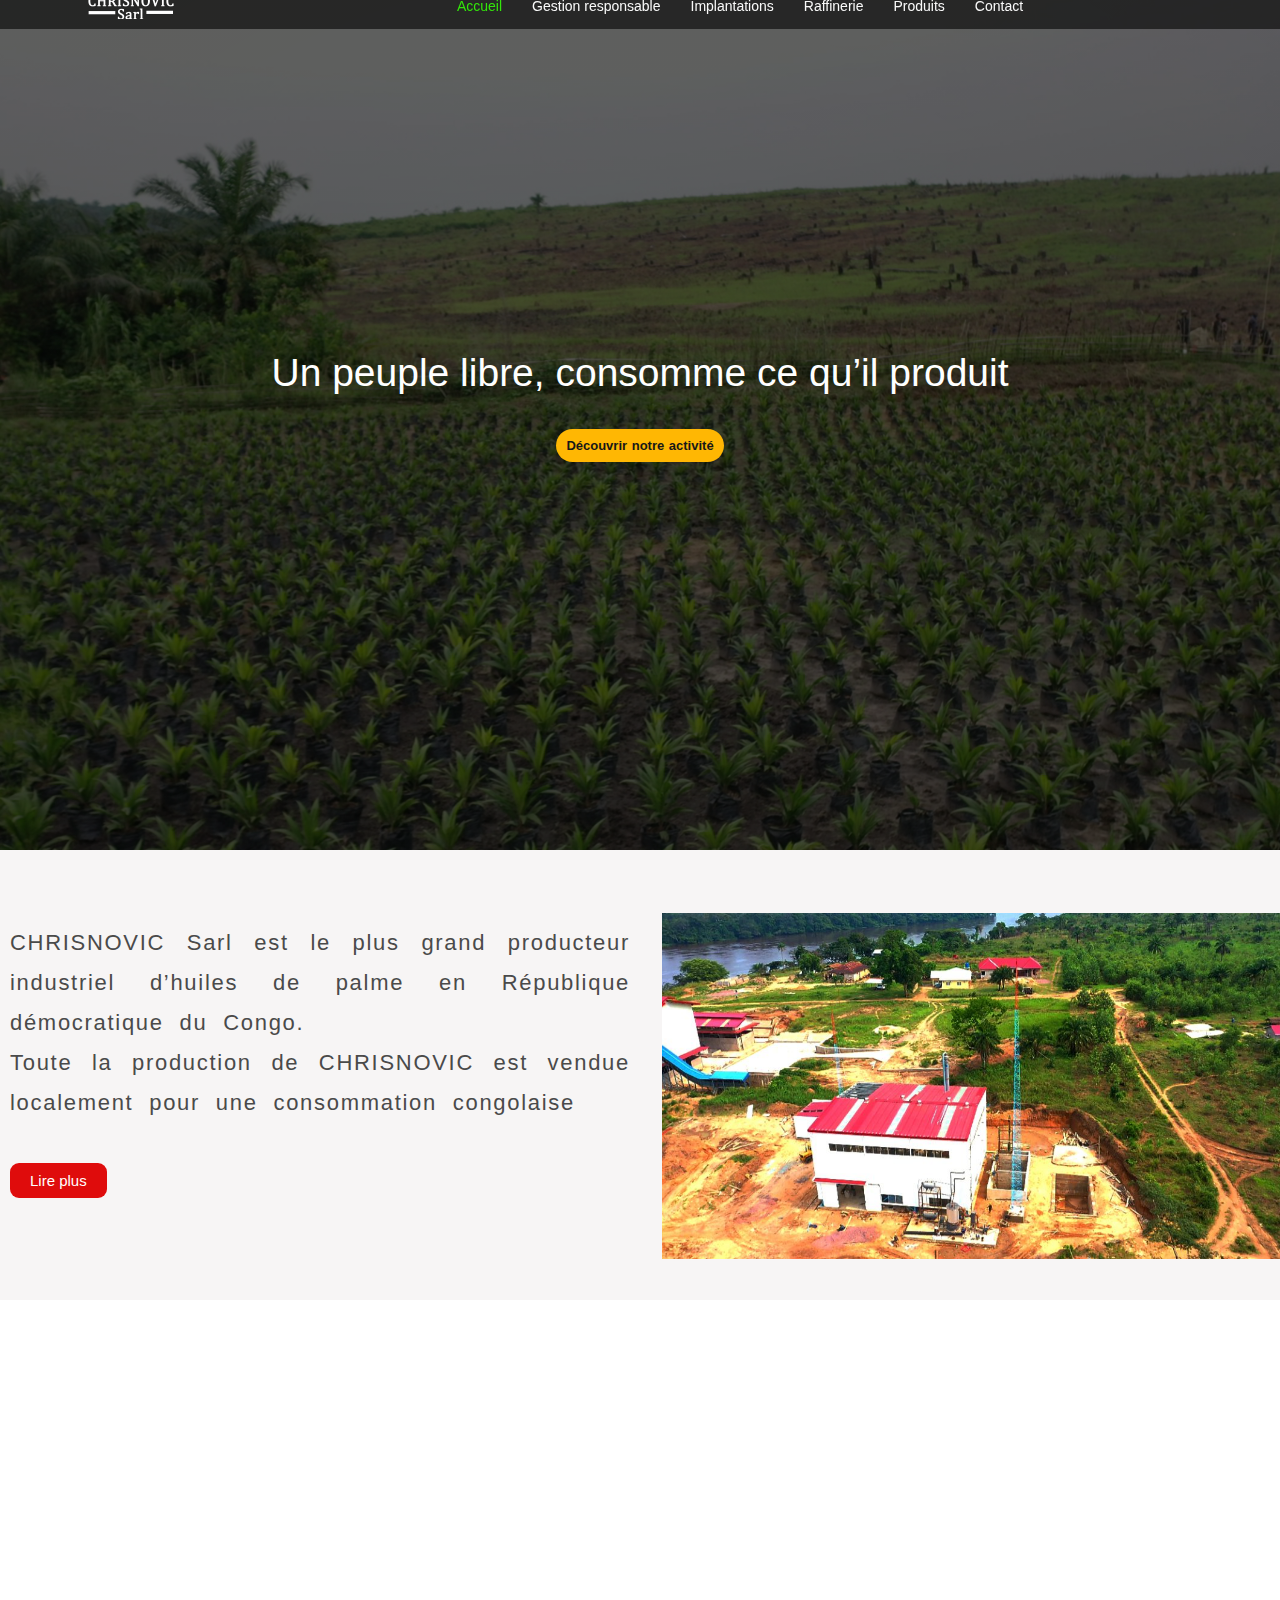
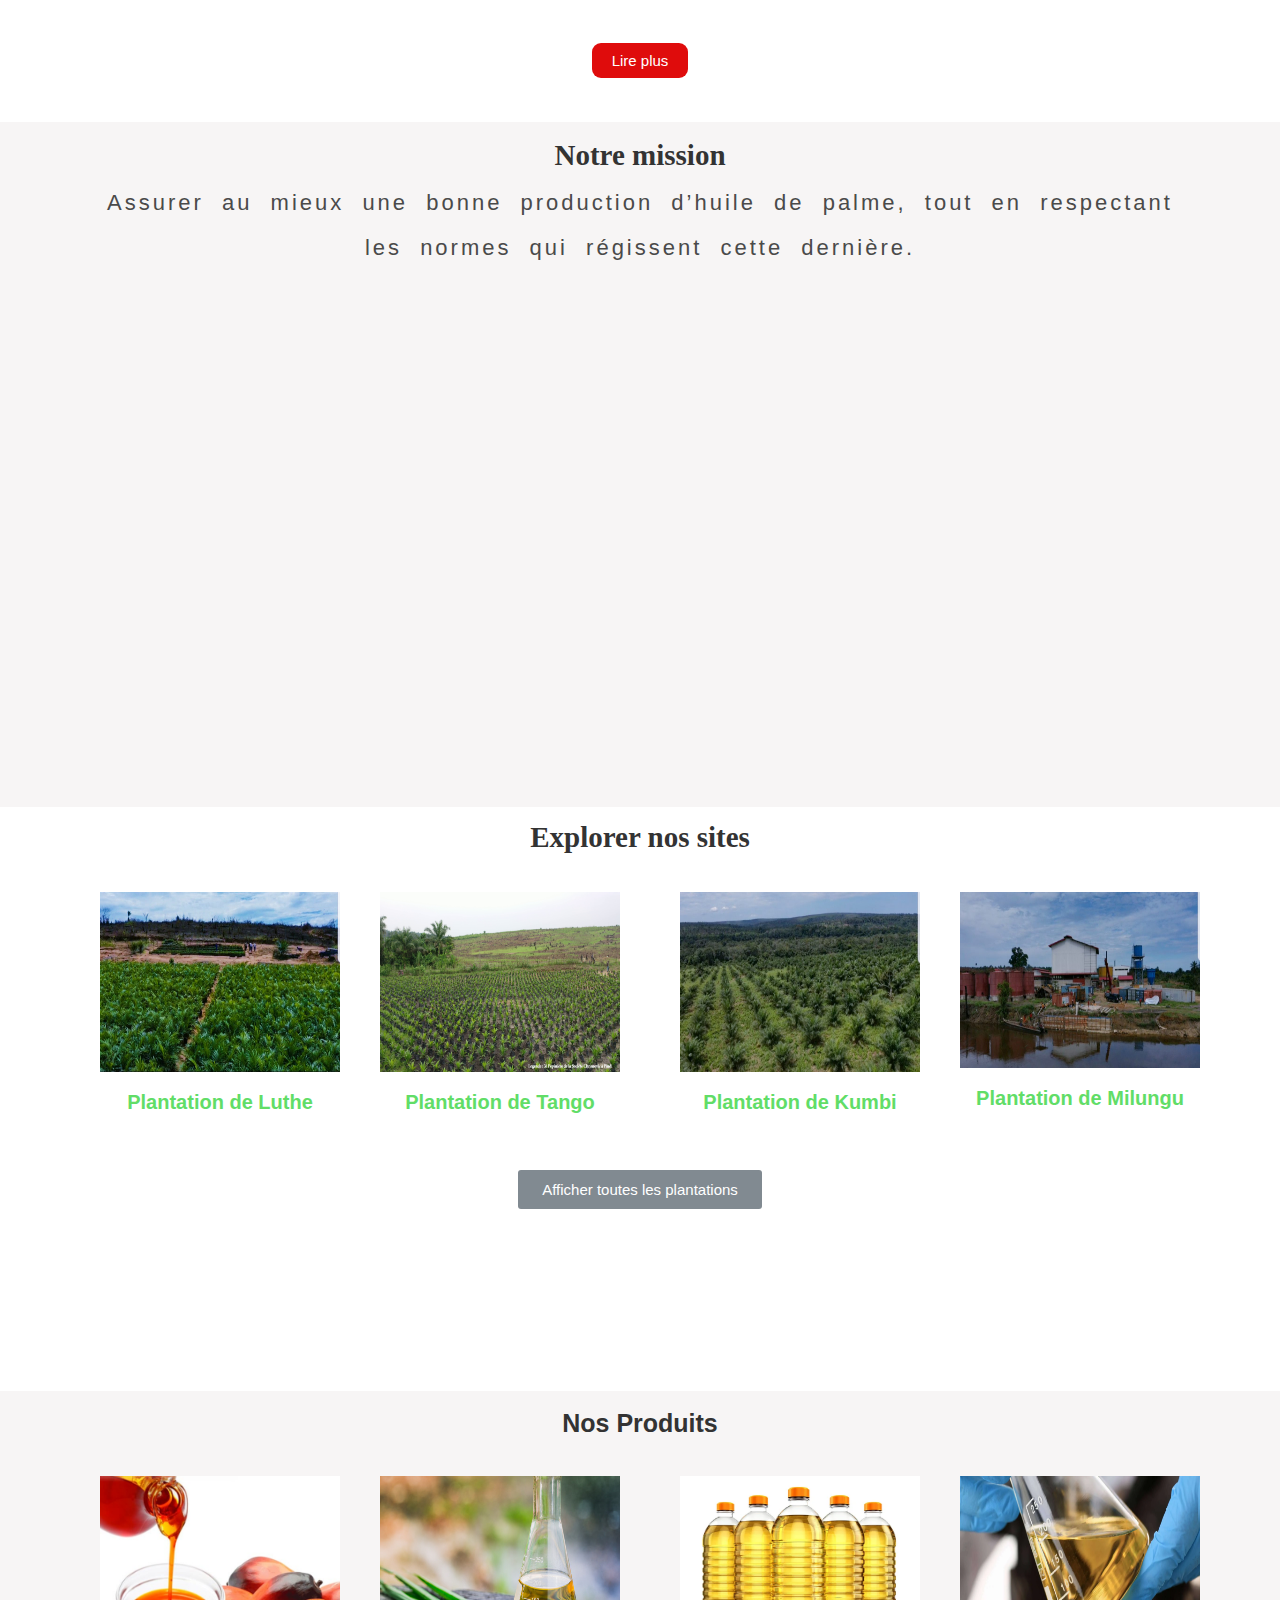
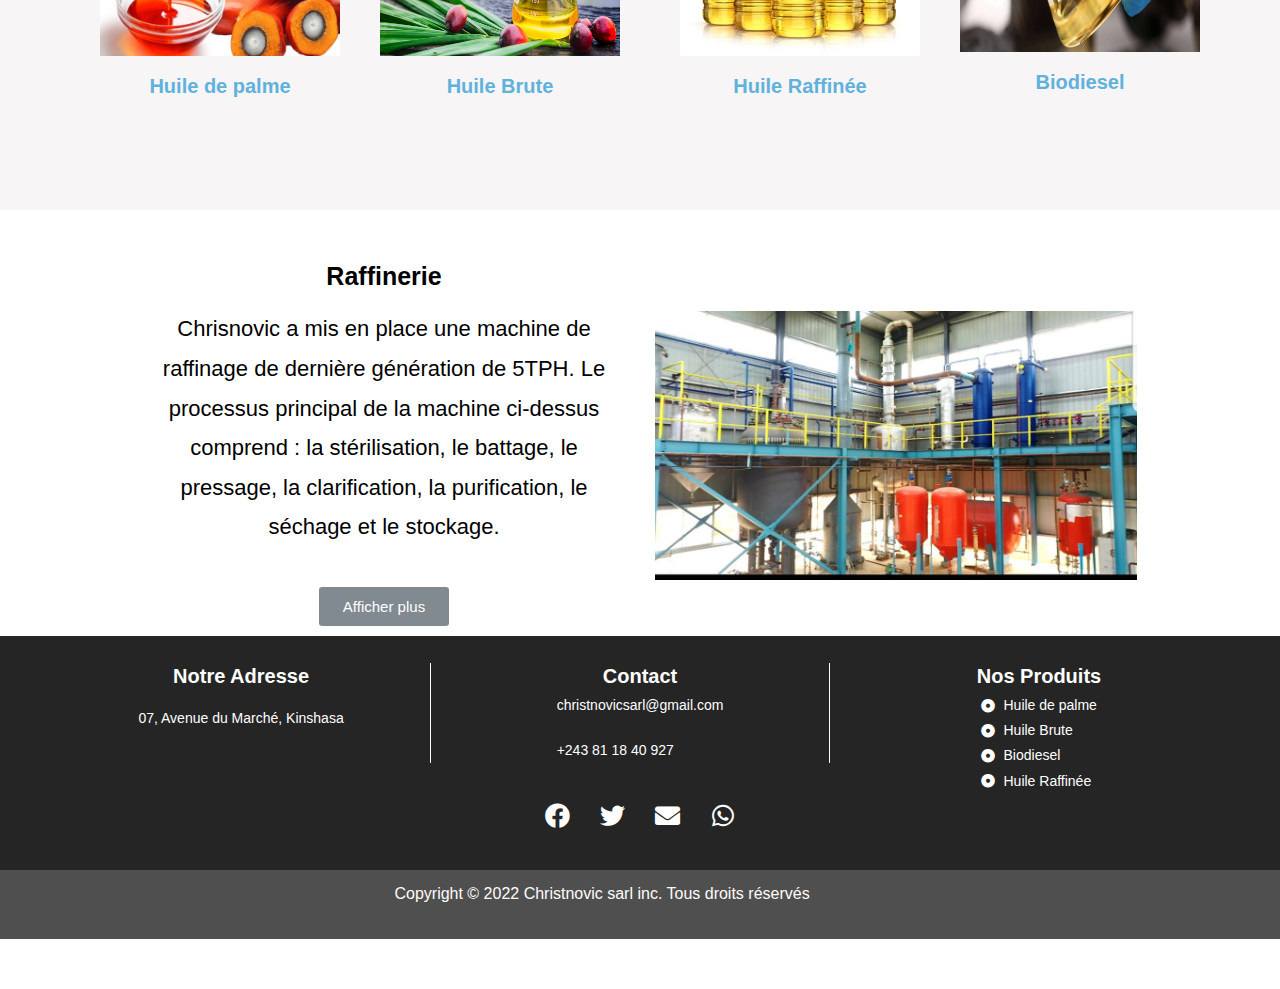
<file: index.html>
<!DOCTYPE html>
<html class="html" lang="fr-FR">
<head>
	<meta charset="UTF-8">
	<link rel="profile" href="https://gmpg.org/xfn/11">

	<title>Christnovic sarl &#8211; Un site utilisant WordPress</title>
<meta name="robots" content="max-image-preview:large">
<meta name="viewport" content="width=device-width, initial-scale=1">
<link rel="dns-prefetch" href="//s.w.org">
<link rel="alternate" type="application/rss+xml" title="Christnovic sarl &raquo; Flux" href="https://andykalo.github.io/chrisnovic-sarl/feed/">
<link rel="alternate" type="application/rss+xml" title="Christnovic sarl &raquo; Flux des commentaires" href="https://andykalo.github.io/chrisnovic-sarl/comments/feed/">
<script>
window._wpemojiSettings = {"baseUrl":"https:\/\/s.w.org\/images\/core\/emoji\/14.0.0\/72x72\/","ext":".png","svgUrl":"https:\/\/s.w.org\/images\/core\/emoji\/14.0.0\/svg\/","svgExt":".svg","source":{"concatemoji":"https:\/\/andykalo.github.io\/chrisnovic-sarl\/wp-includes\/js\/wp-emoji-release.min.js?ver=6.0.2"}};
/*! This file is auto-generated */
!function(e,a,t){var n,r,o,i=a.createElement("canvas"),p=i.getContext&&i.getContext("2d");function s(e,t){var a=String.fromCharCode,e=(p.clearRect(0,0,i.width,i.height),p.fillText(a.apply(this,e),0,0),i.toDataURL());return p.clearRect(0,0,i.width,i.height),p.fillText(a.apply(this,t),0,0),e===i.toDataURL()}function c(e){var t=a.createElement("script");t.src=e,t.defer=t.type="text/javascript",a.getElementsByTagName("head")[0].appendChild(t)}for(o=Array("flag","emoji"),t.supports={everything:!0,everythingExceptFlag:!0},r=0;r<o.length;r++)t.supports[o[r]]=function(e){if(!p||!p.fillText)return!1;switch(p.textBaseline="top",p.font="600 32px Arial",e){case"flag":return s([127987,65039,8205,9895,65039],[127987,65039,8203,9895,65039])?!1:!s([55356,56826,55356,56819],[55356,56826,8203,55356,56819])&&!s([55356,57332,56128,56423,56128,56418,56128,56421,56128,56430,56128,56423,56128,56447],[55356,57332,8203,56128,56423,8203,56128,56418,8203,56128,56421,8203,56128,56430,8203,56128,56423,8203,56128,56447]);case"emoji":return!s([129777,127995,8205,129778,127999],[129777,127995,8203,129778,127999])}return!1}(o[r]),t.supports.everything=t.supports.everything&&t.supports[o[r]],"flag"!==o[r]&&(t.supports.everythingExceptFlag=t.supports.everythingExceptFlag&&t.supports[o[r]]);t.supports.everythingExceptFlag=t.supports.everythingExceptFlag&&!t.supports.flag,t.DOMReady=!1,t.readyCallback=function(){t.DOMReady=!0},t.supports.everything||(n=function(){t.readyCallback()},a.addEventListener?(a.addEventListener("DOMContentLoaded",n,!1),e.addEventListener("load",n,!1)):(e.attachEvent("onload",n),a.attachEvent("onreadystatechange",function(){"complete"===a.readyState&&t.readyCallback()})),(e=t.source||{}).concatemoji?c(e.concatemoji):e.wpemoji&&e.twemoji&&(c(e.twemoji),c(e.wpemoji)))}(window,document,window._wpemojiSettings);
</script>
<style>img.wp-smiley,
img.emoji {
	display: inline !important;
	border: none !important;
	box-shadow: none !important;
	height: 1em !important;
	width: 1em !important;
	margin: 0 0.07em !important;
	vertical-align: -0.1em !important;
	background: none !important;
	padding: 0 !important;
}</style>
	<link rel="stylesheet" id="wp-block-library-css" href="https://andykalo.github.io/chrisnovic-sarl/wp-includes/css/dist/block-library/style.min.css?ver=6.0.2" media="all">
<style id="wp-block-library-theme-inline-css">.wp-block-audio figcaption{color:#555;font-size:13px;text-align:center}.is-dark-theme .wp-block-audio figcaption{color:hsla(0,0%,100%,.65)}.wp-block-code{border:1px solid #ccc;border-radius:4px;font-family:Menlo,Consolas,monaco,monospace;padding:.8em 1em}.wp-block-embed figcaption{color:#555;font-size:13px;text-align:center}.is-dark-theme .wp-block-embed figcaption{color:hsla(0,0%,100%,.65)}.blocks-gallery-caption{color:#555;font-size:13px;text-align:center}.is-dark-theme .blocks-gallery-caption{color:hsla(0,0%,100%,.65)}.wp-block-image figcaption{color:#555;font-size:13px;text-align:center}.is-dark-theme .wp-block-image figcaption{color:hsla(0,0%,100%,.65)}.wp-block-pullquote{border-top:4px solid;border-bottom:4px solid;margin-bottom:1.75em;color:currentColor}.wp-block-pullquote__citation,.wp-block-pullquote cite,.wp-block-pullquote footer{color:currentColor;text-transform:uppercase;font-size:.8125em;font-style:normal}.wp-block-quote{border-left:.25em solid;margin:0 0 1.75em;padding-left:1em}.wp-block-quote cite,.wp-block-quote footer{color:currentColor;font-size:.8125em;position:relative;font-style:normal}.wp-block-quote.has-text-align-right{border-left:none;border-right:.25em solid;padding-left:0;padding-right:1em}.wp-block-quote.has-text-align-center{border:none;padding-left:0}.wp-block-quote.is-large,.wp-block-quote.is-style-large,.wp-block-quote.is-style-plain{border:none}.wp-block-search .wp-block-search__label{font-weight:700}:where(.wp-block-group.has-background){padding:1.25em 2.375em}.wp-block-separator.has-css-opacity{opacity:.4}.wp-block-separator{border:none;border-bottom:2px solid;margin-left:auto;margin-right:auto}.wp-block-separator.has-alpha-channel-opacity{opacity:1}.wp-block-separator:not(.is-style-wide):not(.is-style-dots){width:100px}.wp-block-separator.has-background:not(.is-style-dots){border-bottom:none;height:1px}.wp-block-separator.has-background:not(.is-style-wide):not(.is-style-dots){height:2px}.wp-block-table thead{border-bottom:3px solid}.wp-block-table tfoot{border-top:3px solid}.wp-block-table td,.wp-block-table th{padding:.5em;border:1px solid;word-break:normal}.wp-block-table figcaption{color:#555;font-size:13px;text-align:center}.is-dark-theme .wp-block-table figcaption{color:hsla(0,0%,100%,.65)}.wp-block-video figcaption{color:#555;font-size:13px;text-align:center}.is-dark-theme .wp-block-video figcaption{color:hsla(0,0%,100%,.65)}.wp-block-template-part.has-background{padding:1.25em 2.375em;margin-top:0;margin-bottom:0}</style>
<style id="global-styles-inline-css">body{--wp--preset--color--black: #000000;--wp--preset--color--cyan-bluish-gray: #abb8c3;--wp--preset--color--white: #ffffff;--wp--preset--color--pale-pink: #f78da7;--wp--preset--color--vivid-red: #cf2e2e;--wp--preset--color--luminous-vivid-orange: #ff6900;--wp--preset--color--luminous-vivid-amber: #fcb900;--wp--preset--color--light-green-cyan: #7bdcb5;--wp--preset--color--vivid-green-cyan: #00d084;--wp--preset--color--pale-cyan-blue: #8ed1fc;--wp--preset--color--vivid-cyan-blue: #0693e3;--wp--preset--color--vivid-purple: #9b51e0;--wp--preset--gradient--vivid-cyan-blue-to-vivid-purple: linear-gradient(135deg,rgba(6,147,227,1) 0%,rgb(155,81,224) 100%);--wp--preset--gradient--light-green-cyan-to-vivid-green-cyan: linear-gradient(135deg,rgb(122,220,180) 0%,rgb(0,208,130) 100%);--wp--preset--gradient--luminous-vivid-amber-to-luminous-vivid-orange: linear-gradient(135deg,rgba(252,185,0,1) 0%,rgba(255,105,0,1) 100%);--wp--preset--gradient--luminous-vivid-orange-to-vivid-red: linear-gradient(135deg,rgba(255,105,0,1) 0%,rgb(207,46,46) 100%);--wp--preset--gradient--very-light-gray-to-cyan-bluish-gray: linear-gradient(135deg,rgb(238,238,238) 0%,rgb(169,184,195) 100%);--wp--preset--gradient--cool-to-warm-spectrum: linear-gradient(135deg,rgb(74,234,220) 0%,rgb(151,120,209) 20%,rgb(207,42,186) 40%,rgb(238,44,130) 60%,rgb(251,105,98) 80%,rgb(254,248,76) 100%);--wp--preset--gradient--blush-light-purple: linear-gradient(135deg,rgb(255,206,236) 0%,rgb(152,150,240) 100%);--wp--preset--gradient--blush-bordeaux: linear-gradient(135deg,rgb(254,205,165) 0%,rgb(254,45,45) 50%,rgb(107,0,62) 100%);--wp--preset--gradient--luminous-dusk: linear-gradient(135deg,rgb(255,203,112) 0%,rgb(199,81,192) 50%,rgb(65,88,208) 100%);--wp--preset--gradient--pale-ocean: linear-gradient(135deg,rgb(255,245,203) 0%,rgb(182,227,212) 50%,rgb(51,167,181) 100%);--wp--preset--gradient--electric-grass: linear-gradient(135deg,rgb(202,248,128) 0%,rgb(113,206,126) 100%);--wp--preset--gradient--midnight: linear-gradient(135deg,rgb(2,3,129) 0%,rgb(40,116,252) 100%);--wp--preset--duotone--dark-grayscale: url('#wp-duotone-dark-grayscale');--wp--preset--duotone--grayscale: url('#wp-duotone-grayscale');--wp--preset--duotone--purple-yellow: url('#wp-duotone-purple-yellow');--wp--preset--duotone--blue-red: url('#wp-duotone-blue-red');--wp--preset--duotone--midnight: url('#wp-duotone-midnight');--wp--preset--duotone--magenta-yellow: url('#wp-duotone-magenta-yellow');--wp--preset--duotone--purple-green: url('#wp-duotone-purple-green');--wp--preset--duotone--blue-orange: url('#wp-duotone-blue-orange');--wp--preset--font-size--small: 13px;--wp--preset--font-size--medium: 20px;--wp--preset--font-size--large: 36px;--wp--preset--font-size--x-large: 42px;}.has-black-color{color: var(--wp--preset--color--black) !important;}.has-cyan-bluish-gray-color{color: var(--wp--preset--color--cyan-bluish-gray) !important;}.has-white-color{color: var(--wp--preset--color--white) !important;}.has-pale-pink-color{color: var(--wp--preset--color--pale-pink) !important;}.has-vivid-red-color{color: var(--wp--preset--color--vivid-red) !important;}.has-luminous-vivid-orange-color{color: var(--wp--preset--color--luminous-vivid-orange) !important;}.has-luminous-vivid-amber-color{color: var(--wp--preset--color--luminous-vivid-amber) !important;}.has-light-green-cyan-color{color: var(--wp--preset--color--light-green-cyan) !important;}.has-vivid-green-cyan-color{color: var(--wp--preset--color--vivid-green-cyan) !important;}.has-pale-cyan-blue-color{color: var(--wp--preset--color--pale-cyan-blue) !important;}.has-vivid-cyan-blue-color{color: var(--wp--preset--color--vivid-cyan-blue) !important;}.has-vivid-purple-color{color: var(--wp--preset--color--vivid-purple) !important;}.has-black-background-color{background-color: var(--wp--preset--color--black) !important;}.has-cyan-bluish-gray-background-color{background-color: var(--wp--preset--color--cyan-bluish-gray) !important;}.has-white-background-color{background-color: var(--wp--preset--color--white) !important;}.has-pale-pink-background-color{background-color: var(--wp--preset--color--pale-pink) !important;}.has-vivid-red-background-color{background-color: var(--wp--preset--color--vivid-red) !important;}.has-luminous-vivid-orange-background-color{background-color: var(--wp--preset--color--luminous-vivid-orange) !important;}.has-luminous-vivid-amber-background-color{background-color: var(--wp--preset--color--luminous-vivid-amber) !important;}.has-light-green-cyan-background-color{background-color: var(--wp--preset--color--light-green-cyan) !important;}.has-vivid-green-cyan-background-color{background-color: var(--wp--preset--color--vivid-green-cyan) !important;}.has-pale-cyan-blue-background-color{background-color: var(--wp--preset--color--pale-cyan-blue) !important;}.has-vivid-cyan-blue-background-color{background-color: var(--wp--preset--color--vivid-cyan-blue) !important;}.has-vivid-purple-background-color{background-color: var(--wp--preset--color--vivid-purple) !important;}.has-black-border-color{border-color: var(--wp--preset--color--black) !important;}.has-cyan-bluish-gray-border-color{border-color: var(--wp--preset--color--cyan-bluish-gray) !important;}.has-white-border-color{border-color: var(--wp--preset--color--white) !important;}.has-pale-pink-border-color{border-color: var(--wp--preset--color--pale-pink) !important;}.has-vivid-red-border-color{border-color: var(--wp--preset--color--vivid-red) !important;}.has-luminous-vivid-orange-border-color{border-color: var(--wp--preset--color--luminous-vivid-orange) !important;}.has-luminous-vivid-amber-border-color{border-color: var(--wp--preset--color--luminous-vivid-amber) !important;}.has-light-green-cyan-border-color{border-color: var(--wp--preset--color--light-green-cyan) !important;}.has-vivid-green-cyan-border-color{border-color: var(--wp--preset--color--vivid-green-cyan) !important;}.has-pale-cyan-blue-border-color{border-color: var(--wp--preset--color--pale-cyan-blue) !important;}.has-vivid-cyan-blue-border-color{border-color: var(--wp--preset--color--vivid-cyan-blue) !important;}.has-vivid-purple-border-color{border-color: var(--wp--preset--color--vivid-purple) !important;}.has-vivid-cyan-blue-to-vivid-purple-gradient-background{background: var(--wp--preset--gradient--vivid-cyan-blue-to-vivid-purple) !important;}.has-light-green-cyan-to-vivid-green-cyan-gradient-background{background: var(--wp--preset--gradient--light-green-cyan-to-vivid-green-cyan) !important;}.has-luminous-vivid-amber-to-luminous-vivid-orange-gradient-background{background: var(--wp--preset--gradient--luminous-vivid-amber-to-luminous-vivid-orange) !important;}.has-luminous-vivid-orange-to-vivid-red-gradient-background{background: var(--wp--preset--gradient--luminous-vivid-orange-to-vivid-red) !important;}.has-very-light-gray-to-cyan-bluish-gray-gradient-background{background: var(--wp--preset--gradient--very-light-gray-to-cyan-bluish-gray) !important;}.has-cool-to-warm-spectrum-gradient-background{background: var(--wp--preset--gradient--cool-to-warm-spectrum) !important;}.has-blush-light-purple-gradient-background{background: var(--wp--preset--gradient--blush-light-purple) !important;}.has-blush-bordeaux-gradient-background{background: var(--wp--preset--gradient--blush-bordeaux) !important;}.has-luminous-dusk-gradient-background{background: var(--wp--preset--gradient--luminous-dusk) !important;}.has-pale-ocean-gradient-background{background: var(--wp--preset--gradient--pale-ocean) !important;}.has-electric-grass-gradient-background{background: var(--wp--preset--gradient--electric-grass) !important;}.has-midnight-gradient-background{background: var(--wp--preset--gradient--midnight) !important;}.has-small-font-size{font-size: var(--wp--preset--font-size--small) !important;}.has-medium-font-size{font-size: var(--wp--preset--font-size--medium) !important;}.has-large-font-size{font-size: var(--wp--preset--font-size--large) !important;}.has-x-large-font-size{font-size: var(--wp--preset--font-size--x-large) !important;}</style>
<link rel="stylesheet" id="hfe-style-css" href="https://andykalo.github.io/chrisnovic-sarl/wp-content/plugins/header-footer-elementor/assets/css/header-footer-elementor.css?ver=1.6.13" media="all">
<link rel="stylesheet" id="elementor-icons-css" href="https://andykalo.github.io/chrisnovic-sarl/wp-content/plugins/elementor/assets/lib/eicons/css/elementor-icons.min.css?ver=5.16.0" media="all">
<link rel="stylesheet" id="elementor-frontend-css" href="https://andykalo.github.io/chrisnovic-sarl/wp-content/plugins/elementor/assets/css/frontend-lite.min.css?ver=3.7.7" media="all">
<link rel="stylesheet" id="elementor-post-94-css" href="https://andykalo.github.io/chrisnovic-sarl/wp-content/uploads/elementor/css/post-94.css?ver=1664886443" media="all">
<link rel="stylesheet" id="elementor-pro-css" href="https://andykalo.github.io/chrisnovic-sarl/wp-content/plugins/elementor-pro/assets/css/frontend-lite.min.css?ver=3.7.7" media="all">
<link rel="stylesheet" id="elementor-post-676-css" href="https://andykalo.github.io/chrisnovic-sarl/wp-content/uploads/elementor/css/post-676.css?ver=1665391950" media="all">
<link rel="stylesheet" id="hfe-widgets-style-css" href="https://andykalo.github.io/chrisnovic-sarl/wp-content/plugins/header-footer-elementor/inc/widgets-css/frontend.css?ver=1.6.13" media="all">
<link rel="stylesheet" id="elementor-post-459-css" href="https://andykalo.github.io/chrisnovic-sarl/wp-content/uploads/elementor/css/post-459.css?ver=1665388297" media="all">
<link rel="stylesheet" id="font-awesome-css" href="https://andykalo.github.io/chrisnovic-sarl/wp-content/themes/oceanwp/assets/fonts/fontawesome/css/all.min.css?ver=5.15.1" media="all">
<link rel="stylesheet" id="simple-line-icons-css" href="https://andykalo.github.io/chrisnovic-sarl/wp-content/themes/oceanwp/assets/css/third/simple-line-icons.min.css?ver=2.4.0" media="all">
<link rel="stylesheet" id="oceanwp-style-css" href="https://andykalo.github.io/chrisnovic-sarl/wp-content/themes/oceanwp/assets/css/style.min.css?ver=3.3.5" media="all">
<link rel="stylesheet" id="eael-general-css" href="https://andykalo.github.io/chrisnovic-sarl/wp-content/plugins/essential-addons-for-elementor-lite/assets/front-end/css/view/general.min.css?ver=5.3.2" media="all">
<link rel="stylesheet" id="google-fonts-1-css" href="https://fonts.googleapis.com/css?family=Roboto%3A100%2C100italic%2C200%2C200italic%2C300%2C300italic%2C400%2C400italic%2C500%2C500italic%2C600%2C600italic%2C700%2C700italic%2C800%2C800italic%2C900%2C900italic%7CRoboto+Slab%3A100%2C100italic%2C200%2C200italic%2C300%2C300italic%2C400%2C400italic%2C500%2C500italic%2C600%2C600italic%2C700%2C700italic%2C800%2C800italic%2C900%2C900italic&#038;display=auto&#038;ver=6.0.2" media="all">
<link rel="stylesheet" id="elementor-icons-shared-0-css" href="https://andykalo.github.io/chrisnovic-sarl/wp-content/plugins/elementor/assets/lib/font-awesome/css/fontawesome.min.css?ver=5.15.3" media="all">
<link rel="stylesheet" id="elementor-icons-fa-solid-css" href="https://andykalo.github.io/chrisnovic-sarl/wp-content/plugins/elementor/assets/lib/font-awesome/css/solid.min.css?ver=5.15.3" media="all">
<link rel="stylesheet" id="elementor-icons-fa-brands-css" href="https://andykalo.github.io/chrisnovic-sarl/wp-content/plugins/elementor/assets/lib/font-awesome/css/brands.min.css?ver=5.15.3" media="all">
<script src="https://andykalo.github.io/chrisnovic-sarl/wp-includes/js/jquery/jquery.min.js?ver=3.6.0" id="jquery-core-js"></script>
<script src="https://andykalo.github.io/chrisnovic-sarl/wp-includes/js/jquery/jquery-migrate.min.js?ver=3.3.2" id="jquery-migrate-js"></script>
<link rel="https://api.w.org/" href="https://andykalo.github.io/chrisnovic-sarl/wp-json/">
<link rel="alternate" type="application/json" href="https://andykalo.github.io/chrisnovic-sarl/wp-json/wp/v2/pages/676">
<link rel="EditURI" type="application/rsd+xml" title="RSD" href="https://andykalo.github.io/chrisnovic-sarl/xmlrpc.php?rsd">
<link rel="wlwmanifest" type="application/wlwmanifest+xml" href="https://andykalo.github.io/chrisnovic-sarl/wp-includes/wlwmanifest.xml"> 
<meta name="generator" content="WordPress 6.0.2">
<link rel="canonical" href="https://andykalo.github.io/chrisnovic-sarl/">
<link rel="shortlink" href="https://andykalo.github.io/chrisnovic-sarl/">
<link rel="alternate" type="application/json+oembed" href="https://andykalo.github.io/chrisnovic-sarl/wp-json/oembed/1.0/embed?url=https%3A%2F%2Fandykalo.github.io%2Fchrisnovic-sarl%2F">
<link rel="alternate" type="text/xml+oembed" href="https://andykalo.github.io/chrisnovic-sarl/wp-json/oembed/1.0/embed?url=https%3A%2F%2Fandykalo.github.io%2Fchrisnovic-sarl%2F&#038;format=xml">
<!-- OceanWP CSS -->
<style type="text/css">/* Header CSS */#site-header.has-header-media .overlay-header-media{background-color:rgba(0,0,0,0.5)}</style>
</head>

<body class="home page-template page-template-elementor_header_footer page page-id-676 wp-custom-logo wp-embed-responsive ehf-footer ehf-template-oceanwp ehf-stylesheet-oceanwp oceanwp-theme dropdown-mobile no-header-border default-breakpoint has-sidebar content-right-sidebar page-header-disabled elementor-default elementor-template-full-width elementor-kit-94 elementor-page elementor-page-676" itemscope="itemscope" itemtype="https://schema.org/WebPage">

	<svg xmlns="http://www.w3.org/2000/svg" viewbox="0 0 0 0" width="0" height="0" focusable="false" role="none" style="visibility: hidden; position: absolute; left: -9999px; overflow: hidden;"><defs><filter id="wp-duotone-dark-grayscale"><fecolormatrix color-interpolation-filters="sRGB" type="matrix" values=" .299 .587 .114 0 0 .299 .587 .114 0 0 .299 .587 .114 0 0 .299 .587 .114 0 0 "></fecolormatrix><fecomponenttransfer color-interpolation-filters="sRGB"><fefuncr type="table" tablevalues="0 0.49803921568627"></fefuncr><fefuncg type="table" tablevalues="0 0.49803921568627"></fefuncg><fefuncb type="table" tablevalues="0 0.49803921568627"></fefuncb><fefunca type="table" tablevalues="1 1"></fefunca></fecomponenttransfer><fecomposite in2="SourceGraphic" operator="in"></fecomposite></filter></defs></svg><svg xmlns="http://www.w3.org/2000/svg" viewbox="0 0 0 0" width="0" height="0" focusable="false" role="none" style="visibility: hidden; position: absolute; left: -9999px; overflow: hidden;"><defs><filter id="wp-duotone-grayscale"><fecolormatrix color-interpolation-filters="sRGB" type="matrix" values=" .299 .587 .114 0 0 .299 .587 .114 0 0 .299 .587 .114 0 0 .299 .587 .114 0 0 "></fecolormatrix><fecomponenttransfer color-interpolation-filters="sRGB"><fefuncr type="table" tablevalues="0 1"></fefuncr><fefuncg type="table" tablevalues="0 1"></fefuncg><fefuncb type="table" tablevalues="0 1"></fefuncb><fefunca type="table" tablevalues="1 1"></fefunca></fecomponenttransfer><fecomposite in2="SourceGraphic" operator="in"></fecomposite></filter></defs></svg><svg xmlns="http://www.w3.org/2000/svg" viewbox="0 0 0 0" width="0" height="0" focusable="false" role="none" style="visibility: hidden; position: absolute; left: -9999px; overflow: hidden;"><defs><filter id="wp-duotone-purple-yellow"><fecolormatrix color-interpolation-filters="sRGB" type="matrix" values=" .299 .587 .114 0 0 .299 .587 .114 0 0 .299 .587 .114 0 0 .299 .587 .114 0 0 "></fecolormatrix><fecomponenttransfer color-interpolation-filters="sRGB"><fefuncr type="table" tablevalues="0.54901960784314 0.98823529411765"></fefuncr><fefuncg type="table" tablevalues="0 1"></fefuncg><fefuncb type="table" tablevalues="0.71764705882353 0.25490196078431"></fefuncb><fefunca type="table" tablevalues="1 1"></fefunca></fecomponenttransfer><fecomposite in2="SourceGraphic" operator="in"></fecomposite></filter></defs></svg><svg xmlns="http://www.w3.org/2000/svg" viewbox="0 0 0 0" width="0" height="0" focusable="false" role="none" style="visibility: hidden; position: absolute; left: -9999px; overflow: hidden;"><defs><filter id="wp-duotone-blue-red"><fecolormatrix color-interpolation-filters="sRGB" type="matrix" values=" .299 .587 .114 0 0 .299 .587 .114 0 0 .299 .587 .114 0 0 .299 .587 .114 0 0 "></fecolormatrix><fecomponenttransfer color-interpolation-filters="sRGB"><fefuncr type="table" tablevalues="0 1"></fefuncr><fefuncg type="table" tablevalues="0 0.27843137254902"></fefuncg><fefuncb type="table" tablevalues="0.5921568627451 0.27843137254902"></fefuncb><fefunca type="table" tablevalues="1 1"></fefunca></fecomponenttransfer><fecomposite in2="SourceGraphic" operator="in"></fecomposite></filter></defs></svg><svg xmlns="http://www.w3.org/2000/svg" viewbox="0 0 0 0" width="0" height="0" focusable="false" role="none" style="visibility: hidden; position: absolute; left: -9999px; overflow: hidden;"><defs><filter id="wp-duotone-midnight"><fecolormatrix color-interpolation-filters="sRGB" type="matrix" values=" .299 .587 .114 0 0 .299 .587 .114 0 0 .299 .587 .114 0 0 .299 .587 .114 0 0 "></fecolormatrix><fecomponenttransfer color-interpolation-filters="sRGB"><fefuncr type="table" tablevalues="0 0"></fefuncr><fefuncg type="table" tablevalues="0 0.64705882352941"></fefuncg><fefuncb type="table" tablevalues="0 1"></fefuncb><fefunca type="table" tablevalues="1 1"></fefunca></fecomponenttransfer><fecomposite in2="SourceGraphic" operator="in"></fecomposite></filter></defs></svg><svg xmlns="http://www.w3.org/2000/svg" viewbox="0 0 0 0" width="0" height="0" focusable="false" role="none" style="visibility: hidden; position: absolute; left: -9999px; overflow: hidden;"><defs><filter id="wp-duotone-magenta-yellow"><fecolormatrix color-interpolation-filters="sRGB" type="matrix" values=" .299 .587 .114 0 0 .299 .587 .114 0 0 .299 .587 .114 0 0 .299 .587 .114 0 0 "></fecolormatrix><fecomponenttransfer color-interpolation-filters="sRGB"><fefuncr type="table" tablevalues="0.78039215686275 1"></fefuncr><fefuncg type="table" tablevalues="0 0.94901960784314"></fefuncg><fefuncb type="table" tablevalues="0.35294117647059 0.47058823529412"></fefuncb><fefunca type="table" tablevalues="1 1"></fefunca></fecomponenttransfer><fecomposite in2="SourceGraphic" operator="in"></fecomposite></filter></defs></svg><svg xmlns="http://www.w3.org/2000/svg" viewbox="0 0 0 0" width="0" height="0" focusable="false" role="none" style="visibility: hidden; position: absolute; left: -9999px; overflow: hidden;"><defs><filter id="wp-duotone-purple-green"><fecolormatrix color-interpolation-filters="sRGB" type="matrix" values=" .299 .587 .114 0 0 .299 .587 .114 0 0 .299 .587 .114 0 0 .299 .587 .114 0 0 "></fecolormatrix><fecomponenttransfer color-interpolation-filters="sRGB"><fefuncr type="table" tablevalues="0.65098039215686 0.40392156862745"></fefuncr><fefuncg type="table" tablevalues="0 1"></fefuncg><fefuncb type="table" tablevalues="0.44705882352941 0.4"></fefuncb><fefunca type="table" tablevalues="1 1"></fefunca></fecomponenttransfer><fecomposite in2="SourceGraphic" operator="in"></fecomposite></filter></defs></svg><svg xmlns="http://www.w3.org/2000/svg" viewbox="0 0 0 0" width="0" height="0" focusable="false" role="none" style="visibility: hidden; position: absolute; left: -9999px; overflow: hidden;"><defs><filter id="wp-duotone-blue-orange"><fecolormatrix color-interpolation-filters="sRGB" type="matrix" values=" .299 .587 .114 0 0 .299 .587 .114 0 0 .299 .587 .114 0 0 .299 .587 .114 0 0 "></fecolormatrix><fecomponenttransfer color-interpolation-filters="sRGB"><fefuncr type="table" tablevalues="0.098039215686275 1"></fefuncr><fefuncg type="table" tablevalues="0 0.66274509803922"></fefuncg><fefuncb type="table" tablevalues="0.84705882352941 0.41960784313725"></fefuncb><fefunca type="table" tablevalues="1 1"></fefunca></fecomponenttransfer><fecomposite in2="SourceGraphic" operator="in"></fecomposite></filter></defs></svg>
	
	<div id="outer-wrap" class="site clr">

		<a class="skip-link screen-reader-text" href="#main">Skip to content</a>

		
		<div id="wrap" class="clr">

			
			
<header id="site-header" class="custom-header clr" data-height="74" itemscope="itemscope" itemtype="https://schema.org/WPHeader" role="banner">

	
		

<div id="site-header-inner" class="clr">

	
</div>


<div id="mobile-dropdown" class="clr">

	<nav class="clr" itemscope="itemscope" itemtype="https://schema.org/SiteNavigationElement">

		
<div id="mobile-menu-search" class="clr">
	<form aria-label="Rechercher sur ce site" method="get" action="http://localhost/Chrisnovic/Site/" class="mobile-searchform">
		<input aria-label="Insert search query" value="" class="field" id="ocean-mobile-search-1" type="search" name="s" autocomplete="off" placeholder="Rechercher">
		<button aria-label="Envoyer la recherche" type="submit" class="searchform-submit">
			<i class=" icon-magnifier" aria-hidden="true" role="img"></i>		</button>
					</form>
</div>
<!-- .mobile-menu-search -->

	</nav>

</div>


		
		
</header><!-- #site-header -->


			
			<main id="main" class="site-main clr" role="main">

						<div data-elementor-type="wp-page" data-elementor-id="676" class="elementor elementor-676">
							<div class="elementor-element elementor-element-d9ecc74 e-container--row e-container" data-id="d9ecc74" data-element_type="container" data-settings="{&quot;background_background&quot;:&quot;classic&quot;,&quot;sticky&quot;:&quot;top&quot;,&quot;sticky_offset_mobile&quot;:0,&quot;sticky_effects_offset_mobile&quot;:0,&quot;sticky_on&quot;:[&quot;desktop&quot;,&quot;tablet&quot;],&quot;position&quot;:&quot;fixed&quot;,&quot;sticky_offset&quot;:0,&quot;sticky_effects_offset&quot;:0}">		<div class="elementor-element elementor-element-0e7226f e-container--column e-container" data-id="0e7226f" data-element_type="container">				<div class="elementor-element elementor-element-7913d4e elementor-widget elementor-widget-site-logo" data-id="7913d4e" data-element_type="widget" data-settings="{&quot;align_mobile&quot;:&quot;center&quot;,&quot;width_mobile&quot;:{&quot;unit&quot;:&quot;%&quot;,&quot;size&quot;:100,&quot;sizes&quot;:[]},&quot;align&quot;:&quot;center&quot;,&quot;width&quot;:{&quot;unit&quot;:&quot;%&quot;,&quot;size&quot;:&quot;&quot;,&quot;sizes&quot;:[]},&quot;width_tablet&quot;:{&quot;unit&quot;:&quot;%&quot;,&quot;size&quot;:&quot;&quot;,&quot;sizes&quot;:[]},&quot;space&quot;:{&quot;unit&quot;:&quot;%&quot;,&quot;size&quot;:&quot;&quot;,&quot;sizes&quot;:[]},&quot;space_tablet&quot;:{&quot;unit&quot;:&quot;%&quot;,&quot;size&quot;:&quot;&quot;,&quot;sizes&quot;:[]},&quot;space_mobile&quot;:{&quot;unit&quot;:&quot;%&quot;,&quot;size&quot;:&quot;&quot;,&quot;sizes&quot;:[]},&quot;image_border_radius&quot;:{&quot;unit&quot;:&quot;px&quot;,&quot;top&quot;:&quot;&quot;,&quot;right&quot;:&quot;&quot;,&quot;bottom&quot;:&quot;&quot;,&quot;left&quot;:&quot;&quot;,&quot;isLinked&quot;:true},&quot;image_border_radius_tablet&quot;:{&quot;unit&quot;:&quot;px&quot;,&quot;top&quot;:&quot;&quot;,&quot;right&quot;:&quot;&quot;,&quot;bottom&quot;:&quot;&quot;,&quot;left&quot;:&quot;&quot;,&quot;isLinked&quot;:true},&quot;image_border_radius_mobile&quot;:{&quot;unit&quot;:&quot;px&quot;,&quot;top&quot;:&quot;&quot;,&quot;right&quot;:&quot;&quot;,&quot;bottom&quot;:&quot;&quot;,&quot;left&quot;:&quot;&quot;,&quot;isLinked&quot;:true},&quot;caption_padding&quot;:{&quot;unit&quot;:&quot;px&quot;,&quot;top&quot;:&quot;&quot;,&quot;right&quot;:&quot;&quot;,&quot;bottom&quot;:&quot;&quot;,&quot;left&quot;:&quot;&quot;,&quot;isLinked&quot;:true},&quot;caption_padding_tablet&quot;:{&quot;unit&quot;:&quot;px&quot;,&quot;top&quot;:&quot;&quot;,&quot;right&quot;:&quot;&quot;,&quot;bottom&quot;:&quot;&quot;,&quot;left&quot;:&quot;&quot;,&quot;isLinked&quot;:true},&quot;caption_padding_mobile&quot;:{&quot;unit&quot;:&quot;px&quot;,&quot;top&quot;:&quot;&quot;,&quot;right&quot;:&quot;&quot;,&quot;bottom&quot;:&quot;&quot;,&quot;left&quot;:&quot;&quot;,&quot;isLinked&quot;:true},&quot;caption_space&quot;:{&quot;unit&quot;:&quot;px&quot;,&quot;size&quot;:0,&quot;sizes&quot;:[]},&quot;caption_space_tablet&quot;:{&quot;unit&quot;:&quot;px&quot;,&quot;size&quot;:&quot;&quot;,&quot;sizes&quot;:[]},&quot;caption_space_mobile&quot;:{&quot;unit&quot;:&quot;px&quot;,&quot;size&quot;:&quot;&quot;,&quot;sizes&quot;:[]}}" data-widget_type="site-logo.default">
				<div class="elementor-widget-container">
					<div class="hfe-site-logo">
													<a data-elementor-open-lightbox="" class="elementor-clickable" href="https://andykalo.github.io/chrisnovic-sarl">
							<div class="hfe-site-logo-set">           
				<div class="hfe-site-logo-container">
					<img class="hfe-site-logo-img elementor-animation-" src="https://andykalo.github.io/chrisnovic-sarl/wp-content/uploads/elementor/thumbs/logo1-pvwf3kwyxq1qex29h83fq8pf6j7jyle5hq54cttbay.png" alt="logo1">
				</div>
			</div>
							</a>
						</div>  
					</div>
				</div>
		</div>		<div class="elementor-element elementor-element-f79a628 elementor-nav-menu__align-center elementor-widget__width-inherit elementor-widget-tablet__width-inherit elementor-widget-mobile__width-inherit elementor-absolute elementor-nav-menu--dropdown-tablet elementor-nav-menu__text-align-aside elementor-nav-menu--toggle elementor-nav-menu--burger elementor-widget elementor-widget-nav-menu" data-id="f79a628" data-element_type="widget" data-settings="{&quot;toggle_icon_hover_animation&quot;:&quot;grow&quot;,&quot;_animation_tablet&quot;:&quot;none&quot;,&quot;_position&quot;:&quot;absolute&quot;,&quot;layout&quot;:&quot;horizontal&quot;,&quot;submenu_icon&quot;:{&quot;value&quot;:&quot;&lt;i class=\&quot;fas fa-caret-down\&quot;&gt;&lt;\/i&gt;&quot;,&quot;library&quot;:&quot;fa-solid&quot;},&quot;toggle&quot;:&quot;burger&quot;}" data-widget_type="nav-menu.default">
				<div class="elementor-widget-container">
			<link rel="stylesheet" href="https://andykalo.github.io/chrisnovic-sarl/wp-content/plugins/elementor-pro/assets/css/widget-nav-menu.min.css">			<nav migration_allowed="1" migrated="0" role="navigation" class="elementor-nav-menu--main elementor-nav-menu__container elementor-nav-menu--layout-horizontal e--pointer-text e--animation-grow">
				<ul id="menu-1-f79a628" class="elementor-nav-menu">
<li class="menu-item menu-item-type-post_type menu-item-object-page menu-item-home current-menu-item page_item page-item-676 current_page_item menu-item-857"><a href="https://andykalo.github.io/chrisnovic-sarl/" aria-current="page" class="elementor-item elementor-item-active">Accueil</a></li>
<li class="menu-item menu-item-type-post_type menu-item-object-page menu-item-has-children menu-item-409">
<a href="https://andykalo.github.io/chrisnovic-sarl/gestion-responsable/" class="elementor-item">Gestion responsable</a>
<ul class="sub-menu elementor-nav-menu--dropdown">
	<li class="menu-item menu-item-type-post_type menu-item-object-page menu-item-907"><a href="https://andykalo.github.io/chrisnovic-sarl/profil/" class="elementor-sub-item">Profil</a></li>
	<li class="menu-item menu-item-type-post_type menu-item-object-page menu-item-924"><a href="https://andykalo.github.io/chrisnovic-sarl/mission/" class="elementor-sub-item">Mission</a></li>
	<li class="menu-item menu-item-type-post_type menu-item-object-page menu-item-923"><a href="https://andykalo.github.io/chrisnovic-sarl/vision/" class="elementor-sub-item">Vision</a></li>
	<li class="menu-item menu-item-type-post_type menu-item-object-page menu-item-922"><a href="https://andykalo.github.io/chrisnovic-sarl/environnement/" class="elementor-sub-item">Environnement</a></li>
</ul>
</li>
<li class="menu-item menu-item-type-post_type menu-item-object-page menu-item-has-children menu-item-410">
<a href="https://andykalo.github.io/chrisnovic-sarl/implantations/" class="elementor-item">Implantations</a>
<ul class="sub-menu elementor-nav-menu--dropdown">
	<li class="menu-item menu-item-type-custom menu-item-object-custom menu-item-417"><a href="#" class="elementor-sub-item elementor-item-anchor">Géo-localisation</a></li>
	<li class="menu-item menu-item-type-post_type menu-item-object-page menu-item-has-children menu-item-420">
<a href="https://andykalo.github.io/chrisnovic-sarl/exploitation-site/" class="elementor-sub-item">Exploitation Site</a>
	<ul class="sub-menu elementor-nav-menu--dropdown">
		<li class="menu-item menu-item-type-custom menu-item-object-custom menu-item-421"><a href="#" class="elementor-sub-item elementor-item-anchor">Plantation Luthe</a></li>
		<li class="menu-item menu-item-type-custom menu-item-object-custom menu-item-422"><a href="#" class="elementor-sub-item elementor-item-anchor">Plantation Milundu</a></li>
		<li class="menu-item menu-item-type-custom menu-item-object-custom menu-item-423"><a href="#" class="elementor-sub-item elementor-item-anchor">Plantation Pindi</a></li>
		<li class="menu-item menu-item-type-custom menu-item-object-custom menu-item-424"><a href="#" class="elementor-sub-item elementor-item-anchor">Plantation Tango</a></li>
		<li class="menu-item menu-item-type-custom menu-item-object-custom menu-item-425"><a href="#" class="elementor-sub-item elementor-item-anchor">Plantation Lundu</a></li>
		<li class="menu-item menu-item-type-custom menu-item-object-custom menu-item-426"><a href="#" class="elementor-sub-item elementor-item-anchor">Plantation Kumbi</a></li>
	</ul>
</li>
</ul>
</li>
<li class="menu-item menu-item-type-post_type menu-item-object-page menu-item-412"><a href="https://andykalo.github.io/chrisnovic-sarl/raffinerie/" class="elementor-item">Raffinerie</a></li>
<li class="menu-item menu-item-type-post_type menu-item-object-page menu-item-411"><a href="https://andykalo.github.io/chrisnovic-sarl/produits/" class="elementor-item">Produits</a></li>
<li class="menu-item menu-item-type-post_type menu-item-object-page menu-item-429"><a href="https://andykalo.github.io/chrisnovic-sarl/contact/" class="elementor-item">Contact</a></li>
</ul>			</nav>
					<div class="elementor-menu-toggle" role="button" tabindex="0" aria-label="Menu Toggle" aria-expanded="false">
			<i aria-hidden="true" role="presentation" class="elementor-menu-toggle__icon--open elementor-animation-grow eicon-menu-bar"></i><i aria-hidden="true" role="presentation" class="elementor-menu-toggle__icon--close elementor-animation-grow eicon-close"></i>			<span class="elementor-screen-only">Menu</span>
		</div>
			<nav class="elementor-nav-menu--dropdown elementor-nav-menu__container" role="navigation" aria-hidden="true">
				<ul id="menu-2-f79a628" class="elementor-nav-menu">
<li class="menu-item menu-item-type-post_type menu-item-object-page menu-item-home current-menu-item page_item page-item-676 current_page_item menu-item-857"><a href="https://andykalo.github.io/chrisnovic-sarl/" aria-current="page" class="elementor-item elementor-item-active" tabindex="-1">Accueil</a></li>
<li class="menu-item menu-item-type-post_type menu-item-object-page menu-item-has-children menu-item-409">
<a href="https://andykalo.github.io/chrisnovic-sarl/gestion-responsable/" class="elementor-item" tabindex="-1">Gestion responsable</a>
<ul class="sub-menu elementor-nav-menu--dropdown">
	<li class="menu-item menu-item-type-post_type menu-item-object-page menu-item-907"><a href="https://andykalo.github.io/chrisnovic-sarl/profil/" class="elementor-sub-item" tabindex="-1">Profil</a></li>
	<li class="menu-item menu-item-type-post_type menu-item-object-page menu-item-924"><a href="https://andykalo.github.io/chrisnovic-sarl/mission/" class="elementor-sub-item" tabindex="-1">Mission</a></li>
	<li class="menu-item menu-item-type-post_type menu-item-object-page menu-item-923"><a href="https://andykalo.github.io/chrisnovic-sarl/vision/" class="elementor-sub-item" tabindex="-1">Vision</a></li>
	<li class="menu-item menu-item-type-post_type menu-item-object-page menu-item-922"><a href="https://andykalo.github.io/chrisnovic-sarl/environnement/" class="elementor-sub-item" tabindex="-1">Environnement</a></li>
</ul>
</li>
<li class="menu-item menu-item-type-post_type menu-item-object-page menu-item-has-children menu-item-410">
<a href="https://andykalo.github.io/chrisnovic-sarl/implantations/" class="elementor-item" tabindex="-1">Implantations</a>
<ul class="sub-menu elementor-nav-menu--dropdown">
	<li class="menu-item menu-item-type-custom menu-item-object-custom menu-item-417"><a href="#" class="elementor-sub-item elementor-item-anchor" tabindex="-1">Géo-localisation</a></li>
	<li class="menu-item menu-item-type-post_type menu-item-object-page menu-item-has-children menu-item-420">
<a href="https://andykalo.github.io/chrisnovic-sarl/exploitation-site/" class="elementor-sub-item" tabindex="-1">Exploitation Site</a>
	<ul class="sub-menu elementor-nav-menu--dropdown">
		<li class="menu-item menu-item-type-custom menu-item-object-custom menu-item-421"><a href="#" class="elementor-sub-item elementor-item-anchor" tabindex="-1">Plantation Luthe</a></li>
		<li class="menu-item menu-item-type-custom menu-item-object-custom menu-item-422"><a href="#" class="elementor-sub-item elementor-item-anchor" tabindex="-1">Plantation Milundu</a></li>
		<li class="menu-item menu-item-type-custom menu-item-object-custom menu-item-423"><a href="#" class="elementor-sub-item elementor-item-anchor" tabindex="-1">Plantation Pindi</a></li>
		<li class="menu-item menu-item-type-custom menu-item-object-custom menu-item-424"><a href="#" class="elementor-sub-item elementor-item-anchor" tabindex="-1">Plantation Tango</a></li>
		<li class="menu-item menu-item-type-custom menu-item-object-custom menu-item-425"><a href="#" class="elementor-sub-item elementor-item-anchor" tabindex="-1">Plantation Lundu</a></li>
		<li class="menu-item menu-item-type-custom menu-item-object-custom menu-item-426"><a href="#" class="elementor-sub-item elementor-item-anchor" tabindex="-1">Plantation Kumbi</a></li>
	</ul>
</li>
</ul>
</li>
<li class="menu-item menu-item-type-post_type menu-item-object-page menu-item-412"><a href="https://andykalo.github.io/chrisnovic-sarl/raffinerie/" class="elementor-item" tabindex="-1">Raffinerie</a></li>
<li class="menu-item menu-item-type-post_type menu-item-object-page menu-item-411"><a href="https://andykalo.github.io/chrisnovic-sarl/produits/" class="elementor-item" tabindex="-1">Produits</a></li>
<li class="menu-item menu-item-type-post_type menu-item-object-page menu-item-429"><a href="https://andykalo.github.io/chrisnovic-sarl/contact/" class="elementor-item" tabindex="-1">Contact</a></li>
</ul>			</nav>
				</div>
				</div>
		</div>
<div class="elementor-element elementor-element-4c00a0c e-container--column e-container" data-id="4c00a0c" data-element_type="container" data-settings="{&quot;background_background&quot;:&quot;classic&quot;}">				<div class="elementor-element elementor-element-669fbfa elementor-widget__width-inherit elementor-invisible elementor-widget elementor-widget-text-editor" data-id="669fbfa" data-element_type="widget" data-settings="{&quot;_animation&quot;:&quot;fadeInDown&quot;}" data-widget_type="text-editor.default">
				<div class="elementor-widget-container">
			<style>/*! elementor - v3.7.7 - 20-09-2022 */
.elementor-widget-text-editor.elementor-drop-cap-view-stacked .elementor-drop-cap{background-color:#818a91;color:#fff}.elementor-widget-text-editor.elementor-drop-cap-view-framed .elementor-drop-cap{color:#818a91;border:3px solid;background-color:transparent}.elementor-widget-text-editor:not(.elementor-drop-cap-view-default) .elementor-drop-cap{margin-top:8px}.elementor-widget-text-editor:not(.elementor-drop-cap-view-default) .elementor-drop-cap-letter{width:1em;height:1em}.elementor-widget-text-editor .elementor-drop-cap{float:left;text-align:center;line-height:1;font-size:50px}.elementor-widget-text-editor .elementor-drop-cap-letter{display:inline-block}</style>				<p>Un peuple libre, consomme ce qu&rsquo;il produit</p>						</div>
				</div>
				<div class="elementor-element elementor-element-1fabaf0 elementor-widget elementor-widget-button" data-id="1fabaf0" data-element_type="widget" data-widget_type="button.default">
				<div class="elementor-widget-container">
					<div class="elementor-button-wrapper">
			<a href="#" class="elementor-button-link elementor-button elementor-size-sm elementor-animation-grow" role="button">
						<span class="elementor-button-content-wrapper">
						<span class="elementor-button-text">Découvrir notre activité</span>
		</span>
					</a>
		</div>
				</div>
				</div>
		</div>
<div class="elementor-element elementor-element-f4adb0a e-container--row e-container" data-id="f4adb0a" data-element_type="container" data-settings="{&quot;background_background&quot;:&quot;classic&quot;}">				<div class="elementor-element elementor-element-fe39e11 elementor-widget elementor-widget-image" data-id="fe39e11" data-element_type="widget" data-widget_type="image.default">
				<div class="elementor-widget-container">
			<style>/*! elementor - v3.7.7 - 20-09-2022 */
.elementor-widget-image{text-align:center}.elementor-widget-image a{display:inline-block}.elementor-widget-image a img[src$=".svg"]{width:48px}.elementor-widget-image img{vertical-align:middle;display:inline-block}</style>												<img width="1024" height="574" src="https://andykalo.github.io/chrisnovic-sarl/wp-content/uploads/2022/10/20220918_194728-2-1024x574.jpg" class="attachment-large size-large" alt="" loading="lazy" srcset="https://andykalo.github.io/chrisnovic-sarl/wp-content/uploads/2022/10/20220918_194728-2-1024x574.jpg 1024w, https://andykalo.github.io/chrisnovic-sarl/wp-content/uploads/2022/10/20220918_194728-2-300x168.jpg 300w, https://andykalo.github.io/chrisnovic-sarl/wp-content/uploads/2022/10/20220918_194728-2-768x430.jpg 768w, https://andykalo.github.io/chrisnovic-sarl/wp-content/uploads/2022/10/20220918_194728-2.jpg 1064w" sizes="(max-width: 1024px) 100vw, 1024px">															</div>
				</div>
		<div class="elementor-element elementor-element-8a3ace8 e-container--column e-container" data-id="8a3ace8" data-element_type="container">				<div class="elementor-element elementor-element-a0ce59b elementor-widget elementor-widget-text-editor" data-id="a0ce59b" data-element_type="widget" data-widget_type="text-editor.default">
				<div class="elementor-widget-container">
							<p>CHRISNOVIC Sarl est le plus grand producteur industriel d&rsquo;huiles de palme en République démocratique du Congo. <br>Toute la production de CHRISNOVIC est vendue localement pour une consommation congolaise</p>						</div>
				</div>
				<div class="elementor-element elementor-element-8b3c534 elementor-mobile-align-center elementor-tablet-align-center elementor-widget elementor-widget-button" data-id="8b3c534" data-element_type="widget" data-widget_type="button.default">
				<div class="elementor-widget-container">
					<div class="elementor-button-wrapper">
			<a href="https://andykalo.github.io/chrisnovic-sarl/profil/" class="elementor-button-link elementor-button elementor-size-sm elementor-animation-grow" role="button">
						<span class="elementor-button-content-wrapper">
						<span class="elementor-button-text">Lire plus</span>
		</span>
					</a>
		</div>
				</div>
				</div>
		</div>
</div>
<div class="elementor-element elementor-element-2d1271f e-container--column e-container" data-id="2d1271f" data-element_type="container">				<div class="elementor-element elementor-element-d1b71e2 elementor-invisible elementor-widget elementor-widget-text-editor" data-id="d1b71e2" data-element_type="widget" data-settings="{&quot;_animation&quot;:&quot;fadeInUp&quot;}" data-widget_type="text-editor.default">
				<div class="elementor-widget-container">
							<p>Notons que l’huile de palme, ce produit qui positionne la RDC dans la compétitivité agricole internationale est une huile très riche en éléments nutritifs. L’huile de palme représente à elle seule près de 30% de la consommation mondiale. C’est là, un choix audacieux qui engage une prise de conscience réelle en vue d’assurer au mieux une bonne production, tout en respectant les normes qui régissent cette dernière.</p>						</div>
				</div>
				<div class="elementor-element elementor-element-af71915 elementor-mobile-align-center elementor-align-center elementor-tablet-align-center elementor-widget elementor-widget-button" data-id="af71915" data-element_type="widget" data-widget_type="button.default">
				<div class="elementor-widget-container">
					<div class="elementor-button-wrapper">
			<a href="https://andykalo.github.io/chrisnovic-sarl/mission/" class="elementor-button-link elementor-button elementor-size-sm elementor-animation-grow" role="button">
						<span class="elementor-button-content-wrapper">
						<span class="elementor-button-text">Lire plus</span>
		</span>
					</a>
		</div>
				</div>
				</div>
		</div>
<div class="elementor-element elementor-element-5016060 e-container--column e-container" data-id="5016060" data-element_type="container" data-settings="{&quot;background_background&quot;:&quot;classic&quot;}">				<div class="elementor-element elementor-element-09c69ee elementor-widget__width-inherit elementor-widget elementor-widget-heading" data-id="09c69ee" data-element_type="widget" data-widget_type="heading.default">
				<div class="elementor-widget-container">
			<style>/*! elementor - v3.7.7 - 20-09-2022 */
.elementor-heading-title{padding:0;margin:0;line-height:1}.elementor-widget-heading .elementor-heading-title[class*=elementor-size-]>a{color:inherit;font-size:inherit;line-height:inherit}.elementor-widget-heading .elementor-heading-title.elementor-size-small{font-size:15px}.elementor-widget-heading .elementor-heading-title.elementor-size-medium{font-size:19px}.elementor-widget-heading .elementor-heading-title.elementor-size-large{font-size:29px}.elementor-widget-heading .elementor-heading-title.elementor-size-xl{font-size:39px}.elementor-widget-heading .elementor-heading-title.elementor-size-xxl{font-size:59px}</style>
<h2 class="elementor-heading-title elementor-size-default">Notre mission</h2>		</div>
				</div>
				<div class="elementor-element elementor-element-35f72a2 elementor-widget__width-inherit elementor-widget elementor-widget-text-editor" data-id="35f72a2" data-element_type="widget" data-widget_type="text-editor.default">
				<div class="elementor-widget-container">
							<p>Assurer au mieux une bonne production d’huile de palme, tout en respectant les normes qui régissent cette dernière.</p>						</div>
				</div>
		<div class="elementor-element elementor-element-2e6ec7c e-container--column elementor-invisible e-container" data-id="2e6ec7c" data-element_type="container" data-settings="{&quot;animation&quot;:&quot;fadeInUp&quot;}">				<div class="elementor-element elementor-element-5f82f8c elementor--h-position-center elementor--v-position-middle elementor-arrows-position-inside elementor-pagination-position-inside elementor-widget elementor-widget-slides" data-id="5f82f8c" data-element_type="widget" data-settings="{&quot;transition&quot;:&quot;fade&quot;,&quot;navigation&quot;:&quot;both&quot;,&quot;autoplay&quot;:&quot;yes&quot;,&quot;pause_on_hover&quot;:&quot;yes&quot;,&quot;pause_on_interaction&quot;:&quot;yes&quot;,&quot;autoplay_speed&quot;:5000,&quot;infinite&quot;:&quot;yes&quot;,&quot;transition_speed&quot;:500}" data-widget_type="slides.default">
				<div class="elementor-widget-container">
			<style>/*! elementor-pro - v3.7.7 - 20-09-2022 */
.elementor-slides .swiper-slide-bg{background-size:cover;background-position:50%;background-repeat:no-repeat;min-width:100%;min-height:100%}.elementor-slides .swiper-slide-inner{background-repeat:no-repeat;background-position:50%;position:absolute;top:0;left:0;bottom:0;right:0;padding:50px;margin:auto}.elementor-slides .swiper-slide-inner,.elementor-slides .swiper-slide-inner:hover{color:#fff;display:-webkit-box;display:-ms-flexbox;display:flex}.elementor-slides .swiper-slide-inner .elementor-background-overlay{position:absolute;z-index:0;top:0;bottom:0;left:0;right:0}.elementor-slides .swiper-slide-inner .elementor-slide-content{position:relative;z-index:1;width:100%}.elementor-slides .swiper-slide-inner .elementor-slide-heading{font-size:35px;font-weight:700;line-height:1}.elementor-slides .swiper-slide-inner .elementor-slide-description{font-size:17px;line-height:1.4}.elementor-slides .swiper-slide-inner .elementor-slide-description:not(:last-child),.elementor-slides .swiper-slide-inner .elementor-slide-heading:not(:last-child){margin-bottom:30px}.elementor-slides .swiper-slide-inner .elementor-slide-button{border:2px solid #fff;color:#fff;background:transparent;display:inline-block}.elementor-slides .swiper-slide-inner .elementor-slide-button,.elementor-slides .swiper-slide-inner .elementor-slide-button:hover{background:transparent;color:inherit;text-decoration:none}.elementor--v-position-top .swiper-slide-inner{-webkit-box-align:start;-ms-flex-align:start;align-items:flex-start}.elementor--v-position-bottom .swiper-slide-inner{-webkit-box-align:end;-ms-flex-align:end;align-items:flex-end}.elementor--v-position-middle .swiper-slide-inner{-webkit-box-align:center;-ms-flex-align:center;align-items:center}.elementor--h-position-left .swiper-slide-inner{-webkit-box-pack:start;-ms-flex-pack:start;justify-content:flex-start}.elementor--h-position-right .swiper-slide-inner{-webkit-box-pack:end;-ms-flex-pack:end;justify-content:flex-end}.elementor--h-position-center .swiper-slide-inner{-webkit-box-pack:center;-ms-flex-pack:center;justify-content:center}body.rtl .elementor-widget-slides .elementor-swiper-button-next{left:10px;right:auto}body.rtl .elementor-widget-slides .elementor-swiper-button-prev{right:10px;left:auto}.elementor-slides-wrapper div:not(.swiper-slide)>.swiper-slide-inner{display:none}@media (max-width:767px){.elementor-slides .swiper-slide-inner{padding:30px}.elementor-slides .swiper-slide-inner .elementor-slide-heading{font-size:23px;line-height:1;margin-bottom:15px}.elementor-slides .swiper-slide-inner .elementor-slide-description{font-size:13px;line-height:1.4;margin-bottom:15px}}</style>		<div class="elementor-swiper">
			<div class="elementor-slides-wrapper elementor-main-swiper swiper-container" dir="ltr" data-animation="zoomIn">
				<div class="swiper-wrapper elementor-slides">
										<div class="elementor-repeater-item-6f5f8de swiper-slide">
<div class="swiper-slide-bg elementor-ken-burns elementor-ken-burns--in"></div>
<div class="elementor-background-overlay"></div>
<a class="swiper-slide-inner" href="https://andykalo.github.io/chrisnovic-sarl/mission/"><div class="swiper-slide-contents"><div class="elementor-button elementor-slide-button elementor-size-xs">Découvrir notre mission</div></div></a>
</div>
<div class="elementor-repeater-item-1488ef8 swiper-slide">
<div class="swiper-slide-bg elementor-ken-burns elementor-ken-burns--in"></div>
<div class="elementor-background-overlay"></div>
<a class="swiper-slide-inner" href="https://andykalo.github.io/chrisnovic-sarl/mission/"><div class="swiper-slide-contents"><div class="elementor-button elementor-slide-button elementor-size-xs">Découvrir notre mission</div></div></a>
</div>				</div>
															<div class="swiper-pagination"></div>
																<div class="elementor-swiper-button elementor-swiper-button-prev">
							<i aria-hidden="true" class="eicon-chevron-left"></i>							<span class="elementor-screen-only">Previous</span>
						</div>
						<div class="elementor-swiper-button elementor-swiper-button-next">
							<i aria-hidden="true" class="eicon-chevron-right"></i>							<span class="elementor-screen-only">Next</span>
						</div>
												</div>
		</div>
				</div>
				</div>
		</div>
</div>
<div class="elementor-element elementor-element-ead625c e-container--column e-container" data-id="ead625c" data-element_type="container">				<div class="elementor-element elementor-element-57cc6c4 elementor-widget__width-inherit elementor-widget elementor-widget-heading" data-id="57cc6c4" data-element_type="widget" data-widget_type="heading.default">
				<div class="elementor-widget-container">
			<h2 class="elementor-heading-title elementor-size-default">Explorer nos sites</h2>		</div>
				</div>
		<div class="elementor-element elementor-element-f4301fb e-container--row e-container" data-id="f4301fb" data-element_type="container">		<div class="elementor-element elementor-element-2534c3b e-container--row e-container" data-id="2534c3b" data-element_type="container">		<div class="elementor-element elementor-element-a8cd3af e-container--column e-container" data-id="a8cd3af" data-element_type="container">				<div class="elementor-element elementor-element-6471c7d elementor-widget elementor-widget-image" data-id="6471c7d" data-element_type="widget" data-widget_type="image.default">
				<div class="elementor-widget-container">
															<img width="1024" height="569" src="https://andykalo.github.io/chrisnovic-sarl/wp-content/uploads/2022/10/20220918_111422-1-1024x569.jpg" class="attachment-large size-large" alt="" loading="lazy" srcset="https://andykalo.github.io/chrisnovic-sarl/wp-content/uploads/2022/10/20220918_111422-1-1024x569.jpg 1024w, https://andykalo.github.io/chrisnovic-sarl/wp-content/uploads/2022/10/20220918_111422-1-300x167.jpg 300w, https://andykalo.github.io/chrisnovic-sarl/wp-content/uploads/2022/10/20220918_111422-1-768x427.jpg 768w, https://andykalo.github.io/chrisnovic-sarl/wp-content/uploads/2022/10/20220918_111422-1.jpg 1080w" sizes="(max-width: 1024px) 100vw, 1024px">															</div>
				</div>
				<div class="elementor-element elementor-element-e2554c5 titre_produit elementor-widget elementor-widget-heading" data-id="e2554c5" data-element_type="widget" data-widget_type="heading.default">
				<div class="elementor-widget-container">
			<h2 class="elementor-heading-title elementor-size-default">Plantation de Luthe</h2>		</div>
				</div>
		</div>
<div class="elementor-element elementor-element-2c4ee75 e-container--column e-container" data-id="2c4ee75" data-element_type="container">				<div class="elementor-element elementor-element-2795abd elementor-widget elementor-widget-image" data-id="2795abd" data-element_type="widget" data-widget_type="image.default">
				<div class="elementor-widget-container">
															<img width="1024" height="576" src="https://andykalo.github.io/chrisnovic-sarl/wp-content/uploads/2022/10/Proader-40-1024x576.png" class="attachment-large size-large" alt="" loading="lazy" srcset="https://andykalo.github.io/chrisnovic-sarl/wp-content/uploads/2022/10/Proader-40-1024x576.png 1024w, https://andykalo.github.io/chrisnovic-sarl/wp-content/uploads/2022/10/Proader-40-300x169.png 300w, https://andykalo.github.io/chrisnovic-sarl/wp-content/uploads/2022/10/Proader-40-768x432.png 768w, https://andykalo.github.io/chrisnovic-sarl/wp-content/uploads/2022/10/Proader-40-1536x864.png 1536w, https://andykalo.github.io/chrisnovic-sarl/wp-content/uploads/2022/10/Proader-40-800x450.png 800w, https://andykalo.github.io/chrisnovic-sarl/wp-content/uploads/2022/10/Proader-40.png 1920w" sizes="(max-width: 1024px) 100vw, 1024px">															</div>
				</div>
				<div class="elementor-element elementor-element-60032cd elementor-widget elementor-widget-heading" data-id="60032cd" data-element_type="widget" data-widget_type="heading.default">
				<div class="elementor-widget-container">
			<h2 class="elementor-heading-title elementor-size-default">Plantation de Tango</h2>		</div>
				</div>
		</div>
</div>
<div class="elementor-element elementor-element-2aadf6d e-container--row e-container" data-id="2aadf6d" data-element_type="container">		<div class="elementor-element elementor-element-518f623 e-container--column e-container" data-id="518f623" data-element_type="container">				<div class="elementor-element elementor-element-7975500 elementor-widget elementor-widget-image" data-id="7975500" data-element_type="widget" data-widget_type="image.default">
				<div class="elementor-widget-container">
															<img width="1024" height="543" src="https://andykalo.github.io/chrisnovic-sarl/wp-content/uploads/2022/10/20220918_110925-1024x543.jpg" class="attachment-large size-large" alt="" loading="lazy" srcset="https://andykalo.github.io/chrisnovic-sarl/wp-content/uploads/2022/10/20220918_110925-1024x543.jpg 1024w, https://andykalo.github.io/chrisnovic-sarl/wp-content/uploads/2022/10/20220918_110925-300x159.jpg 300w, https://andykalo.github.io/chrisnovic-sarl/wp-content/uploads/2022/10/20220918_110925-768x407.jpg 768w, https://andykalo.github.io/chrisnovic-sarl/wp-content/uploads/2022/10/20220918_110925.jpg 1080w" sizes="(max-width: 1024px) 100vw, 1024px">															</div>
				</div>
				<div class="elementor-element elementor-element-31c97c3 elementor-widget elementor-widget-heading" data-id="31c97c3" data-element_type="widget" data-widget_type="heading.default">
				<div class="elementor-widget-container">
			<h2 class="elementor-heading-title elementor-size-default">Plantation de Kumbi</h2>		</div>
				</div>
		</div>
<div class="elementor-element elementor-element-a9141dc e-container--column e-container" data-id="a9141dc" data-element_type="container">				<div class="elementor-element elementor-element-c0a74cb elementor-widget elementor-widget-image" data-id="c0a74cb" data-element_type="widget" data-widget_type="image.default">
				<div class="elementor-widget-container">
															<img width="1024" height="552" src="https://andykalo.github.io/chrisnovic-sarl/wp-content/uploads/2022/10/20220918_111650-1024x552.jpg" class="attachment-large size-large" alt="" loading="lazy" srcset="https://andykalo.github.io/chrisnovic-sarl/wp-content/uploads/2022/10/20220918_111650-1024x552.jpg 1024w, https://andykalo.github.io/chrisnovic-sarl/wp-content/uploads/2022/10/20220918_111650-300x162.jpg 300w, https://andykalo.github.io/chrisnovic-sarl/wp-content/uploads/2022/10/20220918_111650-768x414.jpg 768w, https://andykalo.github.io/chrisnovic-sarl/wp-content/uploads/2022/10/20220918_111650.jpg 1080w" sizes="(max-width: 1024px) 100vw, 1024px">															</div>
				</div>
				<div class="elementor-element elementor-element-79225e2 elementor-widget elementor-widget-heading" data-id="79225e2" data-element_type="widget" data-widget_type="heading.default">
				<div class="elementor-widget-container">
			<h2 class="elementor-heading-title elementor-size-default">Plantation de Milungu</h2>		</div>
				</div>
		</div>
</div>
</div>		<div class="elementor-element elementor-element-a162afc elementor-align-center elementor-widget elementor-widget-button" data-id="a162afc" data-element_type="widget" data-widget_type="button.default">
				<div class="elementor-widget-container">
					<div class="elementor-button-wrapper">
			<a href="#" class="elementor-button-link elementor-button elementor-size-sm" role="button">
						<span class="elementor-button-content-wrapper">
						<span class="elementor-button-text">Afficher toutes les plantations</span>
		</span>
					</a>
		</div>
				</div>
				</div>
		</div>
<div class="elementor-element elementor-element-09a44ff e-container--column e-container" data-id="09a44ff" data-element_type="container" data-settings="{&quot;background_background&quot;:&quot;classic&quot;}">		<div class="elementor-element elementor-element-e31fd8c e-container--column e-container" data-id="e31fd8c" data-element_type="container">				<div class="elementor-element elementor-element-9e6dc03 elementor-widget elementor-widget-heading" data-id="9e6dc03" data-element_type="widget" data-widget_type="heading.default">
				<div class="elementor-widget-container">
			<h2 class="elementor-heading-title elementor-size-default">Nos Produits</h2>		</div>
				</div>
		</div>
<div class="elementor-element elementor-element-d072bf0 e-container--row e-container" data-id="d072bf0" data-element_type="container">		<div class="elementor-element elementor-element-9243b6d e-container--row e-container" data-id="9243b6d" data-element_type="container">		<div class="elementor-element elementor-element-5bbf890 e-container--column e-container" data-id="5bbf890" data-element_type="container">				<div class="elementor-element elementor-element-8f8a9c5 elementor-widget elementor-widget-image" data-id="8f8a9c5" data-element_type="widget" data-widget_type="image.default">
				<div class="elementor-widget-container">
															<img width="600" height="450" src="https://andykalo.github.io/chrisnovic-sarl/wp-content/uploads/2022/10/Huile-de-palme3-1.jpg" class="attachment-large size-large" alt="" loading="lazy" srcset="https://andykalo.github.io/chrisnovic-sarl/wp-content/uploads/2022/10/Huile-de-palme3-1.jpg 600w, https://andykalo.github.io/chrisnovic-sarl/wp-content/uploads/2022/10/Huile-de-palme3-1-300x225.jpg 300w" sizes="(max-width: 600px) 100vw, 600px">															</div>
				</div>
				<div class="elementor-element elementor-element-856cc15 titre_produit elementor-widget elementor-widget-heading" data-id="856cc15" data-element_type="widget" data-widget_type="heading.default">
				<div class="elementor-widget-container">
			<h2 class="elementor-heading-title elementor-size-default">Huile de palme</h2>		</div>
				</div>
		</div>
<div class="elementor-element elementor-element-1d828ec e-container--column e-container" data-id="1d828ec" data-element_type="container">				<div class="elementor-element elementor-element-9a100d8 elementor-widget elementor-widget-image" data-id="9a100d8" data-element_type="widget" data-widget_type="image.default">
				<div class="elementor-widget-container">
															<img width="680" height="357" src="https://andykalo.github.io/chrisnovic-sarl/wp-content/uploads/2022/10/Huile-de-Palme-1.png" class="attachment-large size-large" alt="" loading="lazy" srcset="https://andykalo.github.io/chrisnovic-sarl/wp-content/uploads/2022/10/Huile-de-Palme-1.png 680w, https://andykalo.github.io/chrisnovic-sarl/wp-content/uploads/2022/10/Huile-de-Palme-1-300x158.png 300w" sizes="(max-width: 680px) 100vw, 680px">															</div>
				</div>
				<div class="elementor-element elementor-element-fe50d6b elementor-widget elementor-widget-heading" data-id="fe50d6b" data-element_type="widget" data-widget_type="heading.default">
				<div class="elementor-widget-container">
			<h2 class="elementor-heading-title elementor-size-default">Huile Brute</h2>		</div>
				</div>
		</div>
</div>
<div class="elementor-element elementor-element-ad34fb4 e-container--row e-container" data-id="ad34fb4" data-element_type="container">		<div class="elementor-element elementor-element-61c3881 e-container--column e-container" data-id="61c3881" data-element_type="container">				<div class="elementor-element elementor-element-3a376b7 elementor-widget elementor-widget-image" data-id="3a376b7" data-element_type="widget" data-widget_type="image.default">
				<div class="elementor-widget-container">
															<img width="600" height="562" src="https://andykalo.github.io/chrisnovic-sarl/wp-content/uploads/2022/10/Huile-de-Palme-Raffinee.png" class="attachment-large size-large" alt="" loading="lazy" srcset="https://andykalo.github.io/chrisnovic-sarl/wp-content/uploads/2022/10/Huile-de-Palme-Raffinee.png 600w, https://andykalo.github.io/chrisnovic-sarl/wp-content/uploads/2022/10/Huile-de-Palme-Raffinee-300x281.png 300w" sizes="(max-width: 600px) 100vw, 600px">															</div>
				</div>
				<div class="elementor-element elementor-element-d771397 elementor-widget elementor-widget-heading" data-id="d771397" data-element_type="widget" data-widget_type="heading.default">
				<div class="elementor-widget-container">
			<h2 class="elementor-heading-title elementor-size-default">Huile Raffinée</h2>		</div>
				</div>
		</div>
<div class="elementor-element elementor-element-a23ad2c e-container--column e-container" data-id="a23ad2c" data-element_type="container">				<div class="elementor-element elementor-element-2fb1ba4 elementor-widget elementor-widget-image" data-id="2fb1ba4" data-element_type="widget" data-widget_type="image.default">
				<div class="elementor-widget-container">
															<img width="1024" height="485" src="https://andykalo.github.io/chrisnovic-sarl/wp-content/uploads/2022/10/Biodiesel-1024x485.png" class="attachment-large size-large" alt="" loading="lazy" srcset="https://andykalo.github.io/chrisnovic-sarl/wp-content/uploads/2022/10/Biodiesel-1024x485.png 1024w, https://andykalo.github.io/chrisnovic-sarl/wp-content/uploads/2022/10/Biodiesel-300x142.png 300w, https://andykalo.github.io/chrisnovic-sarl/wp-content/uploads/2022/10/Biodiesel-768x364.png 768w, https://andykalo.github.io/chrisnovic-sarl/wp-content/uploads/2022/10/Biodiesel-1536x728.png 1536w, https://andykalo.github.io/chrisnovic-sarl/wp-content/uploads/2022/10/Biodiesel.png 1900w" sizes="(max-width: 1024px) 100vw, 1024px">															</div>
				</div>
				<div class="elementor-element elementor-element-d66208b elementor-widget elementor-widget-heading" data-id="d66208b" data-element_type="widget" data-widget_type="heading.default">
				<div class="elementor-widget-container">
			<h2 class="elementor-heading-title elementor-size-default">Biodiesel</h2>		</div>
				</div>
		</div>
</div>
</div>
</div>
<div class="elementor-element elementor-element-7019ccb e-container--row e-container" data-id="7019ccb" data-element_type="container" data-settings="{&quot;background_background&quot;:&quot;classic&quot;}">		<div class="elementor-element elementor-element-8f5b6ac e-container--column e-container" data-id="8f5b6ac" data-element_type="container">				<div class="elementor-element elementor-element-60921f3 elementor-widget elementor-widget-heading" data-id="60921f3" data-element_type="widget" data-widget_type="heading.default">
				<div class="elementor-widget-container">
			<h2 class="elementor-heading-title elementor-size-default">Raffinerie</h2>		</div>
				</div>
				<div class="elementor-element elementor-element-3480ebb elementor-widget elementor-widget-text-editor" data-id="3480ebb" data-element_type="widget" data-widget_type="text-editor.default">
				<div class="elementor-widget-container">
							<p>Chrisnovic a mis en place une machine de raffinage de dernière génération de 5TPH. Le processus principal de la machine ci-dessus comprend : la stérilisation, le battage, le pressage, la clarification, la purification, le séchage et le stockage.</p>						</div>
				</div>
				<div class="elementor-element elementor-element-bb7e0fd elementor-align-center elementor-widget elementor-widget-button" data-id="bb7e0fd" data-element_type="widget" data-widget_type="button.default">
				<div class="elementor-widget-container">
					<div class="elementor-button-wrapper">
			<a href="https://andykalo.github.io/chrisnovic-sarl/raffinerie/" class="elementor-button-link elementor-button elementor-size-sm" role="button">
						<span class="elementor-button-content-wrapper">
						<span class="elementor-button-text">Afficher plus</span>
		</span>
					</a>
		</div>
				</div>
				</div>
		</div>
<div class="elementor-element elementor-element-e571f4d e-container--column e-container" data-id="e571f4d" data-element_type="container">				<div class="elementor-element elementor-element-b874e1c elementor-widget elementor-widget-image" data-id="b874e1c" data-element_type="widget" data-widget_type="image.default">
				<div class="elementor-widget-container">
															<img width="1024" height="572" src="https://andykalo.github.io/chrisnovic-sarl/wp-content/uploads/2022/10/20220918_194610-1024x572.jpg" class="attachment-large size-large" alt="" loading="lazy" srcset="https://andykalo.github.io/chrisnovic-sarl/wp-content/uploads/2022/10/20220918_194610-1024x572.jpg 1024w, https://andykalo.github.io/chrisnovic-sarl/wp-content/uploads/2022/10/20220918_194610-300x168.jpg 300w, https://andykalo.github.io/chrisnovic-sarl/wp-content/uploads/2022/10/20220918_194610-768x429.jpg 768w, https://andykalo.github.io/chrisnovic-sarl/wp-content/uploads/2022/10/20220918_194610.jpg 1080w" sizes="(max-width: 1024px) 100vw, 1024px">															</div>
				</div>
		</div>
</div>					</div>
		
	</main><!-- #main -->

	
	
	
				<footer itemtype="https://schema.org/WPFooter" itemscope="itemscope" id="colophon" role="contentinfo">
			<div class="footer-width-fixer">		<div data-elementor-type="wp-post" data-elementor-id="459" class="elementor elementor-459">
							<div class="elementor-element elementor-element-67bb4f8 e-container--row e-container" data-id="67bb4f8" data-element_type="container" data-settings="{&quot;background_background&quot;:&quot;classic&quot;}">		<div class="elementor-element elementor-element-e45ba05 e-container--row e-container" data-id="e45ba05" data-element_type="container">		<div class="elementor-element elementor-element-7196d3a e-container--column e-container" data-id="7196d3a" data-element_type="container">				<div class="elementor-element elementor-element-59d562d elementor-widget elementor-widget-heading" data-id="59d562d" data-element_type="widget" data-widget_type="heading.default">
				<div class="elementor-widget-container">
			<h2 class="elementor-heading-title elementor-size-default">Notre Adresse</h2>		</div>
				</div>
				<div class="elementor-element elementor-element-01e0525 elementor-widget elementor-widget-text-editor" data-id="01e0525" data-element_type="widget" data-widget_type="text-editor.default">
				<div class="elementor-widget-container">
							<p>07, Avenue du Marché, Kinshasa</p>						</div>
				</div>
		</div>		<div class="elementor-element elementor-element-8925c6a elementor-widget__width-initial elementor-widget-mobile__width-initial elementor-widget-divider--view-line elementor-widget elementor-widget-divider" data-id="8925c6a" data-element_type="widget" data-widget_type="divider.default">
				<div class="elementor-widget-container">
			<style>/*! elementor - v3.7.7 - 20-09-2022 */
.elementor-widget-divider{--divider-border-style:none;--divider-border-width:1px;--divider-color:#2c2c2c;--divider-icon-size:20px;--divider-element-spacing:10px;--divider-pattern-height:24px;--divider-pattern-size:20px;--divider-pattern-url:none;--divider-pattern-repeat:repeat-x}.elementor-widget-divider .elementor-divider{display:-webkit-box;display:-ms-flexbox;display:flex}.elementor-widget-divider .elementor-divider__text{font-size:15px;line-height:1;max-width:95%}.elementor-widget-divider .elementor-divider__element{margin:0 var(--divider-element-spacing);-ms-flex-negative:0;flex-shrink:0}.elementor-widget-divider .elementor-icon{font-size:var(--divider-icon-size)}.elementor-widget-divider .elementor-divider-separator{display:-webkit-box;display:-ms-flexbox;display:flex;margin:0;direction:ltr}.elementor-widget-divider--view-line_icon .elementor-divider-separator,.elementor-widget-divider--view-line_text .elementor-divider-separator{-webkit-box-align:center;-ms-flex-align:center;align-items:center}.elementor-widget-divider--view-line_icon .elementor-divider-separator:after,.elementor-widget-divider--view-line_icon .elementor-divider-separator:before,.elementor-widget-divider--view-line_text .elementor-divider-separator:after,.elementor-widget-divider--view-line_text .elementor-divider-separator:before{display:block;content:"";border-bottom:0;-webkit-box-flex:1;-ms-flex-positive:1;flex-grow:1;border-top:var(--divider-border-width) var(--divider-border-style) var(--divider-color)}.elementor-widget-divider--element-align-left .elementor-divider .elementor-divider-separator>.elementor-divider__svg:first-of-type{-webkit-box-flex:0;-ms-flex-positive:0;flex-grow:0;-ms-flex-negative:100;flex-shrink:100}.elementor-widget-divider--element-align-left .elementor-divider-separator:before{content:none}.elementor-widget-divider--element-align-left .elementor-divider__element{margin-left:0}.elementor-widget-divider--element-align-right .elementor-divider .elementor-divider-separator>.elementor-divider__svg:last-of-type{-webkit-box-flex:0;-ms-flex-positive:0;flex-grow:0;-ms-flex-negative:100;flex-shrink:100}.elementor-widget-divider--element-align-right .elementor-divider-separator:after{content:none}.elementor-widget-divider--element-align-right .elementor-divider__element{margin-right:0}.elementor-widget-divider:not(.elementor-widget-divider--view-line_text):not(.elementor-widget-divider--view-line_icon) .elementor-divider-separator{border-top:var(--divider-border-width) var(--divider-border-style) var(--divider-color)}.elementor-widget-divider--separator-type-pattern{--divider-border-style:none}.elementor-widget-divider--separator-type-pattern.elementor-widget-divider--view-line .elementor-divider-separator,.elementor-widget-divider--separator-type-pattern:not(.elementor-widget-divider--view-line) .elementor-divider-separator:after,.elementor-widget-divider--separator-type-pattern:not(.elementor-widget-divider--view-line) .elementor-divider-separator:before,.elementor-widget-divider--separator-type-pattern:not([class*=elementor-widget-divider--view]) .elementor-divider-separator{width:100%;min-height:var(--divider-pattern-height);-webkit-mask-size:var(--divider-pattern-size) 100%;mask-size:var(--divider-pattern-size) 100%;-webkit-mask-repeat:var(--divider-pattern-repeat);mask-repeat:var(--divider-pattern-repeat);background-color:var(--divider-color);-webkit-mask-image:var(--divider-pattern-url);mask-image:var(--divider-pattern-url)}.elementor-widget-divider--no-spacing{--divider-pattern-size:auto}.elementor-widget-divider--bg-round{--divider-pattern-repeat:round}.rtl .elementor-widget-divider .elementor-divider__text{direction:rtl}.e-container>.elementor-widget-divider{width:var(--container-widget-width,100%);--flex-grow:var(--container-widget-flex-grow,0)}</style>		<div class="elementor-divider">
			<span class="elementor-divider-separator">
						</span>
		</div>
				</div>
				</div>
		<div class="elementor-element elementor-element-7666108 e-container--column e-container" data-id="7666108" data-element_type="container">				<div class="elementor-element elementor-element-8dda490 elementor-widget elementor-widget-heading" data-id="8dda490" data-element_type="widget" data-widget_type="heading.default">
				<div class="elementor-widget-container">
			<h2 class="elementor-heading-title elementor-size-default">Contact</h2>		</div>
				</div>
				<div class="elementor-element elementor-element-a8bc66a elementor-widget elementor-widget-text-editor" data-id="a8bc66a" data-element_type="widget" data-widget_type="text-editor.default">
				<div class="elementor-widget-container">
							<p>christnovicsarl@gmail.com</p>
<p>+243 81 18 40 927</p>						</div>
				</div>
				<div class="elementor-element elementor-element-1194e46 e-grid-align-left e-grid-align-mobile-center elementor-shape-rounded elementor-grid-0 elementor-widget elementor-widget-social-icons" data-id="1194e46" data-element_type="widget" data-widget_type="social-icons.default">
				<div class="elementor-widget-container">
			<style>/*! elementor - v3.7.7 - 20-09-2022 */
.elementor-widget-social-icons.elementor-grid-0 .elementor-widget-container,.elementor-widget-social-icons.elementor-grid-mobile-0 .elementor-widget-container,.elementor-widget-social-icons.elementor-grid-tablet-0 .elementor-widget-container{line-height:1;font-size:0}.elementor-widget-social-icons:not(.elementor-grid-0):not(.elementor-grid-tablet-0):not(.elementor-grid-mobile-0) .elementor-grid{display:inline-grid}.elementor-widget-social-icons .elementor-grid{grid-column-gap:var(--grid-column-gap,5px);grid-row-gap:var(--grid-row-gap,5px);grid-template-columns:var(--grid-template-columns);-webkit-box-pack:var(--justify-content,center);-ms-flex-pack:var(--justify-content,center);justify-content:var(--justify-content,center);justify-items:var(--justify-content,center)}.elementor-icon.elementor-social-icon{font-size:var(--icon-size,25px);line-height:var(--icon-size,25px);width:calc(var(--icon-size, 25px) + (2 * var(--icon-padding, .5em)));height:calc(var(--icon-size, 25px) + (2 * var(--icon-padding, .5em)))}.elementor-social-icon{--e-social-icon-icon-color:#fff;display:-webkit-inline-box;display:-ms-inline-flexbox;display:inline-flex;background-color:#818a91;-webkit-box-align:center;-ms-flex-align:center;align-items:center;-webkit-box-pack:center;-ms-flex-pack:center;justify-content:center;text-align:center;cursor:pointer}.elementor-social-icon i{color:var(--e-social-icon-icon-color)}.elementor-social-icon svg{fill:var(--e-social-icon-icon-color)}.elementor-social-icon:last-child{margin:0}.elementor-social-icon:hover{opacity:.9;color:#fff}.elementor-social-icon-android{background-color:#a4c639}.elementor-social-icon-apple{background-color:#999}.elementor-social-icon-behance{background-color:#1769ff}.elementor-social-icon-bitbucket{background-color:#205081}.elementor-social-icon-codepen{background-color:#000}.elementor-social-icon-delicious{background-color:#39f}.elementor-social-icon-deviantart{background-color:#05cc47}.elementor-social-icon-digg{background-color:#005be2}.elementor-social-icon-dribbble{background-color:#ea4c89}.elementor-social-icon-elementor{background-color:#d30c5c}.elementor-social-icon-envelope{background-color:#ea4335}.elementor-social-icon-facebook,.elementor-social-icon-facebook-f{background-color:#3b5998}.elementor-social-icon-flickr{background-color:#0063dc}.elementor-social-icon-foursquare{background-color:#2d5be3}.elementor-social-icon-free-code-camp,.elementor-social-icon-freecodecamp{background-color:#006400}.elementor-social-icon-github{background-color:#333}.elementor-social-icon-gitlab{background-color:#e24329}.elementor-social-icon-globe{background-color:#818a91}.elementor-social-icon-google-plus,.elementor-social-icon-google-plus-g{background-color:#dd4b39}.elementor-social-icon-houzz{background-color:#7ac142}.elementor-social-icon-instagram{background-color:#262626}.elementor-social-icon-jsfiddle{background-color:#487aa2}.elementor-social-icon-link{background-color:#818a91}.elementor-social-icon-linkedin,.elementor-social-icon-linkedin-in{background-color:#0077b5}.elementor-social-icon-medium{background-color:#00ab6b}.elementor-social-icon-meetup{background-color:#ec1c40}.elementor-social-icon-mixcloud{background-color:#273a4b}.elementor-social-icon-odnoklassniki{background-color:#f4731c}.elementor-social-icon-pinterest{background-color:#bd081c}.elementor-social-icon-product-hunt{background-color:#da552f}.elementor-social-icon-reddit{background-color:#ff4500}.elementor-social-icon-rss{background-color:#f26522}.elementor-social-icon-shopping-cart{background-color:#4caf50}.elementor-social-icon-skype{background-color:#00aff0}.elementor-social-icon-slideshare{background-color:#0077b5}.elementor-social-icon-snapchat{background-color:#fffc00}.elementor-social-icon-soundcloud{background-color:#f80}.elementor-social-icon-spotify{background-color:#2ebd59}.elementor-social-icon-stack-overflow{background-color:#fe7a15}.elementor-social-icon-steam{background-color:#00adee}.elementor-social-icon-stumbleupon{background-color:#eb4924}.elementor-social-icon-telegram{background-color:#2ca5e0}.elementor-social-icon-thumb-tack{background-color:#1aa1d8}.elementor-social-icon-tripadvisor{background-color:#589442}.elementor-social-icon-tumblr{background-color:#35465c}.elementor-social-icon-twitch{background-color:#6441a5}.elementor-social-icon-twitter{background-color:#1da1f2}.elementor-social-icon-viber{background-color:#665cac}.elementor-social-icon-vimeo{background-color:#1ab7ea}.elementor-social-icon-vk{background-color:#45668e}.elementor-social-icon-weibo{background-color:#dd2430}.elementor-social-icon-weixin{background-color:#31a918}.elementor-social-icon-whatsapp{background-color:#25d366}.elementor-social-icon-wordpress{background-color:#21759b}.elementor-social-icon-xing{background-color:#026466}.elementor-social-icon-yelp{background-color:#af0606}.elementor-social-icon-youtube{background-color:#cd201f}.elementor-social-icon-500px{background-color:#0099e5}.elementor-shape-rounded .elementor-icon.elementor-social-icon{border-radius:10%}.elementor-shape-circle .elementor-icon.elementor-social-icon{border-radius:50%}</style>		<div class="elementor-social-icons-wrapper elementor-grid">
							<span class="elementor-grid-item">
					<a class="elementor-icon elementor-social-icon elementor-social-icon-facebook elementor-repeater-item-ef266f3" target="_blank">
						<span class="elementor-screen-only">Facebook</span>
						<i class="fab fa-facebook"></i>					</a>
				</span>
							<span class="elementor-grid-item">
					<a class="elementor-icon elementor-social-icon elementor-social-icon-twitter elementor-repeater-item-47b4f67" target="_blank">
						<span class="elementor-screen-only">Twitter</span>
						<i class="fab fa-twitter"></i>					</a>
				</span>
							<span class="elementor-grid-item">
					<a class="elementor-icon elementor-social-icon elementor-social-icon-envelope elementor-repeater-item-1ec601b" target="_blank">
						<span class="elementor-screen-only">Envelope</span>
						<i class="fas fa-envelope"></i>					</a>
				</span>
							<span class="elementor-grid-item">
					<a class="elementor-icon elementor-social-icon elementor-social-icon-whatsapp elementor-repeater-item-641918f" target="_blank">
						<span class="elementor-screen-only">Whatsapp</span>
						<i class="fab fa-whatsapp"></i>					</a>
				</span>
					</div>
				</div>
				</div>
		</div>		<div class="elementor-element elementor-element-2660dd6 elementor-widget__width-initial elementor-hidden-mobile elementor-widget-divider--view-line elementor-widget elementor-widget-divider" data-id="2660dd6" data-element_type="widget" data-widget_type="divider.default">
				<div class="elementor-widget-container">
					<div class="elementor-divider">
			<span class="elementor-divider-separator">
						</span>
		</div>
				</div>
				</div>
		<div class="elementor-element elementor-element-616e540 e-container--column e-container" data-id="616e540" data-element_type="container">				<div class="elementor-element elementor-element-5cf61e7 elementor-widget elementor-widget-heading" data-id="5cf61e7" data-element_type="widget" data-widget_type="heading.default">
				<div class="elementor-widget-container">
			<h2 class="elementor-heading-title elementor-size-default">Nos Produits</h2>		</div>
				</div>
				<div class="elementor-element elementor-element-0900df4 elementor-icon-list--layout-traditional elementor-list-item-link-full_width elementor-widget elementor-widget-icon-list" data-id="0900df4" data-element_type="widget" data-widget_type="icon-list.default">
				<div class="elementor-widget-container">
			<link rel="stylesheet" href="https://andykalo.github.io/chrisnovic-sarl/wp-content/plugins/elementor/assets/css/widget-icon-list.min.css">		<ul class="elementor-icon-list-items">
							<li class="elementor-icon-list-item">
											<span class="elementor-icon-list-icon">
							<i aria-hidden="true" class="fas fa-dot-circle"></i>						</span>
										<span class="elementor-icon-list-text">Huile de palme</span>
									</li>
								<li class="elementor-icon-list-item">
											<span class="elementor-icon-list-icon">
							<i aria-hidden="true" class="fas fa-dot-circle"></i>						</span>
										<span class="elementor-icon-list-text">Huile Brute</span>
									</li>
								<li class="elementor-icon-list-item">
											<span class="elementor-icon-list-icon">
							<i aria-hidden="true" class="fas fa-dot-circle"></i>						</span>
										<span class="elementor-icon-list-text">Biodiesel</span>
									</li>
								<li class="elementor-icon-list-item">
											<span class="elementor-icon-list-icon">
							<i aria-hidden="true" class="fas fa-dot-circle"></i>						</span>
										<span class="elementor-icon-list-text">Huile Raffinée</span>
									</li>
						</ul>
				</div>
				</div>
		</div>
</div>
</div>
<div class="elementor-element elementor-element-38eca97 e-container--row e-container" data-id="38eca97" data-element_type="container" data-settings="{&quot;background_background&quot;:&quot;classic&quot;}">				<div class="elementor-element elementor-element-7645630 elementor-widget elementor-widget-text-editor" data-id="7645630" data-element_type="widget" data-widget_type="text-editor.default">
				<div class="elementor-widget-container">
							<p>&nbsp;Copyright © 2022 Christnovic sarl inc. Tous droits réservés</p>						</div>
				</div>
		</div>					</div>
		</div>		</footer>
	
	
	
</div>
<!-- #wrap -->


</div>
<!-- #outer-wrap -->



<a aria-label="Scroll to the top of the page" href="#" id="scroll-top" class="scroll-top-right"><i class=" fa fa-angle-up" aria-hidden="true" role="img"></i></a>




<link rel="stylesheet" id="e-animations-css" href="https://andykalo.github.io/chrisnovic-sarl/wp-content/plugins/elementor/assets/lib/animations/animations.min.css?ver=3.7.7" media="all">
<script src="https://andykalo.github.io/chrisnovic-sarl/wp-includes/js/imagesloaded.min.js?ver=4.1.4" id="imagesloaded-js"></script>
<script id="oceanwp-main-js-extra">var oceanwpLocalize = {"nonce":"87f0d386af","isRTL":"","menuSearchStyle":"drop_down","mobileMenuSearchStyle":"disabled","sidrSource":null,"sidrDisplace":"1","sidrSide":"left","sidrDropdownTarget":"link","verticalHeaderTarget":"link","customSelects":".woocommerce-ordering .orderby, #dropdown_product_cat, .widget_categories select, .widget_archive select, .single-product .variations_form .variations select"};</script>
<script src="https://andykalo.github.io/chrisnovic-sarl/wp-content/themes/oceanwp/assets/js/theme.min.js?ver=3.3.5" id="oceanwp-main-js"></script>
<script src="https://andykalo.github.io/chrisnovic-sarl/wp-content/themes/oceanwp/assets/js/drop-down-mobile-menu.min.js?ver=3.3.5" id="oceanwp-drop-down-mobile-menu-js"></script>
<script src="https://andykalo.github.io/chrisnovic-sarl/wp-content/themes/oceanwp/assets/js/drop-down-search.min.js?ver=3.3.5" id="oceanwp-drop-down-search-js"></script>
<script src="https://andykalo.github.io/chrisnovic-sarl/wp-content/themes/oceanwp/assets/js/vendors/magnific-popup.min.js?ver=3.3.5" id="ow-magnific-popup-js"></script>
<script src="https://andykalo.github.io/chrisnovic-sarl/wp-content/themes/oceanwp/assets/js/ow-lightbox.min.js?ver=3.3.5" id="oceanwp-lightbox-js"></script>
<script src="https://andykalo.github.io/chrisnovic-sarl/wp-content/themes/oceanwp/assets/js/vendors/flickity.pkgd.min.js?ver=3.3.5" id="ow-flickity-js"></script>
<script src="https://andykalo.github.io/chrisnovic-sarl/wp-content/themes/oceanwp/assets/js/ow-slider.min.js?ver=3.3.5" id="oceanwp-slider-js"></script>
<script src="https://andykalo.github.io/chrisnovic-sarl/wp-content/themes/oceanwp/assets/js/scroll-effect.min.js?ver=3.3.5" id="oceanwp-scroll-effect-js"></script>
<script src="https://andykalo.github.io/chrisnovic-sarl/wp-content/themes/oceanwp/assets/js/scroll-top.min.js?ver=3.3.5" id="oceanwp-scroll-top-js"></script>
<script src="https://andykalo.github.io/chrisnovic-sarl/wp-content/themes/oceanwp/assets/js/select.min.js?ver=3.3.5" id="oceanwp-select-js"></script>
<script id="eael-general-js-extra">var localize = {"ajaxurl":"https:\/\/andykalo.github.io\/chrisnovic-sarl\/wp-admin\/admin-ajax.php","nonce":"7167aa994b","i18n":{"added":"Added ","compare":"Compare","loading":"Loading..."},"page_permalink":"https:\/\/andykalo.github.io\/chrisnovic-sarl\/","cart_redirectition":"","cart_page_url":"","el_breakpoints":{"mobile":{"label":"Mobile","value":767,"default_value":767,"direction":"max","is_enabled":true},"mobile_extra":{"label":"Grand mobile","value":880,"default_value":880,"direction":"max","is_enabled":false},"tablet":{"label":"Tablette","value":1024,"default_value":1024,"direction":"max","is_enabled":true},"tablet_extra":{"label":"Grande tablette","value":1200,"default_value":1200,"direction":"max","is_enabled":false},"laptop":{"label":"Portable","value":1366,"default_value":1366,"direction":"max","is_enabled":false},"widescreen":{"label":"Écran large","value":2400,"default_value":2400,"direction":"min","is_enabled":false}}};</script>
<script src="https://andykalo.github.io/chrisnovic-sarl/wp-content/plugins/essential-addons-for-elementor-lite/assets/front-end/js/view/general.min.js?ver=5.3.2" id="eael-general-js"></script>
<script src="https://andykalo.github.io/chrisnovic-sarl/wp-content/plugins/elementor-pro/assets/lib/smartmenus/jquery.smartmenus.min.js?ver=1.0.1" id="smartmenus-js"></script>
<script src="https://andykalo.github.io/chrisnovic-sarl/wp-content/plugins/elementor-pro/assets/js/webpack-pro.runtime.min.js?ver=3.7.7" id="elementor-pro-webpack-runtime-js"></script>
<script src="https://andykalo.github.io/chrisnovic-sarl/wp-content/plugins/elementor/assets/js/webpack.runtime.min.js?ver=3.7.7" id="elementor-webpack-runtime-js"></script>
<script src="https://andykalo.github.io/chrisnovic-sarl/wp-content/plugins/elementor/assets/js/frontend-modules.min.js?ver=3.7.7" id="elementor-frontend-modules-js"></script>
<script src="https://andykalo.github.io/chrisnovic-sarl/wp-includes/js/dist/vendor/regenerator-runtime.min.js?ver=0.13.9" id="regenerator-runtime-js"></script>
<script src="https://andykalo.github.io/chrisnovic-sarl/wp-includes/js/dist/vendor/wp-polyfill.min.js?ver=3.15.0" id="wp-polyfill-js"></script>
<script src="https://andykalo.github.io/chrisnovic-sarl/wp-includes/js/dist/hooks.min.js?ver=c6d64f2cb8f5c6bb49caca37f8828ce3" id="wp-hooks-js"></script>
<script src="https://andykalo.github.io/chrisnovic-sarl/wp-includes/js/dist/i18n.min.js?ver=ebee46757c6a411e38fd079a7ac71d94" id="wp-i18n-js"></script>
<script id="wp-i18n-js-after">
wp.i18n.setLocaleData( { 'text directionltr': [ 'ltr' ] } );
</script>
<script id="elementor-pro-frontend-js-before">var ElementorProFrontendConfig = {"ajaxurl":"https:\/\/andykalo.github.io\/chrisnovic-sarl\/wp-admin\/admin-ajax.php","nonce":"c1619ba49a","urls":{"assets":"https:\/\/andykalo.github.io\/chrisnovic-sarl\/wp-content\/plugins\/elementor-pro\/assets\/","rest":"https:\/\/andykalo.github.io\/chrisnovic-sarl\/wp-json\/"},"shareButtonsNetworks":{"facebook":{"title":"Facebook","has_counter":true},"twitter":{"title":"Twitter"},"linkedin":{"title":"LinkedIn","has_counter":true},"pinterest":{"title":"Pinterest","has_counter":true},"reddit":{"title":"Reddit","has_counter":true},"vk":{"title":"VK","has_counter":true},"odnoklassniki":{"title":"OK","has_counter":true},"tumblr":{"title":"Tumblr"},"digg":{"title":"Digg"},"skype":{"title":"Skype"},"stumbleupon":{"title":"StumbleUpon","has_counter":true},"mix":{"title":"Mix"},"telegram":{"title":"Telegram"},"pocket":{"title":"Pocket","has_counter":true},"xing":{"title":"XING","has_counter":true},"whatsapp":{"title":"WhatsApp"},"email":{"title":"Email"},"print":{"title":"Print"}},"facebook_sdk":{"lang":"fr_FR","app_id":""},"lottie":{"defaultAnimationUrl":"https:\/\/andykalo.github.io\/chrisnovic-sarl\/wp-content\/plugins\/elementor-pro\/modules\/lottie\/assets\/animations\/default.json"}};</script>
<script src="https://andykalo.github.io/chrisnovic-sarl/wp-content/plugins/elementor-pro/assets/js/frontend.min.js?ver=3.7.7" id="elementor-pro-frontend-js"></script>
<script src="https://andykalo.github.io/chrisnovic-sarl/wp-content/plugins/elementor/assets/lib/waypoints/waypoints.min.js?ver=4.0.2" id="elementor-waypoints-js"></script>
<script src="https://andykalo.github.io/chrisnovic-sarl/wp-includes/js/jquery/ui/core.min.js?ver=1.13.1" id="jquery-ui-core-js"></script>
<script id="elementor-frontend-js-before">var elementorFrontendConfig = {"environmentMode":{"edit":false,"wpPreview":false,"isScriptDebug":false},"i18n":{"shareOnFacebook":"Partager sur Facebook","shareOnTwitter":"Partager sur Twitter","pinIt":"L’épingler","download":"Télécharger","downloadImage":"Télécharger une image","fullscreen":"Plein écran","zoom":"Zoom","share":"Partager","playVideo":"Lire la vidéo","previous":"Précédent","next":"Suivant","close":"Fermer"},"is_rtl":false,"breakpoints":{"xs":0,"sm":480,"md":768,"lg":1025,"xl":1440,"xxl":1600},"responsive":{"breakpoints":{"mobile":{"label":"Mobile","value":767,"default_value":767,"direction":"max","is_enabled":true},"mobile_extra":{"label":"Grand mobile","value":880,"default_value":880,"direction":"max","is_enabled":false},"tablet":{"label":"Tablette","value":1024,"default_value":1024,"direction":"max","is_enabled":true},"tablet_extra":{"label":"Grande tablette","value":1200,"default_value":1200,"direction":"max","is_enabled":false},"laptop":{"label":"Portable","value":1366,"default_value":1366,"direction":"max","is_enabled":false},"widescreen":{"label":"Écran large","value":2400,"default_value":2400,"direction":"min","is_enabled":false}}},"version":"3.7.7","is_static":false,"experimentalFeatures":{"e_dom_optimization":true,"e_optimized_assets_loading":true,"e_optimized_css_loading":true,"a11y_improvements":true,"additional_custom_breakpoints":true,"e_import_export":true,"e_hidden_wordpress_widgets":true,"container":true,"theme_builder_v2":true,"landing-pages":true,"elements-color-picker":true,"favorite-widgets":true,"admin-top-bar":true,"page-transitions":true,"notes":true,"form-submissions":true,"e_scroll_snap":true},"urls":{"assets":"https:\/\/andykalo.github.io\/chrisnovic-sarl\/wp-content\/plugins\/elementor\/assets\/"},"settings":{"page":[],"editorPreferences":[]},"kit":{"active_breakpoints":["viewport_mobile","viewport_tablet"],"global_image_lightbox":"yes","lightbox_enable_counter":"yes","lightbox_enable_fullscreen":"yes","lightbox_enable_zoom":"yes","lightbox_enable_share":"yes","lightbox_title_src":"title","lightbox_description_src":"description"},"post":{"id":676,"title":"Christnovic%20sarl%20%E2%80%93%20Un%20site%20utilisant%20WordPress","excerpt":"","featuredImage":false}};</script>
<script src="https://andykalo.github.io/chrisnovic-sarl/wp-content/plugins/elementor/assets/js/frontend.min.js?ver=3.7.7" id="elementor-frontend-js"></script>
<script src="https://andykalo.github.io/chrisnovic-sarl/wp-content/plugins/elementor-pro/assets/js/elements-handlers.min.js?ver=3.7.7" id="pro-elements-handlers-js"></script>
<script src="https://andykalo.github.io/chrisnovic-sarl/wp-content/plugins/elementor-pro/assets/lib/sticky/jquery.sticky.min.js?ver=3.7.7" id="e-sticky-js"></script>
<script src="https://andykalo.github.io/chrisnovic-sarl/wp-includes/js/underscore.min.js?ver=1.13.3" id="underscore-js"></script>
<script id="wp-util-js-extra">var _wpUtilSettings = {"ajax":{"url":"\/Chrisnovic\/Site\/wp-admin\/admin-ajax.php"}};</script>
<script src="https://andykalo.github.io/chrisnovic-sarl/wp-includes/js/wp-util.min.js?ver=6.0.2" id="wp-util-js"></script>
<script id="wpforms-elementor-js-extra">var wpformsElementorVars = {"captcha_provider":"recaptcha","recaptcha_type":"v2"};</script>
<script src="https://andykalo.github.io/chrisnovic-sarl/wp-content/plugins/wpforms-lite/assets/js/integrations/elementor/frontend.min.js?ver=1.7.7" id="wpforms-elementor-js"></script>
</body>
</html>
</file>
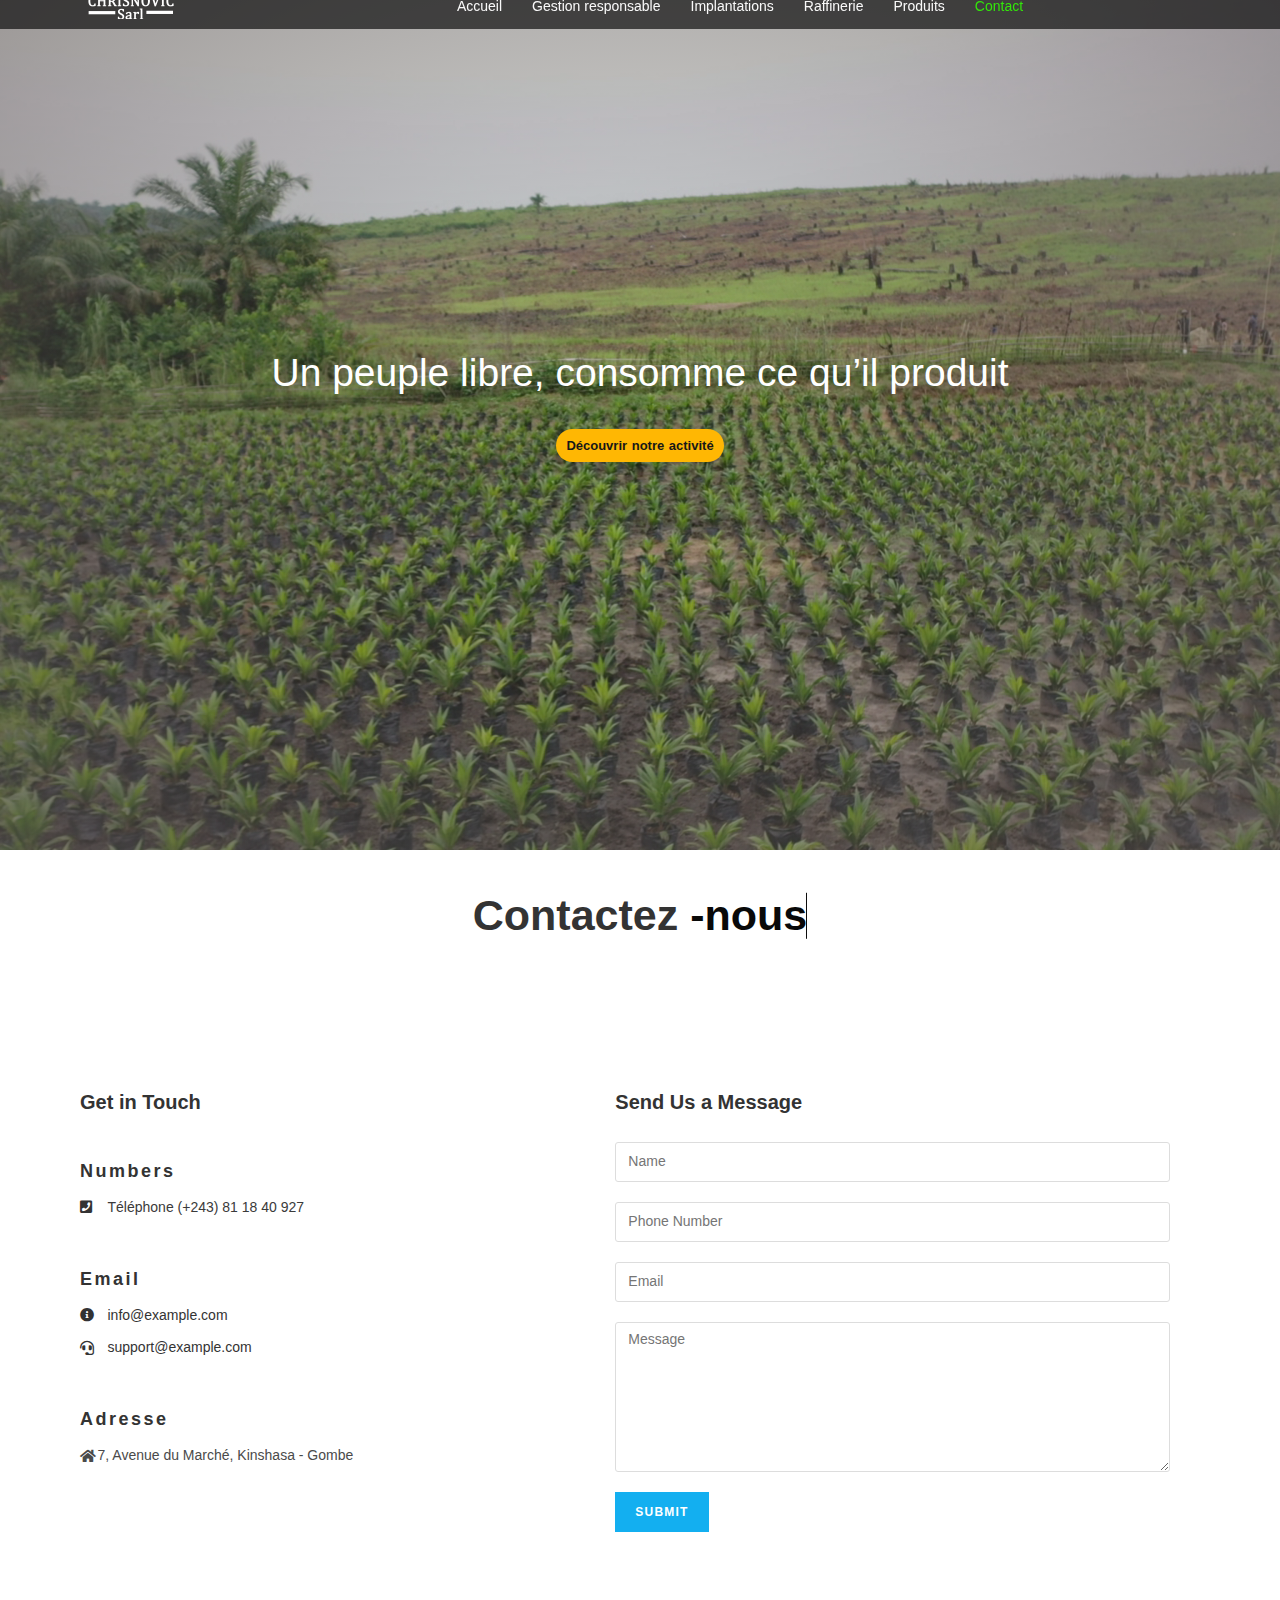
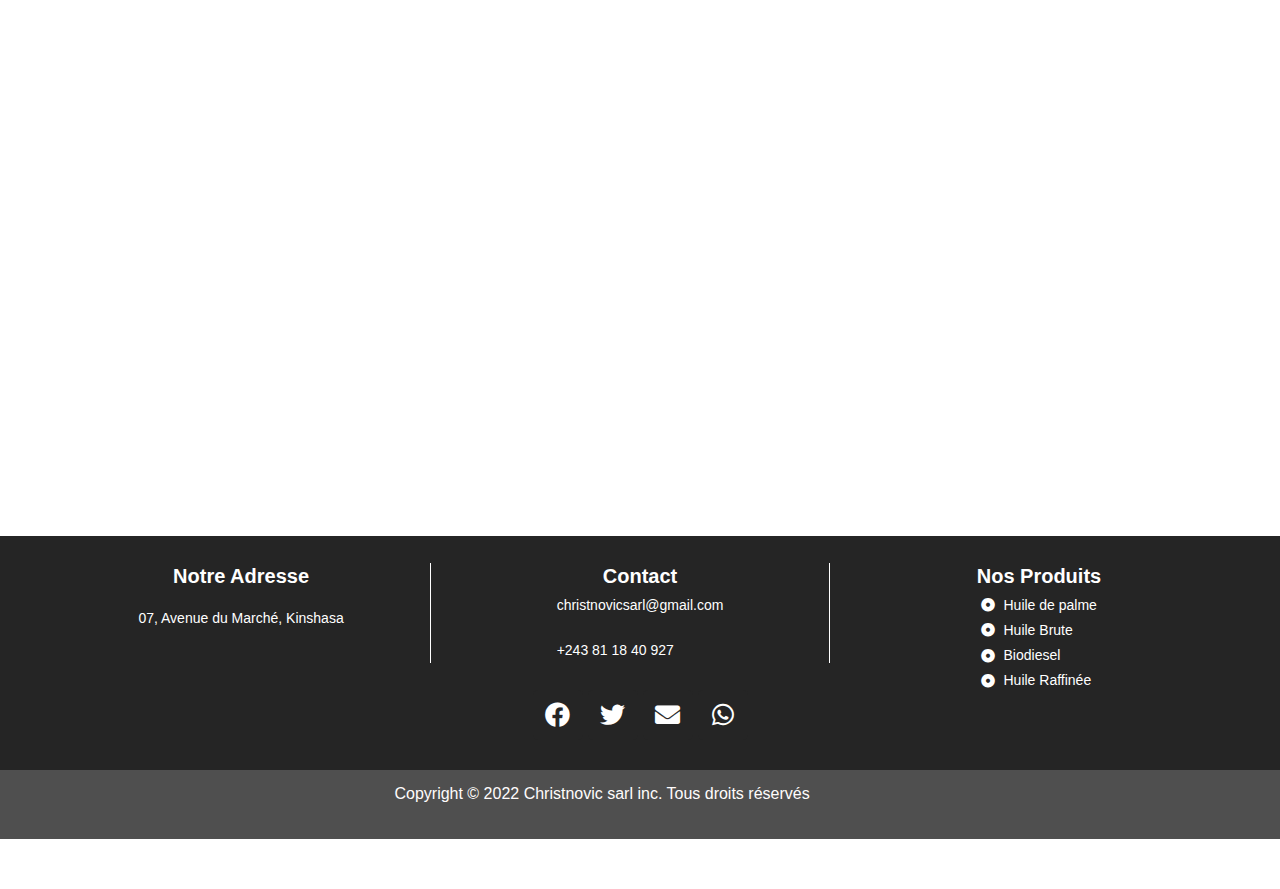
<file: contact/index.html>
<!DOCTYPE html>
<html class="html" lang="fr-FR">
<head>
	<meta charset="UTF-8">
	<link rel="profile" href="https://gmpg.org/xfn/11">

	<title>Contact &#8211; Christnovic sarl</title>
<meta name="robots" content="max-image-preview:large">
<meta name="viewport" content="width=device-width, initial-scale=1">
<link rel="dns-prefetch" href="//s.w.org">
<link rel="alternate" type="application/rss+xml" title="Christnovic sarl &raquo; Flux" href="https://andykalo.github.io/chrisnovic-sarl/feed/">
<link rel="alternate" type="application/rss+xml" title="Christnovic sarl &raquo; Flux des commentaires" href="https://andykalo.github.io/chrisnovic-sarl/comments/feed/">
<script>
window._wpemojiSettings = {"baseUrl":"https:\/\/s.w.org\/images\/core\/emoji\/14.0.0\/72x72\/","ext":".png","svgUrl":"https:\/\/s.w.org\/images\/core\/emoji\/14.0.0\/svg\/","svgExt":".svg","source":{"concatemoji":"https:\/\/andykalo.github.io\/chrisnovic-sarl\/wp-includes\/js\/wp-emoji-release.min.js?ver=6.0.2"}};
/*! This file is auto-generated */
!function(e,a,t){var n,r,o,i=a.createElement("canvas"),p=i.getContext&&i.getContext("2d");function s(e,t){var a=String.fromCharCode,e=(p.clearRect(0,0,i.width,i.height),p.fillText(a.apply(this,e),0,0),i.toDataURL());return p.clearRect(0,0,i.width,i.height),p.fillText(a.apply(this,t),0,0),e===i.toDataURL()}function c(e){var t=a.createElement("script");t.src=e,t.defer=t.type="text/javascript",a.getElementsByTagName("head")[0].appendChild(t)}for(o=Array("flag","emoji"),t.supports={everything:!0,everythingExceptFlag:!0},r=0;r<o.length;r++)t.supports[o[r]]=function(e){if(!p||!p.fillText)return!1;switch(p.textBaseline="top",p.font="600 32px Arial",e){case"flag":return s([127987,65039,8205,9895,65039],[127987,65039,8203,9895,65039])?!1:!s([55356,56826,55356,56819],[55356,56826,8203,55356,56819])&&!s([55356,57332,56128,56423,56128,56418,56128,56421,56128,56430,56128,56423,56128,56447],[55356,57332,8203,56128,56423,8203,56128,56418,8203,56128,56421,8203,56128,56430,8203,56128,56423,8203,56128,56447]);case"emoji":return!s([129777,127995,8205,129778,127999],[129777,127995,8203,129778,127999])}return!1}(o[r]),t.supports.everything=t.supports.everything&&t.supports[o[r]],"flag"!==o[r]&&(t.supports.everythingExceptFlag=t.supports.everythingExceptFlag&&t.supports[o[r]]);t.supports.everythingExceptFlag=t.supports.everythingExceptFlag&&!t.supports.flag,t.DOMReady=!1,t.readyCallback=function(){t.DOMReady=!0},t.supports.everything||(n=function(){t.readyCallback()},a.addEventListener?(a.addEventListener("DOMContentLoaded",n,!1),e.addEventListener("load",n,!1)):(e.attachEvent("onload",n),a.attachEvent("onreadystatechange",function(){"complete"===a.readyState&&t.readyCallback()})),(e=t.source||{}).concatemoji?c(e.concatemoji):e.wpemoji&&e.twemoji&&(c(e.twemoji),c(e.wpemoji)))}(window,document,window._wpemojiSettings);
</script>
<style>img.wp-smiley,
img.emoji {
	display: inline !important;
	border: none !important;
	box-shadow: none !important;
	height: 1em !important;
	width: 1em !important;
	margin: 0 0.07em !important;
	vertical-align: -0.1em !important;
	background: none !important;
	padding: 0 !important;
}</style>
	<link rel="stylesheet" id="wp-block-library-css" href="https://andykalo.github.io/chrisnovic-sarl/wp-includes/css/dist/block-library/style.min.css?ver=6.0.2" media="all">
<style id="wp-block-library-theme-inline-css">.wp-block-audio figcaption{color:#555;font-size:13px;text-align:center}.is-dark-theme .wp-block-audio figcaption{color:hsla(0,0%,100%,.65)}.wp-block-code{border:1px solid #ccc;border-radius:4px;font-family:Menlo,Consolas,monaco,monospace;padding:.8em 1em}.wp-block-embed figcaption{color:#555;font-size:13px;text-align:center}.is-dark-theme .wp-block-embed figcaption{color:hsla(0,0%,100%,.65)}.blocks-gallery-caption{color:#555;font-size:13px;text-align:center}.is-dark-theme .blocks-gallery-caption{color:hsla(0,0%,100%,.65)}.wp-block-image figcaption{color:#555;font-size:13px;text-align:center}.is-dark-theme .wp-block-image figcaption{color:hsla(0,0%,100%,.65)}.wp-block-pullquote{border-top:4px solid;border-bottom:4px solid;margin-bottom:1.75em;color:currentColor}.wp-block-pullquote__citation,.wp-block-pullquote cite,.wp-block-pullquote footer{color:currentColor;text-transform:uppercase;font-size:.8125em;font-style:normal}.wp-block-quote{border-left:.25em solid;margin:0 0 1.75em;padding-left:1em}.wp-block-quote cite,.wp-block-quote footer{color:currentColor;font-size:.8125em;position:relative;font-style:normal}.wp-block-quote.has-text-align-right{border-left:none;border-right:.25em solid;padding-left:0;padding-right:1em}.wp-block-quote.has-text-align-center{border:none;padding-left:0}.wp-block-quote.is-large,.wp-block-quote.is-style-large,.wp-block-quote.is-style-plain{border:none}.wp-block-search .wp-block-search__label{font-weight:700}:where(.wp-block-group.has-background){padding:1.25em 2.375em}.wp-block-separator.has-css-opacity{opacity:.4}.wp-block-separator{border:none;border-bottom:2px solid;margin-left:auto;margin-right:auto}.wp-block-separator.has-alpha-channel-opacity{opacity:1}.wp-block-separator:not(.is-style-wide):not(.is-style-dots){width:100px}.wp-block-separator.has-background:not(.is-style-dots){border-bottom:none;height:1px}.wp-block-separator.has-background:not(.is-style-wide):not(.is-style-dots){height:2px}.wp-block-table thead{border-bottom:3px solid}.wp-block-table tfoot{border-top:3px solid}.wp-block-table td,.wp-block-table th{padding:.5em;border:1px solid;word-break:normal}.wp-block-table figcaption{color:#555;font-size:13px;text-align:center}.is-dark-theme .wp-block-table figcaption{color:hsla(0,0%,100%,.65)}.wp-block-video figcaption{color:#555;font-size:13px;text-align:center}.is-dark-theme .wp-block-video figcaption{color:hsla(0,0%,100%,.65)}.wp-block-template-part.has-background{padding:1.25em 2.375em;margin-top:0;margin-bottom:0}</style>
<style id="global-styles-inline-css">body{--wp--preset--color--black: #000000;--wp--preset--color--cyan-bluish-gray: #abb8c3;--wp--preset--color--white: #ffffff;--wp--preset--color--pale-pink: #f78da7;--wp--preset--color--vivid-red: #cf2e2e;--wp--preset--color--luminous-vivid-orange: #ff6900;--wp--preset--color--luminous-vivid-amber: #fcb900;--wp--preset--color--light-green-cyan: #7bdcb5;--wp--preset--color--vivid-green-cyan: #00d084;--wp--preset--color--pale-cyan-blue: #8ed1fc;--wp--preset--color--vivid-cyan-blue: #0693e3;--wp--preset--color--vivid-purple: #9b51e0;--wp--preset--gradient--vivid-cyan-blue-to-vivid-purple: linear-gradient(135deg,rgba(6,147,227,1) 0%,rgb(155,81,224) 100%);--wp--preset--gradient--light-green-cyan-to-vivid-green-cyan: linear-gradient(135deg,rgb(122,220,180) 0%,rgb(0,208,130) 100%);--wp--preset--gradient--luminous-vivid-amber-to-luminous-vivid-orange: linear-gradient(135deg,rgba(252,185,0,1) 0%,rgba(255,105,0,1) 100%);--wp--preset--gradient--luminous-vivid-orange-to-vivid-red: linear-gradient(135deg,rgba(255,105,0,1) 0%,rgb(207,46,46) 100%);--wp--preset--gradient--very-light-gray-to-cyan-bluish-gray: linear-gradient(135deg,rgb(238,238,238) 0%,rgb(169,184,195) 100%);--wp--preset--gradient--cool-to-warm-spectrum: linear-gradient(135deg,rgb(74,234,220) 0%,rgb(151,120,209) 20%,rgb(207,42,186) 40%,rgb(238,44,130) 60%,rgb(251,105,98) 80%,rgb(254,248,76) 100%);--wp--preset--gradient--blush-light-purple: linear-gradient(135deg,rgb(255,206,236) 0%,rgb(152,150,240) 100%);--wp--preset--gradient--blush-bordeaux: linear-gradient(135deg,rgb(254,205,165) 0%,rgb(254,45,45) 50%,rgb(107,0,62) 100%);--wp--preset--gradient--luminous-dusk: linear-gradient(135deg,rgb(255,203,112) 0%,rgb(199,81,192) 50%,rgb(65,88,208) 100%);--wp--preset--gradient--pale-ocean: linear-gradient(135deg,rgb(255,245,203) 0%,rgb(182,227,212) 50%,rgb(51,167,181) 100%);--wp--preset--gradient--electric-grass: linear-gradient(135deg,rgb(202,248,128) 0%,rgb(113,206,126) 100%);--wp--preset--gradient--midnight: linear-gradient(135deg,rgb(2,3,129) 0%,rgb(40,116,252) 100%);--wp--preset--duotone--dark-grayscale: url('#wp-duotone-dark-grayscale');--wp--preset--duotone--grayscale: url('#wp-duotone-grayscale');--wp--preset--duotone--purple-yellow: url('#wp-duotone-purple-yellow');--wp--preset--duotone--blue-red: url('#wp-duotone-blue-red');--wp--preset--duotone--midnight: url('#wp-duotone-midnight');--wp--preset--duotone--magenta-yellow: url('#wp-duotone-magenta-yellow');--wp--preset--duotone--purple-green: url('#wp-duotone-purple-green');--wp--preset--duotone--blue-orange: url('#wp-duotone-blue-orange');--wp--preset--font-size--small: 13px;--wp--preset--font-size--medium: 20px;--wp--preset--font-size--large: 36px;--wp--preset--font-size--x-large: 42px;}.has-black-color{color: var(--wp--preset--color--black) !important;}.has-cyan-bluish-gray-color{color: var(--wp--preset--color--cyan-bluish-gray) !important;}.has-white-color{color: var(--wp--preset--color--white) !important;}.has-pale-pink-color{color: var(--wp--preset--color--pale-pink) !important;}.has-vivid-red-color{color: var(--wp--preset--color--vivid-red) !important;}.has-luminous-vivid-orange-color{color: var(--wp--preset--color--luminous-vivid-orange) !important;}.has-luminous-vivid-amber-color{color: var(--wp--preset--color--luminous-vivid-amber) !important;}.has-light-green-cyan-color{color: var(--wp--preset--color--light-green-cyan) !important;}.has-vivid-green-cyan-color{color: var(--wp--preset--color--vivid-green-cyan) !important;}.has-pale-cyan-blue-color{color: var(--wp--preset--color--pale-cyan-blue) !important;}.has-vivid-cyan-blue-color{color: var(--wp--preset--color--vivid-cyan-blue) !important;}.has-vivid-purple-color{color: var(--wp--preset--color--vivid-purple) !important;}.has-black-background-color{background-color: var(--wp--preset--color--black) !important;}.has-cyan-bluish-gray-background-color{background-color: var(--wp--preset--color--cyan-bluish-gray) !important;}.has-white-background-color{background-color: var(--wp--preset--color--white) !important;}.has-pale-pink-background-color{background-color: var(--wp--preset--color--pale-pink) !important;}.has-vivid-red-background-color{background-color: var(--wp--preset--color--vivid-red) !important;}.has-luminous-vivid-orange-background-color{background-color: var(--wp--preset--color--luminous-vivid-orange) !important;}.has-luminous-vivid-amber-background-color{background-color: var(--wp--preset--color--luminous-vivid-amber) !important;}.has-light-green-cyan-background-color{background-color: var(--wp--preset--color--light-green-cyan) !important;}.has-vivid-green-cyan-background-color{background-color: var(--wp--preset--color--vivid-green-cyan) !important;}.has-pale-cyan-blue-background-color{background-color: var(--wp--preset--color--pale-cyan-blue) !important;}.has-vivid-cyan-blue-background-color{background-color: var(--wp--preset--color--vivid-cyan-blue) !important;}.has-vivid-purple-background-color{background-color: var(--wp--preset--color--vivid-purple) !important;}.has-black-border-color{border-color: var(--wp--preset--color--black) !important;}.has-cyan-bluish-gray-border-color{border-color: var(--wp--preset--color--cyan-bluish-gray) !important;}.has-white-border-color{border-color: var(--wp--preset--color--white) !important;}.has-pale-pink-border-color{border-color: var(--wp--preset--color--pale-pink) !important;}.has-vivid-red-border-color{border-color: var(--wp--preset--color--vivid-red) !important;}.has-luminous-vivid-orange-border-color{border-color: var(--wp--preset--color--luminous-vivid-orange) !important;}.has-luminous-vivid-amber-border-color{border-color: var(--wp--preset--color--luminous-vivid-amber) !important;}.has-light-green-cyan-border-color{border-color: var(--wp--preset--color--light-green-cyan) !important;}.has-vivid-green-cyan-border-color{border-color: var(--wp--preset--color--vivid-green-cyan) !important;}.has-pale-cyan-blue-border-color{border-color: var(--wp--preset--color--pale-cyan-blue) !important;}.has-vivid-cyan-blue-border-color{border-color: var(--wp--preset--color--vivid-cyan-blue) !important;}.has-vivid-purple-border-color{border-color: var(--wp--preset--color--vivid-purple) !important;}.has-vivid-cyan-blue-to-vivid-purple-gradient-background{background: var(--wp--preset--gradient--vivid-cyan-blue-to-vivid-purple) !important;}.has-light-green-cyan-to-vivid-green-cyan-gradient-background{background: var(--wp--preset--gradient--light-green-cyan-to-vivid-green-cyan) !important;}.has-luminous-vivid-amber-to-luminous-vivid-orange-gradient-background{background: var(--wp--preset--gradient--luminous-vivid-amber-to-luminous-vivid-orange) !important;}.has-luminous-vivid-orange-to-vivid-red-gradient-background{background: var(--wp--preset--gradient--luminous-vivid-orange-to-vivid-red) !important;}.has-very-light-gray-to-cyan-bluish-gray-gradient-background{background: var(--wp--preset--gradient--very-light-gray-to-cyan-bluish-gray) !important;}.has-cool-to-warm-spectrum-gradient-background{background: var(--wp--preset--gradient--cool-to-warm-spectrum) !important;}.has-blush-light-purple-gradient-background{background: var(--wp--preset--gradient--blush-light-purple) !important;}.has-blush-bordeaux-gradient-background{background: var(--wp--preset--gradient--blush-bordeaux) !important;}.has-luminous-dusk-gradient-background{background: var(--wp--preset--gradient--luminous-dusk) !important;}.has-pale-ocean-gradient-background{background: var(--wp--preset--gradient--pale-ocean) !important;}.has-electric-grass-gradient-background{background: var(--wp--preset--gradient--electric-grass) !important;}.has-midnight-gradient-background{background: var(--wp--preset--gradient--midnight) !important;}.has-small-font-size{font-size: var(--wp--preset--font-size--small) !important;}.has-medium-font-size{font-size: var(--wp--preset--font-size--medium) !important;}.has-large-font-size{font-size: var(--wp--preset--font-size--large) !important;}.has-x-large-font-size{font-size: var(--wp--preset--font-size--x-large) !important;}</style>
<link rel="stylesheet" id="hfe-style-css" href="https://andykalo.github.io/chrisnovic-sarl/wp-content/plugins/header-footer-elementor/assets/css/header-footer-elementor.css?ver=1.6.13" media="all">
<link rel="stylesheet" id="elementor-icons-css" href="https://andykalo.github.io/chrisnovic-sarl/wp-content/plugins/elementor/assets/lib/eicons/css/elementor-icons.min.css?ver=5.16.0" media="all">
<link rel="stylesheet" id="elementor-frontend-css" href="https://andykalo.github.io/chrisnovic-sarl/wp-content/plugins/elementor/assets/css/frontend-lite.min.css?ver=3.7.7" media="all">
<link rel="stylesheet" id="elementor-post-94-css" href="https://andykalo.github.io/chrisnovic-sarl/wp-content/uploads/elementor/css/post-94.css?ver=1664886443" media="all">
<link rel="stylesheet" id="elementor-pro-css" href="https://andykalo.github.io/chrisnovic-sarl/wp-content/plugins/elementor-pro/assets/css/frontend-lite.min.css?ver=3.7.7" media="all">
<link rel="stylesheet" id="elementor-post-216-css" href="https://andykalo.github.io/chrisnovic-sarl/wp-content/uploads/elementor/css/post-216.css?ver=1665394438" media="all">
<link rel="stylesheet" id="hfe-widgets-style-css" href="https://andykalo.github.io/chrisnovic-sarl/wp-content/plugins/header-footer-elementor/inc/widgets-css/frontend.css?ver=1.6.13" media="all">
<link rel="stylesheet" id="elementor-post-459-css" href="https://andykalo.github.io/chrisnovic-sarl/wp-content/uploads/elementor/css/post-459.css?ver=1665388297" media="all">
<link rel="stylesheet" id="wpforms-base-css" href="https://andykalo.github.io/chrisnovic-sarl/wp-content/plugins/wpforms-lite/assets/css/wpforms-base.min.css?ver=1.7.7" media="all">
<link rel="stylesheet" id="font-awesome-css" href="https://andykalo.github.io/chrisnovic-sarl/wp-content/themes/oceanwp/assets/fonts/fontawesome/css/all.min.css?ver=5.15.1" media="all">
<link rel="stylesheet" id="simple-line-icons-css" href="https://andykalo.github.io/chrisnovic-sarl/wp-content/themes/oceanwp/assets/css/third/simple-line-icons.min.css?ver=2.4.0" media="all">
<link rel="stylesheet" id="oceanwp-style-css" href="https://andykalo.github.io/chrisnovic-sarl/wp-content/themes/oceanwp/assets/css/style.min.css?ver=3.3.5" media="all">
<link rel="stylesheet" id="eael-general-css" href="https://andykalo.github.io/chrisnovic-sarl/wp-content/plugins/essential-addons-for-elementor-lite/assets/front-end/css/view/general.min.css?ver=5.3.2" media="all">
<link rel="stylesheet" id="google-fonts-1-css" href="https://fonts.googleapis.com/css?family=Roboto%3A100%2C100italic%2C200%2C200italic%2C300%2C300italic%2C400%2C400italic%2C500%2C500italic%2C600%2C600italic%2C700%2C700italic%2C800%2C800italic%2C900%2C900italic%7CRoboto+Slab%3A100%2C100italic%2C200%2C200italic%2C300%2C300italic%2C400%2C400italic%2C500%2C500italic%2C600%2C600italic%2C700%2C700italic%2C800%2C800italic%2C900%2C900italic&#038;display=auto&#038;ver=6.0.2" media="all">
<link rel="stylesheet" id="elementor-icons-shared-0-css" href="https://andykalo.github.io/chrisnovic-sarl/wp-content/plugins/elementor/assets/lib/font-awesome/css/fontawesome.min.css?ver=5.15.3" media="all">
<link rel="stylesheet" id="elementor-icons-fa-solid-css" href="https://andykalo.github.io/chrisnovic-sarl/wp-content/plugins/elementor/assets/lib/font-awesome/css/solid.min.css?ver=5.15.3" media="all">
<link rel="stylesheet" id="elementor-icons-fa-brands-css" href="https://andykalo.github.io/chrisnovic-sarl/wp-content/plugins/elementor/assets/lib/font-awesome/css/brands.min.css?ver=5.15.3" media="all">
<script src="https://andykalo.github.io/chrisnovic-sarl/wp-includes/js/jquery/jquery.min.js?ver=3.6.0" id="jquery-core-js"></script>
<script src="https://andykalo.github.io/chrisnovic-sarl/wp-includes/js/jquery/jquery-migrate.min.js?ver=3.3.2" id="jquery-migrate-js"></script>
<link rel="https://api.w.org/" href="https://andykalo.github.io/chrisnovic-sarl/wp-json/">
<link rel="alternate" type="application/json" href="https://andykalo.github.io/chrisnovic-sarl/wp-json/wp/v2/pages/216">
<link rel="EditURI" type="application/rsd+xml" title="RSD" href="https://andykalo.github.io/chrisnovic-sarl/xmlrpc.php?rsd">
<link rel="wlwmanifest" type="application/wlwmanifest+xml" href="https://andykalo.github.io/chrisnovic-sarl/wp-includes/wlwmanifest.xml"> 
<meta name="generator" content="WordPress 6.0.2">
<link rel="canonical" href="https://andykalo.github.io/chrisnovic-sarl/contact/">
<link rel="shortlink" href="https://andykalo.github.io/chrisnovic-sarl/?p=216">
<link rel="alternate" type="application/json+oembed" href="https://andykalo.github.io/chrisnovic-sarl/wp-json/oembed/1.0/embed?url=https%3A%2F%2Fandykalo.github.io%2Fchrisnovic-sarl%2Fcontact%2F">
<link rel="alternate" type="text/xml+oembed" href="https://andykalo.github.io/chrisnovic-sarl/wp-json/oembed/1.0/embed?url=https%3A%2F%2Fandykalo.github.io%2Fchrisnovic-sarl%2Fcontact%2F&#038;format=xml">
<!-- OceanWP CSS -->
<style type="text/css">/* Header CSS */#site-header.has-header-media .overlay-header-media{background-color:rgba(0,0,0,0.5)}</style>
</head>

<body class="page-template page-template-elementor_header_footer page page-id-216 wp-custom-logo wp-embed-responsive ehf-footer ehf-template-oceanwp ehf-stylesheet-oceanwp oceanwp-theme dropdown-mobile no-header-border default-breakpoint has-sidebar content-right-sidebar page-header-disabled elementor-default elementor-template-full-width elementor-kit-94 elementor-page elementor-page-216" itemscope="itemscope" itemtype="https://schema.org/WebPage">

	<svg xmlns="http://www.w3.org/2000/svg" viewbox="0 0 0 0" width="0" height="0" focusable="false" role="none" style="visibility: hidden; position: absolute; left: -9999px; overflow: hidden;"><defs><filter id="wp-duotone-dark-grayscale"><fecolormatrix color-interpolation-filters="sRGB" type="matrix" values=" .299 .587 .114 0 0 .299 .587 .114 0 0 .299 .587 .114 0 0 .299 .587 .114 0 0 "></fecolormatrix><fecomponenttransfer color-interpolation-filters="sRGB"><fefuncr type="table" tablevalues="0 0.49803921568627"></fefuncr><fefuncg type="table" tablevalues="0 0.49803921568627"></fefuncg><fefuncb type="table" tablevalues="0 0.49803921568627"></fefuncb><fefunca type="table" tablevalues="1 1"></fefunca></fecomponenttransfer><fecomposite in2="SourceGraphic" operator="in"></fecomposite></filter></defs></svg><svg xmlns="http://www.w3.org/2000/svg" viewbox="0 0 0 0" width="0" height="0" focusable="false" role="none" style="visibility: hidden; position: absolute; left: -9999px; overflow: hidden;"><defs><filter id="wp-duotone-grayscale"><fecolormatrix color-interpolation-filters="sRGB" type="matrix" values=" .299 .587 .114 0 0 .299 .587 .114 0 0 .299 .587 .114 0 0 .299 .587 .114 0 0 "></fecolormatrix><fecomponenttransfer color-interpolation-filters="sRGB"><fefuncr type="table" tablevalues="0 1"></fefuncr><fefuncg type="table" tablevalues="0 1"></fefuncg><fefuncb type="table" tablevalues="0 1"></fefuncb><fefunca type="table" tablevalues="1 1"></fefunca></fecomponenttransfer><fecomposite in2="SourceGraphic" operator="in"></fecomposite></filter></defs></svg><svg xmlns="http://www.w3.org/2000/svg" viewbox="0 0 0 0" width="0" height="0" focusable="false" role="none" style="visibility: hidden; position: absolute; left: -9999px; overflow: hidden;"><defs><filter id="wp-duotone-purple-yellow"><fecolormatrix color-interpolation-filters="sRGB" type="matrix" values=" .299 .587 .114 0 0 .299 .587 .114 0 0 .299 .587 .114 0 0 .299 .587 .114 0 0 "></fecolormatrix><fecomponenttransfer color-interpolation-filters="sRGB"><fefuncr type="table" tablevalues="0.54901960784314 0.98823529411765"></fefuncr><fefuncg type="table" tablevalues="0 1"></fefuncg><fefuncb type="table" tablevalues="0.71764705882353 0.25490196078431"></fefuncb><fefunca type="table" tablevalues="1 1"></fefunca></fecomponenttransfer><fecomposite in2="SourceGraphic" operator="in"></fecomposite></filter></defs></svg><svg xmlns="http://www.w3.org/2000/svg" viewbox="0 0 0 0" width="0" height="0" focusable="false" role="none" style="visibility: hidden; position: absolute; left: -9999px; overflow: hidden;"><defs><filter id="wp-duotone-blue-red"><fecolormatrix color-interpolation-filters="sRGB" type="matrix" values=" .299 .587 .114 0 0 .299 .587 .114 0 0 .299 .587 .114 0 0 .299 .587 .114 0 0 "></fecolormatrix><fecomponenttransfer color-interpolation-filters="sRGB"><fefuncr type="table" tablevalues="0 1"></fefuncr><fefuncg type="table" tablevalues="0 0.27843137254902"></fefuncg><fefuncb type="table" tablevalues="0.5921568627451 0.27843137254902"></fefuncb><fefunca type="table" tablevalues="1 1"></fefunca></fecomponenttransfer><fecomposite in2="SourceGraphic" operator="in"></fecomposite></filter></defs></svg><svg xmlns="http://www.w3.org/2000/svg" viewbox="0 0 0 0" width="0" height="0" focusable="false" role="none" style="visibility: hidden; position: absolute; left: -9999px; overflow: hidden;"><defs><filter id="wp-duotone-midnight"><fecolormatrix color-interpolation-filters="sRGB" type="matrix" values=" .299 .587 .114 0 0 .299 .587 .114 0 0 .299 .587 .114 0 0 .299 .587 .114 0 0 "></fecolormatrix><fecomponenttransfer color-interpolation-filters="sRGB"><fefuncr type="table" tablevalues="0 0"></fefuncr><fefuncg type="table" tablevalues="0 0.64705882352941"></fefuncg><fefuncb type="table" tablevalues="0 1"></fefuncb><fefunca type="table" tablevalues="1 1"></fefunca></fecomponenttransfer><fecomposite in2="SourceGraphic" operator="in"></fecomposite></filter></defs></svg><svg xmlns="http://www.w3.org/2000/svg" viewbox="0 0 0 0" width="0" height="0" focusable="false" role="none" style="visibility: hidden; position: absolute; left: -9999px; overflow: hidden;"><defs><filter id="wp-duotone-magenta-yellow"><fecolormatrix color-interpolation-filters="sRGB" type="matrix" values=" .299 .587 .114 0 0 .299 .587 .114 0 0 .299 .587 .114 0 0 .299 .587 .114 0 0 "></fecolormatrix><fecomponenttransfer color-interpolation-filters="sRGB"><fefuncr type="table" tablevalues="0.78039215686275 1"></fefuncr><fefuncg type="table" tablevalues="0 0.94901960784314"></fefuncg><fefuncb type="table" tablevalues="0.35294117647059 0.47058823529412"></fefuncb><fefunca type="table" tablevalues="1 1"></fefunca></fecomponenttransfer><fecomposite in2="SourceGraphic" operator="in"></fecomposite></filter></defs></svg><svg xmlns="http://www.w3.org/2000/svg" viewbox="0 0 0 0" width="0" height="0" focusable="false" role="none" style="visibility: hidden; position: absolute; left: -9999px; overflow: hidden;"><defs><filter id="wp-duotone-purple-green"><fecolormatrix color-interpolation-filters="sRGB" type="matrix" values=" .299 .587 .114 0 0 .299 .587 .114 0 0 .299 .587 .114 0 0 .299 .587 .114 0 0 "></fecolormatrix><fecomponenttransfer color-interpolation-filters="sRGB"><fefuncr type="table" tablevalues="0.65098039215686 0.40392156862745"></fefuncr><fefuncg type="table" tablevalues="0 1"></fefuncg><fefuncb type="table" tablevalues="0.44705882352941 0.4"></fefuncb><fefunca type="table" tablevalues="1 1"></fefunca></fecomponenttransfer><fecomposite in2="SourceGraphic" operator="in"></fecomposite></filter></defs></svg><svg xmlns="http://www.w3.org/2000/svg" viewbox="0 0 0 0" width="0" height="0" focusable="false" role="none" style="visibility: hidden; position: absolute; left: -9999px; overflow: hidden;"><defs><filter id="wp-duotone-blue-orange"><fecolormatrix color-interpolation-filters="sRGB" type="matrix" values=" .299 .587 .114 0 0 .299 .587 .114 0 0 .299 .587 .114 0 0 .299 .587 .114 0 0 "></fecolormatrix><fecomponenttransfer color-interpolation-filters="sRGB"><fefuncr type="table" tablevalues="0.098039215686275 1"></fefuncr><fefuncg type="table" tablevalues="0 0.66274509803922"></fefuncg><fefuncb type="table" tablevalues="0.84705882352941 0.41960784313725"></fefuncb><fefunca type="table" tablevalues="1 1"></fefunca></fecomponenttransfer><fecomposite in2="SourceGraphic" operator="in"></fecomposite></filter></defs></svg>
	
	<div id="outer-wrap" class="site clr">

		<a class="skip-link screen-reader-text" href="#main">Skip to content</a>

		
		<div id="wrap" class="clr">

			
			
<header id="site-header" class="custom-header clr" data-height="74" itemscope="itemscope" itemtype="https://schema.org/WPHeader" role="banner">

	
		

<div id="site-header-inner" class="clr">

	
</div>


<div id="mobile-dropdown" class="clr">

	<nav class="clr" itemscope="itemscope" itemtype="https://schema.org/SiteNavigationElement">

		
<div id="mobile-menu-search" class="clr">
	<form aria-label="Rechercher sur ce site" method="get" action="http://localhost/Chrisnovic/Site/" class="mobile-searchform">
		<input aria-label="Insert search query" value="" class="field" id="ocean-mobile-search-1" type="search" name="s" autocomplete="off" placeholder="Rechercher">
		<button aria-label="Envoyer la recherche" type="submit" class="searchform-submit">
			<i class=" icon-magnifier" aria-hidden="true" role="img"></i>		</button>
					</form>
</div>
<!-- .mobile-menu-search -->

	</nav>

</div>


		
		
</header><!-- #site-header -->


			
			<main id="main" class="site-main clr" role="main">

						<div data-elementor-type="wp-page" data-elementor-id="216" class="elementor elementor-216">
							<div class="elementor-element elementor-element-6f0dc02c e-container--column e-container" data-id="6f0dc02c" data-element_type="container" data-settings="{&quot;background_background&quot;:&quot;classic&quot;}">				<div class="elementor-element elementor-element-1bc83b3 elementor-widget__width-inherit elementor-invisible elementor-widget elementor-widget-text-editor" data-id="1bc83b3" data-element_type="widget" data-settings="{&quot;_animation&quot;:&quot;fadeInDown&quot;}" data-widget_type="text-editor.default">
				<div class="elementor-widget-container">
			<style>/*! elementor - v3.7.7 - 20-09-2022 */
.elementor-widget-text-editor.elementor-drop-cap-view-stacked .elementor-drop-cap{background-color:#818a91;color:#fff}.elementor-widget-text-editor.elementor-drop-cap-view-framed .elementor-drop-cap{color:#818a91;border:3px solid;background-color:transparent}.elementor-widget-text-editor:not(.elementor-drop-cap-view-default) .elementor-drop-cap{margin-top:8px}.elementor-widget-text-editor:not(.elementor-drop-cap-view-default) .elementor-drop-cap-letter{width:1em;height:1em}.elementor-widget-text-editor .elementor-drop-cap{float:left;text-align:center;line-height:1;font-size:50px}.elementor-widget-text-editor .elementor-drop-cap-letter{display:inline-block}</style>				<p>Un peuple libre, consomme ce qu&rsquo;il produit</p>						</div>
				</div>
				<div class="elementor-element elementor-element-1e6d1023 elementor-widget elementor-widget-button" data-id="1e6d1023" data-element_type="widget" data-widget_type="button.default">
				<div class="elementor-widget-container">
					<div class="elementor-button-wrapper">
			<a href="#" class="elementor-button-link elementor-button elementor-size-sm elementor-animation-grow" role="button">
						<span class="elementor-button-content-wrapper">
						<span class="elementor-button-text">Découvrir notre activité</span>
		</span>
					</a>
		</div>
				</div>
				</div>
		</div>
<div class="elementor-element elementor-element-63b8f91f e-container--row e-container" data-id="63b8f91f" data-element_type="container" data-settings="{&quot;background_background&quot;:&quot;classic&quot;,&quot;sticky&quot;:&quot;top&quot;,&quot;sticky_offset_mobile&quot;:0,&quot;sticky_effects_offset_mobile&quot;:0,&quot;sticky_on&quot;:[&quot;desktop&quot;,&quot;tablet&quot;],&quot;position&quot;:&quot;fixed&quot;,&quot;sticky_offset&quot;:0,&quot;sticky_effects_offset&quot;:0}">		<div class="elementor-element elementor-element-3f73a81 e-container--column e-container" data-id="3f73a81" data-element_type="container">				<div class="elementor-element elementor-element-28f4e728 elementor-widget elementor-widget-site-logo" data-id="28f4e728" data-element_type="widget" data-settings="{&quot;align_mobile&quot;:&quot;center&quot;,&quot;width_mobile&quot;:{&quot;unit&quot;:&quot;%&quot;,&quot;size&quot;:100,&quot;sizes&quot;:[]},&quot;align&quot;:&quot;center&quot;,&quot;width&quot;:{&quot;unit&quot;:&quot;%&quot;,&quot;size&quot;:&quot;&quot;,&quot;sizes&quot;:[]},&quot;width_tablet&quot;:{&quot;unit&quot;:&quot;%&quot;,&quot;size&quot;:&quot;&quot;,&quot;sizes&quot;:[]},&quot;space&quot;:{&quot;unit&quot;:&quot;%&quot;,&quot;size&quot;:&quot;&quot;,&quot;sizes&quot;:[]},&quot;space_tablet&quot;:{&quot;unit&quot;:&quot;%&quot;,&quot;size&quot;:&quot;&quot;,&quot;sizes&quot;:[]},&quot;space_mobile&quot;:{&quot;unit&quot;:&quot;%&quot;,&quot;size&quot;:&quot;&quot;,&quot;sizes&quot;:[]},&quot;image_border_radius&quot;:{&quot;unit&quot;:&quot;px&quot;,&quot;top&quot;:&quot;&quot;,&quot;right&quot;:&quot;&quot;,&quot;bottom&quot;:&quot;&quot;,&quot;left&quot;:&quot;&quot;,&quot;isLinked&quot;:true},&quot;image_border_radius_tablet&quot;:{&quot;unit&quot;:&quot;px&quot;,&quot;top&quot;:&quot;&quot;,&quot;right&quot;:&quot;&quot;,&quot;bottom&quot;:&quot;&quot;,&quot;left&quot;:&quot;&quot;,&quot;isLinked&quot;:true},&quot;image_border_radius_mobile&quot;:{&quot;unit&quot;:&quot;px&quot;,&quot;top&quot;:&quot;&quot;,&quot;right&quot;:&quot;&quot;,&quot;bottom&quot;:&quot;&quot;,&quot;left&quot;:&quot;&quot;,&quot;isLinked&quot;:true},&quot;caption_padding&quot;:{&quot;unit&quot;:&quot;px&quot;,&quot;top&quot;:&quot;&quot;,&quot;right&quot;:&quot;&quot;,&quot;bottom&quot;:&quot;&quot;,&quot;left&quot;:&quot;&quot;,&quot;isLinked&quot;:true},&quot;caption_padding_tablet&quot;:{&quot;unit&quot;:&quot;px&quot;,&quot;top&quot;:&quot;&quot;,&quot;right&quot;:&quot;&quot;,&quot;bottom&quot;:&quot;&quot;,&quot;left&quot;:&quot;&quot;,&quot;isLinked&quot;:true},&quot;caption_padding_mobile&quot;:{&quot;unit&quot;:&quot;px&quot;,&quot;top&quot;:&quot;&quot;,&quot;right&quot;:&quot;&quot;,&quot;bottom&quot;:&quot;&quot;,&quot;left&quot;:&quot;&quot;,&quot;isLinked&quot;:true},&quot;caption_space&quot;:{&quot;unit&quot;:&quot;px&quot;,&quot;size&quot;:0,&quot;sizes&quot;:[]},&quot;caption_space_tablet&quot;:{&quot;unit&quot;:&quot;px&quot;,&quot;size&quot;:&quot;&quot;,&quot;sizes&quot;:[]},&quot;caption_space_mobile&quot;:{&quot;unit&quot;:&quot;px&quot;,&quot;size&quot;:&quot;&quot;,&quot;sizes&quot;:[]}}" data-widget_type="site-logo.default">
				<div class="elementor-widget-container">
					<div class="hfe-site-logo">
													<a data-elementor-open-lightbox="" class="elementor-clickable" href="https://andykalo.github.io/chrisnovic-sarl">
							<div class="hfe-site-logo-set">           
				<div class="hfe-site-logo-container">
					<img class="hfe-site-logo-img elementor-animation-" src="https://andykalo.github.io/chrisnovic-sarl/wp-content/uploads/elementor/thumbs/logo1-pvwf3kwyxq1qex29h83fq8pf6j7jyle5hq54cttbay.png" alt="logo1">
				</div>
			</div>
							</a>
						</div>  
					</div>
				</div>
		</div>		<div class="elementor-element elementor-element-1a5b59a2 elementor-nav-menu__align-center elementor-widget__width-inherit elementor-widget-tablet__width-initial elementor-widget-mobile__width-inherit elementor-absolute elementor-nav-menu--dropdown-tablet elementor-nav-menu__text-align-aside elementor-nav-menu--toggle elementor-nav-menu--burger elementor-widget elementor-widget-nav-menu" data-id="1a5b59a2" data-element_type="widget" data-settings="{&quot;toggle_icon_hover_animation&quot;:&quot;grow&quot;,&quot;_animation_tablet&quot;:&quot;none&quot;,&quot;_position&quot;:&quot;absolute&quot;,&quot;layout&quot;:&quot;horizontal&quot;,&quot;submenu_icon&quot;:{&quot;value&quot;:&quot;&lt;i class=\&quot;fas fa-caret-down\&quot;&gt;&lt;\/i&gt;&quot;,&quot;library&quot;:&quot;fa-solid&quot;},&quot;toggle&quot;:&quot;burger&quot;}" data-widget_type="nav-menu.default">
				<div class="elementor-widget-container">
			<link rel="stylesheet" href="https://andykalo.github.io/chrisnovic-sarl/wp-content/plugins/elementor-pro/assets/css/widget-nav-menu.min.css">			<nav migration_allowed="1" migrated="0" role="navigation" class="elementor-nav-menu--main elementor-nav-menu__container elementor-nav-menu--layout-horizontal e--pointer-text e--animation-grow">
				<ul id="menu-1-1a5b59a2" class="elementor-nav-menu">
<li class="menu-item menu-item-type-post_type menu-item-object-page menu-item-home menu-item-857"><a href="https://andykalo.github.io/chrisnovic-sarl/" class="elementor-item">Accueil</a></li>
<li class="menu-item menu-item-type-post_type menu-item-object-page menu-item-has-children menu-item-409">
<a href="https://andykalo.github.io/chrisnovic-sarl/gestion-responsable/" class="elementor-item">Gestion responsable</a>
<ul class="sub-menu elementor-nav-menu--dropdown">
	<li class="menu-item menu-item-type-post_type menu-item-object-page menu-item-907"><a href="https://andykalo.github.io/chrisnovic-sarl/profil/" class="elementor-sub-item">Profil</a></li>
	<li class="menu-item menu-item-type-post_type menu-item-object-page menu-item-924"><a href="https://andykalo.github.io/chrisnovic-sarl/mission/" class="elementor-sub-item">Mission</a></li>
	<li class="menu-item menu-item-type-post_type menu-item-object-page menu-item-923"><a href="https://andykalo.github.io/chrisnovic-sarl/vision/" class="elementor-sub-item">Vision</a></li>
	<li class="menu-item menu-item-type-post_type menu-item-object-page menu-item-922"><a href="https://andykalo.github.io/chrisnovic-sarl/environnement/" class="elementor-sub-item">Environnement</a></li>
</ul>
</li>
<li class="menu-item menu-item-type-post_type menu-item-object-page menu-item-has-children menu-item-410">
<a href="https://andykalo.github.io/chrisnovic-sarl/implantations/" class="elementor-item">Implantations</a>
<ul class="sub-menu elementor-nav-menu--dropdown">
	<li class="menu-item menu-item-type-custom menu-item-object-custom menu-item-417"><a href="#" class="elementor-sub-item elementor-item-anchor">Géo-localisation</a></li>
	<li class="menu-item menu-item-type-post_type menu-item-object-page menu-item-has-children menu-item-420">
<a href="https://andykalo.github.io/chrisnovic-sarl/exploitation-site/" class="elementor-sub-item">Exploitation Site</a>
	<ul class="sub-menu elementor-nav-menu--dropdown">
		<li class="menu-item menu-item-type-custom menu-item-object-custom menu-item-421"><a href="#" class="elementor-sub-item elementor-item-anchor">Plantation Luthe</a></li>
		<li class="menu-item menu-item-type-custom menu-item-object-custom menu-item-422"><a href="#" class="elementor-sub-item elementor-item-anchor">Plantation Milundu</a></li>
		<li class="menu-item menu-item-type-custom menu-item-object-custom menu-item-423"><a href="#" class="elementor-sub-item elementor-item-anchor">Plantation Pindi</a></li>
		<li class="menu-item menu-item-type-custom menu-item-object-custom menu-item-424"><a href="#" class="elementor-sub-item elementor-item-anchor">Plantation Tango</a></li>
		<li class="menu-item menu-item-type-custom menu-item-object-custom menu-item-425"><a href="#" class="elementor-sub-item elementor-item-anchor">Plantation Lundu</a></li>
		<li class="menu-item menu-item-type-custom menu-item-object-custom menu-item-426"><a href="#" class="elementor-sub-item elementor-item-anchor">Plantation Kumbi</a></li>
	</ul>
</li>
</ul>
</li>
<li class="menu-item menu-item-type-post_type menu-item-object-page menu-item-412"><a href="https://andykalo.github.io/chrisnovic-sarl/raffinerie/" class="elementor-item">Raffinerie</a></li>
<li class="menu-item menu-item-type-post_type menu-item-object-page menu-item-411"><a href="https://andykalo.github.io/chrisnovic-sarl/produits/" class="elementor-item">Produits</a></li>
<li class="menu-item menu-item-type-post_type menu-item-object-page current-menu-item page_item page-item-216 current_page_item menu-item-429"><a href="https://andykalo.github.io/chrisnovic-sarl/contact/" aria-current="page" class="elementor-item elementor-item-active">Contact</a></li>
</ul>			</nav>
					<div class="elementor-menu-toggle" role="button" tabindex="0" aria-label="Menu Toggle" aria-expanded="false">
			<i aria-hidden="true" role="presentation" class="elementor-menu-toggle__icon--open elementor-animation-grow eicon-menu-bar"></i><i aria-hidden="true" role="presentation" class="elementor-menu-toggle__icon--close elementor-animation-grow eicon-close"></i>			<span class="elementor-screen-only">Menu</span>
		</div>
			<nav class="elementor-nav-menu--dropdown elementor-nav-menu__container" role="navigation" aria-hidden="true">
				<ul id="menu-2-1a5b59a2" class="elementor-nav-menu">
<li class="menu-item menu-item-type-post_type menu-item-object-page menu-item-home menu-item-857"><a href="https://andykalo.github.io/chrisnovic-sarl/" class="elementor-item" tabindex="-1">Accueil</a></li>
<li class="menu-item menu-item-type-post_type menu-item-object-page menu-item-has-children menu-item-409">
<a href="https://andykalo.github.io/chrisnovic-sarl/gestion-responsable/" class="elementor-item" tabindex="-1">Gestion responsable</a>
<ul class="sub-menu elementor-nav-menu--dropdown">
	<li class="menu-item menu-item-type-post_type menu-item-object-page menu-item-907"><a href="https://andykalo.github.io/chrisnovic-sarl/profil/" class="elementor-sub-item" tabindex="-1">Profil</a></li>
	<li class="menu-item menu-item-type-post_type menu-item-object-page menu-item-924"><a href="https://andykalo.github.io/chrisnovic-sarl/mission/" class="elementor-sub-item" tabindex="-1">Mission</a></li>
	<li class="menu-item menu-item-type-post_type menu-item-object-page menu-item-923"><a href="https://andykalo.github.io/chrisnovic-sarl/vision/" class="elementor-sub-item" tabindex="-1">Vision</a></li>
	<li class="menu-item menu-item-type-post_type menu-item-object-page menu-item-922"><a href="https://andykalo.github.io/chrisnovic-sarl/environnement/" class="elementor-sub-item" tabindex="-1">Environnement</a></li>
</ul>
</li>
<li class="menu-item menu-item-type-post_type menu-item-object-page menu-item-has-children menu-item-410">
<a href="https://andykalo.github.io/chrisnovic-sarl/implantations/" class="elementor-item" tabindex="-1">Implantations</a>
<ul class="sub-menu elementor-nav-menu--dropdown">
	<li class="menu-item menu-item-type-custom menu-item-object-custom menu-item-417"><a href="#" class="elementor-sub-item elementor-item-anchor" tabindex="-1">Géo-localisation</a></li>
	<li class="menu-item menu-item-type-post_type menu-item-object-page menu-item-has-children menu-item-420">
<a href="https://andykalo.github.io/chrisnovic-sarl/exploitation-site/" class="elementor-sub-item" tabindex="-1">Exploitation Site</a>
	<ul class="sub-menu elementor-nav-menu--dropdown">
		<li class="menu-item menu-item-type-custom menu-item-object-custom menu-item-421"><a href="#" class="elementor-sub-item elementor-item-anchor" tabindex="-1">Plantation Luthe</a></li>
		<li class="menu-item menu-item-type-custom menu-item-object-custom menu-item-422"><a href="#" class="elementor-sub-item elementor-item-anchor" tabindex="-1">Plantation Milundu</a></li>
		<li class="menu-item menu-item-type-custom menu-item-object-custom menu-item-423"><a href="#" class="elementor-sub-item elementor-item-anchor" tabindex="-1">Plantation Pindi</a></li>
		<li class="menu-item menu-item-type-custom menu-item-object-custom menu-item-424"><a href="#" class="elementor-sub-item elementor-item-anchor" tabindex="-1">Plantation Tango</a></li>
		<li class="menu-item menu-item-type-custom menu-item-object-custom menu-item-425"><a href="#" class="elementor-sub-item elementor-item-anchor" tabindex="-1">Plantation Lundu</a></li>
		<li class="menu-item menu-item-type-custom menu-item-object-custom menu-item-426"><a href="#" class="elementor-sub-item elementor-item-anchor" tabindex="-1">Plantation Kumbi</a></li>
	</ul>
</li>
</ul>
</li>
<li class="menu-item menu-item-type-post_type menu-item-object-page menu-item-412"><a href="https://andykalo.github.io/chrisnovic-sarl/raffinerie/" class="elementor-item" tabindex="-1">Raffinerie</a></li>
<li class="menu-item menu-item-type-post_type menu-item-object-page menu-item-411"><a href="https://andykalo.github.io/chrisnovic-sarl/produits/" class="elementor-item" tabindex="-1">Produits</a></li>
<li class="menu-item menu-item-type-post_type menu-item-object-page current-menu-item page_item page-item-216 current_page_item menu-item-429"><a href="https://andykalo.github.io/chrisnovic-sarl/contact/" aria-current="page" class="elementor-item elementor-item-active" tabindex="-1">Contact</a></li>
</ul>			</nav>
				</div>
				</div>
		</div>
<div class="elementor-element elementor-element-f80e002 e-container--row e-container" data-id="f80e002" data-element_type="container">		<div class="elementor-element elementor-element-1b56d9a e-container--column e-container" data-id="1b56d9a" data-element_type="container">				<div class="elementor-element elementor-element-2be8839 elementor-widget elementor-widget-spacer" data-id="2be8839" data-element_type="widget" data-widget_type="spacer.default">
				<div class="elementor-widget-container">
			<style>/*! elementor - v3.7.7 - 20-09-2022 */
.elementor-column .elementor-spacer-inner{height:var(--spacer-size)}.e-container{--container-widget-width:100%}.e-container>.elementor-widget-spacer{width:var(--container-widget-width,var(--spacer-size));-ms-flex-item-align:stretch;align-self:stretch;-ms-flex-negative:0;flex-shrink:0}.e-container>.elementor-widget-spacer>.elementor-widget-container,.e-container>.elementor-widget-spacer>.elementor-widget-container>.elementor-spacer{height:100%}.e-container>.elementor-widget-spacer>.elementor-widget-container>.elementor-spacer>.elementor-spacer-inner{height:var(--container-widget-height,var(--spacer-size))}</style>		<div class="elementor-spacer">
			<div class="elementor-spacer-inner"></div>
		</div>
				</div>
				</div>
				<div class="elementor-element elementor-element-19a0ee5 elementor-headline--style-rotate elementor-widget elementor-widget-animated-headline" data-id="19a0ee5" data-element_type="widget" data-settings="{&quot;headline_style&quot;:&quot;rotate&quot;,&quot;rotating_text&quot;:&quot;-nous&quot;,&quot;animation_type&quot;:&quot;typing&quot;,&quot;loop&quot;:&quot;yes&quot;,&quot;rotate_iteration_delay&quot;:2500}" data-widget_type="animated-headline.default">
				<div class="elementor-widget-container">
			<link rel="stylesheet" href="https://andykalo.github.io/chrisnovic-sarl/wp-content/plugins/elementor-pro/assets/css/widget-animated-headline.min.css">		<h3 class="elementor-headline elementor-headline-animation-type-typing elementor-headline-letters">
					<span class="elementor-headline-plain-text elementor-headline-text-wrapper">Contactez</span>
				<span class="elementor-headline-dynamic-wrapper elementor-headline-text-wrapper">
					<span class="elementor-headline-dynamic-text elementor-headline-text-active">
				-nous			</span>
						</span>
				</h3>
				</div>
				</div>
		</div>
</div>
<div class="elementor-element elementor-element-442dd6e e-container--row e-container" data-id="442dd6e" data-element_type="container">		<div class="elementor-element elementor-element-3184f8d e-container--column e-container" data-id="3184f8d" data-element_type="container">				<div class="elementor-element elementor-element-561b3c4 elementor-widget elementor-widget-heading" data-id="561b3c4" data-element_type="widget" data-widget_type="heading.default">
				<div class="elementor-widget-container">
			<style>/*! elementor - v3.7.7 - 20-09-2022 */
.elementor-heading-title{padding:0;margin:0;line-height:1}.elementor-widget-heading .elementor-heading-title[class*=elementor-size-]>a{color:inherit;font-size:inherit;line-height:inherit}.elementor-widget-heading .elementor-heading-title.elementor-size-small{font-size:15px}.elementor-widget-heading .elementor-heading-title.elementor-size-medium{font-size:19px}.elementor-widget-heading .elementor-heading-title.elementor-size-large{font-size:29px}.elementor-widget-heading .elementor-heading-title.elementor-size-xl{font-size:39px}.elementor-widget-heading .elementor-heading-title.elementor-size-xxl{font-size:59px}</style>
<h2 class="elementor-heading-title elementor-size-default">Get in Touch</h2>		</div>
				</div>
				<div class="elementor-element elementor-element-ad29c79 elementor-widget elementor-widget-heading" data-id="ad29c79" data-element_type="widget" data-widget_type="heading.default">
				<div class="elementor-widget-container">
			<h3 class="elementor-heading-title elementor-size-default">Numbers</h3>		</div>
				</div>
				<div class="elementor-element elementor-element-8fd27ee elementor-icon-list--layout-traditional elementor-list-item-link-full_width elementor-widget elementor-widget-icon-list" data-id="8fd27ee" data-element_type="widget" data-widget_type="icon-list.default">
				<div class="elementor-widget-container">
			<link rel="stylesheet" href="https://andykalo.github.io/chrisnovic-sarl/wp-content/plugins/elementor/assets/css/widget-icon-list.min.css">		<ul class="elementor-icon-list-items">
							<li class="elementor-icon-list-item">
											<a href="tel:(123)%20456%207890">

												<span class="elementor-icon-list-icon">
							<i aria-hidden="true" class="fas fa-phone-square"></i>						</span>
										<span class="elementor-icon-list-text">Téléphone (+243) 81 18 40 927</span>
											</a>
									</li>
						</ul>
				</div>
				</div>
				<div class="elementor-element elementor-element-391e477 elementor-widget elementor-widget-heading" data-id="391e477" data-element_type="widget" data-widget_type="heading.default">
				<div class="elementor-widget-container">
			<h3 class="elementor-heading-title elementor-size-default">Email</h3>		</div>
				</div>
				<div class="elementor-element elementor-element-9267451 elementor-icon-list--layout-traditional elementor-list-item-link-full_width elementor-widget elementor-widget-icon-list" data-id="9267451" data-element_type="widget" data-widget_type="icon-list.default">
				<div class="elementor-widget-container">
					<ul class="elementor-icon-list-items">
							<li class="elementor-icon-list-item">
											<a href="mailto:info@example.com">

												<span class="elementor-icon-list-icon">
							<i aria-hidden="true" class="fas fa-info-circle"></i>						</span>
										<span class="elementor-icon-list-text">info@example.com</span>
											</a>
									</li>
								<li class="elementor-icon-list-item">
											<a href="mailto:support@example.com">

												<span class="elementor-icon-list-icon">
							<i aria-hidden="true" class="fas fa-headset"></i>						</span>
										<span class="elementor-icon-list-text">support@example.com</span>
											</a>
									</li>
						</ul>
				</div>
				</div>
				<div class="elementor-element elementor-element-045acab elementor-widget elementor-widget-heading" data-id="045acab" data-element_type="widget" data-widget_type="heading.default">
				<div class="elementor-widget-container">
			<h3 class="elementor-heading-title elementor-size-default">Adresse</h3>		</div>
				</div>
				<div class="elementor-element elementor-element-ce11568 elementor-icon-list--layout-traditional elementor-list-item-link-full_width elementor-widget elementor-widget-icon-list" data-id="ce11568" data-element_type="widget" data-widget_type="icon-list.default">
				<div class="elementor-widget-container">
					<ul class="elementor-icon-list-items">
							<li class="elementor-icon-list-item">
											<span class="elementor-icon-list-icon">
							<i aria-hidden="true" class="fas fa-home"></i>						</span>
										<span class="elementor-icon-list-text">7, Avenue du Marché, Kinshasa - Gombe </span>
									</li>
						</ul>
				</div>
				</div>
				<div class="elementor-element elementor-element-47bb4b1 elementor-widget elementor-widget-spacer" data-id="47bb4b1" data-element_type="widget" data-widget_type="spacer.default">
				<div class="elementor-widget-container">
					<div class="elementor-spacer">
			<div class="elementor-spacer-inner"></div>
		</div>
				</div>
				</div>
		</div>
<div class="elementor-element elementor-element-3daf356 e-container--column e-container" data-id="3daf356" data-element_type="container">				<div class="elementor-element elementor-element-435ae67 elementor-widget elementor-widget-heading" data-id="435ae67" data-element_type="widget" data-widget_type="heading.default">
				<div class="elementor-widget-container">
			<h2 class="elementor-heading-title elementor-size-default">Send Us a Message</h2>		</div>
				</div>
				<div class="elementor-element elementor-element-a97665a elementor-widget elementor-widget-wpforms" data-id="a97665a" data-element_type="widget" data-widget_type="wpforms.default">
				<div class="elementor-widget-container">
			<div class="wpforms-container " id="wpforms-82"><form id="wpforms-form-82" class="wpforms-validate wpforms-form" data-formid="82" method="post" enctype="multipart/form-data" action="/Chrisnovic/Site/contact/" data-token="3e56f82fbd4beddb736d1e6651f886b5">
<noscript class="wpforms-error-noscript">Veuillez activer JavaScript dans votre navigateur pour remplir ce formulaire.</noscript>
<div class="wpforms-field-container">
<div id="wpforms-82-field_3-container" class="wpforms-field wpforms-field-name" data-field-id="3">
<label class="wpforms-field-label wpforms-label-hide" for="wpforms-82-field_3">Name <span class="wpforms-required-label">*</span></label><input type="text" id="wpforms-82-field_3" class="wpforms-field-large wpforms-field-required" name="wpforms[fields][3]" placeholder="Name" required>
</div>
<div id="wpforms-82-field_4-container" class="wpforms-field wpforms-field-name" data-field-id="4">
<label class="wpforms-field-label wpforms-label-hide" for="wpforms-82-field_4">Phone Number <span class="wpforms-required-label">*</span></label><input type="text" id="wpforms-82-field_4" class="wpforms-field-large wpforms-field-required" name="wpforms[fields][4]" placeholder="Phone Number" required>
</div>
<div id="wpforms-82-field_1-container" class="wpforms-field wpforms-field-email" data-field-id="1">
<label class="wpforms-field-label wpforms-label-hide" for="wpforms-82-field_1">Email <span class="wpforms-required-label">*</span></label><input type="email" id="wpforms-82-field_1" class="wpforms-field-large wpforms-field-required" name="wpforms[fields][1]" placeholder="Email" required>
</div>
<div id="wpforms-82-field_5-container" class="wpforms-field wpforms-field-textarea" data-field-id="5">
<label class="wpforms-field-label wpforms-label-hide" for="wpforms-82-field_5">Message</label><textarea id="wpforms-82-field_5" class="wpforms-field-medium" name="wpforms[fields][5]" placeholder="Message"></textarea>
</div>
</div>
<div class="wpforms-field wpforms-field-hp">
<label for="wpforms-82-field-hp" class="wpforms-field-label">Website</label><input type="text" name="wpforms[hp]" id="wpforms-82-field-hp" class="wpforms-field-medium">
</div>
<div class="wpforms-submit-container">
<input type="hidden" name="wpforms[id]" value="82"><input type="hidden" name="wpforms[author]" value="1"><input type="hidden" name="wpforms[post_id]" value="216"><button type="submit" name="wpforms[submit]" id="wpforms-submit-82" class="wpforms-submit" data-alt-text="Sending..." data-submit-text="Submit" aria-live="assertive" value="wpforms-submit">Submit</button>
</div>
</form></div>  <!-- .wpforms-container -->		</div>
				</div>
		</div>
</div>
<div class="elementor-element elementor-element-9a52aee e-container--row e-container" data-id="9a52aee" data-element_type="container">		<div class="elementor-element elementor-element-2f1ea83 e-container--column e-container" data-id="2f1ea83" data-element_type="container">				<div class="elementor-element elementor-element-c15836e elementor-widget elementor-widget-google_maps" data-id="c15836e" data-element_type="widget" data-widget_type="google_maps.default">
				<div class="elementor-widget-container">
			<style>/*! elementor - v3.7.7 - 20-09-2022 */
.elementor-widget-google_maps .elementor-widget-container{overflow:hidden}.elementor-widget-google_maps iframe{height:300px}</style>		<div class="elementor-custom-embed">
			<iframe frameborder="0" scrolling="no" marginheight="0" marginwidth="0" src="https://maps.google.com/maps?q=7%2C%20Avenue%20du%20March%C3%A9%2C%20Kinshasa%20Gombe&#038;t=m&#038;z=19&#038;output=embed&#038;iwloc=near" title="7, Avenue du Marché, Kinshasa Gombe" aria-label="7, Avenue du Marché, Kinshasa Gombe"></iframe>
		</div>
				</div>
				</div>
		</div>
</div>					</div>
		
	</main><!-- #main -->

	
	
	
				<footer itemtype="https://schema.org/WPFooter" itemscope="itemscope" id="colophon" role="contentinfo">
			<div class="footer-width-fixer">		<div data-elementor-type="wp-post" data-elementor-id="459" class="elementor elementor-459">
							<div class="elementor-element elementor-element-67bb4f8 e-container--row e-container" data-id="67bb4f8" data-element_type="container" data-settings="{&quot;background_background&quot;:&quot;classic&quot;}">		<div class="elementor-element elementor-element-e45ba05 e-container--row e-container" data-id="e45ba05" data-element_type="container">		<div class="elementor-element elementor-element-7196d3a e-container--column e-container" data-id="7196d3a" data-element_type="container">				<div class="elementor-element elementor-element-59d562d elementor-widget elementor-widget-heading" data-id="59d562d" data-element_type="widget" data-widget_type="heading.default">
				<div class="elementor-widget-container">
			<h2 class="elementor-heading-title elementor-size-default">Notre Adresse</h2>		</div>
				</div>
				<div class="elementor-element elementor-element-01e0525 elementor-widget elementor-widget-text-editor" data-id="01e0525" data-element_type="widget" data-widget_type="text-editor.default">
				<div class="elementor-widget-container">
							<p>07, Avenue du Marché, Kinshasa</p>						</div>
				</div>
		</div>		<div class="elementor-element elementor-element-8925c6a elementor-widget__width-initial elementor-widget-mobile__width-initial elementor-widget-divider--view-line elementor-widget elementor-widget-divider" data-id="8925c6a" data-element_type="widget" data-widget_type="divider.default">
				<div class="elementor-widget-container">
			<style>/*! elementor - v3.7.7 - 20-09-2022 */
.elementor-widget-divider{--divider-border-style:none;--divider-border-width:1px;--divider-color:#2c2c2c;--divider-icon-size:20px;--divider-element-spacing:10px;--divider-pattern-height:24px;--divider-pattern-size:20px;--divider-pattern-url:none;--divider-pattern-repeat:repeat-x}.elementor-widget-divider .elementor-divider{display:-webkit-box;display:-ms-flexbox;display:flex}.elementor-widget-divider .elementor-divider__text{font-size:15px;line-height:1;max-width:95%}.elementor-widget-divider .elementor-divider__element{margin:0 var(--divider-element-spacing);-ms-flex-negative:0;flex-shrink:0}.elementor-widget-divider .elementor-icon{font-size:var(--divider-icon-size)}.elementor-widget-divider .elementor-divider-separator{display:-webkit-box;display:-ms-flexbox;display:flex;margin:0;direction:ltr}.elementor-widget-divider--view-line_icon .elementor-divider-separator,.elementor-widget-divider--view-line_text .elementor-divider-separator{-webkit-box-align:center;-ms-flex-align:center;align-items:center}.elementor-widget-divider--view-line_icon .elementor-divider-separator:after,.elementor-widget-divider--view-line_icon .elementor-divider-separator:before,.elementor-widget-divider--view-line_text .elementor-divider-separator:after,.elementor-widget-divider--view-line_text .elementor-divider-separator:before{display:block;content:"";border-bottom:0;-webkit-box-flex:1;-ms-flex-positive:1;flex-grow:1;border-top:var(--divider-border-width) var(--divider-border-style) var(--divider-color)}.elementor-widget-divider--element-align-left .elementor-divider .elementor-divider-separator>.elementor-divider__svg:first-of-type{-webkit-box-flex:0;-ms-flex-positive:0;flex-grow:0;-ms-flex-negative:100;flex-shrink:100}.elementor-widget-divider--element-align-left .elementor-divider-separator:before{content:none}.elementor-widget-divider--element-align-left .elementor-divider__element{margin-left:0}.elementor-widget-divider--element-align-right .elementor-divider .elementor-divider-separator>.elementor-divider__svg:last-of-type{-webkit-box-flex:0;-ms-flex-positive:0;flex-grow:0;-ms-flex-negative:100;flex-shrink:100}.elementor-widget-divider--element-align-right .elementor-divider-separator:after{content:none}.elementor-widget-divider--element-align-right .elementor-divider__element{margin-right:0}.elementor-widget-divider:not(.elementor-widget-divider--view-line_text):not(.elementor-widget-divider--view-line_icon) .elementor-divider-separator{border-top:var(--divider-border-width) var(--divider-border-style) var(--divider-color)}.elementor-widget-divider--separator-type-pattern{--divider-border-style:none}.elementor-widget-divider--separator-type-pattern.elementor-widget-divider--view-line .elementor-divider-separator,.elementor-widget-divider--separator-type-pattern:not(.elementor-widget-divider--view-line) .elementor-divider-separator:after,.elementor-widget-divider--separator-type-pattern:not(.elementor-widget-divider--view-line) .elementor-divider-separator:before,.elementor-widget-divider--separator-type-pattern:not([class*=elementor-widget-divider--view]) .elementor-divider-separator{width:100%;min-height:var(--divider-pattern-height);-webkit-mask-size:var(--divider-pattern-size) 100%;mask-size:var(--divider-pattern-size) 100%;-webkit-mask-repeat:var(--divider-pattern-repeat);mask-repeat:var(--divider-pattern-repeat);background-color:var(--divider-color);-webkit-mask-image:var(--divider-pattern-url);mask-image:var(--divider-pattern-url)}.elementor-widget-divider--no-spacing{--divider-pattern-size:auto}.elementor-widget-divider--bg-round{--divider-pattern-repeat:round}.rtl .elementor-widget-divider .elementor-divider__text{direction:rtl}.e-container>.elementor-widget-divider{width:var(--container-widget-width,100%);--flex-grow:var(--container-widget-flex-grow,0)}</style>		<div class="elementor-divider">
			<span class="elementor-divider-separator">
						</span>
		</div>
				</div>
				</div>
		<div class="elementor-element elementor-element-7666108 e-container--column e-container" data-id="7666108" data-element_type="container">				<div class="elementor-element elementor-element-8dda490 elementor-widget elementor-widget-heading" data-id="8dda490" data-element_type="widget" data-widget_type="heading.default">
				<div class="elementor-widget-container">
			<h2 class="elementor-heading-title elementor-size-default">Contact</h2>		</div>
				</div>
				<div class="elementor-element elementor-element-a8bc66a elementor-widget elementor-widget-text-editor" data-id="a8bc66a" data-element_type="widget" data-widget_type="text-editor.default">
				<div class="elementor-widget-container">
							<p>christnovicsarl@gmail.com</p>
<p>+243 81 18 40 927</p>						</div>
				</div>
				<div class="elementor-element elementor-element-1194e46 e-grid-align-left e-grid-align-mobile-center elementor-shape-rounded elementor-grid-0 elementor-widget elementor-widget-social-icons" data-id="1194e46" data-element_type="widget" data-widget_type="social-icons.default">
				<div class="elementor-widget-container">
			<style>/*! elementor - v3.7.7 - 20-09-2022 */
.elementor-widget-social-icons.elementor-grid-0 .elementor-widget-container,.elementor-widget-social-icons.elementor-grid-mobile-0 .elementor-widget-container,.elementor-widget-social-icons.elementor-grid-tablet-0 .elementor-widget-container{line-height:1;font-size:0}.elementor-widget-social-icons:not(.elementor-grid-0):not(.elementor-grid-tablet-0):not(.elementor-grid-mobile-0) .elementor-grid{display:inline-grid}.elementor-widget-social-icons .elementor-grid{grid-column-gap:var(--grid-column-gap,5px);grid-row-gap:var(--grid-row-gap,5px);grid-template-columns:var(--grid-template-columns);-webkit-box-pack:var(--justify-content,center);-ms-flex-pack:var(--justify-content,center);justify-content:var(--justify-content,center);justify-items:var(--justify-content,center)}.elementor-icon.elementor-social-icon{font-size:var(--icon-size,25px);line-height:var(--icon-size,25px);width:calc(var(--icon-size, 25px) + (2 * var(--icon-padding, .5em)));height:calc(var(--icon-size, 25px) + (2 * var(--icon-padding, .5em)))}.elementor-social-icon{--e-social-icon-icon-color:#fff;display:-webkit-inline-box;display:-ms-inline-flexbox;display:inline-flex;background-color:#818a91;-webkit-box-align:center;-ms-flex-align:center;align-items:center;-webkit-box-pack:center;-ms-flex-pack:center;justify-content:center;text-align:center;cursor:pointer}.elementor-social-icon i{color:var(--e-social-icon-icon-color)}.elementor-social-icon svg{fill:var(--e-social-icon-icon-color)}.elementor-social-icon:last-child{margin:0}.elementor-social-icon:hover{opacity:.9;color:#fff}.elementor-social-icon-android{background-color:#a4c639}.elementor-social-icon-apple{background-color:#999}.elementor-social-icon-behance{background-color:#1769ff}.elementor-social-icon-bitbucket{background-color:#205081}.elementor-social-icon-codepen{background-color:#000}.elementor-social-icon-delicious{background-color:#39f}.elementor-social-icon-deviantart{background-color:#05cc47}.elementor-social-icon-digg{background-color:#005be2}.elementor-social-icon-dribbble{background-color:#ea4c89}.elementor-social-icon-elementor{background-color:#d30c5c}.elementor-social-icon-envelope{background-color:#ea4335}.elementor-social-icon-facebook,.elementor-social-icon-facebook-f{background-color:#3b5998}.elementor-social-icon-flickr{background-color:#0063dc}.elementor-social-icon-foursquare{background-color:#2d5be3}.elementor-social-icon-free-code-camp,.elementor-social-icon-freecodecamp{background-color:#006400}.elementor-social-icon-github{background-color:#333}.elementor-social-icon-gitlab{background-color:#e24329}.elementor-social-icon-globe{background-color:#818a91}.elementor-social-icon-google-plus,.elementor-social-icon-google-plus-g{background-color:#dd4b39}.elementor-social-icon-houzz{background-color:#7ac142}.elementor-social-icon-instagram{background-color:#262626}.elementor-social-icon-jsfiddle{background-color:#487aa2}.elementor-social-icon-link{background-color:#818a91}.elementor-social-icon-linkedin,.elementor-social-icon-linkedin-in{background-color:#0077b5}.elementor-social-icon-medium{background-color:#00ab6b}.elementor-social-icon-meetup{background-color:#ec1c40}.elementor-social-icon-mixcloud{background-color:#273a4b}.elementor-social-icon-odnoklassniki{background-color:#f4731c}.elementor-social-icon-pinterest{background-color:#bd081c}.elementor-social-icon-product-hunt{background-color:#da552f}.elementor-social-icon-reddit{background-color:#ff4500}.elementor-social-icon-rss{background-color:#f26522}.elementor-social-icon-shopping-cart{background-color:#4caf50}.elementor-social-icon-skype{background-color:#00aff0}.elementor-social-icon-slideshare{background-color:#0077b5}.elementor-social-icon-snapchat{background-color:#fffc00}.elementor-social-icon-soundcloud{background-color:#f80}.elementor-social-icon-spotify{background-color:#2ebd59}.elementor-social-icon-stack-overflow{background-color:#fe7a15}.elementor-social-icon-steam{background-color:#00adee}.elementor-social-icon-stumbleupon{background-color:#eb4924}.elementor-social-icon-telegram{background-color:#2ca5e0}.elementor-social-icon-thumb-tack{background-color:#1aa1d8}.elementor-social-icon-tripadvisor{background-color:#589442}.elementor-social-icon-tumblr{background-color:#35465c}.elementor-social-icon-twitch{background-color:#6441a5}.elementor-social-icon-twitter{background-color:#1da1f2}.elementor-social-icon-viber{background-color:#665cac}.elementor-social-icon-vimeo{background-color:#1ab7ea}.elementor-social-icon-vk{background-color:#45668e}.elementor-social-icon-weibo{background-color:#dd2430}.elementor-social-icon-weixin{background-color:#31a918}.elementor-social-icon-whatsapp{background-color:#25d366}.elementor-social-icon-wordpress{background-color:#21759b}.elementor-social-icon-xing{background-color:#026466}.elementor-social-icon-yelp{background-color:#af0606}.elementor-social-icon-youtube{background-color:#cd201f}.elementor-social-icon-500px{background-color:#0099e5}.elementor-shape-rounded .elementor-icon.elementor-social-icon{border-radius:10%}.elementor-shape-circle .elementor-icon.elementor-social-icon{border-radius:50%}</style>		<div class="elementor-social-icons-wrapper elementor-grid">
							<span class="elementor-grid-item">
					<a class="elementor-icon elementor-social-icon elementor-social-icon-facebook elementor-repeater-item-ef266f3" target="_blank">
						<span class="elementor-screen-only">Facebook</span>
						<i class="fab fa-facebook"></i>					</a>
				</span>
							<span class="elementor-grid-item">
					<a class="elementor-icon elementor-social-icon elementor-social-icon-twitter elementor-repeater-item-47b4f67" target="_blank">
						<span class="elementor-screen-only">Twitter</span>
						<i class="fab fa-twitter"></i>					</a>
				</span>
							<span class="elementor-grid-item">
					<a class="elementor-icon elementor-social-icon elementor-social-icon-envelope elementor-repeater-item-1ec601b" target="_blank">
						<span class="elementor-screen-only">Envelope</span>
						<i class="fas fa-envelope"></i>					</a>
				</span>
							<span class="elementor-grid-item">
					<a class="elementor-icon elementor-social-icon elementor-social-icon-whatsapp elementor-repeater-item-641918f" target="_blank">
						<span class="elementor-screen-only">Whatsapp</span>
						<i class="fab fa-whatsapp"></i>					</a>
				</span>
					</div>
				</div>
				</div>
		</div>		<div class="elementor-element elementor-element-2660dd6 elementor-widget__width-initial elementor-hidden-mobile elementor-widget-divider--view-line elementor-widget elementor-widget-divider" data-id="2660dd6" data-element_type="widget" data-widget_type="divider.default">
				<div class="elementor-widget-container">
					<div class="elementor-divider">
			<span class="elementor-divider-separator">
						</span>
		</div>
				</div>
				</div>
		<div class="elementor-element elementor-element-616e540 e-container--column e-container" data-id="616e540" data-element_type="container">				<div class="elementor-element elementor-element-5cf61e7 elementor-widget elementor-widget-heading" data-id="5cf61e7" data-element_type="widget" data-widget_type="heading.default">
				<div class="elementor-widget-container">
			<h2 class="elementor-heading-title elementor-size-default">Nos Produits</h2>		</div>
				</div>
				<div class="elementor-element elementor-element-0900df4 elementor-icon-list--layout-traditional elementor-list-item-link-full_width elementor-widget elementor-widget-icon-list" data-id="0900df4" data-element_type="widget" data-widget_type="icon-list.default">
				<div class="elementor-widget-container">
					<ul class="elementor-icon-list-items">
							<li class="elementor-icon-list-item">
											<span class="elementor-icon-list-icon">
							<i aria-hidden="true" class="fas fa-dot-circle"></i>						</span>
										<span class="elementor-icon-list-text">Huile de palme</span>
									</li>
								<li class="elementor-icon-list-item">
											<span class="elementor-icon-list-icon">
							<i aria-hidden="true" class="fas fa-dot-circle"></i>						</span>
										<span class="elementor-icon-list-text">Huile Brute</span>
									</li>
								<li class="elementor-icon-list-item">
											<span class="elementor-icon-list-icon">
							<i aria-hidden="true" class="fas fa-dot-circle"></i>						</span>
										<span class="elementor-icon-list-text">Biodiesel</span>
									</li>
								<li class="elementor-icon-list-item">
											<span class="elementor-icon-list-icon">
							<i aria-hidden="true" class="fas fa-dot-circle"></i>						</span>
										<span class="elementor-icon-list-text">Huile Raffinée</span>
									</li>
						</ul>
				</div>
				</div>
		</div>
</div>
</div>
<div class="elementor-element elementor-element-38eca97 e-container--row e-container" data-id="38eca97" data-element_type="container" data-settings="{&quot;background_background&quot;:&quot;classic&quot;}">				<div class="elementor-element elementor-element-7645630 elementor-widget elementor-widget-text-editor" data-id="7645630" data-element_type="widget" data-widget_type="text-editor.default">
				<div class="elementor-widget-container">
							<p>&nbsp;Copyright © 2022 Christnovic sarl inc. Tous droits réservés</p>						</div>
				</div>
		</div>					</div>
		</div>		</footer>
	
	
	
</div>
<!-- #wrap -->


</div>
<!-- #outer-wrap -->



<a aria-label="Scroll to the top of the page" href="#" id="scroll-top" class="scroll-top-right"><i class=" fa fa-angle-up" aria-hidden="true" role="img"></i></a>




<link rel="stylesheet" id="e-animations-css" href="https://andykalo.github.io/chrisnovic-sarl/wp-content/plugins/elementor/assets/lib/animations/animations.min.css?ver=3.7.7" media="all">
<script src="https://andykalo.github.io/chrisnovic-sarl/wp-includes/js/imagesloaded.min.js?ver=4.1.4" id="imagesloaded-js"></script>
<script id="oceanwp-main-js-extra">var oceanwpLocalize = {"nonce":"87f0d386af","isRTL":"","menuSearchStyle":"drop_down","mobileMenuSearchStyle":"disabled","sidrSource":null,"sidrDisplace":"1","sidrSide":"left","sidrDropdownTarget":"link","verticalHeaderTarget":"link","customSelects":".woocommerce-ordering .orderby, #dropdown_product_cat, .widget_categories select, .widget_archive select, .single-product .variations_form .variations select"};</script>
<script src="https://andykalo.github.io/chrisnovic-sarl/wp-content/themes/oceanwp/assets/js/theme.min.js?ver=3.3.5" id="oceanwp-main-js"></script>
<script src="https://andykalo.github.io/chrisnovic-sarl/wp-content/themes/oceanwp/assets/js/drop-down-mobile-menu.min.js?ver=3.3.5" id="oceanwp-drop-down-mobile-menu-js"></script>
<script src="https://andykalo.github.io/chrisnovic-sarl/wp-content/themes/oceanwp/assets/js/drop-down-search.min.js?ver=3.3.5" id="oceanwp-drop-down-search-js"></script>
<script src="https://andykalo.github.io/chrisnovic-sarl/wp-content/themes/oceanwp/assets/js/vendors/magnific-popup.min.js?ver=3.3.5" id="ow-magnific-popup-js"></script>
<script src="https://andykalo.github.io/chrisnovic-sarl/wp-content/themes/oceanwp/assets/js/ow-lightbox.min.js?ver=3.3.5" id="oceanwp-lightbox-js"></script>
<script src="https://andykalo.github.io/chrisnovic-sarl/wp-content/themes/oceanwp/assets/js/vendors/flickity.pkgd.min.js?ver=3.3.5" id="ow-flickity-js"></script>
<script src="https://andykalo.github.io/chrisnovic-sarl/wp-content/themes/oceanwp/assets/js/ow-slider.min.js?ver=3.3.5" id="oceanwp-slider-js"></script>
<script src="https://andykalo.github.io/chrisnovic-sarl/wp-content/themes/oceanwp/assets/js/scroll-effect.min.js?ver=3.3.5" id="oceanwp-scroll-effect-js"></script>
<script src="https://andykalo.github.io/chrisnovic-sarl/wp-content/themes/oceanwp/assets/js/scroll-top.min.js?ver=3.3.5" id="oceanwp-scroll-top-js"></script>
<script src="https://andykalo.github.io/chrisnovic-sarl/wp-content/themes/oceanwp/assets/js/select.min.js?ver=3.3.5" id="oceanwp-select-js"></script>
<script id="eael-general-js-extra">var localize = {"ajaxurl":"https:\/\/andykalo.github.io\/chrisnovic-sarl\/wp-admin\/admin-ajax.php","nonce":"7167aa994b","i18n":{"added":"Added ","compare":"Compare","loading":"Loading..."},"page_permalink":"https:\/\/andykalo.github.io\/chrisnovic-sarl\/contact\/","cart_redirectition":"","cart_page_url":"","el_breakpoints":{"mobile":{"label":"Mobile","value":767,"default_value":767,"direction":"max","is_enabled":true},"mobile_extra":{"label":"Grand mobile","value":880,"default_value":880,"direction":"max","is_enabled":false},"tablet":{"label":"Tablette","value":1024,"default_value":1024,"direction":"max","is_enabled":true},"tablet_extra":{"label":"Grande tablette","value":1200,"default_value":1200,"direction":"max","is_enabled":false},"laptop":{"label":"Portable","value":1366,"default_value":1366,"direction":"max","is_enabled":false},"widescreen":{"label":"Écran large","value":2400,"default_value":2400,"direction":"min","is_enabled":false}}};</script>
<script src="https://andykalo.github.io/chrisnovic-sarl/wp-content/plugins/essential-addons-for-elementor-lite/assets/front-end/js/view/general.min.js?ver=5.3.2" id="eael-general-js"></script>
<script src="https://andykalo.github.io/chrisnovic-sarl/wp-content/plugins/elementor-pro/assets/lib/smartmenus/jquery.smartmenus.min.js?ver=1.0.1" id="smartmenus-js"></script>
<script src="https://andykalo.github.io/chrisnovic-sarl/wp-content/plugins/elementor-pro/assets/js/webpack-pro.runtime.min.js?ver=3.7.7" id="elementor-pro-webpack-runtime-js"></script>
<script src="https://andykalo.github.io/chrisnovic-sarl/wp-content/plugins/elementor/assets/js/webpack.runtime.min.js?ver=3.7.7" id="elementor-webpack-runtime-js"></script>
<script src="https://andykalo.github.io/chrisnovic-sarl/wp-content/plugins/elementor/assets/js/frontend-modules.min.js?ver=3.7.7" id="elementor-frontend-modules-js"></script>
<script src="https://andykalo.github.io/chrisnovic-sarl/wp-includes/js/dist/vendor/regenerator-runtime.min.js?ver=0.13.9" id="regenerator-runtime-js"></script>
<script src="https://andykalo.github.io/chrisnovic-sarl/wp-includes/js/dist/vendor/wp-polyfill.min.js?ver=3.15.0" id="wp-polyfill-js"></script>
<script src="https://andykalo.github.io/chrisnovic-sarl/wp-includes/js/dist/hooks.min.js?ver=c6d64f2cb8f5c6bb49caca37f8828ce3" id="wp-hooks-js"></script>
<script src="https://andykalo.github.io/chrisnovic-sarl/wp-includes/js/dist/i18n.min.js?ver=ebee46757c6a411e38fd079a7ac71d94" id="wp-i18n-js"></script>
<script id="wp-i18n-js-after">
wp.i18n.setLocaleData( { 'text directionltr': [ 'ltr' ] } );
</script>
<script id="elementor-pro-frontend-js-before">var ElementorProFrontendConfig = {"ajaxurl":"https:\/\/andykalo.github.io\/chrisnovic-sarl\/wp-admin\/admin-ajax.php","nonce":"c1619ba49a","urls":{"assets":"https:\/\/andykalo.github.io\/chrisnovic-sarl\/wp-content\/plugins\/elementor-pro\/assets\/","rest":"https:\/\/andykalo.github.io\/chrisnovic-sarl\/wp-json\/"},"shareButtonsNetworks":{"facebook":{"title":"Facebook","has_counter":true},"twitter":{"title":"Twitter"},"linkedin":{"title":"LinkedIn","has_counter":true},"pinterest":{"title":"Pinterest","has_counter":true},"reddit":{"title":"Reddit","has_counter":true},"vk":{"title":"VK","has_counter":true},"odnoklassniki":{"title":"OK","has_counter":true},"tumblr":{"title":"Tumblr"},"digg":{"title":"Digg"},"skype":{"title":"Skype"},"stumbleupon":{"title":"StumbleUpon","has_counter":true},"mix":{"title":"Mix"},"telegram":{"title":"Telegram"},"pocket":{"title":"Pocket","has_counter":true},"xing":{"title":"XING","has_counter":true},"whatsapp":{"title":"WhatsApp"},"email":{"title":"Email"},"print":{"title":"Print"}},"facebook_sdk":{"lang":"fr_FR","app_id":""},"lottie":{"defaultAnimationUrl":"https:\/\/andykalo.github.io\/chrisnovic-sarl\/wp-content\/plugins\/elementor-pro\/modules\/lottie\/assets\/animations\/default.json"}};</script>
<script src="https://andykalo.github.io/chrisnovic-sarl/wp-content/plugins/elementor-pro/assets/js/frontend.min.js?ver=3.7.7" id="elementor-pro-frontend-js"></script>
<script src="https://andykalo.github.io/chrisnovic-sarl/wp-content/plugins/elementor/assets/lib/waypoints/waypoints.min.js?ver=4.0.2" id="elementor-waypoints-js"></script>
<script src="https://andykalo.github.io/chrisnovic-sarl/wp-includes/js/jquery/ui/core.min.js?ver=1.13.1" id="jquery-ui-core-js"></script>
<script id="elementor-frontend-js-before">var elementorFrontendConfig = {"environmentMode":{"edit":false,"wpPreview":false,"isScriptDebug":false},"i18n":{"shareOnFacebook":"Partager sur Facebook","shareOnTwitter":"Partager sur Twitter","pinIt":"L’épingler","download":"Télécharger","downloadImage":"Télécharger une image","fullscreen":"Plein écran","zoom":"Zoom","share":"Partager","playVideo":"Lire la vidéo","previous":"Précédent","next":"Suivant","close":"Fermer"},"is_rtl":false,"breakpoints":{"xs":0,"sm":480,"md":768,"lg":1025,"xl":1440,"xxl":1600},"responsive":{"breakpoints":{"mobile":{"label":"Mobile","value":767,"default_value":767,"direction":"max","is_enabled":true},"mobile_extra":{"label":"Grand mobile","value":880,"default_value":880,"direction":"max","is_enabled":false},"tablet":{"label":"Tablette","value":1024,"default_value":1024,"direction":"max","is_enabled":true},"tablet_extra":{"label":"Grande tablette","value":1200,"default_value":1200,"direction":"max","is_enabled":false},"laptop":{"label":"Portable","value":1366,"default_value":1366,"direction":"max","is_enabled":false},"widescreen":{"label":"Écran large","value":2400,"default_value":2400,"direction":"min","is_enabled":false}}},"version":"3.7.7","is_static":false,"experimentalFeatures":{"e_dom_optimization":true,"e_optimized_assets_loading":true,"e_optimized_css_loading":true,"a11y_improvements":true,"additional_custom_breakpoints":true,"e_import_export":true,"e_hidden_wordpress_widgets":true,"container":true,"theme_builder_v2":true,"landing-pages":true,"elements-color-picker":true,"favorite-widgets":true,"admin-top-bar":true,"page-transitions":true,"notes":true,"form-submissions":true,"e_scroll_snap":true},"urls":{"assets":"https:\/\/andykalo.github.io\/chrisnovic-sarl\/wp-content\/plugins\/elementor\/assets\/"},"settings":{"page":[],"editorPreferences":[]},"kit":{"active_breakpoints":["viewport_mobile","viewport_tablet"],"global_image_lightbox":"yes","lightbox_enable_counter":"yes","lightbox_enable_fullscreen":"yes","lightbox_enable_zoom":"yes","lightbox_enable_share":"yes","lightbox_title_src":"title","lightbox_description_src":"description"},"post":{"id":216,"title":"Contact%20%E2%80%93%20Christnovic%20sarl","excerpt":"","featuredImage":false}};</script>
<script src="https://andykalo.github.io/chrisnovic-sarl/wp-content/plugins/elementor/assets/js/frontend.min.js?ver=3.7.7" id="elementor-frontend-js"></script>
<script src="https://andykalo.github.io/chrisnovic-sarl/wp-content/plugins/elementor-pro/assets/js/elements-handlers.min.js?ver=3.7.7" id="pro-elements-handlers-js"></script>
<script src="https://andykalo.github.io/chrisnovic-sarl/wp-content/plugins/elementor-pro/assets/lib/sticky/jquery.sticky.min.js?ver=3.7.7" id="e-sticky-js"></script>
<script src="https://andykalo.github.io/chrisnovic-sarl/wp-includes/js/underscore.min.js?ver=1.13.3" id="underscore-js"></script>
<script id="wp-util-js-extra">var _wpUtilSettings = {"ajax":{"url":"\/Chrisnovic\/Site\/wp-admin\/admin-ajax.php"}};</script>
<script src="https://andykalo.github.io/chrisnovic-sarl/wp-includes/js/wp-util.min.js?ver=6.0.2" id="wp-util-js"></script>
<script id="wpforms-elementor-js-extra">var wpformsElementorVars = {"captcha_provider":"recaptcha","recaptcha_type":"v2"};</script>
<script src="https://andykalo.github.io/chrisnovic-sarl/wp-content/plugins/wpforms-lite/assets/js/integrations/elementor/frontend.min.js?ver=1.7.7" id="wpforms-elementor-js"></script>
<script src="https://andykalo.github.io/chrisnovic-sarl/wp-content/plugins/wpforms-lite/assets/lib/jquery.validate.min.js?ver=1.19.5" id="wpforms-validation-js"></script>
<script src="https://andykalo.github.io/chrisnovic-sarl/wp-content/plugins/wpforms-lite/assets/lib/mailcheck.min.js?ver=1.1.2" id="wpforms-mailcheck-js"></script>
<script src="https://andykalo.github.io/chrisnovic-sarl/wp-content/plugins/wpforms-lite/assets/lib/punycode.min.js?ver=1.0.0" id="wpforms-punycode-js"></script>
<script src="https://andykalo.github.io/chrisnovic-sarl/wp-content/plugins/wpforms-lite/assets/js/utils.min.js?ver=1.7.7" id="wpforms-generic-utils-js"></script>
<script src="https://andykalo.github.io/chrisnovic-sarl/wp-content/plugins/wpforms-lite/assets/js/wpforms.min.js?ver=1.7.7" id="wpforms-js"></script>
<script type="text/javascript">
/* <![CDATA[ */
var wpforms_settings = {"val_required":"Ce champ est nécessaire","val_email":"Veuillez saisir une adresse e-mail valide.","val_email_suggestion":"Vous vouliez dire {suggestion} ?","val_email_suggestion_title":"Cliquez pour accepter cette suggestion.","val_email_restricted":"Cette adresse e-mail n’est pas autorisée.","val_number":"Veuillez saisir un nombre valide.","val_number_positive":"Veuillez saisir un numéro de téléphone valide.","val_confirm":"Les valeurs du champ ne correspondent pas.","val_checklimit":"Vous avez dépassé le nombre de sélections autorisées : {#}.","val_limit_characters":"{count} sur {limit} caractères maximum.","val_limit_words":"{count} sur {limit} mots maximum.","val_recaptcha_fail_msg":"La vérification Google reCAPTCHA a échoué, veuillez réessayer ultérieurement.","val_inputmask_incomplete":"Veuillez remplir le champ au format nécessaire.","uuid_cookie":"","locale":"fr","wpforms_plugin_url":"https:\/\/andykalo.github.io\/chrisnovic-sarl\/wp-content\/plugins\/wpforms-lite\/","gdpr":"","ajaxurl":"https:\/\/andykalo.github.io\/chrisnovic-sarl\/wp-admin\/admin-ajax.php","mailcheck_enabled":"1","mailcheck_domains":[],"mailcheck_toplevel_domains":["dev"],"is_ssl":"","page_title":"Contact","page_id":"216"}
/* ]]> */
</script>
</body>
</html>
</file>
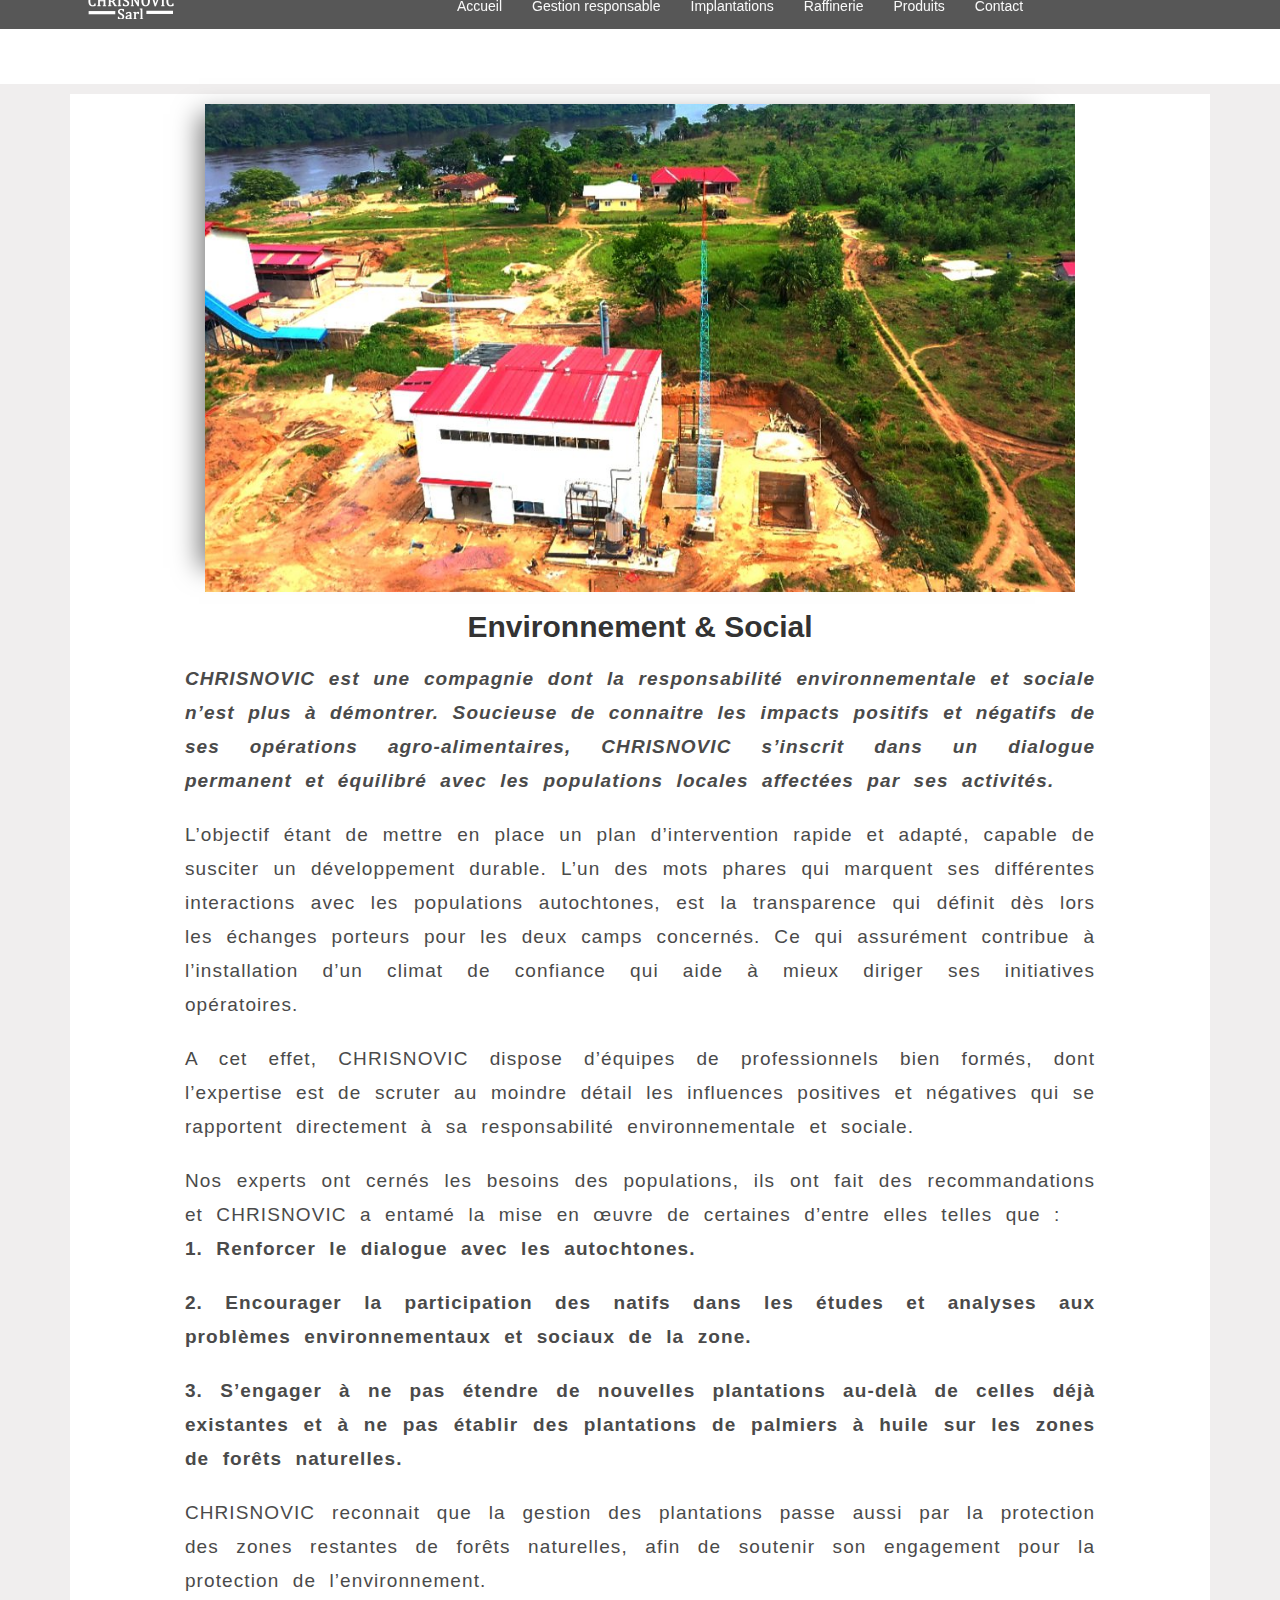
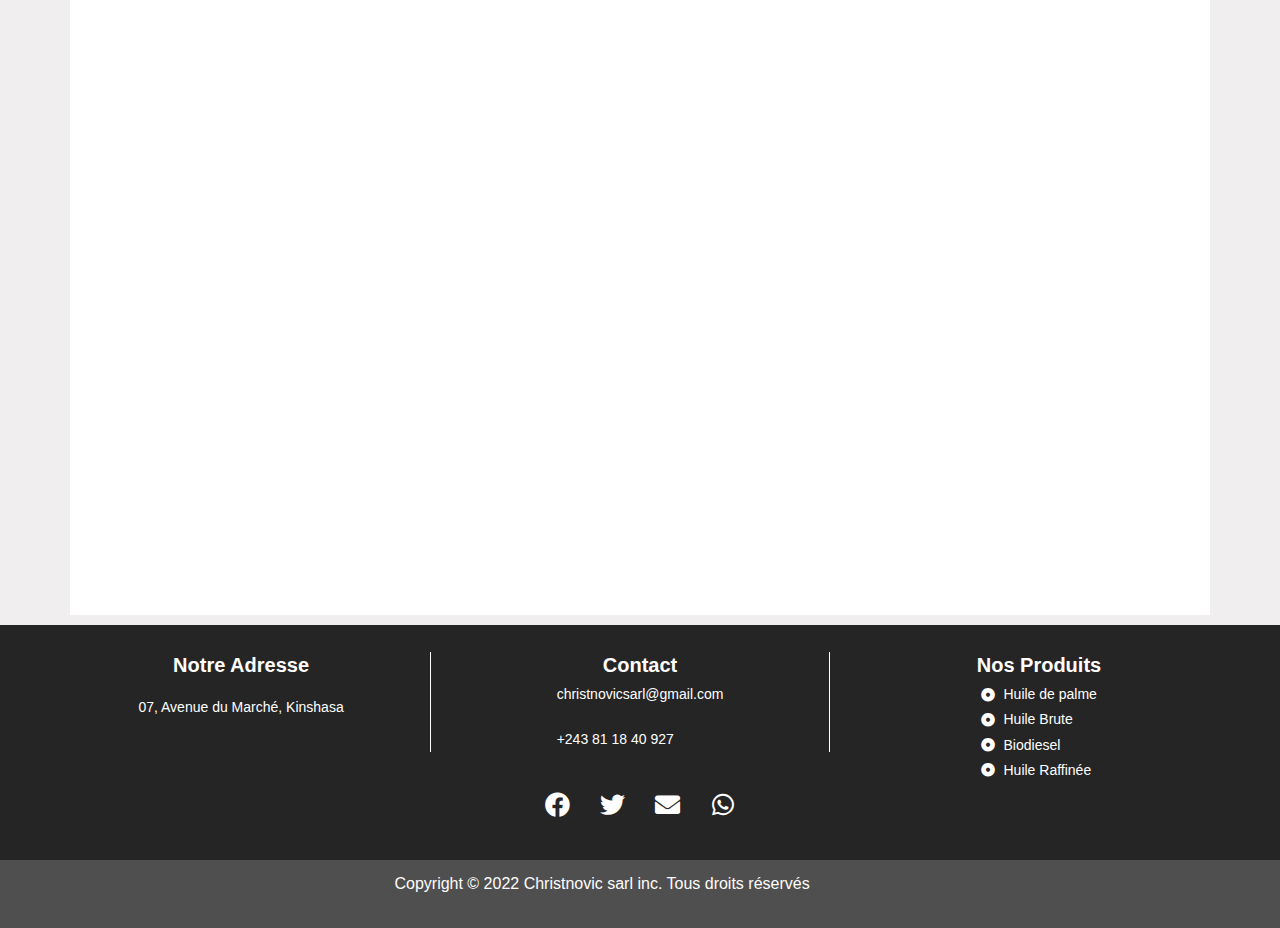
<file: environnement/index.html>
<!DOCTYPE html>
<html class="html" lang="fr-FR">
<head>
	<meta charset="UTF-8">
	<link rel="profile" href="https://gmpg.org/xfn/11">

	<title>Environnement &#8211; Christnovic sarl</title>
<meta name="robots" content="max-image-preview:large">
<meta name="viewport" content="width=device-width, initial-scale=1">
<link rel="dns-prefetch" href="//s.w.org">
<link rel="alternate" type="application/rss+xml" title="Christnovic sarl &raquo; Flux" href="https://andykalo.github.io/chrisnovic-sarl/feed/">
<link rel="alternate" type="application/rss+xml" title="Christnovic sarl &raquo; Flux des commentaires" href="https://andykalo.github.io/chrisnovic-sarl/comments/feed/">
<script>
window._wpemojiSettings = {"baseUrl":"https:\/\/s.w.org\/images\/core\/emoji\/14.0.0\/72x72\/","ext":".png","svgUrl":"https:\/\/s.w.org\/images\/core\/emoji\/14.0.0\/svg\/","svgExt":".svg","source":{"concatemoji":"https:\/\/andykalo.github.io\/chrisnovic-sarl\/wp-includes\/js\/wp-emoji-release.min.js?ver=6.0.2"}};
/*! This file is auto-generated */
!function(e,a,t){var n,r,o,i=a.createElement("canvas"),p=i.getContext&&i.getContext("2d");function s(e,t){var a=String.fromCharCode,e=(p.clearRect(0,0,i.width,i.height),p.fillText(a.apply(this,e),0,0),i.toDataURL());return p.clearRect(0,0,i.width,i.height),p.fillText(a.apply(this,t),0,0),e===i.toDataURL()}function c(e){var t=a.createElement("script");t.src=e,t.defer=t.type="text/javascript",a.getElementsByTagName("head")[0].appendChild(t)}for(o=Array("flag","emoji"),t.supports={everything:!0,everythingExceptFlag:!0},r=0;r<o.length;r++)t.supports[o[r]]=function(e){if(!p||!p.fillText)return!1;switch(p.textBaseline="top",p.font="600 32px Arial",e){case"flag":return s([127987,65039,8205,9895,65039],[127987,65039,8203,9895,65039])?!1:!s([55356,56826,55356,56819],[55356,56826,8203,55356,56819])&&!s([55356,57332,56128,56423,56128,56418,56128,56421,56128,56430,56128,56423,56128,56447],[55356,57332,8203,56128,56423,8203,56128,56418,8203,56128,56421,8203,56128,56430,8203,56128,56423,8203,56128,56447]);case"emoji":return!s([129777,127995,8205,129778,127999],[129777,127995,8203,129778,127999])}return!1}(o[r]),t.supports.everything=t.supports.everything&&t.supports[o[r]],"flag"!==o[r]&&(t.supports.everythingExceptFlag=t.supports.everythingExceptFlag&&t.supports[o[r]]);t.supports.everythingExceptFlag=t.supports.everythingExceptFlag&&!t.supports.flag,t.DOMReady=!1,t.readyCallback=function(){t.DOMReady=!0},t.supports.everything||(n=function(){t.readyCallback()},a.addEventListener?(a.addEventListener("DOMContentLoaded",n,!1),e.addEventListener("load",n,!1)):(e.attachEvent("onload",n),a.attachEvent("onreadystatechange",function(){"complete"===a.readyState&&t.readyCallback()})),(e=t.source||{}).concatemoji?c(e.concatemoji):e.wpemoji&&e.twemoji&&(c(e.twemoji),c(e.wpemoji)))}(window,document,window._wpemojiSettings);
</script>
<style>img.wp-smiley,
img.emoji {
	display: inline !important;
	border: none !important;
	box-shadow: none !important;
	height: 1em !important;
	width: 1em !important;
	margin: 0 0.07em !important;
	vertical-align: -0.1em !important;
	background: none !important;
	padding: 0 !important;
}</style>
	<link rel="stylesheet" id="wp-block-library-css" href="https://andykalo.github.io/chrisnovic-sarl/wp-includes/css/dist/block-library/style.min.css?ver=6.0.2" media="all">
<style id="wp-block-library-theme-inline-css">.wp-block-audio figcaption{color:#555;font-size:13px;text-align:center}.is-dark-theme .wp-block-audio figcaption{color:hsla(0,0%,100%,.65)}.wp-block-code{border:1px solid #ccc;border-radius:4px;font-family:Menlo,Consolas,monaco,monospace;padding:.8em 1em}.wp-block-embed figcaption{color:#555;font-size:13px;text-align:center}.is-dark-theme .wp-block-embed figcaption{color:hsla(0,0%,100%,.65)}.blocks-gallery-caption{color:#555;font-size:13px;text-align:center}.is-dark-theme .blocks-gallery-caption{color:hsla(0,0%,100%,.65)}.wp-block-image figcaption{color:#555;font-size:13px;text-align:center}.is-dark-theme .wp-block-image figcaption{color:hsla(0,0%,100%,.65)}.wp-block-pullquote{border-top:4px solid;border-bottom:4px solid;margin-bottom:1.75em;color:currentColor}.wp-block-pullquote__citation,.wp-block-pullquote cite,.wp-block-pullquote footer{color:currentColor;text-transform:uppercase;font-size:.8125em;font-style:normal}.wp-block-quote{border-left:.25em solid;margin:0 0 1.75em;padding-left:1em}.wp-block-quote cite,.wp-block-quote footer{color:currentColor;font-size:.8125em;position:relative;font-style:normal}.wp-block-quote.has-text-align-right{border-left:none;border-right:.25em solid;padding-left:0;padding-right:1em}.wp-block-quote.has-text-align-center{border:none;padding-left:0}.wp-block-quote.is-large,.wp-block-quote.is-style-large,.wp-block-quote.is-style-plain{border:none}.wp-block-search .wp-block-search__label{font-weight:700}:where(.wp-block-group.has-background){padding:1.25em 2.375em}.wp-block-separator.has-css-opacity{opacity:.4}.wp-block-separator{border:none;border-bottom:2px solid;margin-left:auto;margin-right:auto}.wp-block-separator.has-alpha-channel-opacity{opacity:1}.wp-block-separator:not(.is-style-wide):not(.is-style-dots){width:100px}.wp-block-separator.has-background:not(.is-style-dots){border-bottom:none;height:1px}.wp-block-separator.has-background:not(.is-style-wide):not(.is-style-dots){height:2px}.wp-block-table thead{border-bottom:3px solid}.wp-block-table tfoot{border-top:3px solid}.wp-block-table td,.wp-block-table th{padding:.5em;border:1px solid;word-break:normal}.wp-block-table figcaption{color:#555;font-size:13px;text-align:center}.is-dark-theme .wp-block-table figcaption{color:hsla(0,0%,100%,.65)}.wp-block-video figcaption{color:#555;font-size:13px;text-align:center}.is-dark-theme .wp-block-video figcaption{color:hsla(0,0%,100%,.65)}.wp-block-template-part.has-background{padding:1.25em 2.375em;margin-top:0;margin-bottom:0}</style>
<style id="global-styles-inline-css">body{--wp--preset--color--black: #000000;--wp--preset--color--cyan-bluish-gray: #abb8c3;--wp--preset--color--white: #ffffff;--wp--preset--color--pale-pink: #f78da7;--wp--preset--color--vivid-red: #cf2e2e;--wp--preset--color--luminous-vivid-orange: #ff6900;--wp--preset--color--luminous-vivid-amber: #fcb900;--wp--preset--color--light-green-cyan: #7bdcb5;--wp--preset--color--vivid-green-cyan: #00d084;--wp--preset--color--pale-cyan-blue: #8ed1fc;--wp--preset--color--vivid-cyan-blue: #0693e3;--wp--preset--color--vivid-purple: #9b51e0;--wp--preset--gradient--vivid-cyan-blue-to-vivid-purple: linear-gradient(135deg,rgba(6,147,227,1) 0%,rgb(155,81,224) 100%);--wp--preset--gradient--light-green-cyan-to-vivid-green-cyan: linear-gradient(135deg,rgb(122,220,180) 0%,rgb(0,208,130) 100%);--wp--preset--gradient--luminous-vivid-amber-to-luminous-vivid-orange: linear-gradient(135deg,rgba(252,185,0,1) 0%,rgba(255,105,0,1) 100%);--wp--preset--gradient--luminous-vivid-orange-to-vivid-red: linear-gradient(135deg,rgba(255,105,0,1) 0%,rgb(207,46,46) 100%);--wp--preset--gradient--very-light-gray-to-cyan-bluish-gray: linear-gradient(135deg,rgb(238,238,238) 0%,rgb(169,184,195) 100%);--wp--preset--gradient--cool-to-warm-spectrum: linear-gradient(135deg,rgb(74,234,220) 0%,rgb(151,120,209) 20%,rgb(207,42,186) 40%,rgb(238,44,130) 60%,rgb(251,105,98) 80%,rgb(254,248,76) 100%);--wp--preset--gradient--blush-light-purple: linear-gradient(135deg,rgb(255,206,236) 0%,rgb(152,150,240) 100%);--wp--preset--gradient--blush-bordeaux: linear-gradient(135deg,rgb(254,205,165) 0%,rgb(254,45,45) 50%,rgb(107,0,62) 100%);--wp--preset--gradient--luminous-dusk: linear-gradient(135deg,rgb(255,203,112) 0%,rgb(199,81,192) 50%,rgb(65,88,208) 100%);--wp--preset--gradient--pale-ocean: linear-gradient(135deg,rgb(255,245,203) 0%,rgb(182,227,212) 50%,rgb(51,167,181) 100%);--wp--preset--gradient--electric-grass: linear-gradient(135deg,rgb(202,248,128) 0%,rgb(113,206,126) 100%);--wp--preset--gradient--midnight: linear-gradient(135deg,rgb(2,3,129) 0%,rgb(40,116,252) 100%);--wp--preset--duotone--dark-grayscale: url('#wp-duotone-dark-grayscale');--wp--preset--duotone--grayscale: url('#wp-duotone-grayscale');--wp--preset--duotone--purple-yellow: url('#wp-duotone-purple-yellow');--wp--preset--duotone--blue-red: url('#wp-duotone-blue-red');--wp--preset--duotone--midnight: url('#wp-duotone-midnight');--wp--preset--duotone--magenta-yellow: url('#wp-duotone-magenta-yellow');--wp--preset--duotone--purple-green: url('#wp-duotone-purple-green');--wp--preset--duotone--blue-orange: url('#wp-duotone-blue-orange');--wp--preset--font-size--small: 13px;--wp--preset--font-size--medium: 20px;--wp--preset--font-size--large: 36px;--wp--preset--font-size--x-large: 42px;}.has-black-color{color: var(--wp--preset--color--black) !important;}.has-cyan-bluish-gray-color{color: var(--wp--preset--color--cyan-bluish-gray) !important;}.has-white-color{color: var(--wp--preset--color--white) !important;}.has-pale-pink-color{color: var(--wp--preset--color--pale-pink) !important;}.has-vivid-red-color{color: var(--wp--preset--color--vivid-red) !important;}.has-luminous-vivid-orange-color{color: var(--wp--preset--color--luminous-vivid-orange) !important;}.has-luminous-vivid-amber-color{color: var(--wp--preset--color--luminous-vivid-amber) !important;}.has-light-green-cyan-color{color: var(--wp--preset--color--light-green-cyan) !important;}.has-vivid-green-cyan-color{color: var(--wp--preset--color--vivid-green-cyan) !important;}.has-pale-cyan-blue-color{color: var(--wp--preset--color--pale-cyan-blue) !important;}.has-vivid-cyan-blue-color{color: var(--wp--preset--color--vivid-cyan-blue) !important;}.has-vivid-purple-color{color: var(--wp--preset--color--vivid-purple) !important;}.has-black-background-color{background-color: var(--wp--preset--color--black) !important;}.has-cyan-bluish-gray-background-color{background-color: var(--wp--preset--color--cyan-bluish-gray) !important;}.has-white-background-color{background-color: var(--wp--preset--color--white) !important;}.has-pale-pink-background-color{background-color: var(--wp--preset--color--pale-pink) !important;}.has-vivid-red-background-color{background-color: var(--wp--preset--color--vivid-red) !important;}.has-luminous-vivid-orange-background-color{background-color: var(--wp--preset--color--luminous-vivid-orange) !important;}.has-luminous-vivid-amber-background-color{background-color: var(--wp--preset--color--luminous-vivid-amber) !important;}.has-light-green-cyan-background-color{background-color: var(--wp--preset--color--light-green-cyan) !important;}.has-vivid-green-cyan-background-color{background-color: var(--wp--preset--color--vivid-green-cyan) !important;}.has-pale-cyan-blue-background-color{background-color: var(--wp--preset--color--pale-cyan-blue) !important;}.has-vivid-cyan-blue-background-color{background-color: var(--wp--preset--color--vivid-cyan-blue) !important;}.has-vivid-purple-background-color{background-color: var(--wp--preset--color--vivid-purple) !important;}.has-black-border-color{border-color: var(--wp--preset--color--black) !important;}.has-cyan-bluish-gray-border-color{border-color: var(--wp--preset--color--cyan-bluish-gray) !important;}.has-white-border-color{border-color: var(--wp--preset--color--white) !important;}.has-pale-pink-border-color{border-color: var(--wp--preset--color--pale-pink) !important;}.has-vivid-red-border-color{border-color: var(--wp--preset--color--vivid-red) !important;}.has-luminous-vivid-orange-border-color{border-color: var(--wp--preset--color--luminous-vivid-orange) !important;}.has-luminous-vivid-amber-border-color{border-color: var(--wp--preset--color--luminous-vivid-amber) !important;}.has-light-green-cyan-border-color{border-color: var(--wp--preset--color--light-green-cyan) !important;}.has-vivid-green-cyan-border-color{border-color: var(--wp--preset--color--vivid-green-cyan) !important;}.has-pale-cyan-blue-border-color{border-color: var(--wp--preset--color--pale-cyan-blue) !important;}.has-vivid-cyan-blue-border-color{border-color: var(--wp--preset--color--vivid-cyan-blue) !important;}.has-vivid-purple-border-color{border-color: var(--wp--preset--color--vivid-purple) !important;}.has-vivid-cyan-blue-to-vivid-purple-gradient-background{background: var(--wp--preset--gradient--vivid-cyan-blue-to-vivid-purple) !important;}.has-light-green-cyan-to-vivid-green-cyan-gradient-background{background: var(--wp--preset--gradient--light-green-cyan-to-vivid-green-cyan) !important;}.has-luminous-vivid-amber-to-luminous-vivid-orange-gradient-background{background: var(--wp--preset--gradient--luminous-vivid-amber-to-luminous-vivid-orange) !important;}.has-luminous-vivid-orange-to-vivid-red-gradient-background{background: var(--wp--preset--gradient--luminous-vivid-orange-to-vivid-red) !important;}.has-very-light-gray-to-cyan-bluish-gray-gradient-background{background: var(--wp--preset--gradient--very-light-gray-to-cyan-bluish-gray) !important;}.has-cool-to-warm-spectrum-gradient-background{background: var(--wp--preset--gradient--cool-to-warm-spectrum) !important;}.has-blush-light-purple-gradient-background{background: var(--wp--preset--gradient--blush-light-purple) !important;}.has-blush-bordeaux-gradient-background{background: var(--wp--preset--gradient--blush-bordeaux) !important;}.has-luminous-dusk-gradient-background{background: var(--wp--preset--gradient--luminous-dusk) !important;}.has-pale-ocean-gradient-background{background: var(--wp--preset--gradient--pale-ocean) !important;}.has-electric-grass-gradient-background{background: var(--wp--preset--gradient--electric-grass) !important;}.has-midnight-gradient-background{background: var(--wp--preset--gradient--midnight) !important;}.has-small-font-size{font-size: var(--wp--preset--font-size--small) !important;}.has-medium-font-size{font-size: var(--wp--preset--font-size--medium) !important;}.has-large-font-size{font-size: var(--wp--preset--font-size--large) !important;}.has-x-large-font-size{font-size: var(--wp--preset--font-size--x-large) !important;}</style>
<link rel="stylesheet" id="hfe-style-css" href="https://andykalo.github.io/chrisnovic-sarl/wp-content/plugins/header-footer-elementor/assets/css/header-footer-elementor.css?ver=1.6.13" media="all">
<link rel="stylesheet" id="elementor-icons-css" href="https://andykalo.github.io/chrisnovic-sarl/wp-content/plugins/elementor/assets/lib/eicons/css/elementor-icons.min.css?ver=5.16.0" media="all">
<link rel="stylesheet" id="elementor-frontend-css" href="https://andykalo.github.io/chrisnovic-sarl/wp-content/plugins/elementor/assets/css/frontend-lite.min.css?ver=3.7.7" media="all">
<link rel="stylesheet" id="elementor-post-94-css" href="https://andykalo.github.io/chrisnovic-sarl/wp-content/uploads/elementor/css/post-94.css?ver=1664886443" media="all">
<link rel="stylesheet" id="elementor-pro-css" href="https://andykalo.github.io/chrisnovic-sarl/wp-content/plugins/elementor-pro/assets/css/frontend-lite.min.css?ver=3.7.7" media="all">
<link rel="stylesheet" id="elementor-post-916-css" href="https://andykalo.github.io/chrisnovic-sarl/wp-content/uploads/elementor/css/post-916.css?ver=1665318965" media="all">
<link rel="stylesheet" id="hfe-widgets-style-css" href="https://andykalo.github.io/chrisnovic-sarl/wp-content/plugins/header-footer-elementor/inc/widgets-css/frontend.css?ver=1.6.13" media="all">
<link rel="stylesheet" id="elementor-post-459-css" href="https://andykalo.github.io/chrisnovic-sarl/wp-content/uploads/elementor/css/post-459.css?ver=1665388297" media="all">
<link rel="stylesheet" id="font-awesome-css" href="https://andykalo.github.io/chrisnovic-sarl/wp-content/themes/oceanwp/assets/fonts/fontawesome/css/all.min.css?ver=5.15.1" media="all">
<link rel="stylesheet" id="simple-line-icons-css" href="https://andykalo.github.io/chrisnovic-sarl/wp-content/themes/oceanwp/assets/css/third/simple-line-icons.min.css?ver=2.4.0" media="all">
<link rel="stylesheet" id="oceanwp-style-css" href="https://andykalo.github.io/chrisnovic-sarl/wp-content/themes/oceanwp/assets/css/style.min.css?ver=3.3.5" media="all">
<link rel="stylesheet" id="eael-general-css" href="https://andykalo.github.io/chrisnovic-sarl/wp-content/plugins/essential-addons-for-elementor-lite/assets/front-end/css/view/general.min.css?ver=5.3.2" media="all">
<link rel="stylesheet" id="google-fonts-1-css" href="https://fonts.googleapis.com/css?family=Roboto%3A100%2C100italic%2C200%2C200italic%2C300%2C300italic%2C400%2C400italic%2C500%2C500italic%2C600%2C600italic%2C700%2C700italic%2C800%2C800italic%2C900%2C900italic%7CRoboto+Slab%3A100%2C100italic%2C200%2C200italic%2C300%2C300italic%2C400%2C400italic%2C500%2C500italic%2C600%2C600italic%2C700%2C700italic%2C800%2C800italic%2C900%2C900italic&#038;display=auto&#038;ver=6.0.2" media="all">
<link rel="stylesheet" id="elementor-icons-shared-0-css" href="https://andykalo.github.io/chrisnovic-sarl/wp-content/plugins/elementor/assets/lib/font-awesome/css/fontawesome.min.css?ver=5.15.3" media="all">
<link rel="stylesheet" id="elementor-icons-fa-solid-css" href="https://andykalo.github.io/chrisnovic-sarl/wp-content/plugins/elementor/assets/lib/font-awesome/css/solid.min.css?ver=5.15.3" media="all">
<link rel="stylesheet" id="elementor-icons-fa-brands-css" href="https://andykalo.github.io/chrisnovic-sarl/wp-content/plugins/elementor/assets/lib/font-awesome/css/brands.min.css?ver=5.15.3" media="all">
<script src="https://andykalo.github.io/chrisnovic-sarl/wp-includes/js/jquery/jquery.min.js?ver=3.6.0" id="jquery-core-js"></script>
<script src="https://andykalo.github.io/chrisnovic-sarl/wp-includes/js/jquery/jquery-migrate.min.js?ver=3.3.2" id="jquery-migrate-js"></script>
<link rel="https://api.w.org/" href="https://andykalo.github.io/chrisnovic-sarl/wp-json/">
<link rel="alternate" type="application/json" href="https://andykalo.github.io/chrisnovic-sarl/wp-json/wp/v2/pages/916">
<link rel="EditURI" type="application/rsd+xml" title="RSD" href="https://andykalo.github.io/chrisnovic-sarl/xmlrpc.php?rsd">
<link rel="wlwmanifest" type="application/wlwmanifest+xml" href="https://andykalo.github.io/chrisnovic-sarl/wp-includes/wlwmanifest.xml"> 
<meta name="generator" content="WordPress 6.0.2">
<link rel="canonical" href="https://andykalo.github.io/chrisnovic-sarl/environnement/">
<link rel="shortlink" href="https://andykalo.github.io/chrisnovic-sarl/?p=916">
<link rel="alternate" type="application/json+oembed" href="https://andykalo.github.io/chrisnovic-sarl/wp-json/oembed/1.0/embed?url=https%3A%2F%2Fandykalo.github.io%2Fchrisnovic-sarl%2Fenvironnement%2F">
<link rel="alternate" type="text/xml+oembed" href="https://andykalo.github.io/chrisnovic-sarl/wp-json/oembed/1.0/embed?url=https%3A%2F%2Fandykalo.github.io%2Fchrisnovic-sarl%2Fenvironnement%2F&#038;format=xml">
<!-- OceanWP CSS -->
<style type="text/css">/* Header CSS */#site-header.has-header-media .overlay-header-media{background-color:rgba(0,0,0,0.5)}</style>
</head>

<body class="page-template page-template-elementor_header_footer page page-id-916 wp-custom-logo wp-embed-responsive ehf-footer ehf-template-oceanwp ehf-stylesheet-oceanwp oceanwp-theme dropdown-mobile no-header-border default-breakpoint has-sidebar content-right-sidebar page-header-disabled elementor-default elementor-template-full-width elementor-kit-94 elementor-page elementor-page-916" itemscope="itemscope" itemtype="https://schema.org/WebPage">

	<svg xmlns="http://www.w3.org/2000/svg" viewbox="0 0 0 0" width="0" height="0" focusable="false" role="none" style="visibility: hidden; position: absolute; left: -9999px; overflow: hidden;"><defs><filter id="wp-duotone-dark-grayscale"><fecolormatrix color-interpolation-filters="sRGB" type="matrix" values=" .299 .587 .114 0 0 .299 .587 .114 0 0 .299 .587 .114 0 0 .299 .587 .114 0 0 "></fecolormatrix><fecomponenttransfer color-interpolation-filters="sRGB"><fefuncr type="table" tablevalues="0 0.49803921568627"></fefuncr><fefuncg type="table" tablevalues="0 0.49803921568627"></fefuncg><fefuncb type="table" tablevalues="0 0.49803921568627"></fefuncb><fefunca type="table" tablevalues="1 1"></fefunca></fecomponenttransfer><fecomposite in2="SourceGraphic" operator="in"></fecomposite></filter></defs></svg><svg xmlns="http://www.w3.org/2000/svg" viewbox="0 0 0 0" width="0" height="0" focusable="false" role="none" style="visibility: hidden; position: absolute; left: -9999px; overflow: hidden;"><defs><filter id="wp-duotone-grayscale"><fecolormatrix color-interpolation-filters="sRGB" type="matrix" values=" .299 .587 .114 0 0 .299 .587 .114 0 0 .299 .587 .114 0 0 .299 .587 .114 0 0 "></fecolormatrix><fecomponenttransfer color-interpolation-filters="sRGB"><fefuncr type="table" tablevalues="0 1"></fefuncr><fefuncg type="table" tablevalues="0 1"></fefuncg><fefuncb type="table" tablevalues="0 1"></fefuncb><fefunca type="table" tablevalues="1 1"></fefunca></fecomponenttransfer><fecomposite in2="SourceGraphic" operator="in"></fecomposite></filter></defs></svg><svg xmlns="http://www.w3.org/2000/svg" viewbox="0 0 0 0" width="0" height="0" focusable="false" role="none" style="visibility: hidden; position: absolute; left: -9999px; overflow: hidden;"><defs><filter id="wp-duotone-purple-yellow"><fecolormatrix color-interpolation-filters="sRGB" type="matrix" values=" .299 .587 .114 0 0 .299 .587 .114 0 0 .299 .587 .114 0 0 .299 .587 .114 0 0 "></fecolormatrix><fecomponenttransfer color-interpolation-filters="sRGB"><fefuncr type="table" tablevalues="0.54901960784314 0.98823529411765"></fefuncr><fefuncg type="table" tablevalues="0 1"></fefuncg><fefuncb type="table" tablevalues="0.71764705882353 0.25490196078431"></fefuncb><fefunca type="table" tablevalues="1 1"></fefunca></fecomponenttransfer><fecomposite in2="SourceGraphic" operator="in"></fecomposite></filter></defs></svg><svg xmlns="http://www.w3.org/2000/svg" viewbox="0 0 0 0" width="0" height="0" focusable="false" role="none" style="visibility: hidden; position: absolute; left: -9999px; overflow: hidden;"><defs><filter id="wp-duotone-blue-red"><fecolormatrix color-interpolation-filters="sRGB" type="matrix" values=" .299 .587 .114 0 0 .299 .587 .114 0 0 .299 .587 .114 0 0 .299 .587 .114 0 0 "></fecolormatrix><fecomponenttransfer color-interpolation-filters="sRGB"><fefuncr type="table" tablevalues="0 1"></fefuncr><fefuncg type="table" tablevalues="0 0.27843137254902"></fefuncg><fefuncb type="table" tablevalues="0.5921568627451 0.27843137254902"></fefuncb><fefunca type="table" tablevalues="1 1"></fefunca></fecomponenttransfer><fecomposite in2="SourceGraphic" operator="in"></fecomposite></filter></defs></svg><svg xmlns="http://www.w3.org/2000/svg" viewbox="0 0 0 0" width="0" height="0" focusable="false" role="none" style="visibility: hidden; position: absolute; left: -9999px; overflow: hidden;"><defs><filter id="wp-duotone-midnight"><fecolormatrix color-interpolation-filters="sRGB" type="matrix" values=" .299 .587 .114 0 0 .299 .587 .114 0 0 .299 .587 .114 0 0 .299 .587 .114 0 0 "></fecolormatrix><fecomponenttransfer color-interpolation-filters="sRGB"><fefuncr type="table" tablevalues="0 0"></fefuncr><fefuncg type="table" tablevalues="0 0.64705882352941"></fefuncg><fefuncb type="table" tablevalues="0 1"></fefuncb><fefunca type="table" tablevalues="1 1"></fefunca></fecomponenttransfer><fecomposite in2="SourceGraphic" operator="in"></fecomposite></filter></defs></svg><svg xmlns="http://www.w3.org/2000/svg" viewbox="0 0 0 0" width="0" height="0" focusable="false" role="none" style="visibility: hidden; position: absolute; left: -9999px; overflow: hidden;"><defs><filter id="wp-duotone-magenta-yellow"><fecolormatrix color-interpolation-filters="sRGB" type="matrix" values=" .299 .587 .114 0 0 .299 .587 .114 0 0 .299 .587 .114 0 0 .299 .587 .114 0 0 "></fecolormatrix><fecomponenttransfer color-interpolation-filters="sRGB"><fefuncr type="table" tablevalues="0.78039215686275 1"></fefuncr><fefuncg type="table" tablevalues="0 0.94901960784314"></fefuncg><fefuncb type="table" tablevalues="0.35294117647059 0.47058823529412"></fefuncb><fefunca type="table" tablevalues="1 1"></fefunca></fecomponenttransfer><fecomposite in2="SourceGraphic" operator="in"></fecomposite></filter></defs></svg><svg xmlns="http://www.w3.org/2000/svg" viewbox="0 0 0 0" width="0" height="0" focusable="false" role="none" style="visibility: hidden; position: absolute; left: -9999px; overflow: hidden;"><defs><filter id="wp-duotone-purple-green"><fecolormatrix color-interpolation-filters="sRGB" type="matrix" values=" .299 .587 .114 0 0 .299 .587 .114 0 0 .299 .587 .114 0 0 .299 .587 .114 0 0 "></fecolormatrix><fecomponenttransfer color-interpolation-filters="sRGB"><fefuncr type="table" tablevalues="0.65098039215686 0.40392156862745"></fefuncr><fefuncg type="table" tablevalues="0 1"></fefuncg><fefuncb type="table" tablevalues="0.44705882352941 0.4"></fefuncb><fefunca type="table" tablevalues="1 1"></fefunca></fecomponenttransfer><fecomposite in2="SourceGraphic" operator="in"></fecomposite></filter></defs></svg><svg xmlns="http://www.w3.org/2000/svg" viewbox="0 0 0 0" width="0" height="0" focusable="false" role="none" style="visibility: hidden; position: absolute; left: -9999px; overflow: hidden;"><defs><filter id="wp-duotone-blue-orange"><fecolormatrix color-interpolation-filters="sRGB" type="matrix" values=" .299 .587 .114 0 0 .299 .587 .114 0 0 .299 .587 .114 0 0 .299 .587 .114 0 0 "></fecolormatrix><fecomponenttransfer color-interpolation-filters="sRGB"><fefuncr type="table" tablevalues="0.098039215686275 1"></fefuncr><fefuncg type="table" tablevalues="0 0.66274509803922"></fefuncg><fefuncb type="table" tablevalues="0.84705882352941 0.41960784313725"></fefuncb><fefunca type="table" tablevalues="1 1"></fefunca></fecomponenttransfer><fecomposite in2="SourceGraphic" operator="in"></fecomposite></filter></defs></svg>
	
	<div id="outer-wrap" class="site clr">

		<a class="skip-link screen-reader-text" href="#main">Skip to content</a>

		
		<div id="wrap" class="clr">

			
			
<header id="site-header" class="custom-header clr" data-height="74" itemscope="itemscope" itemtype="https://schema.org/WPHeader" role="banner">

	
		

<div id="site-header-inner" class="clr">

	
</div>


<div id="mobile-dropdown" class="clr">

	<nav class="clr" itemscope="itemscope" itemtype="https://schema.org/SiteNavigationElement">

		
<div id="mobile-menu-search" class="clr">
	<form aria-label="Rechercher sur ce site" method="get" action="http://localhost/Chrisnovic/Site/" class="mobile-searchform">
		<input aria-label="Insert search query" value="" class="field" id="ocean-mobile-search-1" type="search" name="s" autocomplete="off" placeholder="Rechercher">
		<button aria-label="Envoyer la recherche" type="submit" class="searchform-submit">
			<i class=" icon-magnifier" aria-hidden="true" role="img"></i>		</button>
					</form>
</div>
<!-- .mobile-menu-search -->

	</nav>

</div>


		
		
</header><!-- #site-header -->


			
			<main id="main" class="site-main clr" role="main">

						<div data-elementor-type="wp-page" data-elementor-id="916" class="elementor elementor-916">
							<div class="elementor-element elementor-element-7bc94e78 e-container--row e-container" data-id="7bc94e78" data-element_type="container" data-settings="{&quot;background_background&quot;:&quot;classic&quot;,&quot;sticky&quot;:&quot;top&quot;,&quot;sticky_offset_mobile&quot;:0,&quot;sticky_effects_offset_mobile&quot;:0,&quot;sticky_on&quot;:[&quot;desktop&quot;,&quot;tablet&quot;],&quot;position&quot;:&quot;fixed&quot;,&quot;sticky_offset&quot;:0,&quot;sticky_effects_offset&quot;:0}">		<div class="elementor-element elementor-element-7f87880f e-container--column e-container" data-id="7f87880f" data-element_type="container">				<div class="elementor-element elementor-element-4322dbe7 elementor-widget elementor-widget-site-logo" data-id="4322dbe7" data-element_type="widget" data-settings="{&quot;align_mobile&quot;:&quot;center&quot;,&quot;width_mobile&quot;:{&quot;unit&quot;:&quot;%&quot;,&quot;size&quot;:100,&quot;sizes&quot;:[]},&quot;align&quot;:&quot;center&quot;,&quot;width&quot;:{&quot;unit&quot;:&quot;%&quot;,&quot;size&quot;:&quot;&quot;,&quot;sizes&quot;:[]},&quot;width_tablet&quot;:{&quot;unit&quot;:&quot;%&quot;,&quot;size&quot;:&quot;&quot;,&quot;sizes&quot;:[]},&quot;space&quot;:{&quot;unit&quot;:&quot;%&quot;,&quot;size&quot;:&quot;&quot;,&quot;sizes&quot;:[]},&quot;space_tablet&quot;:{&quot;unit&quot;:&quot;%&quot;,&quot;size&quot;:&quot;&quot;,&quot;sizes&quot;:[]},&quot;space_mobile&quot;:{&quot;unit&quot;:&quot;%&quot;,&quot;size&quot;:&quot;&quot;,&quot;sizes&quot;:[]},&quot;image_border_radius&quot;:{&quot;unit&quot;:&quot;px&quot;,&quot;top&quot;:&quot;&quot;,&quot;right&quot;:&quot;&quot;,&quot;bottom&quot;:&quot;&quot;,&quot;left&quot;:&quot;&quot;,&quot;isLinked&quot;:true},&quot;image_border_radius_tablet&quot;:{&quot;unit&quot;:&quot;px&quot;,&quot;top&quot;:&quot;&quot;,&quot;right&quot;:&quot;&quot;,&quot;bottom&quot;:&quot;&quot;,&quot;left&quot;:&quot;&quot;,&quot;isLinked&quot;:true},&quot;image_border_radius_mobile&quot;:{&quot;unit&quot;:&quot;px&quot;,&quot;top&quot;:&quot;&quot;,&quot;right&quot;:&quot;&quot;,&quot;bottom&quot;:&quot;&quot;,&quot;left&quot;:&quot;&quot;,&quot;isLinked&quot;:true},&quot;caption_padding&quot;:{&quot;unit&quot;:&quot;px&quot;,&quot;top&quot;:&quot;&quot;,&quot;right&quot;:&quot;&quot;,&quot;bottom&quot;:&quot;&quot;,&quot;left&quot;:&quot;&quot;,&quot;isLinked&quot;:true},&quot;caption_padding_tablet&quot;:{&quot;unit&quot;:&quot;px&quot;,&quot;top&quot;:&quot;&quot;,&quot;right&quot;:&quot;&quot;,&quot;bottom&quot;:&quot;&quot;,&quot;left&quot;:&quot;&quot;,&quot;isLinked&quot;:true},&quot;caption_padding_mobile&quot;:{&quot;unit&quot;:&quot;px&quot;,&quot;top&quot;:&quot;&quot;,&quot;right&quot;:&quot;&quot;,&quot;bottom&quot;:&quot;&quot;,&quot;left&quot;:&quot;&quot;,&quot;isLinked&quot;:true},&quot;caption_space&quot;:{&quot;unit&quot;:&quot;px&quot;,&quot;size&quot;:0,&quot;sizes&quot;:[]},&quot;caption_space_tablet&quot;:{&quot;unit&quot;:&quot;px&quot;,&quot;size&quot;:&quot;&quot;,&quot;sizes&quot;:[]},&quot;caption_space_mobile&quot;:{&quot;unit&quot;:&quot;px&quot;,&quot;size&quot;:&quot;&quot;,&quot;sizes&quot;:[]}}" data-widget_type="site-logo.default">
				<div class="elementor-widget-container">
					<div class="hfe-site-logo">
													<a data-elementor-open-lightbox="" class="elementor-clickable" href="https://andykalo.github.io/chrisnovic-sarl">
							<div class="hfe-site-logo-set">           
				<div class="hfe-site-logo-container">
					<img class="hfe-site-logo-img elementor-animation-" src="https://andykalo.github.io/chrisnovic-sarl/wp-content/uploads/elementor/thumbs/logo1-pvwf3kwyxq1qex29h83fq8pf6j7jyle5hq54cttbay.png" alt="logo1">
				</div>
			</div>
							</a>
						</div>  
					</div>
				</div>
		</div>		<div class="elementor-element elementor-element-43ba136d elementor-nav-menu__align-center elementor-widget__width-inherit elementor-widget-tablet__width-initial elementor-widget-mobile__width-inherit elementor-absolute elementor-nav-menu--dropdown-tablet elementor-nav-menu__text-align-aside elementor-nav-menu--toggle elementor-nav-menu--burger elementor-widget elementor-widget-nav-menu" data-id="43ba136d" data-element_type="widget" data-settings="{&quot;toggle_icon_hover_animation&quot;:&quot;grow&quot;,&quot;_animation_tablet&quot;:&quot;none&quot;,&quot;_position&quot;:&quot;absolute&quot;,&quot;layout&quot;:&quot;horizontal&quot;,&quot;submenu_icon&quot;:{&quot;value&quot;:&quot;&lt;i class=\&quot;fas fa-caret-down\&quot;&gt;&lt;\/i&gt;&quot;,&quot;library&quot;:&quot;fa-solid&quot;},&quot;toggle&quot;:&quot;burger&quot;}" data-widget_type="nav-menu.default">
				<div class="elementor-widget-container">
			<link rel="stylesheet" href="https://andykalo.github.io/chrisnovic-sarl/wp-content/plugins/elementor-pro/assets/css/widget-nav-menu.min.css">			<nav migration_allowed="1" migrated="0" role="navigation" class="elementor-nav-menu--main elementor-nav-menu__container elementor-nav-menu--layout-horizontal e--pointer-text e--animation-grow">
				<ul id="menu-1-43ba136d" class="elementor-nav-menu">
<li class="menu-item menu-item-type-post_type menu-item-object-page menu-item-home menu-item-857"><a href="https://andykalo.github.io/chrisnovic-sarl/" class="elementor-item">Accueil</a></li>
<li class="menu-item menu-item-type-post_type menu-item-object-page current-menu-ancestor current-menu-parent current_page_parent current_page_ancestor menu-item-has-children menu-item-409">
<a href="https://andykalo.github.io/chrisnovic-sarl/gestion-responsable/" class="elementor-item">Gestion responsable</a>
<ul class="sub-menu elementor-nav-menu--dropdown">
	<li class="menu-item menu-item-type-post_type menu-item-object-page menu-item-907"><a href="https://andykalo.github.io/chrisnovic-sarl/profil/" class="elementor-sub-item">Profil</a></li>
	<li class="menu-item menu-item-type-post_type menu-item-object-page menu-item-924"><a href="https://andykalo.github.io/chrisnovic-sarl/mission/" class="elementor-sub-item">Mission</a></li>
	<li class="menu-item menu-item-type-post_type menu-item-object-page menu-item-923"><a href="https://andykalo.github.io/chrisnovic-sarl/vision/" class="elementor-sub-item">Vision</a></li>
	<li class="menu-item menu-item-type-post_type menu-item-object-page current-menu-item page_item page-item-916 current_page_item menu-item-922"><a href="https://andykalo.github.io/chrisnovic-sarl/environnement/" aria-current="page" class="elementor-sub-item elementor-item-active">Environnement</a></li>
</ul>
</li>
<li class="menu-item menu-item-type-post_type menu-item-object-page menu-item-has-children menu-item-410">
<a href="https://andykalo.github.io/chrisnovic-sarl/implantations/" class="elementor-item">Implantations</a>
<ul class="sub-menu elementor-nav-menu--dropdown">
	<li class="menu-item menu-item-type-custom menu-item-object-custom menu-item-417"><a href="#" class="elementor-sub-item elementor-item-anchor">Géo-localisation</a></li>
	<li class="menu-item menu-item-type-post_type menu-item-object-page menu-item-has-children menu-item-420">
<a href="https://andykalo.github.io/chrisnovic-sarl/exploitation-site/" class="elementor-sub-item">Exploitation Site</a>
	<ul class="sub-menu elementor-nav-menu--dropdown">
		<li class="menu-item menu-item-type-custom menu-item-object-custom menu-item-421"><a href="#" class="elementor-sub-item elementor-item-anchor">Plantation Luthe</a></li>
		<li class="menu-item menu-item-type-custom menu-item-object-custom menu-item-422"><a href="#" class="elementor-sub-item elementor-item-anchor">Plantation Milundu</a></li>
		<li class="menu-item menu-item-type-custom menu-item-object-custom menu-item-423"><a href="#" class="elementor-sub-item elementor-item-anchor">Plantation Pindi</a></li>
		<li class="menu-item menu-item-type-custom menu-item-object-custom menu-item-424"><a href="#" class="elementor-sub-item elementor-item-anchor">Plantation Tango</a></li>
		<li class="menu-item menu-item-type-custom menu-item-object-custom menu-item-425"><a href="#" class="elementor-sub-item elementor-item-anchor">Plantation Lundu</a></li>
		<li class="menu-item menu-item-type-custom menu-item-object-custom menu-item-426"><a href="#" class="elementor-sub-item elementor-item-anchor">Plantation Kumbi</a></li>
	</ul>
</li>
</ul>
</li>
<li class="menu-item menu-item-type-post_type menu-item-object-page menu-item-412"><a href="https://andykalo.github.io/chrisnovic-sarl/raffinerie/" class="elementor-item">Raffinerie</a></li>
<li class="menu-item menu-item-type-post_type menu-item-object-page menu-item-411"><a href="https://andykalo.github.io/chrisnovic-sarl/produits/" class="elementor-item">Produits</a></li>
<li class="menu-item menu-item-type-post_type menu-item-object-page menu-item-429"><a href="https://andykalo.github.io/chrisnovic-sarl/contact/" class="elementor-item">Contact</a></li>
</ul>			</nav>
					<div class="elementor-menu-toggle" role="button" tabindex="0" aria-label="Menu Toggle" aria-expanded="false">
			<i aria-hidden="true" role="presentation" class="elementor-menu-toggle__icon--open elementor-animation-grow eicon-menu-bar"></i><i aria-hidden="true" role="presentation" class="elementor-menu-toggle__icon--close elementor-animation-grow eicon-close"></i>			<span class="elementor-screen-only">Menu</span>
		</div>
			<nav class="elementor-nav-menu--dropdown elementor-nav-menu__container" role="navigation" aria-hidden="true">
				<ul id="menu-2-43ba136d" class="elementor-nav-menu">
<li class="menu-item menu-item-type-post_type menu-item-object-page menu-item-home menu-item-857"><a href="https://andykalo.github.io/chrisnovic-sarl/" class="elementor-item" tabindex="-1">Accueil</a></li>
<li class="menu-item menu-item-type-post_type menu-item-object-page current-menu-ancestor current-menu-parent current_page_parent current_page_ancestor menu-item-has-children menu-item-409">
<a href="https://andykalo.github.io/chrisnovic-sarl/gestion-responsable/" class="elementor-item" tabindex="-1">Gestion responsable</a>
<ul class="sub-menu elementor-nav-menu--dropdown">
	<li class="menu-item menu-item-type-post_type menu-item-object-page menu-item-907"><a href="https://andykalo.github.io/chrisnovic-sarl/profil/" class="elementor-sub-item" tabindex="-1">Profil</a></li>
	<li class="menu-item menu-item-type-post_type menu-item-object-page menu-item-924"><a href="https://andykalo.github.io/chrisnovic-sarl/mission/" class="elementor-sub-item" tabindex="-1">Mission</a></li>
	<li class="menu-item menu-item-type-post_type menu-item-object-page menu-item-923"><a href="https://andykalo.github.io/chrisnovic-sarl/vision/" class="elementor-sub-item" tabindex="-1">Vision</a></li>
	<li class="menu-item menu-item-type-post_type menu-item-object-page current-menu-item page_item page-item-916 current_page_item menu-item-922"><a href="https://andykalo.github.io/chrisnovic-sarl/environnement/" aria-current="page" class="elementor-sub-item elementor-item-active" tabindex="-1">Environnement</a></li>
</ul>
</li>
<li class="menu-item menu-item-type-post_type menu-item-object-page menu-item-has-children menu-item-410">
<a href="https://andykalo.github.io/chrisnovic-sarl/implantations/" class="elementor-item" tabindex="-1">Implantations</a>
<ul class="sub-menu elementor-nav-menu--dropdown">
	<li class="menu-item menu-item-type-custom menu-item-object-custom menu-item-417"><a href="#" class="elementor-sub-item elementor-item-anchor" tabindex="-1">Géo-localisation</a></li>
	<li class="menu-item menu-item-type-post_type menu-item-object-page menu-item-has-children menu-item-420">
<a href="https://andykalo.github.io/chrisnovic-sarl/exploitation-site/" class="elementor-sub-item" tabindex="-1">Exploitation Site</a>
	<ul class="sub-menu elementor-nav-menu--dropdown">
		<li class="menu-item menu-item-type-custom menu-item-object-custom menu-item-421"><a href="#" class="elementor-sub-item elementor-item-anchor" tabindex="-1">Plantation Luthe</a></li>
		<li class="menu-item menu-item-type-custom menu-item-object-custom menu-item-422"><a href="#" class="elementor-sub-item elementor-item-anchor" tabindex="-1">Plantation Milundu</a></li>
		<li class="menu-item menu-item-type-custom menu-item-object-custom menu-item-423"><a href="#" class="elementor-sub-item elementor-item-anchor" tabindex="-1">Plantation Pindi</a></li>
		<li class="menu-item menu-item-type-custom menu-item-object-custom menu-item-424"><a href="#" class="elementor-sub-item elementor-item-anchor" tabindex="-1">Plantation Tango</a></li>
		<li class="menu-item menu-item-type-custom menu-item-object-custom menu-item-425"><a href="#" class="elementor-sub-item elementor-item-anchor" tabindex="-1">Plantation Lundu</a></li>
		<li class="menu-item menu-item-type-custom menu-item-object-custom menu-item-426"><a href="#" class="elementor-sub-item elementor-item-anchor" tabindex="-1">Plantation Kumbi</a></li>
	</ul>
</li>
</ul>
</li>
<li class="menu-item menu-item-type-post_type menu-item-object-page menu-item-412"><a href="https://andykalo.github.io/chrisnovic-sarl/raffinerie/" class="elementor-item" tabindex="-1">Raffinerie</a></li>
<li class="menu-item menu-item-type-post_type menu-item-object-page menu-item-411"><a href="https://andykalo.github.io/chrisnovic-sarl/produits/" class="elementor-item" tabindex="-1">Produits</a></li>
<li class="menu-item menu-item-type-post_type menu-item-object-page menu-item-429"><a href="https://andykalo.github.io/chrisnovic-sarl/contact/" class="elementor-item" tabindex="-1">Contact</a></li>
</ul>			</nav>
				</div>
				</div>
		</div>
<div class="elementor-element elementor-element-f0f49e2 e-container--column e-container" data-id="f0f49e2" data-element_type="container">				<div class="elementor-element elementor-element-65c13bd elementor-widget elementor-widget-spacer" data-id="65c13bd" data-element_type="widget" data-widget_type="spacer.default">
				<div class="elementor-widget-container">
			<style>/*! elementor - v3.7.7 - 20-09-2022 */
.elementor-column .elementor-spacer-inner{height:var(--spacer-size)}.e-container{--container-widget-width:100%}.e-container>.elementor-widget-spacer{width:var(--container-widget-width,var(--spacer-size));-ms-flex-item-align:stretch;align-self:stretch;-ms-flex-negative:0;flex-shrink:0}.e-container>.elementor-widget-spacer>.elementor-widget-container,.e-container>.elementor-widget-spacer>.elementor-widget-container>.elementor-spacer{height:100%}.e-container>.elementor-widget-spacer>.elementor-widget-container>.elementor-spacer>.elementor-spacer-inner{height:var(--container-widget-height,var(--spacer-size))}</style>		<div class="elementor-spacer">
			<div class="elementor-spacer-inner"></div>
		</div>
				</div>
				</div>
		</div>
<div class="elementor-element elementor-element-3afe58e e-container--column e-container" data-id="3afe58e" data-element_type="container" data-settings="{&quot;background_background&quot;:&quot;classic&quot;}">		<div class="elementor-element elementor-element-2294b0c e-container--column e-container" data-id="2294b0c" data-element_type="container" data-settings="{&quot;background_background&quot;:&quot;classic&quot;}">				<div class="elementor-element elementor-element-8aaf9e0 elementor-invisible elementor-widget elementor-widget-image" data-id="8aaf9e0" data-element_type="widget" data-settings="{&quot;_animation&quot;:&quot;zoomIn&quot;,&quot;_animation_tablet&quot;:&quot;zoomIn&quot;,&quot;_animation_mobile&quot;:&quot;zoomIn&quot;}" data-widget_type="image.default">
				<div class="elementor-widget-container">
			<style>/*! elementor - v3.7.7 - 20-09-2022 */
.elementor-widget-image{text-align:center}.elementor-widget-image a{display:inline-block}.elementor-widget-image a img[src$=".svg"]{width:48px}.elementor-widget-image img{vertical-align:middle;display:inline-block}</style>												<img width="1024" height="574" src="https://andykalo.github.io/chrisnovic-sarl/wp-content/uploads/2022/10/20220918_194728-2-1024x574.jpg" class="attachment-large size-large" alt="" loading="lazy" srcset="https://andykalo.github.io/chrisnovic-sarl/wp-content/uploads/2022/10/20220918_194728-2-1024x574.jpg 1024w, https://andykalo.github.io/chrisnovic-sarl/wp-content/uploads/2022/10/20220918_194728-2-300x168.jpg 300w, https://andykalo.github.io/chrisnovic-sarl/wp-content/uploads/2022/10/20220918_194728-2-768x430.jpg 768w, https://andykalo.github.io/chrisnovic-sarl/wp-content/uploads/2022/10/20220918_194728-2.jpg 1064w" sizes="(max-width: 1024px) 100vw, 1024px">															</div>
				</div>
				<div class="elementor-element elementor-element-6d3d718 elementor-widget elementor-widget-heading" data-id="6d3d718" data-element_type="widget" data-widget_type="heading.default">
				<div class="elementor-widget-container">
			<style>/*! elementor - v3.7.7 - 20-09-2022 */
.elementor-heading-title{padding:0;margin:0;line-height:1}.elementor-widget-heading .elementor-heading-title[class*=elementor-size-]>a{color:inherit;font-size:inherit;line-height:inherit}.elementor-widget-heading .elementor-heading-title.elementor-size-small{font-size:15px}.elementor-widget-heading .elementor-heading-title.elementor-size-medium{font-size:19px}.elementor-widget-heading .elementor-heading-title.elementor-size-large{font-size:29px}.elementor-widget-heading .elementor-heading-title.elementor-size-xl{font-size:39px}.elementor-widget-heading .elementor-heading-title.elementor-size-xxl{font-size:59px}</style>
<h2 class="elementor-heading-title elementor-size-default">Environnement &amp; Social</h2>		</div>
				</div>
				<div class="elementor-element elementor-element-90c40ce elementor-widget__width-initial elementor-widget-mobile__width-initial elementor-invisible elementor-widget elementor-widget-text-editor" data-id="90c40ce" data-element_type="widget" data-settings="{&quot;_animation&quot;:&quot;fadeInUp&quot;,&quot;_animation_tablet&quot;:&quot;fadeInUp&quot;,&quot;_animation_mobile&quot;:&quot;fadeInUp&quot;}" data-widget_type="text-editor.default">
				<div class="elementor-widget-container">
			<style>/*! elementor - v3.7.7 - 20-09-2022 */
.elementor-widget-text-editor.elementor-drop-cap-view-stacked .elementor-drop-cap{background-color:#818a91;color:#fff}.elementor-widget-text-editor.elementor-drop-cap-view-framed .elementor-drop-cap{color:#818a91;border:3px solid;background-color:transparent}.elementor-widget-text-editor:not(.elementor-drop-cap-view-default) .elementor-drop-cap{margin-top:8px}.elementor-widget-text-editor:not(.elementor-drop-cap-view-default) .elementor-drop-cap-letter{width:1em;height:1em}.elementor-widget-text-editor .elementor-drop-cap{float:left;text-align:center;line-height:1;font-size:50px}.elementor-widget-text-editor .elementor-drop-cap-letter{display:inline-block}</style>				<p><em><strong>CHRISNOVIC est une compagnie dont la responsabilité environnementale et sociale n’est plus à démontrer. Soucieuse de connaitre les impacts positifs et négatifs de ses opérations agro-alimentaires, CHRISNOVIC s&rsquo;inscrit dans un dialogue permanent et équilibré avec les populations locales affectées par ses activités.</strong></em></p>
<p>L&rsquo;objectif étant de mettre en place un plan d&rsquo;intervention rapide et adapté, capable de susciter un développement durable. L’un des mots phares qui marquent ses différentes interactions avec les populations autochtones, est la transparence qui définit dès lors les échanges porteurs pour les deux camps concernés. Ce qui assurément contribue à l&rsquo;installation d&rsquo;un climat de confiance qui aide à mieux diriger ses initiatives opératoires.</p>
<p>A cet effet, CHRISNOVIC dispose d&rsquo;équipes de professionnels bien formés, dont l&rsquo;expertise est de scruter au moindre détail les influences positives et négatives qui se rapportent directement à sa responsabilité environnementale et sociale.</p>
<p>Nos experts ont cernés les besoins des populations, ils ont fait des recommandations et CHRISNOVIC a entamé la mise en œuvre de certaines d’entre elles telles que :<br><strong>1. Renforcer le dialogue avec les autochtones.</strong></p>
<p><strong>2. Encourager la participation des natifs dans les études et analyses aux problèmes environnementaux et sociaux de la zone.</strong></p>
<p><strong>3. S’engager à ne pas étendre de nouvelles plantations au-delà de celles déjà existantes et à ne pas établir des plantations de palmiers à huile sur les zones de forêts naturelles.</strong></p>
<p>CHRISNOVIC reconnait que la gestion des plantations passe aussi par la protection des zones restantes de forêts naturelles, afin de soutenir son engagement pour la protection de l’environnement.</p>						</div>
				</div>
		<div class="elementor-element elementor-element-8c9a76e e-container--row elementor-invisible e-container" data-id="8c9a76e" data-element_type="container" data-settings="{&quot;animation&quot;:&quot;fadeInUp&quot;,&quot;animation_tablet&quot;:&quot;fadeInUp&quot;,&quot;animation_mobile&quot;:&quot;fadeInUp&quot;}">				<div class="elementor-element elementor-element-8d6b9f2 elementor-widget__width-initial elementor-widget-tablet__width-initial elementor-widget-mobile__width-initial elementor-widget elementor-widget-image" data-id="8d6b9f2" data-element_type="widget" data-widget_type="image.default">
				<div class="elementor-widget-container">
															<img width="1024" height="683" src="https://andykalo.github.io/chrisnovic-sarl/wp-content/uploads/2022/10/DJI_0363-1024x683.jpg" class="attachment-large size-large" alt="" loading="lazy" srcset="https://andykalo.github.io/chrisnovic-sarl/wp-content/uploads/2022/10/DJI_0363-1024x683.jpg 1024w, https://andykalo.github.io/chrisnovic-sarl/wp-content/uploads/2022/10/DJI_0363-300x200.jpg 300w, https://andykalo.github.io/chrisnovic-sarl/wp-content/uploads/2022/10/DJI_0363-768x512.jpg 768w, https://andykalo.github.io/chrisnovic-sarl/wp-content/uploads/2022/10/DJI_0363-1536x1024.jpg 1536w, https://andykalo.github.io/chrisnovic-sarl/wp-content/uploads/2022/10/DJI_0363-2048x1365.jpg 2048w" sizes="(max-width: 1024px) 100vw, 1024px">															</div>
				</div>
				<div class="elementor-element elementor-element-2059c24 elementor-widget-mobile__width-initial elementor-widget elementor-widget-image" data-id="2059c24" data-element_type="widget" data-widget_type="image.default">
				<div class="elementor-widget-container">
															<img width="1024" height="587" src="https://andykalo.github.io/chrisnovic-sarl/wp-content/uploads/2022/10/20220918_111957-1-1024x587.jpg" class="attachment-large size-large" alt="" loading="lazy" srcset="https://andykalo.github.io/chrisnovic-sarl/wp-content/uploads/2022/10/20220918_111957-1-1024x587.jpg 1024w, https://andykalo.github.io/chrisnovic-sarl/wp-content/uploads/2022/10/20220918_111957-1-300x172.jpg 300w, https://andykalo.github.io/chrisnovic-sarl/wp-content/uploads/2022/10/20220918_111957-1-768x440.jpg 768w, https://andykalo.github.io/chrisnovic-sarl/wp-content/uploads/2022/10/20220918_111957-1.jpg 1080w" sizes="(max-width: 1024px) 100vw, 1024px">															</div>
				</div>
		</div>		<div class="elementor-element elementor-element-4935cfc elementor-widget__width-initial elementor-invisible elementor-widget elementor-widget-text-editor" data-id="4935cfc" data-element_type="widget" data-settings="{&quot;_animation&quot;:&quot;fadeInUp&quot;,&quot;_animation_tablet&quot;:&quot;fadeInUp&quot;,&quot;_animation_mobile&quot;:&quot;fadeInUp&quot;}" data-widget_type="text-editor.default">
				<div class="elementor-widget-container">
							<p><strong>4. Travailler en synergie avec les autochtones pour mieux sensibiliser la population à la protection de l’environnement, constitue une étape importante dans la réalisation de cet objectif.</strong></p>
<p><strong>5. Mettre en place des gestionnaires de l&rsquo;environnement dans chaque plantation dont la responsabilité est de protéger les endroits à haute valeur de conservation.</strong></p>
<p><strong>6. Il a été clair qu&rsquo;il était impérieux d&rsquo;établir un plan de développement communautaire pour relever les défis de l&rsquo;insécurité alimentaire, de l&#8217;emploi local et du développement des moyens de subsistance.</strong></p>
<p>Les autochtones constituent un pilier essentiel de stratégies de développement durable pour progresser dans ce secteur d’agro-alimentaire.</p>						</div>
				</div>
		</div>
</div>					</div>
		
	</main><!-- #main -->

	
	
	
				<footer itemtype="https://schema.org/WPFooter" itemscope="itemscope" id="colophon" role="contentinfo">
			<div class="footer-width-fixer">		<div data-elementor-type="wp-post" data-elementor-id="459" class="elementor elementor-459">
							<div class="elementor-element elementor-element-67bb4f8 e-container--row e-container" data-id="67bb4f8" data-element_type="container" data-settings="{&quot;background_background&quot;:&quot;classic&quot;}">		<div class="elementor-element elementor-element-e45ba05 e-container--row e-container" data-id="e45ba05" data-element_type="container">		<div class="elementor-element elementor-element-7196d3a e-container--column e-container" data-id="7196d3a" data-element_type="container">				<div class="elementor-element elementor-element-59d562d elementor-widget elementor-widget-heading" data-id="59d562d" data-element_type="widget" data-widget_type="heading.default">
				<div class="elementor-widget-container">
			<h2 class="elementor-heading-title elementor-size-default">Notre Adresse</h2>		</div>
				</div>
				<div class="elementor-element elementor-element-01e0525 elementor-widget elementor-widget-text-editor" data-id="01e0525" data-element_type="widget" data-widget_type="text-editor.default">
				<div class="elementor-widget-container">
							<p>07, Avenue du Marché, Kinshasa</p>						</div>
				</div>
		</div>		<div class="elementor-element elementor-element-8925c6a elementor-widget__width-initial elementor-widget-mobile__width-initial elementor-widget-divider--view-line elementor-widget elementor-widget-divider" data-id="8925c6a" data-element_type="widget" data-widget_type="divider.default">
				<div class="elementor-widget-container">
			<style>/*! elementor - v3.7.7 - 20-09-2022 */
.elementor-widget-divider{--divider-border-style:none;--divider-border-width:1px;--divider-color:#2c2c2c;--divider-icon-size:20px;--divider-element-spacing:10px;--divider-pattern-height:24px;--divider-pattern-size:20px;--divider-pattern-url:none;--divider-pattern-repeat:repeat-x}.elementor-widget-divider .elementor-divider{display:-webkit-box;display:-ms-flexbox;display:flex}.elementor-widget-divider .elementor-divider__text{font-size:15px;line-height:1;max-width:95%}.elementor-widget-divider .elementor-divider__element{margin:0 var(--divider-element-spacing);-ms-flex-negative:0;flex-shrink:0}.elementor-widget-divider .elementor-icon{font-size:var(--divider-icon-size)}.elementor-widget-divider .elementor-divider-separator{display:-webkit-box;display:-ms-flexbox;display:flex;margin:0;direction:ltr}.elementor-widget-divider--view-line_icon .elementor-divider-separator,.elementor-widget-divider--view-line_text .elementor-divider-separator{-webkit-box-align:center;-ms-flex-align:center;align-items:center}.elementor-widget-divider--view-line_icon .elementor-divider-separator:after,.elementor-widget-divider--view-line_icon .elementor-divider-separator:before,.elementor-widget-divider--view-line_text .elementor-divider-separator:after,.elementor-widget-divider--view-line_text .elementor-divider-separator:before{display:block;content:"";border-bottom:0;-webkit-box-flex:1;-ms-flex-positive:1;flex-grow:1;border-top:var(--divider-border-width) var(--divider-border-style) var(--divider-color)}.elementor-widget-divider--element-align-left .elementor-divider .elementor-divider-separator>.elementor-divider__svg:first-of-type{-webkit-box-flex:0;-ms-flex-positive:0;flex-grow:0;-ms-flex-negative:100;flex-shrink:100}.elementor-widget-divider--element-align-left .elementor-divider-separator:before{content:none}.elementor-widget-divider--element-align-left .elementor-divider__element{margin-left:0}.elementor-widget-divider--element-align-right .elementor-divider .elementor-divider-separator>.elementor-divider__svg:last-of-type{-webkit-box-flex:0;-ms-flex-positive:0;flex-grow:0;-ms-flex-negative:100;flex-shrink:100}.elementor-widget-divider--element-align-right .elementor-divider-separator:after{content:none}.elementor-widget-divider--element-align-right .elementor-divider__element{margin-right:0}.elementor-widget-divider:not(.elementor-widget-divider--view-line_text):not(.elementor-widget-divider--view-line_icon) .elementor-divider-separator{border-top:var(--divider-border-width) var(--divider-border-style) var(--divider-color)}.elementor-widget-divider--separator-type-pattern{--divider-border-style:none}.elementor-widget-divider--separator-type-pattern.elementor-widget-divider--view-line .elementor-divider-separator,.elementor-widget-divider--separator-type-pattern:not(.elementor-widget-divider--view-line) .elementor-divider-separator:after,.elementor-widget-divider--separator-type-pattern:not(.elementor-widget-divider--view-line) .elementor-divider-separator:before,.elementor-widget-divider--separator-type-pattern:not([class*=elementor-widget-divider--view]) .elementor-divider-separator{width:100%;min-height:var(--divider-pattern-height);-webkit-mask-size:var(--divider-pattern-size) 100%;mask-size:var(--divider-pattern-size) 100%;-webkit-mask-repeat:var(--divider-pattern-repeat);mask-repeat:var(--divider-pattern-repeat);background-color:var(--divider-color);-webkit-mask-image:var(--divider-pattern-url);mask-image:var(--divider-pattern-url)}.elementor-widget-divider--no-spacing{--divider-pattern-size:auto}.elementor-widget-divider--bg-round{--divider-pattern-repeat:round}.rtl .elementor-widget-divider .elementor-divider__text{direction:rtl}.e-container>.elementor-widget-divider{width:var(--container-widget-width,100%);--flex-grow:var(--container-widget-flex-grow,0)}</style>		<div class="elementor-divider">
			<span class="elementor-divider-separator">
						</span>
		</div>
				</div>
				</div>
		<div class="elementor-element elementor-element-7666108 e-container--column e-container" data-id="7666108" data-element_type="container">				<div class="elementor-element elementor-element-8dda490 elementor-widget elementor-widget-heading" data-id="8dda490" data-element_type="widget" data-widget_type="heading.default">
				<div class="elementor-widget-container">
			<h2 class="elementor-heading-title elementor-size-default">Contact</h2>		</div>
				</div>
				<div class="elementor-element elementor-element-a8bc66a elementor-widget elementor-widget-text-editor" data-id="a8bc66a" data-element_type="widget" data-widget_type="text-editor.default">
				<div class="elementor-widget-container">
							<p>christnovicsarl@gmail.com</p>
<p>+243 81 18 40 927</p>						</div>
				</div>
				<div class="elementor-element elementor-element-1194e46 e-grid-align-left e-grid-align-mobile-center elementor-shape-rounded elementor-grid-0 elementor-widget elementor-widget-social-icons" data-id="1194e46" data-element_type="widget" data-widget_type="social-icons.default">
				<div class="elementor-widget-container">
			<style>/*! elementor - v3.7.7 - 20-09-2022 */
.elementor-widget-social-icons.elementor-grid-0 .elementor-widget-container,.elementor-widget-social-icons.elementor-grid-mobile-0 .elementor-widget-container,.elementor-widget-social-icons.elementor-grid-tablet-0 .elementor-widget-container{line-height:1;font-size:0}.elementor-widget-social-icons:not(.elementor-grid-0):not(.elementor-grid-tablet-0):not(.elementor-grid-mobile-0) .elementor-grid{display:inline-grid}.elementor-widget-social-icons .elementor-grid{grid-column-gap:var(--grid-column-gap,5px);grid-row-gap:var(--grid-row-gap,5px);grid-template-columns:var(--grid-template-columns);-webkit-box-pack:var(--justify-content,center);-ms-flex-pack:var(--justify-content,center);justify-content:var(--justify-content,center);justify-items:var(--justify-content,center)}.elementor-icon.elementor-social-icon{font-size:var(--icon-size,25px);line-height:var(--icon-size,25px);width:calc(var(--icon-size, 25px) + (2 * var(--icon-padding, .5em)));height:calc(var(--icon-size, 25px) + (2 * var(--icon-padding, .5em)))}.elementor-social-icon{--e-social-icon-icon-color:#fff;display:-webkit-inline-box;display:-ms-inline-flexbox;display:inline-flex;background-color:#818a91;-webkit-box-align:center;-ms-flex-align:center;align-items:center;-webkit-box-pack:center;-ms-flex-pack:center;justify-content:center;text-align:center;cursor:pointer}.elementor-social-icon i{color:var(--e-social-icon-icon-color)}.elementor-social-icon svg{fill:var(--e-social-icon-icon-color)}.elementor-social-icon:last-child{margin:0}.elementor-social-icon:hover{opacity:.9;color:#fff}.elementor-social-icon-android{background-color:#a4c639}.elementor-social-icon-apple{background-color:#999}.elementor-social-icon-behance{background-color:#1769ff}.elementor-social-icon-bitbucket{background-color:#205081}.elementor-social-icon-codepen{background-color:#000}.elementor-social-icon-delicious{background-color:#39f}.elementor-social-icon-deviantart{background-color:#05cc47}.elementor-social-icon-digg{background-color:#005be2}.elementor-social-icon-dribbble{background-color:#ea4c89}.elementor-social-icon-elementor{background-color:#d30c5c}.elementor-social-icon-envelope{background-color:#ea4335}.elementor-social-icon-facebook,.elementor-social-icon-facebook-f{background-color:#3b5998}.elementor-social-icon-flickr{background-color:#0063dc}.elementor-social-icon-foursquare{background-color:#2d5be3}.elementor-social-icon-free-code-camp,.elementor-social-icon-freecodecamp{background-color:#006400}.elementor-social-icon-github{background-color:#333}.elementor-social-icon-gitlab{background-color:#e24329}.elementor-social-icon-globe{background-color:#818a91}.elementor-social-icon-google-plus,.elementor-social-icon-google-plus-g{background-color:#dd4b39}.elementor-social-icon-houzz{background-color:#7ac142}.elementor-social-icon-instagram{background-color:#262626}.elementor-social-icon-jsfiddle{background-color:#487aa2}.elementor-social-icon-link{background-color:#818a91}.elementor-social-icon-linkedin,.elementor-social-icon-linkedin-in{background-color:#0077b5}.elementor-social-icon-medium{background-color:#00ab6b}.elementor-social-icon-meetup{background-color:#ec1c40}.elementor-social-icon-mixcloud{background-color:#273a4b}.elementor-social-icon-odnoklassniki{background-color:#f4731c}.elementor-social-icon-pinterest{background-color:#bd081c}.elementor-social-icon-product-hunt{background-color:#da552f}.elementor-social-icon-reddit{background-color:#ff4500}.elementor-social-icon-rss{background-color:#f26522}.elementor-social-icon-shopping-cart{background-color:#4caf50}.elementor-social-icon-skype{background-color:#00aff0}.elementor-social-icon-slideshare{background-color:#0077b5}.elementor-social-icon-snapchat{background-color:#fffc00}.elementor-social-icon-soundcloud{background-color:#f80}.elementor-social-icon-spotify{background-color:#2ebd59}.elementor-social-icon-stack-overflow{background-color:#fe7a15}.elementor-social-icon-steam{background-color:#00adee}.elementor-social-icon-stumbleupon{background-color:#eb4924}.elementor-social-icon-telegram{background-color:#2ca5e0}.elementor-social-icon-thumb-tack{background-color:#1aa1d8}.elementor-social-icon-tripadvisor{background-color:#589442}.elementor-social-icon-tumblr{background-color:#35465c}.elementor-social-icon-twitch{background-color:#6441a5}.elementor-social-icon-twitter{background-color:#1da1f2}.elementor-social-icon-viber{background-color:#665cac}.elementor-social-icon-vimeo{background-color:#1ab7ea}.elementor-social-icon-vk{background-color:#45668e}.elementor-social-icon-weibo{background-color:#dd2430}.elementor-social-icon-weixin{background-color:#31a918}.elementor-social-icon-whatsapp{background-color:#25d366}.elementor-social-icon-wordpress{background-color:#21759b}.elementor-social-icon-xing{background-color:#026466}.elementor-social-icon-yelp{background-color:#af0606}.elementor-social-icon-youtube{background-color:#cd201f}.elementor-social-icon-500px{background-color:#0099e5}.elementor-shape-rounded .elementor-icon.elementor-social-icon{border-radius:10%}.elementor-shape-circle .elementor-icon.elementor-social-icon{border-radius:50%}</style>		<div class="elementor-social-icons-wrapper elementor-grid">
							<span class="elementor-grid-item">
					<a class="elementor-icon elementor-social-icon elementor-social-icon-facebook elementor-repeater-item-ef266f3" target="_blank">
						<span class="elementor-screen-only">Facebook</span>
						<i class="fab fa-facebook"></i>					</a>
				</span>
							<span class="elementor-grid-item">
					<a class="elementor-icon elementor-social-icon elementor-social-icon-twitter elementor-repeater-item-47b4f67" target="_blank">
						<span class="elementor-screen-only">Twitter</span>
						<i class="fab fa-twitter"></i>					</a>
				</span>
							<span class="elementor-grid-item">
					<a class="elementor-icon elementor-social-icon elementor-social-icon-envelope elementor-repeater-item-1ec601b" target="_blank">
						<span class="elementor-screen-only">Envelope</span>
						<i class="fas fa-envelope"></i>					</a>
				</span>
							<span class="elementor-grid-item">
					<a class="elementor-icon elementor-social-icon elementor-social-icon-whatsapp elementor-repeater-item-641918f" target="_blank">
						<span class="elementor-screen-only">Whatsapp</span>
						<i class="fab fa-whatsapp"></i>					</a>
				</span>
					</div>
				</div>
				</div>
		</div>		<div class="elementor-element elementor-element-2660dd6 elementor-widget__width-initial elementor-hidden-mobile elementor-widget-divider--view-line elementor-widget elementor-widget-divider" data-id="2660dd6" data-element_type="widget" data-widget_type="divider.default">
				<div class="elementor-widget-container">
					<div class="elementor-divider">
			<span class="elementor-divider-separator">
						</span>
		</div>
				</div>
				</div>
		<div class="elementor-element elementor-element-616e540 e-container--column e-container" data-id="616e540" data-element_type="container">				<div class="elementor-element elementor-element-5cf61e7 elementor-widget elementor-widget-heading" data-id="5cf61e7" data-element_type="widget" data-widget_type="heading.default">
				<div class="elementor-widget-container">
			<h2 class="elementor-heading-title elementor-size-default">Nos Produits</h2>		</div>
				</div>
				<div class="elementor-element elementor-element-0900df4 elementor-icon-list--layout-traditional elementor-list-item-link-full_width elementor-widget elementor-widget-icon-list" data-id="0900df4" data-element_type="widget" data-widget_type="icon-list.default">
				<div class="elementor-widget-container">
			<link rel="stylesheet" href="https://andykalo.github.io/chrisnovic-sarl/wp-content/plugins/elementor/assets/css/widget-icon-list.min.css">		<ul class="elementor-icon-list-items">
							<li class="elementor-icon-list-item">
											<span class="elementor-icon-list-icon">
							<i aria-hidden="true" class="fas fa-dot-circle"></i>						</span>
										<span class="elementor-icon-list-text">Huile de palme</span>
									</li>
								<li class="elementor-icon-list-item">
											<span class="elementor-icon-list-icon">
							<i aria-hidden="true" class="fas fa-dot-circle"></i>						</span>
										<span class="elementor-icon-list-text">Huile Brute</span>
									</li>
								<li class="elementor-icon-list-item">
											<span class="elementor-icon-list-icon">
							<i aria-hidden="true" class="fas fa-dot-circle"></i>						</span>
										<span class="elementor-icon-list-text">Biodiesel</span>
									</li>
								<li class="elementor-icon-list-item">
											<span class="elementor-icon-list-icon">
							<i aria-hidden="true" class="fas fa-dot-circle"></i>						</span>
										<span class="elementor-icon-list-text">Huile Raffinée</span>
									</li>
						</ul>
				</div>
				</div>
		</div>
</div>
</div>
<div class="elementor-element elementor-element-38eca97 e-container--row e-container" data-id="38eca97" data-element_type="container" data-settings="{&quot;background_background&quot;:&quot;classic&quot;}">				<div class="elementor-element elementor-element-7645630 elementor-widget elementor-widget-text-editor" data-id="7645630" data-element_type="widget" data-widget_type="text-editor.default">
				<div class="elementor-widget-container">
							<p>&nbsp;Copyright © 2022 Christnovic sarl inc. Tous droits réservés</p>						</div>
				</div>
		</div>					</div>
		</div>		</footer>
	
	
	
</div>
<!-- #wrap -->


</div>
<!-- #outer-wrap -->



<a aria-label="Scroll to the top of the page" href="#" id="scroll-top" class="scroll-top-right"><i class=" fa fa-angle-up" aria-hidden="true" role="img"></i></a>




<link rel="stylesheet" id="e-animations-css" href="https://andykalo.github.io/chrisnovic-sarl/wp-content/plugins/elementor/assets/lib/animations/animations.min.css?ver=3.7.7" media="all">
<script src="https://andykalo.github.io/chrisnovic-sarl/wp-includes/js/imagesloaded.min.js?ver=4.1.4" id="imagesloaded-js"></script>
<script id="oceanwp-main-js-extra">var oceanwpLocalize = {"nonce":"87f0d386af","isRTL":"","menuSearchStyle":"drop_down","mobileMenuSearchStyle":"disabled","sidrSource":null,"sidrDisplace":"1","sidrSide":"left","sidrDropdownTarget":"link","verticalHeaderTarget":"link","customSelects":".woocommerce-ordering .orderby, #dropdown_product_cat, .widget_categories select, .widget_archive select, .single-product .variations_form .variations select"};</script>
<script src="https://andykalo.github.io/chrisnovic-sarl/wp-content/themes/oceanwp/assets/js/theme.min.js?ver=3.3.5" id="oceanwp-main-js"></script>
<script src="https://andykalo.github.io/chrisnovic-sarl/wp-content/themes/oceanwp/assets/js/drop-down-mobile-menu.min.js?ver=3.3.5" id="oceanwp-drop-down-mobile-menu-js"></script>
<script src="https://andykalo.github.io/chrisnovic-sarl/wp-content/themes/oceanwp/assets/js/drop-down-search.min.js?ver=3.3.5" id="oceanwp-drop-down-search-js"></script>
<script src="https://andykalo.github.io/chrisnovic-sarl/wp-content/themes/oceanwp/assets/js/vendors/magnific-popup.min.js?ver=3.3.5" id="ow-magnific-popup-js"></script>
<script src="https://andykalo.github.io/chrisnovic-sarl/wp-content/themes/oceanwp/assets/js/ow-lightbox.min.js?ver=3.3.5" id="oceanwp-lightbox-js"></script>
<script src="https://andykalo.github.io/chrisnovic-sarl/wp-content/themes/oceanwp/assets/js/vendors/flickity.pkgd.min.js?ver=3.3.5" id="ow-flickity-js"></script>
<script src="https://andykalo.github.io/chrisnovic-sarl/wp-content/themes/oceanwp/assets/js/ow-slider.min.js?ver=3.3.5" id="oceanwp-slider-js"></script>
<script src="https://andykalo.github.io/chrisnovic-sarl/wp-content/themes/oceanwp/assets/js/scroll-effect.min.js?ver=3.3.5" id="oceanwp-scroll-effect-js"></script>
<script src="https://andykalo.github.io/chrisnovic-sarl/wp-content/themes/oceanwp/assets/js/scroll-top.min.js?ver=3.3.5" id="oceanwp-scroll-top-js"></script>
<script src="https://andykalo.github.io/chrisnovic-sarl/wp-content/themes/oceanwp/assets/js/select.min.js?ver=3.3.5" id="oceanwp-select-js"></script>
<script id="eael-general-js-extra">var localize = {"ajaxurl":"https:\/\/andykalo.github.io\/chrisnovic-sarl\/wp-admin\/admin-ajax.php","nonce":"7167aa994b","i18n":{"added":"Added ","compare":"Compare","loading":"Loading..."},"page_permalink":"https:\/\/andykalo.github.io\/chrisnovic-sarl\/environnement\/","cart_redirectition":"","cart_page_url":"","el_breakpoints":{"mobile":{"label":"Mobile","value":767,"default_value":767,"direction":"max","is_enabled":true},"mobile_extra":{"label":"Grand mobile","value":880,"default_value":880,"direction":"max","is_enabled":false},"tablet":{"label":"Tablette","value":1024,"default_value":1024,"direction":"max","is_enabled":true},"tablet_extra":{"label":"Grande tablette","value":1200,"default_value":1200,"direction":"max","is_enabled":false},"laptop":{"label":"Portable","value":1366,"default_value":1366,"direction":"max","is_enabled":false},"widescreen":{"label":"Écran large","value":2400,"default_value":2400,"direction":"min","is_enabled":false}}};</script>
<script src="https://andykalo.github.io/chrisnovic-sarl/wp-content/plugins/essential-addons-for-elementor-lite/assets/front-end/js/view/general.min.js?ver=5.3.2" id="eael-general-js"></script>
<script src="https://andykalo.github.io/chrisnovic-sarl/wp-content/plugins/elementor-pro/assets/lib/smartmenus/jquery.smartmenus.min.js?ver=1.0.1" id="smartmenus-js"></script>
<script src="https://andykalo.github.io/chrisnovic-sarl/wp-content/plugins/elementor-pro/assets/js/webpack-pro.runtime.min.js?ver=3.7.7" id="elementor-pro-webpack-runtime-js"></script>
<script src="https://andykalo.github.io/chrisnovic-sarl/wp-content/plugins/elementor/assets/js/webpack.runtime.min.js?ver=3.7.7" id="elementor-webpack-runtime-js"></script>
<script src="https://andykalo.github.io/chrisnovic-sarl/wp-content/plugins/elementor/assets/js/frontend-modules.min.js?ver=3.7.7" id="elementor-frontend-modules-js"></script>
<script src="https://andykalo.github.io/chrisnovic-sarl/wp-includes/js/dist/vendor/regenerator-runtime.min.js?ver=0.13.9" id="regenerator-runtime-js"></script>
<script src="https://andykalo.github.io/chrisnovic-sarl/wp-includes/js/dist/vendor/wp-polyfill.min.js?ver=3.15.0" id="wp-polyfill-js"></script>
<script src="https://andykalo.github.io/chrisnovic-sarl/wp-includes/js/dist/hooks.min.js?ver=c6d64f2cb8f5c6bb49caca37f8828ce3" id="wp-hooks-js"></script>
<script src="https://andykalo.github.io/chrisnovic-sarl/wp-includes/js/dist/i18n.min.js?ver=ebee46757c6a411e38fd079a7ac71d94" id="wp-i18n-js"></script>
<script id="wp-i18n-js-after">
wp.i18n.setLocaleData( { 'text directionltr': [ 'ltr' ] } );
</script>
<script id="elementor-pro-frontend-js-before">var ElementorProFrontendConfig = {"ajaxurl":"https:\/\/andykalo.github.io\/chrisnovic-sarl\/wp-admin\/admin-ajax.php","nonce":"c1619ba49a","urls":{"assets":"https:\/\/andykalo.github.io\/chrisnovic-sarl\/wp-content\/plugins\/elementor-pro\/assets\/","rest":"https:\/\/andykalo.github.io\/chrisnovic-sarl\/wp-json\/"},"shareButtonsNetworks":{"facebook":{"title":"Facebook","has_counter":true},"twitter":{"title":"Twitter"},"linkedin":{"title":"LinkedIn","has_counter":true},"pinterest":{"title":"Pinterest","has_counter":true},"reddit":{"title":"Reddit","has_counter":true},"vk":{"title":"VK","has_counter":true},"odnoklassniki":{"title":"OK","has_counter":true},"tumblr":{"title":"Tumblr"},"digg":{"title":"Digg"},"skype":{"title":"Skype"},"stumbleupon":{"title":"StumbleUpon","has_counter":true},"mix":{"title":"Mix"},"telegram":{"title":"Telegram"},"pocket":{"title":"Pocket","has_counter":true},"xing":{"title":"XING","has_counter":true},"whatsapp":{"title":"WhatsApp"},"email":{"title":"Email"},"print":{"title":"Print"}},"facebook_sdk":{"lang":"fr_FR","app_id":""},"lottie":{"defaultAnimationUrl":"https:\/\/andykalo.github.io\/chrisnovic-sarl\/wp-content\/plugins\/elementor-pro\/modules\/lottie\/assets\/animations\/default.json"}};</script>
<script src="https://andykalo.github.io/chrisnovic-sarl/wp-content/plugins/elementor-pro/assets/js/frontend.min.js?ver=3.7.7" id="elementor-pro-frontend-js"></script>
<script src="https://andykalo.github.io/chrisnovic-sarl/wp-content/plugins/elementor/assets/lib/waypoints/waypoints.min.js?ver=4.0.2" id="elementor-waypoints-js"></script>
<script src="https://andykalo.github.io/chrisnovic-sarl/wp-includes/js/jquery/ui/core.min.js?ver=1.13.1" id="jquery-ui-core-js"></script>
<script id="elementor-frontend-js-before">var elementorFrontendConfig = {"environmentMode":{"edit":false,"wpPreview":false,"isScriptDebug":false},"i18n":{"shareOnFacebook":"Partager sur Facebook","shareOnTwitter":"Partager sur Twitter","pinIt":"L’épingler","download":"Télécharger","downloadImage":"Télécharger une image","fullscreen":"Plein écran","zoom":"Zoom","share":"Partager","playVideo":"Lire la vidéo","previous":"Précédent","next":"Suivant","close":"Fermer"},"is_rtl":false,"breakpoints":{"xs":0,"sm":480,"md":768,"lg":1025,"xl":1440,"xxl":1600},"responsive":{"breakpoints":{"mobile":{"label":"Mobile","value":767,"default_value":767,"direction":"max","is_enabled":true},"mobile_extra":{"label":"Grand mobile","value":880,"default_value":880,"direction":"max","is_enabled":false},"tablet":{"label":"Tablette","value":1024,"default_value":1024,"direction":"max","is_enabled":true},"tablet_extra":{"label":"Grande tablette","value":1200,"default_value":1200,"direction":"max","is_enabled":false},"laptop":{"label":"Portable","value":1366,"default_value":1366,"direction":"max","is_enabled":false},"widescreen":{"label":"Écran large","value":2400,"default_value":2400,"direction":"min","is_enabled":false}}},"version":"3.7.7","is_static":false,"experimentalFeatures":{"e_dom_optimization":true,"e_optimized_assets_loading":true,"e_optimized_css_loading":true,"a11y_improvements":true,"additional_custom_breakpoints":true,"e_import_export":true,"e_hidden_wordpress_widgets":true,"container":true,"theme_builder_v2":true,"landing-pages":true,"elements-color-picker":true,"favorite-widgets":true,"admin-top-bar":true,"page-transitions":true,"notes":true,"form-submissions":true,"e_scroll_snap":true},"urls":{"assets":"https:\/\/andykalo.github.io\/chrisnovic-sarl\/wp-content\/plugins\/elementor\/assets\/"},"settings":{"page":[],"editorPreferences":[]},"kit":{"active_breakpoints":["viewport_mobile","viewport_tablet"],"global_image_lightbox":"yes","lightbox_enable_counter":"yes","lightbox_enable_fullscreen":"yes","lightbox_enable_zoom":"yes","lightbox_enable_share":"yes","lightbox_title_src":"title","lightbox_description_src":"description"},"post":{"id":916,"title":"Environnement%20%E2%80%93%20Christnovic%20sarl","excerpt":"","featuredImage":false}};</script>
<script src="https://andykalo.github.io/chrisnovic-sarl/wp-content/plugins/elementor/assets/js/frontend.min.js?ver=3.7.7" id="elementor-frontend-js"></script>
<script src="https://andykalo.github.io/chrisnovic-sarl/wp-content/plugins/elementor-pro/assets/js/elements-handlers.min.js?ver=3.7.7" id="pro-elements-handlers-js"></script>
<script src="https://andykalo.github.io/chrisnovic-sarl/wp-content/plugins/elementor-pro/assets/lib/sticky/jquery.sticky.min.js?ver=3.7.7" id="e-sticky-js"></script>
<script src="https://andykalo.github.io/chrisnovic-sarl/wp-includes/js/underscore.min.js?ver=1.13.3" id="underscore-js"></script>
<script id="wp-util-js-extra">var _wpUtilSettings = {"ajax":{"url":"\/Chrisnovic\/Site\/wp-admin\/admin-ajax.php"}};</script>
<script src="https://andykalo.github.io/chrisnovic-sarl/wp-includes/js/wp-util.min.js?ver=6.0.2" id="wp-util-js"></script>
<script id="wpforms-elementor-js-extra">var wpformsElementorVars = {"captcha_provider":"recaptcha","recaptcha_type":"v2"};</script>
<script src="https://andykalo.github.io/chrisnovic-sarl/wp-content/plugins/wpforms-lite/assets/js/integrations/elementor/frontend.min.js?ver=1.7.7" id="wpforms-elementor-js"></script>
</body>
</html>
</file>
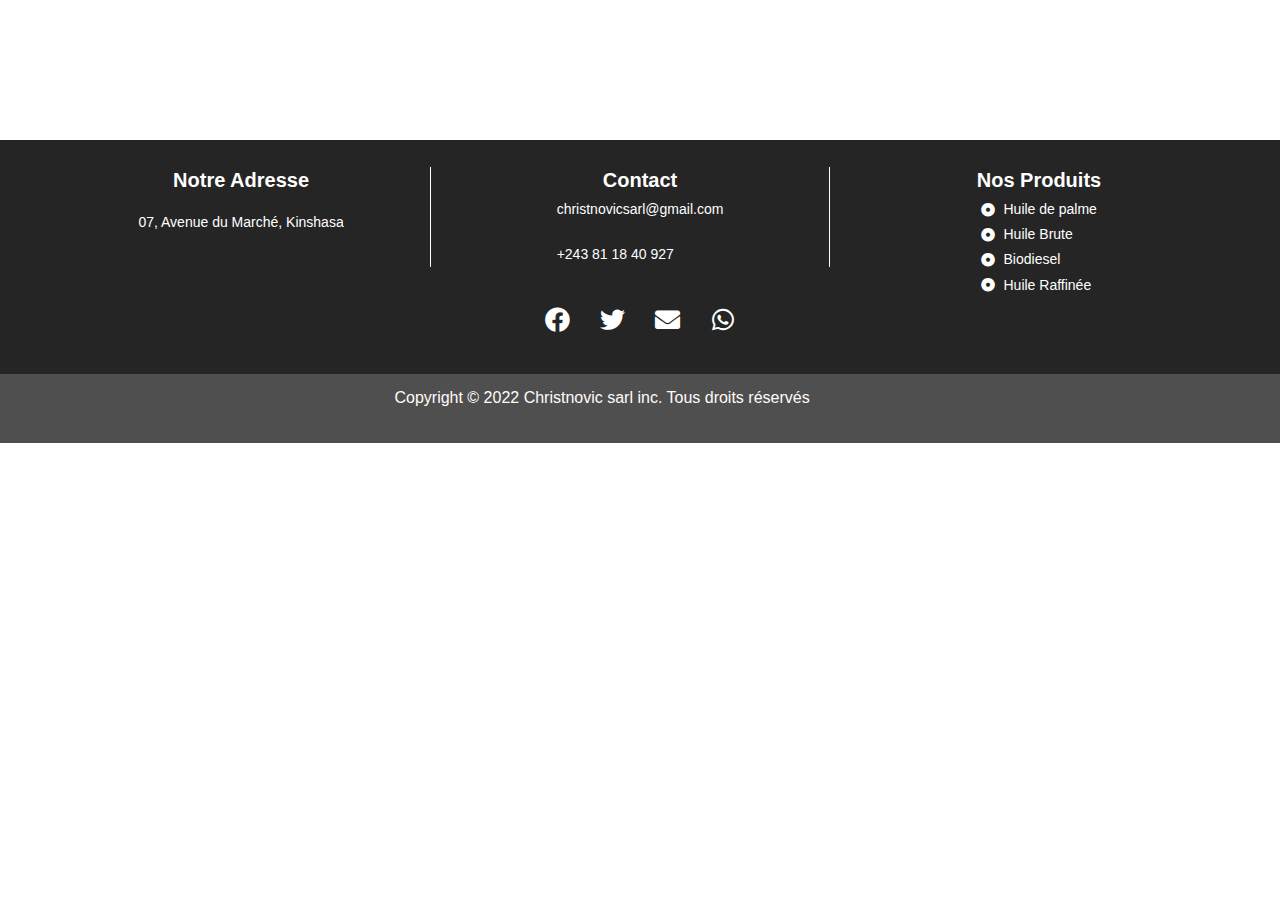
<file: exploitation-site/index.html>
<!DOCTYPE html>
<html class="html" lang="fr-FR">
<head>
	<meta charset="UTF-8">
	<link rel="profile" href="https://gmpg.org/xfn/11">

	<title>Exploitation Site &#8211; Christnovic sarl</title>
<meta name="robots" content="max-image-preview:large">
<meta name="viewport" content="width=device-width, initial-scale=1">
<link rel="dns-prefetch" href="//s.w.org">
<link rel="alternate" type="application/rss+xml" title="Christnovic sarl &raquo; Flux" href="https://andykalo.github.io/chrisnovic-sarl/feed/">
<link rel="alternate" type="application/rss+xml" title="Christnovic sarl &raquo; Flux des commentaires" href="https://andykalo.github.io/chrisnovic-sarl/comments/feed/">
<script>
window._wpemojiSettings = {"baseUrl":"https:\/\/s.w.org\/images\/core\/emoji\/14.0.0\/72x72\/","ext":".png","svgUrl":"https:\/\/s.w.org\/images\/core\/emoji\/14.0.0\/svg\/","svgExt":".svg","source":{"concatemoji":"https:\/\/andykalo.github.io\/chrisnovic-sarl\/wp-includes\/js\/wp-emoji-release.min.js?ver=6.0.2"}};
/*! This file is auto-generated */
!function(e,a,t){var n,r,o,i=a.createElement("canvas"),p=i.getContext&&i.getContext("2d");function s(e,t){var a=String.fromCharCode,e=(p.clearRect(0,0,i.width,i.height),p.fillText(a.apply(this,e),0,0),i.toDataURL());return p.clearRect(0,0,i.width,i.height),p.fillText(a.apply(this,t),0,0),e===i.toDataURL()}function c(e){var t=a.createElement("script");t.src=e,t.defer=t.type="text/javascript",a.getElementsByTagName("head")[0].appendChild(t)}for(o=Array("flag","emoji"),t.supports={everything:!0,everythingExceptFlag:!0},r=0;r<o.length;r++)t.supports[o[r]]=function(e){if(!p||!p.fillText)return!1;switch(p.textBaseline="top",p.font="600 32px Arial",e){case"flag":return s([127987,65039,8205,9895,65039],[127987,65039,8203,9895,65039])?!1:!s([55356,56826,55356,56819],[55356,56826,8203,55356,56819])&&!s([55356,57332,56128,56423,56128,56418,56128,56421,56128,56430,56128,56423,56128,56447],[55356,57332,8203,56128,56423,8203,56128,56418,8203,56128,56421,8203,56128,56430,8203,56128,56423,8203,56128,56447]);case"emoji":return!s([129777,127995,8205,129778,127999],[129777,127995,8203,129778,127999])}return!1}(o[r]),t.supports.everything=t.supports.everything&&t.supports[o[r]],"flag"!==o[r]&&(t.supports.everythingExceptFlag=t.supports.everythingExceptFlag&&t.supports[o[r]]);t.supports.everythingExceptFlag=t.supports.everythingExceptFlag&&!t.supports.flag,t.DOMReady=!1,t.readyCallback=function(){t.DOMReady=!0},t.supports.everything||(n=function(){t.readyCallback()},a.addEventListener?(a.addEventListener("DOMContentLoaded",n,!1),e.addEventListener("load",n,!1)):(e.attachEvent("onload",n),a.attachEvent("onreadystatechange",function(){"complete"===a.readyState&&t.readyCallback()})),(e=t.source||{}).concatemoji?c(e.concatemoji):e.wpemoji&&e.twemoji&&(c(e.twemoji),c(e.wpemoji)))}(window,document,window._wpemojiSettings);
</script>
<style>img.wp-smiley,
img.emoji {
	display: inline !important;
	border: none !important;
	box-shadow: none !important;
	height: 1em !important;
	width: 1em !important;
	margin: 0 0.07em !important;
	vertical-align: -0.1em !important;
	background: none !important;
	padding: 0 !important;
}</style>
	<link rel="stylesheet" id="wp-block-library-css" href="https://andykalo.github.io/chrisnovic-sarl/wp-includes/css/dist/block-library/style.min.css?ver=6.0.2" media="all">
<style id="wp-block-library-theme-inline-css">.wp-block-audio figcaption{color:#555;font-size:13px;text-align:center}.is-dark-theme .wp-block-audio figcaption{color:hsla(0,0%,100%,.65)}.wp-block-code{border:1px solid #ccc;border-radius:4px;font-family:Menlo,Consolas,monaco,monospace;padding:.8em 1em}.wp-block-embed figcaption{color:#555;font-size:13px;text-align:center}.is-dark-theme .wp-block-embed figcaption{color:hsla(0,0%,100%,.65)}.blocks-gallery-caption{color:#555;font-size:13px;text-align:center}.is-dark-theme .blocks-gallery-caption{color:hsla(0,0%,100%,.65)}.wp-block-image figcaption{color:#555;font-size:13px;text-align:center}.is-dark-theme .wp-block-image figcaption{color:hsla(0,0%,100%,.65)}.wp-block-pullquote{border-top:4px solid;border-bottom:4px solid;margin-bottom:1.75em;color:currentColor}.wp-block-pullquote__citation,.wp-block-pullquote cite,.wp-block-pullquote footer{color:currentColor;text-transform:uppercase;font-size:.8125em;font-style:normal}.wp-block-quote{border-left:.25em solid;margin:0 0 1.75em;padding-left:1em}.wp-block-quote cite,.wp-block-quote footer{color:currentColor;font-size:.8125em;position:relative;font-style:normal}.wp-block-quote.has-text-align-right{border-left:none;border-right:.25em solid;padding-left:0;padding-right:1em}.wp-block-quote.has-text-align-center{border:none;padding-left:0}.wp-block-quote.is-large,.wp-block-quote.is-style-large,.wp-block-quote.is-style-plain{border:none}.wp-block-search .wp-block-search__label{font-weight:700}:where(.wp-block-group.has-background){padding:1.25em 2.375em}.wp-block-separator.has-css-opacity{opacity:.4}.wp-block-separator{border:none;border-bottom:2px solid;margin-left:auto;margin-right:auto}.wp-block-separator.has-alpha-channel-opacity{opacity:1}.wp-block-separator:not(.is-style-wide):not(.is-style-dots){width:100px}.wp-block-separator.has-background:not(.is-style-dots){border-bottom:none;height:1px}.wp-block-separator.has-background:not(.is-style-wide):not(.is-style-dots){height:2px}.wp-block-table thead{border-bottom:3px solid}.wp-block-table tfoot{border-top:3px solid}.wp-block-table td,.wp-block-table th{padding:.5em;border:1px solid;word-break:normal}.wp-block-table figcaption{color:#555;font-size:13px;text-align:center}.is-dark-theme .wp-block-table figcaption{color:hsla(0,0%,100%,.65)}.wp-block-video figcaption{color:#555;font-size:13px;text-align:center}.is-dark-theme .wp-block-video figcaption{color:hsla(0,0%,100%,.65)}.wp-block-template-part.has-background{padding:1.25em 2.375em;margin-top:0;margin-bottom:0}</style>
<style id="global-styles-inline-css">body{--wp--preset--color--black: #000000;--wp--preset--color--cyan-bluish-gray: #abb8c3;--wp--preset--color--white: #ffffff;--wp--preset--color--pale-pink: #f78da7;--wp--preset--color--vivid-red: #cf2e2e;--wp--preset--color--luminous-vivid-orange: #ff6900;--wp--preset--color--luminous-vivid-amber: #fcb900;--wp--preset--color--light-green-cyan: #7bdcb5;--wp--preset--color--vivid-green-cyan: #00d084;--wp--preset--color--pale-cyan-blue: #8ed1fc;--wp--preset--color--vivid-cyan-blue: #0693e3;--wp--preset--color--vivid-purple: #9b51e0;--wp--preset--gradient--vivid-cyan-blue-to-vivid-purple: linear-gradient(135deg,rgba(6,147,227,1) 0%,rgb(155,81,224) 100%);--wp--preset--gradient--light-green-cyan-to-vivid-green-cyan: linear-gradient(135deg,rgb(122,220,180) 0%,rgb(0,208,130) 100%);--wp--preset--gradient--luminous-vivid-amber-to-luminous-vivid-orange: linear-gradient(135deg,rgba(252,185,0,1) 0%,rgba(255,105,0,1) 100%);--wp--preset--gradient--luminous-vivid-orange-to-vivid-red: linear-gradient(135deg,rgba(255,105,0,1) 0%,rgb(207,46,46) 100%);--wp--preset--gradient--very-light-gray-to-cyan-bluish-gray: linear-gradient(135deg,rgb(238,238,238) 0%,rgb(169,184,195) 100%);--wp--preset--gradient--cool-to-warm-spectrum: linear-gradient(135deg,rgb(74,234,220) 0%,rgb(151,120,209) 20%,rgb(207,42,186) 40%,rgb(238,44,130) 60%,rgb(251,105,98) 80%,rgb(254,248,76) 100%);--wp--preset--gradient--blush-light-purple: linear-gradient(135deg,rgb(255,206,236) 0%,rgb(152,150,240) 100%);--wp--preset--gradient--blush-bordeaux: linear-gradient(135deg,rgb(254,205,165) 0%,rgb(254,45,45) 50%,rgb(107,0,62) 100%);--wp--preset--gradient--luminous-dusk: linear-gradient(135deg,rgb(255,203,112) 0%,rgb(199,81,192) 50%,rgb(65,88,208) 100%);--wp--preset--gradient--pale-ocean: linear-gradient(135deg,rgb(255,245,203) 0%,rgb(182,227,212) 50%,rgb(51,167,181) 100%);--wp--preset--gradient--electric-grass: linear-gradient(135deg,rgb(202,248,128) 0%,rgb(113,206,126) 100%);--wp--preset--gradient--midnight: linear-gradient(135deg,rgb(2,3,129) 0%,rgb(40,116,252) 100%);--wp--preset--duotone--dark-grayscale: url('#wp-duotone-dark-grayscale');--wp--preset--duotone--grayscale: url('#wp-duotone-grayscale');--wp--preset--duotone--purple-yellow: url('#wp-duotone-purple-yellow');--wp--preset--duotone--blue-red: url('#wp-duotone-blue-red');--wp--preset--duotone--midnight: url('#wp-duotone-midnight');--wp--preset--duotone--magenta-yellow: url('#wp-duotone-magenta-yellow');--wp--preset--duotone--purple-green: url('#wp-duotone-purple-green');--wp--preset--duotone--blue-orange: url('#wp-duotone-blue-orange');--wp--preset--font-size--small: 13px;--wp--preset--font-size--medium: 20px;--wp--preset--font-size--large: 36px;--wp--preset--font-size--x-large: 42px;}.has-black-color{color: var(--wp--preset--color--black) !important;}.has-cyan-bluish-gray-color{color: var(--wp--preset--color--cyan-bluish-gray) !important;}.has-white-color{color: var(--wp--preset--color--white) !important;}.has-pale-pink-color{color: var(--wp--preset--color--pale-pink) !important;}.has-vivid-red-color{color: var(--wp--preset--color--vivid-red) !important;}.has-luminous-vivid-orange-color{color: var(--wp--preset--color--luminous-vivid-orange) !important;}.has-luminous-vivid-amber-color{color: var(--wp--preset--color--luminous-vivid-amber) !important;}.has-light-green-cyan-color{color: var(--wp--preset--color--light-green-cyan) !important;}.has-vivid-green-cyan-color{color: var(--wp--preset--color--vivid-green-cyan) !important;}.has-pale-cyan-blue-color{color: var(--wp--preset--color--pale-cyan-blue) !important;}.has-vivid-cyan-blue-color{color: var(--wp--preset--color--vivid-cyan-blue) !important;}.has-vivid-purple-color{color: var(--wp--preset--color--vivid-purple) !important;}.has-black-background-color{background-color: var(--wp--preset--color--black) !important;}.has-cyan-bluish-gray-background-color{background-color: var(--wp--preset--color--cyan-bluish-gray) !important;}.has-white-background-color{background-color: var(--wp--preset--color--white) !important;}.has-pale-pink-background-color{background-color: var(--wp--preset--color--pale-pink) !important;}.has-vivid-red-background-color{background-color: var(--wp--preset--color--vivid-red) !important;}.has-luminous-vivid-orange-background-color{background-color: var(--wp--preset--color--luminous-vivid-orange) !important;}.has-luminous-vivid-amber-background-color{background-color: var(--wp--preset--color--luminous-vivid-amber) !important;}.has-light-green-cyan-background-color{background-color: var(--wp--preset--color--light-green-cyan) !important;}.has-vivid-green-cyan-background-color{background-color: var(--wp--preset--color--vivid-green-cyan) !important;}.has-pale-cyan-blue-background-color{background-color: var(--wp--preset--color--pale-cyan-blue) !important;}.has-vivid-cyan-blue-background-color{background-color: var(--wp--preset--color--vivid-cyan-blue) !important;}.has-vivid-purple-background-color{background-color: var(--wp--preset--color--vivid-purple) !important;}.has-black-border-color{border-color: var(--wp--preset--color--black) !important;}.has-cyan-bluish-gray-border-color{border-color: var(--wp--preset--color--cyan-bluish-gray) !important;}.has-white-border-color{border-color: var(--wp--preset--color--white) !important;}.has-pale-pink-border-color{border-color: var(--wp--preset--color--pale-pink) !important;}.has-vivid-red-border-color{border-color: var(--wp--preset--color--vivid-red) !important;}.has-luminous-vivid-orange-border-color{border-color: var(--wp--preset--color--luminous-vivid-orange) !important;}.has-luminous-vivid-amber-border-color{border-color: var(--wp--preset--color--luminous-vivid-amber) !important;}.has-light-green-cyan-border-color{border-color: var(--wp--preset--color--light-green-cyan) !important;}.has-vivid-green-cyan-border-color{border-color: var(--wp--preset--color--vivid-green-cyan) !important;}.has-pale-cyan-blue-border-color{border-color: var(--wp--preset--color--pale-cyan-blue) !important;}.has-vivid-cyan-blue-border-color{border-color: var(--wp--preset--color--vivid-cyan-blue) !important;}.has-vivid-purple-border-color{border-color: var(--wp--preset--color--vivid-purple) !important;}.has-vivid-cyan-blue-to-vivid-purple-gradient-background{background: var(--wp--preset--gradient--vivid-cyan-blue-to-vivid-purple) !important;}.has-light-green-cyan-to-vivid-green-cyan-gradient-background{background: var(--wp--preset--gradient--light-green-cyan-to-vivid-green-cyan) !important;}.has-luminous-vivid-amber-to-luminous-vivid-orange-gradient-background{background: var(--wp--preset--gradient--luminous-vivid-amber-to-luminous-vivid-orange) !important;}.has-luminous-vivid-orange-to-vivid-red-gradient-background{background: var(--wp--preset--gradient--luminous-vivid-orange-to-vivid-red) !important;}.has-very-light-gray-to-cyan-bluish-gray-gradient-background{background: var(--wp--preset--gradient--very-light-gray-to-cyan-bluish-gray) !important;}.has-cool-to-warm-spectrum-gradient-background{background: var(--wp--preset--gradient--cool-to-warm-spectrum) !important;}.has-blush-light-purple-gradient-background{background: var(--wp--preset--gradient--blush-light-purple) !important;}.has-blush-bordeaux-gradient-background{background: var(--wp--preset--gradient--blush-bordeaux) !important;}.has-luminous-dusk-gradient-background{background: var(--wp--preset--gradient--luminous-dusk) !important;}.has-pale-ocean-gradient-background{background: var(--wp--preset--gradient--pale-ocean) !important;}.has-electric-grass-gradient-background{background: var(--wp--preset--gradient--electric-grass) !important;}.has-midnight-gradient-background{background: var(--wp--preset--gradient--midnight) !important;}.has-small-font-size{font-size: var(--wp--preset--font-size--small) !important;}.has-medium-font-size{font-size: var(--wp--preset--font-size--medium) !important;}.has-large-font-size{font-size: var(--wp--preset--font-size--large) !important;}.has-x-large-font-size{font-size: var(--wp--preset--font-size--x-large) !important;}</style>
<link rel="stylesheet" id="hfe-style-css" href="https://andykalo.github.io/chrisnovic-sarl/wp-content/plugins/header-footer-elementor/assets/css/header-footer-elementor.css?ver=1.6.13" media="all">
<link rel="stylesheet" id="elementor-icons-css" href="https://andykalo.github.io/chrisnovic-sarl/wp-content/plugins/elementor/assets/lib/eicons/css/elementor-icons.min.css?ver=5.16.0" media="all">
<link rel="stylesheet" id="elementor-frontend-css" href="https://andykalo.github.io/chrisnovic-sarl/wp-content/plugins/elementor/assets/css/frontend-lite.min.css?ver=3.7.7" media="all">
<link rel="stylesheet" id="elementor-post-94-css" href="https://andykalo.github.io/chrisnovic-sarl/wp-content/uploads/elementor/css/post-94.css?ver=1664886443" media="all">
<link rel="stylesheet" id="elementor-pro-css" href="https://andykalo.github.io/chrisnovic-sarl/wp-content/plugins/elementor-pro/assets/css/frontend-lite.min.css?ver=3.7.7" media="all">
<link rel="stylesheet" id="elementor-post-459-css" href="https://andykalo.github.io/chrisnovic-sarl/wp-content/uploads/elementor/css/post-459.css?ver=1665388297" media="all">
<link rel="stylesheet" id="hfe-widgets-style-css" href="https://andykalo.github.io/chrisnovic-sarl/wp-content/plugins/header-footer-elementor/inc/widgets-css/frontend.css?ver=1.6.13" media="all">
<link rel="stylesheet" id="font-awesome-css" href="https://andykalo.github.io/chrisnovic-sarl/wp-content/themes/oceanwp/assets/fonts/fontawesome/css/all.min.css?ver=5.15.1" media="all">
<link rel="stylesheet" id="simple-line-icons-css" href="https://andykalo.github.io/chrisnovic-sarl/wp-content/themes/oceanwp/assets/css/third/simple-line-icons.min.css?ver=2.4.0" media="all">
<link rel="stylesheet" id="oceanwp-style-css" href="https://andykalo.github.io/chrisnovic-sarl/wp-content/themes/oceanwp/assets/css/style.min.css?ver=3.3.5" media="all">
<link rel="stylesheet" id="eael-general-css" href="https://andykalo.github.io/chrisnovic-sarl/wp-content/plugins/essential-addons-for-elementor-lite/assets/front-end/css/view/general.min.css?ver=5.3.2" media="all">
<link rel="stylesheet" id="google-fonts-1-css" href="https://fonts.googleapis.com/css?family=Roboto%3A100%2C100italic%2C200%2C200italic%2C300%2C300italic%2C400%2C400italic%2C500%2C500italic%2C600%2C600italic%2C700%2C700italic%2C800%2C800italic%2C900%2C900italic%7CRoboto+Slab%3A100%2C100italic%2C200%2C200italic%2C300%2C300italic%2C400%2C400italic%2C500%2C500italic%2C600%2C600italic%2C700%2C700italic%2C800%2C800italic%2C900%2C900italic&#038;display=auto&#038;ver=6.0.2" media="all">
<link rel="stylesheet" id="elementor-icons-shared-0-css" href="https://andykalo.github.io/chrisnovic-sarl/wp-content/plugins/elementor/assets/lib/font-awesome/css/fontawesome.min.css?ver=5.15.3" media="all">
<link rel="stylesheet" id="elementor-icons-fa-brands-css" href="https://andykalo.github.io/chrisnovic-sarl/wp-content/plugins/elementor/assets/lib/font-awesome/css/brands.min.css?ver=5.15.3" media="all">
<link rel="stylesheet" id="elementor-icons-fa-solid-css" href="https://andykalo.github.io/chrisnovic-sarl/wp-content/plugins/elementor/assets/lib/font-awesome/css/solid.min.css?ver=5.15.3" media="all">
<script src="https://andykalo.github.io/chrisnovic-sarl/wp-includes/js/jquery/jquery.min.js?ver=3.6.0" id="jquery-core-js"></script>
<script src="https://andykalo.github.io/chrisnovic-sarl/wp-includes/js/jquery/jquery-migrate.min.js?ver=3.3.2" id="jquery-migrate-js"></script>
<link rel="https://api.w.org/" href="https://andykalo.github.io/chrisnovic-sarl/wp-json/">
<link rel="alternate" type="application/json" href="https://andykalo.github.io/chrisnovic-sarl/wp-json/wp/v2/pages/418">
<link rel="EditURI" type="application/rsd+xml" title="RSD" href="https://andykalo.github.io/chrisnovic-sarl/xmlrpc.php?rsd">
<link rel="wlwmanifest" type="application/wlwmanifest+xml" href="https://andykalo.github.io/chrisnovic-sarl/wp-includes/wlwmanifest.xml"> 
<meta name="generator" content="WordPress 6.0.2">
<link rel="canonical" href="https://andykalo.github.io/chrisnovic-sarl/exploitation-site/">
<link rel="shortlink" href="https://andykalo.github.io/chrisnovic-sarl/?p=418">
<link rel="alternate" type="application/json+oembed" href="https://andykalo.github.io/chrisnovic-sarl/wp-json/oembed/1.0/embed?url=https%3A%2F%2Fandykalo.github.io%2Fchrisnovic-sarl%2Fexploitation-site%2F">
<link rel="alternate" type="text/xml+oembed" href="https://andykalo.github.io/chrisnovic-sarl/wp-json/oembed/1.0/embed?url=https%3A%2F%2Fandykalo.github.io%2Fchrisnovic-sarl%2Fexploitation-site%2F&#038;format=xml">
<!-- OceanWP CSS -->
<style type="text/css">/* Header CSS */#site-header.has-header-media .overlay-header-media{background-color:rgba(0,0,0,0.5)}</style>
</head>

<body class="page-template-default page page-id-418 wp-custom-logo wp-embed-responsive ehf-footer ehf-template-oceanwp ehf-stylesheet-oceanwp oceanwp-theme dropdown-mobile no-header-border default-breakpoint has-sidebar content-right-sidebar page-header-disabled elementor-default elementor-kit-94 elementor-page elementor-page-418" itemscope="itemscope" itemtype="https://schema.org/WebPage">

	<svg xmlns="http://www.w3.org/2000/svg" viewbox="0 0 0 0" width="0" height="0" focusable="false" role="none" style="visibility: hidden; position: absolute; left: -9999px; overflow: hidden;"><defs><filter id="wp-duotone-dark-grayscale"><fecolormatrix color-interpolation-filters="sRGB" type="matrix" values=" .299 .587 .114 0 0 .299 .587 .114 0 0 .299 .587 .114 0 0 .299 .587 .114 0 0 "></fecolormatrix><fecomponenttransfer color-interpolation-filters="sRGB"><fefuncr type="table" tablevalues="0 0.49803921568627"></fefuncr><fefuncg type="table" tablevalues="0 0.49803921568627"></fefuncg><fefuncb type="table" tablevalues="0 0.49803921568627"></fefuncb><fefunca type="table" tablevalues="1 1"></fefunca></fecomponenttransfer><fecomposite in2="SourceGraphic" operator="in"></fecomposite></filter></defs></svg><svg xmlns="http://www.w3.org/2000/svg" viewbox="0 0 0 0" width="0" height="0" focusable="false" role="none" style="visibility: hidden; position: absolute; left: -9999px; overflow: hidden;"><defs><filter id="wp-duotone-grayscale"><fecolormatrix color-interpolation-filters="sRGB" type="matrix" values=" .299 .587 .114 0 0 .299 .587 .114 0 0 .299 .587 .114 0 0 .299 .587 .114 0 0 "></fecolormatrix><fecomponenttransfer color-interpolation-filters="sRGB"><fefuncr type="table" tablevalues="0 1"></fefuncr><fefuncg type="table" tablevalues="0 1"></fefuncg><fefuncb type="table" tablevalues="0 1"></fefuncb><fefunca type="table" tablevalues="1 1"></fefunca></fecomponenttransfer><fecomposite in2="SourceGraphic" operator="in"></fecomposite></filter></defs></svg><svg xmlns="http://www.w3.org/2000/svg" viewbox="0 0 0 0" width="0" height="0" focusable="false" role="none" style="visibility: hidden; position: absolute; left: -9999px; overflow: hidden;"><defs><filter id="wp-duotone-purple-yellow"><fecolormatrix color-interpolation-filters="sRGB" type="matrix" values=" .299 .587 .114 0 0 .299 .587 .114 0 0 .299 .587 .114 0 0 .299 .587 .114 0 0 "></fecolormatrix><fecomponenttransfer color-interpolation-filters="sRGB"><fefuncr type="table" tablevalues="0.54901960784314 0.98823529411765"></fefuncr><fefuncg type="table" tablevalues="0 1"></fefuncg><fefuncb type="table" tablevalues="0.71764705882353 0.25490196078431"></fefuncb><fefunca type="table" tablevalues="1 1"></fefunca></fecomponenttransfer><fecomposite in2="SourceGraphic" operator="in"></fecomposite></filter></defs></svg><svg xmlns="http://www.w3.org/2000/svg" viewbox="0 0 0 0" width="0" height="0" focusable="false" role="none" style="visibility: hidden; position: absolute; left: -9999px; overflow: hidden;"><defs><filter id="wp-duotone-blue-red"><fecolormatrix color-interpolation-filters="sRGB" type="matrix" values=" .299 .587 .114 0 0 .299 .587 .114 0 0 .299 .587 .114 0 0 .299 .587 .114 0 0 "></fecolormatrix><fecomponenttransfer color-interpolation-filters="sRGB"><fefuncr type="table" tablevalues="0 1"></fefuncr><fefuncg type="table" tablevalues="0 0.27843137254902"></fefuncg><fefuncb type="table" tablevalues="0.5921568627451 0.27843137254902"></fefuncb><fefunca type="table" tablevalues="1 1"></fefunca></fecomponenttransfer><fecomposite in2="SourceGraphic" operator="in"></fecomposite></filter></defs></svg><svg xmlns="http://www.w3.org/2000/svg" viewbox="0 0 0 0" width="0" height="0" focusable="false" role="none" style="visibility: hidden; position: absolute; left: -9999px; overflow: hidden;"><defs><filter id="wp-duotone-midnight"><fecolormatrix color-interpolation-filters="sRGB" type="matrix" values=" .299 .587 .114 0 0 .299 .587 .114 0 0 .299 .587 .114 0 0 .299 .587 .114 0 0 "></fecolormatrix><fecomponenttransfer color-interpolation-filters="sRGB"><fefuncr type="table" tablevalues="0 0"></fefuncr><fefuncg type="table" tablevalues="0 0.64705882352941"></fefuncg><fefuncb type="table" tablevalues="0 1"></fefuncb><fefunca type="table" tablevalues="1 1"></fefunca></fecomponenttransfer><fecomposite in2="SourceGraphic" operator="in"></fecomposite></filter></defs></svg><svg xmlns="http://www.w3.org/2000/svg" viewbox="0 0 0 0" width="0" height="0" focusable="false" role="none" style="visibility: hidden; position: absolute; left: -9999px; overflow: hidden;"><defs><filter id="wp-duotone-magenta-yellow"><fecolormatrix color-interpolation-filters="sRGB" type="matrix" values=" .299 .587 .114 0 0 .299 .587 .114 0 0 .299 .587 .114 0 0 .299 .587 .114 0 0 "></fecolormatrix><fecomponenttransfer color-interpolation-filters="sRGB"><fefuncr type="table" tablevalues="0.78039215686275 1"></fefuncr><fefuncg type="table" tablevalues="0 0.94901960784314"></fefuncg><fefuncb type="table" tablevalues="0.35294117647059 0.47058823529412"></fefuncb><fefunca type="table" tablevalues="1 1"></fefunca></fecomponenttransfer><fecomposite in2="SourceGraphic" operator="in"></fecomposite></filter></defs></svg><svg xmlns="http://www.w3.org/2000/svg" viewbox="0 0 0 0" width="0" height="0" focusable="false" role="none" style="visibility: hidden; position: absolute; left: -9999px; overflow: hidden;"><defs><filter id="wp-duotone-purple-green"><fecolormatrix color-interpolation-filters="sRGB" type="matrix" values=" .299 .587 .114 0 0 .299 .587 .114 0 0 .299 .587 .114 0 0 .299 .587 .114 0 0 "></fecolormatrix><fecomponenttransfer color-interpolation-filters="sRGB"><fefuncr type="table" tablevalues="0.65098039215686 0.40392156862745"></fefuncr><fefuncg type="table" tablevalues="0 1"></fefuncg><fefuncb type="table" tablevalues="0.44705882352941 0.4"></fefuncb><fefunca type="table" tablevalues="1 1"></fefunca></fecomponenttransfer><fecomposite in2="SourceGraphic" operator="in"></fecomposite></filter></defs></svg><svg xmlns="http://www.w3.org/2000/svg" viewbox="0 0 0 0" width="0" height="0" focusable="false" role="none" style="visibility: hidden; position: absolute; left: -9999px; overflow: hidden;"><defs><filter id="wp-duotone-blue-orange"><fecolormatrix color-interpolation-filters="sRGB" type="matrix" values=" .299 .587 .114 0 0 .299 .587 .114 0 0 .299 .587 .114 0 0 .299 .587 .114 0 0 "></fecolormatrix><fecomponenttransfer color-interpolation-filters="sRGB"><fefuncr type="table" tablevalues="0.098039215686275 1"></fefuncr><fefuncg type="table" tablevalues="0 0.66274509803922"></fefuncg><fefuncb type="table" tablevalues="0.84705882352941 0.41960784313725"></fefuncb><fefunca type="table" tablevalues="1 1"></fefunca></fecomponenttransfer><fecomposite in2="SourceGraphic" operator="in"></fecomposite></filter></defs></svg>
	
	<div id="outer-wrap" class="site clr">

		<a class="skip-link screen-reader-text" href="#main">Skip to content</a>

		
		<div id="wrap" class="clr">

			
			
<header id="site-header" class="custom-header clr" data-height="74" itemscope="itemscope" itemtype="https://schema.org/WPHeader" role="banner">

	
		

<div id="site-header-inner" class="clr">

	
</div>


<div id="mobile-dropdown" class="clr">

	<nav class="clr" itemscope="itemscope" itemtype="https://schema.org/SiteNavigationElement">

		
<div id="mobile-menu-search" class="clr">
	<form aria-label="Rechercher sur ce site" method="get" action="http://localhost/Chrisnovic/Site/" class="mobile-searchform">
		<input aria-label="Insert search query" value="" class="field" id="ocean-mobile-search-1" type="search" name="s" autocomplete="off" placeholder="Rechercher">
		<button aria-label="Envoyer la recherche" type="submit" class="searchform-submit">
			<i class=" icon-magnifier" aria-hidden="true" role="img"></i>		</button>
					</form>
</div>
<!-- .mobile-menu-search -->

	</nav>

</div>


		
		
</header><!-- #site-header -->


			
			<main id="main" class="site-main clr" role="main">

				
	
	<div id="content-wrap" class="container clr">

		
		<div id="primary" class="content-area clr">

			
			<div id="content" class="site-content clr">

				
				
<article class="single-page-article clr">

	
<div class="entry clr" itemprop="text">

	
	
	
</div>

</article>

				
			</div>
<!-- #content -->

			
		</div>
<!-- #primary -->

		

<aside id="right-sidebar" class="sidebar-container widget-area sidebar-primary" itemscope="itemscope" itemtype="https://schema.org/WPSideBar" role="complementary" aria-label="Primary Sidebar">

	
	<div id="right-sidebar-inner" class="clr">

		<div id="block-3" class="sidebar-box widget_block clr">
<div class="wp-container-2 wp-block-group"><div class="wp-block-group__inner-container"></div></div>
</div>
	</div>
<!-- #sidebar-inner -->

	
</aside><!-- #right-sidebar -->


	</div>
<!-- #content-wrap -->

	

	</main><!-- #main -->

	
	
	
				<footer itemtype="https://schema.org/WPFooter" itemscope="itemscope" id="colophon" role="contentinfo">
			<div class="footer-width-fixer">		<div data-elementor-type="wp-post" data-elementor-id="459" class="elementor elementor-459">
							<div class="elementor-element elementor-element-67bb4f8 e-container--row e-container" data-id="67bb4f8" data-element_type="container" data-settings="{&quot;background_background&quot;:&quot;classic&quot;}">		<div class="elementor-element elementor-element-e45ba05 e-container--row e-container" data-id="e45ba05" data-element_type="container">		<div class="elementor-element elementor-element-7196d3a e-container--column e-container" data-id="7196d3a" data-element_type="container">				<div class="elementor-element elementor-element-59d562d elementor-widget elementor-widget-heading" data-id="59d562d" data-element_type="widget" data-widget_type="heading.default">
				<div class="elementor-widget-container">
			<style>/*! elementor - v3.7.7 - 20-09-2022 */
.elementor-heading-title{padding:0;margin:0;line-height:1}.elementor-widget-heading .elementor-heading-title[class*=elementor-size-]>a{color:inherit;font-size:inherit;line-height:inherit}.elementor-widget-heading .elementor-heading-title.elementor-size-small{font-size:15px}.elementor-widget-heading .elementor-heading-title.elementor-size-medium{font-size:19px}.elementor-widget-heading .elementor-heading-title.elementor-size-large{font-size:29px}.elementor-widget-heading .elementor-heading-title.elementor-size-xl{font-size:39px}.elementor-widget-heading .elementor-heading-title.elementor-size-xxl{font-size:59px}</style>
<h2 class="elementor-heading-title elementor-size-default">Notre Adresse</h2>		</div>
				</div>
				<div class="elementor-element elementor-element-01e0525 elementor-widget elementor-widget-text-editor" data-id="01e0525" data-element_type="widget" data-widget_type="text-editor.default">
				<div class="elementor-widget-container">
			<style>/*! elementor - v3.7.7 - 20-09-2022 */
.elementor-widget-text-editor.elementor-drop-cap-view-stacked .elementor-drop-cap{background-color:#818a91;color:#fff}.elementor-widget-text-editor.elementor-drop-cap-view-framed .elementor-drop-cap{color:#818a91;border:3px solid;background-color:transparent}.elementor-widget-text-editor:not(.elementor-drop-cap-view-default) .elementor-drop-cap{margin-top:8px}.elementor-widget-text-editor:not(.elementor-drop-cap-view-default) .elementor-drop-cap-letter{width:1em;height:1em}.elementor-widget-text-editor .elementor-drop-cap{float:left;text-align:center;line-height:1;font-size:50px}.elementor-widget-text-editor .elementor-drop-cap-letter{display:inline-block}</style>				<p>07, Avenue du Marché, Kinshasa</p>						</div>
				</div>
		</div>		<div class="elementor-element elementor-element-8925c6a elementor-widget__width-initial elementor-widget-mobile__width-initial elementor-widget-divider--view-line elementor-widget elementor-widget-divider" data-id="8925c6a" data-element_type="widget" data-widget_type="divider.default">
				<div class="elementor-widget-container">
			<style>/*! elementor - v3.7.7 - 20-09-2022 */
.elementor-widget-divider{--divider-border-style:none;--divider-border-width:1px;--divider-color:#2c2c2c;--divider-icon-size:20px;--divider-element-spacing:10px;--divider-pattern-height:24px;--divider-pattern-size:20px;--divider-pattern-url:none;--divider-pattern-repeat:repeat-x}.elementor-widget-divider .elementor-divider{display:-webkit-box;display:-ms-flexbox;display:flex}.elementor-widget-divider .elementor-divider__text{font-size:15px;line-height:1;max-width:95%}.elementor-widget-divider .elementor-divider__element{margin:0 var(--divider-element-spacing);-ms-flex-negative:0;flex-shrink:0}.elementor-widget-divider .elementor-icon{font-size:var(--divider-icon-size)}.elementor-widget-divider .elementor-divider-separator{display:-webkit-box;display:-ms-flexbox;display:flex;margin:0;direction:ltr}.elementor-widget-divider--view-line_icon .elementor-divider-separator,.elementor-widget-divider--view-line_text .elementor-divider-separator{-webkit-box-align:center;-ms-flex-align:center;align-items:center}.elementor-widget-divider--view-line_icon .elementor-divider-separator:after,.elementor-widget-divider--view-line_icon .elementor-divider-separator:before,.elementor-widget-divider--view-line_text .elementor-divider-separator:after,.elementor-widget-divider--view-line_text .elementor-divider-separator:before{display:block;content:"";border-bottom:0;-webkit-box-flex:1;-ms-flex-positive:1;flex-grow:1;border-top:var(--divider-border-width) var(--divider-border-style) var(--divider-color)}.elementor-widget-divider--element-align-left .elementor-divider .elementor-divider-separator>.elementor-divider__svg:first-of-type{-webkit-box-flex:0;-ms-flex-positive:0;flex-grow:0;-ms-flex-negative:100;flex-shrink:100}.elementor-widget-divider--element-align-left .elementor-divider-separator:before{content:none}.elementor-widget-divider--element-align-left .elementor-divider__element{margin-left:0}.elementor-widget-divider--element-align-right .elementor-divider .elementor-divider-separator>.elementor-divider__svg:last-of-type{-webkit-box-flex:0;-ms-flex-positive:0;flex-grow:0;-ms-flex-negative:100;flex-shrink:100}.elementor-widget-divider--element-align-right .elementor-divider-separator:after{content:none}.elementor-widget-divider--element-align-right .elementor-divider__element{margin-right:0}.elementor-widget-divider:not(.elementor-widget-divider--view-line_text):not(.elementor-widget-divider--view-line_icon) .elementor-divider-separator{border-top:var(--divider-border-width) var(--divider-border-style) var(--divider-color)}.elementor-widget-divider--separator-type-pattern{--divider-border-style:none}.elementor-widget-divider--separator-type-pattern.elementor-widget-divider--view-line .elementor-divider-separator,.elementor-widget-divider--separator-type-pattern:not(.elementor-widget-divider--view-line) .elementor-divider-separator:after,.elementor-widget-divider--separator-type-pattern:not(.elementor-widget-divider--view-line) .elementor-divider-separator:before,.elementor-widget-divider--separator-type-pattern:not([class*=elementor-widget-divider--view]) .elementor-divider-separator{width:100%;min-height:var(--divider-pattern-height);-webkit-mask-size:var(--divider-pattern-size) 100%;mask-size:var(--divider-pattern-size) 100%;-webkit-mask-repeat:var(--divider-pattern-repeat);mask-repeat:var(--divider-pattern-repeat);background-color:var(--divider-color);-webkit-mask-image:var(--divider-pattern-url);mask-image:var(--divider-pattern-url)}.elementor-widget-divider--no-spacing{--divider-pattern-size:auto}.elementor-widget-divider--bg-round{--divider-pattern-repeat:round}.rtl .elementor-widget-divider .elementor-divider__text{direction:rtl}.e-container>.elementor-widget-divider{width:var(--container-widget-width,100%);--flex-grow:var(--container-widget-flex-grow,0)}</style>		<div class="elementor-divider">
			<span class="elementor-divider-separator">
						</span>
		</div>
				</div>
				</div>
		<div class="elementor-element elementor-element-7666108 e-container--column e-container" data-id="7666108" data-element_type="container">				<div class="elementor-element elementor-element-8dda490 elementor-widget elementor-widget-heading" data-id="8dda490" data-element_type="widget" data-widget_type="heading.default">
				<div class="elementor-widget-container">
			<h2 class="elementor-heading-title elementor-size-default">Contact</h2>		</div>
				</div>
				<div class="elementor-element elementor-element-a8bc66a elementor-widget elementor-widget-text-editor" data-id="a8bc66a" data-element_type="widget" data-widget_type="text-editor.default">
				<div class="elementor-widget-container">
							<p>christnovicsarl@gmail.com</p>
<p>+243 81 18 40 927</p>						</div>
				</div>
				<div class="elementor-element elementor-element-1194e46 e-grid-align-left e-grid-align-mobile-center elementor-shape-rounded elementor-grid-0 elementor-widget elementor-widget-social-icons" data-id="1194e46" data-element_type="widget" data-widget_type="social-icons.default">
				<div class="elementor-widget-container">
			<style>/*! elementor - v3.7.7 - 20-09-2022 */
.elementor-widget-social-icons.elementor-grid-0 .elementor-widget-container,.elementor-widget-social-icons.elementor-grid-mobile-0 .elementor-widget-container,.elementor-widget-social-icons.elementor-grid-tablet-0 .elementor-widget-container{line-height:1;font-size:0}.elementor-widget-social-icons:not(.elementor-grid-0):not(.elementor-grid-tablet-0):not(.elementor-grid-mobile-0) .elementor-grid{display:inline-grid}.elementor-widget-social-icons .elementor-grid{grid-column-gap:var(--grid-column-gap,5px);grid-row-gap:var(--grid-row-gap,5px);grid-template-columns:var(--grid-template-columns);-webkit-box-pack:var(--justify-content,center);-ms-flex-pack:var(--justify-content,center);justify-content:var(--justify-content,center);justify-items:var(--justify-content,center)}.elementor-icon.elementor-social-icon{font-size:var(--icon-size,25px);line-height:var(--icon-size,25px);width:calc(var(--icon-size, 25px) + (2 * var(--icon-padding, .5em)));height:calc(var(--icon-size, 25px) + (2 * var(--icon-padding, .5em)))}.elementor-social-icon{--e-social-icon-icon-color:#fff;display:-webkit-inline-box;display:-ms-inline-flexbox;display:inline-flex;background-color:#818a91;-webkit-box-align:center;-ms-flex-align:center;align-items:center;-webkit-box-pack:center;-ms-flex-pack:center;justify-content:center;text-align:center;cursor:pointer}.elementor-social-icon i{color:var(--e-social-icon-icon-color)}.elementor-social-icon svg{fill:var(--e-social-icon-icon-color)}.elementor-social-icon:last-child{margin:0}.elementor-social-icon:hover{opacity:.9;color:#fff}.elementor-social-icon-android{background-color:#a4c639}.elementor-social-icon-apple{background-color:#999}.elementor-social-icon-behance{background-color:#1769ff}.elementor-social-icon-bitbucket{background-color:#205081}.elementor-social-icon-codepen{background-color:#000}.elementor-social-icon-delicious{background-color:#39f}.elementor-social-icon-deviantart{background-color:#05cc47}.elementor-social-icon-digg{background-color:#005be2}.elementor-social-icon-dribbble{background-color:#ea4c89}.elementor-social-icon-elementor{background-color:#d30c5c}.elementor-social-icon-envelope{background-color:#ea4335}.elementor-social-icon-facebook,.elementor-social-icon-facebook-f{background-color:#3b5998}.elementor-social-icon-flickr{background-color:#0063dc}.elementor-social-icon-foursquare{background-color:#2d5be3}.elementor-social-icon-free-code-camp,.elementor-social-icon-freecodecamp{background-color:#006400}.elementor-social-icon-github{background-color:#333}.elementor-social-icon-gitlab{background-color:#e24329}.elementor-social-icon-globe{background-color:#818a91}.elementor-social-icon-google-plus,.elementor-social-icon-google-plus-g{background-color:#dd4b39}.elementor-social-icon-houzz{background-color:#7ac142}.elementor-social-icon-instagram{background-color:#262626}.elementor-social-icon-jsfiddle{background-color:#487aa2}.elementor-social-icon-link{background-color:#818a91}.elementor-social-icon-linkedin,.elementor-social-icon-linkedin-in{background-color:#0077b5}.elementor-social-icon-medium{background-color:#00ab6b}.elementor-social-icon-meetup{background-color:#ec1c40}.elementor-social-icon-mixcloud{background-color:#273a4b}.elementor-social-icon-odnoklassniki{background-color:#f4731c}.elementor-social-icon-pinterest{background-color:#bd081c}.elementor-social-icon-product-hunt{background-color:#da552f}.elementor-social-icon-reddit{background-color:#ff4500}.elementor-social-icon-rss{background-color:#f26522}.elementor-social-icon-shopping-cart{background-color:#4caf50}.elementor-social-icon-skype{background-color:#00aff0}.elementor-social-icon-slideshare{background-color:#0077b5}.elementor-social-icon-snapchat{background-color:#fffc00}.elementor-social-icon-soundcloud{background-color:#f80}.elementor-social-icon-spotify{background-color:#2ebd59}.elementor-social-icon-stack-overflow{background-color:#fe7a15}.elementor-social-icon-steam{background-color:#00adee}.elementor-social-icon-stumbleupon{background-color:#eb4924}.elementor-social-icon-telegram{background-color:#2ca5e0}.elementor-social-icon-thumb-tack{background-color:#1aa1d8}.elementor-social-icon-tripadvisor{background-color:#589442}.elementor-social-icon-tumblr{background-color:#35465c}.elementor-social-icon-twitch{background-color:#6441a5}.elementor-social-icon-twitter{background-color:#1da1f2}.elementor-social-icon-viber{background-color:#665cac}.elementor-social-icon-vimeo{background-color:#1ab7ea}.elementor-social-icon-vk{background-color:#45668e}.elementor-social-icon-weibo{background-color:#dd2430}.elementor-social-icon-weixin{background-color:#31a918}.elementor-social-icon-whatsapp{background-color:#25d366}.elementor-social-icon-wordpress{background-color:#21759b}.elementor-social-icon-xing{background-color:#026466}.elementor-social-icon-yelp{background-color:#af0606}.elementor-social-icon-youtube{background-color:#cd201f}.elementor-social-icon-500px{background-color:#0099e5}.elementor-shape-rounded .elementor-icon.elementor-social-icon{border-radius:10%}.elementor-shape-circle .elementor-icon.elementor-social-icon{border-radius:50%}</style>		<div class="elementor-social-icons-wrapper elementor-grid">
							<span class="elementor-grid-item">
					<a class="elementor-icon elementor-social-icon elementor-social-icon-facebook elementor-repeater-item-ef266f3" target="_blank">
						<span class="elementor-screen-only">Facebook</span>
						<i class="fab fa-facebook"></i>					</a>
				</span>
							<span class="elementor-grid-item">
					<a class="elementor-icon elementor-social-icon elementor-social-icon-twitter elementor-repeater-item-47b4f67" target="_blank">
						<span class="elementor-screen-only">Twitter</span>
						<i class="fab fa-twitter"></i>					</a>
				</span>
							<span class="elementor-grid-item">
					<a class="elementor-icon elementor-social-icon elementor-social-icon-envelope elementor-repeater-item-1ec601b" target="_blank">
						<span class="elementor-screen-only">Envelope</span>
						<i class="fas fa-envelope"></i>					</a>
				</span>
							<span class="elementor-grid-item">
					<a class="elementor-icon elementor-social-icon elementor-social-icon-whatsapp elementor-repeater-item-641918f" target="_blank">
						<span class="elementor-screen-only">Whatsapp</span>
						<i class="fab fa-whatsapp"></i>					</a>
				</span>
					</div>
				</div>
				</div>
		</div>		<div class="elementor-element elementor-element-2660dd6 elementor-widget__width-initial elementor-hidden-mobile elementor-widget-divider--view-line elementor-widget elementor-widget-divider" data-id="2660dd6" data-element_type="widget" data-widget_type="divider.default">
				<div class="elementor-widget-container">
					<div class="elementor-divider">
			<span class="elementor-divider-separator">
						</span>
		</div>
				</div>
				</div>
		<div class="elementor-element elementor-element-616e540 e-container--column e-container" data-id="616e540" data-element_type="container">				<div class="elementor-element elementor-element-5cf61e7 elementor-widget elementor-widget-heading" data-id="5cf61e7" data-element_type="widget" data-widget_type="heading.default">
				<div class="elementor-widget-container">
			<h2 class="elementor-heading-title elementor-size-default">Nos Produits</h2>		</div>
				</div>
				<div class="elementor-element elementor-element-0900df4 elementor-icon-list--layout-traditional elementor-list-item-link-full_width elementor-widget elementor-widget-icon-list" data-id="0900df4" data-element_type="widget" data-widget_type="icon-list.default">
				<div class="elementor-widget-container">
			<link rel="stylesheet" href="https://andykalo.github.io/chrisnovic-sarl/wp-content/plugins/elementor/assets/css/widget-icon-list.min.css">		<ul class="elementor-icon-list-items">
							<li class="elementor-icon-list-item">
											<span class="elementor-icon-list-icon">
							<i aria-hidden="true" class="fas fa-dot-circle"></i>						</span>
										<span class="elementor-icon-list-text">Huile de palme</span>
									</li>
								<li class="elementor-icon-list-item">
											<span class="elementor-icon-list-icon">
							<i aria-hidden="true" class="fas fa-dot-circle"></i>						</span>
										<span class="elementor-icon-list-text">Huile Brute</span>
									</li>
								<li class="elementor-icon-list-item">
											<span class="elementor-icon-list-icon">
							<i aria-hidden="true" class="fas fa-dot-circle"></i>						</span>
										<span class="elementor-icon-list-text">Biodiesel</span>
									</li>
								<li class="elementor-icon-list-item">
											<span class="elementor-icon-list-icon">
							<i aria-hidden="true" class="fas fa-dot-circle"></i>						</span>
										<span class="elementor-icon-list-text">Huile Raffinée</span>
									</li>
						</ul>
				</div>
				</div>
		</div>
</div>
</div>
<div class="elementor-element elementor-element-38eca97 e-container--row e-container" data-id="38eca97" data-element_type="container" data-settings="{&quot;background_background&quot;:&quot;classic&quot;}">				<div class="elementor-element elementor-element-7645630 elementor-widget elementor-widget-text-editor" data-id="7645630" data-element_type="widget" data-widget_type="text-editor.default">
				<div class="elementor-widget-container">
							<p>&nbsp;Copyright © 2022 Christnovic sarl inc. Tous droits réservés</p>						</div>
				</div>
		</div>					</div>
		</div>		</footer>
	
	
	
</div>
<!-- #wrap -->


</div>
<!-- #outer-wrap -->



<a aria-label="Scroll to the top of the page" href="#" id="scroll-top" class="scroll-top-right"><i class=" fa fa-angle-up" aria-hidden="true" role="img"></i></a>




<style>.wp-container-2 > .alignleft { float: left; margin-inline-start: 0; margin-inline-end: 2em; }.wp-container-2 > .alignright { float: right; margin-inline-start: 2em; margin-inline-end: 0; }.wp-container-2 > .aligncenter { margin-left: auto !important; margin-right: auto !important; }</style>
<script src="https://andykalo.github.io/chrisnovic-sarl/wp-includes/js/imagesloaded.min.js?ver=4.1.4" id="imagesloaded-js"></script>
<script id="oceanwp-main-js-extra">var oceanwpLocalize = {"nonce":"87f0d386af","isRTL":"","menuSearchStyle":"drop_down","mobileMenuSearchStyle":"disabled","sidrSource":null,"sidrDisplace":"1","sidrSide":"left","sidrDropdownTarget":"link","verticalHeaderTarget":"link","customSelects":".woocommerce-ordering .orderby, #dropdown_product_cat, .widget_categories select, .widget_archive select, .single-product .variations_form .variations select"};</script>
<script src="https://andykalo.github.io/chrisnovic-sarl/wp-content/themes/oceanwp/assets/js/theme.min.js?ver=3.3.5" id="oceanwp-main-js"></script>
<script src="https://andykalo.github.io/chrisnovic-sarl/wp-content/themes/oceanwp/assets/js/drop-down-mobile-menu.min.js?ver=3.3.5" id="oceanwp-drop-down-mobile-menu-js"></script>
<script src="https://andykalo.github.io/chrisnovic-sarl/wp-content/themes/oceanwp/assets/js/drop-down-search.min.js?ver=3.3.5" id="oceanwp-drop-down-search-js"></script>
<script src="https://andykalo.github.io/chrisnovic-sarl/wp-content/themes/oceanwp/assets/js/vendors/magnific-popup.min.js?ver=3.3.5" id="ow-magnific-popup-js"></script>
<script src="https://andykalo.github.io/chrisnovic-sarl/wp-content/themes/oceanwp/assets/js/ow-lightbox.min.js?ver=3.3.5" id="oceanwp-lightbox-js"></script>
<script src="https://andykalo.github.io/chrisnovic-sarl/wp-content/themes/oceanwp/assets/js/vendors/flickity.pkgd.min.js?ver=3.3.5" id="ow-flickity-js"></script>
<script src="https://andykalo.github.io/chrisnovic-sarl/wp-content/themes/oceanwp/assets/js/ow-slider.min.js?ver=3.3.5" id="oceanwp-slider-js"></script>
<script src="https://andykalo.github.io/chrisnovic-sarl/wp-content/themes/oceanwp/assets/js/scroll-effect.min.js?ver=3.3.5" id="oceanwp-scroll-effect-js"></script>
<script src="https://andykalo.github.io/chrisnovic-sarl/wp-content/themes/oceanwp/assets/js/scroll-top.min.js?ver=3.3.5" id="oceanwp-scroll-top-js"></script>
<script src="https://andykalo.github.io/chrisnovic-sarl/wp-content/themes/oceanwp/assets/js/select.min.js?ver=3.3.5" id="oceanwp-select-js"></script>
<script id="eael-general-js-extra">var localize = {"ajaxurl":"https:\/\/andykalo.github.io\/chrisnovic-sarl\/wp-admin\/admin-ajax.php","nonce":"7167aa994b","i18n":{"added":"Added ","compare":"Compare","loading":"Loading..."},"page_permalink":"https:\/\/andykalo.github.io\/chrisnovic-sarl\/exploitation-site\/","cart_redirectition":"","cart_page_url":"","el_breakpoints":{"mobile":{"label":"Mobile","value":767,"default_value":767,"direction":"max","is_enabled":true},"mobile_extra":{"label":"Grand mobile","value":880,"default_value":880,"direction":"max","is_enabled":false},"tablet":{"label":"Tablette","value":1024,"default_value":1024,"direction":"max","is_enabled":true},"tablet_extra":{"label":"Grande tablette","value":1200,"default_value":1200,"direction":"max","is_enabled":false},"laptop":{"label":"Portable","value":1366,"default_value":1366,"direction":"max","is_enabled":false},"widescreen":{"label":"Écran large","value":2400,"default_value":2400,"direction":"min","is_enabled":false}}};</script>
<script src="https://andykalo.github.io/chrisnovic-sarl/wp-content/plugins/essential-addons-for-elementor-lite/assets/front-end/js/view/general.min.js?ver=5.3.2" id="eael-general-js"></script>
<script src="https://andykalo.github.io/chrisnovic-sarl/wp-content/plugins/elementor-pro/assets/js/webpack-pro.runtime.min.js?ver=3.7.7" id="elementor-pro-webpack-runtime-js"></script>
<script src="https://andykalo.github.io/chrisnovic-sarl/wp-content/plugins/elementor/assets/js/webpack.runtime.min.js?ver=3.7.7" id="elementor-webpack-runtime-js"></script>
<script src="https://andykalo.github.io/chrisnovic-sarl/wp-content/plugins/elementor/assets/js/frontend-modules.min.js?ver=3.7.7" id="elementor-frontend-modules-js"></script>
<script src="https://andykalo.github.io/chrisnovic-sarl/wp-includes/js/dist/vendor/regenerator-runtime.min.js?ver=0.13.9" id="regenerator-runtime-js"></script>
<script src="https://andykalo.github.io/chrisnovic-sarl/wp-includes/js/dist/vendor/wp-polyfill.min.js?ver=3.15.0" id="wp-polyfill-js"></script>
<script src="https://andykalo.github.io/chrisnovic-sarl/wp-includes/js/dist/hooks.min.js?ver=c6d64f2cb8f5c6bb49caca37f8828ce3" id="wp-hooks-js"></script>
<script src="https://andykalo.github.io/chrisnovic-sarl/wp-includes/js/dist/i18n.min.js?ver=ebee46757c6a411e38fd079a7ac71d94" id="wp-i18n-js"></script>
<script id="wp-i18n-js-after">
wp.i18n.setLocaleData( { 'text directionltr': [ 'ltr' ] } );
</script>
<script id="elementor-pro-frontend-js-before">var ElementorProFrontendConfig = {"ajaxurl":"https:\/\/andykalo.github.io\/chrisnovic-sarl\/wp-admin\/admin-ajax.php","nonce":"c1619ba49a","urls":{"assets":"https:\/\/andykalo.github.io\/chrisnovic-sarl\/wp-content\/plugins\/elementor-pro\/assets\/","rest":"https:\/\/andykalo.github.io\/chrisnovic-sarl\/wp-json\/"},"shareButtonsNetworks":{"facebook":{"title":"Facebook","has_counter":true},"twitter":{"title":"Twitter"},"linkedin":{"title":"LinkedIn","has_counter":true},"pinterest":{"title":"Pinterest","has_counter":true},"reddit":{"title":"Reddit","has_counter":true},"vk":{"title":"VK","has_counter":true},"odnoklassniki":{"title":"OK","has_counter":true},"tumblr":{"title":"Tumblr"},"digg":{"title":"Digg"},"skype":{"title":"Skype"},"stumbleupon":{"title":"StumbleUpon","has_counter":true},"mix":{"title":"Mix"},"telegram":{"title":"Telegram"},"pocket":{"title":"Pocket","has_counter":true},"xing":{"title":"XING","has_counter":true},"whatsapp":{"title":"WhatsApp"},"email":{"title":"Email"},"print":{"title":"Print"}},"facebook_sdk":{"lang":"fr_FR","app_id":""},"lottie":{"defaultAnimationUrl":"https:\/\/andykalo.github.io\/chrisnovic-sarl\/wp-content\/plugins\/elementor-pro\/modules\/lottie\/assets\/animations\/default.json"}};</script>
<script src="https://andykalo.github.io/chrisnovic-sarl/wp-content/plugins/elementor-pro/assets/js/frontend.min.js?ver=3.7.7" id="elementor-pro-frontend-js"></script>
<script src="https://andykalo.github.io/chrisnovic-sarl/wp-content/plugins/elementor/assets/lib/waypoints/waypoints.min.js?ver=4.0.2" id="elementor-waypoints-js"></script>
<script src="https://andykalo.github.io/chrisnovic-sarl/wp-includes/js/jquery/ui/core.min.js?ver=1.13.1" id="jquery-ui-core-js"></script>
<script id="elementor-frontend-js-before">var elementorFrontendConfig = {"environmentMode":{"edit":false,"wpPreview":false,"isScriptDebug":false},"i18n":{"shareOnFacebook":"Partager sur Facebook","shareOnTwitter":"Partager sur Twitter","pinIt":"L’épingler","download":"Télécharger","downloadImage":"Télécharger une image","fullscreen":"Plein écran","zoom":"Zoom","share":"Partager","playVideo":"Lire la vidéo","previous":"Précédent","next":"Suivant","close":"Fermer"},"is_rtl":false,"breakpoints":{"xs":0,"sm":480,"md":768,"lg":1025,"xl":1440,"xxl":1600},"responsive":{"breakpoints":{"mobile":{"label":"Mobile","value":767,"default_value":767,"direction":"max","is_enabled":true},"mobile_extra":{"label":"Grand mobile","value":880,"default_value":880,"direction":"max","is_enabled":false},"tablet":{"label":"Tablette","value":1024,"default_value":1024,"direction":"max","is_enabled":true},"tablet_extra":{"label":"Grande tablette","value":1200,"default_value":1200,"direction":"max","is_enabled":false},"laptop":{"label":"Portable","value":1366,"default_value":1366,"direction":"max","is_enabled":false},"widescreen":{"label":"Écran large","value":2400,"default_value":2400,"direction":"min","is_enabled":false}}},"version":"3.7.7","is_static":false,"experimentalFeatures":{"e_dom_optimization":true,"e_optimized_assets_loading":true,"e_optimized_css_loading":true,"a11y_improvements":true,"additional_custom_breakpoints":true,"e_import_export":true,"e_hidden_wordpress_widgets":true,"container":true,"theme_builder_v2":true,"landing-pages":true,"elements-color-picker":true,"favorite-widgets":true,"admin-top-bar":true,"page-transitions":true,"notes":true,"form-submissions":true,"e_scroll_snap":true},"urls":{"assets":"https:\/\/andykalo.github.io\/chrisnovic-sarl\/wp-content\/plugins\/elementor\/assets\/"},"settings":{"page":[],"editorPreferences":[]},"kit":{"active_breakpoints":["viewport_mobile","viewport_tablet"],"global_image_lightbox":"yes","lightbox_enable_counter":"yes","lightbox_enable_fullscreen":"yes","lightbox_enable_zoom":"yes","lightbox_enable_share":"yes","lightbox_title_src":"title","lightbox_description_src":"description"},"post":{"id":418,"title":"Exploitation%20Site%20%E2%80%93%20Christnovic%20sarl","excerpt":"","featuredImage":false}};</script>
<script src="https://andykalo.github.io/chrisnovic-sarl/wp-content/plugins/elementor/assets/js/frontend.min.js?ver=3.7.7" id="elementor-frontend-js"></script>
<script src="https://andykalo.github.io/chrisnovic-sarl/wp-content/plugins/elementor-pro/assets/js/elements-handlers.min.js?ver=3.7.7" id="pro-elements-handlers-js"></script>
<script src="https://andykalo.github.io/chrisnovic-sarl/wp-includes/js/underscore.min.js?ver=1.13.3" id="underscore-js"></script>
<script id="wp-util-js-extra">var _wpUtilSettings = {"ajax":{"url":"\/Chrisnovic\/Site\/wp-admin\/admin-ajax.php"}};</script>
<script src="https://andykalo.github.io/chrisnovic-sarl/wp-includes/js/wp-util.min.js?ver=6.0.2" id="wp-util-js"></script>
<script id="wpforms-elementor-js-extra">var wpformsElementorVars = {"captcha_provider":"recaptcha","recaptcha_type":"v2"};</script>
<script src="https://andykalo.github.io/chrisnovic-sarl/wp-content/plugins/wpforms-lite/assets/js/integrations/elementor/frontend.min.js?ver=1.7.7" id="wpforms-elementor-js"></script>
</body>
</html>
</file>
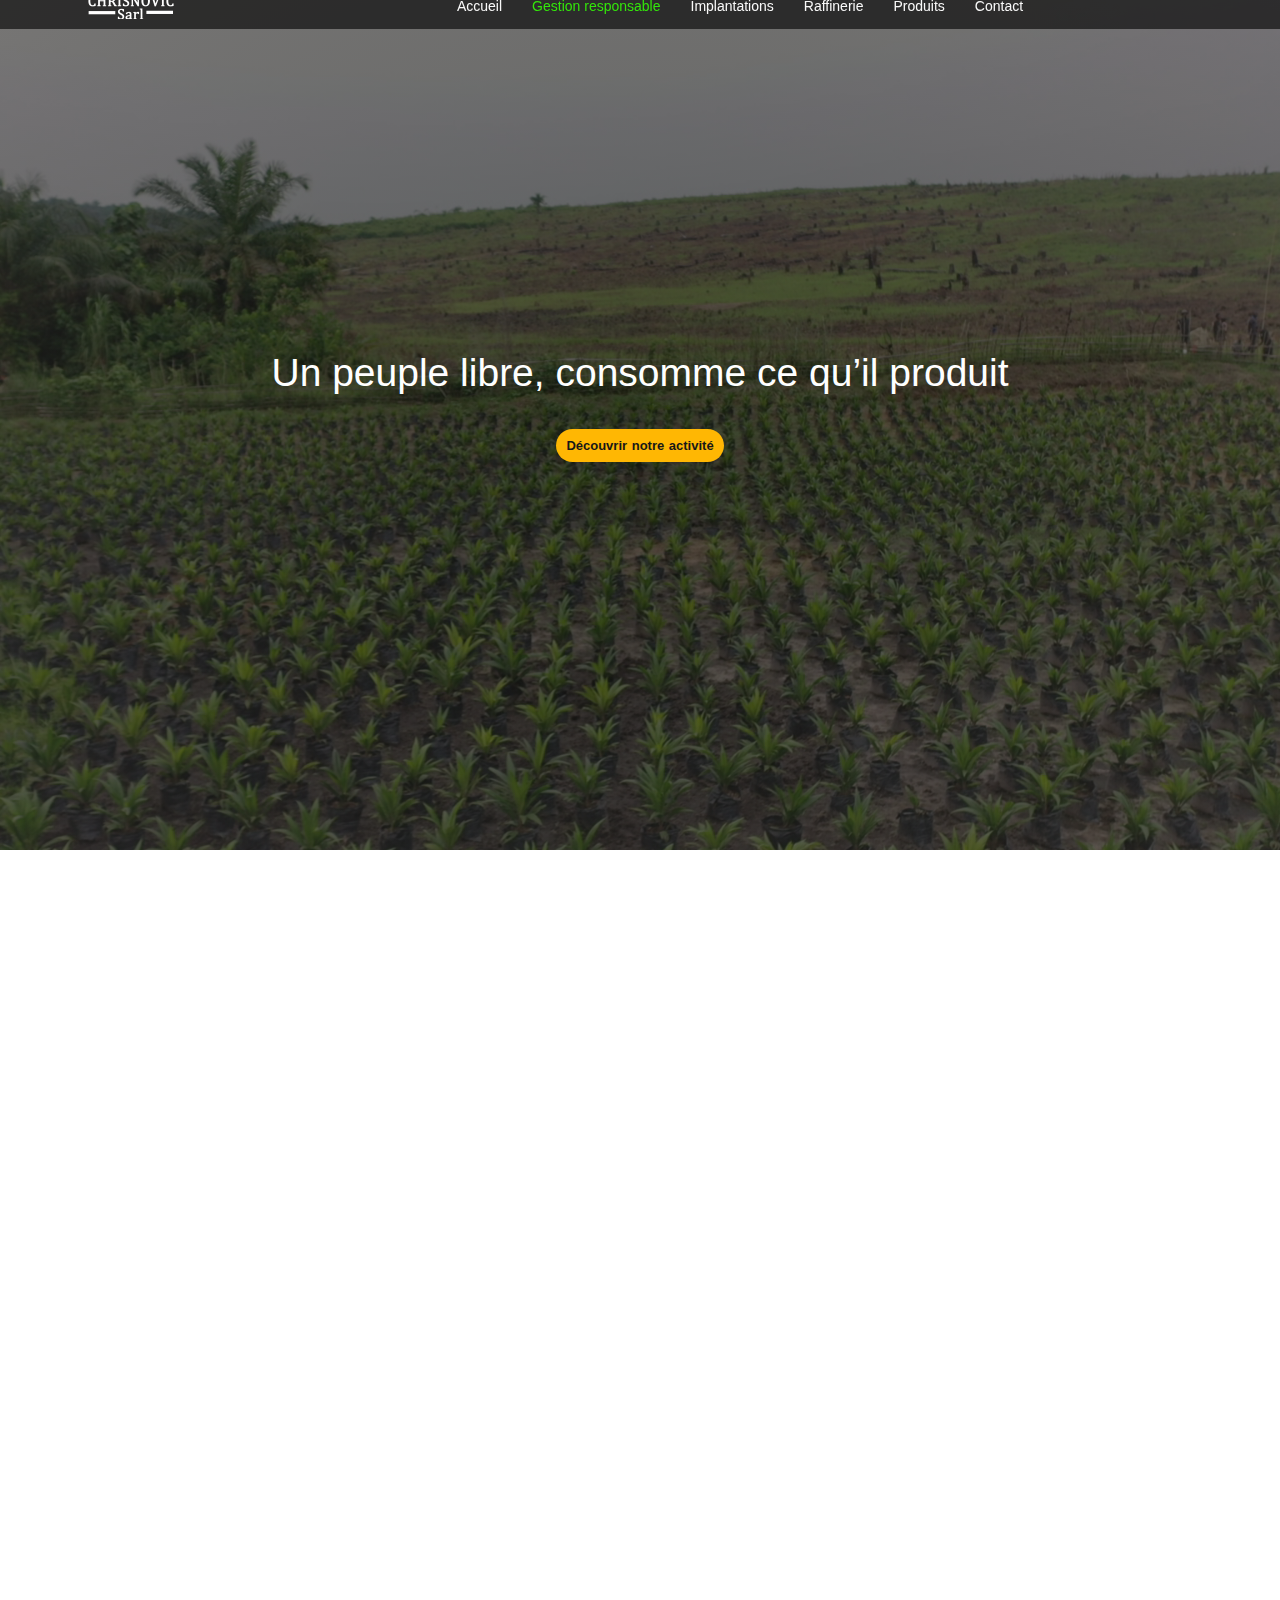
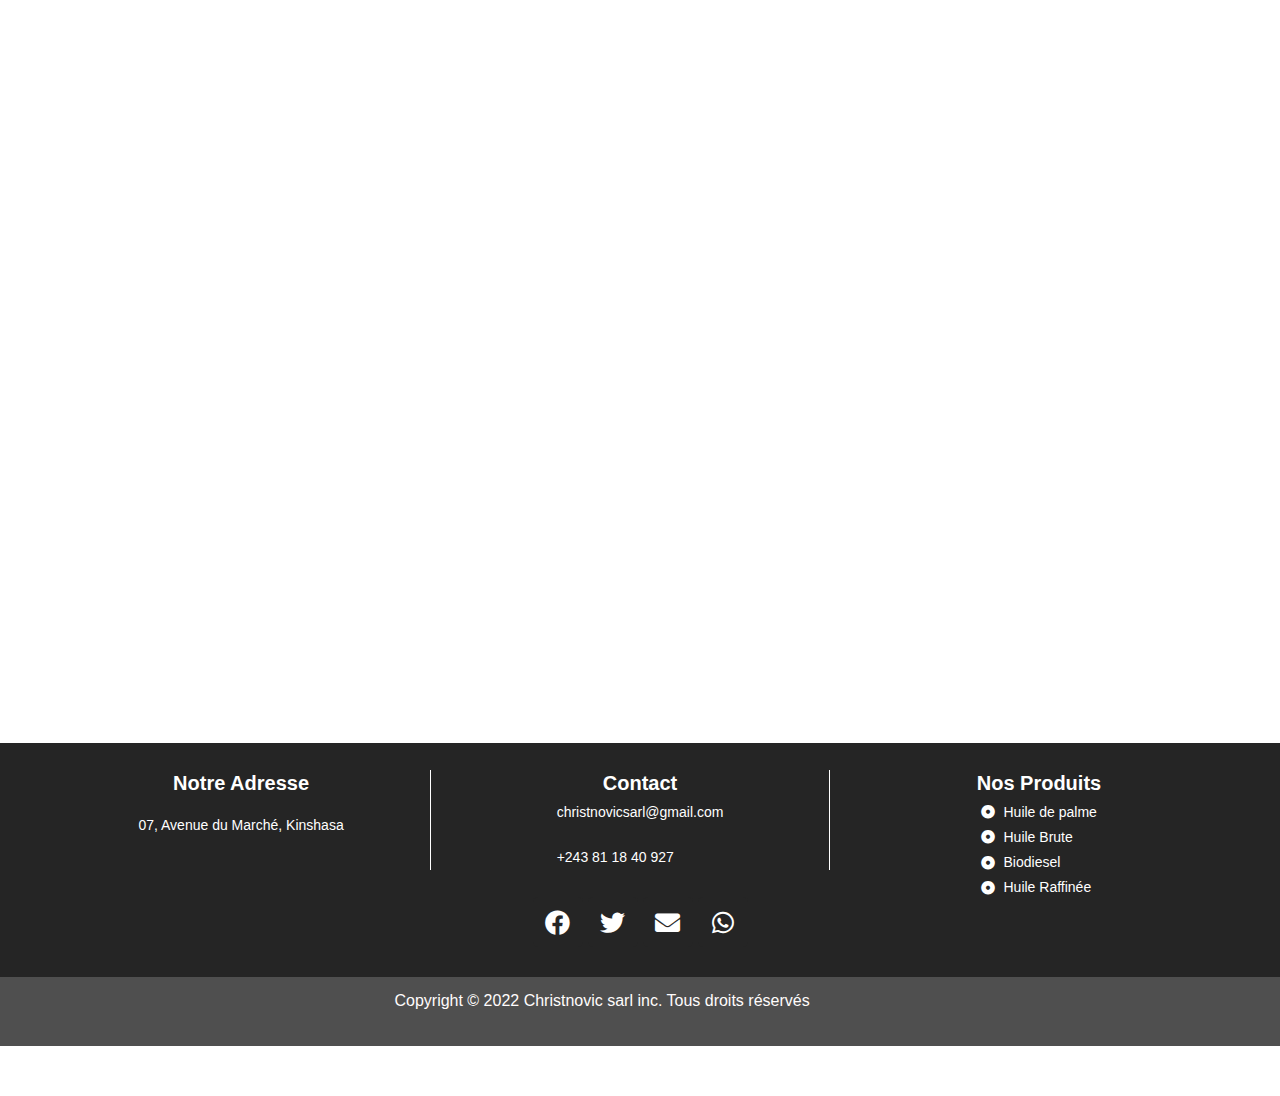
<file: gestion-responsable/index.html>
<!DOCTYPE html>
<html class="html" lang="fr-FR">
<head>
	<meta charset="UTF-8">
	<link rel="profile" href="https://gmpg.org/xfn/11">

	<title>Gestion responsable &#8211; Christnovic sarl</title>
<meta name="robots" content="max-image-preview:large">
<meta name="viewport" content="width=device-width, initial-scale=1">
<link rel="dns-prefetch" href="//s.w.org">
<link rel="alternate" type="application/rss+xml" title="Christnovic sarl &raquo; Flux" href="https://andykalo.github.io/chrisnovic-sarl/feed/">
<link rel="alternate" type="application/rss+xml" title="Christnovic sarl &raquo; Flux des commentaires" href="https://andykalo.github.io/chrisnovic-sarl/comments/feed/">
<script>
window._wpemojiSettings = {"baseUrl":"https:\/\/s.w.org\/images\/core\/emoji\/14.0.0\/72x72\/","ext":".png","svgUrl":"https:\/\/s.w.org\/images\/core\/emoji\/14.0.0\/svg\/","svgExt":".svg","source":{"concatemoji":"https:\/\/andykalo.github.io\/chrisnovic-sarl\/wp-includes\/js\/wp-emoji-release.min.js?ver=6.0.2"}};
/*! This file is auto-generated */
!function(e,a,t){var n,r,o,i=a.createElement("canvas"),p=i.getContext&&i.getContext("2d");function s(e,t){var a=String.fromCharCode,e=(p.clearRect(0,0,i.width,i.height),p.fillText(a.apply(this,e),0,0),i.toDataURL());return p.clearRect(0,0,i.width,i.height),p.fillText(a.apply(this,t),0,0),e===i.toDataURL()}function c(e){var t=a.createElement("script");t.src=e,t.defer=t.type="text/javascript",a.getElementsByTagName("head")[0].appendChild(t)}for(o=Array("flag","emoji"),t.supports={everything:!0,everythingExceptFlag:!0},r=0;r<o.length;r++)t.supports[o[r]]=function(e){if(!p||!p.fillText)return!1;switch(p.textBaseline="top",p.font="600 32px Arial",e){case"flag":return s([127987,65039,8205,9895,65039],[127987,65039,8203,9895,65039])?!1:!s([55356,56826,55356,56819],[55356,56826,8203,55356,56819])&&!s([55356,57332,56128,56423,56128,56418,56128,56421,56128,56430,56128,56423,56128,56447],[55356,57332,8203,56128,56423,8203,56128,56418,8203,56128,56421,8203,56128,56430,8203,56128,56423,8203,56128,56447]);case"emoji":return!s([129777,127995,8205,129778,127999],[129777,127995,8203,129778,127999])}return!1}(o[r]),t.supports.everything=t.supports.everything&&t.supports[o[r]],"flag"!==o[r]&&(t.supports.everythingExceptFlag=t.supports.everythingExceptFlag&&t.supports[o[r]]);t.supports.everythingExceptFlag=t.supports.everythingExceptFlag&&!t.supports.flag,t.DOMReady=!1,t.readyCallback=function(){t.DOMReady=!0},t.supports.everything||(n=function(){t.readyCallback()},a.addEventListener?(a.addEventListener("DOMContentLoaded",n,!1),e.addEventListener("load",n,!1)):(e.attachEvent("onload",n),a.attachEvent("onreadystatechange",function(){"complete"===a.readyState&&t.readyCallback()})),(e=t.source||{}).concatemoji?c(e.concatemoji):e.wpemoji&&e.twemoji&&(c(e.twemoji),c(e.wpemoji)))}(window,document,window._wpemojiSettings);
</script>
<style>img.wp-smiley,
img.emoji {
	display: inline !important;
	border: none !important;
	box-shadow: none !important;
	height: 1em !important;
	width: 1em !important;
	margin: 0 0.07em !important;
	vertical-align: -0.1em !important;
	background: none !important;
	padding: 0 !important;
}</style>
	<link rel="stylesheet" id="wp-block-library-css" href="https://andykalo.github.io/chrisnovic-sarl/wp-includes/css/dist/block-library/style.min.css?ver=6.0.2" media="all">
<style id="wp-block-library-theme-inline-css">.wp-block-audio figcaption{color:#555;font-size:13px;text-align:center}.is-dark-theme .wp-block-audio figcaption{color:hsla(0,0%,100%,.65)}.wp-block-code{border:1px solid #ccc;border-radius:4px;font-family:Menlo,Consolas,monaco,monospace;padding:.8em 1em}.wp-block-embed figcaption{color:#555;font-size:13px;text-align:center}.is-dark-theme .wp-block-embed figcaption{color:hsla(0,0%,100%,.65)}.blocks-gallery-caption{color:#555;font-size:13px;text-align:center}.is-dark-theme .blocks-gallery-caption{color:hsla(0,0%,100%,.65)}.wp-block-image figcaption{color:#555;font-size:13px;text-align:center}.is-dark-theme .wp-block-image figcaption{color:hsla(0,0%,100%,.65)}.wp-block-pullquote{border-top:4px solid;border-bottom:4px solid;margin-bottom:1.75em;color:currentColor}.wp-block-pullquote__citation,.wp-block-pullquote cite,.wp-block-pullquote footer{color:currentColor;text-transform:uppercase;font-size:.8125em;font-style:normal}.wp-block-quote{border-left:.25em solid;margin:0 0 1.75em;padding-left:1em}.wp-block-quote cite,.wp-block-quote footer{color:currentColor;font-size:.8125em;position:relative;font-style:normal}.wp-block-quote.has-text-align-right{border-left:none;border-right:.25em solid;padding-left:0;padding-right:1em}.wp-block-quote.has-text-align-center{border:none;padding-left:0}.wp-block-quote.is-large,.wp-block-quote.is-style-large,.wp-block-quote.is-style-plain{border:none}.wp-block-search .wp-block-search__label{font-weight:700}:where(.wp-block-group.has-background){padding:1.25em 2.375em}.wp-block-separator.has-css-opacity{opacity:.4}.wp-block-separator{border:none;border-bottom:2px solid;margin-left:auto;margin-right:auto}.wp-block-separator.has-alpha-channel-opacity{opacity:1}.wp-block-separator:not(.is-style-wide):not(.is-style-dots){width:100px}.wp-block-separator.has-background:not(.is-style-dots){border-bottom:none;height:1px}.wp-block-separator.has-background:not(.is-style-wide):not(.is-style-dots){height:2px}.wp-block-table thead{border-bottom:3px solid}.wp-block-table tfoot{border-top:3px solid}.wp-block-table td,.wp-block-table th{padding:.5em;border:1px solid;word-break:normal}.wp-block-table figcaption{color:#555;font-size:13px;text-align:center}.is-dark-theme .wp-block-table figcaption{color:hsla(0,0%,100%,.65)}.wp-block-video figcaption{color:#555;font-size:13px;text-align:center}.is-dark-theme .wp-block-video figcaption{color:hsla(0,0%,100%,.65)}.wp-block-template-part.has-background{padding:1.25em 2.375em;margin-top:0;margin-bottom:0}</style>
<style id="global-styles-inline-css">body{--wp--preset--color--black: #000000;--wp--preset--color--cyan-bluish-gray: #abb8c3;--wp--preset--color--white: #ffffff;--wp--preset--color--pale-pink: #f78da7;--wp--preset--color--vivid-red: #cf2e2e;--wp--preset--color--luminous-vivid-orange: #ff6900;--wp--preset--color--luminous-vivid-amber: #fcb900;--wp--preset--color--light-green-cyan: #7bdcb5;--wp--preset--color--vivid-green-cyan: #00d084;--wp--preset--color--pale-cyan-blue: #8ed1fc;--wp--preset--color--vivid-cyan-blue: #0693e3;--wp--preset--color--vivid-purple: #9b51e0;--wp--preset--gradient--vivid-cyan-blue-to-vivid-purple: linear-gradient(135deg,rgba(6,147,227,1) 0%,rgb(155,81,224) 100%);--wp--preset--gradient--light-green-cyan-to-vivid-green-cyan: linear-gradient(135deg,rgb(122,220,180) 0%,rgb(0,208,130) 100%);--wp--preset--gradient--luminous-vivid-amber-to-luminous-vivid-orange: linear-gradient(135deg,rgba(252,185,0,1) 0%,rgba(255,105,0,1) 100%);--wp--preset--gradient--luminous-vivid-orange-to-vivid-red: linear-gradient(135deg,rgba(255,105,0,1) 0%,rgb(207,46,46) 100%);--wp--preset--gradient--very-light-gray-to-cyan-bluish-gray: linear-gradient(135deg,rgb(238,238,238) 0%,rgb(169,184,195) 100%);--wp--preset--gradient--cool-to-warm-spectrum: linear-gradient(135deg,rgb(74,234,220) 0%,rgb(151,120,209) 20%,rgb(207,42,186) 40%,rgb(238,44,130) 60%,rgb(251,105,98) 80%,rgb(254,248,76) 100%);--wp--preset--gradient--blush-light-purple: linear-gradient(135deg,rgb(255,206,236) 0%,rgb(152,150,240) 100%);--wp--preset--gradient--blush-bordeaux: linear-gradient(135deg,rgb(254,205,165) 0%,rgb(254,45,45) 50%,rgb(107,0,62) 100%);--wp--preset--gradient--luminous-dusk: linear-gradient(135deg,rgb(255,203,112) 0%,rgb(199,81,192) 50%,rgb(65,88,208) 100%);--wp--preset--gradient--pale-ocean: linear-gradient(135deg,rgb(255,245,203) 0%,rgb(182,227,212) 50%,rgb(51,167,181) 100%);--wp--preset--gradient--electric-grass: linear-gradient(135deg,rgb(202,248,128) 0%,rgb(113,206,126) 100%);--wp--preset--gradient--midnight: linear-gradient(135deg,rgb(2,3,129) 0%,rgb(40,116,252) 100%);--wp--preset--duotone--dark-grayscale: url('#wp-duotone-dark-grayscale');--wp--preset--duotone--grayscale: url('#wp-duotone-grayscale');--wp--preset--duotone--purple-yellow: url('#wp-duotone-purple-yellow');--wp--preset--duotone--blue-red: url('#wp-duotone-blue-red');--wp--preset--duotone--midnight: url('#wp-duotone-midnight');--wp--preset--duotone--magenta-yellow: url('#wp-duotone-magenta-yellow');--wp--preset--duotone--purple-green: url('#wp-duotone-purple-green');--wp--preset--duotone--blue-orange: url('#wp-duotone-blue-orange');--wp--preset--font-size--small: 13px;--wp--preset--font-size--medium: 20px;--wp--preset--font-size--large: 36px;--wp--preset--font-size--x-large: 42px;}.has-black-color{color: var(--wp--preset--color--black) !important;}.has-cyan-bluish-gray-color{color: var(--wp--preset--color--cyan-bluish-gray) !important;}.has-white-color{color: var(--wp--preset--color--white) !important;}.has-pale-pink-color{color: var(--wp--preset--color--pale-pink) !important;}.has-vivid-red-color{color: var(--wp--preset--color--vivid-red) !important;}.has-luminous-vivid-orange-color{color: var(--wp--preset--color--luminous-vivid-orange) !important;}.has-luminous-vivid-amber-color{color: var(--wp--preset--color--luminous-vivid-amber) !important;}.has-light-green-cyan-color{color: var(--wp--preset--color--light-green-cyan) !important;}.has-vivid-green-cyan-color{color: var(--wp--preset--color--vivid-green-cyan) !important;}.has-pale-cyan-blue-color{color: var(--wp--preset--color--pale-cyan-blue) !important;}.has-vivid-cyan-blue-color{color: var(--wp--preset--color--vivid-cyan-blue) !important;}.has-vivid-purple-color{color: var(--wp--preset--color--vivid-purple) !important;}.has-black-background-color{background-color: var(--wp--preset--color--black) !important;}.has-cyan-bluish-gray-background-color{background-color: var(--wp--preset--color--cyan-bluish-gray) !important;}.has-white-background-color{background-color: var(--wp--preset--color--white) !important;}.has-pale-pink-background-color{background-color: var(--wp--preset--color--pale-pink) !important;}.has-vivid-red-background-color{background-color: var(--wp--preset--color--vivid-red) !important;}.has-luminous-vivid-orange-background-color{background-color: var(--wp--preset--color--luminous-vivid-orange) !important;}.has-luminous-vivid-amber-background-color{background-color: var(--wp--preset--color--luminous-vivid-amber) !important;}.has-light-green-cyan-background-color{background-color: var(--wp--preset--color--light-green-cyan) !important;}.has-vivid-green-cyan-background-color{background-color: var(--wp--preset--color--vivid-green-cyan) !important;}.has-pale-cyan-blue-background-color{background-color: var(--wp--preset--color--pale-cyan-blue) !important;}.has-vivid-cyan-blue-background-color{background-color: var(--wp--preset--color--vivid-cyan-blue) !important;}.has-vivid-purple-background-color{background-color: var(--wp--preset--color--vivid-purple) !important;}.has-black-border-color{border-color: var(--wp--preset--color--black) !important;}.has-cyan-bluish-gray-border-color{border-color: var(--wp--preset--color--cyan-bluish-gray) !important;}.has-white-border-color{border-color: var(--wp--preset--color--white) !important;}.has-pale-pink-border-color{border-color: var(--wp--preset--color--pale-pink) !important;}.has-vivid-red-border-color{border-color: var(--wp--preset--color--vivid-red) !important;}.has-luminous-vivid-orange-border-color{border-color: var(--wp--preset--color--luminous-vivid-orange) !important;}.has-luminous-vivid-amber-border-color{border-color: var(--wp--preset--color--luminous-vivid-amber) !important;}.has-light-green-cyan-border-color{border-color: var(--wp--preset--color--light-green-cyan) !important;}.has-vivid-green-cyan-border-color{border-color: var(--wp--preset--color--vivid-green-cyan) !important;}.has-pale-cyan-blue-border-color{border-color: var(--wp--preset--color--pale-cyan-blue) !important;}.has-vivid-cyan-blue-border-color{border-color: var(--wp--preset--color--vivid-cyan-blue) !important;}.has-vivid-purple-border-color{border-color: var(--wp--preset--color--vivid-purple) !important;}.has-vivid-cyan-blue-to-vivid-purple-gradient-background{background: var(--wp--preset--gradient--vivid-cyan-blue-to-vivid-purple) !important;}.has-light-green-cyan-to-vivid-green-cyan-gradient-background{background: var(--wp--preset--gradient--light-green-cyan-to-vivid-green-cyan) !important;}.has-luminous-vivid-amber-to-luminous-vivid-orange-gradient-background{background: var(--wp--preset--gradient--luminous-vivid-amber-to-luminous-vivid-orange) !important;}.has-luminous-vivid-orange-to-vivid-red-gradient-background{background: var(--wp--preset--gradient--luminous-vivid-orange-to-vivid-red) !important;}.has-very-light-gray-to-cyan-bluish-gray-gradient-background{background: var(--wp--preset--gradient--very-light-gray-to-cyan-bluish-gray) !important;}.has-cool-to-warm-spectrum-gradient-background{background: var(--wp--preset--gradient--cool-to-warm-spectrum) !important;}.has-blush-light-purple-gradient-background{background: var(--wp--preset--gradient--blush-light-purple) !important;}.has-blush-bordeaux-gradient-background{background: var(--wp--preset--gradient--blush-bordeaux) !important;}.has-luminous-dusk-gradient-background{background: var(--wp--preset--gradient--luminous-dusk) !important;}.has-pale-ocean-gradient-background{background: var(--wp--preset--gradient--pale-ocean) !important;}.has-electric-grass-gradient-background{background: var(--wp--preset--gradient--electric-grass) !important;}.has-midnight-gradient-background{background: var(--wp--preset--gradient--midnight) !important;}.has-small-font-size{font-size: var(--wp--preset--font-size--small) !important;}.has-medium-font-size{font-size: var(--wp--preset--font-size--medium) !important;}.has-large-font-size{font-size: var(--wp--preset--font-size--large) !important;}.has-x-large-font-size{font-size: var(--wp--preset--font-size--x-large) !important;}</style>
<link rel="stylesheet" id="hfe-style-css" href="https://andykalo.github.io/chrisnovic-sarl/wp-content/plugins/header-footer-elementor/assets/css/header-footer-elementor.css?ver=1.6.13" media="all">
<link rel="stylesheet" id="elementor-icons-css" href="https://andykalo.github.io/chrisnovic-sarl/wp-content/plugins/elementor/assets/lib/eicons/css/elementor-icons.min.css?ver=5.16.0" media="all">
<link rel="stylesheet" id="elementor-frontend-css" href="https://andykalo.github.io/chrisnovic-sarl/wp-content/plugins/elementor/assets/css/frontend-lite.min.css?ver=3.7.7" media="all">
<link rel="stylesheet" id="elementor-post-94-css" href="https://andykalo.github.io/chrisnovic-sarl/wp-content/uploads/elementor/css/post-94.css?ver=1664886443" media="all">
<link rel="stylesheet" id="elementor-pro-css" href="https://andykalo.github.io/chrisnovic-sarl/wp-content/plugins/elementor-pro/assets/css/frontend-lite.min.css?ver=3.7.7" media="all">
<link rel="stylesheet" id="elementor-post-379-css" href="https://andykalo.github.io/chrisnovic-sarl/wp-content/uploads/elementor/css/post-379.css?ver=1665318944" media="all">
<link rel="stylesheet" id="hfe-widgets-style-css" href="https://andykalo.github.io/chrisnovic-sarl/wp-content/plugins/header-footer-elementor/inc/widgets-css/frontend.css?ver=1.6.13" media="all">
<link rel="stylesheet" id="elementor-post-459-css" href="https://andykalo.github.io/chrisnovic-sarl/wp-content/uploads/elementor/css/post-459.css?ver=1665388297" media="all">
<link rel="stylesheet" id="font-awesome-css" href="https://andykalo.github.io/chrisnovic-sarl/wp-content/themes/oceanwp/assets/fonts/fontawesome/css/all.min.css?ver=5.15.1" media="all">
<link rel="stylesheet" id="simple-line-icons-css" href="https://andykalo.github.io/chrisnovic-sarl/wp-content/themes/oceanwp/assets/css/third/simple-line-icons.min.css?ver=2.4.0" media="all">
<link rel="stylesheet" id="oceanwp-style-css" href="https://andykalo.github.io/chrisnovic-sarl/wp-content/themes/oceanwp/assets/css/style.min.css?ver=3.3.5" media="all">
<link rel="stylesheet" id="eael-general-css" href="https://andykalo.github.io/chrisnovic-sarl/wp-content/plugins/essential-addons-for-elementor-lite/assets/front-end/css/view/general.min.css?ver=5.3.2" media="all">
<link rel="stylesheet" id="google-fonts-1-css" href="https://fonts.googleapis.com/css?family=Roboto%3A100%2C100italic%2C200%2C200italic%2C300%2C300italic%2C400%2C400italic%2C500%2C500italic%2C600%2C600italic%2C700%2C700italic%2C800%2C800italic%2C900%2C900italic%7CRoboto+Slab%3A100%2C100italic%2C200%2C200italic%2C300%2C300italic%2C400%2C400italic%2C500%2C500italic%2C600%2C600italic%2C700%2C700italic%2C800%2C800italic%2C900%2C900italic&#038;display=auto&#038;ver=6.0.2" media="all">
<link rel="stylesheet" id="elementor-icons-shared-0-css" href="https://andykalo.github.io/chrisnovic-sarl/wp-content/plugins/elementor/assets/lib/font-awesome/css/fontawesome.min.css?ver=5.15.3" media="all">
<link rel="stylesheet" id="elementor-icons-fa-solid-css" href="https://andykalo.github.io/chrisnovic-sarl/wp-content/plugins/elementor/assets/lib/font-awesome/css/solid.min.css?ver=5.15.3" media="all">
<link rel="stylesheet" id="elementor-icons-fa-brands-css" href="https://andykalo.github.io/chrisnovic-sarl/wp-content/plugins/elementor/assets/lib/font-awesome/css/brands.min.css?ver=5.15.3" media="all">
<script src="https://andykalo.github.io/chrisnovic-sarl/wp-includes/js/jquery/jquery.min.js?ver=3.6.0" id="jquery-core-js"></script>
<script src="https://andykalo.github.io/chrisnovic-sarl/wp-includes/js/jquery/jquery-migrate.min.js?ver=3.3.2" id="jquery-migrate-js"></script>
<link rel="https://api.w.org/" href="https://andykalo.github.io/chrisnovic-sarl/wp-json/">
<link rel="alternate" type="application/json" href="https://andykalo.github.io/chrisnovic-sarl/wp-json/wp/v2/pages/379">
<link rel="EditURI" type="application/rsd+xml" title="RSD" href="https://andykalo.github.io/chrisnovic-sarl/xmlrpc.php?rsd">
<link rel="wlwmanifest" type="application/wlwmanifest+xml" href="https://andykalo.github.io/chrisnovic-sarl/wp-includes/wlwmanifest.xml"> 
<meta name="generator" content="WordPress 6.0.2">
<link rel="canonical" href="https://andykalo.github.io/chrisnovic-sarl/gestion-responsable/">
<link rel="shortlink" href="https://andykalo.github.io/chrisnovic-sarl/?p=379">
<link rel="alternate" type="application/json+oembed" href="https://andykalo.github.io/chrisnovic-sarl/wp-json/oembed/1.0/embed?url=https%3A%2F%2Fandykalo.github.io%2Fchrisnovic-sarl%2Fgestion-responsable%2F">
<link rel="alternate" type="text/xml+oembed" href="https://andykalo.github.io/chrisnovic-sarl/wp-json/oembed/1.0/embed?url=https%3A%2F%2Fandykalo.github.io%2Fchrisnovic-sarl%2Fgestion-responsable%2F&#038;format=xml">
<!-- OceanWP CSS -->
<style type="text/css">/* Header CSS */#site-header.has-header-media .overlay-header-media{background-color:rgba(0,0,0,0.5)}</style>
</head>

<body class="page-template page-template-elementor_header_footer page page-id-379 wp-custom-logo wp-embed-responsive ehf-footer ehf-template-oceanwp ehf-stylesheet-oceanwp oceanwp-theme dropdown-mobile no-header-border default-breakpoint has-sidebar content-right-sidebar page-header-disabled elementor-default elementor-template-full-width elementor-kit-94 elementor-page elementor-page-379" itemscope="itemscope" itemtype="https://schema.org/WebPage">

	<svg xmlns="http://www.w3.org/2000/svg" viewbox="0 0 0 0" width="0" height="0" focusable="false" role="none" style="visibility: hidden; position: absolute; left: -9999px; overflow: hidden;"><defs><filter id="wp-duotone-dark-grayscale"><fecolormatrix color-interpolation-filters="sRGB" type="matrix" values=" .299 .587 .114 0 0 .299 .587 .114 0 0 .299 .587 .114 0 0 .299 .587 .114 0 0 "></fecolormatrix><fecomponenttransfer color-interpolation-filters="sRGB"><fefuncr type="table" tablevalues="0 0.49803921568627"></fefuncr><fefuncg type="table" tablevalues="0 0.49803921568627"></fefuncg><fefuncb type="table" tablevalues="0 0.49803921568627"></fefuncb><fefunca type="table" tablevalues="1 1"></fefunca></fecomponenttransfer><fecomposite in2="SourceGraphic" operator="in"></fecomposite></filter></defs></svg><svg xmlns="http://www.w3.org/2000/svg" viewbox="0 0 0 0" width="0" height="0" focusable="false" role="none" style="visibility: hidden; position: absolute; left: -9999px; overflow: hidden;"><defs><filter id="wp-duotone-grayscale"><fecolormatrix color-interpolation-filters="sRGB" type="matrix" values=" .299 .587 .114 0 0 .299 .587 .114 0 0 .299 .587 .114 0 0 .299 .587 .114 0 0 "></fecolormatrix><fecomponenttransfer color-interpolation-filters="sRGB"><fefuncr type="table" tablevalues="0 1"></fefuncr><fefuncg type="table" tablevalues="0 1"></fefuncg><fefuncb type="table" tablevalues="0 1"></fefuncb><fefunca type="table" tablevalues="1 1"></fefunca></fecomponenttransfer><fecomposite in2="SourceGraphic" operator="in"></fecomposite></filter></defs></svg><svg xmlns="http://www.w3.org/2000/svg" viewbox="0 0 0 0" width="0" height="0" focusable="false" role="none" style="visibility: hidden; position: absolute; left: -9999px; overflow: hidden;"><defs><filter id="wp-duotone-purple-yellow"><fecolormatrix color-interpolation-filters="sRGB" type="matrix" values=" .299 .587 .114 0 0 .299 .587 .114 0 0 .299 .587 .114 0 0 .299 .587 .114 0 0 "></fecolormatrix><fecomponenttransfer color-interpolation-filters="sRGB"><fefuncr type="table" tablevalues="0.54901960784314 0.98823529411765"></fefuncr><fefuncg type="table" tablevalues="0 1"></fefuncg><fefuncb type="table" tablevalues="0.71764705882353 0.25490196078431"></fefuncb><fefunca type="table" tablevalues="1 1"></fefunca></fecomponenttransfer><fecomposite in2="SourceGraphic" operator="in"></fecomposite></filter></defs></svg><svg xmlns="http://www.w3.org/2000/svg" viewbox="0 0 0 0" width="0" height="0" focusable="false" role="none" style="visibility: hidden; position: absolute; left: -9999px; overflow: hidden;"><defs><filter id="wp-duotone-blue-red"><fecolormatrix color-interpolation-filters="sRGB" type="matrix" values=" .299 .587 .114 0 0 .299 .587 .114 0 0 .299 .587 .114 0 0 .299 .587 .114 0 0 "></fecolormatrix><fecomponenttransfer color-interpolation-filters="sRGB"><fefuncr type="table" tablevalues="0 1"></fefuncr><fefuncg type="table" tablevalues="0 0.27843137254902"></fefuncg><fefuncb type="table" tablevalues="0.5921568627451 0.27843137254902"></fefuncb><fefunca type="table" tablevalues="1 1"></fefunca></fecomponenttransfer><fecomposite in2="SourceGraphic" operator="in"></fecomposite></filter></defs></svg><svg xmlns="http://www.w3.org/2000/svg" viewbox="0 0 0 0" width="0" height="0" focusable="false" role="none" style="visibility: hidden; position: absolute; left: -9999px; overflow: hidden;"><defs><filter id="wp-duotone-midnight"><fecolormatrix color-interpolation-filters="sRGB" type="matrix" values=" .299 .587 .114 0 0 .299 .587 .114 0 0 .299 .587 .114 0 0 .299 .587 .114 0 0 "></fecolormatrix><fecomponenttransfer color-interpolation-filters="sRGB"><fefuncr type="table" tablevalues="0 0"></fefuncr><fefuncg type="table" tablevalues="0 0.64705882352941"></fefuncg><fefuncb type="table" tablevalues="0 1"></fefuncb><fefunca type="table" tablevalues="1 1"></fefunca></fecomponenttransfer><fecomposite in2="SourceGraphic" operator="in"></fecomposite></filter></defs></svg><svg xmlns="http://www.w3.org/2000/svg" viewbox="0 0 0 0" width="0" height="0" focusable="false" role="none" style="visibility: hidden; position: absolute; left: -9999px; overflow: hidden;"><defs><filter id="wp-duotone-magenta-yellow"><fecolormatrix color-interpolation-filters="sRGB" type="matrix" values=" .299 .587 .114 0 0 .299 .587 .114 0 0 .299 .587 .114 0 0 .299 .587 .114 0 0 "></fecolormatrix><fecomponenttransfer color-interpolation-filters="sRGB"><fefuncr type="table" tablevalues="0.78039215686275 1"></fefuncr><fefuncg type="table" tablevalues="0 0.94901960784314"></fefuncg><fefuncb type="table" tablevalues="0.35294117647059 0.47058823529412"></fefuncb><fefunca type="table" tablevalues="1 1"></fefunca></fecomponenttransfer><fecomposite in2="SourceGraphic" operator="in"></fecomposite></filter></defs></svg><svg xmlns="http://www.w3.org/2000/svg" viewbox="0 0 0 0" width="0" height="0" focusable="false" role="none" style="visibility: hidden; position: absolute; left: -9999px; overflow: hidden;"><defs><filter id="wp-duotone-purple-green"><fecolormatrix color-interpolation-filters="sRGB" type="matrix" values=" .299 .587 .114 0 0 .299 .587 .114 0 0 .299 .587 .114 0 0 .299 .587 .114 0 0 "></fecolormatrix><fecomponenttransfer color-interpolation-filters="sRGB"><fefuncr type="table" tablevalues="0.65098039215686 0.40392156862745"></fefuncr><fefuncg type="table" tablevalues="0 1"></fefuncg><fefuncb type="table" tablevalues="0.44705882352941 0.4"></fefuncb><fefunca type="table" tablevalues="1 1"></fefunca></fecomponenttransfer><fecomposite in2="SourceGraphic" operator="in"></fecomposite></filter></defs></svg><svg xmlns="http://www.w3.org/2000/svg" viewbox="0 0 0 0" width="0" height="0" focusable="false" role="none" style="visibility: hidden; position: absolute; left: -9999px; overflow: hidden;"><defs><filter id="wp-duotone-blue-orange"><fecolormatrix color-interpolation-filters="sRGB" type="matrix" values=" .299 .587 .114 0 0 .299 .587 .114 0 0 .299 .587 .114 0 0 .299 .587 .114 0 0 "></fecolormatrix><fecomponenttransfer color-interpolation-filters="sRGB"><fefuncr type="table" tablevalues="0.098039215686275 1"></fefuncr><fefuncg type="table" tablevalues="0 0.66274509803922"></fefuncg><fefuncb type="table" tablevalues="0.84705882352941 0.41960784313725"></fefuncb><fefunca type="table" tablevalues="1 1"></fefunca></fecomponenttransfer><fecomposite in2="SourceGraphic" operator="in"></fecomposite></filter></defs></svg>
	
	<div id="outer-wrap" class="site clr">

		<a class="skip-link screen-reader-text" href="#main">Skip to content</a>

		
		<div id="wrap" class="clr">

			
			
<header id="site-header" class="custom-header clr" data-height="74" itemscope="itemscope" itemtype="https://schema.org/WPHeader" role="banner">

	
		

<div id="site-header-inner" class="clr">

	
</div>


<div id="mobile-dropdown" class="clr">

	<nav class="clr" itemscope="itemscope" itemtype="https://schema.org/SiteNavigationElement">

		
<div id="mobile-menu-search" class="clr">
	<form aria-label="Rechercher sur ce site" method="get" action="http://localhost/Chrisnovic/Site/" class="mobile-searchform">
		<input aria-label="Insert search query" value="" class="field" id="ocean-mobile-search-1" type="search" name="s" autocomplete="off" placeholder="Rechercher">
		<button aria-label="Envoyer la recherche" type="submit" class="searchform-submit">
			<i class=" icon-magnifier" aria-hidden="true" role="img"></i>		</button>
					</form>
</div>
<!-- .mobile-menu-search -->

	</nav>

</div>


		
		
</header><!-- #site-header -->


			
			<main id="main" class="site-main clr" role="main">

						<div data-elementor-type="wp-page" data-elementor-id="379" class="elementor elementor-379">
							<div class="elementor-element elementor-element-323992b7 e-container--column e-container" data-id="323992b7" data-element_type="container" data-settings="{&quot;background_background&quot;:&quot;classic&quot;}">				<div class="elementor-element elementor-element-3704b686 elementor-widget__width-inherit elementor-invisible elementor-widget elementor-widget-text-editor" data-id="3704b686" data-element_type="widget" data-settings="{&quot;_animation&quot;:&quot;fadeInDown&quot;}" data-widget_type="text-editor.default">
				<div class="elementor-widget-container">
			<style>/*! elementor - v3.7.7 - 20-09-2022 */
.elementor-widget-text-editor.elementor-drop-cap-view-stacked .elementor-drop-cap{background-color:#818a91;color:#fff}.elementor-widget-text-editor.elementor-drop-cap-view-framed .elementor-drop-cap{color:#818a91;border:3px solid;background-color:transparent}.elementor-widget-text-editor:not(.elementor-drop-cap-view-default) .elementor-drop-cap{margin-top:8px}.elementor-widget-text-editor:not(.elementor-drop-cap-view-default) .elementor-drop-cap-letter{width:1em;height:1em}.elementor-widget-text-editor .elementor-drop-cap{float:left;text-align:center;line-height:1;font-size:50px}.elementor-widget-text-editor .elementor-drop-cap-letter{display:inline-block}</style>				<p>Un peuple libre, consomme ce qu&rsquo;il produit</p>						</div>
				</div>
				<div class="elementor-element elementor-element-3f8267e4 elementor-widget elementor-widget-button" data-id="3f8267e4" data-element_type="widget" data-widget_type="button.default">
				<div class="elementor-widget-container">
					<div class="elementor-button-wrapper">
			<a href="#" class="elementor-button-link elementor-button elementor-size-sm elementor-animation-grow" role="button">
						<span class="elementor-button-content-wrapper">
						<span class="elementor-button-text">Découvrir notre activité</span>
		</span>
					</a>
		</div>
				</div>
				</div>
		</div>
<div class="elementor-element elementor-element-70abff37 e-container--row e-container" data-id="70abff37" data-element_type="container" data-settings="{&quot;background_background&quot;:&quot;classic&quot;,&quot;sticky&quot;:&quot;top&quot;,&quot;sticky_offset_mobile&quot;:0,&quot;sticky_effects_offset_mobile&quot;:0,&quot;sticky_on&quot;:[&quot;desktop&quot;,&quot;tablet&quot;],&quot;position&quot;:&quot;fixed&quot;,&quot;sticky_offset&quot;:0,&quot;sticky_effects_offset&quot;:0}">		<div class="elementor-element elementor-element-42e2f8e0 e-container--column e-container" data-id="42e2f8e0" data-element_type="container">				<div class="elementor-element elementor-element-3ffc53e0 elementor-widget elementor-widget-site-logo" data-id="3ffc53e0" data-element_type="widget" data-settings="{&quot;align_mobile&quot;:&quot;center&quot;,&quot;width_mobile&quot;:{&quot;unit&quot;:&quot;%&quot;,&quot;size&quot;:100,&quot;sizes&quot;:[]},&quot;align&quot;:&quot;center&quot;,&quot;width&quot;:{&quot;unit&quot;:&quot;%&quot;,&quot;size&quot;:&quot;&quot;,&quot;sizes&quot;:[]},&quot;width_tablet&quot;:{&quot;unit&quot;:&quot;%&quot;,&quot;size&quot;:&quot;&quot;,&quot;sizes&quot;:[]},&quot;space&quot;:{&quot;unit&quot;:&quot;%&quot;,&quot;size&quot;:&quot;&quot;,&quot;sizes&quot;:[]},&quot;space_tablet&quot;:{&quot;unit&quot;:&quot;%&quot;,&quot;size&quot;:&quot;&quot;,&quot;sizes&quot;:[]},&quot;space_mobile&quot;:{&quot;unit&quot;:&quot;%&quot;,&quot;size&quot;:&quot;&quot;,&quot;sizes&quot;:[]},&quot;image_border_radius&quot;:{&quot;unit&quot;:&quot;px&quot;,&quot;top&quot;:&quot;&quot;,&quot;right&quot;:&quot;&quot;,&quot;bottom&quot;:&quot;&quot;,&quot;left&quot;:&quot;&quot;,&quot;isLinked&quot;:true},&quot;image_border_radius_tablet&quot;:{&quot;unit&quot;:&quot;px&quot;,&quot;top&quot;:&quot;&quot;,&quot;right&quot;:&quot;&quot;,&quot;bottom&quot;:&quot;&quot;,&quot;left&quot;:&quot;&quot;,&quot;isLinked&quot;:true},&quot;image_border_radius_mobile&quot;:{&quot;unit&quot;:&quot;px&quot;,&quot;top&quot;:&quot;&quot;,&quot;right&quot;:&quot;&quot;,&quot;bottom&quot;:&quot;&quot;,&quot;left&quot;:&quot;&quot;,&quot;isLinked&quot;:true},&quot;caption_padding&quot;:{&quot;unit&quot;:&quot;px&quot;,&quot;top&quot;:&quot;&quot;,&quot;right&quot;:&quot;&quot;,&quot;bottom&quot;:&quot;&quot;,&quot;left&quot;:&quot;&quot;,&quot;isLinked&quot;:true},&quot;caption_padding_tablet&quot;:{&quot;unit&quot;:&quot;px&quot;,&quot;top&quot;:&quot;&quot;,&quot;right&quot;:&quot;&quot;,&quot;bottom&quot;:&quot;&quot;,&quot;left&quot;:&quot;&quot;,&quot;isLinked&quot;:true},&quot;caption_padding_mobile&quot;:{&quot;unit&quot;:&quot;px&quot;,&quot;top&quot;:&quot;&quot;,&quot;right&quot;:&quot;&quot;,&quot;bottom&quot;:&quot;&quot;,&quot;left&quot;:&quot;&quot;,&quot;isLinked&quot;:true},&quot;caption_space&quot;:{&quot;unit&quot;:&quot;px&quot;,&quot;size&quot;:0,&quot;sizes&quot;:[]},&quot;caption_space_tablet&quot;:{&quot;unit&quot;:&quot;px&quot;,&quot;size&quot;:&quot;&quot;,&quot;sizes&quot;:[]},&quot;caption_space_mobile&quot;:{&quot;unit&quot;:&quot;px&quot;,&quot;size&quot;:&quot;&quot;,&quot;sizes&quot;:[]}}" data-widget_type="site-logo.default">
				<div class="elementor-widget-container">
					<div class="hfe-site-logo">
													<a data-elementor-open-lightbox="" class="elementor-clickable" href="https://andykalo.github.io/chrisnovic-sarl">
							<div class="hfe-site-logo-set">           
				<div class="hfe-site-logo-container">
					<img class="hfe-site-logo-img elementor-animation-" src="https://andykalo.github.io/chrisnovic-sarl/wp-content/uploads/elementor/thumbs/logo1-pvwf3kwyxq1qex29h83fq8pf6j7jyle5hq54cttbay.png" alt="logo1">
				</div>
			</div>
							</a>
						</div>  
					</div>
				</div>
		</div>		<div class="elementor-element elementor-element-69d14979 elementor-nav-menu__align-center elementor-widget__width-inherit elementor-widget-tablet__width-initial elementor-widget-mobile__width-inherit elementor-absolute elementor-nav-menu--dropdown-tablet elementor-nav-menu__text-align-aside elementor-nav-menu--toggle elementor-nav-menu--burger elementor-widget elementor-widget-nav-menu" data-id="69d14979" data-element_type="widget" data-settings="{&quot;toggle_icon_hover_animation&quot;:&quot;grow&quot;,&quot;_animation_tablet&quot;:&quot;none&quot;,&quot;_position&quot;:&quot;absolute&quot;,&quot;layout&quot;:&quot;horizontal&quot;,&quot;submenu_icon&quot;:{&quot;value&quot;:&quot;&lt;i class=\&quot;fas fa-caret-down\&quot;&gt;&lt;\/i&gt;&quot;,&quot;library&quot;:&quot;fa-solid&quot;},&quot;toggle&quot;:&quot;burger&quot;}" data-widget_type="nav-menu.default">
				<div class="elementor-widget-container">
			<link rel="stylesheet" href="https://andykalo.github.io/chrisnovic-sarl/wp-content/plugins/elementor-pro/assets/css/widget-nav-menu.min.css">			<nav migration_allowed="1" migrated="0" role="navigation" class="elementor-nav-menu--main elementor-nav-menu__container elementor-nav-menu--layout-horizontal e--pointer-text e--animation-grow">
				<ul id="menu-1-69d14979" class="elementor-nav-menu">
<li class="menu-item menu-item-type-post_type menu-item-object-page menu-item-home menu-item-857"><a href="https://andykalo.github.io/chrisnovic-sarl/" class="elementor-item">Accueil</a></li>
<li class="menu-item menu-item-type-post_type menu-item-object-page current-menu-item page_item page-item-379 current_page_item menu-item-has-children menu-item-409">
<a href="https://andykalo.github.io/chrisnovic-sarl/gestion-responsable/" aria-current="page" class="elementor-item elementor-item-active">Gestion responsable</a>
<ul class="sub-menu elementor-nav-menu--dropdown">
	<li class="menu-item menu-item-type-post_type menu-item-object-page menu-item-907"><a href="https://andykalo.github.io/chrisnovic-sarl/profil/" class="elementor-sub-item">Profil</a></li>
	<li class="menu-item menu-item-type-post_type menu-item-object-page menu-item-924"><a href="https://andykalo.github.io/chrisnovic-sarl/mission/" class="elementor-sub-item">Mission</a></li>
	<li class="menu-item menu-item-type-post_type menu-item-object-page menu-item-923"><a href="https://andykalo.github.io/chrisnovic-sarl/vision/" class="elementor-sub-item">Vision</a></li>
	<li class="menu-item menu-item-type-post_type menu-item-object-page menu-item-922"><a href="https://andykalo.github.io/chrisnovic-sarl/environnement/" class="elementor-sub-item">Environnement</a></li>
</ul>
</li>
<li class="menu-item menu-item-type-post_type menu-item-object-page menu-item-has-children menu-item-410">
<a href="https://andykalo.github.io/chrisnovic-sarl/implantations/" class="elementor-item">Implantations</a>
<ul class="sub-menu elementor-nav-menu--dropdown">
	<li class="menu-item menu-item-type-custom menu-item-object-custom menu-item-417"><a href="#" class="elementor-sub-item elementor-item-anchor">Géo-localisation</a></li>
	<li class="menu-item menu-item-type-post_type menu-item-object-page menu-item-has-children menu-item-420">
<a href="https://andykalo.github.io/chrisnovic-sarl/exploitation-site/" class="elementor-sub-item">Exploitation Site</a>
	<ul class="sub-menu elementor-nav-menu--dropdown">
		<li class="menu-item menu-item-type-custom menu-item-object-custom menu-item-421"><a href="#" class="elementor-sub-item elementor-item-anchor">Plantation Luthe</a></li>
		<li class="menu-item menu-item-type-custom menu-item-object-custom menu-item-422"><a href="#" class="elementor-sub-item elementor-item-anchor">Plantation Milundu</a></li>
		<li class="menu-item menu-item-type-custom menu-item-object-custom menu-item-423"><a href="#" class="elementor-sub-item elementor-item-anchor">Plantation Pindi</a></li>
		<li class="menu-item menu-item-type-custom menu-item-object-custom menu-item-424"><a href="#" class="elementor-sub-item elementor-item-anchor">Plantation Tango</a></li>
		<li class="menu-item menu-item-type-custom menu-item-object-custom menu-item-425"><a href="#" class="elementor-sub-item elementor-item-anchor">Plantation Lundu</a></li>
		<li class="menu-item menu-item-type-custom menu-item-object-custom menu-item-426"><a href="#" class="elementor-sub-item elementor-item-anchor">Plantation Kumbi</a></li>
	</ul>
</li>
</ul>
</li>
<li class="menu-item menu-item-type-post_type menu-item-object-page menu-item-412"><a href="https://andykalo.github.io/chrisnovic-sarl/raffinerie/" class="elementor-item">Raffinerie</a></li>
<li class="menu-item menu-item-type-post_type menu-item-object-page menu-item-411"><a href="https://andykalo.github.io/chrisnovic-sarl/produits/" class="elementor-item">Produits</a></li>
<li class="menu-item menu-item-type-post_type menu-item-object-page menu-item-429"><a href="https://andykalo.github.io/chrisnovic-sarl/contact/" class="elementor-item">Contact</a></li>
</ul>			</nav>
					<div class="elementor-menu-toggle" role="button" tabindex="0" aria-label="Menu Toggle" aria-expanded="false">
			<i aria-hidden="true" role="presentation" class="elementor-menu-toggle__icon--open elementor-animation-grow eicon-menu-bar"></i><i aria-hidden="true" role="presentation" class="elementor-menu-toggle__icon--close elementor-animation-grow eicon-close"></i>			<span class="elementor-screen-only">Menu</span>
		</div>
			<nav class="elementor-nav-menu--dropdown elementor-nav-menu__container" role="navigation" aria-hidden="true">
				<ul id="menu-2-69d14979" class="elementor-nav-menu">
<li class="menu-item menu-item-type-post_type menu-item-object-page menu-item-home menu-item-857"><a href="https://andykalo.github.io/chrisnovic-sarl/" class="elementor-item" tabindex="-1">Accueil</a></li>
<li class="menu-item menu-item-type-post_type menu-item-object-page current-menu-item page_item page-item-379 current_page_item menu-item-has-children menu-item-409">
<a href="https://andykalo.github.io/chrisnovic-sarl/gestion-responsable/" aria-current="page" class="elementor-item elementor-item-active" tabindex="-1">Gestion responsable</a>
<ul class="sub-menu elementor-nav-menu--dropdown">
	<li class="menu-item menu-item-type-post_type menu-item-object-page menu-item-907"><a href="https://andykalo.github.io/chrisnovic-sarl/profil/" class="elementor-sub-item" tabindex="-1">Profil</a></li>
	<li class="menu-item menu-item-type-post_type menu-item-object-page menu-item-924"><a href="https://andykalo.github.io/chrisnovic-sarl/mission/" class="elementor-sub-item" tabindex="-1">Mission</a></li>
	<li class="menu-item menu-item-type-post_type menu-item-object-page menu-item-923"><a href="https://andykalo.github.io/chrisnovic-sarl/vision/" class="elementor-sub-item" tabindex="-1">Vision</a></li>
	<li class="menu-item menu-item-type-post_type menu-item-object-page menu-item-922"><a href="https://andykalo.github.io/chrisnovic-sarl/environnement/" class="elementor-sub-item" tabindex="-1">Environnement</a></li>
</ul>
</li>
<li class="menu-item menu-item-type-post_type menu-item-object-page menu-item-has-children menu-item-410">
<a href="https://andykalo.github.io/chrisnovic-sarl/implantations/" class="elementor-item" tabindex="-1">Implantations</a>
<ul class="sub-menu elementor-nav-menu--dropdown">
	<li class="menu-item menu-item-type-custom menu-item-object-custom menu-item-417"><a href="#" class="elementor-sub-item elementor-item-anchor" tabindex="-1">Géo-localisation</a></li>
	<li class="menu-item menu-item-type-post_type menu-item-object-page menu-item-has-children menu-item-420">
<a href="https://andykalo.github.io/chrisnovic-sarl/exploitation-site/" class="elementor-sub-item" tabindex="-1">Exploitation Site</a>
	<ul class="sub-menu elementor-nav-menu--dropdown">
		<li class="menu-item menu-item-type-custom menu-item-object-custom menu-item-421"><a href="#" class="elementor-sub-item elementor-item-anchor" tabindex="-1">Plantation Luthe</a></li>
		<li class="menu-item menu-item-type-custom menu-item-object-custom menu-item-422"><a href="#" class="elementor-sub-item elementor-item-anchor" tabindex="-1">Plantation Milundu</a></li>
		<li class="menu-item menu-item-type-custom menu-item-object-custom menu-item-423"><a href="#" class="elementor-sub-item elementor-item-anchor" tabindex="-1">Plantation Pindi</a></li>
		<li class="menu-item menu-item-type-custom menu-item-object-custom menu-item-424"><a href="#" class="elementor-sub-item elementor-item-anchor" tabindex="-1">Plantation Tango</a></li>
		<li class="menu-item menu-item-type-custom menu-item-object-custom menu-item-425"><a href="#" class="elementor-sub-item elementor-item-anchor" tabindex="-1">Plantation Lundu</a></li>
		<li class="menu-item menu-item-type-custom menu-item-object-custom menu-item-426"><a href="#" class="elementor-sub-item elementor-item-anchor" tabindex="-1">Plantation Kumbi</a></li>
	</ul>
</li>
</ul>
</li>
<li class="menu-item menu-item-type-post_type menu-item-object-page menu-item-412"><a href="https://andykalo.github.io/chrisnovic-sarl/raffinerie/" class="elementor-item" tabindex="-1">Raffinerie</a></li>
<li class="menu-item menu-item-type-post_type menu-item-object-page menu-item-411"><a href="https://andykalo.github.io/chrisnovic-sarl/produits/" class="elementor-item" tabindex="-1">Produits</a></li>
<li class="menu-item menu-item-type-post_type menu-item-object-page menu-item-429"><a href="https://andykalo.github.io/chrisnovic-sarl/contact/" class="elementor-item" tabindex="-1">Contact</a></li>
</ul>			</nav>
				</div>
				</div>
		</div>
<div class="elementor-element elementor-element-180745d e-container--column e-container" data-id="180745d" data-element_type="container">				<div class="elementor-element elementor-element-f2872d0 elementor-widget elementor-widget-spacer" data-id="f2872d0" data-element_type="widget" data-widget_type="spacer.default">
				<div class="elementor-widget-container">
			<style>/*! elementor - v3.7.7 - 20-09-2022 */
.elementor-column .elementor-spacer-inner{height:var(--spacer-size)}.e-container{--container-widget-width:100%}.e-container>.elementor-widget-spacer{width:var(--container-widget-width,var(--spacer-size));-ms-flex-item-align:stretch;align-self:stretch;-ms-flex-negative:0;flex-shrink:0}.e-container>.elementor-widget-spacer>.elementor-widget-container,.e-container>.elementor-widget-spacer>.elementor-widget-container>.elementor-spacer{height:100%}.e-container>.elementor-widget-spacer>.elementor-widget-container>.elementor-spacer>.elementor-spacer-inner{height:var(--container-widget-height,var(--spacer-size))}</style>		<div class="elementor-spacer">
			<div class="elementor-spacer-inner"></div>
		</div>
				</div>
				</div>
		</div>
<div class="elementor-element elementor-element-4bd0e41 e-container--row elementor-invisible e-container" data-id="4bd0e41" data-element_type="container" data-settings="{&quot;animation&quot;:&quot;fadeInLeft&quot;}">				<div class="elementor-element elementor-element-31ce154 elementor-widget-tablet__width-initial elementor-widget__width-initial elementor-widget elementor-widget-image" data-id="31ce154" data-element_type="widget" data-widget_type="image.default">
				<div class="elementor-widget-container">
			<style>/*! elementor - v3.7.7 - 20-09-2022 */
.elementor-widget-image{text-align:center}.elementor-widget-image a{display:inline-block}.elementor-widget-image a img[src$=".svg"]{width:48px}.elementor-widget-image img{vertical-align:middle;display:inline-block}</style>												<img width="1024" height="573" src="https://andykalo.github.io/chrisnovic-sarl/wp-content/uploads/2022/10/20220918_111712-1-1024x573.jpg" class="attachment-large size-large" alt="" loading="lazy" srcset="https://andykalo.github.io/chrisnovic-sarl/wp-content/uploads/2022/10/20220918_111712-1-1024x573.jpg 1024w, https://andykalo.github.io/chrisnovic-sarl/wp-content/uploads/2022/10/20220918_111712-1-300x168.jpg 300w, https://andykalo.github.io/chrisnovic-sarl/wp-content/uploads/2022/10/20220918_111712-1-768x430.jpg 768w, https://andykalo.github.io/chrisnovic-sarl/wp-content/uploads/2022/10/20220918_111712-1.jpg 1080w" sizes="(max-width: 1024px) 100vw, 1024px">															</div>
				</div>
		<div class="elementor-element elementor-element-e4ae79f e-container--column e-container" data-id="e4ae79f" data-element_type="container">				<div class="elementor-element elementor-element-7cebfcb elementor-widget elementor-widget-heading" data-id="7cebfcb" data-element_type="widget" data-widget_type="heading.default">
				<div class="elementor-widget-container">
			<style>/*! elementor - v3.7.7 - 20-09-2022 */
.elementor-heading-title{padding:0;margin:0;line-height:1}.elementor-widget-heading .elementor-heading-title[class*=elementor-size-]>a{color:inherit;font-size:inherit;line-height:inherit}.elementor-widget-heading .elementor-heading-title.elementor-size-small{font-size:15px}.elementor-widget-heading .elementor-heading-title.elementor-size-medium{font-size:19px}.elementor-widget-heading .elementor-heading-title.elementor-size-large{font-size:29px}.elementor-widget-heading .elementor-heading-title.elementor-size-xl{font-size:39px}.elementor-widget-heading .elementor-heading-title.elementor-size-xxl{font-size:59px}</style>
<h2 class="elementor-heading-title elementor-size-default">Notre Profil</h2>		</div>
				</div>
				<div class="elementor-element elementor-element-9e051ab elementor-widget elementor-widget-text-editor" data-id="9e051ab" data-element_type="widget" data-widget_type="text-editor.default">
				<div class="elementor-widget-container">
							<p><span style="font-size: 14px; text-align: var(--text-align);">En 2015 le projet CHRISNOVIC installé au bord de la rivière Kwilu, à Vanga renait des cendres des Plantations Unilever au Zaïre PLZ et veut produire 5 tonnes d’huiles de palmes et 2,3 tonnes d’huiles palmistes par jour. Chrisnovic a mis en place un mécanisme de distribution rapide de ses produits auprès de ses consommateurs.</span></p>						</div>
				</div>
				<div class="elementor-element elementor-element-73725fb elementor-align-center elementor-widget elementor-widget-button" data-id="73725fb" data-element_type="widget" data-widget_type="button.default">
				<div class="elementor-widget-container">
					<div class="elementor-button-wrapper">
			<a href="https://andykalo.github.io/chrisnovic-sarl/profil/" class="elementor-button-link elementor-button elementor-size-sm" role="button">
						<span class="elementor-button-content-wrapper">
						<span class="elementor-button-text">Afficher plus</span>
		</span>
					</a>
		</div>
				</div>
				</div>
		</div>
</div>
<div class="elementor-element elementor-element-28372bb e-container--row elementor-invisible e-container" data-id="28372bb" data-element_type="container" data-settings="{&quot;background_background&quot;:&quot;classic&quot;,&quot;animation&quot;:&quot;fadeInRight&quot;}">				<div class="elementor-element elementor-element-f423459 elementor-widget-tablet__width-initial elementor-widget__width-initial elementor-widget elementor-widget-image" data-id="f423459" data-element_type="widget" data-widget_type="image.default">
				<div class="elementor-widget-container">
															<img width="1024" height="683" src="https://andykalo.github.io/chrisnovic-sarl/wp-content/uploads/2022/10/DJI_0363-1024x683.jpg" class="attachment-large size-large" alt="" loading="lazy" srcset="https://andykalo.github.io/chrisnovic-sarl/wp-content/uploads/2022/10/DJI_0363-1024x683.jpg 1024w, https://andykalo.github.io/chrisnovic-sarl/wp-content/uploads/2022/10/DJI_0363-300x200.jpg 300w, https://andykalo.github.io/chrisnovic-sarl/wp-content/uploads/2022/10/DJI_0363-768x512.jpg 768w, https://andykalo.github.io/chrisnovic-sarl/wp-content/uploads/2022/10/DJI_0363-1536x1024.jpg 1536w, https://andykalo.github.io/chrisnovic-sarl/wp-content/uploads/2022/10/DJI_0363-2048x1365.jpg 2048w" sizes="(max-width: 1024px) 100vw, 1024px">															</div>
				</div>
		<div class="elementor-element elementor-element-a24ed8f e-container--column e-container" data-id="a24ed8f" data-element_type="container">				<div class="elementor-element elementor-element-7633384 elementor-widget elementor-widget-heading" data-id="7633384" data-element_type="widget" data-widget_type="heading.default">
				<div class="elementor-widget-container">
			<h2 class="elementor-heading-title elementor-size-default">Notre Vision</h2>		</div>
				</div>
				<div class="elementor-element elementor-element-9ebe1c9 elementor-widget elementor-widget-text-editor" data-id="9ebe1c9" data-element_type="widget" data-widget_type="text-editor.default">
				<div class="elementor-widget-container">
							<p>VISION DE LA SOCIETE CHRISNOVIC Le projet Chrisnovic installé au bord de la rivière Kwilu, à Vanga renait des cendres des Plantations Unilever au Zaïre PLZ et veut produire 5 tonnes d’huiles de palmes et 2,3 tonnes d’huiles palmistes par jour. Chrisnovic a mis en place un mécanisme de distribution rapide de ses produits auprès de ses consommateurs.</p>						</div>
				</div>
				<div class="elementor-element elementor-element-e360661 elementor-align-center elementor-widget elementor-widget-button" data-id="e360661" data-element_type="widget" data-widget_type="button.default">
				<div class="elementor-widget-container">
					<div class="elementor-button-wrapper">
			<a href="https://andykalo.github.io/chrisnovic-sarl/vision/" class="elementor-button-link elementor-button elementor-size-sm" role="button">
						<span class="elementor-button-content-wrapper">
						<span class="elementor-button-text">Afficher plus</span>
		</span>
					</a>
		</div>
				</div>
				</div>
		</div>
</div>
<div class="elementor-element elementor-element-5decc3e e-container--row elementor-invisible e-container" data-id="5decc3e" data-element_type="container" data-settings="{&quot;animation&quot;:&quot;fadeInLeft&quot;}">				<div class="elementor-element elementor-element-3634699 elementor-widget elementor-widget-image" data-id="3634699" data-element_type="widget" data-widget_type="image.default">
				<div class="elementor-widget-container">
															<img width="1024" height="592" src="https://andykalo.github.io/chrisnovic-sarl/wp-content/uploads/2022/10/20220918_112450-1-1024x592.jpg" class="attachment-large size-large" alt="" loading="lazy" srcset="https://andykalo.github.io/chrisnovic-sarl/wp-content/uploads/2022/10/20220918_112450-1-1024x592.jpg 1024w, https://andykalo.github.io/chrisnovic-sarl/wp-content/uploads/2022/10/20220918_112450-1-300x173.jpg 300w, https://andykalo.github.io/chrisnovic-sarl/wp-content/uploads/2022/10/20220918_112450-1-768x444.jpg 768w, https://andykalo.github.io/chrisnovic-sarl/wp-content/uploads/2022/10/20220918_112450-1.jpg 1080w" sizes="(max-width: 1024px) 100vw, 1024px">															</div>
				</div>
		<div class="elementor-element elementor-element-fe9ac12 e-container--column e-container" data-id="fe9ac12" data-element_type="container">				<div class="elementor-element elementor-element-a54c12d elementor-widget elementor-widget-heading" data-id="a54c12d" data-element_type="widget" data-widget_type="heading.default">
				<div class="elementor-widget-container">
			<h2 class="elementor-heading-title elementor-size-default">Notre Mission</h2>		</div>
				</div>
				<div class="elementor-element elementor-element-5bcfb00 elementor-widget elementor-widget-text-editor" data-id="5bcfb00" data-element_type="widget" data-widget_type="text-editor.default">
				<div class="elementor-widget-container">
							<p>CHRISNOVIC fournit ainsi un appui social aux populations locales et assure la scolarité et les soins médicaux des orphelins et veuves dans le Vanga, précisément à Lunungu Beach où se situent ses usines.</p>
<p>CHRISNOVIC est une entreprise intégrée dans son environnement écologique et social.</p>						</div>
				</div>
				<div class="elementor-element elementor-element-be0b188 elementor-align-center elementor-widget elementor-widget-button" data-id="be0b188" data-element_type="widget" data-widget_type="button.default">
				<div class="elementor-widget-container">
					<div class="elementor-button-wrapper">
			<a href="https://andykalo.github.io/chrisnovic-sarl/mission/" class="elementor-button-link elementor-button elementor-size-sm" role="button">
						<span class="elementor-button-content-wrapper">
						<span class="elementor-button-text">Afficher plus</span>
		</span>
					</a>
		</div>
				</div>
				</div>
		</div>
</div>
<div class="elementor-element elementor-element-67c53c8 e-container--row elementor-invisible e-container" data-id="67c53c8" data-element_type="container" data-settings="{&quot;background_background&quot;:&quot;classic&quot;,&quot;animation&quot;:&quot;fadeInRight&quot;}">				<div class="elementor-element elementor-element-bb40e26 elementor-widget elementor-widget-image" data-id="bb40e26" data-element_type="widget" data-widget_type="image.default">
				<div class="elementor-widget-container">
															<img width="1024" height="683" src="https://andykalo.github.io/chrisnovic-sarl/wp-content/uploads/2022/10/DJI_0397-1024x683.jpg" class="attachment-large size-large" alt="" loading="lazy" srcset="https://andykalo.github.io/chrisnovic-sarl/wp-content/uploads/2022/10/DJI_0397-1024x683.jpg 1024w, https://andykalo.github.io/chrisnovic-sarl/wp-content/uploads/2022/10/DJI_0397-300x200.jpg 300w, https://andykalo.github.io/chrisnovic-sarl/wp-content/uploads/2022/10/DJI_0397-768x512.jpg 768w, https://andykalo.github.io/chrisnovic-sarl/wp-content/uploads/2022/10/DJI_0397-1536x1024.jpg 1536w, https://andykalo.github.io/chrisnovic-sarl/wp-content/uploads/2022/10/DJI_0397-2048x1365.jpg 2048w" sizes="(max-width: 1024px) 100vw, 1024px">															</div>
				</div>
		<div class="elementor-element elementor-element-dfe6d40 e-container--column e-container" data-id="dfe6d40" data-element_type="container">				<div class="elementor-element elementor-element-699ca41 elementor-widget elementor-widget-heading" data-id="699ca41" data-element_type="widget" data-widget_type="heading.default">
				<div class="elementor-widget-container">
			<h2 class="elementor-heading-title elementor-size-default">Notre Environnement</h2>		</div>
				</div>
				<div class="elementor-element elementor-element-5aefb5d elementor-widget elementor-widget-text-editor" data-id="5aefb5d" data-element_type="widget" data-widget_type="text-editor.default">
				<div class="elementor-widget-container">
							<p>CHRISNOVIC est une compagnie dont la responsabilité environnementale et sociale n’est plus à démontrer. Soucieuse de connaitre les impacts positifs et négatifs de ses opérations agro-alimentaires, CHRISNOVIC s&rsquo;inscrit dans un dialogue permanent et équilibré avec les populations locales affectées par ses activités.</p>						</div>
				</div>
				<div class="elementor-element elementor-element-aec95b3 elementor-align-center elementor-widget elementor-widget-button" data-id="aec95b3" data-element_type="widget" data-widget_type="button.default">
				<div class="elementor-widget-container">
					<div class="elementor-button-wrapper">
			<a href="https://andykalo.github.io/chrisnovic-sarl/environnement/" class="elementor-button-link elementor-button elementor-size-sm" role="button">
						<span class="elementor-button-content-wrapper">
						<span class="elementor-button-text">Afficher plus</span>
		</span>
					</a>
		</div>
				</div>
				</div>
		</div>
</div>					</div>
		
	</main><!-- #main -->

	
	
	
				<footer itemtype="https://schema.org/WPFooter" itemscope="itemscope" id="colophon" role="contentinfo">
			<div class="footer-width-fixer">		<div data-elementor-type="wp-post" data-elementor-id="459" class="elementor elementor-459">
							<div class="elementor-element elementor-element-67bb4f8 e-container--row e-container" data-id="67bb4f8" data-element_type="container" data-settings="{&quot;background_background&quot;:&quot;classic&quot;}">		<div class="elementor-element elementor-element-e45ba05 e-container--row e-container" data-id="e45ba05" data-element_type="container">		<div class="elementor-element elementor-element-7196d3a e-container--column e-container" data-id="7196d3a" data-element_type="container">				<div class="elementor-element elementor-element-59d562d elementor-widget elementor-widget-heading" data-id="59d562d" data-element_type="widget" data-widget_type="heading.default">
				<div class="elementor-widget-container">
			<h2 class="elementor-heading-title elementor-size-default">Notre Adresse</h2>		</div>
				</div>
				<div class="elementor-element elementor-element-01e0525 elementor-widget elementor-widget-text-editor" data-id="01e0525" data-element_type="widget" data-widget_type="text-editor.default">
				<div class="elementor-widget-container">
							<p>07, Avenue du Marché, Kinshasa</p>						</div>
				</div>
		</div>		<div class="elementor-element elementor-element-8925c6a elementor-widget__width-initial elementor-widget-mobile__width-initial elementor-widget-divider--view-line elementor-widget elementor-widget-divider" data-id="8925c6a" data-element_type="widget" data-widget_type="divider.default">
				<div class="elementor-widget-container">
			<style>/*! elementor - v3.7.7 - 20-09-2022 */
.elementor-widget-divider{--divider-border-style:none;--divider-border-width:1px;--divider-color:#2c2c2c;--divider-icon-size:20px;--divider-element-spacing:10px;--divider-pattern-height:24px;--divider-pattern-size:20px;--divider-pattern-url:none;--divider-pattern-repeat:repeat-x}.elementor-widget-divider .elementor-divider{display:-webkit-box;display:-ms-flexbox;display:flex}.elementor-widget-divider .elementor-divider__text{font-size:15px;line-height:1;max-width:95%}.elementor-widget-divider .elementor-divider__element{margin:0 var(--divider-element-spacing);-ms-flex-negative:0;flex-shrink:0}.elementor-widget-divider .elementor-icon{font-size:var(--divider-icon-size)}.elementor-widget-divider .elementor-divider-separator{display:-webkit-box;display:-ms-flexbox;display:flex;margin:0;direction:ltr}.elementor-widget-divider--view-line_icon .elementor-divider-separator,.elementor-widget-divider--view-line_text .elementor-divider-separator{-webkit-box-align:center;-ms-flex-align:center;align-items:center}.elementor-widget-divider--view-line_icon .elementor-divider-separator:after,.elementor-widget-divider--view-line_icon .elementor-divider-separator:before,.elementor-widget-divider--view-line_text .elementor-divider-separator:after,.elementor-widget-divider--view-line_text .elementor-divider-separator:before{display:block;content:"";border-bottom:0;-webkit-box-flex:1;-ms-flex-positive:1;flex-grow:1;border-top:var(--divider-border-width) var(--divider-border-style) var(--divider-color)}.elementor-widget-divider--element-align-left .elementor-divider .elementor-divider-separator>.elementor-divider__svg:first-of-type{-webkit-box-flex:0;-ms-flex-positive:0;flex-grow:0;-ms-flex-negative:100;flex-shrink:100}.elementor-widget-divider--element-align-left .elementor-divider-separator:before{content:none}.elementor-widget-divider--element-align-left .elementor-divider__element{margin-left:0}.elementor-widget-divider--element-align-right .elementor-divider .elementor-divider-separator>.elementor-divider__svg:last-of-type{-webkit-box-flex:0;-ms-flex-positive:0;flex-grow:0;-ms-flex-negative:100;flex-shrink:100}.elementor-widget-divider--element-align-right .elementor-divider-separator:after{content:none}.elementor-widget-divider--element-align-right .elementor-divider__element{margin-right:0}.elementor-widget-divider:not(.elementor-widget-divider--view-line_text):not(.elementor-widget-divider--view-line_icon) .elementor-divider-separator{border-top:var(--divider-border-width) var(--divider-border-style) var(--divider-color)}.elementor-widget-divider--separator-type-pattern{--divider-border-style:none}.elementor-widget-divider--separator-type-pattern.elementor-widget-divider--view-line .elementor-divider-separator,.elementor-widget-divider--separator-type-pattern:not(.elementor-widget-divider--view-line) .elementor-divider-separator:after,.elementor-widget-divider--separator-type-pattern:not(.elementor-widget-divider--view-line) .elementor-divider-separator:before,.elementor-widget-divider--separator-type-pattern:not([class*=elementor-widget-divider--view]) .elementor-divider-separator{width:100%;min-height:var(--divider-pattern-height);-webkit-mask-size:var(--divider-pattern-size) 100%;mask-size:var(--divider-pattern-size) 100%;-webkit-mask-repeat:var(--divider-pattern-repeat);mask-repeat:var(--divider-pattern-repeat);background-color:var(--divider-color);-webkit-mask-image:var(--divider-pattern-url);mask-image:var(--divider-pattern-url)}.elementor-widget-divider--no-spacing{--divider-pattern-size:auto}.elementor-widget-divider--bg-round{--divider-pattern-repeat:round}.rtl .elementor-widget-divider .elementor-divider__text{direction:rtl}.e-container>.elementor-widget-divider{width:var(--container-widget-width,100%);--flex-grow:var(--container-widget-flex-grow,0)}</style>		<div class="elementor-divider">
			<span class="elementor-divider-separator">
						</span>
		</div>
				</div>
				</div>
		<div class="elementor-element elementor-element-7666108 e-container--column e-container" data-id="7666108" data-element_type="container">				<div class="elementor-element elementor-element-8dda490 elementor-widget elementor-widget-heading" data-id="8dda490" data-element_type="widget" data-widget_type="heading.default">
				<div class="elementor-widget-container">
			<h2 class="elementor-heading-title elementor-size-default">Contact</h2>		</div>
				</div>
				<div class="elementor-element elementor-element-a8bc66a elementor-widget elementor-widget-text-editor" data-id="a8bc66a" data-element_type="widget" data-widget_type="text-editor.default">
				<div class="elementor-widget-container">
							<p>christnovicsarl@gmail.com</p>
<p>+243 81 18 40 927</p>						</div>
				</div>
				<div class="elementor-element elementor-element-1194e46 e-grid-align-left e-grid-align-mobile-center elementor-shape-rounded elementor-grid-0 elementor-widget elementor-widget-social-icons" data-id="1194e46" data-element_type="widget" data-widget_type="social-icons.default">
				<div class="elementor-widget-container">
			<style>/*! elementor - v3.7.7 - 20-09-2022 */
.elementor-widget-social-icons.elementor-grid-0 .elementor-widget-container,.elementor-widget-social-icons.elementor-grid-mobile-0 .elementor-widget-container,.elementor-widget-social-icons.elementor-grid-tablet-0 .elementor-widget-container{line-height:1;font-size:0}.elementor-widget-social-icons:not(.elementor-grid-0):not(.elementor-grid-tablet-0):not(.elementor-grid-mobile-0) .elementor-grid{display:inline-grid}.elementor-widget-social-icons .elementor-grid{grid-column-gap:var(--grid-column-gap,5px);grid-row-gap:var(--grid-row-gap,5px);grid-template-columns:var(--grid-template-columns);-webkit-box-pack:var(--justify-content,center);-ms-flex-pack:var(--justify-content,center);justify-content:var(--justify-content,center);justify-items:var(--justify-content,center)}.elementor-icon.elementor-social-icon{font-size:var(--icon-size,25px);line-height:var(--icon-size,25px);width:calc(var(--icon-size, 25px) + (2 * var(--icon-padding, .5em)));height:calc(var(--icon-size, 25px) + (2 * var(--icon-padding, .5em)))}.elementor-social-icon{--e-social-icon-icon-color:#fff;display:-webkit-inline-box;display:-ms-inline-flexbox;display:inline-flex;background-color:#818a91;-webkit-box-align:center;-ms-flex-align:center;align-items:center;-webkit-box-pack:center;-ms-flex-pack:center;justify-content:center;text-align:center;cursor:pointer}.elementor-social-icon i{color:var(--e-social-icon-icon-color)}.elementor-social-icon svg{fill:var(--e-social-icon-icon-color)}.elementor-social-icon:last-child{margin:0}.elementor-social-icon:hover{opacity:.9;color:#fff}.elementor-social-icon-android{background-color:#a4c639}.elementor-social-icon-apple{background-color:#999}.elementor-social-icon-behance{background-color:#1769ff}.elementor-social-icon-bitbucket{background-color:#205081}.elementor-social-icon-codepen{background-color:#000}.elementor-social-icon-delicious{background-color:#39f}.elementor-social-icon-deviantart{background-color:#05cc47}.elementor-social-icon-digg{background-color:#005be2}.elementor-social-icon-dribbble{background-color:#ea4c89}.elementor-social-icon-elementor{background-color:#d30c5c}.elementor-social-icon-envelope{background-color:#ea4335}.elementor-social-icon-facebook,.elementor-social-icon-facebook-f{background-color:#3b5998}.elementor-social-icon-flickr{background-color:#0063dc}.elementor-social-icon-foursquare{background-color:#2d5be3}.elementor-social-icon-free-code-camp,.elementor-social-icon-freecodecamp{background-color:#006400}.elementor-social-icon-github{background-color:#333}.elementor-social-icon-gitlab{background-color:#e24329}.elementor-social-icon-globe{background-color:#818a91}.elementor-social-icon-google-plus,.elementor-social-icon-google-plus-g{background-color:#dd4b39}.elementor-social-icon-houzz{background-color:#7ac142}.elementor-social-icon-instagram{background-color:#262626}.elementor-social-icon-jsfiddle{background-color:#487aa2}.elementor-social-icon-link{background-color:#818a91}.elementor-social-icon-linkedin,.elementor-social-icon-linkedin-in{background-color:#0077b5}.elementor-social-icon-medium{background-color:#00ab6b}.elementor-social-icon-meetup{background-color:#ec1c40}.elementor-social-icon-mixcloud{background-color:#273a4b}.elementor-social-icon-odnoklassniki{background-color:#f4731c}.elementor-social-icon-pinterest{background-color:#bd081c}.elementor-social-icon-product-hunt{background-color:#da552f}.elementor-social-icon-reddit{background-color:#ff4500}.elementor-social-icon-rss{background-color:#f26522}.elementor-social-icon-shopping-cart{background-color:#4caf50}.elementor-social-icon-skype{background-color:#00aff0}.elementor-social-icon-slideshare{background-color:#0077b5}.elementor-social-icon-snapchat{background-color:#fffc00}.elementor-social-icon-soundcloud{background-color:#f80}.elementor-social-icon-spotify{background-color:#2ebd59}.elementor-social-icon-stack-overflow{background-color:#fe7a15}.elementor-social-icon-steam{background-color:#00adee}.elementor-social-icon-stumbleupon{background-color:#eb4924}.elementor-social-icon-telegram{background-color:#2ca5e0}.elementor-social-icon-thumb-tack{background-color:#1aa1d8}.elementor-social-icon-tripadvisor{background-color:#589442}.elementor-social-icon-tumblr{background-color:#35465c}.elementor-social-icon-twitch{background-color:#6441a5}.elementor-social-icon-twitter{background-color:#1da1f2}.elementor-social-icon-viber{background-color:#665cac}.elementor-social-icon-vimeo{background-color:#1ab7ea}.elementor-social-icon-vk{background-color:#45668e}.elementor-social-icon-weibo{background-color:#dd2430}.elementor-social-icon-weixin{background-color:#31a918}.elementor-social-icon-whatsapp{background-color:#25d366}.elementor-social-icon-wordpress{background-color:#21759b}.elementor-social-icon-xing{background-color:#026466}.elementor-social-icon-yelp{background-color:#af0606}.elementor-social-icon-youtube{background-color:#cd201f}.elementor-social-icon-500px{background-color:#0099e5}.elementor-shape-rounded .elementor-icon.elementor-social-icon{border-radius:10%}.elementor-shape-circle .elementor-icon.elementor-social-icon{border-radius:50%}</style>		<div class="elementor-social-icons-wrapper elementor-grid">
							<span class="elementor-grid-item">
					<a class="elementor-icon elementor-social-icon elementor-social-icon-facebook elementor-repeater-item-ef266f3" target="_blank">
						<span class="elementor-screen-only">Facebook</span>
						<i class="fab fa-facebook"></i>					</a>
				</span>
							<span class="elementor-grid-item">
					<a class="elementor-icon elementor-social-icon elementor-social-icon-twitter elementor-repeater-item-47b4f67" target="_blank">
						<span class="elementor-screen-only">Twitter</span>
						<i class="fab fa-twitter"></i>					</a>
				</span>
							<span class="elementor-grid-item">
					<a class="elementor-icon elementor-social-icon elementor-social-icon-envelope elementor-repeater-item-1ec601b" target="_blank">
						<span class="elementor-screen-only">Envelope</span>
						<i class="fas fa-envelope"></i>					</a>
				</span>
							<span class="elementor-grid-item">
					<a class="elementor-icon elementor-social-icon elementor-social-icon-whatsapp elementor-repeater-item-641918f" target="_blank">
						<span class="elementor-screen-only">Whatsapp</span>
						<i class="fab fa-whatsapp"></i>					</a>
				</span>
					</div>
				</div>
				</div>
		</div>		<div class="elementor-element elementor-element-2660dd6 elementor-widget__width-initial elementor-hidden-mobile elementor-widget-divider--view-line elementor-widget elementor-widget-divider" data-id="2660dd6" data-element_type="widget" data-widget_type="divider.default">
				<div class="elementor-widget-container">
					<div class="elementor-divider">
			<span class="elementor-divider-separator">
						</span>
		</div>
				</div>
				</div>
		<div class="elementor-element elementor-element-616e540 e-container--column e-container" data-id="616e540" data-element_type="container">				<div class="elementor-element elementor-element-5cf61e7 elementor-widget elementor-widget-heading" data-id="5cf61e7" data-element_type="widget" data-widget_type="heading.default">
				<div class="elementor-widget-container">
			<h2 class="elementor-heading-title elementor-size-default">Nos Produits</h2>		</div>
				</div>
				<div class="elementor-element elementor-element-0900df4 elementor-icon-list--layout-traditional elementor-list-item-link-full_width elementor-widget elementor-widget-icon-list" data-id="0900df4" data-element_type="widget" data-widget_type="icon-list.default">
				<div class="elementor-widget-container">
			<link rel="stylesheet" href="https://andykalo.github.io/chrisnovic-sarl/wp-content/plugins/elementor/assets/css/widget-icon-list.min.css">		<ul class="elementor-icon-list-items">
							<li class="elementor-icon-list-item">
											<span class="elementor-icon-list-icon">
							<i aria-hidden="true" class="fas fa-dot-circle"></i>						</span>
										<span class="elementor-icon-list-text">Huile de palme</span>
									</li>
								<li class="elementor-icon-list-item">
											<span class="elementor-icon-list-icon">
							<i aria-hidden="true" class="fas fa-dot-circle"></i>						</span>
										<span class="elementor-icon-list-text">Huile Brute</span>
									</li>
								<li class="elementor-icon-list-item">
											<span class="elementor-icon-list-icon">
							<i aria-hidden="true" class="fas fa-dot-circle"></i>						</span>
										<span class="elementor-icon-list-text">Biodiesel</span>
									</li>
								<li class="elementor-icon-list-item">
											<span class="elementor-icon-list-icon">
							<i aria-hidden="true" class="fas fa-dot-circle"></i>						</span>
										<span class="elementor-icon-list-text">Huile Raffinée</span>
									</li>
						</ul>
				</div>
				</div>
		</div>
</div>
</div>
<div class="elementor-element elementor-element-38eca97 e-container--row e-container" data-id="38eca97" data-element_type="container" data-settings="{&quot;background_background&quot;:&quot;classic&quot;}">				<div class="elementor-element elementor-element-7645630 elementor-widget elementor-widget-text-editor" data-id="7645630" data-element_type="widget" data-widget_type="text-editor.default">
				<div class="elementor-widget-container">
							<p>&nbsp;Copyright © 2022 Christnovic sarl inc. Tous droits réservés</p>						</div>
				</div>
		</div>					</div>
		</div>		</footer>
	
	
	
</div>
<!-- #wrap -->


</div>
<!-- #outer-wrap -->



<a aria-label="Scroll to the top of the page" href="#" id="scroll-top" class="scroll-top-right"><i class=" fa fa-angle-up" aria-hidden="true" role="img"></i></a>




<link rel="stylesheet" id="e-animations-css" href="https://andykalo.github.io/chrisnovic-sarl/wp-content/plugins/elementor/assets/lib/animations/animations.min.css?ver=3.7.7" media="all">
<script src="https://andykalo.github.io/chrisnovic-sarl/wp-includes/js/imagesloaded.min.js?ver=4.1.4" id="imagesloaded-js"></script>
<script id="oceanwp-main-js-extra">var oceanwpLocalize = {"nonce":"87f0d386af","isRTL":"","menuSearchStyle":"drop_down","mobileMenuSearchStyle":"disabled","sidrSource":null,"sidrDisplace":"1","sidrSide":"left","sidrDropdownTarget":"link","verticalHeaderTarget":"link","customSelects":".woocommerce-ordering .orderby, #dropdown_product_cat, .widget_categories select, .widget_archive select, .single-product .variations_form .variations select"};</script>
<script src="https://andykalo.github.io/chrisnovic-sarl/wp-content/themes/oceanwp/assets/js/theme.min.js?ver=3.3.5" id="oceanwp-main-js"></script>
<script src="https://andykalo.github.io/chrisnovic-sarl/wp-content/themes/oceanwp/assets/js/drop-down-mobile-menu.min.js?ver=3.3.5" id="oceanwp-drop-down-mobile-menu-js"></script>
<script src="https://andykalo.github.io/chrisnovic-sarl/wp-content/themes/oceanwp/assets/js/drop-down-search.min.js?ver=3.3.5" id="oceanwp-drop-down-search-js"></script>
<script src="https://andykalo.github.io/chrisnovic-sarl/wp-content/themes/oceanwp/assets/js/vendors/magnific-popup.min.js?ver=3.3.5" id="ow-magnific-popup-js"></script>
<script src="https://andykalo.github.io/chrisnovic-sarl/wp-content/themes/oceanwp/assets/js/ow-lightbox.min.js?ver=3.3.5" id="oceanwp-lightbox-js"></script>
<script src="https://andykalo.github.io/chrisnovic-sarl/wp-content/themes/oceanwp/assets/js/vendors/flickity.pkgd.min.js?ver=3.3.5" id="ow-flickity-js"></script>
<script src="https://andykalo.github.io/chrisnovic-sarl/wp-content/themes/oceanwp/assets/js/ow-slider.min.js?ver=3.3.5" id="oceanwp-slider-js"></script>
<script src="https://andykalo.github.io/chrisnovic-sarl/wp-content/themes/oceanwp/assets/js/scroll-effect.min.js?ver=3.3.5" id="oceanwp-scroll-effect-js"></script>
<script src="https://andykalo.github.io/chrisnovic-sarl/wp-content/themes/oceanwp/assets/js/scroll-top.min.js?ver=3.3.5" id="oceanwp-scroll-top-js"></script>
<script src="https://andykalo.github.io/chrisnovic-sarl/wp-content/themes/oceanwp/assets/js/select.min.js?ver=3.3.5" id="oceanwp-select-js"></script>
<script id="eael-general-js-extra">var localize = {"ajaxurl":"https:\/\/andykalo.github.io\/chrisnovic-sarl\/wp-admin\/admin-ajax.php","nonce":"7167aa994b","i18n":{"added":"Added ","compare":"Compare","loading":"Loading..."},"page_permalink":"https:\/\/andykalo.github.io\/chrisnovic-sarl\/gestion-responsable\/","cart_redirectition":"","cart_page_url":"","el_breakpoints":{"mobile":{"label":"Mobile","value":767,"default_value":767,"direction":"max","is_enabled":true},"mobile_extra":{"label":"Grand mobile","value":880,"default_value":880,"direction":"max","is_enabled":false},"tablet":{"label":"Tablette","value":1024,"default_value":1024,"direction":"max","is_enabled":true},"tablet_extra":{"label":"Grande tablette","value":1200,"default_value":1200,"direction":"max","is_enabled":false},"laptop":{"label":"Portable","value":1366,"default_value":1366,"direction":"max","is_enabled":false},"widescreen":{"label":"Écran large","value":2400,"default_value":2400,"direction":"min","is_enabled":false}}};</script>
<script src="https://andykalo.github.io/chrisnovic-sarl/wp-content/plugins/essential-addons-for-elementor-lite/assets/front-end/js/view/general.min.js?ver=5.3.2" id="eael-general-js"></script>
<script src="https://andykalo.github.io/chrisnovic-sarl/wp-content/plugins/elementor-pro/assets/lib/smartmenus/jquery.smartmenus.min.js?ver=1.0.1" id="smartmenus-js"></script>
<script src="https://andykalo.github.io/chrisnovic-sarl/wp-content/plugins/elementor-pro/assets/js/webpack-pro.runtime.min.js?ver=3.7.7" id="elementor-pro-webpack-runtime-js"></script>
<script src="https://andykalo.github.io/chrisnovic-sarl/wp-content/plugins/elementor/assets/js/webpack.runtime.min.js?ver=3.7.7" id="elementor-webpack-runtime-js"></script>
<script src="https://andykalo.github.io/chrisnovic-sarl/wp-content/plugins/elementor/assets/js/frontend-modules.min.js?ver=3.7.7" id="elementor-frontend-modules-js"></script>
<script src="https://andykalo.github.io/chrisnovic-sarl/wp-includes/js/dist/vendor/regenerator-runtime.min.js?ver=0.13.9" id="regenerator-runtime-js"></script>
<script src="https://andykalo.github.io/chrisnovic-sarl/wp-includes/js/dist/vendor/wp-polyfill.min.js?ver=3.15.0" id="wp-polyfill-js"></script>
<script src="https://andykalo.github.io/chrisnovic-sarl/wp-includes/js/dist/hooks.min.js?ver=c6d64f2cb8f5c6bb49caca37f8828ce3" id="wp-hooks-js"></script>
<script src="https://andykalo.github.io/chrisnovic-sarl/wp-includes/js/dist/i18n.min.js?ver=ebee46757c6a411e38fd079a7ac71d94" id="wp-i18n-js"></script>
<script id="wp-i18n-js-after">
wp.i18n.setLocaleData( { 'text directionltr': [ 'ltr' ] } );
</script>
<script id="elementor-pro-frontend-js-before">var ElementorProFrontendConfig = {"ajaxurl":"https:\/\/andykalo.github.io\/chrisnovic-sarl\/wp-admin\/admin-ajax.php","nonce":"c1619ba49a","urls":{"assets":"https:\/\/andykalo.github.io\/chrisnovic-sarl\/wp-content\/plugins\/elementor-pro\/assets\/","rest":"https:\/\/andykalo.github.io\/chrisnovic-sarl\/wp-json\/"},"shareButtonsNetworks":{"facebook":{"title":"Facebook","has_counter":true},"twitter":{"title":"Twitter"},"linkedin":{"title":"LinkedIn","has_counter":true},"pinterest":{"title":"Pinterest","has_counter":true},"reddit":{"title":"Reddit","has_counter":true},"vk":{"title":"VK","has_counter":true},"odnoklassniki":{"title":"OK","has_counter":true},"tumblr":{"title":"Tumblr"},"digg":{"title":"Digg"},"skype":{"title":"Skype"},"stumbleupon":{"title":"StumbleUpon","has_counter":true},"mix":{"title":"Mix"},"telegram":{"title":"Telegram"},"pocket":{"title":"Pocket","has_counter":true},"xing":{"title":"XING","has_counter":true},"whatsapp":{"title":"WhatsApp"},"email":{"title":"Email"},"print":{"title":"Print"}},"facebook_sdk":{"lang":"fr_FR","app_id":""},"lottie":{"defaultAnimationUrl":"https:\/\/andykalo.github.io\/chrisnovic-sarl\/wp-content\/plugins\/elementor-pro\/modules\/lottie\/assets\/animations\/default.json"}};</script>
<script src="https://andykalo.github.io/chrisnovic-sarl/wp-content/plugins/elementor-pro/assets/js/frontend.min.js?ver=3.7.7" id="elementor-pro-frontend-js"></script>
<script src="https://andykalo.github.io/chrisnovic-sarl/wp-content/plugins/elementor/assets/lib/waypoints/waypoints.min.js?ver=4.0.2" id="elementor-waypoints-js"></script>
<script src="https://andykalo.github.io/chrisnovic-sarl/wp-includes/js/jquery/ui/core.min.js?ver=1.13.1" id="jquery-ui-core-js"></script>
<script id="elementor-frontend-js-before">var elementorFrontendConfig = {"environmentMode":{"edit":false,"wpPreview":false,"isScriptDebug":false},"i18n":{"shareOnFacebook":"Partager sur Facebook","shareOnTwitter":"Partager sur Twitter","pinIt":"L’épingler","download":"Télécharger","downloadImage":"Télécharger une image","fullscreen":"Plein écran","zoom":"Zoom","share":"Partager","playVideo":"Lire la vidéo","previous":"Précédent","next":"Suivant","close":"Fermer"},"is_rtl":false,"breakpoints":{"xs":0,"sm":480,"md":768,"lg":1025,"xl":1440,"xxl":1600},"responsive":{"breakpoints":{"mobile":{"label":"Mobile","value":767,"default_value":767,"direction":"max","is_enabled":true},"mobile_extra":{"label":"Grand mobile","value":880,"default_value":880,"direction":"max","is_enabled":false},"tablet":{"label":"Tablette","value":1024,"default_value":1024,"direction":"max","is_enabled":true},"tablet_extra":{"label":"Grande tablette","value":1200,"default_value":1200,"direction":"max","is_enabled":false},"laptop":{"label":"Portable","value":1366,"default_value":1366,"direction":"max","is_enabled":false},"widescreen":{"label":"Écran large","value":2400,"default_value":2400,"direction":"min","is_enabled":false}}},"version":"3.7.7","is_static":false,"experimentalFeatures":{"e_dom_optimization":true,"e_optimized_assets_loading":true,"e_optimized_css_loading":true,"a11y_improvements":true,"additional_custom_breakpoints":true,"e_import_export":true,"e_hidden_wordpress_widgets":true,"container":true,"theme_builder_v2":true,"landing-pages":true,"elements-color-picker":true,"favorite-widgets":true,"admin-top-bar":true,"page-transitions":true,"notes":true,"form-submissions":true,"e_scroll_snap":true},"urls":{"assets":"https:\/\/andykalo.github.io\/chrisnovic-sarl\/wp-content\/plugins\/elementor\/assets\/"},"settings":{"page":[],"editorPreferences":[]},"kit":{"active_breakpoints":["viewport_mobile","viewport_tablet"],"global_image_lightbox":"yes","lightbox_enable_counter":"yes","lightbox_enable_fullscreen":"yes","lightbox_enable_zoom":"yes","lightbox_enable_share":"yes","lightbox_title_src":"title","lightbox_description_src":"description"},"post":{"id":379,"title":"Gestion%20responsable%20%E2%80%93%20Christnovic%20sarl","excerpt":"","featuredImage":false}};</script>
<script src="https://andykalo.github.io/chrisnovic-sarl/wp-content/plugins/elementor/assets/js/frontend.min.js?ver=3.7.7" id="elementor-frontend-js"></script>
<script src="https://andykalo.github.io/chrisnovic-sarl/wp-content/plugins/elementor-pro/assets/js/elements-handlers.min.js?ver=3.7.7" id="pro-elements-handlers-js"></script>
<script src="https://andykalo.github.io/chrisnovic-sarl/wp-content/plugins/elementor-pro/assets/lib/sticky/jquery.sticky.min.js?ver=3.7.7" id="e-sticky-js"></script>
<script src="https://andykalo.github.io/chrisnovic-sarl/wp-includes/js/underscore.min.js?ver=1.13.3" id="underscore-js"></script>
<script id="wp-util-js-extra">var _wpUtilSettings = {"ajax":{"url":"\/Chrisnovic\/Site\/wp-admin\/admin-ajax.php"}};</script>
<script src="https://andykalo.github.io/chrisnovic-sarl/wp-includes/js/wp-util.min.js?ver=6.0.2" id="wp-util-js"></script>
<script id="wpforms-elementor-js-extra">var wpformsElementorVars = {"captcha_provider":"recaptcha","recaptcha_type":"v2"};</script>
<script src="https://andykalo.github.io/chrisnovic-sarl/wp-content/plugins/wpforms-lite/assets/js/integrations/elementor/frontend.min.js?ver=1.7.7" id="wpforms-elementor-js"></script>
</body>
</html>
</file>
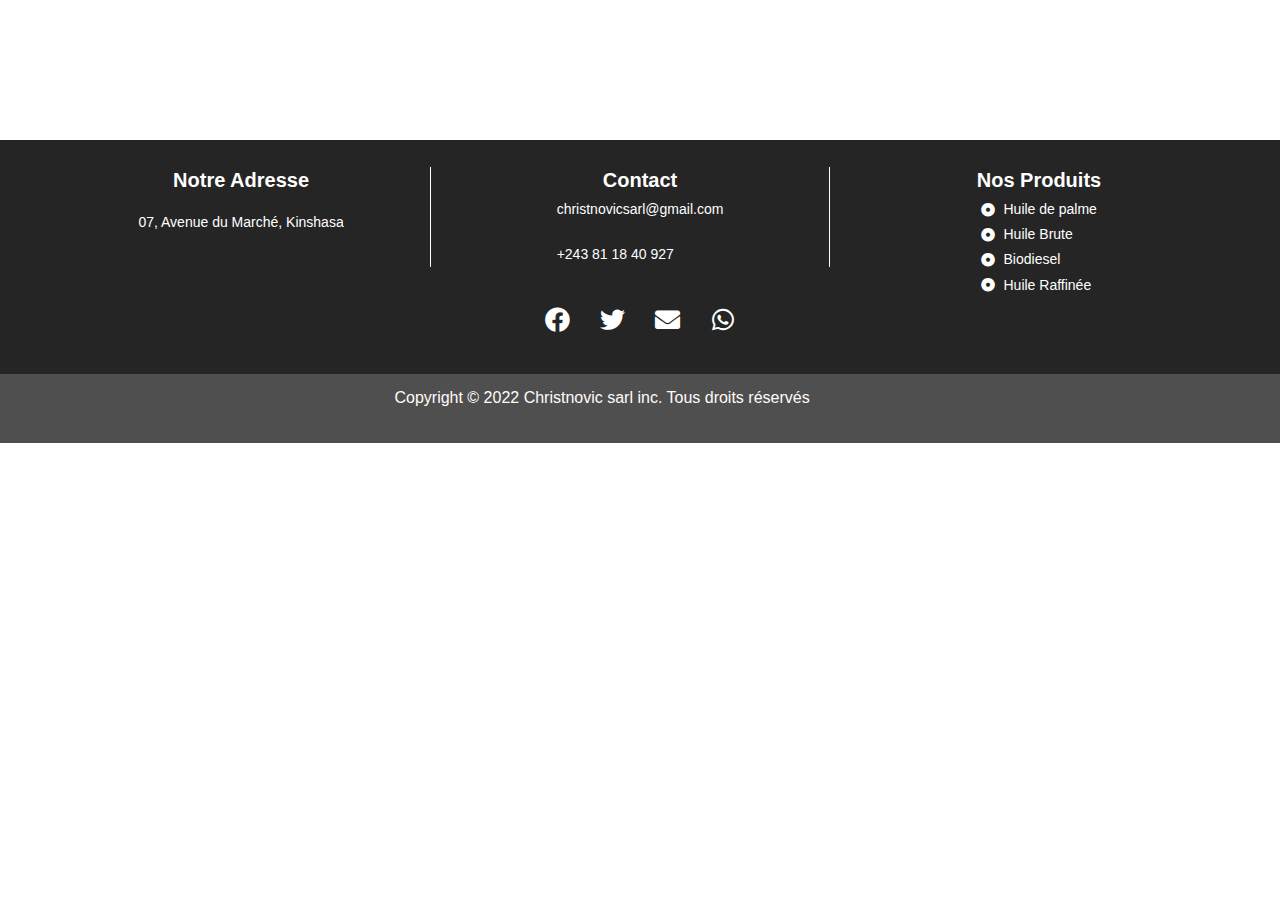
<file: implantations/index.html>
<!DOCTYPE html>
<html class="html" lang="fr-FR">
<head>
	<meta charset="UTF-8">
	<link rel="profile" href="https://gmpg.org/xfn/11">

	<title>Implantations &#8211; Christnovic sarl</title>
<meta name="robots" content="max-image-preview:large">
<meta name="viewport" content="width=device-width, initial-scale=1">
<link rel="dns-prefetch" href="//s.w.org">
<link rel="alternate" type="application/rss+xml" title="Christnovic sarl &raquo; Flux" href="https://andykalo.github.io/chrisnovic-sarl/feed/">
<link rel="alternate" type="application/rss+xml" title="Christnovic sarl &raquo; Flux des commentaires" href="https://andykalo.github.io/chrisnovic-sarl/comments/feed/">
<script>
window._wpemojiSettings = {"baseUrl":"https:\/\/s.w.org\/images\/core\/emoji\/14.0.0\/72x72\/","ext":".png","svgUrl":"https:\/\/s.w.org\/images\/core\/emoji\/14.0.0\/svg\/","svgExt":".svg","source":{"concatemoji":"https:\/\/andykalo.github.io\/chrisnovic-sarl\/wp-includes\/js\/wp-emoji-release.min.js?ver=6.0.2"}};
/*! This file is auto-generated */
!function(e,a,t){var n,r,o,i=a.createElement("canvas"),p=i.getContext&&i.getContext("2d");function s(e,t){var a=String.fromCharCode,e=(p.clearRect(0,0,i.width,i.height),p.fillText(a.apply(this,e),0,0),i.toDataURL());return p.clearRect(0,0,i.width,i.height),p.fillText(a.apply(this,t),0,0),e===i.toDataURL()}function c(e){var t=a.createElement("script");t.src=e,t.defer=t.type="text/javascript",a.getElementsByTagName("head")[0].appendChild(t)}for(o=Array("flag","emoji"),t.supports={everything:!0,everythingExceptFlag:!0},r=0;r<o.length;r++)t.supports[o[r]]=function(e){if(!p||!p.fillText)return!1;switch(p.textBaseline="top",p.font="600 32px Arial",e){case"flag":return s([127987,65039,8205,9895,65039],[127987,65039,8203,9895,65039])?!1:!s([55356,56826,55356,56819],[55356,56826,8203,55356,56819])&&!s([55356,57332,56128,56423,56128,56418,56128,56421,56128,56430,56128,56423,56128,56447],[55356,57332,8203,56128,56423,8203,56128,56418,8203,56128,56421,8203,56128,56430,8203,56128,56423,8203,56128,56447]);case"emoji":return!s([129777,127995,8205,129778,127999],[129777,127995,8203,129778,127999])}return!1}(o[r]),t.supports.everything=t.supports.everything&&t.supports[o[r]],"flag"!==o[r]&&(t.supports.everythingExceptFlag=t.supports.everythingExceptFlag&&t.supports[o[r]]);t.supports.everythingExceptFlag=t.supports.everythingExceptFlag&&!t.supports.flag,t.DOMReady=!1,t.readyCallback=function(){t.DOMReady=!0},t.supports.everything||(n=function(){t.readyCallback()},a.addEventListener?(a.addEventListener("DOMContentLoaded",n,!1),e.addEventListener("load",n,!1)):(e.attachEvent("onload",n),a.attachEvent("onreadystatechange",function(){"complete"===a.readyState&&t.readyCallback()})),(e=t.source||{}).concatemoji?c(e.concatemoji):e.wpemoji&&e.twemoji&&(c(e.twemoji),c(e.wpemoji)))}(window,document,window._wpemojiSettings);
</script>
<style>img.wp-smiley,
img.emoji {
	display: inline !important;
	border: none !important;
	box-shadow: none !important;
	height: 1em !important;
	width: 1em !important;
	margin: 0 0.07em !important;
	vertical-align: -0.1em !important;
	background: none !important;
	padding: 0 !important;
}</style>
	<link rel="stylesheet" id="wp-block-library-css" href="https://andykalo.github.io/chrisnovic-sarl/wp-includes/css/dist/block-library/style.min.css?ver=6.0.2" media="all">
<style id="wp-block-library-theme-inline-css">.wp-block-audio figcaption{color:#555;font-size:13px;text-align:center}.is-dark-theme .wp-block-audio figcaption{color:hsla(0,0%,100%,.65)}.wp-block-code{border:1px solid #ccc;border-radius:4px;font-family:Menlo,Consolas,monaco,monospace;padding:.8em 1em}.wp-block-embed figcaption{color:#555;font-size:13px;text-align:center}.is-dark-theme .wp-block-embed figcaption{color:hsla(0,0%,100%,.65)}.blocks-gallery-caption{color:#555;font-size:13px;text-align:center}.is-dark-theme .blocks-gallery-caption{color:hsla(0,0%,100%,.65)}.wp-block-image figcaption{color:#555;font-size:13px;text-align:center}.is-dark-theme .wp-block-image figcaption{color:hsla(0,0%,100%,.65)}.wp-block-pullquote{border-top:4px solid;border-bottom:4px solid;margin-bottom:1.75em;color:currentColor}.wp-block-pullquote__citation,.wp-block-pullquote cite,.wp-block-pullquote footer{color:currentColor;text-transform:uppercase;font-size:.8125em;font-style:normal}.wp-block-quote{border-left:.25em solid;margin:0 0 1.75em;padding-left:1em}.wp-block-quote cite,.wp-block-quote footer{color:currentColor;font-size:.8125em;position:relative;font-style:normal}.wp-block-quote.has-text-align-right{border-left:none;border-right:.25em solid;padding-left:0;padding-right:1em}.wp-block-quote.has-text-align-center{border:none;padding-left:0}.wp-block-quote.is-large,.wp-block-quote.is-style-large,.wp-block-quote.is-style-plain{border:none}.wp-block-search .wp-block-search__label{font-weight:700}:where(.wp-block-group.has-background){padding:1.25em 2.375em}.wp-block-separator.has-css-opacity{opacity:.4}.wp-block-separator{border:none;border-bottom:2px solid;margin-left:auto;margin-right:auto}.wp-block-separator.has-alpha-channel-opacity{opacity:1}.wp-block-separator:not(.is-style-wide):not(.is-style-dots){width:100px}.wp-block-separator.has-background:not(.is-style-dots){border-bottom:none;height:1px}.wp-block-separator.has-background:not(.is-style-wide):not(.is-style-dots){height:2px}.wp-block-table thead{border-bottom:3px solid}.wp-block-table tfoot{border-top:3px solid}.wp-block-table td,.wp-block-table th{padding:.5em;border:1px solid;word-break:normal}.wp-block-table figcaption{color:#555;font-size:13px;text-align:center}.is-dark-theme .wp-block-table figcaption{color:hsla(0,0%,100%,.65)}.wp-block-video figcaption{color:#555;font-size:13px;text-align:center}.is-dark-theme .wp-block-video figcaption{color:hsla(0,0%,100%,.65)}.wp-block-template-part.has-background{padding:1.25em 2.375em;margin-top:0;margin-bottom:0}</style>
<style id="global-styles-inline-css">body{--wp--preset--color--black: #000000;--wp--preset--color--cyan-bluish-gray: #abb8c3;--wp--preset--color--white: #ffffff;--wp--preset--color--pale-pink: #f78da7;--wp--preset--color--vivid-red: #cf2e2e;--wp--preset--color--luminous-vivid-orange: #ff6900;--wp--preset--color--luminous-vivid-amber: #fcb900;--wp--preset--color--light-green-cyan: #7bdcb5;--wp--preset--color--vivid-green-cyan: #00d084;--wp--preset--color--pale-cyan-blue: #8ed1fc;--wp--preset--color--vivid-cyan-blue: #0693e3;--wp--preset--color--vivid-purple: #9b51e0;--wp--preset--gradient--vivid-cyan-blue-to-vivid-purple: linear-gradient(135deg,rgba(6,147,227,1) 0%,rgb(155,81,224) 100%);--wp--preset--gradient--light-green-cyan-to-vivid-green-cyan: linear-gradient(135deg,rgb(122,220,180) 0%,rgb(0,208,130) 100%);--wp--preset--gradient--luminous-vivid-amber-to-luminous-vivid-orange: linear-gradient(135deg,rgba(252,185,0,1) 0%,rgba(255,105,0,1) 100%);--wp--preset--gradient--luminous-vivid-orange-to-vivid-red: linear-gradient(135deg,rgba(255,105,0,1) 0%,rgb(207,46,46) 100%);--wp--preset--gradient--very-light-gray-to-cyan-bluish-gray: linear-gradient(135deg,rgb(238,238,238) 0%,rgb(169,184,195) 100%);--wp--preset--gradient--cool-to-warm-spectrum: linear-gradient(135deg,rgb(74,234,220) 0%,rgb(151,120,209) 20%,rgb(207,42,186) 40%,rgb(238,44,130) 60%,rgb(251,105,98) 80%,rgb(254,248,76) 100%);--wp--preset--gradient--blush-light-purple: linear-gradient(135deg,rgb(255,206,236) 0%,rgb(152,150,240) 100%);--wp--preset--gradient--blush-bordeaux: linear-gradient(135deg,rgb(254,205,165) 0%,rgb(254,45,45) 50%,rgb(107,0,62) 100%);--wp--preset--gradient--luminous-dusk: linear-gradient(135deg,rgb(255,203,112) 0%,rgb(199,81,192) 50%,rgb(65,88,208) 100%);--wp--preset--gradient--pale-ocean: linear-gradient(135deg,rgb(255,245,203) 0%,rgb(182,227,212) 50%,rgb(51,167,181) 100%);--wp--preset--gradient--electric-grass: linear-gradient(135deg,rgb(202,248,128) 0%,rgb(113,206,126) 100%);--wp--preset--gradient--midnight: linear-gradient(135deg,rgb(2,3,129) 0%,rgb(40,116,252) 100%);--wp--preset--duotone--dark-grayscale: url('#wp-duotone-dark-grayscale');--wp--preset--duotone--grayscale: url('#wp-duotone-grayscale');--wp--preset--duotone--purple-yellow: url('#wp-duotone-purple-yellow');--wp--preset--duotone--blue-red: url('#wp-duotone-blue-red');--wp--preset--duotone--midnight: url('#wp-duotone-midnight');--wp--preset--duotone--magenta-yellow: url('#wp-duotone-magenta-yellow');--wp--preset--duotone--purple-green: url('#wp-duotone-purple-green');--wp--preset--duotone--blue-orange: url('#wp-duotone-blue-orange');--wp--preset--font-size--small: 13px;--wp--preset--font-size--medium: 20px;--wp--preset--font-size--large: 36px;--wp--preset--font-size--x-large: 42px;}.has-black-color{color: var(--wp--preset--color--black) !important;}.has-cyan-bluish-gray-color{color: var(--wp--preset--color--cyan-bluish-gray) !important;}.has-white-color{color: var(--wp--preset--color--white) !important;}.has-pale-pink-color{color: var(--wp--preset--color--pale-pink) !important;}.has-vivid-red-color{color: var(--wp--preset--color--vivid-red) !important;}.has-luminous-vivid-orange-color{color: var(--wp--preset--color--luminous-vivid-orange) !important;}.has-luminous-vivid-amber-color{color: var(--wp--preset--color--luminous-vivid-amber) !important;}.has-light-green-cyan-color{color: var(--wp--preset--color--light-green-cyan) !important;}.has-vivid-green-cyan-color{color: var(--wp--preset--color--vivid-green-cyan) !important;}.has-pale-cyan-blue-color{color: var(--wp--preset--color--pale-cyan-blue) !important;}.has-vivid-cyan-blue-color{color: var(--wp--preset--color--vivid-cyan-blue) !important;}.has-vivid-purple-color{color: var(--wp--preset--color--vivid-purple) !important;}.has-black-background-color{background-color: var(--wp--preset--color--black) !important;}.has-cyan-bluish-gray-background-color{background-color: var(--wp--preset--color--cyan-bluish-gray) !important;}.has-white-background-color{background-color: var(--wp--preset--color--white) !important;}.has-pale-pink-background-color{background-color: var(--wp--preset--color--pale-pink) !important;}.has-vivid-red-background-color{background-color: var(--wp--preset--color--vivid-red) !important;}.has-luminous-vivid-orange-background-color{background-color: var(--wp--preset--color--luminous-vivid-orange) !important;}.has-luminous-vivid-amber-background-color{background-color: var(--wp--preset--color--luminous-vivid-amber) !important;}.has-light-green-cyan-background-color{background-color: var(--wp--preset--color--light-green-cyan) !important;}.has-vivid-green-cyan-background-color{background-color: var(--wp--preset--color--vivid-green-cyan) !important;}.has-pale-cyan-blue-background-color{background-color: var(--wp--preset--color--pale-cyan-blue) !important;}.has-vivid-cyan-blue-background-color{background-color: var(--wp--preset--color--vivid-cyan-blue) !important;}.has-vivid-purple-background-color{background-color: var(--wp--preset--color--vivid-purple) !important;}.has-black-border-color{border-color: var(--wp--preset--color--black) !important;}.has-cyan-bluish-gray-border-color{border-color: var(--wp--preset--color--cyan-bluish-gray) !important;}.has-white-border-color{border-color: var(--wp--preset--color--white) !important;}.has-pale-pink-border-color{border-color: var(--wp--preset--color--pale-pink) !important;}.has-vivid-red-border-color{border-color: var(--wp--preset--color--vivid-red) !important;}.has-luminous-vivid-orange-border-color{border-color: var(--wp--preset--color--luminous-vivid-orange) !important;}.has-luminous-vivid-amber-border-color{border-color: var(--wp--preset--color--luminous-vivid-amber) !important;}.has-light-green-cyan-border-color{border-color: var(--wp--preset--color--light-green-cyan) !important;}.has-vivid-green-cyan-border-color{border-color: var(--wp--preset--color--vivid-green-cyan) !important;}.has-pale-cyan-blue-border-color{border-color: var(--wp--preset--color--pale-cyan-blue) !important;}.has-vivid-cyan-blue-border-color{border-color: var(--wp--preset--color--vivid-cyan-blue) !important;}.has-vivid-purple-border-color{border-color: var(--wp--preset--color--vivid-purple) !important;}.has-vivid-cyan-blue-to-vivid-purple-gradient-background{background: var(--wp--preset--gradient--vivid-cyan-blue-to-vivid-purple) !important;}.has-light-green-cyan-to-vivid-green-cyan-gradient-background{background: var(--wp--preset--gradient--light-green-cyan-to-vivid-green-cyan) !important;}.has-luminous-vivid-amber-to-luminous-vivid-orange-gradient-background{background: var(--wp--preset--gradient--luminous-vivid-amber-to-luminous-vivid-orange) !important;}.has-luminous-vivid-orange-to-vivid-red-gradient-background{background: var(--wp--preset--gradient--luminous-vivid-orange-to-vivid-red) !important;}.has-very-light-gray-to-cyan-bluish-gray-gradient-background{background: var(--wp--preset--gradient--very-light-gray-to-cyan-bluish-gray) !important;}.has-cool-to-warm-spectrum-gradient-background{background: var(--wp--preset--gradient--cool-to-warm-spectrum) !important;}.has-blush-light-purple-gradient-background{background: var(--wp--preset--gradient--blush-light-purple) !important;}.has-blush-bordeaux-gradient-background{background: var(--wp--preset--gradient--blush-bordeaux) !important;}.has-luminous-dusk-gradient-background{background: var(--wp--preset--gradient--luminous-dusk) !important;}.has-pale-ocean-gradient-background{background: var(--wp--preset--gradient--pale-ocean) !important;}.has-electric-grass-gradient-background{background: var(--wp--preset--gradient--electric-grass) !important;}.has-midnight-gradient-background{background: var(--wp--preset--gradient--midnight) !important;}.has-small-font-size{font-size: var(--wp--preset--font-size--small) !important;}.has-medium-font-size{font-size: var(--wp--preset--font-size--medium) !important;}.has-large-font-size{font-size: var(--wp--preset--font-size--large) !important;}.has-x-large-font-size{font-size: var(--wp--preset--font-size--x-large) !important;}</style>
<link rel="stylesheet" id="hfe-style-css" href="https://andykalo.github.io/chrisnovic-sarl/wp-content/plugins/header-footer-elementor/assets/css/header-footer-elementor.css?ver=1.6.13" media="all">
<link rel="stylesheet" id="elementor-icons-css" href="https://andykalo.github.io/chrisnovic-sarl/wp-content/plugins/elementor/assets/lib/eicons/css/elementor-icons.min.css?ver=5.16.0" media="all">
<link rel="stylesheet" id="elementor-frontend-css" href="https://andykalo.github.io/chrisnovic-sarl/wp-content/plugins/elementor/assets/css/frontend-lite.min.css?ver=3.7.7" media="all">
<link rel="stylesheet" id="elementor-post-94-css" href="https://andykalo.github.io/chrisnovic-sarl/wp-content/uploads/elementor/css/post-94.css?ver=1664886443" media="all">
<link rel="stylesheet" id="elementor-pro-css" href="https://andykalo.github.io/chrisnovic-sarl/wp-content/plugins/elementor-pro/assets/css/frontend-lite.min.css?ver=3.7.7" media="all">
<link rel="stylesheet" id="elementor-post-459-css" href="https://andykalo.github.io/chrisnovic-sarl/wp-content/uploads/elementor/css/post-459.css?ver=1665388297" media="all">
<link rel="stylesheet" id="hfe-widgets-style-css" href="https://andykalo.github.io/chrisnovic-sarl/wp-content/plugins/header-footer-elementor/inc/widgets-css/frontend.css?ver=1.6.13" media="all">
<link rel="stylesheet" id="font-awesome-css" href="https://andykalo.github.io/chrisnovic-sarl/wp-content/themes/oceanwp/assets/fonts/fontawesome/css/all.min.css?ver=5.15.1" media="all">
<link rel="stylesheet" id="simple-line-icons-css" href="https://andykalo.github.io/chrisnovic-sarl/wp-content/themes/oceanwp/assets/css/third/simple-line-icons.min.css?ver=2.4.0" media="all">
<link rel="stylesheet" id="oceanwp-style-css" href="https://andykalo.github.io/chrisnovic-sarl/wp-content/themes/oceanwp/assets/css/style.min.css?ver=3.3.5" media="all">
<link rel="stylesheet" id="eael-general-css" href="https://andykalo.github.io/chrisnovic-sarl/wp-content/plugins/essential-addons-for-elementor-lite/assets/front-end/css/view/general.min.css?ver=5.3.2" media="all">
<link rel="stylesheet" id="google-fonts-1-css" href="https://fonts.googleapis.com/css?family=Roboto%3A100%2C100italic%2C200%2C200italic%2C300%2C300italic%2C400%2C400italic%2C500%2C500italic%2C600%2C600italic%2C700%2C700italic%2C800%2C800italic%2C900%2C900italic%7CRoboto+Slab%3A100%2C100italic%2C200%2C200italic%2C300%2C300italic%2C400%2C400italic%2C500%2C500italic%2C600%2C600italic%2C700%2C700italic%2C800%2C800italic%2C900%2C900italic&#038;display=auto&#038;ver=6.0.2" media="all">
<link rel="stylesheet" id="elementor-icons-shared-0-css" href="https://andykalo.github.io/chrisnovic-sarl/wp-content/plugins/elementor/assets/lib/font-awesome/css/fontawesome.min.css?ver=5.15.3" media="all">
<link rel="stylesheet" id="elementor-icons-fa-brands-css" href="https://andykalo.github.io/chrisnovic-sarl/wp-content/plugins/elementor/assets/lib/font-awesome/css/brands.min.css?ver=5.15.3" media="all">
<link rel="stylesheet" id="elementor-icons-fa-solid-css" href="https://andykalo.github.io/chrisnovic-sarl/wp-content/plugins/elementor/assets/lib/font-awesome/css/solid.min.css?ver=5.15.3" media="all">
<script src="https://andykalo.github.io/chrisnovic-sarl/wp-includes/js/jquery/jquery.min.js?ver=3.6.0" id="jquery-core-js"></script>
<script src="https://andykalo.github.io/chrisnovic-sarl/wp-includes/js/jquery/jquery-migrate.min.js?ver=3.3.2" id="jquery-migrate-js"></script>
<link rel="https://api.w.org/" href="https://andykalo.github.io/chrisnovic-sarl/wp-json/">
<link rel="alternate" type="application/json" href="https://andykalo.github.io/chrisnovic-sarl/wp-json/wp/v2/pages/384">
<link rel="EditURI" type="application/rsd+xml" title="RSD" href="https://andykalo.github.io/chrisnovic-sarl/xmlrpc.php?rsd">
<link rel="wlwmanifest" type="application/wlwmanifest+xml" href="https://andykalo.github.io/chrisnovic-sarl/wp-includes/wlwmanifest.xml"> 
<meta name="generator" content="WordPress 6.0.2">
<link rel="canonical" href="https://andykalo.github.io/chrisnovic-sarl/implantations/">
<link rel="shortlink" href="https://andykalo.github.io/chrisnovic-sarl/?p=384">
<link rel="alternate" type="application/json+oembed" href="https://andykalo.github.io/chrisnovic-sarl/wp-json/oembed/1.0/embed?url=https%3A%2F%2Fandykalo.github.io%2Fchrisnovic-sarl%2Fimplantations%2F">
<link rel="alternate" type="text/xml+oembed" href="https://andykalo.github.io/chrisnovic-sarl/wp-json/oembed/1.0/embed?url=https%3A%2F%2Fandykalo.github.io%2Fchrisnovic-sarl%2Fimplantations%2F&#038;format=xml">
<!-- OceanWP CSS -->
<style type="text/css">/* Header CSS */#site-header.has-header-media .overlay-header-media{background-color:rgba(0,0,0,0.5)}</style>
</head>

<body class="page-template-default page page-id-384 wp-custom-logo wp-embed-responsive ehf-footer ehf-template-oceanwp ehf-stylesheet-oceanwp oceanwp-theme dropdown-mobile no-header-border default-breakpoint has-sidebar content-right-sidebar page-header-disabled elementor-default elementor-kit-94" itemscope="itemscope" itemtype="https://schema.org/WebPage">

	<svg xmlns="http://www.w3.org/2000/svg" viewbox="0 0 0 0" width="0" height="0" focusable="false" role="none" style="visibility: hidden; position: absolute; left: -9999px; overflow: hidden;"><defs><filter id="wp-duotone-dark-grayscale"><fecolormatrix color-interpolation-filters="sRGB" type="matrix" values=" .299 .587 .114 0 0 .299 .587 .114 0 0 .299 .587 .114 0 0 .299 .587 .114 0 0 "></fecolormatrix><fecomponenttransfer color-interpolation-filters="sRGB"><fefuncr type="table" tablevalues="0 0.49803921568627"></fefuncr><fefuncg type="table" tablevalues="0 0.49803921568627"></fefuncg><fefuncb type="table" tablevalues="0 0.49803921568627"></fefuncb><fefunca type="table" tablevalues="1 1"></fefunca></fecomponenttransfer><fecomposite in2="SourceGraphic" operator="in"></fecomposite></filter></defs></svg><svg xmlns="http://www.w3.org/2000/svg" viewbox="0 0 0 0" width="0" height="0" focusable="false" role="none" style="visibility: hidden; position: absolute; left: -9999px; overflow: hidden;"><defs><filter id="wp-duotone-grayscale"><fecolormatrix color-interpolation-filters="sRGB" type="matrix" values=" .299 .587 .114 0 0 .299 .587 .114 0 0 .299 .587 .114 0 0 .299 .587 .114 0 0 "></fecolormatrix><fecomponenttransfer color-interpolation-filters="sRGB"><fefuncr type="table" tablevalues="0 1"></fefuncr><fefuncg type="table" tablevalues="0 1"></fefuncg><fefuncb type="table" tablevalues="0 1"></fefuncb><fefunca type="table" tablevalues="1 1"></fefunca></fecomponenttransfer><fecomposite in2="SourceGraphic" operator="in"></fecomposite></filter></defs></svg><svg xmlns="http://www.w3.org/2000/svg" viewbox="0 0 0 0" width="0" height="0" focusable="false" role="none" style="visibility: hidden; position: absolute; left: -9999px; overflow: hidden;"><defs><filter id="wp-duotone-purple-yellow"><fecolormatrix color-interpolation-filters="sRGB" type="matrix" values=" .299 .587 .114 0 0 .299 .587 .114 0 0 .299 .587 .114 0 0 .299 .587 .114 0 0 "></fecolormatrix><fecomponenttransfer color-interpolation-filters="sRGB"><fefuncr type="table" tablevalues="0.54901960784314 0.98823529411765"></fefuncr><fefuncg type="table" tablevalues="0 1"></fefuncg><fefuncb type="table" tablevalues="0.71764705882353 0.25490196078431"></fefuncb><fefunca type="table" tablevalues="1 1"></fefunca></fecomponenttransfer><fecomposite in2="SourceGraphic" operator="in"></fecomposite></filter></defs></svg><svg xmlns="http://www.w3.org/2000/svg" viewbox="0 0 0 0" width="0" height="0" focusable="false" role="none" style="visibility: hidden; position: absolute; left: -9999px; overflow: hidden;"><defs><filter id="wp-duotone-blue-red"><fecolormatrix color-interpolation-filters="sRGB" type="matrix" values=" .299 .587 .114 0 0 .299 .587 .114 0 0 .299 .587 .114 0 0 .299 .587 .114 0 0 "></fecolormatrix><fecomponenttransfer color-interpolation-filters="sRGB"><fefuncr type="table" tablevalues="0 1"></fefuncr><fefuncg type="table" tablevalues="0 0.27843137254902"></fefuncg><fefuncb type="table" tablevalues="0.5921568627451 0.27843137254902"></fefuncb><fefunca type="table" tablevalues="1 1"></fefunca></fecomponenttransfer><fecomposite in2="SourceGraphic" operator="in"></fecomposite></filter></defs></svg><svg xmlns="http://www.w3.org/2000/svg" viewbox="0 0 0 0" width="0" height="0" focusable="false" role="none" style="visibility: hidden; position: absolute; left: -9999px; overflow: hidden;"><defs><filter id="wp-duotone-midnight"><fecolormatrix color-interpolation-filters="sRGB" type="matrix" values=" .299 .587 .114 0 0 .299 .587 .114 0 0 .299 .587 .114 0 0 .299 .587 .114 0 0 "></fecolormatrix><fecomponenttransfer color-interpolation-filters="sRGB"><fefuncr type="table" tablevalues="0 0"></fefuncr><fefuncg type="table" tablevalues="0 0.64705882352941"></fefuncg><fefuncb type="table" tablevalues="0 1"></fefuncb><fefunca type="table" tablevalues="1 1"></fefunca></fecomponenttransfer><fecomposite in2="SourceGraphic" operator="in"></fecomposite></filter></defs></svg><svg xmlns="http://www.w3.org/2000/svg" viewbox="0 0 0 0" width="0" height="0" focusable="false" role="none" style="visibility: hidden; position: absolute; left: -9999px; overflow: hidden;"><defs><filter id="wp-duotone-magenta-yellow"><fecolormatrix color-interpolation-filters="sRGB" type="matrix" values=" .299 .587 .114 0 0 .299 .587 .114 0 0 .299 .587 .114 0 0 .299 .587 .114 0 0 "></fecolormatrix><fecomponenttransfer color-interpolation-filters="sRGB"><fefuncr type="table" tablevalues="0.78039215686275 1"></fefuncr><fefuncg type="table" tablevalues="0 0.94901960784314"></fefuncg><fefuncb type="table" tablevalues="0.35294117647059 0.47058823529412"></fefuncb><fefunca type="table" tablevalues="1 1"></fefunca></fecomponenttransfer><fecomposite in2="SourceGraphic" operator="in"></fecomposite></filter></defs></svg><svg xmlns="http://www.w3.org/2000/svg" viewbox="0 0 0 0" width="0" height="0" focusable="false" role="none" style="visibility: hidden; position: absolute; left: -9999px; overflow: hidden;"><defs><filter id="wp-duotone-purple-green"><fecolormatrix color-interpolation-filters="sRGB" type="matrix" values=" .299 .587 .114 0 0 .299 .587 .114 0 0 .299 .587 .114 0 0 .299 .587 .114 0 0 "></fecolormatrix><fecomponenttransfer color-interpolation-filters="sRGB"><fefuncr type="table" tablevalues="0.65098039215686 0.40392156862745"></fefuncr><fefuncg type="table" tablevalues="0 1"></fefuncg><fefuncb type="table" tablevalues="0.44705882352941 0.4"></fefuncb><fefunca type="table" tablevalues="1 1"></fefunca></fecomponenttransfer><fecomposite in2="SourceGraphic" operator="in"></fecomposite></filter></defs></svg><svg xmlns="http://www.w3.org/2000/svg" viewbox="0 0 0 0" width="0" height="0" focusable="false" role="none" style="visibility: hidden; position: absolute; left: -9999px; overflow: hidden;"><defs><filter id="wp-duotone-blue-orange"><fecolormatrix color-interpolation-filters="sRGB" type="matrix" values=" .299 .587 .114 0 0 .299 .587 .114 0 0 .299 .587 .114 0 0 .299 .587 .114 0 0 "></fecolormatrix><fecomponenttransfer color-interpolation-filters="sRGB"><fefuncr type="table" tablevalues="0.098039215686275 1"></fefuncr><fefuncg type="table" tablevalues="0 0.66274509803922"></fefuncg><fefuncb type="table" tablevalues="0.84705882352941 0.41960784313725"></fefuncb><fefunca type="table" tablevalues="1 1"></fefunca></fecomponenttransfer><fecomposite in2="SourceGraphic" operator="in"></fecomposite></filter></defs></svg>
	
	<div id="outer-wrap" class="site clr">

		<a class="skip-link screen-reader-text" href="#main">Skip to content</a>

		
		<div id="wrap" class="clr">

			
			
<header id="site-header" class="custom-header clr" data-height="74" itemscope="itemscope" itemtype="https://schema.org/WPHeader" role="banner">

	
		

<div id="site-header-inner" class="clr">

	
</div>


<div id="mobile-dropdown" class="clr">

	<nav class="clr" itemscope="itemscope" itemtype="https://schema.org/SiteNavigationElement">

		
<div id="mobile-menu-search" class="clr">
	<form aria-label="Rechercher sur ce site" method="get" action="http://localhost/Chrisnovic/Site/" class="mobile-searchform">
		<input aria-label="Insert search query" value="" class="field" id="ocean-mobile-search-1" type="search" name="s" autocomplete="off" placeholder="Rechercher">
		<button aria-label="Envoyer la recherche" type="submit" class="searchform-submit">
			<i class=" icon-magnifier" aria-hidden="true" role="img"></i>		</button>
					</form>
</div>
<!-- .mobile-menu-search -->

	</nav>

</div>


		
		
</header><!-- #site-header -->


			
			<main id="main" class="site-main clr" role="main">

				
	
	<div id="content-wrap" class="container clr">

		
		<div id="primary" class="content-area clr">

			
			<div id="content" class="site-content clr">

				
				
<article class="single-page-article clr">

	
<div class="entry clr" itemprop="text">

	
	
	
</div>

</article>

				
			</div>
<!-- #content -->

			
		</div>
<!-- #primary -->

		

<aside id="right-sidebar" class="sidebar-container widget-area sidebar-primary" itemscope="itemscope" itemtype="https://schema.org/WPSideBar" role="complementary" aria-label="Primary Sidebar">

	
	<div id="right-sidebar-inner" class="clr">

		<div id="block-3" class="sidebar-box widget_block clr">
<div class="wp-container-2 wp-block-group"><div class="wp-block-group__inner-container"></div></div>
</div>
	</div>
<!-- #sidebar-inner -->

	
</aside><!-- #right-sidebar -->


	</div>
<!-- #content-wrap -->

	

	</main><!-- #main -->

	
	
	
				<footer itemtype="https://schema.org/WPFooter" itemscope="itemscope" id="colophon" role="contentinfo">
			<div class="footer-width-fixer">		<div data-elementor-type="wp-post" data-elementor-id="459" class="elementor elementor-459">
							<div class="elementor-element elementor-element-67bb4f8 e-container--row e-container" data-id="67bb4f8" data-element_type="container" data-settings="{&quot;background_background&quot;:&quot;classic&quot;}">		<div class="elementor-element elementor-element-e45ba05 e-container--row e-container" data-id="e45ba05" data-element_type="container">		<div class="elementor-element elementor-element-7196d3a e-container--column e-container" data-id="7196d3a" data-element_type="container">				<div class="elementor-element elementor-element-59d562d elementor-widget elementor-widget-heading" data-id="59d562d" data-element_type="widget" data-widget_type="heading.default">
				<div class="elementor-widget-container">
			<style>/*! elementor - v3.7.7 - 20-09-2022 */
.elementor-heading-title{padding:0;margin:0;line-height:1}.elementor-widget-heading .elementor-heading-title[class*=elementor-size-]>a{color:inherit;font-size:inherit;line-height:inherit}.elementor-widget-heading .elementor-heading-title.elementor-size-small{font-size:15px}.elementor-widget-heading .elementor-heading-title.elementor-size-medium{font-size:19px}.elementor-widget-heading .elementor-heading-title.elementor-size-large{font-size:29px}.elementor-widget-heading .elementor-heading-title.elementor-size-xl{font-size:39px}.elementor-widget-heading .elementor-heading-title.elementor-size-xxl{font-size:59px}</style>
<h2 class="elementor-heading-title elementor-size-default">Notre Adresse</h2>		</div>
				</div>
				<div class="elementor-element elementor-element-01e0525 elementor-widget elementor-widget-text-editor" data-id="01e0525" data-element_type="widget" data-widget_type="text-editor.default">
				<div class="elementor-widget-container">
			<style>/*! elementor - v3.7.7 - 20-09-2022 */
.elementor-widget-text-editor.elementor-drop-cap-view-stacked .elementor-drop-cap{background-color:#818a91;color:#fff}.elementor-widget-text-editor.elementor-drop-cap-view-framed .elementor-drop-cap{color:#818a91;border:3px solid;background-color:transparent}.elementor-widget-text-editor:not(.elementor-drop-cap-view-default) .elementor-drop-cap{margin-top:8px}.elementor-widget-text-editor:not(.elementor-drop-cap-view-default) .elementor-drop-cap-letter{width:1em;height:1em}.elementor-widget-text-editor .elementor-drop-cap{float:left;text-align:center;line-height:1;font-size:50px}.elementor-widget-text-editor .elementor-drop-cap-letter{display:inline-block}</style>				<p>07, Avenue du Marché, Kinshasa</p>						</div>
				</div>
		</div>		<div class="elementor-element elementor-element-8925c6a elementor-widget__width-initial elementor-widget-mobile__width-initial elementor-widget-divider--view-line elementor-widget elementor-widget-divider" data-id="8925c6a" data-element_type="widget" data-widget_type="divider.default">
				<div class="elementor-widget-container">
			<style>/*! elementor - v3.7.7 - 20-09-2022 */
.elementor-widget-divider{--divider-border-style:none;--divider-border-width:1px;--divider-color:#2c2c2c;--divider-icon-size:20px;--divider-element-spacing:10px;--divider-pattern-height:24px;--divider-pattern-size:20px;--divider-pattern-url:none;--divider-pattern-repeat:repeat-x}.elementor-widget-divider .elementor-divider{display:-webkit-box;display:-ms-flexbox;display:flex}.elementor-widget-divider .elementor-divider__text{font-size:15px;line-height:1;max-width:95%}.elementor-widget-divider .elementor-divider__element{margin:0 var(--divider-element-spacing);-ms-flex-negative:0;flex-shrink:0}.elementor-widget-divider .elementor-icon{font-size:var(--divider-icon-size)}.elementor-widget-divider .elementor-divider-separator{display:-webkit-box;display:-ms-flexbox;display:flex;margin:0;direction:ltr}.elementor-widget-divider--view-line_icon .elementor-divider-separator,.elementor-widget-divider--view-line_text .elementor-divider-separator{-webkit-box-align:center;-ms-flex-align:center;align-items:center}.elementor-widget-divider--view-line_icon .elementor-divider-separator:after,.elementor-widget-divider--view-line_icon .elementor-divider-separator:before,.elementor-widget-divider--view-line_text .elementor-divider-separator:after,.elementor-widget-divider--view-line_text .elementor-divider-separator:before{display:block;content:"";border-bottom:0;-webkit-box-flex:1;-ms-flex-positive:1;flex-grow:1;border-top:var(--divider-border-width) var(--divider-border-style) var(--divider-color)}.elementor-widget-divider--element-align-left .elementor-divider .elementor-divider-separator>.elementor-divider__svg:first-of-type{-webkit-box-flex:0;-ms-flex-positive:0;flex-grow:0;-ms-flex-negative:100;flex-shrink:100}.elementor-widget-divider--element-align-left .elementor-divider-separator:before{content:none}.elementor-widget-divider--element-align-left .elementor-divider__element{margin-left:0}.elementor-widget-divider--element-align-right .elementor-divider .elementor-divider-separator>.elementor-divider__svg:last-of-type{-webkit-box-flex:0;-ms-flex-positive:0;flex-grow:0;-ms-flex-negative:100;flex-shrink:100}.elementor-widget-divider--element-align-right .elementor-divider-separator:after{content:none}.elementor-widget-divider--element-align-right .elementor-divider__element{margin-right:0}.elementor-widget-divider:not(.elementor-widget-divider--view-line_text):not(.elementor-widget-divider--view-line_icon) .elementor-divider-separator{border-top:var(--divider-border-width) var(--divider-border-style) var(--divider-color)}.elementor-widget-divider--separator-type-pattern{--divider-border-style:none}.elementor-widget-divider--separator-type-pattern.elementor-widget-divider--view-line .elementor-divider-separator,.elementor-widget-divider--separator-type-pattern:not(.elementor-widget-divider--view-line) .elementor-divider-separator:after,.elementor-widget-divider--separator-type-pattern:not(.elementor-widget-divider--view-line) .elementor-divider-separator:before,.elementor-widget-divider--separator-type-pattern:not([class*=elementor-widget-divider--view]) .elementor-divider-separator{width:100%;min-height:var(--divider-pattern-height);-webkit-mask-size:var(--divider-pattern-size) 100%;mask-size:var(--divider-pattern-size) 100%;-webkit-mask-repeat:var(--divider-pattern-repeat);mask-repeat:var(--divider-pattern-repeat);background-color:var(--divider-color);-webkit-mask-image:var(--divider-pattern-url);mask-image:var(--divider-pattern-url)}.elementor-widget-divider--no-spacing{--divider-pattern-size:auto}.elementor-widget-divider--bg-round{--divider-pattern-repeat:round}.rtl .elementor-widget-divider .elementor-divider__text{direction:rtl}.e-container>.elementor-widget-divider{width:var(--container-widget-width,100%);--flex-grow:var(--container-widget-flex-grow,0)}</style>		<div class="elementor-divider">
			<span class="elementor-divider-separator">
						</span>
		</div>
				</div>
				</div>
		<div class="elementor-element elementor-element-7666108 e-container--column e-container" data-id="7666108" data-element_type="container">				<div class="elementor-element elementor-element-8dda490 elementor-widget elementor-widget-heading" data-id="8dda490" data-element_type="widget" data-widget_type="heading.default">
				<div class="elementor-widget-container">
			<h2 class="elementor-heading-title elementor-size-default">Contact</h2>		</div>
				</div>
				<div class="elementor-element elementor-element-a8bc66a elementor-widget elementor-widget-text-editor" data-id="a8bc66a" data-element_type="widget" data-widget_type="text-editor.default">
				<div class="elementor-widget-container">
							<p>christnovicsarl@gmail.com</p>
<p>+243 81 18 40 927</p>						</div>
				</div>
				<div class="elementor-element elementor-element-1194e46 e-grid-align-left e-grid-align-mobile-center elementor-shape-rounded elementor-grid-0 elementor-widget elementor-widget-social-icons" data-id="1194e46" data-element_type="widget" data-widget_type="social-icons.default">
				<div class="elementor-widget-container">
			<style>/*! elementor - v3.7.7 - 20-09-2022 */
.elementor-widget-social-icons.elementor-grid-0 .elementor-widget-container,.elementor-widget-social-icons.elementor-grid-mobile-0 .elementor-widget-container,.elementor-widget-social-icons.elementor-grid-tablet-0 .elementor-widget-container{line-height:1;font-size:0}.elementor-widget-social-icons:not(.elementor-grid-0):not(.elementor-grid-tablet-0):not(.elementor-grid-mobile-0) .elementor-grid{display:inline-grid}.elementor-widget-social-icons .elementor-grid{grid-column-gap:var(--grid-column-gap,5px);grid-row-gap:var(--grid-row-gap,5px);grid-template-columns:var(--grid-template-columns);-webkit-box-pack:var(--justify-content,center);-ms-flex-pack:var(--justify-content,center);justify-content:var(--justify-content,center);justify-items:var(--justify-content,center)}.elementor-icon.elementor-social-icon{font-size:var(--icon-size,25px);line-height:var(--icon-size,25px);width:calc(var(--icon-size, 25px) + (2 * var(--icon-padding, .5em)));height:calc(var(--icon-size, 25px) + (2 * var(--icon-padding, .5em)))}.elementor-social-icon{--e-social-icon-icon-color:#fff;display:-webkit-inline-box;display:-ms-inline-flexbox;display:inline-flex;background-color:#818a91;-webkit-box-align:center;-ms-flex-align:center;align-items:center;-webkit-box-pack:center;-ms-flex-pack:center;justify-content:center;text-align:center;cursor:pointer}.elementor-social-icon i{color:var(--e-social-icon-icon-color)}.elementor-social-icon svg{fill:var(--e-social-icon-icon-color)}.elementor-social-icon:last-child{margin:0}.elementor-social-icon:hover{opacity:.9;color:#fff}.elementor-social-icon-android{background-color:#a4c639}.elementor-social-icon-apple{background-color:#999}.elementor-social-icon-behance{background-color:#1769ff}.elementor-social-icon-bitbucket{background-color:#205081}.elementor-social-icon-codepen{background-color:#000}.elementor-social-icon-delicious{background-color:#39f}.elementor-social-icon-deviantart{background-color:#05cc47}.elementor-social-icon-digg{background-color:#005be2}.elementor-social-icon-dribbble{background-color:#ea4c89}.elementor-social-icon-elementor{background-color:#d30c5c}.elementor-social-icon-envelope{background-color:#ea4335}.elementor-social-icon-facebook,.elementor-social-icon-facebook-f{background-color:#3b5998}.elementor-social-icon-flickr{background-color:#0063dc}.elementor-social-icon-foursquare{background-color:#2d5be3}.elementor-social-icon-free-code-camp,.elementor-social-icon-freecodecamp{background-color:#006400}.elementor-social-icon-github{background-color:#333}.elementor-social-icon-gitlab{background-color:#e24329}.elementor-social-icon-globe{background-color:#818a91}.elementor-social-icon-google-plus,.elementor-social-icon-google-plus-g{background-color:#dd4b39}.elementor-social-icon-houzz{background-color:#7ac142}.elementor-social-icon-instagram{background-color:#262626}.elementor-social-icon-jsfiddle{background-color:#487aa2}.elementor-social-icon-link{background-color:#818a91}.elementor-social-icon-linkedin,.elementor-social-icon-linkedin-in{background-color:#0077b5}.elementor-social-icon-medium{background-color:#00ab6b}.elementor-social-icon-meetup{background-color:#ec1c40}.elementor-social-icon-mixcloud{background-color:#273a4b}.elementor-social-icon-odnoklassniki{background-color:#f4731c}.elementor-social-icon-pinterest{background-color:#bd081c}.elementor-social-icon-product-hunt{background-color:#da552f}.elementor-social-icon-reddit{background-color:#ff4500}.elementor-social-icon-rss{background-color:#f26522}.elementor-social-icon-shopping-cart{background-color:#4caf50}.elementor-social-icon-skype{background-color:#00aff0}.elementor-social-icon-slideshare{background-color:#0077b5}.elementor-social-icon-snapchat{background-color:#fffc00}.elementor-social-icon-soundcloud{background-color:#f80}.elementor-social-icon-spotify{background-color:#2ebd59}.elementor-social-icon-stack-overflow{background-color:#fe7a15}.elementor-social-icon-steam{background-color:#00adee}.elementor-social-icon-stumbleupon{background-color:#eb4924}.elementor-social-icon-telegram{background-color:#2ca5e0}.elementor-social-icon-thumb-tack{background-color:#1aa1d8}.elementor-social-icon-tripadvisor{background-color:#589442}.elementor-social-icon-tumblr{background-color:#35465c}.elementor-social-icon-twitch{background-color:#6441a5}.elementor-social-icon-twitter{background-color:#1da1f2}.elementor-social-icon-viber{background-color:#665cac}.elementor-social-icon-vimeo{background-color:#1ab7ea}.elementor-social-icon-vk{background-color:#45668e}.elementor-social-icon-weibo{background-color:#dd2430}.elementor-social-icon-weixin{background-color:#31a918}.elementor-social-icon-whatsapp{background-color:#25d366}.elementor-social-icon-wordpress{background-color:#21759b}.elementor-social-icon-xing{background-color:#026466}.elementor-social-icon-yelp{background-color:#af0606}.elementor-social-icon-youtube{background-color:#cd201f}.elementor-social-icon-500px{background-color:#0099e5}.elementor-shape-rounded .elementor-icon.elementor-social-icon{border-radius:10%}.elementor-shape-circle .elementor-icon.elementor-social-icon{border-radius:50%}</style>		<div class="elementor-social-icons-wrapper elementor-grid">
							<span class="elementor-grid-item">
					<a class="elementor-icon elementor-social-icon elementor-social-icon-facebook elementor-repeater-item-ef266f3" target="_blank">
						<span class="elementor-screen-only">Facebook</span>
						<i class="fab fa-facebook"></i>					</a>
				</span>
							<span class="elementor-grid-item">
					<a class="elementor-icon elementor-social-icon elementor-social-icon-twitter elementor-repeater-item-47b4f67" target="_blank">
						<span class="elementor-screen-only">Twitter</span>
						<i class="fab fa-twitter"></i>					</a>
				</span>
							<span class="elementor-grid-item">
					<a class="elementor-icon elementor-social-icon elementor-social-icon-envelope elementor-repeater-item-1ec601b" target="_blank">
						<span class="elementor-screen-only">Envelope</span>
						<i class="fas fa-envelope"></i>					</a>
				</span>
							<span class="elementor-grid-item">
					<a class="elementor-icon elementor-social-icon elementor-social-icon-whatsapp elementor-repeater-item-641918f" target="_blank">
						<span class="elementor-screen-only">Whatsapp</span>
						<i class="fab fa-whatsapp"></i>					</a>
				</span>
					</div>
				</div>
				</div>
		</div>		<div class="elementor-element elementor-element-2660dd6 elementor-widget__width-initial elementor-hidden-mobile elementor-widget-divider--view-line elementor-widget elementor-widget-divider" data-id="2660dd6" data-element_type="widget" data-widget_type="divider.default">
				<div class="elementor-widget-container">
					<div class="elementor-divider">
			<span class="elementor-divider-separator">
						</span>
		</div>
				</div>
				</div>
		<div class="elementor-element elementor-element-616e540 e-container--column e-container" data-id="616e540" data-element_type="container">				<div class="elementor-element elementor-element-5cf61e7 elementor-widget elementor-widget-heading" data-id="5cf61e7" data-element_type="widget" data-widget_type="heading.default">
				<div class="elementor-widget-container">
			<h2 class="elementor-heading-title elementor-size-default">Nos Produits</h2>		</div>
				</div>
				<div class="elementor-element elementor-element-0900df4 elementor-icon-list--layout-traditional elementor-list-item-link-full_width elementor-widget elementor-widget-icon-list" data-id="0900df4" data-element_type="widget" data-widget_type="icon-list.default">
				<div class="elementor-widget-container">
			<link rel="stylesheet" href="https://andykalo.github.io/chrisnovic-sarl/wp-content/plugins/elementor/assets/css/widget-icon-list.min.css">		<ul class="elementor-icon-list-items">
							<li class="elementor-icon-list-item">
											<span class="elementor-icon-list-icon">
							<i aria-hidden="true" class="fas fa-dot-circle"></i>						</span>
										<span class="elementor-icon-list-text">Huile de palme</span>
									</li>
								<li class="elementor-icon-list-item">
											<span class="elementor-icon-list-icon">
							<i aria-hidden="true" class="fas fa-dot-circle"></i>						</span>
										<span class="elementor-icon-list-text">Huile Brute</span>
									</li>
								<li class="elementor-icon-list-item">
											<span class="elementor-icon-list-icon">
							<i aria-hidden="true" class="fas fa-dot-circle"></i>						</span>
										<span class="elementor-icon-list-text">Biodiesel</span>
									</li>
								<li class="elementor-icon-list-item">
											<span class="elementor-icon-list-icon">
							<i aria-hidden="true" class="fas fa-dot-circle"></i>						</span>
										<span class="elementor-icon-list-text">Huile Raffinée</span>
									</li>
						</ul>
				</div>
				</div>
		</div>
</div>
</div>
<div class="elementor-element elementor-element-38eca97 e-container--row e-container" data-id="38eca97" data-element_type="container" data-settings="{&quot;background_background&quot;:&quot;classic&quot;}">				<div class="elementor-element elementor-element-7645630 elementor-widget elementor-widget-text-editor" data-id="7645630" data-element_type="widget" data-widget_type="text-editor.default">
				<div class="elementor-widget-container">
							<p>&nbsp;Copyright © 2022 Christnovic sarl inc. Tous droits réservés</p>						</div>
				</div>
		</div>					</div>
		</div>		</footer>
	
	
	
</div>
<!-- #wrap -->


</div>
<!-- #outer-wrap -->



<a aria-label="Scroll to the top of the page" href="#" id="scroll-top" class="scroll-top-right"><i class=" fa fa-angle-up" aria-hidden="true" role="img"></i></a>




<style>.wp-container-2 > .alignleft { float: left; margin-inline-start: 0; margin-inline-end: 2em; }.wp-container-2 > .alignright { float: right; margin-inline-start: 2em; margin-inline-end: 0; }.wp-container-2 > .aligncenter { margin-left: auto !important; margin-right: auto !important; }</style>
<script src="https://andykalo.github.io/chrisnovic-sarl/wp-includes/js/imagesloaded.min.js?ver=4.1.4" id="imagesloaded-js"></script>
<script id="oceanwp-main-js-extra">var oceanwpLocalize = {"nonce":"87f0d386af","isRTL":"","menuSearchStyle":"drop_down","mobileMenuSearchStyle":"disabled","sidrSource":null,"sidrDisplace":"1","sidrSide":"left","sidrDropdownTarget":"link","verticalHeaderTarget":"link","customSelects":".woocommerce-ordering .orderby, #dropdown_product_cat, .widget_categories select, .widget_archive select, .single-product .variations_form .variations select"};</script>
<script src="https://andykalo.github.io/chrisnovic-sarl/wp-content/themes/oceanwp/assets/js/theme.min.js?ver=3.3.5" id="oceanwp-main-js"></script>
<script src="https://andykalo.github.io/chrisnovic-sarl/wp-content/themes/oceanwp/assets/js/drop-down-mobile-menu.min.js?ver=3.3.5" id="oceanwp-drop-down-mobile-menu-js"></script>
<script src="https://andykalo.github.io/chrisnovic-sarl/wp-content/themes/oceanwp/assets/js/drop-down-search.min.js?ver=3.3.5" id="oceanwp-drop-down-search-js"></script>
<script src="https://andykalo.github.io/chrisnovic-sarl/wp-content/themes/oceanwp/assets/js/vendors/magnific-popup.min.js?ver=3.3.5" id="ow-magnific-popup-js"></script>
<script src="https://andykalo.github.io/chrisnovic-sarl/wp-content/themes/oceanwp/assets/js/ow-lightbox.min.js?ver=3.3.5" id="oceanwp-lightbox-js"></script>
<script src="https://andykalo.github.io/chrisnovic-sarl/wp-content/themes/oceanwp/assets/js/vendors/flickity.pkgd.min.js?ver=3.3.5" id="ow-flickity-js"></script>
<script src="https://andykalo.github.io/chrisnovic-sarl/wp-content/themes/oceanwp/assets/js/ow-slider.min.js?ver=3.3.5" id="oceanwp-slider-js"></script>
<script src="https://andykalo.github.io/chrisnovic-sarl/wp-content/themes/oceanwp/assets/js/scroll-effect.min.js?ver=3.3.5" id="oceanwp-scroll-effect-js"></script>
<script src="https://andykalo.github.io/chrisnovic-sarl/wp-content/themes/oceanwp/assets/js/scroll-top.min.js?ver=3.3.5" id="oceanwp-scroll-top-js"></script>
<script src="https://andykalo.github.io/chrisnovic-sarl/wp-content/themes/oceanwp/assets/js/select.min.js?ver=3.3.5" id="oceanwp-select-js"></script>
<script id="eael-general-js-extra">var localize = {"ajaxurl":"https:\/\/andykalo.github.io\/chrisnovic-sarl\/wp-admin\/admin-ajax.php","nonce":"7167aa994b","i18n":{"added":"Added ","compare":"Compare","loading":"Loading..."},"page_permalink":"https:\/\/andykalo.github.io\/chrisnovic-sarl\/implantations\/","cart_redirectition":"","cart_page_url":"","el_breakpoints":{"mobile":{"label":"Mobile","value":767,"default_value":767,"direction":"max","is_enabled":true},"mobile_extra":{"label":"Grand mobile","value":880,"default_value":880,"direction":"max","is_enabled":false},"tablet":{"label":"Tablette","value":1024,"default_value":1024,"direction":"max","is_enabled":true},"tablet_extra":{"label":"Grande tablette","value":1200,"default_value":1200,"direction":"max","is_enabled":false},"laptop":{"label":"Portable","value":1366,"default_value":1366,"direction":"max","is_enabled":false},"widescreen":{"label":"Écran large","value":2400,"default_value":2400,"direction":"min","is_enabled":false}}};</script>
<script src="https://andykalo.github.io/chrisnovic-sarl/wp-content/plugins/essential-addons-for-elementor-lite/assets/front-end/js/view/general.min.js?ver=5.3.2" id="eael-general-js"></script>
<script src="https://andykalo.github.io/chrisnovic-sarl/wp-content/plugins/elementor-pro/assets/js/webpack-pro.runtime.min.js?ver=3.7.7" id="elementor-pro-webpack-runtime-js"></script>
<script src="https://andykalo.github.io/chrisnovic-sarl/wp-content/plugins/elementor/assets/js/webpack.runtime.min.js?ver=3.7.7" id="elementor-webpack-runtime-js"></script>
<script src="https://andykalo.github.io/chrisnovic-sarl/wp-content/plugins/elementor/assets/js/frontend-modules.min.js?ver=3.7.7" id="elementor-frontend-modules-js"></script>
<script src="https://andykalo.github.io/chrisnovic-sarl/wp-includes/js/dist/vendor/regenerator-runtime.min.js?ver=0.13.9" id="regenerator-runtime-js"></script>
<script src="https://andykalo.github.io/chrisnovic-sarl/wp-includes/js/dist/vendor/wp-polyfill.min.js?ver=3.15.0" id="wp-polyfill-js"></script>
<script src="https://andykalo.github.io/chrisnovic-sarl/wp-includes/js/dist/hooks.min.js?ver=c6d64f2cb8f5c6bb49caca37f8828ce3" id="wp-hooks-js"></script>
<script src="https://andykalo.github.io/chrisnovic-sarl/wp-includes/js/dist/i18n.min.js?ver=ebee46757c6a411e38fd079a7ac71d94" id="wp-i18n-js"></script>
<script id="wp-i18n-js-after">
wp.i18n.setLocaleData( { 'text directionltr': [ 'ltr' ] } );
</script>
<script id="elementor-pro-frontend-js-before">var ElementorProFrontendConfig = {"ajaxurl":"https:\/\/andykalo.github.io\/chrisnovic-sarl\/wp-admin\/admin-ajax.php","nonce":"c1619ba49a","urls":{"assets":"https:\/\/andykalo.github.io\/chrisnovic-sarl\/wp-content\/plugins\/elementor-pro\/assets\/","rest":"https:\/\/andykalo.github.io\/chrisnovic-sarl\/wp-json\/"},"shareButtonsNetworks":{"facebook":{"title":"Facebook","has_counter":true},"twitter":{"title":"Twitter"},"linkedin":{"title":"LinkedIn","has_counter":true},"pinterest":{"title":"Pinterest","has_counter":true},"reddit":{"title":"Reddit","has_counter":true},"vk":{"title":"VK","has_counter":true},"odnoklassniki":{"title":"OK","has_counter":true},"tumblr":{"title":"Tumblr"},"digg":{"title":"Digg"},"skype":{"title":"Skype"},"stumbleupon":{"title":"StumbleUpon","has_counter":true},"mix":{"title":"Mix"},"telegram":{"title":"Telegram"},"pocket":{"title":"Pocket","has_counter":true},"xing":{"title":"XING","has_counter":true},"whatsapp":{"title":"WhatsApp"},"email":{"title":"Email"},"print":{"title":"Print"}},"facebook_sdk":{"lang":"fr_FR","app_id":""},"lottie":{"defaultAnimationUrl":"https:\/\/andykalo.github.io\/chrisnovic-sarl\/wp-content\/plugins\/elementor-pro\/modules\/lottie\/assets\/animations\/default.json"}};</script>
<script src="https://andykalo.github.io/chrisnovic-sarl/wp-content/plugins/elementor-pro/assets/js/frontend.min.js?ver=3.7.7" id="elementor-pro-frontend-js"></script>
<script src="https://andykalo.github.io/chrisnovic-sarl/wp-content/plugins/elementor/assets/lib/waypoints/waypoints.min.js?ver=4.0.2" id="elementor-waypoints-js"></script>
<script src="https://andykalo.github.io/chrisnovic-sarl/wp-includes/js/jquery/ui/core.min.js?ver=1.13.1" id="jquery-ui-core-js"></script>
<script id="elementor-frontend-js-before">var elementorFrontendConfig = {"environmentMode":{"edit":false,"wpPreview":false,"isScriptDebug":false},"i18n":{"shareOnFacebook":"Partager sur Facebook","shareOnTwitter":"Partager sur Twitter","pinIt":"L’épingler","download":"Télécharger","downloadImage":"Télécharger une image","fullscreen":"Plein écran","zoom":"Zoom","share":"Partager","playVideo":"Lire la vidéo","previous":"Précédent","next":"Suivant","close":"Fermer"},"is_rtl":false,"breakpoints":{"xs":0,"sm":480,"md":768,"lg":1025,"xl":1440,"xxl":1600},"responsive":{"breakpoints":{"mobile":{"label":"Mobile","value":767,"default_value":767,"direction":"max","is_enabled":true},"mobile_extra":{"label":"Grand mobile","value":880,"default_value":880,"direction":"max","is_enabled":false},"tablet":{"label":"Tablette","value":1024,"default_value":1024,"direction":"max","is_enabled":true},"tablet_extra":{"label":"Grande tablette","value":1200,"default_value":1200,"direction":"max","is_enabled":false},"laptop":{"label":"Portable","value":1366,"default_value":1366,"direction":"max","is_enabled":false},"widescreen":{"label":"Écran large","value":2400,"default_value":2400,"direction":"min","is_enabled":false}}},"version":"3.7.7","is_static":false,"experimentalFeatures":{"e_dom_optimization":true,"e_optimized_assets_loading":true,"e_optimized_css_loading":true,"a11y_improvements":true,"additional_custom_breakpoints":true,"e_import_export":true,"e_hidden_wordpress_widgets":true,"container":true,"theme_builder_v2":true,"landing-pages":true,"elements-color-picker":true,"favorite-widgets":true,"admin-top-bar":true,"page-transitions":true,"notes":true,"form-submissions":true,"e_scroll_snap":true},"urls":{"assets":"https:\/\/andykalo.github.io\/chrisnovic-sarl\/wp-content\/plugins\/elementor\/assets\/"},"settings":{"page":[],"editorPreferences":[]},"kit":{"active_breakpoints":["viewport_mobile","viewport_tablet"],"global_image_lightbox":"yes","lightbox_enable_counter":"yes","lightbox_enable_fullscreen":"yes","lightbox_enable_zoom":"yes","lightbox_enable_share":"yes","lightbox_title_src":"title","lightbox_description_src":"description"},"post":{"id":384,"title":"Implantations%20%E2%80%93%20Christnovic%20sarl","excerpt":"","featuredImage":false}};</script>
<script src="https://andykalo.github.io/chrisnovic-sarl/wp-content/plugins/elementor/assets/js/frontend.min.js?ver=3.7.7" id="elementor-frontend-js"></script>
<script src="https://andykalo.github.io/chrisnovic-sarl/wp-content/plugins/elementor-pro/assets/js/elements-handlers.min.js?ver=3.7.7" id="pro-elements-handlers-js"></script>
<script src="https://andykalo.github.io/chrisnovic-sarl/wp-includes/js/underscore.min.js?ver=1.13.3" id="underscore-js"></script>
<script id="wp-util-js-extra">var _wpUtilSettings = {"ajax":{"url":"\/Chrisnovic\/Site\/wp-admin\/admin-ajax.php"}};</script>
<script src="https://andykalo.github.io/chrisnovic-sarl/wp-includes/js/wp-util.min.js?ver=6.0.2" id="wp-util-js"></script>
<script id="wpforms-elementor-js-extra">var wpformsElementorVars = {"captcha_provider":"recaptcha","recaptcha_type":"v2"};</script>
<script src="https://andykalo.github.io/chrisnovic-sarl/wp-content/plugins/wpforms-lite/assets/js/integrations/elementor/frontend.min.js?ver=1.7.7" id="wpforms-elementor-js"></script>
</body>
</html>
</file>
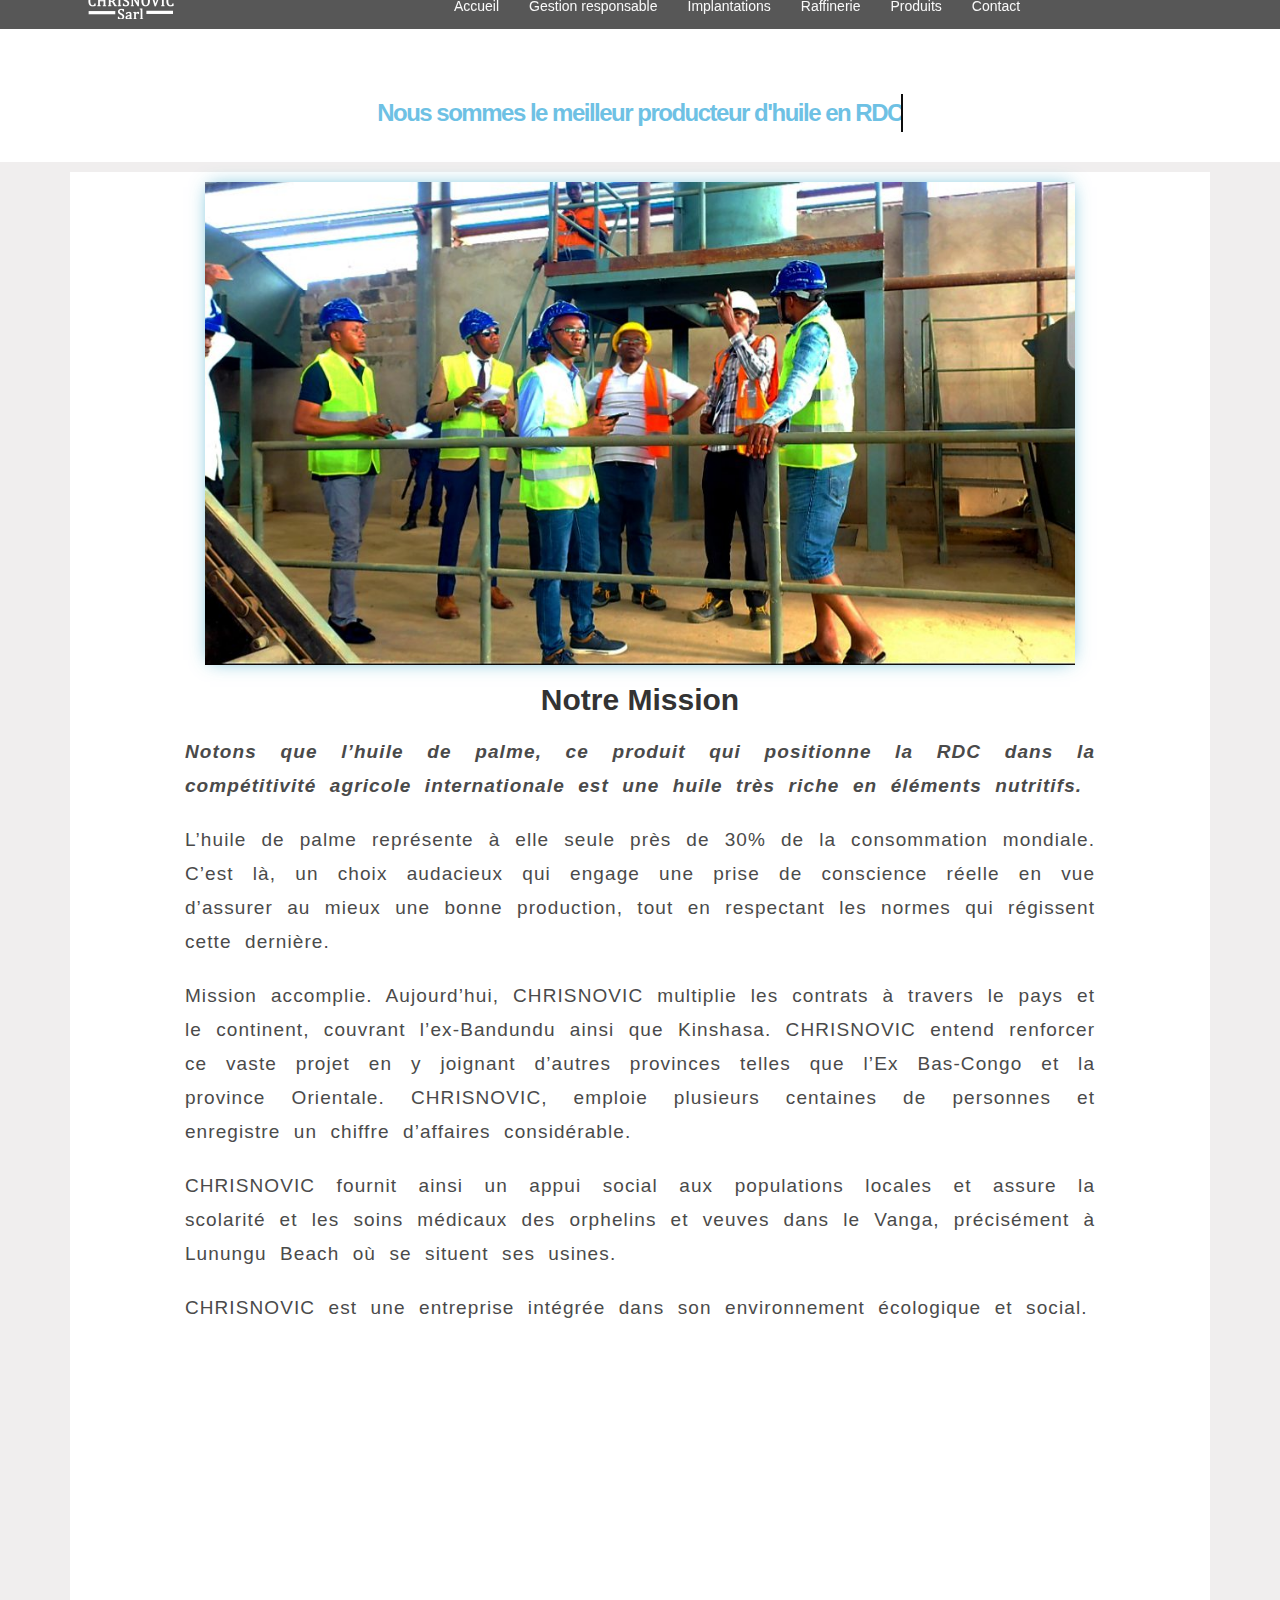
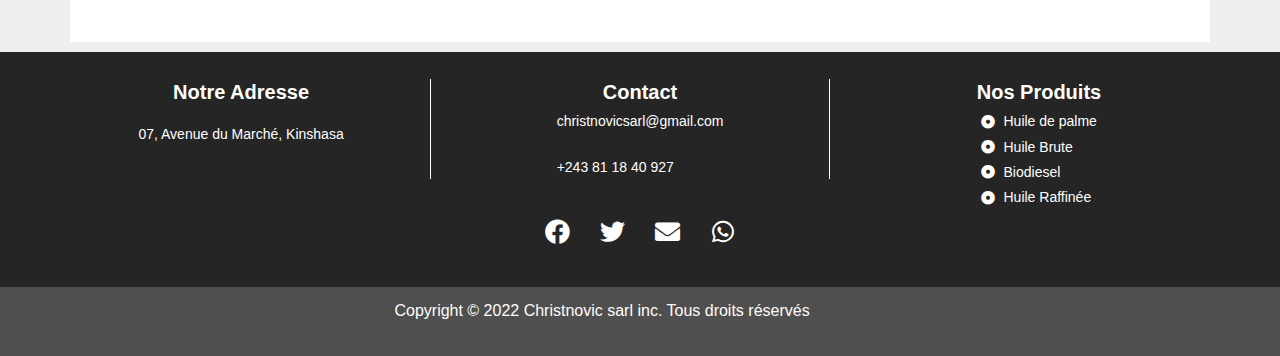
<file: mission/index.html>
<!DOCTYPE html>
<html class="html" lang="fr-FR">
<head>
	<meta charset="UTF-8">
	<link rel="profile" href="https://gmpg.org/xfn/11">

	<title>Mission &#8211; Christnovic sarl</title>
<meta name="robots" content="max-image-preview:large">
<meta name="viewport" content="width=device-width, initial-scale=1">
<link rel="dns-prefetch" href="//s.w.org">
<link rel="alternate" type="application/rss+xml" title="Christnovic sarl &raquo; Flux" href="https://andykalo.github.io/chrisnovic-sarl/feed/">
<link rel="alternate" type="application/rss+xml" title="Christnovic sarl &raquo; Flux des commentaires" href="https://andykalo.github.io/chrisnovic-sarl/comments/feed/">
<script>
window._wpemojiSettings = {"baseUrl":"https:\/\/s.w.org\/images\/core\/emoji\/14.0.0\/72x72\/","ext":".png","svgUrl":"https:\/\/s.w.org\/images\/core\/emoji\/14.0.0\/svg\/","svgExt":".svg","source":{"concatemoji":"https:\/\/andykalo.github.io\/chrisnovic-sarl\/wp-includes\/js\/wp-emoji-release.min.js?ver=6.0.2"}};
/*! This file is auto-generated */
!function(e,a,t){var n,r,o,i=a.createElement("canvas"),p=i.getContext&&i.getContext("2d");function s(e,t){var a=String.fromCharCode,e=(p.clearRect(0,0,i.width,i.height),p.fillText(a.apply(this,e),0,0),i.toDataURL());return p.clearRect(0,0,i.width,i.height),p.fillText(a.apply(this,t),0,0),e===i.toDataURL()}function c(e){var t=a.createElement("script");t.src=e,t.defer=t.type="text/javascript",a.getElementsByTagName("head")[0].appendChild(t)}for(o=Array("flag","emoji"),t.supports={everything:!0,everythingExceptFlag:!0},r=0;r<o.length;r++)t.supports[o[r]]=function(e){if(!p||!p.fillText)return!1;switch(p.textBaseline="top",p.font="600 32px Arial",e){case"flag":return s([127987,65039,8205,9895,65039],[127987,65039,8203,9895,65039])?!1:!s([55356,56826,55356,56819],[55356,56826,8203,55356,56819])&&!s([55356,57332,56128,56423,56128,56418,56128,56421,56128,56430,56128,56423,56128,56447],[55356,57332,8203,56128,56423,8203,56128,56418,8203,56128,56421,8203,56128,56430,8203,56128,56423,8203,56128,56447]);case"emoji":return!s([129777,127995,8205,129778,127999],[129777,127995,8203,129778,127999])}return!1}(o[r]),t.supports.everything=t.supports.everything&&t.supports[o[r]],"flag"!==o[r]&&(t.supports.everythingExceptFlag=t.supports.everythingExceptFlag&&t.supports[o[r]]);t.supports.everythingExceptFlag=t.supports.everythingExceptFlag&&!t.supports.flag,t.DOMReady=!1,t.readyCallback=function(){t.DOMReady=!0},t.supports.everything||(n=function(){t.readyCallback()},a.addEventListener?(a.addEventListener("DOMContentLoaded",n,!1),e.addEventListener("load",n,!1)):(e.attachEvent("onload",n),a.attachEvent("onreadystatechange",function(){"complete"===a.readyState&&t.readyCallback()})),(e=t.source||{}).concatemoji?c(e.concatemoji):e.wpemoji&&e.twemoji&&(c(e.twemoji),c(e.wpemoji)))}(window,document,window._wpemojiSettings);
</script>
<style>img.wp-smiley,
img.emoji {
	display: inline !important;
	border: none !important;
	box-shadow: none !important;
	height: 1em !important;
	width: 1em !important;
	margin: 0 0.07em !important;
	vertical-align: -0.1em !important;
	background: none !important;
	padding: 0 !important;
}</style>
	<link rel="stylesheet" id="wp-block-library-css" href="https://andykalo.github.io/chrisnovic-sarl/wp-includes/css/dist/block-library/style.min.css?ver=6.0.2" media="all">
<style id="wp-block-library-theme-inline-css">.wp-block-audio figcaption{color:#555;font-size:13px;text-align:center}.is-dark-theme .wp-block-audio figcaption{color:hsla(0,0%,100%,.65)}.wp-block-code{border:1px solid #ccc;border-radius:4px;font-family:Menlo,Consolas,monaco,monospace;padding:.8em 1em}.wp-block-embed figcaption{color:#555;font-size:13px;text-align:center}.is-dark-theme .wp-block-embed figcaption{color:hsla(0,0%,100%,.65)}.blocks-gallery-caption{color:#555;font-size:13px;text-align:center}.is-dark-theme .blocks-gallery-caption{color:hsla(0,0%,100%,.65)}.wp-block-image figcaption{color:#555;font-size:13px;text-align:center}.is-dark-theme .wp-block-image figcaption{color:hsla(0,0%,100%,.65)}.wp-block-pullquote{border-top:4px solid;border-bottom:4px solid;margin-bottom:1.75em;color:currentColor}.wp-block-pullquote__citation,.wp-block-pullquote cite,.wp-block-pullquote footer{color:currentColor;text-transform:uppercase;font-size:.8125em;font-style:normal}.wp-block-quote{border-left:.25em solid;margin:0 0 1.75em;padding-left:1em}.wp-block-quote cite,.wp-block-quote footer{color:currentColor;font-size:.8125em;position:relative;font-style:normal}.wp-block-quote.has-text-align-right{border-left:none;border-right:.25em solid;padding-left:0;padding-right:1em}.wp-block-quote.has-text-align-center{border:none;padding-left:0}.wp-block-quote.is-large,.wp-block-quote.is-style-large,.wp-block-quote.is-style-plain{border:none}.wp-block-search .wp-block-search__label{font-weight:700}:where(.wp-block-group.has-background){padding:1.25em 2.375em}.wp-block-separator.has-css-opacity{opacity:.4}.wp-block-separator{border:none;border-bottom:2px solid;margin-left:auto;margin-right:auto}.wp-block-separator.has-alpha-channel-opacity{opacity:1}.wp-block-separator:not(.is-style-wide):not(.is-style-dots){width:100px}.wp-block-separator.has-background:not(.is-style-dots){border-bottom:none;height:1px}.wp-block-separator.has-background:not(.is-style-wide):not(.is-style-dots){height:2px}.wp-block-table thead{border-bottom:3px solid}.wp-block-table tfoot{border-top:3px solid}.wp-block-table td,.wp-block-table th{padding:.5em;border:1px solid;word-break:normal}.wp-block-table figcaption{color:#555;font-size:13px;text-align:center}.is-dark-theme .wp-block-table figcaption{color:hsla(0,0%,100%,.65)}.wp-block-video figcaption{color:#555;font-size:13px;text-align:center}.is-dark-theme .wp-block-video figcaption{color:hsla(0,0%,100%,.65)}.wp-block-template-part.has-background{padding:1.25em 2.375em;margin-top:0;margin-bottom:0}</style>
<style id="global-styles-inline-css">body{--wp--preset--color--black: #000000;--wp--preset--color--cyan-bluish-gray: #abb8c3;--wp--preset--color--white: #ffffff;--wp--preset--color--pale-pink: #f78da7;--wp--preset--color--vivid-red: #cf2e2e;--wp--preset--color--luminous-vivid-orange: #ff6900;--wp--preset--color--luminous-vivid-amber: #fcb900;--wp--preset--color--light-green-cyan: #7bdcb5;--wp--preset--color--vivid-green-cyan: #00d084;--wp--preset--color--pale-cyan-blue: #8ed1fc;--wp--preset--color--vivid-cyan-blue: #0693e3;--wp--preset--color--vivid-purple: #9b51e0;--wp--preset--gradient--vivid-cyan-blue-to-vivid-purple: linear-gradient(135deg,rgba(6,147,227,1) 0%,rgb(155,81,224) 100%);--wp--preset--gradient--light-green-cyan-to-vivid-green-cyan: linear-gradient(135deg,rgb(122,220,180) 0%,rgb(0,208,130) 100%);--wp--preset--gradient--luminous-vivid-amber-to-luminous-vivid-orange: linear-gradient(135deg,rgba(252,185,0,1) 0%,rgba(255,105,0,1) 100%);--wp--preset--gradient--luminous-vivid-orange-to-vivid-red: linear-gradient(135deg,rgba(255,105,0,1) 0%,rgb(207,46,46) 100%);--wp--preset--gradient--very-light-gray-to-cyan-bluish-gray: linear-gradient(135deg,rgb(238,238,238) 0%,rgb(169,184,195) 100%);--wp--preset--gradient--cool-to-warm-spectrum: linear-gradient(135deg,rgb(74,234,220) 0%,rgb(151,120,209) 20%,rgb(207,42,186) 40%,rgb(238,44,130) 60%,rgb(251,105,98) 80%,rgb(254,248,76) 100%);--wp--preset--gradient--blush-light-purple: linear-gradient(135deg,rgb(255,206,236) 0%,rgb(152,150,240) 100%);--wp--preset--gradient--blush-bordeaux: linear-gradient(135deg,rgb(254,205,165) 0%,rgb(254,45,45) 50%,rgb(107,0,62) 100%);--wp--preset--gradient--luminous-dusk: linear-gradient(135deg,rgb(255,203,112) 0%,rgb(199,81,192) 50%,rgb(65,88,208) 100%);--wp--preset--gradient--pale-ocean: linear-gradient(135deg,rgb(255,245,203) 0%,rgb(182,227,212) 50%,rgb(51,167,181) 100%);--wp--preset--gradient--electric-grass: linear-gradient(135deg,rgb(202,248,128) 0%,rgb(113,206,126) 100%);--wp--preset--gradient--midnight: linear-gradient(135deg,rgb(2,3,129) 0%,rgb(40,116,252) 100%);--wp--preset--duotone--dark-grayscale: url('#wp-duotone-dark-grayscale');--wp--preset--duotone--grayscale: url('#wp-duotone-grayscale');--wp--preset--duotone--purple-yellow: url('#wp-duotone-purple-yellow');--wp--preset--duotone--blue-red: url('#wp-duotone-blue-red');--wp--preset--duotone--midnight: url('#wp-duotone-midnight');--wp--preset--duotone--magenta-yellow: url('#wp-duotone-magenta-yellow');--wp--preset--duotone--purple-green: url('#wp-duotone-purple-green');--wp--preset--duotone--blue-orange: url('#wp-duotone-blue-orange');--wp--preset--font-size--small: 13px;--wp--preset--font-size--medium: 20px;--wp--preset--font-size--large: 36px;--wp--preset--font-size--x-large: 42px;}.has-black-color{color: var(--wp--preset--color--black) !important;}.has-cyan-bluish-gray-color{color: var(--wp--preset--color--cyan-bluish-gray) !important;}.has-white-color{color: var(--wp--preset--color--white) !important;}.has-pale-pink-color{color: var(--wp--preset--color--pale-pink) !important;}.has-vivid-red-color{color: var(--wp--preset--color--vivid-red) !important;}.has-luminous-vivid-orange-color{color: var(--wp--preset--color--luminous-vivid-orange) !important;}.has-luminous-vivid-amber-color{color: var(--wp--preset--color--luminous-vivid-amber) !important;}.has-light-green-cyan-color{color: var(--wp--preset--color--light-green-cyan) !important;}.has-vivid-green-cyan-color{color: var(--wp--preset--color--vivid-green-cyan) !important;}.has-pale-cyan-blue-color{color: var(--wp--preset--color--pale-cyan-blue) !important;}.has-vivid-cyan-blue-color{color: var(--wp--preset--color--vivid-cyan-blue) !important;}.has-vivid-purple-color{color: var(--wp--preset--color--vivid-purple) !important;}.has-black-background-color{background-color: var(--wp--preset--color--black) !important;}.has-cyan-bluish-gray-background-color{background-color: var(--wp--preset--color--cyan-bluish-gray) !important;}.has-white-background-color{background-color: var(--wp--preset--color--white) !important;}.has-pale-pink-background-color{background-color: var(--wp--preset--color--pale-pink) !important;}.has-vivid-red-background-color{background-color: var(--wp--preset--color--vivid-red) !important;}.has-luminous-vivid-orange-background-color{background-color: var(--wp--preset--color--luminous-vivid-orange) !important;}.has-luminous-vivid-amber-background-color{background-color: var(--wp--preset--color--luminous-vivid-amber) !important;}.has-light-green-cyan-background-color{background-color: var(--wp--preset--color--light-green-cyan) !important;}.has-vivid-green-cyan-background-color{background-color: var(--wp--preset--color--vivid-green-cyan) !important;}.has-pale-cyan-blue-background-color{background-color: var(--wp--preset--color--pale-cyan-blue) !important;}.has-vivid-cyan-blue-background-color{background-color: var(--wp--preset--color--vivid-cyan-blue) !important;}.has-vivid-purple-background-color{background-color: var(--wp--preset--color--vivid-purple) !important;}.has-black-border-color{border-color: var(--wp--preset--color--black) !important;}.has-cyan-bluish-gray-border-color{border-color: var(--wp--preset--color--cyan-bluish-gray) !important;}.has-white-border-color{border-color: var(--wp--preset--color--white) !important;}.has-pale-pink-border-color{border-color: var(--wp--preset--color--pale-pink) !important;}.has-vivid-red-border-color{border-color: var(--wp--preset--color--vivid-red) !important;}.has-luminous-vivid-orange-border-color{border-color: var(--wp--preset--color--luminous-vivid-orange) !important;}.has-luminous-vivid-amber-border-color{border-color: var(--wp--preset--color--luminous-vivid-amber) !important;}.has-light-green-cyan-border-color{border-color: var(--wp--preset--color--light-green-cyan) !important;}.has-vivid-green-cyan-border-color{border-color: var(--wp--preset--color--vivid-green-cyan) !important;}.has-pale-cyan-blue-border-color{border-color: var(--wp--preset--color--pale-cyan-blue) !important;}.has-vivid-cyan-blue-border-color{border-color: var(--wp--preset--color--vivid-cyan-blue) !important;}.has-vivid-purple-border-color{border-color: var(--wp--preset--color--vivid-purple) !important;}.has-vivid-cyan-blue-to-vivid-purple-gradient-background{background: var(--wp--preset--gradient--vivid-cyan-blue-to-vivid-purple) !important;}.has-light-green-cyan-to-vivid-green-cyan-gradient-background{background: var(--wp--preset--gradient--light-green-cyan-to-vivid-green-cyan) !important;}.has-luminous-vivid-amber-to-luminous-vivid-orange-gradient-background{background: var(--wp--preset--gradient--luminous-vivid-amber-to-luminous-vivid-orange) !important;}.has-luminous-vivid-orange-to-vivid-red-gradient-background{background: var(--wp--preset--gradient--luminous-vivid-orange-to-vivid-red) !important;}.has-very-light-gray-to-cyan-bluish-gray-gradient-background{background: var(--wp--preset--gradient--very-light-gray-to-cyan-bluish-gray) !important;}.has-cool-to-warm-spectrum-gradient-background{background: var(--wp--preset--gradient--cool-to-warm-spectrum) !important;}.has-blush-light-purple-gradient-background{background: var(--wp--preset--gradient--blush-light-purple) !important;}.has-blush-bordeaux-gradient-background{background: var(--wp--preset--gradient--blush-bordeaux) !important;}.has-luminous-dusk-gradient-background{background: var(--wp--preset--gradient--luminous-dusk) !important;}.has-pale-ocean-gradient-background{background: var(--wp--preset--gradient--pale-ocean) !important;}.has-electric-grass-gradient-background{background: var(--wp--preset--gradient--electric-grass) !important;}.has-midnight-gradient-background{background: var(--wp--preset--gradient--midnight) !important;}.has-small-font-size{font-size: var(--wp--preset--font-size--small) !important;}.has-medium-font-size{font-size: var(--wp--preset--font-size--medium) !important;}.has-large-font-size{font-size: var(--wp--preset--font-size--large) !important;}.has-x-large-font-size{font-size: var(--wp--preset--font-size--x-large) !important;}</style>
<link rel="stylesheet" id="hfe-style-css" href="https://andykalo.github.io/chrisnovic-sarl/wp-content/plugins/header-footer-elementor/assets/css/header-footer-elementor.css?ver=1.6.13" media="all">
<link rel="stylesheet" id="elementor-icons-css" href="https://andykalo.github.io/chrisnovic-sarl/wp-content/plugins/elementor/assets/lib/eicons/css/elementor-icons.min.css?ver=5.16.0" media="all">
<link rel="stylesheet" id="elementor-frontend-css" href="https://andykalo.github.io/chrisnovic-sarl/wp-content/plugins/elementor/assets/css/frontend-lite.min.css?ver=3.7.7" media="all">
<link rel="stylesheet" id="elementor-post-94-css" href="https://andykalo.github.io/chrisnovic-sarl/wp-content/uploads/elementor/css/post-94.css?ver=1664886443" media="all">
<link rel="stylesheet" id="elementor-pro-css" href="https://andykalo.github.io/chrisnovic-sarl/wp-content/plugins/elementor-pro/assets/css/frontend-lite.min.css?ver=3.7.7" media="all">
<link rel="stylesheet" id="elementor-post-914-css" href="https://andykalo.github.io/chrisnovic-sarl/wp-content/uploads/elementor/css/post-914.css?ver=1665290390" media="all">
<link rel="stylesheet" id="hfe-widgets-style-css" href="https://andykalo.github.io/chrisnovic-sarl/wp-content/plugins/header-footer-elementor/inc/widgets-css/frontend.css?ver=1.6.13" media="all">
<link rel="stylesheet" id="elementor-post-459-css" href="https://andykalo.github.io/chrisnovic-sarl/wp-content/uploads/elementor/css/post-459.css?ver=1665388297" media="all">
<link rel="stylesheet" id="font-awesome-css" href="https://andykalo.github.io/chrisnovic-sarl/wp-content/themes/oceanwp/assets/fonts/fontawesome/css/all.min.css?ver=5.15.1" media="all">
<link rel="stylesheet" id="simple-line-icons-css" href="https://andykalo.github.io/chrisnovic-sarl/wp-content/themes/oceanwp/assets/css/third/simple-line-icons.min.css?ver=2.4.0" media="all">
<link rel="stylesheet" id="oceanwp-style-css" href="https://andykalo.github.io/chrisnovic-sarl/wp-content/themes/oceanwp/assets/css/style.min.css?ver=3.3.5" media="all">
<link rel="stylesheet" id="eael-general-css" href="https://andykalo.github.io/chrisnovic-sarl/wp-content/plugins/essential-addons-for-elementor-lite/assets/front-end/css/view/general.min.css?ver=5.3.2" media="all">
<link rel="stylesheet" id="google-fonts-1-css" href="https://fonts.googleapis.com/css?family=Roboto%3A100%2C100italic%2C200%2C200italic%2C300%2C300italic%2C400%2C400italic%2C500%2C500italic%2C600%2C600italic%2C700%2C700italic%2C800%2C800italic%2C900%2C900italic%7CRoboto+Slab%3A100%2C100italic%2C200%2C200italic%2C300%2C300italic%2C400%2C400italic%2C500%2C500italic%2C600%2C600italic%2C700%2C700italic%2C800%2C800italic%2C900%2C900italic&#038;display=auto&#038;ver=6.0.2" media="all">
<link rel="stylesheet" id="elementor-icons-shared-0-css" href="https://andykalo.github.io/chrisnovic-sarl/wp-content/plugins/elementor/assets/lib/font-awesome/css/fontawesome.min.css?ver=5.15.3" media="all">
<link rel="stylesheet" id="elementor-icons-fa-solid-css" href="https://andykalo.github.io/chrisnovic-sarl/wp-content/plugins/elementor/assets/lib/font-awesome/css/solid.min.css?ver=5.15.3" media="all">
<link rel="stylesheet" id="elementor-icons-fa-brands-css" href="https://andykalo.github.io/chrisnovic-sarl/wp-content/plugins/elementor/assets/lib/font-awesome/css/brands.min.css?ver=5.15.3" media="all">
<script src="https://andykalo.github.io/chrisnovic-sarl/wp-includes/js/jquery/jquery.min.js?ver=3.6.0" id="jquery-core-js"></script>
<script src="https://andykalo.github.io/chrisnovic-sarl/wp-includes/js/jquery/jquery-migrate.min.js?ver=3.3.2" id="jquery-migrate-js"></script>
<link rel="https://api.w.org/" href="https://andykalo.github.io/chrisnovic-sarl/wp-json/">
<link rel="alternate" type="application/json" href="https://andykalo.github.io/chrisnovic-sarl/wp-json/wp/v2/pages/914">
<link rel="EditURI" type="application/rsd+xml" title="RSD" href="https://andykalo.github.io/chrisnovic-sarl/xmlrpc.php?rsd">
<link rel="wlwmanifest" type="application/wlwmanifest+xml" href="https://andykalo.github.io/chrisnovic-sarl/wp-includes/wlwmanifest.xml"> 
<meta name="generator" content="WordPress 6.0.2">
<link rel="canonical" href="https://andykalo.github.io/chrisnovic-sarl/mission/">
<link rel="shortlink" href="https://andykalo.github.io/chrisnovic-sarl/?p=914">
<link rel="alternate" type="application/json+oembed" href="https://andykalo.github.io/chrisnovic-sarl/wp-json/oembed/1.0/embed?url=https%3A%2F%2Fandykalo.github.io%2Fchrisnovic-sarl%2Fmission%2F">
<link rel="alternate" type="text/xml+oembed" href="https://andykalo.github.io/chrisnovic-sarl/wp-json/oembed/1.0/embed?url=https%3A%2F%2Fandykalo.github.io%2Fchrisnovic-sarl%2Fmission%2F&#038;format=xml">
<!-- OceanWP CSS -->
<style type="text/css">/* Header CSS */#site-header.has-header-media .overlay-header-media{background-color:rgba(0,0,0,0.5)}</style>
</head>

<body class="page-template page-template-elementor_header_footer page page-id-914 wp-custom-logo wp-embed-responsive ehf-footer ehf-template-oceanwp ehf-stylesheet-oceanwp oceanwp-theme dropdown-mobile no-header-border default-breakpoint has-sidebar content-right-sidebar page-header-disabled elementor-default elementor-template-full-width elementor-kit-94 elementor-page elementor-page-914" itemscope="itemscope" itemtype="https://schema.org/WebPage">

	<svg xmlns="http://www.w3.org/2000/svg" viewbox="0 0 0 0" width="0" height="0" focusable="false" role="none" style="visibility: hidden; position: absolute; left: -9999px; overflow: hidden;"><defs><filter id="wp-duotone-dark-grayscale"><fecolormatrix color-interpolation-filters="sRGB" type="matrix" values=" .299 .587 .114 0 0 .299 .587 .114 0 0 .299 .587 .114 0 0 .299 .587 .114 0 0 "></fecolormatrix><fecomponenttransfer color-interpolation-filters="sRGB"><fefuncr type="table" tablevalues="0 0.49803921568627"></fefuncr><fefuncg type="table" tablevalues="0 0.49803921568627"></fefuncg><fefuncb type="table" tablevalues="0 0.49803921568627"></fefuncb><fefunca type="table" tablevalues="1 1"></fefunca></fecomponenttransfer><fecomposite in2="SourceGraphic" operator="in"></fecomposite></filter></defs></svg><svg xmlns="http://www.w3.org/2000/svg" viewbox="0 0 0 0" width="0" height="0" focusable="false" role="none" style="visibility: hidden; position: absolute; left: -9999px; overflow: hidden;"><defs><filter id="wp-duotone-grayscale"><fecolormatrix color-interpolation-filters="sRGB" type="matrix" values=" .299 .587 .114 0 0 .299 .587 .114 0 0 .299 .587 .114 0 0 .299 .587 .114 0 0 "></fecolormatrix><fecomponenttransfer color-interpolation-filters="sRGB"><fefuncr type="table" tablevalues="0 1"></fefuncr><fefuncg type="table" tablevalues="0 1"></fefuncg><fefuncb type="table" tablevalues="0 1"></fefuncb><fefunca type="table" tablevalues="1 1"></fefunca></fecomponenttransfer><fecomposite in2="SourceGraphic" operator="in"></fecomposite></filter></defs></svg><svg xmlns="http://www.w3.org/2000/svg" viewbox="0 0 0 0" width="0" height="0" focusable="false" role="none" style="visibility: hidden; position: absolute; left: -9999px; overflow: hidden;"><defs><filter id="wp-duotone-purple-yellow"><fecolormatrix color-interpolation-filters="sRGB" type="matrix" values=" .299 .587 .114 0 0 .299 .587 .114 0 0 .299 .587 .114 0 0 .299 .587 .114 0 0 "></fecolormatrix><fecomponenttransfer color-interpolation-filters="sRGB"><fefuncr type="table" tablevalues="0.54901960784314 0.98823529411765"></fefuncr><fefuncg type="table" tablevalues="0 1"></fefuncg><fefuncb type="table" tablevalues="0.71764705882353 0.25490196078431"></fefuncb><fefunca type="table" tablevalues="1 1"></fefunca></fecomponenttransfer><fecomposite in2="SourceGraphic" operator="in"></fecomposite></filter></defs></svg><svg xmlns="http://www.w3.org/2000/svg" viewbox="0 0 0 0" width="0" height="0" focusable="false" role="none" style="visibility: hidden; position: absolute; left: -9999px; overflow: hidden;"><defs><filter id="wp-duotone-blue-red"><fecolormatrix color-interpolation-filters="sRGB" type="matrix" values=" .299 .587 .114 0 0 .299 .587 .114 0 0 .299 .587 .114 0 0 .299 .587 .114 0 0 "></fecolormatrix><fecomponenttransfer color-interpolation-filters="sRGB"><fefuncr type="table" tablevalues="0 1"></fefuncr><fefuncg type="table" tablevalues="0 0.27843137254902"></fefuncg><fefuncb type="table" tablevalues="0.5921568627451 0.27843137254902"></fefuncb><fefunca type="table" tablevalues="1 1"></fefunca></fecomponenttransfer><fecomposite in2="SourceGraphic" operator="in"></fecomposite></filter></defs></svg><svg xmlns="http://www.w3.org/2000/svg" viewbox="0 0 0 0" width="0" height="0" focusable="false" role="none" style="visibility: hidden; position: absolute; left: -9999px; overflow: hidden;"><defs><filter id="wp-duotone-midnight"><fecolormatrix color-interpolation-filters="sRGB" type="matrix" values=" .299 .587 .114 0 0 .299 .587 .114 0 0 .299 .587 .114 0 0 .299 .587 .114 0 0 "></fecolormatrix><fecomponenttransfer color-interpolation-filters="sRGB"><fefuncr type="table" tablevalues="0 0"></fefuncr><fefuncg type="table" tablevalues="0 0.64705882352941"></fefuncg><fefuncb type="table" tablevalues="0 1"></fefuncb><fefunca type="table" tablevalues="1 1"></fefunca></fecomponenttransfer><fecomposite in2="SourceGraphic" operator="in"></fecomposite></filter></defs></svg><svg xmlns="http://www.w3.org/2000/svg" viewbox="0 0 0 0" width="0" height="0" focusable="false" role="none" style="visibility: hidden; position: absolute; left: -9999px; overflow: hidden;"><defs><filter id="wp-duotone-magenta-yellow"><fecolormatrix color-interpolation-filters="sRGB" type="matrix" values=" .299 .587 .114 0 0 .299 .587 .114 0 0 .299 .587 .114 0 0 .299 .587 .114 0 0 "></fecolormatrix><fecomponenttransfer color-interpolation-filters="sRGB"><fefuncr type="table" tablevalues="0.78039215686275 1"></fefuncr><fefuncg type="table" tablevalues="0 0.94901960784314"></fefuncg><fefuncb type="table" tablevalues="0.35294117647059 0.47058823529412"></fefuncb><fefunca type="table" tablevalues="1 1"></fefunca></fecomponenttransfer><fecomposite in2="SourceGraphic" operator="in"></fecomposite></filter></defs></svg><svg xmlns="http://www.w3.org/2000/svg" viewbox="0 0 0 0" width="0" height="0" focusable="false" role="none" style="visibility: hidden; position: absolute; left: -9999px; overflow: hidden;"><defs><filter id="wp-duotone-purple-green"><fecolormatrix color-interpolation-filters="sRGB" type="matrix" values=" .299 .587 .114 0 0 .299 .587 .114 0 0 .299 .587 .114 0 0 .299 .587 .114 0 0 "></fecolormatrix><fecomponenttransfer color-interpolation-filters="sRGB"><fefuncr type="table" tablevalues="0.65098039215686 0.40392156862745"></fefuncr><fefuncg type="table" tablevalues="0 1"></fefuncg><fefuncb type="table" tablevalues="0.44705882352941 0.4"></fefuncb><fefunca type="table" tablevalues="1 1"></fefunca></fecomponenttransfer><fecomposite in2="SourceGraphic" operator="in"></fecomposite></filter></defs></svg><svg xmlns="http://www.w3.org/2000/svg" viewbox="0 0 0 0" width="0" height="0" focusable="false" role="none" style="visibility: hidden; position: absolute; left: -9999px; overflow: hidden;"><defs><filter id="wp-duotone-blue-orange"><fecolormatrix color-interpolation-filters="sRGB" type="matrix" values=" .299 .587 .114 0 0 .299 .587 .114 0 0 .299 .587 .114 0 0 .299 .587 .114 0 0 "></fecolormatrix><fecomponenttransfer color-interpolation-filters="sRGB"><fefuncr type="table" tablevalues="0.098039215686275 1"></fefuncr><fefuncg type="table" tablevalues="0 0.66274509803922"></fefuncg><fefuncb type="table" tablevalues="0.84705882352941 0.41960784313725"></fefuncb><fefunca type="table" tablevalues="1 1"></fefunca></fecomponenttransfer><fecomposite in2="SourceGraphic" operator="in"></fecomposite></filter></defs></svg>
	
	<div id="outer-wrap" class="site clr">

		<a class="skip-link screen-reader-text" href="#main">Skip to content</a>

		
		<div id="wrap" class="clr">

			
			
<header id="site-header" class="custom-header clr" data-height="74" itemscope="itemscope" itemtype="https://schema.org/WPHeader" role="banner">

	
		

<div id="site-header-inner" class="clr">

	
</div>


<div id="mobile-dropdown" class="clr">

	<nav class="clr" itemscope="itemscope" itemtype="https://schema.org/SiteNavigationElement">

		
<div id="mobile-menu-search" class="clr">
	<form aria-label="Rechercher sur ce site" method="get" action="http://localhost/Chrisnovic/Site/" class="mobile-searchform">
		<input aria-label="Insert search query" value="" class="field" id="ocean-mobile-search-1" type="search" name="s" autocomplete="off" placeholder="Rechercher">
		<button aria-label="Envoyer la recherche" type="submit" class="searchform-submit">
			<i class=" icon-magnifier" aria-hidden="true" role="img"></i>		</button>
					</form>
</div>
<!-- .mobile-menu-search -->

	</nav>

</div>


		
		
</header><!-- #site-header -->


			
			<main id="main" class="site-main clr" role="main">

						<div data-elementor-type="wp-page" data-elementor-id="914" class="elementor elementor-914">
							<div class="elementor-element elementor-element-81ba4ad e-container--column e-container" data-id="81ba4ad" data-element_type="container">				<div class="elementor-element elementor-element-7fc4aa3 elementor-widget elementor-widget-spacer" data-id="7fc4aa3" data-element_type="widget" data-widget_type="spacer.default">
				<div class="elementor-widget-container">
			<style>/*! elementor - v3.7.7 - 20-09-2022 */
.elementor-column .elementor-spacer-inner{height:var(--spacer-size)}.e-container{--container-widget-width:100%}.e-container>.elementor-widget-spacer{width:var(--container-widget-width,var(--spacer-size));-ms-flex-item-align:stretch;align-self:stretch;-ms-flex-negative:0;flex-shrink:0}.e-container>.elementor-widget-spacer>.elementor-widget-container,.e-container>.elementor-widget-spacer>.elementor-widget-container>.elementor-spacer{height:100%}.e-container>.elementor-widget-spacer>.elementor-widget-container>.elementor-spacer>.elementor-spacer-inner{height:var(--container-widget-height,var(--spacer-size))}</style>		<div class="elementor-spacer">
			<div class="elementor-spacer-inner"></div>
		</div>
				</div>
				</div>
				<div class="elementor-element elementor-element-0b2287e elementor-headline--style-rotate elementor-widget elementor-widget-animated-headline" data-id="0b2287e" data-element_type="widget" data-settings="{&quot;headline_style&quot;:&quot;rotate&quot;,&quot;animation_type&quot;:&quot;clip&quot;,&quot;rotating_text&quot;:&quot;Nous sommes le meilleur producteur d&#039;huile en RDC&quot;,&quot;rotate_iteration_delay&quot;:5000,&quot;loop&quot;:&quot;yes&quot;}" data-widget_type="animated-headline.default">
				<div class="elementor-widget-container">
			<link rel="stylesheet" href="https://andykalo.github.io/chrisnovic-sarl/wp-content/plugins/elementor-pro/assets/css/widget-animated-headline.min.css">		<h3 class="elementor-headline elementor-headline-animation-type-clip">
				<span class="elementor-headline-dynamic-wrapper elementor-headline-text-wrapper">
					<span class="elementor-headline-dynamic-text elementor-headline-text-active">
				Nous&nbsp;sommes&nbsp;le&nbsp;meilleur&nbsp;producteur&nbsp;d'huile&nbsp;en&nbsp;RDC			</span>
						</span>
				</h3>
				</div>
				</div>
		</div>
<div class="elementor-element elementor-element-666b94bd e-container--row e-container" data-id="666b94bd" data-element_type="container" data-settings="{&quot;background_background&quot;:&quot;classic&quot;,&quot;sticky&quot;:&quot;top&quot;,&quot;sticky_offset_mobile&quot;:0,&quot;sticky_effects_offset_mobile&quot;:0,&quot;sticky_on&quot;:[&quot;desktop&quot;,&quot;tablet&quot;],&quot;position&quot;:&quot;fixed&quot;,&quot;sticky_offset&quot;:0,&quot;sticky_effects_offset&quot;:0}">		<div class="elementor-element elementor-element-66ef9dc4 e-container--column e-container" data-id="66ef9dc4" data-element_type="container">				<div class="elementor-element elementor-element-5c1990f8 elementor-widget elementor-widget-site-logo" data-id="5c1990f8" data-element_type="widget" data-settings="{&quot;align_mobile&quot;:&quot;center&quot;,&quot;width_mobile&quot;:{&quot;unit&quot;:&quot;%&quot;,&quot;size&quot;:100,&quot;sizes&quot;:[]},&quot;align&quot;:&quot;center&quot;,&quot;width&quot;:{&quot;unit&quot;:&quot;%&quot;,&quot;size&quot;:&quot;&quot;,&quot;sizes&quot;:[]},&quot;width_tablet&quot;:{&quot;unit&quot;:&quot;%&quot;,&quot;size&quot;:&quot;&quot;,&quot;sizes&quot;:[]},&quot;space&quot;:{&quot;unit&quot;:&quot;%&quot;,&quot;size&quot;:&quot;&quot;,&quot;sizes&quot;:[]},&quot;space_tablet&quot;:{&quot;unit&quot;:&quot;%&quot;,&quot;size&quot;:&quot;&quot;,&quot;sizes&quot;:[]},&quot;space_mobile&quot;:{&quot;unit&quot;:&quot;%&quot;,&quot;size&quot;:&quot;&quot;,&quot;sizes&quot;:[]},&quot;image_border_radius&quot;:{&quot;unit&quot;:&quot;px&quot;,&quot;top&quot;:&quot;&quot;,&quot;right&quot;:&quot;&quot;,&quot;bottom&quot;:&quot;&quot;,&quot;left&quot;:&quot;&quot;,&quot;isLinked&quot;:true},&quot;image_border_radius_tablet&quot;:{&quot;unit&quot;:&quot;px&quot;,&quot;top&quot;:&quot;&quot;,&quot;right&quot;:&quot;&quot;,&quot;bottom&quot;:&quot;&quot;,&quot;left&quot;:&quot;&quot;,&quot;isLinked&quot;:true},&quot;image_border_radius_mobile&quot;:{&quot;unit&quot;:&quot;px&quot;,&quot;top&quot;:&quot;&quot;,&quot;right&quot;:&quot;&quot;,&quot;bottom&quot;:&quot;&quot;,&quot;left&quot;:&quot;&quot;,&quot;isLinked&quot;:true},&quot;caption_padding&quot;:{&quot;unit&quot;:&quot;px&quot;,&quot;top&quot;:&quot;&quot;,&quot;right&quot;:&quot;&quot;,&quot;bottom&quot;:&quot;&quot;,&quot;left&quot;:&quot;&quot;,&quot;isLinked&quot;:true},&quot;caption_padding_tablet&quot;:{&quot;unit&quot;:&quot;px&quot;,&quot;top&quot;:&quot;&quot;,&quot;right&quot;:&quot;&quot;,&quot;bottom&quot;:&quot;&quot;,&quot;left&quot;:&quot;&quot;,&quot;isLinked&quot;:true},&quot;caption_padding_mobile&quot;:{&quot;unit&quot;:&quot;px&quot;,&quot;top&quot;:&quot;&quot;,&quot;right&quot;:&quot;&quot;,&quot;bottom&quot;:&quot;&quot;,&quot;left&quot;:&quot;&quot;,&quot;isLinked&quot;:true},&quot;caption_space&quot;:{&quot;unit&quot;:&quot;px&quot;,&quot;size&quot;:0,&quot;sizes&quot;:[]},&quot;caption_space_tablet&quot;:{&quot;unit&quot;:&quot;px&quot;,&quot;size&quot;:&quot;&quot;,&quot;sizes&quot;:[]},&quot;caption_space_mobile&quot;:{&quot;unit&quot;:&quot;px&quot;,&quot;size&quot;:&quot;&quot;,&quot;sizes&quot;:[]}}" data-widget_type="site-logo.default">
				<div class="elementor-widget-container">
					<div class="hfe-site-logo">
													<a data-elementor-open-lightbox="" class="elementor-clickable" href="https://andykalo.github.io/chrisnovic-sarl">
							<div class="hfe-site-logo-set">           
				<div class="hfe-site-logo-container">
					<img class="hfe-site-logo-img elementor-animation-" src="https://andykalo.github.io/chrisnovic-sarl/wp-content/uploads/elementor/thumbs/logo1-pvwf3kwyxq1qex29h83fq8pf6j7jyle5hq54cttbay.png" alt="logo1">
				</div>
			</div>
							</a>
						</div>  
					</div>
				</div>
		</div>		<div class="elementor-element elementor-element-2d373123 elementor-nav-menu__align-center elementor-widget__width-inherit elementor-widget-tablet__width-inherit elementor-widget-mobile__width-inherit elementor-absolute elementor-nav-menu--dropdown-tablet elementor-nav-menu__text-align-aside elementor-nav-menu--toggle elementor-nav-menu--burger elementor-widget elementor-widget-nav-menu" data-id="2d373123" data-element_type="widget" data-settings="{&quot;toggle_icon_hover_animation&quot;:&quot;grow&quot;,&quot;_animation_tablet&quot;:&quot;none&quot;,&quot;_position&quot;:&quot;absolute&quot;,&quot;layout&quot;:&quot;horizontal&quot;,&quot;submenu_icon&quot;:{&quot;value&quot;:&quot;&lt;i class=\&quot;fas fa-caret-down\&quot;&gt;&lt;\/i&gt;&quot;,&quot;library&quot;:&quot;fa-solid&quot;},&quot;toggle&quot;:&quot;burger&quot;}" data-widget_type="nav-menu.default">
				<div class="elementor-widget-container">
			<link rel="stylesheet" href="https://andykalo.github.io/chrisnovic-sarl/wp-content/plugins/elementor-pro/assets/css/widget-nav-menu.min.css">			<nav migration_allowed="1" migrated="0" role="navigation" class="elementor-nav-menu--main elementor-nav-menu__container elementor-nav-menu--layout-horizontal e--pointer-text e--animation-grow">
				<ul id="menu-1-2d373123" class="elementor-nav-menu">
<li class="menu-item menu-item-type-post_type menu-item-object-page menu-item-home menu-item-857"><a href="https://andykalo.github.io/chrisnovic-sarl/" class="elementor-item">Accueil</a></li>
<li class="menu-item menu-item-type-post_type menu-item-object-page current-menu-ancestor current-menu-parent current_page_parent current_page_ancestor menu-item-has-children menu-item-409">
<a href="https://andykalo.github.io/chrisnovic-sarl/gestion-responsable/" class="elementor-item">Gestion responsable</a>
<ul class="sub-menu elementor-nav-menu--dropdown">
	<li class="menu-item menu-item-type-post_type menu-item-object-page menu-item-907"><a href="https://andykalo.github.io/chrisnovic-sarl/profil/" class="elementor-sub-item">Profil</a></li>
	<li class="menu-item menu-item-type-post_type menu-item-object-page current-menu-item page_item page-item-914 current_page_item menu-item-924"><a href="https://andykalo.github.io/chrisnovic-sarl/mission/" aria-current="page" class="elementor-sub-item elementor-item-active">Mission</a></li>
	<li class="menu-item menu-item-type-post_type menu-item-object-page menu-item-923"><a href="https://andykalo.github.io/chrisnovic-sarl/vision/" class="elementor-sub-item">Vision</a></li>
	<li class="menu-item menu-item-type-post_type menu-item-object-page menu-item-922"><a href="https://andykalo.github.io/chrisnovic-sarl/environnement/" class="elementor-sub-item">Environnement</a></li>
</ul>
</li>
<li class="menu-item menu-item-type-post_type menu-item-object-page menu-item-has-children menu-item-410">
<a href="https://andykalo.github.io/chrisnovic-sarl/implantations/" class="elementor-item">Implantations</a>
<ul class="sub-menu elementor-nav-menu--dropdown">
	<li class="menu-item menu-item-type-custom menu-item-object-custom menu-item-417"><a href="#" class="elementor-sub-item elementor-item-anchor">Géo-localisation</a></li>
	<li class="menu-item menu-item-type-post_type menu-item-object-page menu-item-has-children menu-item-420">
<a href="https://andykalo.github.io/chrisnovic-sarl/exploitation-site/" class="elementor-sub-item">Exploitation Site</a>
	<ul class="sub-menu elementor-nav-menu--dropdown">
		<li class="menu-item menu-item-type-custom menu-item-object-custom menu-item-421"><a href="#" class="elementor-sub-item elementor-item-anchor">Plantation Luthe</a></li>
		<li class="menu-item menu-item-type-custom menu-item-object-custom menu-item-422"><a href="#" class="elementor-sub-item elementor-item-anchor">Plantation Milundu</a></li>
		<li class="menu-item menu-item-type-custom menu-item-object-custom menu-item-423"><a href="#" class="elementor-sub-item elementor-item-anchor">Plantation Pindi</a></li>
		<li class="menu-item menu-item-type-custom menu-item-object-custom menu-item-424"><a href="#" class="elementor-sub-item elementor-item-anchor">Plantation Tango</a></li>
		<li class="menu-item menu-item-type-custom menu-item-object-custom menu-item-425"><a href="#" class="elementor-sub-item elementor-item-anchor">Plantation Lundu</a></li>
		<li class="menu-item menu-item-type-custom menu-item-object-custom menu-item-426"><a href="#" class="elementor-sub-item elementor-item-anchor">Plantation Kumbi</a></li>
	</ul>
</li>
</ul>
</li>
<li class="menu-item menu-item-type-post_type menu-item-object-page menu-item-412"><a href="https://andykalo.github.io/chrisnovic-sarl/raffinerie/" class="elementor-item">Raffinerie</a></li>
<li class="menu-item menu-item-type-post_type menu-item-object-page menu-item-411"><a href="https://andykalo.github.io/chrisnovic-sarl/produits/" class="elementor-item">Produits</a></li>
<li class="menu-item menu-item-type-post_type menu-item-object-page menu-item-429"><a href="https://andykalo.github.io/chrisnovic-sarl/contact/" class="elementor-item">Contact</a></li>
</ul>			</nav>
					<div class="elementor-menu-toggle" role="button" tabindex="0" aria-label="Menu Toggle" aria-expanded="false">
			<i aria-hidden="true" role="presentation" class="elementor-menu-toggle__icon--open elementor-animation-grow eicon-menu-bar"></i><i aria-hidden="true" role="presentation" class="elementor-menu-toggle__icon--close elementor-animation-grow eicon-close"></i>			<span class="elementor-screen-only">Menu</span>
		</div>
			<nav class="elementor-nav-menu--dropdown elementor-nav-menu__container" role="navigation" aria-hidden="true">
				<ul id="menu-2-2d373123" class="elementor-nav-menu">
<li class="menu-item menu-item-type-post_type menu-item-object-page menu-item-home menu-item-857"><a href="https://andykalo.github.io/chrisnovic-sarl/" class="elementor-item" tabindex="-1">Accueil</a></li>
<li class="menu-item menu-item-type-post_type menu-item-object-page current-menu-ancestor current-menu-parent current_page_parent current_page_ancestor menu-item-has-children menu-item-409">
<a href="https://andykalo.github.io/chrisnovic-sarl/gestion-responsable/" class="elementor-item" tabindex="-1">Gestion responsable</a>
<ul class="sub-menu elementor-nav-menu--dropdown">
	<li class="menu-item menu-item-type-post_type menu-item-object-page menu-item-907"><a href="https://andykalo.github.io/chrisnovic-sarl/profil/" class="elementor-sub-item" tabindex="-1">Profil</a></li>
	<li class="menu-item menu-item-type-post_type menu-item-object-page current-menu-item page_item page-item-914 current_page_item menu-item-924"><a href="https://andykalo.github.io/chrisnovic-sarl/mission/" aria-current="page" class="elementor-sub-item elementor-item-active" tabindex="-1">Mission</a></li>
	<li class="menu-item menu-item-type-post_type menu-item-object-page menu-item-923"><a href="https://andykalo.github.io/chrisnovic-sarl/vision/" class="elementor-sub-item" tabindex="-1">Vision</a></li>
	<li class="menu-item menu-item-type-post_type menu-item-object-page menu-item-922"><a href="https://andykalo.github.io/chrisnovic-sarl/environnement/" class="elementor-sub-item" tabindex="-1">Environnement</a></li>
</ul>
</li>
<li class="menu-item menu-item-type-post_type menu-item-object-page menu-item-has-children menu-item-410">
<a href="https://andykalo.github.io/chrisnovic-sarl/implantations/" class="elementor-item" tabindex="-1">Implantations</a>
<ul class="sub-menu elementor-nav-menu--dropdown">
	<li class="menu-item menu-item-type-custom menu-item-object-custom menu-item-417"><a href="#" class="elementor-sub-item elementor-item-anchor" tabindex="-1">Géo-localisation</a></li>
	<li class="menu-item menu-item-type-post_type menu-item-object-page menu-item-has-children menu-item-420">
<a href="https://andykalo.github.io/chrisnovic-sarl/exploitation-site/" class="elementor-sub-item" tabindex="-1">Exploitation Site</a>
	<ul class="sub-menu elementor-nav-menu--dropdown">
		<li class="menu-item menu-item-type-custom menu-item-object-custom menu-item-421"><a href="#" class="elementor-sub-item elementor-item-anchor" tabindex="-1">Plantation Luthe</a></li>
		<li class="menu-item menu-item-type-custom menu-item-object-custom menu-item-422"><a href="#" class="elementor-sub-item elementor-item-anchor" tabindex="-1">Plantation Milundu</a></li>
		<li class="menu-item menu-item-type-custom menu-item-object-custom menu-item-423"><a href="#" class="elementor-sub-item elementor-item-anchor" tabindex="-1">Plantation Pindi</a></li>
		<li class="menu-item menu-item-type-custom menu-item-object-custom menu-item-424"><a href="#" class="elementor-sub-item elementor-item-anchor" tabindex="-1">Plantation Tango</a></li>
		<li class="menu-item menu-item-type-custom menu-item-object-custom menu-item-425"><a href="#" class="elementor-sub-item elementor-item-anchor" tabindex="-1">Plantation Lundu</a></li>
		<li class="menu-item menu-item-type-custom menu-item-object-custom menu-item-426"><a href="#" class="elementor-sub-item elementor-item-anchor" tabindex="-1">Plantation Kumbi</a></li>
	</ul>
</li>
</ul>
</li>
<li class="menu-item menu-item-type-post_type menu-item-object-page menu-item-412"><a href="https://andykalo.github.io/chrisnovic-sarl/raffinerie/" class="elementor-item" tabindex="-1">Raffinerie</a></li>
<li class="menu-item menu-item-type-post_type menu-item-object-page menu-item-411"><a href="https://andykalo.github.io/chrisnovic-sarl/produits/" class="elementor-item" tabindex="-1">Produits</a></li>
<li class="menu-item menu-item-type-post_type menu-item-object-page menu-item-429"><a href="https://andykalo.github.io/chrisnovic-sarl/contact/" class="elementor-item" tabindex="-1">Contact</a></li>
</ul>			</nav>
				</div>
				</div>
		</div>
<div class="elementor-element elementor-element-a02d76a e-container--column e-container" data-id="a02d76a" data-element_type="container" data-settings="{&quot;background_background&quot;:&quot;classic&quot;}">		<div class="elementor-element elementor-element-ad31915 e-container--column e-container" data-id="ad31915" data-element_type="container" data-settings="{&quot;background_background&quot;:&quot;classic&quot;}">				<div class="elementor-element elementor-element-289c85b elementor-invisible elementor-widget elementor-widget-image" data-id="289c85b" data-element_type="widget" data-settings="{&quot;_animation&quot;:&quot;zoomIn&quot;,&quot;_animation_tablet&quot;:&quot;zoomIn&quot;,&quot;_animation_mobile&quot;:&quot;zoomIn&quot;}" data-widget_type="image.default">
				<div class="elementor-widget-container">
			<style>/*! elementor - v3.7.7 - 20-09-2022 */
.elementor-widget-image{text-align:center}.elementor-widget-image a{display:inline-block}.elementor-widget-image a img[src$=".svg"]{width:48px}.elementor-widget-image img{vertical-align:middle;display:inline-block}</style>												<img width="1024" height="568" src="https://andykalo.github.io/chrisnovic-sarl/wp-content/uploads/2022/10/20220918_193909-1-1024x568.jpg" class="attachment-large size-large" alt="" loading="lazy" srcset="https://andykalo.github.io/chrisnovic-sarl/wp-content/uploads/2022/10/20220918_193909-1-1024x568.jpg 1024w, https://andykalo.github.io/chrisnovic-sarl/wp-content/uploads/2022/10/20220918_193909-1-300x166.jpg 300w, https://andykalo.github.io/chrisnovic-sarl/wp-content/uploads/2022/10/20220918_193909-1-768x426.jpg 768w, https://andykalo.github.io/chrisnovic-sarl/wp-content/uploads/2022/10/20220918_193909-1.jpg 1080w" sizes="(max-width: 1024px) 100vw, 1024px">															</div>
				</div>
				<div class="elementor-element elementor-element-355a2bc elementor-widget elementor-widget-heading" data-id="355a2bc" data-element_type="widget" data-widget_type="heading.default">
				<div class="elementor-widget-container">
			<style>/*! elementor - v3.7.7 - 20-09-2022 */
.elementor-heading-title{padding:0;margin:0;line-height:1}.elementor-widget-heading .elementor-heading-title[class*=elementor-size-]>a{color:inherit;font-size:inherit;line-height:inherit}.elementor-widget-heading .elementor-heading-title.elementor-size-small{font-size:15px}.elementor-widget-heading .elementor-heading-title.elementor-size-medium{font-size:19px}.elementor-widget-heading .elementor-heading-title.elementor-size-large{font-size:29px}.elementor-widget-heading .elementor-heading-title.elementor-size-xl{font-size:39px}.elementor-widget-heading .elementor-heading-title.elementor-size-xxl{font-size:59px}</style>
<h2 class="elementor-heading-title elementor-size-default">Notre  Mission</h2>		</div>
				</div>
				<div class="elementor-element elementor-element-45c8f61 elementor-widget__width-initial elementor-widget-mobile__width-initial elementor-invisible elementor-widget elementor-widget-text-editor" data-id="45c8f61" data-element_type="widget" data-settings="{&quot;_animation&quot;:&quot;fadeInUp&quot;,&quot;_animation_tablet&quot;:&quot;fadeInUp&quot;,&quot;_animation_mobile&quot;:&quot;fadeInUp&quot;}" data-widget_type="text-editor.default">
				<div class="elementor-widget-container">
			<style>/*! elementor - v3.7.7 - 20-09-2022 */
.elementor-widget-text-editor.elementor-drop-cap-view-stacked .elementor-drop-cap{background-color:#818a91;color:#fff}.elementor-widget-text-editor.elementor-drop-cap-view-framed .elementor-drop-cap{color:#818a91;border:3px solid;background-color:transparent}.elementor-widget-text-editor:not(.elementor-drop-cap-view-default) .elementor-drop-cap{margin-top:8px}.elementor-widget-text-editor:not(.elementor-drop-cap-view-default) .elementor-drop-cap-letter{width:1em;height:1em}.elementor-widget-text-editor .elementor-drop-cap{float:left;text-align:center;line-height:1;font-size:50px}.elementor-widget-text-editor .elementor-drop-cap-letter{display:inline-block}</style>				<p><em><strong>Notons que l’huile de palme, ce produit qui positionne la RDC dans la compétitivité agricole internationale est une huile très riche en éléments nutritifs.</strong></em></p>
<p>L’huile de palme représente à elle seule près de 30% de la consommation mondiale. C’est là, un choix audacieux qui engage une prise de conscience réelle en vue d’assurer au mieux une bonne production, tout en respectant les normes qui régissent cette dernière.</p>
<p>Mission accomplie. Aujourd’hui, CHRISNOVIC multiplie les contrats à travers le pays et le continent, couvrant l’ex-Bandundu ainsi que Kinshasa. CHRISNOVIC entend renforcer ce vaste projet en y joignant d&rsquo;autres provinces telles que l’Ex Bas-Congo et la province Orientale. CHRISNOVIC, emploie plusieurs centaines de personnes et enregistre un chiffre d’affaires considérable.</p>
<p>CHRISNOVIC fournit ainsi un appui social aux populations locales et assure la scolarité et les soins médicaux des orphelins et veuves dans le Vanga, précisément à Lunungu Beach où se situent ses usines.</p>
<p>CHRISNOVIC est une entreprise intégrée dans son environnement écologique et social.</p>						</div>
				</div>
		<div class="elementor-element elementor-element-b1a2d18 e-container--row elementor-invisible e-container" data-id="b1a2d18" data-element_type="container" data-settings="{&quot;animation&quot;:&quot;fadeInUp&quot;,&quot;animation_tablet&quot;:&quot;fadeInUp&quot;,&quot;animation_mobile&quot;:&quot;fadeInUp&quot;}">				<div class="elementor-element elementor-element-23a4d7a elementor-widget__width-initial elementor-widget-tablet__width-initial elementor-widget-mobile__width-initial elementor-widget elementor-widget-image" data-id="23a4d7a" data-element_type="widget" data-widget_type="image.default">
				<div class="elementor-widget-container">
															<img width="1024" height="683" src="https://andykalo.github.io/chrisnovic-sarl/wp-content/uploads/2022/10/DJI_0526-1024x683.jpg" class="attachment-large size-large" alt="" loading="lazy" srcset="https://andykalo.github.io/chrisnovic-sarl/wp-content/uploads/2022/10/DJI_0526-1024x683.jpg 1024w, https://andykalo.github.io/chrisnovic-sarl/wp-content/uploads/2022/10/DJI_0526-300x200.jpg 300w, https://andykalo.github.io/chrisnovic-sarl/wp-content/uploads/2022/10/DJI_0526-768x512.jpg 768w, https://andykalo.github.io/chrisnovic-sarl/wp-content/uploads/2022/10/DJI_0526-1536x1024.jpg 1536w, https://andykalo.github.io/chrisnovic-sarl/wp-content/uploads/2022/10/DJI_0526-2048x1365.jpg 2048w" sizes="(max-width: 1024px) 100vw, 1024px">															</div>
				</div>
				<div class="elementor-element elementor-element-ac82e27 elementor-widget-mobile__width-initial elementor-widget elementor-widget-image" data-id="ac82e27" data-element_type="widget" data-widget_type="image.default">
				<div class="elementor-widget-container">
															<img width="1024" height="572" src="https://andykalo.github.io/chrisnovic-sarl/wp-content/uploads/2022/10/20220918_194610-1024x572.jpg" class="attachment-large size-large" alt="" loading="lazy" srcset="https://andykalo.github.io/chrisnovic-sarl/wp-content/uploads/2022/10/20220918_194610-1024x572.jpg 1024w, https://andykalo.github.io/chrisnovic-sarl/wp-content/uploads/2022/10/20220918_194610-300x168.jpg 300w, https://andykalo.github.io/chrisnovic-sarl/wp-content/uploads/2022/10/20220918_194610-768x429.jpg 768w, https://andykalo.github.io/chrisnovic-sarl/wp-content/uploads/2022/10/20220918_194610.jpg 1080w" sizes="(max-width: 1024px) 100vw, 1024px">															</div>
				</div>
		</div>
</div>
</div>					</div>
		
	</main><!-- #main -->

	
	
	
				<footer itemtype="https://schema.org/WPFooter" itemscope="itemscope" id="colophon" role="contentinfo">
			<div class="footer-width-fixer">		<div data-elementor-type="wp-post" data-elementor-id="459" class="elementor elementor-459">
							<div class="elementor-element elementor-element-67bb4f8 e-container--row e-container" data-id="67bb4f8" data-element_type="container" data-settings="{&quot;background_background&quot;:&quot;classic&quot;}">		<div class="elementor-element elementor-element-e45ba05 e-container--row e-container" data-id="e45ba05" data-element_type="container">		<div class="elementor-element elementor-element-7196d3a e-container--column e-container" data-id="7196d3a" data-element_type="container">				<div class="elementor-element elementor-element-59d562d elementor-widget elementor-widget-heading" data-id="59d562d" data-element_type="widget" data-widget_type="heading.default">
				<div class="elementor-widget-container">
			<h2 class="elementor-heading-title elementor-size-default">Notre Adresse</h2>		</div>
				</div>
				<div class="elementor-element elementor-element-01e0525 elementor-widget elementor-widget-text-editor" data-id="01e0525" data-element_type="widget" data-widget_type="text-editor.default">
				<div class="elementor-widget-container">
							<p>07, Avenue du Marché, Kinshasa</p>						</div>
				</div>
		</div>		<div class="elementor-element elementor-element-8925c6a elementor-widget__width-initial elementor-widget-mobile__width-initial elementor-widget-divider--view-line elementor-widget elementor-widget-divider" data-id="8925c6a" data-element_type="widget" data-widget_type="divider.default">
				<div class="elementor-widget-container">
			<style>/*! elementor - v3.7.7 - 20-09-2022 */
.elementor-widget-divider{--divider-border-style:none;--divider-border-width:1px;--divider-color:#2c2c2c;--divider-icon-size:20px;--divider-element-spacing:10px;--divider-pattern-height:24px;--divider-pattern-size:20px;--divider-pattern-url:none;--divider-pattern-repeat:repeat-x}.elementor-widget-divider .elementor-divider{display:-webkit-box;display:-ms-flexbox;display:flex}.elementor-widget-divider .elementor-divider__text{font-size:15px;line-height:1;max-width:95%}.elementor-widget-divider .elementor-divider__element{margin:0 var(--divider-element-spacing);-ms-flex-negative:0;flex-shrink:0}.elementor-widget-divider .elementor-icon{font-size:var(--divider-icon-size)}.elementor-widget-divider .elementor-divider-separator{display:-webkit-box;display:-ms-flexbox;display:flex;margin:0;direction:ltr}.elementor-widget-divider--view-line_icon .elementor-divider-separator,.elementor-widget-divider--view-line_text .elementor-divider-separator{-webkit-box-align:center;-ms-flex-align:center;align-items:center}.elementor-widget-divider--view-line_icon .elementor-divider-separator:after,.elementor-widget-divider--view-line_icon .elementor-divider-separator:before,.elementor-widget-divider--view-line_text .elementor-divider-separator:after,.elementor-widget-divider--view-line_text .elementor-divider-separator:before{display:block;content:"";border-bottom:0;-webkit-box-flex:1;-ms-flex-positive:1;flex-grow:1;border-top:var(--divider-border-width) var(--divider-border-style) var(--divider-color)}.elementor-widget-divider--element-align-left .elementor-divider .elementor-divider-separator>.elementor-divider__svg:first-of-type{-webkit-box-flex:0;-ms-flex-positive:0;flex-grow:0;-ms-flex-negative:100;flex-shrink:100}.elementor-widget-divider--element-align-left .elementor-divider-separator:before{content:none}.elementor-widget-divider--element-align-left .elementor-divider__element{margin-left:0}.elementor-widget-divider--element-align-right .elementor-divider .elementor-divider-separator>.elementor-divider__svg:last-of-type{-webkit-box-flex:0;-ms-flex-positive:0;flex-grow:0;-ms-flex-negative:100;flex-shrink:100}.elementor-widget-divider--element-align-right .elementor-divider-separator:after{content:none}.elementor-widget-divider--element-align-right .elementor-divider__element{margin-right:0}.elementor-widget-divider:not(.elementor-widget-divider--view-line_text):not(.elementor-widget-divider--view-line_icon) .elementor-divider-separator{border-top:var(--divider-border-width) var(--divider-border-style) var(--divider-color)}.elementor-widget-divider--separator-type-pattern{--divider-border-style:none}.elementor-widget-divider--separator-type-pattern.elementor-widget-divider--view-line .elementor-divider-separator,.elementor-widget-divider--separator-type-pattern:not(.elementor-widget-divider--view-line) .elementor-divider-separator:after,.elementor-widget-divider--separator-type-pattern:not(.elementor-widget-divider--view-line) .elementor-divider-separator:before,.elementor-widget-divider--separator-type-pattern:not([class*=elementor-widget-divider--view]) .elementor-divider-separator{width:100%;min-height:var(--divider-pattern-height);-webkit-mask-size:var(--divider-pattern-size) 100%;mask-size:var(--divider-pattern-size) 100%;-webkit-mask-repeat:var(--divider-pattern-repeat);mask-repeat:var(--divider-pattern-repeat);background-color:var(--divider-color);-webkit-mask-image:var(--divider-pattern-url);mask-image:var(--divider-pattern-url)}.elementor-widget-divider--no-spacing{--divider-pattern-size:auto}.elementor-widget-divider--bg-round{--divider-pattern-repeat:round}.rtl .elementor-widget-divider .elementor-divider__text{direction:rtl}.e-container>.elementor-widget-divider{width:var(--container-widget-width,100%);--flex-grow:var(--container-widget-flex-grow,0)}</style>		<div class="elementor-divider">
			<span class="elementor-divider-separator">
						</span>
		</div>
				</div>
				</div>
		<div class="elementor-element elementor-element-7666108 e-container--column e-container" data-id="7666108" data-element_type="container">				<div class="elementor-element elementor-element-8dda490 elementor-widget elementor-widget-heading" data-id="8dda490" data-element_type="widget" data-widget_type="heading.default">
				<div class="elementor-widget-container">
			<h2 class="elementor-heading-title elementor-size-default">Contact</h2>		</div>
				</div>
				<div class="elementor-element elementor-element-a8bc66a elementor-widget elementor-widget-text-editor" data-id="a8bc66a" data-element_type="widget" data-widget_type="text-editor.default">
				<div class="elementor-widget-container">
							<p>christnovicsarl@gmail.com</p>
<p>+243 81 18 40 927</p>						</div>
				</div>
				<div class="elementor-element elementor-element-1194e46 e-grid-align-left e-grid-align-mobile-center elementor-shape-rounded elementor-grid-0 elementor-widget elementor-widget-social-icons" data-id="1194e46" data-element_type="widget" data-widget_type="social-icons.default">
				<div class="elementor-widget-container">
			<style>/*! elementor - v3.7.7 - 20-09-2022 */
.elementor-widget-social-icons.elementor-grid-0 .elementor-widget-container,.elementor-widget-social-icons.elementor-grid-mobile-0 .elementor-widget-container,.elementor-widget-social-icons.elementor-grid-tablet-0 .elementor-widget-container{line-height:1;font-size:0}.elementor-widget-social-icons:not(.elementor-grid-0):not(.elementor-grid-tablet-0):not(.elementor-grid-mobile-0) .elementor-grid{display:inline-grid}.elementor-widget-social-icons .elementor-grid{grid-column-gap:var(--grid-column-gap,5px);grid-row-gap:var(--grid-row-gap,5px);grid-template-columns:var(--grid-template-columns);-webkit-box-pack:var(--justify-content,center);-ms-flex-pack:var(--justify-content,center);justify-content:var(--justify-content,center);justify-items:var(--justify-content,center)}.elementor-icon.elementor-social-icon{font-size:var(--icon-size,25px);line-height:var(--icon-size,25px);width:calc(var(--icon-size, 25px) + (2 * var(--icon-padding, .5em)));height:calc(var(--icon-size, 25px) + (2 * var(--icon-padding, .5em)))}.elementor-social-icon{--e-social-icon-icon-color:#fff;display:-webkit-inline-box;display:-ms-inline-flexbox;display:inline-flex;background-color:#818a91;-webkit-box-align:center;-ms-flex-align:center;align-items:center;-webkit-box-pack:center;-ms-flex-pack:center;justify-content:center;text-align:center;cursor:pointer}.elementor-social-icon i{color:var(--e-social-icon-icon-color)}.elementor-social-icon svg{fill:var(--e-social-icon-icon-color)}.elementor-social-icon:last-child{margin:0}.elementor-social-icon:hover{opacity:.9;color:#fff}.elementor-social-icon-android{background-color:#a4c639}.elementor-social-icon-apple{background-color:#999}.elementor-social-icon-behance{background-color:#1769ff}.elementor-social-icon-bitbucket{background-color:#205081}.elementor-social-icon-codepen{background-color:#000}.elementor-social-icon-delicious{background-color:#39f}.elementor-social-icon-deviantart{background-color:#05cc47}.elementor-social-icon-digg{background-color:#005be2}.elementor-social-icon-dribbble{background-color:#ea4c89}.elementor-social-icon-elementor{background-color:#d30c5c}.elementor-social-icon-envelope{background-color:#ea4335}.elementor-social-icon-facebook,.elementor-social-icon-facebook-f{background-color:#3b5998}.elementor-social-icon-flickr{background-color:#0063dc}.elementor-social-icon-foursquare{background-color:#2d5be3}.elementor-social-icon-free-code-camp,.elementor-social-icon-freecodecamp{background-color:#006400}.elementor-social-icon-github{background-color:#333}.elementor-social-icon-gitlab{background-color:#e24329}.elementor-social-icon-globe{background-color:#818a91}.elementor-social-icon-google-plus,.elementor-social-icon-google-plus-g{background-color:#dd4b39}.elementor-social-icon-houzz{background-color:#7ac142}.elementor-social-icon-instagram{background-color:#262626}.elementor-social-icon-jsfiddle{background-color:#487aa2}.elementor-social-icon-link{background-color:#818a91}.elementor-social-icon-linkedin,.elementor-social-icon-linkedin-in{background-color:#0077b5}.elementor-social-icon-medium{background-color:#00ab6b}.elementor-social-icon-meetup{background-color:#ec1c40}.elementor-social-icon-mixcloud{background-color:#273a4b}.elementor-social-icon-odnoklassniki{background-color:#f4731c}.elementor-social-icon-pinterest{background-color:#bd081c}.elementor-social-icon-product-hunt{background-color:#da552f}.elementor-social-icon-reddit{background-color:#ff4500}.elementor-social-icon-rss{background-color:#f26522}.elementor-social-icon-shopping-cart{background-color:#4caf50}.elementor-social-icon-skype{background-color:#00aff0}.elementor-social-icon-slideshare{background-color:#0077b5}.elementor-social-icon-snapchat{background-color:#fffc00}.elementor-social-icon-soundcloud{background-color:#f80}.elementor-social-icon-spotify{background-color:#2ebd59}.elementor-social-icon-stack-overflow{background-color:#fe7a15}.elementor-social-icon-steam{background-color:#00adee}.elementor-social-icon-stumbleupon{background-color:#eb4924}.elementor-social-icon-telegram{background-color:#2ca5e0}.elementor-social-icon-thumb-tack{background-color:#1aa1d8}.elementor-social-icon-tripadvisor{background-color:#589442}.elementor-social-icon-tumblr{background-color:#35465c}.elementor-social-icon-twitch{background-color:#6441a5}.elementor-social-icon-twitter{background-color:#1da1f2}.elementor-social-icon-viber{background-color:#665cac}.elementor-social-icon-vimeo{background-color:#1ab7ea}.elementor-social-icon-vk{background-color:#45668e}.elementor-social-icon-weibo{background-color:#dd2430}.elementor-social-icon-weixin{background-color:#31a918}.elementor-social-icon-whatsapp{background-color:#25d366}.elementor-social-icon-wordpress{background-color:#21759b}.elementor-social-icon-xing{background-color:#026466}.elementor-social-icon-yelp{background-color:#af0606}.elementor-social-icon-youtube{background-color:#cd201f}.elementor-social-icon-500px{background-color:#0099e5}.elementor-shape-rounded .elementor-icon.elementor-social-icon{border-radius:10%}.elementor-shape-circle .elementor-icon.elementor-social-icon{border-radius:50%}</style>		<div class="elementor-social-icons-wrapper elementor-grid">
							<span class="elementor-grid-item">
					<a class="elementor-icon elementor-social-icon elementor-social-icon-facebook elementor-repeater-item-ef266f3" target="_blank">
						<span class="elementor-screen-only">Facebook</span>
						<i class="fab fa-facebook"></i>					</a>
				</span>
							<span class="elementor-grid-item">
					<a class="elementor-icon elementor-social-icon elementor-social-icon-twitter elementor-repeater-item-47b4f67" target="_blank">
						<span class="elementor-screen-only">Twitter</span>
						<i class="fab fa-twitter"></i>					</a>
				</span>
							<span class="elementor-grid-item">
					<a class="elementor-icon elementor-social-icon elementor-social-icon-envelope elementor-repeater-item-1ec601b" target="_blank">
						<span class="elementor-screen-only">Envelope</span>
						<i class="fas fa-envelope"></i>					</a>
				</span>
							<span class="elementor-grid-item">
					<a class="elementor-icon elementor-social-icon elementor-social-icon-whatsapp elementor-repeater-item-641918f" target="_blank">
						<span class="elementor-screen-only">Whatsapp</span>
						<i class="fab fa-whatsapp"></i>					</a>
				</span>
					</div>
				</div>
				</div>
		</div>		<div class="elementor-element elementor-element-2660dd6 elementor-widget__width-initial elementor-hidden-mobile elementor-widget-divider--view-line elementor-widget elementor-widget-divider" data-id="2660dd6" data-element_type="widget" data-widget_type="divider.default">
				<div class="elementor-widget-container">
					<div class="elementor-divider">
			<span class="elementor-divider-separator">
						</span>
		</div>
				</div>
				</div>
		<div class="elementor-element elementor-element-616e540 e-container--column e-container" data-id="616e540" data-element_type="container">				<div class="elementor-element elementor-element-5cf61e7 elementor-widget elementor-widget-heading" data-id="5cf61e7" data-element_type="widget" data-widget_type="heading.default">
				<div class="elementor-widget-container">
			<h2 class="elementor-heading-title elementor-size-default">Nos Produits</h2>		</div>
				</div>
				<div class="elementor-element elementor-element-0900df4 elementor-icon-list--layout-traditional elementor-list-item-link-full_width elementor-widget elementor-widget-icon-list" data-id="0900df4" data-element_type="widget" data-widget_type="icon-list.default">
				<div class="elementor-widget-container">
			<link rel="stylesheet" href="https://andykalo.github.io/chrisnovic-sarl/wp-content/plugins/elementor/assets/css/widget-icon-list.min.css">		<ul class="elementor-icon-list-items">
							<li class="elementor-icon-list-item">
											<span class="elementor-icon-list-icon">
							<i aria-hidden="true" class="fas fa-dot-circle"></i>						</span>
										<span class="elementor-icon-list-text">Huile de palme</span>
									</li>
								<li class="elementor-icon-list-item">
											<span class="elementor-icon-list-icon">
							<i aria-hidden="true" class="fas fa-dot-circle"></i>						</span>
										<span class="elementor-icon-list-text">Huile Brute</span>
									</li>
								<li class="elementor-icon-list-item">
											<span class="elementor-icon-list-icon">
							<i aria-hidden="true" class="fas fa-dot-circle"></i>						</span>
										<span class="elementor-icon-list-text">Biodiesel</span>
									</li>
								<li class="elementor-icon-list-item">
											<span class="elementor-icon-list-icon">
							<i aria-hidden="true" class="fas fa-dot-circle"></i>						</span>
										<span class="elementor-icon-list-text">Huile Raffinée</span>
									</li>
						</ul>
				</div>
				</div>
		</div>
</div>
</div>
<div class="elementor-element elementor-element-38eca97 e-container--row e-container" data-id="38eca97" data-element_type="container" data-settings="{&quot;background_background&quot;:&quot;classic&quot;}">				<div class="elementor-element elementor-element-7645630 elementor-widget elementor-widget-text-editor" data-id="7645630" data-element_type="widget" data-widget_type="text-editor.default">
				<div class="elementor-widget-container">
							<p>&nbsp;Copyright © 2022 Christnovic sarl inc. Tous droits réservés</p>						</div>
				</div>
		</div>					</div>
		</div>		</footer>
	
	
	
</div>
<!-- #wrap -->


</div>
<!-- #outer-wrap -->



<a aria-label="Scroll to the top of the page" href="#" id="scroll-top" class="scroll-top-right"><i class=" fa fa-angle-up" aria-hidden="true" role="img"></i></a>




<link rel="stylesheet" id="e-animations-css" href="https://andykalo.github.io/chrisnovic-sarl/wp-content/plugins/elementor/assets/lib/animations/animations.min.css?ver=3.7.7" media="all">
<script src="https://andykalo.github.io/chrisnovic-sarl/wp-includes/js/imagesloaded.min.js?ver=4.1.4" id="imagesloaded-js"></script>
<script id="oceanwp-main-js-extra">var oceanwpLocalize = {"nonce":"87f0d386af","isRTL":"","menuSearchStyle":"drop_down","mobileMenuSearchStyle":"disabled","sidrSource":null,"sidrDisplace":"1","sidrSide":"left","sidrDropdownTarget":"link","verticalHeaderTarget":"link","customSelects":".woocommerce-ordering .orderby, #dropdown_product_cat, .widget_categories select, .widget_archive select, .single-product .variations_form .variations select"};</script>
<script src="https://andykalo.github.io/chrisnovic-sarl/wp-content/themes/oceanwp/assets/js/theme.min.js?ver=3.3.5" id="oceanwp-main-js"></script>
<script src="https://andykalo.github.io/chrisnovic-sarl/wp-content/themes/oceanwp/assets/js/drop-down-mobile-menu.min.js?ver=3.3.5" id="oceanwp-drop-down-mobile-menu-js"></script>
<script src="https://andykalo.github.io/chrisnovic-sarl/wp-content/themes/oceanwp/assets/js/drop-down-search.min.js?ver=3.3.5" id="oceanwp-drop-down-search-js"></script>
<script src="https://andykalo.github.io/chrisnovic-sarl/wp-content/themes/oceanwp/assets/js/vendors/magnific-popup.min.js?ver=3.3.5" id="ow-magnific-popup-js"></script>
<script src="https://andykalo.github.io/chrisnovic-sarl/wp-content/themes/oceanwp/assets/js/ow-lightbox.min.js?ver=3.3.5" id="oceanwp-lightbox-js"></script>
<script src="https://andykalo.github.io/chrisnovic-sarl/wp-content/themes/oceanwp/assets/js/vendors/flickity.pkgd.min.js?ver=3.3.5" id="ow-flickity-js"></script>
<script src="https://andykalo.github.io/chrisnovic-sarl/wp-content/themes/oceanwp/assets/js/ow-slider.min.js?ver=3.3.5" id="oceanwp-slider-js"></script>
<script src="https://andykalo.github.io/chrisnovic-sarl/wp-content/themes/oceanwp/assets/js/scroll-effect.min.js?ver=3.3.5" id="oceanwp-scroll-effect-js"></script>
<script src="https://andykalo.github.io/chrisnovic-sarl/wp-content/themes/oceanwp/assets/js/scroll-top.min.js?ver=3.3.5" id="oceanwp-scroll-top-js"></script>
<script src="https://andykalo.github.io/chrisnovic-sarl/wp-content/themes/oceanwp/assets/js/select.min.js?ver=3.3.5" id="oceanwp-select-js"></script>
<script id="eael-general-js-extra">var localize = {"ajaxurl":"https:\/\/andykalo.github.io\/chrisnovic-sarl\/wp-admin\/admin-ajax.php","nonce":"7167aa994b","i18n":{"added":"Added ","compare":"Compare","loading":"Loading..."},"page_permalink":"https:\/\/andykalo.github.io\/chrisnovic-sarl\/mission\/","cart_redirectition":"","cart_page_url":"","el_breakpoints":{"mobile":{"label":"Mobile","value":767,"default_value":767,"direction":"max","is_enabled":true},"mobile_extra":{"label":"Grand mobile","value":880,"default_value":880,"direction":"max","is_enabled":false},"tablet":{"label":"Tablette","value":1024,"default_value":1024,"direction":"max","is_enabled":true},"tablet_extra":{"label":"Grande tablette","value":1200,"default_value":1200,"direction":"max","is_enabled":false},"laptop":{"label":"Portable","value":1366,"default_value":1366,"direction":"max","is_enabled":false},"widescreen":{"label":"Écran large","value":2400,"default_value":2400,"direction":"min","is_enabled":false}}};</script>
<script src="https://andykalo.github.io/chrisnovic-sarl/wp-content/plugins/essential-addons-for-elementor-lite/assets/front-end/js/view/general.min.js?ver=5.3.2" id="eael-general-js"></script>
<script src="https://andykalo.github.io/chrisnovic-sarl/wp-content/plugins/elementor-pro/assets/lib/smartmenus/jquery.smartmenus.min.js?ver=1.0.1" id="smartmenus-js"></script>
<script src="https://andykalo.github.io/chrisnovic-sarl/wp-content/plugins/elementor-pro/assets/js/webpack-pro.runtime.min.js?ver=3.7.7" id="elementor-pro-webpack-runtime-js"></script>
<script src="https://andykalo.github.io/chrisnovic-sarl/wp-content/plugins/elementor/assets/js/webpack.runtime.min.js?ver=3.7.7" id="elementor-webpack-runtime-js"></script>
<script src="https://andykalo.github.io/chrisnovic-sarl/wp-content/plugins/elementor/assets/js/frontend-modules.min.js?ver=3.7.7" id="elementor-frontend-modules-js"></script>
<script src="https://andykalo.github.io/chrisnovic-sarl/wp-includes/js/dist/vendor/regenerator-runtime.min.js?ver=0.13.9" id="regenerator-runtime-js"></script>
<script src="https://andykalo.github.io/chrisnovic-sarl/wp-includes/js/dist/vendor/wp-polyfill.min.js?ver=3.15.0" id="wp-polyfill-js"></script>
<script src="https://andykalo.github.io/chrisnovic-sarl/wp-includes/js/dist/hooks.min.js?ver=c6d64f2cb8f5c6bb49caca37f8828ce3" id="wp-hooks-js"></script>
<script src="https://andykalo.github.io/chrisnovic-sarl/wp-includes/js/dist/i18n.min.js?ver=ebee46757c6a411e38fd079a7ac71d94" id="wp-i18n-js"></script>
<script id="wp-i18n-js-after">
wp.i18n.setLocaleData( { 'text directionltr': [ 'ltr' ] } );
</script>
<script id="elementor-pro-frontend-js-before">var ElementorProFrontendConfig = {"ajaxurl":"https:\/\/andykalo.github.io\/chrisnovic-sarl\/wp-admin\/admin-ajax.php","nonce":"c1619ba49a","urls":{"assets":"https:\/\/andykalo.github.io\/chrisnovic-sarl\/wp-content\/plugins\/elementor-pro\/assets\/","rest":"https:\/\/andykalo.github.io\/chrisnovic-sarl\/wp-json\/"},"shareButtonsNetworks":{"facebook":{"title":"Facebook","has_counter":true},"twitter":{"title":"Twitter"},"linkedin":{"title":"LinkedIn","has_counter":true},"pinterest":{"title":"Pinterest","has_counter":true},"reddit":{"title":"Reddit","has_counter":true},"vk":{"title":"VK","has_counter":true},"odnoklassniki":{"title":"OK","has_counter":true},"tumblr":{"title":"Tumblr"},"digg":{"title":"Digg"},"skype":{"title":"Skype"},"stumbleupon":{"title":"StumbleUpon","has_counter":true},"mix":{"title":"Mix"},"telegram":{"title":"Telegram"},"pocket":{"title":"Pocket","has_counter":true},"xing":{"title":"XING","has_counter":true},"whatsapp":{"title":"WhatsApp"},"email":{"title":"Email"},"print":{"title":"Print"}},"facebook_sdk":{"lang":"fr_FR","app_id":""},"lottie":{"defaultAnimationUrl":"https:\/\/andykalo.github.io\/chrisnovic-sarl\/wp-content\/plugins\/elementor-pro\/modules\/lottie\/assets\/animations\/default.json"}};</script>
<script src="https://andykalo.github.io/chrisnovic-sarl/wp-content/plugins/elementor-pro/assets/js/frontend.min.js?ver=3.7.7" id="elementor-pro-frontend-js"></script>
<script src="https://andykalo.github.io/chrisnovic-sarl/wp-content/plugins/elementor/assets/lib/waypoints/waypoints.min.js?ver=4.0.2" id="elementor-waypoints-js"></script>
<script src="https://andykalo.github.io/chrisnovic-sarl/wp-includes/js/jquery/ui/core.min.js?ver=1.13.1" id="jquery-ui-core-js"></script>
<script id="elementor-frontend-js-before">var elementorFrontendConfig = {"environmentMode":{"edit":false,"wpPreview":false,"isScriptDebug":false},"i18n":{"shareOnFacebook":"Partager sur Facebook","shareOnTwitter":"Partager sur Twitter","pinIt":"L’épingler","download":"Télécharger","downloadImage":"Télécharger une image","fullscreen":"Plein écran","zoom":"Zoom","share":"Partager","playVideo":"Lire la vidéo","previous":"Précédent","next":"Suivant","close":"Fermer"},"is_rtl":false,"breakpoints":{"xs":0,"sm":480,"md":768,"lg":1025,"xl":1440,"xxl":1600},"responsive":{"breakpoints":{"mobile":{"label":"Mobile","value":767,"default_value":767,"direction":"max","is_enabled":true},"mobile_extra":{"label":"Grand mobile","value":880,"default_value":880,"direction":"max","is_enabled":false},"tablet":{"label":"Tablette","value":1024,"default_value":1024,"direction":"max","is_enabled":true},"tablet_extra":{"label":"Grande tablette","value":1200,"default_value":1200,"direction":"max","is_enabled":false},"laptop":{"label":"Portable","value":1366,"default_value":1366,"direction":"max","is_enabled":false},"widescreen":{"label":"Écran large","value":2400,"default_value":2400,"direction":"min","is_enabled":false}}},"version":"3.7.7","is_static":false,"experimentalFeatures":{"e_dom_optimization":true,"e_optimized_assets_loading":true,"e_optimized_css_loading":true,"a11y_improvements":true,"additional_custom_breakpoints":true,"e_import_export":true,"e_hidden_wordpress_widgets":true,"container":true,"theme_builder_v2":true,"landing-pages":true,"elements-color-picker":true,"favorite-widgets":true,"admin-top-bar":true,"page-transitions":true,"notes":true,"form-submissions":true,"e_scroll_snap":true},"urls":{"assets":"https:\/\/andykalo.github.io\/chrisnovic-sarl\/wp-content\/plugins\/elementor\/assets\/"},"settings":{"page":[],"editorPreferences":[]},"kit":{"active_breakpoints":["viewport_mobile","viewport_tablet"],"global_image_lightbox":"yes","lightbox_enable_counter":"yes","lightbox_enable_fullscreen":"yes","lightbox_enable_zoom":"yes","lightbox_enable_share":"yes","lightbox_title_src":"title","lightbox_description_src":"description"},"post":{"id":914,"title":"Mission%20%E2%80%93%20Christnovic%20sarl","excerpt":"","featuredImage":false}};</script>
<script src="https://andykalo.github.io/chrisnovic-sarl/wp-content/plugins/elementor/assets/js/frontend.min.js?ver=3.7.7" id="elementor-frontend-js"></script>
<script src="https://andykalo.github.io/chrisnovic-sarl/wp-content/plugins/elementor-pro/assets/js/elements-handlers.min.js?ver=3.7.7" id="pro-elements-handlers-js"></script>
<script src="https://andykalo.github.io/chrisnovic-sarl/wp-content/plugins/elementor-pro/assets/lib/sticky/jquery.sticky.min.js?ver=3.7.7" id="e-sticky-js"></script>
<script src="https://andykalo.github.io/chrisnovic-sarl/wp-includes/js/underscore.min.js?ver=1.13.3" id="underscore-js"></script>
<script id="wp-util-js-extra">var _wpUtilSettings = {"ajax":{"url":"\/Chrisnovic\/Site\/wp-admin\/admin-ajax.php"}};</script>
<script src="https://andykalo.github.io/chrisnovic-sarl/wp-includes/js/wp-util.min.js?ver=6.0.2" id="wp-util-js"></script>
<script id="wpforms-elementor-js-extra">var wpformsElementorVars = {"captcha_provider":"recaptcha","recaptcha_type":"v2"};</script>
<script src="https://andykalo.github.io/chrisnovic-sarl/wp-content/plugins/wpforms-lite/assets/js/integrations/elementor/frontend.min.js?ver=1.7.7" id="wpforms-elementor-js"></script>
</body>
</html>
</file>
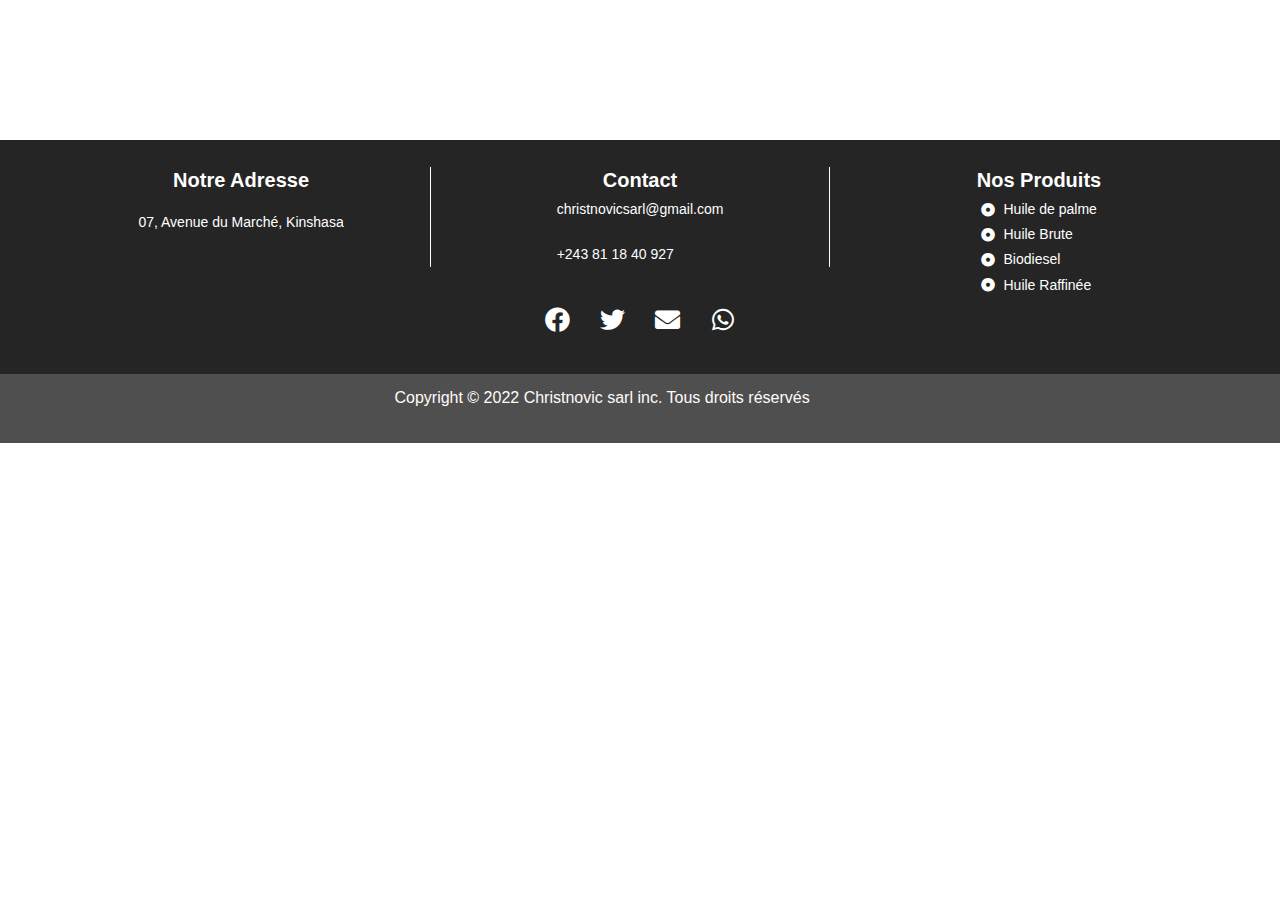
<file: produits/index.html>
<!DOCTYPE html>
<html class="html" lang="fr-FR">
<head>
	<meta charset="UTF-8">
	<link rel="profile" href="https://gmpg.org/xfn/11">

	<title>Produits &#8211; Christnovic sarl</title>
<meta name="robots" content="max-image-preview:large">
<meta name="viewport" content="width=device-width, initial-scale=1">
<link rel="dns-prefetch" href="//s.w.org">
<link rel="alternate" type="application/rss+xml" title="Christnovic sarl &raquo; Flux" href="https://andykalo.github.io/chrisnovic-sarl/feed/">
<link rel="alternate" type="application/rss+xml" title="Christnovic sarl &raquo; Flux des commentaires" href="https://andykalo.github.io/chrisnovic-sarl/comments/feed/">
<script>
window._wpemojiSettings = {"baseUrl":"https:\/\/s.w.org\/images\/core\/emoji\/14.0.0\/72x72\/","ext":".png","svgUrl":"https:\/\/s.w.org\/images\/core\/emoji\/14.0.0\/svg\/","svgExt":".svg","source":{"concatemoji":"https:\/\/andykalo.github.io\/chrisnovic-sarl\/wp-includes\/js\/wp-emoji-release.min.js?ver=6.0.2"}};
/*! This file is auto-generated */
!function(e,a,t){var n,r,o,i=a.createElement("canvas"),p=i.getContext&&i.getContext("2d");function s(e,t){var a=String.fromCharCode,e=(p.clearRect(0,0,i.width,i.height),p.fillText(a.apply(this,e),0,0),i.toDataURL());return p.clearRect(0,0,i.width,i.height),p.fillText(a.apply(this,t),0,0),e===i.toDataURL()}function c(e){var t=a.createElement("script");t.src=e,t.defer=t.type="text/javascript",a.getElementsByTagName("head")[0].appendChild(t)}for(o=Array("flag","emoji"),t.supports={everything:!0,everythingExceptFlag:!0},r=0;r<o.length;r++)t.supports[o[r]]=function(e){if(!p||!p.fillText)return!1;switch(p.textBaseline="top",p.font="600 32px Arial",e){case"flag":return s([127987,65039,8205,9895,65039],[127987,65039,8203,9895,65039])?!1:!s([55356,56826,55356,56819],[55356,56826,8203,55356,56819])&&!s([55356,57332,56128,56423,56128,56418,56128,56421,56128,56430,56128,56423,56128,56447],[55356,57332,8203,56128,56423,8203,56128,56418,8203,56128,56421,8203,56128,56430,8203,56128,56423,8203,56128,56447]);case"emoji":return!s([129777,127995,8205,129778,127999],[129777,127995,8203,129778,127999])}return!1}(o[r]),t.supports.everything=t.supports.everything&&t.supports[o[r]],"flag"!==o[r]&&(t.supports.everythingExceptFlag=t.supports.everythingExceptFlag&&t.supports[o[r]]);t.supports.everythingExceptFlag=t.supports.everythingExceptFlag&&!t.supports.flag,t.DOMReady=!1,t.readyCallback=function(){t.DOMReady=!0},t.supports.everything||(n=function(){t.readyCallback()},a.addEventListener?(a.addEventListener("DOMContentLoaded",n,!1),e.addEventListener("load",n,!1)):(e.attachEvent("onload",n),a.attachEvent("onreadystatechange",function(){"complete"===a.readyState&&t.readyCallback()})),(e=t.source||{}).concatemoji?c(e.concatemoji):e.wpemoji&&e.twemoji&&(c(e.twemoji),c(e.wpemoji)))}(window,document,window._wpemojiSettings);
</script>
<style>img.wp-smiley,
img.emoji {
	display: inline !important;
	border: none !important;
	box-shadow: none !important;
	height: 1em !important;
	width: 1em !important;
	margin: 0 0.07em !important;
	vertical-align: -0.1em !important;
	background: none !important;
	padding: 0 !important;
}</style>
	<link rel="stylesheet" id="wp-block-library-css" href="https://andykalo.github.io/chrisnovic-sarl/wp-includes/css/dist/block-library/style.min.css?ver=6.0.2" media="all">
<style id="wp-block-library-theme-inline-css">.wp-block-audio figcaption{color:#555;font-size:13px;text-align:center}.is-dark-theme .wp-block-audio figcaption{color:hsla(0,0%,100%,.65)}.wp-block-code{border:1px solid #ccc;border-radius:4px;font-family:Menlo,Consolas,monaco,monospace;padding:.8em 1em}.wp-block-embed figcaption{color:#555;font-size:13px;text-align:center}.is-dark-theme .wp-block-embed figcaption{color:hsla(0,0%,100%,.65)}.blocks-gallery-caption{color:#555;font-size:13px;text-align:center}.is-dark-theme .blocks-gallery-caption{color:hsla(0,0%,100%,.65)}.wp-block-image figcaption{color:#555;font-size:13px;text-align:center}.is-dark-theme .wp-block-image figcaption{color:hsla(0,0%,100%,.65)}.wp-block-pullquote{border-top:4px solid;border-bottom:4px solid;margin-bottom:1.75em;color:currentColor}.wp-block-pullquote__citation,.wp-block-pullquote cite,.wp-block-pullquote footer{color:currentColor;text-transform:uppercase;font-size:.8125em;font-style:normal}.wp-block-quote{border-left:.25em solid;margin:0 0 1.75em;padding-left:1em}.wp-block-quote cite,.wp-block-quote footer{color:currentColor;font-size:.8125em;position:relative;font-style:normal}.wp-block-quote.has-text-align-right{border-left:none;border-right:.25em solid;padding-left:0;padding-right:1em}.wp-block-quote.has-text-align-center{border:none;padding-left:0}.wp-block-quote.is-large,.wp-block-quote.is-style-large,.wp-block-quote.is-style-plain{border:none}.wp-block-search .wp-block-search__label{font-weight:700}:where(.wp-block-group.has-background){padding:1.25em 2.375em}.wp-block-separator.has-css-opacity{opacity:.4}.wp-block-separator{border:none;border-bottom:2px solid;margin-left:auto;margin-right:auto}.wp-block-separator.has-alpha-channel-opacity{opacity:1}.wp-block-separator:not(.is-style-wide):not(.is-style-dots){width:100px}.wp-block-separator.has-background:not(.is-style-dots){border-bottom:none;height:1px}.wp-block-separator.has-background:not(.is-style-wide):not(.is-style-dots){height:2px}.wp-block-table thead{border-bottom:3px solid}.wp-block-table tfoot{border-top:3px solid}.wp-block-table td,.wp-block-table th{padding:.5em;border:1px solid;word-break:normal}.wp-block-table figcaption{color:#555;font-size:13px;text-align:center}.is-dark-theme .wp-block-table figcaption{color:hsla(0,0%,100%,.65)}.wp-block-video figcaption{color:#555;font-size:13px;text-align:center}.is-dark-theme .wp-block-video figcaption{color:hsla(0,0%,100%,.65)}.wp-block-template-part.has-background{padding:1.25em 2.375em;margin-top:0;margin-bottom:0}</style>
<style id="global-styles-inline-css">body{--wp--preset--color--black: #000000;--wp--preset--color--cyan-bluish-gray: #abb8c3;--wp--preset--color--white: #ffffff;--wp--preset--color--pale-pink: #f78da7;--wp--preset--color--vivid-red: #cf2e2e;--wp--preset--color--luminous-vivid-orange: #ff6900;--wp--preset--color--luminous-vivid-amber: #fcb900;--wp--preset--color--light-green-cyan: #7bdcb5;--wp--preset--color--vivid-green-cyan: #00d084;--wp--preset--color--pale-cyan-blue: #8ed1fc;--wp--preset--color--vivid-cyan-blue: #0693e3;--wp--preset--color--vivid-purple: #9b51e0;--wp--preset--gradient--vivid-cyan-blue-to-vivid-purple: linear-gradient(135deg,rgba(6,147,227,1) 0%,rgb(155,81,224) 100%);--wp--preset--gradient--light-green-cyan-to-vivid-green-cyan: linear-gradient(135deg,rgb(122,220,180) 0%,rgb(0,208,130) 100%);--wp--preset--gradient--luminous-vivid-amber-to-luminous-vivid-orange: linear-gradient(135deg,rgba(252,185,0,1) 0%,rgba(255,105,0,1) 100%);--wp--preset--gradient--luminous-vivid-orange-to-vivid-red: linear-gradient(135deg,rgba(255,105,0,1) 0%,rgb(207,46,46) 100%);--wp--preset--gradient--very-light-gray-to-cyan-bluish-gray: linear-gradient(135deg,rgb(238,238,238) 0%,rgb(169,184,195) 100%);--wp--preset--gradient--cool-to-warm-spectrum: linear-gradient(135deg,rgb(74,234,220) 0%,rgb(151,120,209) 20%,rgb(207,42,186) 40%,rgb(238,44,130) 60%,rgb(251,105,98) 80%,rgb(254,248,76) 100%);--wp--preset--gradient--blush-light-purple: linear-gradient(135deg,rgb(255,206,236) 0%,rgb(152,150,240) 100%);--wp--preset--gradient--blush-bordeaux: linear-gradient(135deg,rgb(254,205,165) 0%,rgb(254,45,45) 50%,rgb(107,0,62) 100%);--wp--preset--gradient--luminous-dusk: linear-gradient(135deg,rgb(255,203,112) 0%,rgb(199,81,192) 50%,rgb(65,88,208) 100%);--wp--preset--gradient--pale-ocean: linear-gradient(135deg,rgb(255,245,203) 0%,rgb(182,227,212) 50%,rgb(51,167,181) 100%);--wp--preset--gradient--electric-grass: linear-gradient(135deg,rgb(202,248,128) 0%,rgb(113,206,126) 100%);--wp--preset--gradient--midnight: linear-gradient(135deg,rgb(2,3,129) 0%,rgb(40,116,252) 100%);--wp--preset--duotone--dark-grayscale: url('#wp-duotone-dark-grayscale');--wp--preset--duotone--grayscale: url('#wp-duotone-grayscale');--wp--preset--duotone--purple-yellow: url('#wp-duotone-purple-yellow');--wp--preset--duotone--blue-red: url('#wp-duotone-blue-red');--wp--preset--duotone--midnight: url('#wp-duotone-midnight');--wp--preset--duotone--magenta-yellow: url('#wp-duotone-magenta-yellow');--wp--preset--duotone--purple-green: url('#wp-duotone-purple-green');--wp--preset--duotone--blue-orange: url('#wp-duotone-blue-orange');--wp--preset--font-size--small: 13px;--wp--preset--font-size--medium: 20px;--wp--preset--font-size--large: 36px;--wp--preset--font-size--x-large: 42px;}.has-black-color{color: var(--wp--preset--color--black) !important;}.has-cyan-bluish-gray-color{color: var(--wp--preset--color--cyan-bluish-gray) !important;}.has-white-color{color: var(--wp--preset--color--white) !important;}.has-pale-pink-color{color: var(--wp--preset--color--pale-pink) !important;}.has-vivid-red-color{color: var(--wp--preset--color--vivid-red) !important;}.has-luminous-vivid-orange-color{color: var(--wp--preset--color--luminous-vivid-orange) !important;}.has-luminous-vivid-amber-color{color: var(--wp--preset--color--luminous-vivid-amber) !important;}.has-light-green-cyan-color{color: var(--wp--preset--color--light-green-cyan) !important;}.has-vivid-green-cyan-color{color: var(--wp--preset--color--vivid-green-cyan) !important;}.has-pale-cyan-blue-color{color: var(--wp--preset--color--pale-cyan-blue) !important;}.has-vivid-cyan-blue-color{color: var(--wp--preset--color--vivid-cyan-blue) !important;}.has-vivid-purple-color{color: var(--wp--preset--color--vivid-purple) !important;}.has-black-background-color{background-color: var(--wp--preset--color--black) !important;}.has-cyan-bluish-gray-background-color{background-color: var(--wp--preset--color--cyan-bluish-gray) !important;}.has-white-background-color{background-color: var(--wp--preset--color--white) !important;}.has-pale-pink-background-color{background-color: var(--wp--preset--color--pale-pink) !important;}.has-vivid-red-background-color{background-color: var(--wp--preset--color--vivid-red) !important;}.has-luminous-vivid-orange-background-color{background-color: var(--wp--preset--color--luminous-vivid-orange) !important;}.has-luminous-vivid-amber-background-color{background-color: var(--wp--preset--color--luminous-vivid-amber) !important;}.has-light-green-cyan-background-color{background-color: var(--wp--preset--color--light-green-cyan) !important;}.has-vivid-green-cyan-background-color{background-color: var(--wp--preset--color--vivid-green-cyan) !important;}.has-pale-cyan-blue-background-color{background-color: var(--wp--preset--color--pale-cyan-blue) !important;}.has-vivid-cyan-blue-background-color{background-color: var(--wp--preset--color--vivid-cyan-blue) !important;}.has-vivid-purple-background-color{background-color: var(--wp--preset--color--vivid-purple) !important;}.has-black-border-color{border-color: var(--wp--preset--color--black) !important;}.has-cyan-bluish-gray-border-color{border-color: var(--wp--preset--color--cyan-bluish-gray) !important;}.has-white-border-color{border-color: var(--wp--preset--color--white) !important;}.has-pale-pink-border-color{border-color: var(--wp--preset--color--pale-pink) !important;}.has-vivid-red-border-color{border-color: var(--wp--preset--color--vivid-red) !important;}.has-luminous-vivid-orange-border-color{border-color: var(--wp--preset--color--luminous-vivid-orange) !important;}.has-luminous-vivid-amber-border-color{border-color: var(--wp--preset--color--luminous-vivid-amber) !important;}.has-light-green-cyan-border-color{border-color: var(--wp--preset--color--light-green-cyan) !important;}.has-vivid-green-cyan-border-color{border-color: var(--wp--preset--color--vivid-green-cyan) !important;}.has-pale-cyan-blue-border-color{border-color: var(--wp--preset--color--pale-cyan-blue) !important;}.has-vivid-cyan-blue-border-color{border-color: var(--wp--preset--color--vivid-cyan-blue) !important;}.has-vivid-purple-border-color{border-color: var(--wp--preset--color--vivid-purple) !important;}.has-vivid-cyan-blue-to-vivid-purple-gradient-background{background: var(--wp--preset--gradient--vivid-cyan-blue-to-vivid-purple) !important;}.has-light-green-cyan-to-vivid-green-cyan-gradient-background{background: var(--wp--preset--gradient--light-green-cyan-to-vivid-green-cyan) !important;}.has-luminous-vivid-amber-to-luminous-vivid-orange-gradient-background{background: var(--wp--preset--gradient--luminous-vivid-amber-to-luminous-vivid-orange) !important;}.has-luminous-vivid-orange-to-vivid-red-gradient-background{background: var(--wp--preset--gradient--luminous-vivid-orange-to-vivid-red) !important;}.has-very-light-gray-to-cyan-bluish-gray-gradient-background{background: var(--wp--preset--gradient--very-light-gray-to-cyan-bluish-gray) !important;}.has-cool-to-warm-spectrum-gradient-background{background: var(--wp--preset--gradient--cool-to-warm-spectrum) !important;}.has-blush-light-purple-gradient-background{background: var(--wp--preset--gradient--blush-light-purple) !important;}.has-blush-bordeaux-gradient-background{background: var(--wp--preset--gradient--blush-bordeaux) !important;}.has-luminous-dusk-gradient-background{background: var(--wp--preset--gradient--luminous-dusk) !important;}.has-pale-ocean-gradient-background{background: var(--wp--preset--gradient--pale-ocean) !important;}.has-electric-grass-gradient-background{background: var(--wp--preset--gradient--electric-grass) !important;}.has-midnight-gradient-background{background: var(--wp--preset--gradient--midnight) !important;}.has-small-font-size{font-size: var(--wp--preset--font-size--small) !important;}.has-medium-font-size{font-size: var(--wp--preset--font-size--medium) !important;}.has-large-font-size{font-size: var(--wp--preset--font-size--large) !important;}.has-x-large-font-size{font-size: var(--wp--preset--font-size--x-large) !important;}</style>
<link rel="stylesheet" id="hfe-style-css" href="https://andykalo.github.io/chrisnovic-sarl/wp-content/plugins/header-footer-elementor/assets/css/header-footer-elementor.css?ver=1.6.13" media="all">
<link rel="stylesheet" id="elementor-icons-css" href="https://andykalo.github.io/chrisnovic-sarl/wp-content/plugins/elementor/assets/lib/eicons/css/elementor-icons.min.css?ver=5.16.0" media="all">
<link rel="stylesheet" id="elementor-frontend-css" href="https://andykalo.github.io/chrisnovic-sarl/wp-content/plugins/elementor/assets/css/frontend-lite.min.css?ver=3.7.7" media="all">
<link rel="stylesheet" id="elementor-post-94-css" href="https://andykalo.github.io/chrisnovic-sarl/wp-content/uploads/elementor/css/post-94.css?ver=1664886443" media="all">
<link rel="stylesheet" id="elementor-pro-css" href="https://andykalo.github.io/chrisnovic-sarl/wp-content/plugins/elementor-pro/assets/css/frontend-lite.min.css?ver=3.7.7" media="all">
<link rel="stylesheet" id="elementor-post-459-css" href="https://andykalo.github.io/chrisnovic-sarl/wp-content/uploads/elementor/css/post-459.css?ver=1665388297" media="all">
<link rel="stylesheet" id="hfe-widgets-style-css" href="https://andykalo.github.io/chrisnovic-sarl/wp-content/plugins/header-footer-elementor/inc/widgets-css/frontend.css?ver=1.6.13" media="all">
<link rel="stylesheet" id="font-awesome-css" href="https://andykalo.github.io/chrisnovic-sarl/wp-content/themes/oceanwp/assets/fonts/fontawesome/css/all.min.css?ver=5.15.1" media="all">
<link rel="stylesheet" id="simple-line-icons-css" href="https://andykalo.github.io/chrisnovic-sarl/wp-content/themes/oceanwp/assets/css/third/simple-line-icons.min.css?ver=2.4.0" media="all">
<link rel="stylesheet" id="oceanwp-style-css" href="https://andykalo.github.io/chrisnovic-sarl/wp-content/themes/oceanwp/assets/css/style.min.css?ver=3.3.5" media="all">
<link rel="stylesheet" id="eael-general-css" href="https://andykalo.github.io/chrisnovic-sarl/wp-content/plugins/essential-addons-for-elementor-lite/assets/front-end/css/view/general.min.css?ver=5.3.2" media="all">
<link rel="stylesheet" id="google-fonts-1-css" href="https://fonts.googleapis.com/css?family=Roboto%3A100%2C100italic%2C200%2C200italic%2C300%2C300italic%2C400%2C400italic%2C500%2C500italic%2C600%2C600italic%2C700%2C700italic%2C800%2C800italic%2C900%2C900italic%7CRoboto+Slab%3A100%2C100italic%2C200%2C200italic%2C300%2C300italic%2C400%2C400italic%2C500%2C500italic%2C600%2C600italic%2C700%2C700italic%2C800%2C800italic%2C900%2C900italic&#038;display=auto&#038;ver=6.0.2" media="all">
<link rel="stylesheet" id="elementor-icons-shared-0-css" href="https://andykalo.github.io/chrisnovic-sarl/wp-content/plugins/elementor/assets/lib/font-awesome/css/fontawesome.min.css?ver=5.15.3" media="all">
<link rel="stylesheet" id="elementor-icons-fa-brands-css" href="https://andykalo.github.io/chrisnovic-sarl/wp-content/plugins/elementor/assets/lib/font-awesome/css/brands.min.css?ver=5.15.3" media="all">
<link rel="stylesheet" id="elementor-icons-fa-solid-css" href="https://andykalo.github.io/chrisnovic-sarl/wp-content/plugins/elementor/assets/lib/font-awesome/css/solid.min.css?ver=5.15.3" media="all">
<script src="https://andykalo.github.io/chrisnovic-sarl/wp-includes/js/jquery/jquery.min.js?ver=3.6.0" id="jquery-core-js"></script>
<script src="https://andykalo.github.io/chrisnovic-sarl/wp-includes/js/jquery/jquery-migrate.min.js?ver=3.3.2" id="jquery-migrate-js"></script>
<link rel="https://api.w.org/" href="https://andykalo.github.io/chrisnovic-sarl/wp-json/">
<link rel="alternate" type="application/json" href="https://andykalo.github.io/chrisnovic-sarl/wp-json/wp/v2/pages/388">
<link rel="EditURI" type="application/rsd+xml" title="RSD" href="https://andykalo.github.io/chrisnovic-sarl/xmlrpc.php?rsd">
<link rel="wlwmanifest" type="application/wlwmanifest+xml" href="https://andykalo.github.io/chrisnovic-sarl/wp-includes/wlwmanifest.xml"> 
<meta name="generator" content="WordPress 6.0.2">
<link rel="canonical" href="https://andykalo.github.io/chrisnovic-sarl/produits/">
<link rel="shortlink" href="https://andykalo.github.io/chrisnovic-sarl/?p=388">
<link rel="alternate" type="application/json+oembed" href="https://andykalo.github.io/chrisnovic-sarl/wp-json/oembed/1.0/embed?url=https%3A%2F%2Fandykalo.github.io%2Fchrisnovic-sarl%2Fproduits%2F">
<link rel="alternate" type="text/xml+oembed" href="https://andykalo.github.io/chrisnovic-sarl/wp-json/oembed/1.0/embed?url=https%3A%2F%2Fandykalo.github.io%2Fchrisnovic-sarl%2Fproduits%2F&#038;format=xml">
<!-- OceanWP CSS -->
<style type="text/css">/* Header CSS */#site-header.has-header-media .overlay-header-media{background-color:rgba(0,0,0,0.5)}</style>
</head>

<body class="page-template-default page page-id-388 wp-custom-logo wp-embed-responsive ehf-footer ehf-template-oceanwp ehf-stylesheet-oceanwp oceanwp-theme dropdown-mobile no-header-border default-breakpoint has-sidebar content-right-sidebar page-header-disabled elementor-default elementor-kit-94" itemscope="itemscope" itemtype="https://schema.org/WebPage">

	<svg xmlns="http://www.w3.org/2000/svg" viewbox="0 0 0 0" width="0" height="0" focusable="false" role="none" style="visibility: hidden; position: absolute; left: -9999px; overflow: hidden;"><defs><filter id="wp-duotone-dark-grayscale"><fecolormatrix color-interpolation-filters="sRGB" type="matrix" values=" .299 .587 .114 0 0 .299 .587 .114 0 0 .299 .587 .114 0 0 .299 .587 .114 0 0 "></fecolormatrix><fecomponenttransfer color-interpolation-filters="sRGB"><fefuncr type="table" tablevalues="0 0.49803921568627"></fefuncr><fefuncg type="table" tablevalues="0 0.49803921568627"></fefuncg><fefuncb type="table" tablevalues="0 0.49803921568627"></fefuncb><fefunca type="table" tablevalues="1 1"></fefunca></fecomponenttransfer><fecomposite in2="SourceGraphic" operator="in"></fecomposite></filter></defs></svg><svg xmlns="http://www.w3.org/2000/svg" viewbox="0 0 0 0" width="0" height="0" focusable="false" role="none" style="visibility: hidden; position: absolute; left: -9999px; overflow: hidden;"><defs><filter id="wp-duotone-grayscale"><fecolormatrix color-interpolation-filters="sRGB" type="matrix" values=" .299 .587 .114 0 0 .299 .587 .114 0 0 .299 .587 .114 0 0 .299 .587 .114 0 0 "></fecolormatrix><fecomponenttransfer color-interpolation-filters="sRGB"><fefuncr type="table" tablevalues="0 1"></fefuncr><fefuncg type="table" tablevalues="0 1"></fefuncg><fefuncb type="table" tablevalues="0 1"></fefuncb><fefunca type="table" tablevalues="1 1"></fefunca></fecomponenttransfer><fecomposite in2="SourceGraphic" operator="in"></fecomposite></filter></defs></svg><svg xmlns="http://www.w3.org/2000/svg" viewbox="0 0 0 0" width="0" height="0" focusable="false" role="none" style="visibility: hidden; position: absolute; left: -9999px; overflow: hidden;"><defs><filter id="wp-duotone-purple-yellow"><fecolormatrix color-interpolation-filters="sRGB" type="matrix" values=" .299 .587 .114 0 0 .299 .587 .114 0 0 .299 .587 .114 0 0 .299 .587 .114 0 0 "></fecolormatrix><fecomponenttransfer color-interpolation-filters="sRGB"><fefuncr type="table" tablevalues="0.54901960784314 0.98823529411765"></fefuncr><fefuncg type="table" tablevalues="0 1"></fefuncg><fefuncb type="table" tablevalues="0.71764705882353 0.25490196078431"></fefuncb><fefunca type="table" tablevalues="1 1"></fefunca></fecomponenttransfer><fecomposite in2="SourceGraphic" operator="in"></fecomposite></filter></defs></svg><svg xmlns="http://www.w3.org/2000/svg" viewbox="0 0 0 0" width="0" height="0" focusable="false" role="none" style="visibility: hidden; position: absolute; left: -9999px; overflow: hidden;"><defs><filter id="wp-duotone-blue-red"><fecolormatrix color-interpolation-filters="sRGB" type="matrix" values=" .299 .587 .114 0 0 .299 .587 .114 0 0 .299 .587 .114 0 0 .299 .587 .114 0 0 "></fecolormatrix><fecomponenttransfer color-interpolation-filters="sRGB"><fefuncr type="table" tablevalues="0 1"></fefuncr><fefuncg type="table" tablevalues="0 0.27843137254902"></fefuncg><fefuncb type="table" tablevalues="0.5921568627451 0.27843137254902"></fefuncb><fefunca type="table" tablevalues="1 1"></fefunca></fecomponenttransfer><fecomposite in2="SourceGraphic" operator="in"></fecomposite></filter></defs></svg><svg xmlns="http://www.w3.org/2000/svg" viewbox="0 0 0 0" width="0" height="0" focusable="false" role="none" style="visibility: hidden; position: absolute; left: -9999px; overflow: hidden;"><defs><filter id="wp-duotone-midnight"><fecolormatrix color-interpolation-filters="sRGB" type="matrix" values=" .299 .587 .114 0 0 .299 .587 .114 0 0 .299 .587 .114 0 0 .299 .587 .114 0 0 "></fecolormatrix><fecomponenttransfer color-interpolation-filters="sRGB"><fefuncr type="table" tablevalues="0 0"></fefuncr><fefuncg type="table" tablevalues="0 0.64705882352941"></fefuncg><fefuncb type="table" tablevalues="0 1"></fefuncb><fefunca type="table" tablevalues="1 1"></fefunca></fecomponenttransfer><fecomposite in2="SourceGraphic" operator="in"></fecomposite></filter></defs></svg><svg xmlns="http://www.w3.org/2000/svg" viewbox="0 0 0 0" width="0" height="0" focusable="false" role="none" style="visibility: hidden; position: absolute; left: -9999px; overflow: hidden;"><defs><filter id="wp-duotone-magenta-yellow"><fecolormatrix color-interpolation-filters="sRGB" type="matrix" values=" .299 .587 .114 0 0 .299 .587 .114 0 0 .299 .587 .114 0 0 .299 .587 .114 0 0 "></fecolormatrix><fecomponenttransfer color-interpolation-filters="sRGB"><fefuncr type="table" tablevalues="0.78039215686275 1"></fefuncr><fefuncg type="table" tablevalues="0 0.94901960784314"></fefuncg><fefuncb type="table" tablevalues="0.35294117647059 0.47058823529412"></fefuncb><fefunca type="table" tablevalues="1 1"></fefunca></fecomponenttransfer><fecomposite in2="SourceGraphic" operator="in"></fecomposite></filter></defs></svg><svg xmlns="http://www.w3.org/2000/svg" viewbox="0 0 0 0" width="0" height="0" focusable="false" role="none" style="visibility: hidden; position: absolute; left: -9999px; overflow: hidden;"><defs><filter id="wp-duotone-purple-green"><fecolormatrix color-interpolation-filters="sRGB" type="matrix" values=" .299 .587 .114 0 0 .299 .587 .114 0 0 .299 .587 .114 0 0 .299 .587 .114 0 0 "></fecolormatrix><fecomponenttransfer color-interpolation-filters="sRGB"><fefuncr type="table" tablevalues="0.65098039215686 0.40392156862745"></fefuncr><fefuncg type="table" tablevalues="0 1"></fefuncg><fefuncb type="table" tablevalues="0.44705882352941 0.4"></fefuncb><fefunca type="table" tablevalues="1 1"></fefunca></fecomponenttransfer><fecomposite in2="SourceGraphic" operator="in"></fecomposite></filter></defs></svg><svg xmlns="http://www.w3.org/2000/svg" viewbox="0 0 0 0" width="0" height="0" focusable="false" role="none" style="visibility: hidden; position: absolute; left: -9999px; overflow: hidden;"><defs><filter id="wp-duotone-blue-orange"><fecolormatrix color-interpolation-filters="sRGB" type="matrix" values=" .299 .587 .114 0 0 .299 .587 .114 0 0 .299 .587 .114 0 0 .299 .587 .114 0 0 "></fecolormatrix><fecomponenttransfer color-interpolation-filters="sRGB"><fefuncr type="table" tablevalues="0.098039215686275 1"></fefuncr><fefuncg type="table" tablevalues="0 0.66274509803922"></fefuncg><fefuncb type="table" tablevalues="0.84705882352941 0.41960784313725"></fefuncb><fefunca type="table" tablevalues="1 1"></fefunca></fecomponenttransfer><fecomposite in2="SourceGraphic" operator="in"></fecomposite></filter></defs></svg>
	
	<div id="outer-wrap" class="site clr">

		<a class="skip-link screen-reader-text" href="#main">Skip to content</a>

		
		<div id="wrap" class="clr">

			
			
<header id="site-header" class="custom-header clr" data-height="74" itemscope="itemscope" itemtype="https://schema.org/WPHeader" role="banner">

	
		

<div id="site-header-inner" class="clr">

	
</div>


<div id="mobile-dropdown" class="clr">

	<nav class="clr" itemscope="itemscope" itemtype="https://schema.org/SiteNavigationElement">

		
<div id="mobile-menu-search" class="clr">
	<form aria-label="Rechercher sur ce site" method="get" action="http://localhost/Chrisnovic/Site/" class="mobile-searchform">
		<input aria-label="Insert search query" value="" class="field" id="ocean-mobile-search-1" type="search" name="s" autocomplete="off" placeholder="Rechercher">
		<button aria-label="Envoyer la recherche" type="submit" class="searchform-submit">
			<i class=" icon-magnifier" aria-hidden="true" role="img"></i>		</button>
					</form>
</div>
<!-- .mobile-menu-search -->

	</nav>

</div>


		
		
</header><!-- #site-header -->


			
			<main id="main" class="site-main clr" role="main">

				
	
	<div id="content-wrap" class="container clr">

		
		<div id="primary" class="content-area clr">

			
			<div id="content" class="site-content clr">

				
				
<article class="single-page-article clr">

	
<div class="entry clr" itemprop="text">

	
	
	
</div>

</article>

				
			</div>
<!-- #content -->

			
		</div>
<!-- #primary -->

		

<aside id="right-sidebar" class="sidebar-container widget-area sidebar-primary" itemscope="itemscope" itemtype="https://schema.org/WPSideBar" role="complementary" aria-label="Primary Sidebar">

	
	<div id="right-sidebar-inner" class="clr">

		<div id="block-3" class="sidebar-box widget_block clr">
<div class="wp-container-2 wp-block-group"><div class="wp-block-group__inner-container"></div></div>
</div>
	</div>
<!-- #sidebar-inner -->

	
</aside><!-- #right-sidebar -->


	</div>
<!-- #content-wrap -->

	

	</main><!-- #main -->

	
	
	
				<footer itemtype="https://schema.org/WPFooter" itemscope="itemscope" id="colophon" role="contentinfo">
			<div class="footer-width-fixer">		<div data-elementor-type="wp-post" data-elementor-id="459" class="elementor elementor-459">
							<div class="elementor-element elementor-element-67bb4f8 e-container--row e-container" data-id="67bb4f8" data-element_type="container" data-settings="{&quot;background_background&quot;:&quot;classic&quot;}">		<div class="elementor-element elementor-element-e45ba05 e-container--row e-container" data-id="e45ba05" data-element_type="container">		<div class="elementor-element elementor-element-7196d3a e-container--column e-container" data-id="7196d3a" data-element_type="container">				<div class="elementor-element elementor-element-59d562d elementor-widget elementor-widget-heading" data-id="59d562d" data-element_type="widget" data-widget_type="heading.default">
				<div class="elementor-widget-container">
			<style>/*! elementor - v3.7.7 - 20-09-2022 */
.elementor-heading-title{padding:0;margin:0;line-height:1}.elementor-widget-heading .elementor-heading-title[class*=elementor-size-]>a{color:inherit;font-size:inherit;line-height:inherit}.elementor-widget-heading .elementor-heading-title.elementor-size-small{font-size:15px}.elementor-widget-heading .elementor-heading-title.elementor-size-medium{font-size:19px}.elementor-widget-heading .elementor-heading-title.elementor-size-large{font-size:29px}.elementor-widget-heading .elementor-heading-title.elementor-size-xl{font-size:39px}.elementor-widget-heading .elementor-heading-title.elementor-size-xxl{font-size:59px}</style>
<h2 class="elementor-heading-title elementor-size-default">Notre Adresse</h2>		</div>
				</div>
				<div class="elementor-element elementor-element-01e0525 elementor-widget elementor-widget-text-editor" data-id="01e0525" data-element_type="widget" data-widget_type="text-editor.default">
				<div class="elementor-widget-container">
			<style>/*! elementor - v3.7.7 - 20-09-2022 */
.elementor-widget-text-editor.elementor-drop-cap-view-stacked .elementor-drop-cap{background-color:#818a91;color:#fff}.elementor-widget-text-editor.elementor-drop-cap-view-framed .elementor-drop-cap{color:#818a91;border:3px solid;background-color:transparent}.elementor-widget-text-editor:not(.elementor-drop-cap-view-default) .elementor-drop-cap{margin-top:8px}.elementor-widget-text-editor:not(.elementor-drop-cap-view-default) .elementor-drop-cap-letter{width:1em;height:1em}.elementor-widget-text-editor .elementor-drop-cap{float:left;text-align:center;line-height:1;font-size:50px}.elementor-widget-text-editor .elementor-drop-cap-letter{display:inline-block}</style>				<p>07, Avenue du Marché, Kinshasa</p>						</div>
				</div>
		</div>		<div class="elementor-element elementor-element-8925c6a elementor-widget__width-initial elementor-widget-mobile__width-initial elementor-widget-divider--view-line elementor-widget elementor-widget-divider" data-id="8925c6a" data-element_type="widget" data-widget_type="divider.default">
				<div class="elementor-widget-container">
			<style>/*! elementor - v3.7.7 - 20-09-2022 */
.elementor-widget-divider{--divider-border-style:none;--divider-border-width:1px;--divider-color:#2c2c2c;--divider-icon-size:20px;--divider-element-spacing:10px;--divider-pattern-height:24px;--divider-pattern-size:20px;--divider-pattern-url:none;--divider-pattern-repeat:repeat-x}.elementor-widget-divider .elementor-divider{display:-webkit-box;display:-ms-flexbox;display:flex}.elementor-widget-divider .elementor-divider__text{font-size:15px;line-height:1;max-width:95%}.elementor-widget-divider .elementor-divider__element{margin:0 var(--divider-element-spacing);-ms-flex-negative:0;flex-shrink:0}.elementor-widget-divider .elementor-icon{font-size:var(--divider-icon-size)}.elementor-widget-divider .elementor-divider-separator{display:-webkit-box;display:-ms-flexbox;display:flex;margin:0;direction:ltr}.elementor-widget-divider--view-line_icon .elementor-divider-separator,.elementor-widget-divider--view-line_text .elementor-divider-separator{-webkit-box-align:center;-ms-flex-align:center;align-items:center}.elementor-widget-divider--view-line_icon .elementor-divider-separator:after,.elementor-widget-divider--view-line_icon .elementor-divider-separator:before,.elementor-widget-divider--view-line_text .elementor-divider-separator:after,.elementor-widget-divider--view-line_text .elementor-divider-separator:before{display:block;content:"";border-bottom:0;-webkit-box-flex:1;-ms-flex-positive:1;flex-grow:1;border-top:var(--divider-border-width) var(--divider-border-style) var(--divider-color)}.elementor-widget-divider--element-align-left .elementor-divider .elementor-divider-separator>.elementor-divider__svg:first-of-type{-webkit-box-flex:0;-ms-flex-positive:0;flex-grow:0;-ms-flex-negative:100;flex-shrink:100}.elementor-widget-divider--element-align-left .elementor-divider-separator:before{content:none}.elementor-widget-divider--element-align-left .elementor-divider__element{margin-left:0}.elementor-widget-divider--element-align-right .elementor-divider .elementor-divider-separator>.elementor-divider__svg:last-of-type{-webkit-box-flex:0;-ms-flex-positive:0;flex-grow:0;-ms-flex-negative:100;flex-shrink:100}.elementor-widget-divider--element-align-right .elementor-divider-separator:after{content:none}.elementor-widget-divider--element-align-right .elementor-divider__element{margin-right:0}.elementor-widget-divider:not(.elementor-widget-divider--view-line_text):not(.elementor-widget-divider--view-line_icon) .elementor-divider-separator{border-top:var(--divider-border-width) var(--divider-border-style) var(--divider-color)}.elementor-widget-divider--separator-type-pattern{--divider-border-style:none}.elementor-widget-divider--separator-type-pattern.elementor-widget-divider--view-line .elementor-divider-separator,.elementor-widget-divider--separator-type-pattern:not(.elementor-widget-divider--view-line) .elementor-divider-separator:after,.elementor-widget-divider--separator-type-pattern:not(.elementor-widget-divider--view-line) .elementor-divider-separator:before,.elementor-widget-divider--separator-type-pattern:not([class*=elementor-widget-divider--view]) .elementor-divider-separator{width:100%;min-height:var(--divider-pattern-height);-webkit-mask-size:var(--divider-pattern-size) 100%;mask-size:var(--divider-pattern-size) 100%;-webkit-mask-repeat:var(--divider-pattern-repeat);mask-repeat:var(--divider-pattern-repeat);background-color:var(--divider-color);-webkit-mask-image:var(--divider-pattern-url);mask-image:var(--divider-pattern-url)}.elementor-widget-divider--no-spacing{--divider-pattern-size:auto}.elementor-widget-divider--bg-round{--divider-pattern-repeat:round}.rtl .elementor-widget-divider .elementor-divider__text{direction:rtl}.e-container>.elementor-widget-divider{width:var(--container-widget-width,100%);--flex-grow:var(--container-widget-flex-grow,0)}</style>		<div class="elementor-divider">
			<span class="elementor-divider-separator">
						</span>
		</div>
				</div>
				</div>
		<div class="elementor-element elementor-element-7666108 e-container--column e-container" data-id="7666108" data-element_type="container">				<div class="elementor-element elementor-element-8dda490 elementor-widget elementor-widget-heading" data-id="8dda490" data-element_type="widget" data-widget_type="heading.default">
				<div class="elementor-widget-container">
			<h2 class="elementor-heading-title elementor-size-default">Contact</h2>		</div>
				</div>
				<div class="elementor-element elementor-element-a8bc66a elementor-widget elementor-widget-text-editor" data-id="a8bc66a" data-element_type="widget" data-widget_type="text-editor.default">
				<div class="elementor-widget-container">
							<p>christnovicsarl@gmail.com</p>
<p>+243 81 18 40 927</p>						</div>
				</div>
				<div class="elementor-element elementor-element-1194e46 e-grid-align-left e-grid-align-mobile-center elementor-shape-rounded elementor-grid-0 elementor-widget elementor-widget-social-icons" data-id="1194e46" data-element_type="widget" data-widget_type="social-icons.default">
				<div class="elementor-widget-container">
			<style>/*! elementor - v3.7.7 - 20-09-2022 */
.elementor-widget-social-icons.elementor-grid-0 .elementor-widget-container,.elementor-widget-social-icons.elementor-grid-mobile-0 .elementor-widget-container,.elementor-widget-social-icons.elementor-grid-tablet-0 .elementor-widget-container{line-height:1;font-size:0}.elementor-widget-social-icons:not(.elementor-grid-0):not(.elementor-grid-tablet-0):not(.elementor-grid-mobile-0) .elementor-grid{display:inline-grid}.elementor-widget-social-icons .elementor-grid{grid-column-gap:var(--grid-column-gap,5px);grid-row-gap:var(--grid-row-gap,5px);grid-template-columns:var(--grid-template-columns);-webkit-box-pack:var(--justify-content,center);-ms-flex-pack:var(--justify-content,center);justify-content:var(--justify-content,center);justify-items:var(--justify-content,center)}.elementor-icon.elementor-social-icon{font-size:var(--icon-size,25px);line-height:var(--icon-size,25px);width:calc(var(--icon-size, 25px) + (2 * var(--icon-padding, .5em)));height:calc(var(--icon-size, 25px) + (2 * var(--icon-padding, .5em)))}.elementor-social-icon{--e-social-icon-icon-color:#fff;display:-webkit-inline-box;display:-ms-inline-flexbox;display:inline-flex;background-color:#818a91;-webkit-box-align:center;-ms-flex-align:center;align-items:center;-webkit-box-pack:center;-ms-flex-pack:center;justify-content:center;text-align:center;cursor:pointer}.elementor-social-icon i{color:var(--e-social-icon-icon-color)}.elementor-social-icon svg{fill:var(--e-social-icon-icon-color)}.elementor-social-icon:last-child{margin:0}.elementor-social-icon:hover{opacity:.9;color:#fff}.elementor-social-icon-android{background-color:#a4c639}.elementor-social-icon-apple{background-color:#999}.elementor-social-icon-behance{background-color:#1769ff}.elementor-social-icon-bitbucket{background-color:#205081}.elementor-social-icon-codepen{background-color:#000}.elementor-social-icon-delicious{background-color:#39f}.elementor-social-icon-deviantart{background-color:#05cc47}.elementor-social-icon-digg{background-color:#005be2}.elementor-social-icon-dribbble{background-color:#ea4c89}.elementor-social-icon-elementor{background-color:#d30c5c}.elementor-social-icon-envelope{background-color:#ea4335}.elementor-social-icon-facebook,.elementor-social-icon-facebook-f{background-color:#3b5998}.elementor-social-icon-flickr{background-color:#0063dc}.elementor-social-icon-foursquare{background-color:#2d5be3}.elementor-social-icon-free-code-camp,.elementor-social-icon-freecodecamp{background-color:#006400}.elementor-social-icon-github{background-color:#333}.elementor-social-icon-gitlab{background-color:#e24329}.elementor-social-icon-globe{background-color:#818a91}.elementor-social-icon-google-plus,.elementor-social-icon-google-plus-g{background-color:#dd4b39}.elementor-social-icon-houzz{background-color:#7ac142}.elementor-social-icon-instagram{background-color:#262626}.elementor-social-icon-jsfiddle{background-color:#487aa2}.elementor-social-icon-link{background-color:#818a91}.elementor-social-icon-linkedin,.elementor-social-icon-linkedin-in{background-color:#0077b5}.elementor-social-icon-medium{background-color:#00ab6b}.elementor-social-icon-meetup{background-color:#ec1c40}.elementor-social-icon-mixcloud{background-color:#273a4b}.elementor-social-icon-odnoklassniki{background-color:#f4731c}.elementor-social-icon-pinterest{background-color:#bd081c}.elementor-social-icon-product-hunt{background-color:#da552f}.elementor-social-icon-reddit{background-color:#ff4500}.elementor-social-icon-rss{background-color:#f26522}.elementor-social-icon-shopping-cart{background-color:#4caf50}.elementor-social-icon-skype{background-color:#00aff0}.elementor-social-icon-slideshare{background-color:#0077b5}.elementor-social-icon-snapchat{background-color:#fffc00}.elementor-social-icon-soundcloud{background-color:#f80}.elementor-social-icon-spotify{background-color:#2ebd59}.elementor-social-icon-stack-overflow{background-color:#fe7a15}.elementor-social-icon-steam{background-color:#00adee}.elementor-social-icon-stumbleupon{background-color:#eb4924}.elementor-social-icon-telegram{background-color:#2ca5e0}.elementor-social-icon-thumb-tack{background-color:#1aa1d8}.elementor-social-icon-tripadvisor{background-color:#589442}.elementor-social-icon-tumblr{background-color:#35465c}.elementor-social-icon-twitch{background-color:#6441a5}.elementor-social-icon-twitter{background-color:#1da1f2}.elementor-social-icon-viber{background-color:#665cac}.elementor-social-icon-vimeo{background-color:#1ab7ea}.elementor-social-icon-vk{background-color:#45668e}.elementor-social-icon-weibo{background-color:#dd2430}.elementor-social-icon-weixin{background-color:#31a918}.elementor-social-icon-whatsapp{background-color:#25d366}.elementor-social-icon-wordpress{background-color:#21759b}.elementor-social-icon-xing{background-color:#026466}.elementor-social-icon-yelp{background-color:#af0606}.elementor-social-icon-youtube{background-color:#cd201f}.elementor-social-icon-500px{background-color:#0099e5}.elementor-shape-rounded .elementor-icon.elementor-social-icon{border-radius:10%}.elementor-shape-circle .elementor-icon.elementor-social-icon{border-radius:50%}</style>		<div class="elementor-social-icons-wrapper elementor-grid">
							<span class="elementor-grid-item">
					<a class="elementor-icon elementor-social-icon elementor-social-icon-facebook elementor-repeater-item-ef266f3" target="_blank">
						<span class="elementor-screen-only">Facebook</span>
						<i class="fab fa-facebook"></i>					</a>
				</span>
							<span class="elementor-grid-item">
					<a class="elementor-icon elementor-social-icon elementor-social-icon-twitter elementor-repeater-item-47b4f67" target="_blank">
						<span class="elementor-screen-only">Twitter</span>
						<i class="fab fa-twitter"></i>					</a>
				</span>
							<span class="elementor-grid-item">
					<a class="elementor-icon elementor-social-icon elementor-social-icon-envelope elementor-repeater-item-1ec601b" target="_blank">
						<span class="elementor-screen-only">Envelope</span>
						<i class="fas fa-envelope"></i>					</a>
				</span>
							<span class="elementor-grid-item">
					<a class="elementor-icon elementor-social-icon elementor-social-icon-whatsapp elementor-repeater-item-641918f" target="_blank">
						<span class="elementor-screen-only">Whatsapp</span>
						<i class="fab fa-whatsapp"></i>					</a>
				</span>
					</div>
				</div>
				</div>
		</div>		<div class="elementor-element elementor-element-2660dd6 elementor-widget__width-initial elementor-hidden-mobile elementor-widget-divider--view-line elementor-widget elementor-widget-divider" data-id="2660dd6" data-element_type="widget" data-widget_type="divider.default">
				<div class="elementor-widget-container">
					<div class="elementor-divider">
			<span class="elementor-divider-separator">
						</span>
		</div>
				</div>
				</div>
		<div class="elementor-element elementor-element-616e540 e-container--column e-container" data-id="616e540" data-element_type="container">				<div class="elementor-element elementor-element-5cf61e7 elementor-widget elementor-widget-heading" data-id="5cf61e7" data-element_type="widget" data-widget_type="heading.default">
				<div class="elementor-widget-container">
			<h2 class="elementor-heading-title elementor-size-default">Nos Produits</h2>		</div>
				</div>
				<div class="elementor-element elementor-element-0900df4 elementor-icon-list--layout-traditional elementor-list-item-link-full_width elementor-widget elementor-widget-icon-list" data-id="0900df4" data-element_type="widget" data-widget_type="icon-list.default">
				<div class="elementor-widget-container">
			<link rel="stylesheet" href="https://andykalo.github.io/chrisnovic-sarl/wp-content/plugins/elementor/assets/css/widget-icon-list.min.css">		<ul class="elementor-icon-list-items">
							<li class="elementor-icon-list-item">
											<span class="elementor-icon-list-icon">
							<i aria-hidden="true" class="fas fa-dot-circle"></i>						</span>
										<span class="elementor-icon-list-text">Huile de palme</span>
									</li>
								<li class="elementor-icon-list-item">
											<span class="elementor-icon-list-icon">
							<i aria-hidden="true" class="fas fa-dot-circle"></i>						</span>
										<span class="elementor-icon-list-text">Huile Brute</span>
									</li>
								<li class="elementor-icon-list-item">
											<span class="elementor-icon-list-icon">
							<i aria-hidden="true" class="fas fa-dot-circle"></i>						</span>
										<span class="elementor-icon-list-text">Biodiesel</span>
									</li>
								<li class="elementor-icon-list-item">
											<span class="elementor-icon-list-icon">
							<i aria-hidden="true" class="fas fa-dot-circle"></i>						</span>
										<span class="elementor-icon-list-text">Huile Raffinée</span>
									</li>
						</ul>
				</div>
				</div>
		</div>
</div>
</div>
<div class="elementor-element elementor-element-38eca97 e-container--row e-container" data-id="38eca97" data-element_type="container" data-settings="{&quot;background_background&quot;:&quot;classic&quot;}">				<div class="elementor-element elementor-element-7645630 elementor-widget elementor-widget-text-editor" data-id="7645630" data-element_type="widget" data-widget_type="text-editor.default">
				<div class="elementor-widget-container">
							<p>&nbsp;Copyright © 2022 Christnovic sarl inc. Tous droits réservés</p>						</div>
				</div>
		</div>					</div>
		</div>		</footer>
	
	
	
</div>
<!-- #wrap -->


</div>
<!-- #outer-wrap -->



<a aria-label="Scroll to the top of the page" href="#" id="scroll-top" class="scroll-top-right"><i class=" fa fa-angle-up" aria-hidden="true" role="img"></i></a>




<style>.wp-container-2 > .alignleft { float: left; margin-inline-start: 0; margin-inline-end: 2em; }.wp-container-2 > .alignright { float: right; margin-inline-start: 2em; margin-inline-end: 0; }.wp-container-2 > .aligncenter { margin-left: auto !important; margin-right: auto !important; }</style>
<script src="https://andykalo.github.io/chrisnovic-sarl/wp-includes/js/imagesloaded.min.js?ver=4.1.4" id="imagesloaded-js"></script>
<script id="oceanwp-main-js-extra">var oceanwpLocalize = {"nonce":"87f0d386af","isRTL":"","menuSearchStyle":"drop_down","mobileMenuSearchStyle":"disabled","sidrSource":null,"sidrDisplace":"1","sidrSide":"left","sidrDropdownTarget":"link","verticalHeaderTarget":"link","customSelects":".woocommerce-ordering .orderby, #dropdown_product_cat, .widget_categories select, .widget_archive select, .single-product .variations_form .variations select"};</script>
<script src="https://andykalo.github.io/chrisnovic-sarl/wp-content/themes/oceanwp/assets/js/theme.min.js?ver=3.3.5" id="oceanwp-main-js"></script>
<script src="https://andykalo.github.io/chrisnovic-sarl/wp-content/themes/oceanwp/assets/js/drop-down-mobile-menu.min.js?ver=3.3.5" id="oceanwp-drop-down-mobile-menu-js"></script>
<script src="https://andykalo.github.io/chrisnovic-sarl/wp-content/themes/oceanwp/assets/js/drop-down-search.min.js?ver=3.3.5" id="oceanwp-drop-down-search-js"></script>
<script src="https://andykalo.github.io/chrisnovic-sarl/wp-content/themes/oceanwp/assets/js/vendors/magnific-popup.min.js?ver=3.3.5" id="ow-magnific-popup-js"></script>
<script src="https://andykalo.github.io/chrisnovic-sarl/wp-content/themes/oceanwp/assets/js/ow-lightbox.min.js?ver=3.3.5" id="oceanwp-lightbox-js"></script>
<script src="https://andykalo.github.io/chrisnovic-sarl/wp-content/themes/oceanwp/assets/js/vendors/flickity.pkgd.min.js?ver=3.3.5" id="ow-flickity-js"></script>
<script src="https://andykalo.github.io/chrisnovic-sarl/wp-content/themes/oceanwp/assets/js/ow-slider.min.js?ver=3.3.5" id="oceanwp-slider-js"></script>
<script src="https://andykalo.github.io/chrisnovic-sarl/wp-content/themes/oceanwp/assets/js/scroll-effect.min.js?ver=3.3.5" id="oceanwp-scroll-effect-js"></script>
<script src="https://andykalo.github.io/chrisnovic-sarl/wp-content/themes/oceanwp/assets/js/scroll-top.min.js?ver=3.3.5" id="oceanwp-scroll-top-js"></script>
<script src="https://andykalo.github.io/chrisnovic-sarl/wp-content/themes/oceanwp/assets/js/select.min.js?ver=3.3.5" id="oceanwp-select-js"></script>
<script id="eael-general-js-extra">var localize = {"ajaxurl":"https:\/\/andykalo.github.io\/chrisnovic-sarl\/wp-admin\/admin-ajax.php","nonce":"7167aa994b","i18n":{"added":"Added ","compare":"Compare","loading":"Loading..."},"page_permalink":"https:\/\/andykalo.github.io\/chrisnovic-sarl\/produits\/","cart_redirectition":"","cart_page_url":"","el_breakpoints":{"mobile":{"label":"Mobile","value":767,"default_value":767,"direction":"max","is_enabled":true},"mobile_extra":{"label":"Grand mobile","value":880,"default_value":880,"direction":"max","is_enabled":false},"tablet":{"label":"Tablette","value":1024,"default_value":1024,"direction":"max","is_enabled":true},"tablet_extra":{"label":"Grande tablette","value":1200,"default_value":1200,"direction":"max","is_enabled":false},"laptop":{"label":"Portable","value":1366,"default_value":1366,"direction":"max","is_enabled":false},"widescreen":{"label":"Écran large","value":2400,"default_value":2400,"direction":"min","is_enabled":false}}};</script>
<script src="https://andykalo.github.io/chrisnovic-sarl/wp-content/plugins/essential-addons-for-elementor-lite/assets/front-end/js/view/general.min.js?ver=5.3.2" id="eael-general-js"></script>
<script src="https://andykalo.github.io/chrisnovic-sarl/wp-content/plugins/elementor-pro/assets/js/webpack-pro.runtime.min.js?ver=3.7.7" id="elementor-pro-webpack-runtime-js"></script>
<script src="https://andykalo.github.io/chrisnovic-sarl/wp-content/plugins/elementor/assets/js/webpack.runtime.min.js?ver=3.7.7" id="elementor-webpack-runtime-js"></script>
<script src="https://andykalo.github.io/chrisnovic-sarl/wp-content/plugins/elementor/assets/js/frontend-modules.min.js?ver=3.7.7" id="elementor-frontend-modules-js"></script>
<script src="https://andykalo.github.io/chrisnovic-sarl/wp-includes/js/dist/vendor/regenerator-runtime.min.js?ver=0.13.9" id="regenerator-runtime-js"></script>
<script src="https://andykalo.github.io/chrisnovic-sarl/wp-includes/js/dist/vendor/wp-polyfill.min.js?ver=3.15.0" id="wp-polyfill-js"></script>
<script src="https://andykalo.github.io/chrisnovic-sarl/wp-includes/js/dist/hooks.min.js?ver=c6d64f2cb8f5c6bb49caca37f8828ce3" id="wp-hooks-js"></script>
<script src="https://andykalo.github.io/chrisnovic-sarl/wp-includes/js/dist/i18n.min.js?ver=ebee46757c6a411e38fd079a7ac71d94" id="wp-i18n-js"></script>
<script id="wp-i18n-js-after">
wp.i18n.setLocaleData( { 'text directionltr': [ 'ltr' ] } );
</script>
<script id="elementor-pro-frontend-js-before">var ElementorProFrontendConfig = {"ajaxurl":"https:\/\/andykalo.github.io\/chrisnovic-sarl\/wp-admin\/admin-ajax.php","nonce":"c1619ba49a","urls":{"assets":"https:\/\/andykalo.github.io\/chrisnovic-sarl\/wp-content\/plugins\/elementor-pro\/assets\/","rest":"https:\/\/andykalo.github.io\/chrisnovic-sarl\/wp-json\/"},"shareButtonsNetworks":{"facebook":{"title":"Facebook","has_counter":true},"twitter":{"title":"Twitter"},"linkedin":{"title":"LinkedIn","has_counter":true},"pinterest":{"title":"Pinterest","has_counter":true},"reddit":{"title":"Reddit","has_counter":true},"vk":{"title":"VK","has_counter":true},"odnoklassniki":{"title":"OK","has_counter":true},"tumblr":{"title":"Tumblr"},"digg":{"title":"Digg"},"skype":{"title":"Skype"},"stumbleupon":{"title":"StumbleUpon","has_counter":true},"mix":{"title":"Mix"},"telegram":{"title":"Telegram"},"pocket":{"title":"Pocket","has_counter":true},"xing":{"title":"XING","has_counter":true},"whatsapp":{"title":"WhatsApp"},"email":{"title":"Email"},"print":{"title":"Print"}},"facebook_sdk":{"lang":"fr_FR","app_id":""},"lottie":{"defaultAnimationUrl":"https:\/\/andykalo.github.io\/chrisnovic-sarl\/wp-content\/plugins\/elementor-pro\/modules\/lottie\/assets\/animations\/default.json"}};</script>
<script src="https://andykalo.github.io/chrisnovic-sarl/wp-content/plugins/elementor-pro/assets/js/frontend.min.js?ver=3.7.7" id="elementor-pro-frontend-js"></script>
<script src="https://andykalo.github.io/chrisnovic-sarl/wp-content/plugins/elementor/assets/lib/waypoints/waypoints.min.js?ver=4.0.2" id="elementor-waypoints-js"></script>
<script src="https://andykalo.github.io/chrisnovic-sarl/wp-includes/js/jquery/ui/core.min.js?ver=1.13.1" id="jquery-ui-core-js"></script>
<script id="elementor-frontend-js-before">var elementorFrontendConfig = {"environmentMode":{"edit":false,"wpPreview":false,"isScriptDebug":false},"i18n":{"shareOnFacebook":"Partager sur Facebook","shareOnTwitter":"Partager sur Twitter","pinIt":"L’épingler","download":"Télécharger","downloadImage":"Télécharger une image","fullscreen":"Plein écran","zoom":"Zoom","share":"Partager","playVideo":"Lire la vidéo","previous":"Précédent","next":"Suivant","close":"Fermer"},"is_rtl":false,"breakpoints":{"xs":0,"sm":480,"md":768,"lg":1025,"xl":1440,"xxl":1600},"responsive":{"breakpoints":{"mobile":{"label":"Mobile","value":767,"default_value":767,"direction":"max","is_enabled":true},"mobile_extra":{"label":"Grand mobile","value":880,"default_value":880,"direction":"max","is_enabled":false},"tablet":{"label":"Tablette","value":1024,"default_value":1024,"direction":"max","is_enabled":true},"tablet_extra":{"label":"Grande tablette","value":1200,"default_value":1200,"direction":"max","is_enabled":false},"laptop":{"label":"Portable","value":1366,"default_value":1366,"direction":"max","is_enabled":false},"widescreen":{"label":"Écran large","value":2400,"default_value":2400,"direction":"min","is_enabled":false}}},"version":"3.7.7","is_static":false,"experimentalFeatures":{"e_dom_optimization":true,"e_optimized_assets_loading":true,"e_optimized_css_loading":true,"a11y_improvements":true,"additional_custom_breakpoints":true,"e_import_export":true,"e_hidden_wordpress_widgets":true,"container":true,"theme_builder_v2":true,"landing-pages":true,"elements-color-picker":true,"favorite-widgets":true,"admin-top-bar":true,"page-transitions":true,"notes":true,"form-submissions":true,"e_scroll_snap":true},"urls":{"assets":"https:\/\/andykalo.github.io\/chrisnovic-sarl\/wp-content\/plugins\/elementor\/assets\/"},"settings":{"page":[],"editorPreferences":[]},"kit":{"active_breakpoints":["viewport_mobile","viewport_tablet"],"global_image_lightbox":"yes","lightbox_enable_counter":"yes","lightbox_enable_fullscreen":"yes","lightbox_enable_zoom":"yes","lightbox_enable_share":"yes","lightbox_title_src":"title","lightbox_description_src":"description"},"post":{"id":388,"title":"Produits%20%E2%80%93%20Christnovic%20sarl","excerpt":"","featuredImage":false}};</script>
<script src="https://andykalo.github.io/chrisnovic-sarl/wp-content/plugins/elementor/assets/js/frontend.min.js?ver=3.7.7" id="elementor-frontend-js"></script>
<script src="https://andykalo.github.io/chrisnovic-sarl/wp-content/plugins/elementor-pro/assets/js/elements-handlers.min.js?ver=3.7.7" id="pro-elements-handlers-js"></script>
<script src="https://andykalo.github.io/chrisnovic-sarl/wp-includes/js/underscore.min.js?ver=1.13.3" id="underscore-js"></script>
<script id="wp-util-js-extra">var _wpUtilSettings = {"ajax":{"url":"\/Chrisnovic\/Site\/wp-admin\/admin-ajax.php"}};</script>
<script src="https://andykalo.github.io/chrisnovic-sarl/wp-includes/js/wp-util.min.js?ver=6.0.2" id="wp-util-js"></script>
<script id="wpforms-elementor-js-extra">var wpformsElementorVars = {"captcha_provider":"recaptcha","recaptcha_type":"v2"};</script>
<script src="https://andykalo.github.io/chrisnovic-sarl/wp-content/plugins/wpforms-lite/assets/js/integrations/elementor/frontend.min.js?ver=1.7.7" id="wpforms-elementor-js"></script>
</body>
</html>
</file>
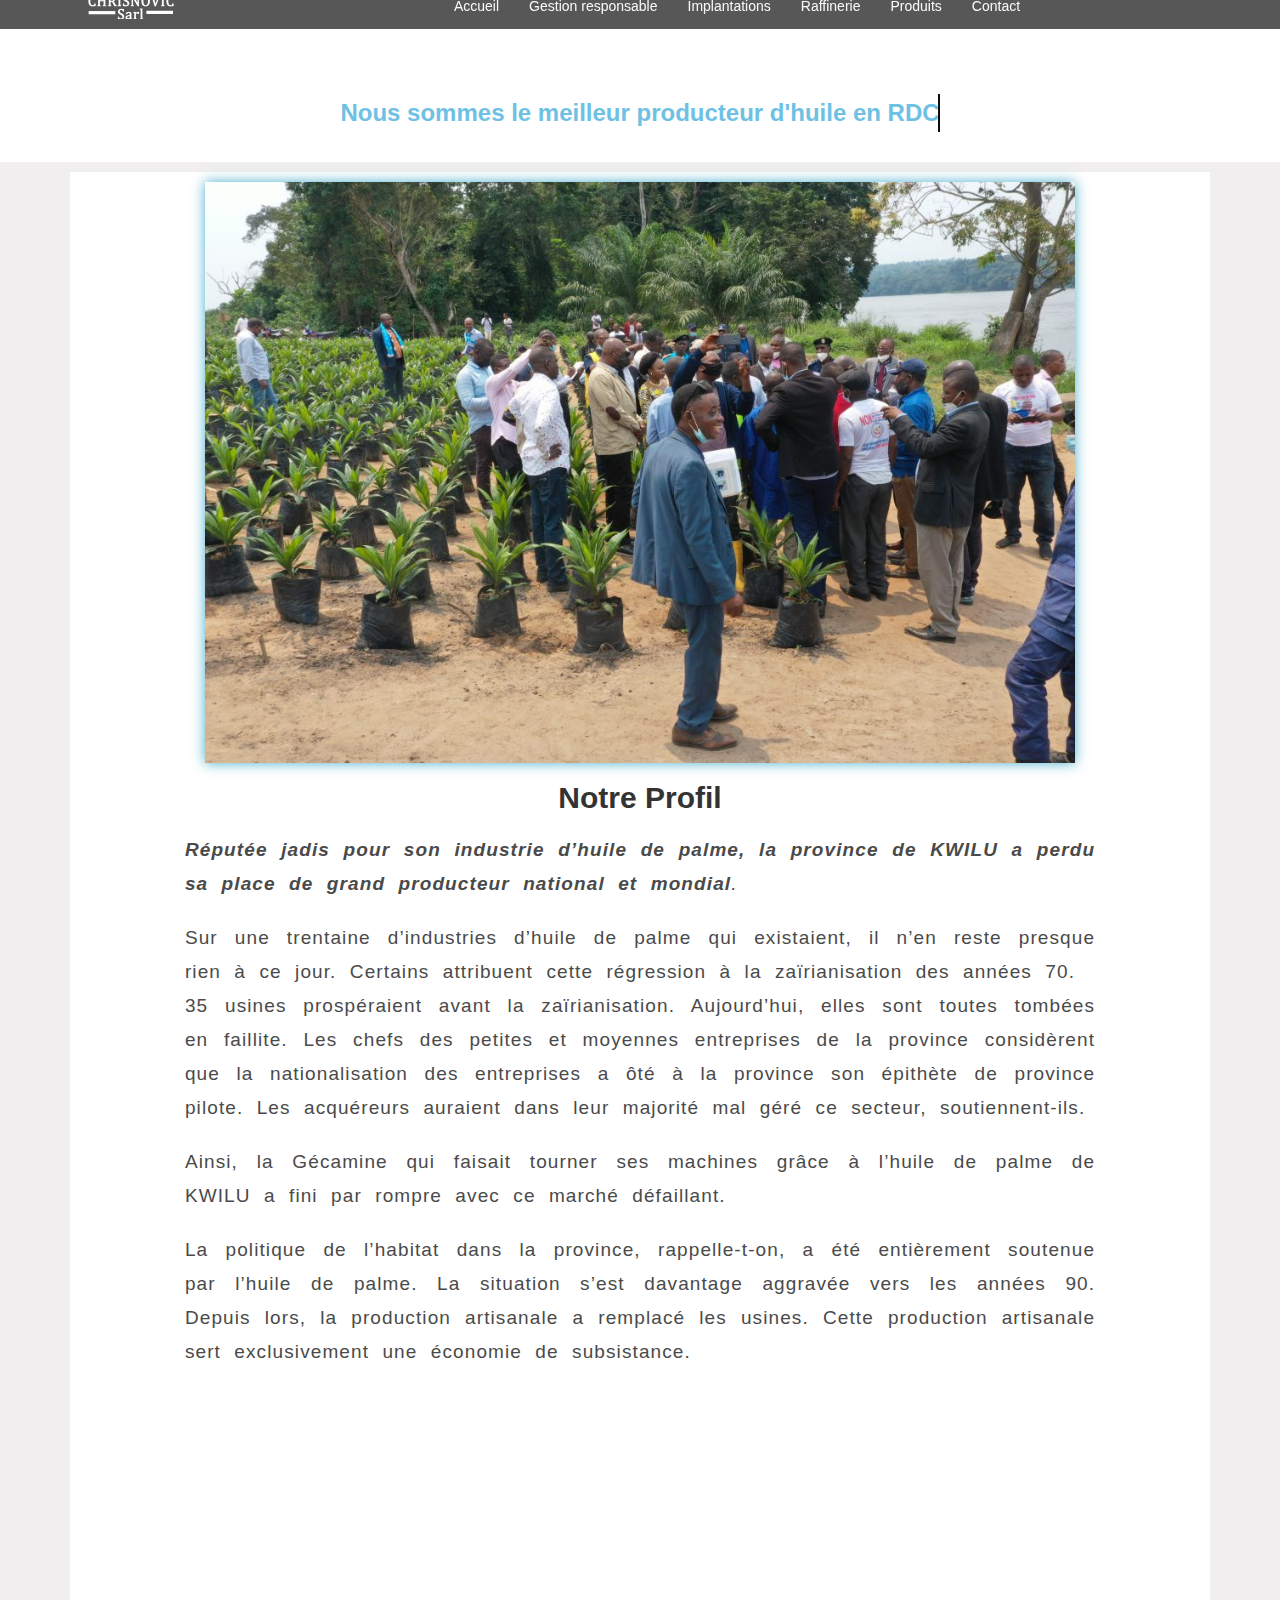
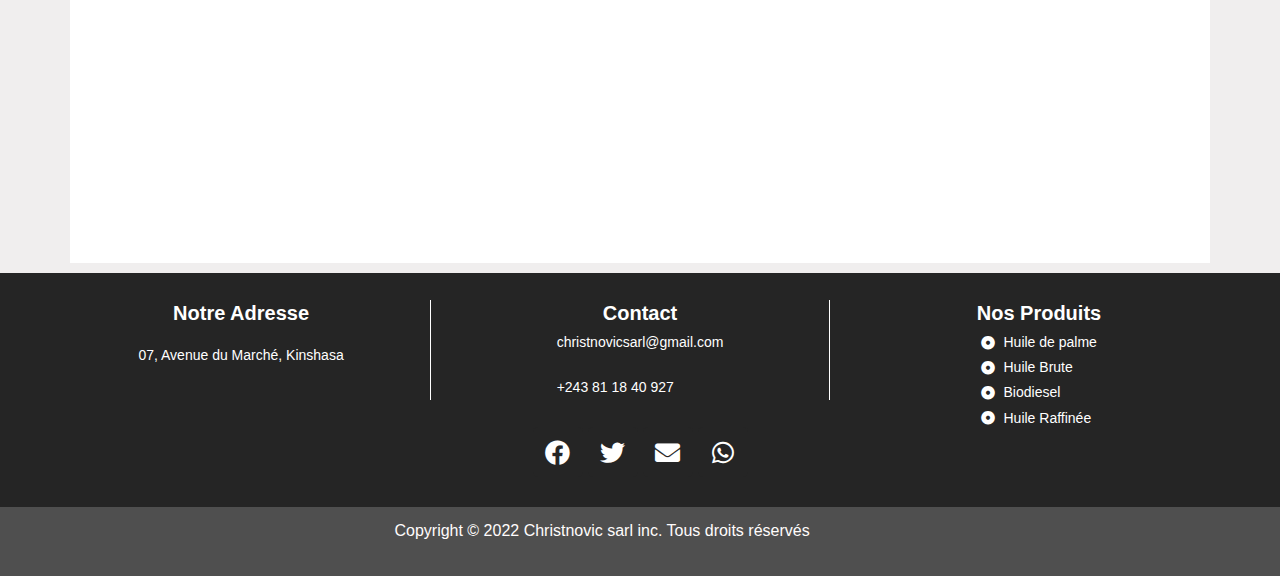
<file: profil/index.html>
<!DOCTYPE html>
<html class="html" lang="fr-FR">
<head>
	<meta charset="UTF-8">
	<link rel="profile" href="https://gmpg.org/xfn/11">

	<title>Profil &#8211; Christnovic sarl</title>
<meta name="robots" content="max-image-preview:large">
<meta name="viewport" content="width=device-width, initial-scale=1">
<link rel="dns-prefetch" href="//s.w.org">
<link rel="alternate" type="application/rss+xml" title="Christnovic sarl &raquo; Flux" href="https://andykalo.github.io/chrisnovic-sarl/feed/">
<link rel="alternate" type="application/rss+xml" title="Christnovic sarl &raquo; Flux des commentaires" href="https://andykalo.github.io/chrisnovic-sarl/comments/feed/">
<script>
window._wpemojiSettings = {"baseUrl":"https:\/\/s.w.org\/images\/core\/emoji\/14.0.0\/72x72\/","ext":".png","svgUrl":"https:\/\/s.w.org\/images\/core\/emoji\/14.0.0\/svg\/","svgExt":".svg","source":{"concatemoji":"https:\/\/andykalo.github.io\/chrisnovic-sarl\/wp-includes\/js\/wp-emoji-release.min.js?ver=6.0.2"}};
/*! This file is auto-generated */
!function(e,a,t){var n,r,o,i=a.createElement("canvas"),p=i.getContext&&i.getContext("2d");function s(e,t){var a=String.fromCharCode,e=(p.clearRect(0,0,i.width,i.height),p.fillText(a.apply(this,e),0,0),i.toDataURL());return p.clearRect(0,0,i.width,i.height),p.fillText(a.apply(this,t),0,0),e===i.toDataURL()}function c(e){var t=a.createElement("script");t.src=e,t.defer=t.type="text/javascript",a.getElementsByTagName("head")[0].appendChild(t)}for(o=Array("flag","emoji"),t.supports={everything:!0,everythingExceptFlag:!0},r=0;r<o.length;r++)t.supports[o[r]]=function(e){if(!p||!p.fillText)return!1;switch(p.textBaseline="top",p.font="600 32px Arial",e){case"flag":return s([127987,65039,8205,9895,65039],[127987,65039,8203,9895,65039])?!1:!s([55356,56826,55356,56819],[55356,56826,8203,55356,56819])&&!s([55356,57332,56128,56423,56128,56418,56128,56421,56128,56430,56128,56423,56128,56447],[55356,57332,8203,56128,56423,8203,56128,56418,8203,56128,56421,8203,56128,56430,8203,56128,56423,8203,56128,56447]);case"emoji":return!s([129777,127995,8205,129778,127999],[129777,127995,8203,129778,127999])}return!1}(o[r]),t.supports.everything=t.supports.everything&&t.supports[o[r]],"flag"!==o[r]&&(t.supports.everythingExceptFlag=t.supports.everythingExceptFlag&&t.supports[o[r]]);t.supports.everythingExceptFlag=t.supports.everythingExceptFlag&&!t.supports.flag,t.DOMReady=!1,t.readyCallback=function(){t.DOMReady=!0},t.supports.everything||(n=function(){t.readyCallback()},a.addEventListener?(a.addEventListener("DOMContentLoaded",n,!1),e.addEventListener("load",n,!1)):(e.attachEvent("onload",n),a.attachEvent("onreadystatechange",function(){"complete"===a.readyState&&t.readyCallback()})),(e=t.source||{}).concatemoji?c(e.concatemoji):e.wpemoji&&e.twemoji&&(c(e.twemoji),c(e.wpemoji)))}(window,document,window._wpemojiSettings);
</script>
<style>img.wp-smiley,
img.emoji {
	display: inline !important;
	border: none !important;
	box-shadow: none !important;
	height: 1em !important;
	width: 1em !important;
	margin: 0 0.07em !important;
	vertical-align: -0.1em !important;
	background: none !important;
	padding: 0 !important;
}</style>
	<link rel="stylesheet" id="wp-block-library-css" href="https://andykalo.github.io/chrisnovic-sarl/wp-includes/css/dist/block-library/style.min.css?ver=6.0.2" media="all">
<style id="wp-block-library-theme-inline-css">.wp-block-audio figcaption{color:#555;font-size:13px;text-align:center}.is-dark-theme .wp-block-audio figcaption{color:hsla(0,0%,100%,.65)}.wp-block-code{border:1px solid #ccc;border-radius:4px;font-family:Menlo,Consolas,monaco,monospace;padding:.8em 1em}.wp-block-embed figcaption{color:#555;font-size:13px;text-align:center}.is-dark-theme .wp-block-embed figcaption{color:hsla(0,0%,100%,.65)}.blocks-gallery-caption{color:#555;font-size:13px;text-align:center}.is-dark-theme .blocks-gallery-caption{color:hsla(0,0%,100%,.65)}.wp-block-image figcaption{color:#555;font-size:13px;text-align:center}.is-dark-theme .wp-block-image figcaption{color:hsla(0,0%,100%,.65)}.wp-block-pullquote{border-top:4px solid;border-bottom:4px solid;margin-bottom:1.75em;color:currentColor}.wp-block-pullquote__citation,.wp-block-pullquote cite,.wp-block-pullquote footer{color:currentColor;text-transform:uppercase;font-size:.8125em;font-style:normal}.wp-block-quote{border-left:.25em solid;margin:0 0 1.75em;padding-left:1em}.wp-block-quote cite,.wp-block-quote footer{color:currentColor;font-size:.8125em;position:relative;font-style:normal}.wp-block-quote.has-text-align-right{border-left:none;border-right:.25em solid;padding-left:0;padding-right:1em}.wp-block-quote.has-text-align-center{border:none;padding-left:0}.wp-block-quote.is-large,.wp-block-quote.is-style-large,.wp-block-quote.is-style-plain{border:none}.wp-block-search .wp-block-search__label{font-weight:700}:where(.wp-block-group.has-background){padding:1.25em 2.375em}.wp-block-separator.has-css-opacity{opacity:.4}.wp-block-separator{border:none;border-bottom:2px solid;margin-left:auto;margin-right:auto}.wp-block-separator.has-alpha-channel-opacity{opacity:1}.wp-block-separator:not(.is-style-wide):not(.is-style-dots){width:100px}.wp-block-separator.has-background:not(.is-style-dots){border-bottom:none;height:1px}.wp-block-separator.has-background:not(.is-style-wide):not(.is-style-dots){height:2px}.wp-block-table thead{border-bottom:3px solid}.wp-block-table tfoot{border-top:3px solid}.wp-block-table td,.wp-block-table th{padding:.5em;border:1px solid;word-break:normal}.wp-block-table figcaption{color:#555;font-size:13px;text-align:center}.is-dark-theme .wp-block-table figcaption{color:hsla(0,0%,100%,.65)}.wp-block-video figcaption{color:#555;font-size:13px;text-align:center}.is-dark-theme .wp-block-video figcaption{color:hsla(0,0%,100%,.65)}.wp-block-template-part.has-background{padding:1.25em 2.375em;margin-top:0;margin-bottom:0}</style>
<style id="global-styles-inline-css">body{--wp--preset--color--black: #000000;--wp--preset--color--cyan-bluish-gray: #abb8c3;--wp--preset--color--white: #ffffff;--wp--preset--color--pale-pink: #f78da7;--wp--preset--color--vivid-red: #cf2e2e;--wp--preset--color--luminous-vivid-orange: #ff6900;--wp--preset--color--luminous-vivid-amber: #fcb900;--wp--preset--color--light-green-cyan: #7bdcb5;--wp--preset--color--vivid-green-cyan: #00d084;--wp--preset--color--pale-cyan-blue: #8ed1fc;--wp--preset--color--vivid-cyan-blue: #0693e3;--wp--preset--color--vivid-purple: #9b51e0;--wp--preset--gradient--vivid-cyan-blue-to-vivid-purple: linear-gradient(135deg,rgba(6,147,227,1) 0%,rgb(155,81,224) 100%);--wp--preset--gradient--light-green-cyan-to-vivid-green-cyan: linear-gradient(135deg,rgb(122,220,180) 0%,rgb(0,208,130) 100%);--wp--preset--gradient--luminous-vivid-amber-to-luminous-vivid-orange: linear-gradient(135deg,rgba(252,185,0,1) 0%,rgba(255,105,0,1) 100%);--wp--preset--gradient--luminous-vivid-orange-to-vivid-red: linear-gradient(135deg,rgba(255,105,0,1) 0%,rgb(207,46,46) 100%);--wp--preset--gradient--very-light-gray-to-cyan-bluish-gray: linear-gradient(135deg,rgb(238,238,238) 0%,rgb(169,184,195) 100%);--wp--preset--gradient--cool-to-warm-spectrum: linear-gradient(135deg,rgb(74,234,220) 0%,rgb(151,120,209) 20%,rgb(207,42,186) 40%,rgb(238,44,130) 60%,rgb(251,105,98) 80%,rgb(254,248,76) 100%);--wp--preset--gradient--blush-light-purple: linear-gradient(135deg,rgb(255,206,236) 0%,rgb(152,150,240) 100%);--wp--preset--gradient--blush-bordeaux: linear-gradient(135deg,rgb(254,205,165) 0%,rgb(254,45,45) 50%,rgb(107,0,62) 100%);--wp--preset--gradient--luminous-dusk: linear-gradient(135deg,rgb(255,203,112) 0%,rgb(199,81,192) 50%,rgb(65,88,208) 100%);--wp--preset--gradient--pale-ocean: linear-gradient(135deg,rgb(255,245,203) 0%,rgb(182,227,212) 50%,rgb(51,167,181) 100%);--wp--preset--gradient--electric-grass: linear-gradient(135deg,rgb(202,248,128) 0%,rgb(113,206,126) 100%);--wp--preset--gradient--midnight: linear-gradient(135deg,rgb(2,3,129) 0%,rgb(40,116,252) 100%);--wp--preset--duotone--dark-grayscale: url('#wp-duotone-dark-grayscale');--wp--preset--duotone--grayscale: url('#wp-duotone-grayscale');--wp--preset--duotone--purple-yellow: url('#wp-duotone-purple-yellow');--wp--preset--duotone--blue-red: url('#wp-duotone-blue-red');--wp--preset--duotone--midnight: url('#wp-duotone-midnight');--wp--preset--duotone--magenta-yellow: url('#wp-duotone-magenta-yellow');--wp--preset--duotone--purple-green: url('#wp-duotone-purple-green');--wp--preset--duotone--blue-orange: url('#wp-duotone-blue-orange');--wp--preset--font-size--small: 13px;--wp--preset--font-size--medium: 20px;--wp--preset--font-size--large: 36px;--wp--preset--font-size--x-large: 42px;}.has-black-color{color: var(--wp--preset--color--black) !important;}.has-cyan-bluish-gray-color{color: var(--wp--preset--color--cyan-bluish-gray) !important;}.has-white-color{color: var(--wp--preset--color--white) !important;}.has-pale-pink-color{color: var(--wp--preset--color--pale-pink) !important;}.has-vivid-red-color{color: var(--wp--preset--color--vivid-red) !important;}.has-luminous-vivid-orange-color{color: var(--wp--preset--color--luminous-vivid-orange) !important;}.has-luminous-vivid-amber-color{color: var(--wp--preset--color--luminous-vivid-amber) !important;}.has-light-green-cyan-color{color: var(--wp--preset--color--light-green-cyan) !important;}.has-vivid-green-cyan-color{color: var(--wp--preset--color--vivid-green-cyan) !important;}.has-pale-cyan-blue-color{color: var(--wp--preset--color--pale-cyan-blue) !important;}.has-vivid-cyan-blue-color{color: var(--wp--preset--color--vivid-cyan-blue) !important;}.has-vivid-purple-color{color: var(--wp--preset--color--vivid-purple) !important;}.has-black-background-color{background-color: var(--wp--preset--color--black) !important;}.has-cyan-bluish-gray-background-color{background-color: var(--wp--preset--color--cyan-bluish-gray) !important;}.has-white-background-color{background-color: var(--wp--preset--color--white) !important;}.has-pale-pink-background-color{background-color: var(--wp--preset--color--pale-pink) !important;}.has-vivid-red-background-color{background-color: var(--wp--preset--color--vivid-red) !important;}.has-luminous-vivid-orange-background-color{background-color: var(--wp--preset--color--luminous-vivid-orange) !important;}.has-luminous-vivid-amber-background-color{background-color: var(--wp--preset--color--luminous-vivid-amber) !important;}.has-light-green-cyan-background-color{background-color: var(--wp--preset--color--light-green-cyan) !important;}.has-vivid-green-cyan-background-color{background-color: var(--wp--preset--color--vivid-green-cyan) !important;}.has-pale-cyan-blue-background-color{background-color: var(--wp--preset--color--pale-cyan-blue) !important;}.has-vivid-cyan-blue-background-color{background-color: var(--wp--preset--color--vivid-cyan-blue) !important;}.has-vivid-purple-background-color{background-color: var(--wp--preset--color--vivid-purple) !important;}.has-black-border-color{border-color: var(--wp--preset--color--black) !important;}.has-cyan-bluish-gray-border-color{border-color: var(--wp--preset--color--cyan-bluish-gray) !important;}.has-white-border-color{border-color: var(--wp--preset--color--white) !important;}.has-pale-pink-border-color{border-color: var(--wp--preset--color--pale-pink) !important;}.has-vivid-red-border-color{border-color: var(--wp--preset--color--vivid-red) !important;}.has-luminous-vivid-orange-border-color{border-color: var(--wp--preset--color--luminous-vivid-orange) !important;}.has-luminous-vivid-amber-border-color{border-color: var(--wp--preset--color--luminous-vivid-amber) !important;}.has-light-green-cyan-border-color{border-color: var(--wp--preset--color--light-green-cyan) !important;}.has-vivid-green-cyan-border-color{border-color: var(--wp--preset--color--vivid-green-cyan) !important;}.has-pale-cyan-blue-border-color{border-color: var(--wp--preset--color--pale-cyan-blue) !important;}.has-vivid-cyan-blue-border-color{border-color: var(--wp--preset--color--vivid-cyan-blue) !important;}.has-vivid-purple-border-color{border-color: var(--wp--preset--color--vivid-purple) !important;}.has-vivid-cyan-blue-to-vivid-purple-gradient-background{background: var(--wp--preset--gradient--vivid-cyan-blue-to-vivid-purple) !important;}.has-light-green-cyan-to-vivid-green-cyan-gradient-background{background: var(--wp--preset--gradient--light-green-cyan-to-vivid-green-cyan) !important;}.has-luminous-vivid-amber-to-luminous-vivid-orange-gradient-background{background: var(--wp--preset--gradient--luminous-vivid-amber-to-luminous-vivid-orange) !important;}.has-luminous-vivid-orange-to-vivid-red-gradient-background{background: var(--wp--preset--gradient--luminous-vivid-orange-to-vivid-red) !important;}.has-very-light-gray-to-cyan-bluish-gray-gradient-background{background: var(--wp--preset--gradient--very-light-gray-to-cyan-bluish-gray) !important;}.has-cool-to-warm-spectrum-gradient-background{background: var(--wp--preset--gradient--cool-to-warm-spectrum) !important;}.has-blush-light-purple-gradient-background{background: var(--wp--preset--gradient--blush-light-purple) !important;}.has-blush-bordeaux-gradient-background{background: var(--wp--preset--gradient--blush-bordeaux) !important;}.has-luminous-dusk-gradient-background{background: var(--wp--preset--gradient--luminous-dusk) !important;}.has-pale-ocean-gradient-background{background: var(--wp--preset--gradient--pale-ocean) !important;}.has-electric-grass-gradient-background{background: var(--wp--preset--gradient--electric-grass) !important;}.has-midnight-gradient-background{background: var(--wp--preset--gradient--midnight) !important;}.has-small-font-size{font-size: var(--wp--preset--font-size--small) !important;}.has-medium-font-size{font-size: var(--wp--preset--font-size--medium) !important;}.has-large-font-size{font-size: var(--wp--preset--font-size--large) !important;}.has-x-large-font-size{font-size: var(--wp--preset--font-size--x-large) !important;}</style>
<link rel="stylesheet" id="hfe-style-css" href="https://andykalo.github.io/chrisnovic-sarl/wp-content/plugins/header-footer-elementor/assets/css/header-footer-elementor.css?ver=1.6.13" media="all">
<link rel="stylesheet" id="elementor-icons-css" href="https://andykalo.github.io/chrisnovic-sarl/wp-content/plugins/elementor/assets/lib/eicons/css/elementor-icons.min.css?ver=5.16.0" media="all">
<link rel="stylesheet" id="elementor-frontend-css" href="https://andykalo.github.io/chrisnovic-sarl/wp-content/plugins/elementor/assets/css/frontend-lite.min.css?ver=3.7.7" media="all">
<link rel="stylesheet" id="elementor-post-94-css" href="https://andykalo.github.io/chrisnovic-sarl/wp-content/uploads/elementor/css/post-94.css?ver=1664886443" media="all">
<link rel="stylesheet" id="elementor-pro-css" href="https://andykalo.github.io/chrisnovic-sarl/wp-content/plugins/elementor-pro/assets/css/frontend-lite.min.css?ver=3.7.7" media="all">
<link rel="stylesheet" id="elementor-post-882-css" href="https://andykalo.github.io/chrisnovic-sarl/wp-content/uploads/elementor/css/post-882.css?ver=1665281123" media="all">
<link rel="stylesheet" id="hfe-widgets-style-css" href="https://andykalo.github.io/chrisnovic-sarl/wp-content/plugins/header-footer-elementor/inc/widgets-css/frontend.css?ver=1.6.13" media="all">
<link rel="stylesheet" id="elementor-post-459-css" href="https://andykalo.github.io/chrisnovic-sarl/wp-content/uploads/elementor/css/post-459.css?ver=1665388297" media="all">
<link rel="stylesheet" id="font-awesome-css" href="https://andykalo.github.io/chrisnovic-sarl/wp-content/themes/oceanwp/assets/fonts/fontawesome/css/all.min.css?ver=5.15.1" media="all">
<link rel="stylesheet" id="simple-line-icons-css" href="https://andykalo.github.io/chrisnovic-sarl/wp-content/themes/oceanwp/assets/css/third/simple-line-icons.min.css?ver=2.4.0" media="all">
<link rel="stylesheet" id="oceanwp-style-css" href="https://andykalo.github.io/chrisnovic-sarl/wp-content/themes/oceanwp/assets/css/style.min.css?ver=3.3.5" media="all">
<link rel="stylesheet" id="eael-general-css" href="https://andykalo.github.io/chrisnovic-sarl/wp-content/plugins/essential-addons-for-elementor-lite/assets/front-end/css/view/general.min.css?ver=5.3.2" media="all">
<link rel="stylesheet" id="google-fonts-1-css" href="https://fonts.googleapis.com/css?family=Roboto%3A100%2C100italic%2C200%2C200italic%2C300%2C300italic%2C400%2C400italic%2C500%2C500italic%2C600%2C600italic%2C700%2C700italic%2C800%2C800italic%2C900%2C900italic%7CRoboto+Slab%3A100%2C100italic%2C200%2C200italic%2C300%2C300italic%2C400%2C400italic%2C500%2C500italic%2C600%2C600italic%2C700%2C700italic%2C800%2C800italic%2C900%2C900italic&#038;display=auto&#038;ver=6.0.2" media="all">
<link rel="stylesheet" id="elementor-icons-shared-0-css" href="https://andykalo.github.io/chrisnovic-sarl/wp-content/plugins/elementor/assets/lib/font-awesome/css/fontawesome.min.css?ver=5.15.3" media="all">
<link rel="stylesheet" id="elementor-icons-fa-solid-css" href="https://andykalo.github.io/chrisnovic-sarl/wp-content/plugins/elementor/assets/lib/font-awesome/css/solid.min.css?ver=5.15.3" media="all">
<link rel="stylesheet" id="elementor-icons-fa-brands-css" href="https://andykalo.github.io/chrisnovic-sarl/wp-content/plugins/elementor/assets/lib/font-awesome/css/brands.min.css?ver=5.15.3" media="all">
<script src="https://andykalo.github.io/chrisnovic-sarl/wp-includes/js/jquery/jquery.min.js?ver=3.6.0" id="jquery-core-js"></script>
<script src="https://andykalo.github.io/chrisnovic-sarl/wp-includes/js/jquery/jquery-migrate.min.js?ver=3.3.2" id="jquery-migrate-js"></script>
<link rel="https://api.w.org/" href="https://andykalo.github.io/chrisnovic-sarl/wp-json/">
<link rel="alternate" type="application/json" href="https://andykalo.github.io/chrisnovic-sarl/wp-json/wp/v2/pages/882">
<link rel="EditURI" type="application/rsd+xml" title="RSD" href="https://andykalo.github.io/chrisnovic-sarl/xmlrpc.php?rsd">
<link rel="wlwmanifest" type="application/wlwmanifest+xml" href="https://andykalo.github.io/chrisnovic-sarl/wp-includes/wlwmanifest.xml"> 
<meta name="generator" content="WordPress 6.0.2">
<link rel="canonical" href="https://andykalo.github.io/chrisnovic-sarl/profil/">
<link rel="shortlink" href="https://andykalo.github.io/chrisnovic-sarl/?p=882">
<link rel="alternate" type="application/json+oembed" href="https://andykalo.github.io/chrisnovic-sarl/wp-json/oembed/1.0/embed?url=https%3A%2F%2Fandykalo.github.io%2Fchrisnovic-sarl%2Fprofil%2F">
<link rel="alternate" type="text/xml+oembed" href="https://andykalo.github.io/chrisnovic-sarl/wp-json/oembed/1.0/embed?url=https%3A%2F%2Fandykalo.github.io%2Fchrisnovic-sarl%2Fprofil%2F&#038;format=xml">
<!-- OceanWP CSS -->
<style type="text/css">/* Header CSS */#site-header.has-header-media .overlay-header-media{background-color:rgba(0,0,0,0.5)}</style>
</head>

<body class="page-template page-template-elementor_header_footer page page-id-882 wp-custom-logo wp-embed-responsive ehf-footer ehf-template-oceanwp ehf-stylesheet-oceanwp oceanwp-theme dropdown-mobile no-header-border default-breakpoint has-sidebar content-right-sidebar page-header-disabled elementor-default elementor-template-full-width elementor-kit-94 elementor-page elementor-page-882" itemscope="itemscope" itemtype="https://schema.org/WebPage">

	<svg xmlns="http://www.w3.org/2000/svg" viewbox="0 0 0 0" width="0" height="0" focusable="false" role="none" style="visibility: hidden; position: absolute; left: -9999px; overflow: hidden;"><defs><filter id="wp-duotone-dark-grayscale"><fecolormatrix color-interpolation-filters="sRGB" type="matrix" values=" .299 .587 .114 0 0 .299 .587 .114 0 0 .299 .587 .114 0 0 .299 .587 .114 0 0 "></fecolormatrix><fecomponenttransfer color-interpolation-filters="sRGB"><fefuncr type="table" tablevalues="0 0.49803921568627"></fefuncr><fefuncg type="table" tablevalues="0 0.49803921568627"></fefuncg><fefuncb type="table" tablevalues="0 0.49803921568627"></fefuncb><fefunca type="table" tablevalues="1 1"></fefunca></fecomponenttransfer><fecomposite in2="SourceGraphic" operator="in"></fecomposite></filter></defs></svg><svg xmlns="http://www.w3.org/2000/svg" viewbox="0 0 0 0" width="0" height="0" focusable="false" role="none" style="visibility: hidden; position: absolute; left: -9999px; overflow: hidden;"><defs><filter id="wp-duotone-grayscale"><fecolormatrix color-interpolation-filters="sRGB" type="matrix" values=" .299 .587 .114 0 0 .299 .587 .114 0 0 .299 .587 .114 0 0 .299 .587 .114 0 0 "></fecolormatrix><fecomponenttransfer color-interpolation-filters="sRGB"><fefuncr type="table" tablevalues="0 1"></fefuncr><fefuncg type="table" tablevalues="0 1"></fefuncg><fefuncb type="table" tablevalues="0 1"></fefuncb><fefunca type="table" tablevalues="1 1"></fefunca></fecomponenttransfer><fecomposite in2="SourceGraphic" operator="in"></fecomposite></filter></defs></svg><svg xmlns="http://www.w3.org/2000/svg" viewbox="0 0 0 0" width="0" height="0" focusable="false" role="none" style="visibility: hidden; position: absolute; left: -9999px; overflow: hidden;"><defs><filter id="wp-duotone-purple-yellow"><fecolormatrix color-interpolation-filters="sRGB" type="matrix" values=" .299 .587 .114 0 0 .299 .587 .114 0 0 .299 .587 .114 0 0 .299 .587 .114 0 0 "></fecolormatrix><fecomponenttransfer color-interpolation-filters="sRGB"><fefuncr type="table" tablevalues="0.54901960784314 0.98823529411765"></fefuncr><fefuncg type="table" tablevalues="0 1"></fefuncg><fefuncb type="table" tablevalues="0.71764705882353 0.25490196078431"></fefuncb><fefunca type="table" tablevalues="1 1"></fefunca></fecomponenttransfer><fecomposite in2="SourceGraphic" operator="in"></fecomposite></filter></defs></svg><svg xmlns="http://www.w3.org/2000/svg" viewbox="0 0 0 0" width="0" height="0" focusable="false" role="none" style="visibility: hidden; position: absolute; left: -9999px; overflow: hidden;"><defs><filter id="wp-duotone-blue-red"><fecolormatrix color-interpolation-filters="sRGB" type="matrix" values=" .299 .587 .114 0 0 .299 .587 .114 0 0 .299 .587 .114 0 0 .299 .587 .114 0 0 "></fecolormatrix><fecomponenttransfer color-interpolation-filters="sRGB"><fefuncr type="table" tablevalues="0 1"></fefuncr><fefuncg type="table" tablevalues="0 0.27843137254902"></fefuncg><fefuncb type="table" tablevalues="0.5921568627451 0.27843137254902"></fefuncb><fefunca type="table" tablevalues="1 1"></fefunca></fecomponenttransfer><fecomposite in2="SourceGraphic" operator="in"></fecomposite></filter></defs></svg><svg xmlns="http://www.w3.org/2000/svg" viewbox="0 0 0 0" width="0" height="0" focusable="false" role="none" style="visibility: hidden; position: absolute; left: -9999px; overflow: hidden;"><defs><filter id="wp-duotone-midnight"><fecolormatrix color-interpolation-filters="sRGB" type="matrix" values=" .299 .587 .114 0 0 .299 .587 .114 0 0 .299 .587 .114 0 0 .299 .587 .114 0 0 "></fecolormatrix><fecomponenttransfer color-interpolation-filters="sRGB"><fefuncr type="table" tablevalues="0 0"></fefuncr><fefuncg type="table" tablevalues="0 0.64705882352941"></fefuncg><fefuncb type="table" tablevalues="0 1"></fefuncb><fefunca type="table" tablevalues="1 1"></fefunca></fecomponenttransfer><fecomposite in2="SourceGraphic" operator="in"></fecomposite></filter></defs></svg><svg xmlns="http://www.w3.org/2000/svg" viewbox="0 0 0 0" width="0" height="0" focusable="false" role="none" style="visibility: hidden; position: absolute; left: -9999px; overflow: hidden;"><defs><filter id="wp-duotone-magenta-yellow"><fecolormatrix color-interpolation-filters="sRGB" type="matrix" values=" .299 .587 .114 0 0 .299 .587 .114 0 0 .299 .587 .114 0 0 .299 .587 .114 0 0 "></fecolormatrix><fecomponenttransfer color-interpolation-filters="sRGB"><fefuncr type="table" tablevalues="0.78039215686275 1"></fefuncr><fefuncg type="table" tablevalues="0 0.94901960784314"></fefuncg><fefuncb type="table" tablevalues="0.35294117647059 0.47058823529412"></fefuncb><fefunca type="table" tablevalues="1 1"></fefunca></fecomponenttransfer><fecomposite in2="SourceGraphic" operator="in"></fecomposite></filter></defs></svg><svg xmlns="http://www.w3.org/2000/svg" viewbox="0 0 0 0" width="0" height="0" focusable="false" role="none" style="visibility: hidden; position: absolute; left: -9999px; overflow: hidden;"><defs><filter id="wp-duotone-purple-green"><fecolormatrix color-interpolation-filters="sRGB" type="matrix" values=" .299 .587 .114 0 0 .299 .587 .114 0 0 .299 .587 .114 0 0 .299 .587 .114 0 0 "></fecolormatrix><fecomponenttransfer color-interpolation-filters="sRGB"><fefuncr type="table" tablevalues="0.65098039215686 0.40392156862745"></fefuncr><fefuncg type="table" tablevalues="0 1"></fefuncg><fefuncb type="table" tablevalues="0.44705882352941 0.4"></fefuncb><fefunca type="table" tablevalues="1 1"></fefunca></fecomponenttransfer><fecomposite in2="SourceGraphic" operator="in"></fecomposite></filter></defs></svg><svg xmlns="http://www.w3.org/2000/svg" viewbox="0 0 0 0" width="0" height="0" focusable="false" role="none" style="visibility: hidden; position: absolute; left: -9999px; overflow: hidden;"><defs><filter id="wp-duotone-blue-orange"><fecolormatrix color-interpolation-filters="sRGB" type="matrix" values=" .299 .587 .114 0 0 .299 .587 .114 0 0 .299 .587 .114 0 0 .299 .587 .114 0 0 "></fecolormatrix><fecomponenttransfer color-interpolation-filters="sRGB"><fefuncr type="table" tablevalues="0.098039215686275 1"></fefuncr><fefuncg type="table" tablevalues="0 0.66274509803922"></fefuncg><fefuncb type="table" tablevalues="0.84705882352941 0.41960784313725"></fefuncb><fefunca type="table" tablevalues="1 1"></fefunca></fecomponenttransfer><fecomposite in2="SourceGraphic" operator="in"></fecomposite></filter></defs></svg>
	
	<div id="outer-wrap" class="site clr">

		<a class="skip-link screen-reader-text" href="#main">Skip to content</a>

		
		<div id="wrap" class="clr">

			
			
<header id="site-header" class="custom-header clr" data-height="74" itemscope="itemscope" itemtype="https://schema.org/WPHeader" role="banner">

	
		

<div id="site-header-inner" class="clr">

	
</div>


<div id="mobile-dropdown" class="clr">

	<nav class="clr" itemscope="itemscope" itemtype="https://schema.org/SiteNavigationElement">

		
<div id="mobile-menu-search" class="clr">
	<form aria-label="Rechercher sur ce site" method="get" action="http://localhost/Chrisnovic/Site/" class="mobile-searchform">
		<input aria-label="Insert search query" value="" class="field" id="ocean-mobile-search-1" type="search" name="s" autocomplete="off" placeholder="Rechercher">
		<button aria-label="Envoyer la recherche" type="submit" class="searchform-submit">
			<i class=" icon-magnifier" aria-hidden="true" role="img"></i>		</button>
					</form>
</div>
<!-- .mobile-menu-search -->

	</nav>

</div>


		
		
</header><!-- #site-header -->


			
			<main id="main" class="site-main clr" role="main">

						<div data-elementor-type="wp-page" data-elementor-id="882" class="elementor elementor-882">
							<div class="elementor-element elementor-element-666b94bd e-container--row e-container" data-id="666b94bd" data-element_type="container" data-settings="{&quot;background_background&quot;:&quot;classic&quot;,&quot;sticky&quot;:&quot;top&quot;,&quot;sticky_offset_mobile&quot;:0,&quot;sticky_effects_offset_mobile&quot;:0,&quot;sticky_on&quot;:[&quot;desktop&quot;,&quot;tablet&quot;],&quot;position&quot;:&quot;fixed&quot;,&quot;sticky_offset&quot;:0,&quot;sticky_effects_offset&quot;:0}">		<div class="elementor-element elementor-element-66ef9dc4 e-container--column e-container" data-id="66ef9dc4" data-element_type="container">				<div class="elementor-element elementor-element-5c1990f8 elementor-widget elementor-widget-site-logo" data-id="5c1990f8" data-element_type="widget" data-settings="{&quot;align_mobile&quot;:&quot;center&quot;,&quot;width_mobile&quot;:{&quot;unit&quot;:&quot;%&quot;,&quot;size&quot;:100,&quot;sizes&quot;:[]},&quot;align&quot;:&quot;center&quot;,&quot;width&quot;:{&quot;unit&quot;:&quot;%&quot;,&quot;size&quot;:&quot;&quot;,&quot;sizes&quot;:[]},&quot;width_tablet&quot;:{&quot;unit&quot;:&quot;%&quot;,&quot;size&quot;:&quot;&quot;,&quot;sizes&quot;:[]},&quot;space&quot;:{&quot;unit&quot;:&quot;%&quot;,&quot;size&quot;:&quot;&quot;,&quot;sizes&quot;:[]},&quot;space_tablet&quot;:{&quot;unit&quot;:&quot;%&quot;,&quot;size&quot;:&quot;&quot;,&quot;sizes&quot;:[]},&quot;space_mobile&quot;:{&quot;unit&quot;:&quot;%&quot;,&quot;size&quot;:&quot;&quot;,&quot;sizes&quot;:[]},&quot;image_border_radius&quot;:{&quot;unit&quot;:&quot;px&quot;,&quot;top&quot;:&quot;&quot;,&quot;right&quot;:&quot;&quot;,&quot;bottom&quot;:&quot;&quot;,&quot;left&quot;:&quot;&quot;,&quot;isLinked&quot;:true},&quot;image_border_radius_tablet&quot;:{&quot;unit&quot;:&quot;px&quot;,&quot;top&quot;:&quot;&quot;,&quot;right&quot;:&quot;&quot;,&quot;bottom&quot;:&quot;&quot;,&quot;left&quot;:&quot;&quot;,&quot;isLinked&quot;:true},&quot;image_border_radius_mobile&quot;:{&quot;unit&quot;:&quot;px&quot;,&quot;top&quot;:&quot;&quot;,&quot;right&quot;:&quot;&quot;,&quot;bottom&quot;:&quot;&quot;,&quot;left&quot;:&quot;&quot;,&quot;isLinked&quot;:true},&quot;caption_padding&quot;:{&quot;unit&quot;:&quot;px&quot;,&quot;top&quot;:&quot;&quot;,&quot;right&quot;:&quot;&quot;,&quot;bottom&quot;:&quot;&quot;,&quot;left&quot;:&quot;&quot;,&quot;isLinked&quot;:true},&quot;caption_padding_tablet&quot;:{&quot;unit&quot;:&quot;px&quot;,&quot;top&quot;:&quot;&quot;,&quot;right&quot;:&quot;&quot;,&quot;bottom&quot;:&quot;&quot;,&quot;left&quot;:&quot;&quot;,&quot;isLinked&quot;:true},&quot;caption_padding_mobile&quot;:{&quot;unit&quot;:&quot;px&quot;,&quot;top&quot;:&quot;&quot;,&quot;right&quot;:&quot;&quot;,&quot;bottom&quot;:&quot;&quot;,&quot;left&quot;:&quot;&quot;,&quot;isLinked&quot;:true},&quot;caption_space&quot;:{&quot;unit&quot;:&quot;px&quot;,&quot;size&quot;:0,&quot;sizes&quot;:[]},&quot;caption_space_tablet&quot;:{&quot;unit&quot;:&quot;px&quot;,&quot;size&quot;:&quot;&quot;,&quot;sizes&quot;:[]},&quot;caption_space_mobile&quot;:{&quot;unit&quot;:&quot;px&quot;,&quot;size&quot;:&quot;&quot;,&quot;sizes&quot;:[]}}" data-widget_type="site-logo.default">
				<div class="elementor-widget-container">
					<div class="hfe-site-logo">
													<a data-elementor-open-lightbox="" class="elementor-clickable" href="https://andykalo.github.io/chrisnovic-sarl">
							<div class="hfe-site-logo-set">           
				<div class="hfe-site-logo-container">
					<img class="hfe-site-logo-img elementor-animation-" src="https://andykalo.github.io/chrisnovic-sarl/wp-content/uploads/elementor/thumbs/logo1-pvwf3kwyxq1qex29h83fq8pf6j7jyle5hq54cttbay.png" alt="logo1">
				</div>
			</div>
							</a>
						</div>  
					</div>
				</div>
		</div>		<div class="elementor-element elementor-element-2d373123 elementor-nav-menu__align-center elementor-widget__width-inherit elementor-widget-tablet__width-inherit elementor-widget-mobile__width-inherit elementor-absolute elementor-nav-menu--dropdown-tablet elementor-nav-menu__text-align-aside elementor-nav-menu--toggle elementor-nav-menu--burger elementor-widget elementor-widget-nav-menu" data-id="2d373123" data-element_type="widget" data-settings="{&quot;toggle_icon_hover_animation&quot;:&quot;grow&quot;,&quot;_animation_tablet&quot;:&quot;none&quot;,&quot;_position&quot;:&quot;absolute&quot;,&quot;layout&quot;:&quot;horizontal&quot;,&quot;submenu_icon&quot;:{&quot;value&quot;:&quot;&lt;i class=\&quot;fas fa-caret-down\&quot;&gt;&lt;\/i&gt;&quot;,&quot;library&quot;:&quot;fa-solid&quot;},&quot;toggle&quot;:&quot;burger&quot;}" data-widget_type="nav-menu.default">
				<div class="elementor-widget-container">
			<link rel="stylesheet" href="https://andykalo.github.io/chrisnovic-sarl/wp-content/plugins/elementor-pro/assets/css/widget-nav-menu.min.css">			<nav migration_allowed="1" migrated="0" role="navigation" class="elementor-nav-menu--main elementor-nav-menu__container elementor-nav-menu--layout-horizontal e--pointer-text e--animation-grow">
				<ul id="menu-1-2d373123" class="elementor-nav-menu">
<li class="menu-item menu-item-type-post_type menu-item-object-page menu-item-home menu-item-857"><a href="https://andykalo.github.io/chrisnovic-sarl/" class="elementor-item">Accueil</a></li>
<li class="menu-item menu-item-type-post_type menu-item-object-page current-menu-ancestor current-menu-parent current_page_parent current_page_ancestor menu-item-has-children menu-item-409">
<a href="https://andykalo.github.io/chrisnovic-sarl/gestion-responsable/" class="elementor-item">Gestion responsable</a>
<ul class="sub-menu elementor-nav-menu--dropdown">
	<li class="menu-item menu-item-type-post_type menu-item-object-page current-menu-item page_item page-item-882 current_page_item menu-item-907"><a href="https://andykalo.github.io/chrisnovic-sarl/profil/" aria-current="page" class="elementor-sub-item elementor-item-active">Profil</a></li>
	<li class="menu-item menu-item-type-post_type menu-item-object-page menu-item-924"><a href="https://andykalo.github.io/chrisnovic-sarl/mission/" class="elementor-sub-item">Mission</a></li>
	<li class="menu-item menu-item-type-post_type menu-item-object-page menu-item-923"><a href="https://andykalo.github.io/chrisnovic-sarl/vision/" class="elementor-sub-item">Vision</a></li>
	<li class="menu-item menu-item-type-post_type menu-item-object-page menu-item-922"><a href="https://andykalo.github.io/chrisnovic-sarl/environnement/" class="elementor-sub-item">Environnement</a></li>
</ul>
</li>
<li class="menu-item menu-item-type-post_type menu-item-object-page menu-item-has-children menu-item-410">
<a href="https://andykalo.github.io/chrisnovic-sarl/implantations/" class="elementor-item">Implantations</a>
<ul class="sub-menu elementor-nav-menu--dropdown">
	<li class="menu-item menu-item-type-custom menu-item-object-custom menu-item-417"><a href="#" class="elementor-sub-item elementor-item-anchor">Géo-localisation</a></li>
	<li class="menu-item menu-item-type-post_type menu-item-object-page menu-item-has-children menu-item-420">
<a href="https://andykalo.github.io/chrisnovic-sarl/exploitation-site/" class="elementor-sub-item">Exploitation Site</a>
	<ul class="sub-menu elementor-nav-menu--dropdown">
		<li class="menu-item menu-item-type-custom menu-item-object-custom menu-item-421"><a href="#" class="elementor-sub-item elementor-item-anchor">Plantation Luthe</a></li>
		<li class="menu-item menu-item-type-custom menu-item-object-custom menu-item-422"><a href="#" class="elementor-sub-item elementor-item-anchor">Plantation Milundu</a></li>
		<li class="menu-item menu-item-type-custom menu-item-object-custom menu-item-423"><a href="#" class="elementor-sub-item elementor-item-anchor">Plantation Pindi</a></li>
		<li class="menu-item menu-item-type-custom menu-item-object-custom menu-item-424"><a href="#" class="elementor-sub-item elementor-item-anchor">Plantation Tango</a></li>
		<li class="menu-item menu-item-type-custom menu-item-object-custom menu-item-425"><a href="#" class="elementor-sub-item elementor-item-anchor">Plantation Lundu</a></li>
		<li class="menu-item menu-item-type-custom menu-item-object-custom menu-item-426"><a href="#" class="elementor-sub-item elementor-item-anchor">Plantation Kumbi</a></li>
	</ul>
</li>
</ul>
</li>
<li class="menu-item menu-item-type-post_type menu-item-object-page menu-item-412"><a href="https://andykalo.github.io/chrisnovic-sarl/raffinerie/" class="elementor-item">Raffinerie</a></li>
<li class="menu-item menu-item-type-post_type menu-item-object-page menu-item-411"><a href="https://andykalo.github.io/chrisnovic-sarl/produits/" class="elementor-item">Produits</a></li>
<li class="menu-item menu-item-type-post_type menu-item-object-page menu-item-429"><a href="https://andykalo.github.io/chrisnovic-sarl/contact/" class="elementor-item">Contact</a></li>
</ul>			</nav>
					<div class="elementor-menu-toggle" role="button" tabindex="0" aria-label="Menu Toggle" aria-expanded="false">
			<i aria-hidden="true" role="presentation" class="elementor-menu-toggle__icon--open elementor-animation-grow eicon-menu-bar"></i><i aria-hidden="true" role="presentation" class="elementor-menu-toggle__icon--close elementor-animation-grow eicon-close"></i>			<span class="elementor-screen-only">Menu</span>
		</div>
			<nav class="elementor-nav-menu--dropdown elementor-nav-menu__container" role="navigation" aria-hidden="true">
				<ul id="menu-2-2d373123" class="elementor-nav-menu">
<li class="menu-item menu-item-type-post_type menu-item-object-page menu-item-home menu-item-857"><a href="https://andykalo.github.io/chrisnovic-sarl/" class="elementor-item" tabindex="-1">Accueil</a></li>
<li class="menu-item menu-item-type-post_type menu-item-object-page current-menu-ancestor current-menu-parent current_page_parent current_page_ancestor menu-item-has-children menu-item-409">
<a href="https://andykalo.github.io/chrisnovic-sarl/gestion-responsable/" class="elementor-item" tabindex="-1">Gestion responsable</a>
<ul class="sub-menu elementor-nav-menu--dropdown">
	<li class="menu-item menu-item-type-post_type menu-item-object-page current-menu-item page_item page-item-882 current_page_item menu-item-907"><a href="https://andykalo.github.io/chrisnovic-sarl/profil/" aria-current="page" class="elementor-sub-item elementor-item-active" tabindex="-1">Profil</a></li>
	<li class="menu-item menu-item-type-post_type menu-item-object-page menu-item-924"><a href="https://andykalo.github.io/chrisnovic-sarl/mission/" class="elementor-sub-item" tabindex="-1">Mission</a></li>
	<li class="menu-item menu-item-type-post_type menu-item-object-page menu-item-923"><a href="https://andykalo.github.io/chrisnovic-sarl/vision/" class="elementor-sub-item" tabindex="-1">Vision</a></li>
	<li class="menu-item menu-item-type-post_type menu-item-object-page menu-item-922"><a href="https://andykalo.github.io/chrisnovic-sarl/environnement/" class="elementor-sub-item" tabindex="-1">Environnement</a></li>
</ul>
</li>
<li class="menu-item menu-item-type-post_type menu-item-object-page menu-item-has-children menu-item-410">
<a href="https://andykalo.github.io/chrisnovic-sarl/implantations/" class="elementor-item" tabindex="-1">Implantations</a>
<ul class="sub-menu elementor-nav-menu--dropdown">
	<li class="menu-item menu-item-type-custom menu-item-object-custom menu-item-417"><a href="#" class="elementor-sub-item elementor-item-anchor" tabindex="-1">Géo-localisation</a></li>
	<li class="menu-item menu-item-type-post_type menu-item-object-page menu-item-has-children menu-item-420">
<a href="https://andykalo.github.io/chrisnovic-sarl/exploitation-site/" class="elementor-sub-item" tabindex="-1">Exploitation Site</a>
	<ul class="sub-menu elementor-nav-menu--dropdown">
		<li class="menu-item menu-item-type-custom menu-item-object-custom menu-item-421"><a href="#" class="elementor-sub-item elementor-item-anchor" tabindex="-1">Plantation Luthe</a></li>
		<li class="menu-item menu-item-type-custom menu-item-object-custom menu-item-422"><a href="#" class="elementor-sub-item elementor-item-anchor" tabindex="-1">Plantation Milundu</a></li>
		<li class="menu-item menu-item-type-custom menu-item-object-custom menu-item-423"><a href="#" class="elementor-sub-item elementor-item-anchor" tabindex="-1">Plantation Pindi</a></li>
		<li class="menu-item menu-item-type-custom menu-item-object-custom menu-item-424"><a href="#" class="elementor-sub-item elementor-item-anchor" tabindex="-1">Plantation Tango</a></li>
		<li class="menu-item menu-item-type-custom menu-item-object-custom menu-item-425"><a href="#" class="elementor-sub-item elementor-item-anchor" tabindex="-1">Plantation Lundu</a></li>
		<li class="menu-item menu-item-type-custom menu-item-object-custom menu-item-426"><a href="#" class="elementor-sub-item elementor-item-anchor" tabindex="-1">Plantation Kumbi</a></li>
	</ul>
</li>
</ul>
</li>
<li class="menu-item menu-item-type-post_type menu-item-object-page menu-item-412"><a href="https://andykalo.github.io/chrisnovic-sarl/raffinerie/" class="elementor-item" tabindex="-1">Raffinerie</a></li>
<li class="menu-item menu-item-type-post_type menu-item-object-page menu-item-411"><a href="https://andykalo.github.io/chrisnovic-sarl/produits/" class="elementor-item" tabindex="-1">Produits</a></li>
<li class="menu-item menu-item-type-post_type menu-item-object-page menu-item-429"><a href="https://andykalo.github.io/chrisnovic-sarl/contact/" class="elementor-item" tabindex="-1">Contact</a></li>
</ul>			</nav>
				</div>
				</div>
		</div>
<div class="elementor-element elementor-element-22fc032 e-container--column e-container" data-id="22fc032" data-element_type="container">				<div class="elementor-element elementor-element-5775451 elementor-widget elementor-widget-spacer" data-id="5775451" data-element_type="widget" data-widget_type="spacer.default">
				<div class="elementor-widget-container">
			<style>/*! elementor - v3.7.7 - 20-09-2022 */
.elementor-column .elementor-spacer-inner{height:var(--spacer-size)}.e-container{--container-widget-width:100%}.e-container>.elementor-widget-spacer{width:var(--container-widget-width,var(--spacer-size));-ms-flex-item-align:stretch;align-self:stretch;-ms-flex-negative:0;flex-shrink:0}.e-container>.elementor-widget-spacer>.elementor-widget-container,.e-container>.elementor-widget-spacer>.elementor-widget-container>.elementor-spacer{height:100%}.e-container>.elementor-widget-spacer>.elementor-widget-container>.elementor-spacer>.elementor-spacer-inner{height:var(--container-widget-height,var(--spacer-size))}</style>		<div class="elementor-spacer">
			<div class="elementor-spacer-inner"></div>
		</div>
				</div>
				</div>
				<div class="elementor-element elementor-element-f1bf970 elementor-headline--style-rotate elementor-widget elementor-widget-animated-headline" data-id="f1bf970" data-element_type="widget" data-settings="{&quot;headline_style&quot;:&quot;rotate&quot;,&quot;animation_type&quot;:&quot;clip&quot;,&quot;rotating_text&quot;:&quot;Nous sommes le meilleur producteur d&#039;huile en RDC&quot;,&quot;rotate_iteration_delay&quot;:5000,&quot;loop&quot;:&quot;yes&quot;}" data-widget_type="animated-headline.default">
				<div class="elementor-widget-container">
			<link rel="stylesheet" href="https://andykalo.github.io/chrisnovic-sarl/wp-content/plugins/elementor-pro/assets/css/widget-animated-headline.min.css">		<h3 class="elementor-headline elementor-headline-animation-type-clip">
				<span class="elementor-headline-dynamic-wrapper elementor-headline-text-wrapper">
					<span class="elementor-headline-dynamic-text elementor-headline-text-active">
				Nous&nbsp;sommes&nbsp;le&nbsp;meilleur&nbsp;producteur&nbsp;d'huile&nbsp;en&nbsp;RDC			</span>
						</span>
				</h3>
				</div>
				</div>
		</div>
<div class="elementor-element elementor-element-8d2971f e-container--column e-container" data-id="8d2971f" data-element_type="container" data-settings="{&quot;background_background&quot;:&quot;classic&quot;}">		<div class="elementor-element elementor-element-4d20bdf e-container--column e-container" data-id="4d20bdf" data-element_type="container" data-settings="{&quot;background_background&quot;:&quot;classic&quot;}">				<div class="elementor-element elementor-element-49431b9 elementor-invisible elementor-widget elementor-widget-image" data-id="49431b9" data-element_type="widget" data-settings="{&quot;_animation&quot;:&quot;zoomIn&quot;,&quot;_animation_tablet&quot;:&quot;zoomIn&quot;,&quot;_animation_mobile&quot;:&quot;zoomIn&quot;}" data-widget_type="image.default">
				<div class="elementor-widget-container">
			<style>/*! elementor - v3.7.7 - 20-09-2022 */
.elementor-widget-image{text-align:center}.elementor-widget-image a{display:inline-block}.elementor-widget-image a img[src$=".svg"]{width:48px}.elementor-widget-image img{vertical-align:middle;display:inline-block}</style>												<img width="1024" height="683" src="https://andykalo.github.io/chrisnovic-sarl/wp-content/uploads/2022/10/DJI_0397-1024x683.jpg" class="attachment-large size-large" alt="" loading="lazy" srcset="https://andykalo.github.io/chrisnovic-sarl/wp-content/uploads/2022/10/DJI_0397-1024x683.jpg 1024w, https://andykalo.github.io/chrisnovic-sarl/wp-content/uploads/2022/10/DJI_0397-300x200.jpg 300w, https://andykalo.github.io/chrisnovic-sarl/wp-content/uploads/2022/10/DJI_0397-768x512.jpg 768w, https://andykalo.github.io/chrisnovic-sarl/wp-content/uploads/2022/10/DJI_0397-1536x1024.jpg 1536w, https://andykalo.github.io/chrisnovic-sarl/wp-content/uploads/2022/10/DJI_0397-2048x1365.jpg 2048w" sizes="(max-width: 1024px) 100vw, 1024px">															</div>
				</div>
				<div class="elementor-element elementor-element-e4ee65c elementor-widget elementor-widget-heading" data-id="e4ee65c" data-element_type="widget" data-widget_type="heading.default">
				<div class="elementor-widget-container">
			<style>/*! elementor - v3.7.7 - 20-09-2022 */
.elementor-heading-title{padding:0;margin:0;line-height:1}.elementor-widget-heading .elementor-heading-title[class*=elementor-size-]>a{color:inherit;font-size:inherit;line-height:inherit}.elementor-widget-heading .elementor-heading-title.elementor-size-small{font-size:15px}.elementor-widget-heading .elementor-heading-title.elementor-size-medium{font-size:19px}.elementor-widget-heading .elementor-heading-title.elementor-size-large{font-size:29px}.elementor-widget-heading .elementor-heading-title.elementor-size-xl{font-size:39px}.elementor-widget-heading .elementor-heading-title.elementor-size-xxl{font-size:59px}</style>
<h2 class="elementor-heading-title elementor-size-default">Notre Profil</h2>		</div>
				</div>
				<div class="elementor-element elementor-element-2567891 elementor-widget__width-initial elementor-widget-mobile__width-initial elementor-invisible elementor-widget elementor-widget-text-editor" data-id="2567891" data-element_type="widget" data-settings="{&quot;_animation&quot;:&quot;fadeInUp&quot;,&quot;_animation_tablet&quot;:&quot;fadeInUp&quot;,&quot;_animation_mobile&quot;:&quot;fadeInUp&quot;}" data-widget_type="text-editor.default">
				<div class="elementor-widget-container">
			<style>/*! elementor - v3.7.7 - 20-09-2022 */
.elementor-widget-text-editor.elementor-drop-cap-view-stacked .elementor-drop-cap{background-color:#818a91;color:#fff}.elementor-widget-text-editor.elementor-drop-cap-view-framed .elementor-drop-cap{color:#818a91;border:3px solid;background-color:transparent}.elementor-widget-text-editor:not(.elementor-drop-cap-view-default) .elementor-drop-cap{margin-top:8px}.elementor-widget-text-editor:not(.elementor-drop-cap-view-default) .elementor-drop-cap-letter{width:1em;height:1em}.elementor-widget-text-editor .elementor-drop-cap{float:left;text-align:center;line-height:1;font-size:50px}.elementor-widget-text-editor .elementor-drop-cap-letter{display:inline-block}</style>				<p><em><strong>Réputée jadis pour son industrie d’huile de palme, la province de KWILU a perdu sa place de grand producteur national et mondial</strong>. </em></p>
<p></p>
<p>Sur une trentaine d’industries d’huile de palme qui existaient, il n’en reste presque rien à ce jour. Certains attribuent cette régression à la zaïrianisation des années 70.<br>35 usines prospéraient avant la zaïrianisation. Aujourd’hui, elles sont toutes tombées en faillite. Les chefs des petites et moyennes entreprises de la province considèrent que la nationalisation des entreprises a ôté à la province son épithète de province pilote. Les acquéreurs auraient dans leur majorité mal géré ce secteur, soutiennent-ils.</p>
<p>Ainsi, la Gécamine qui faisait tourner ses machines grâce à l’huile de palme de KWILU a fini par rompre avec ce marché défaillant.</p>
<p>La politique de l’habitat dans la province, rappelle-t-on, a été entièrement soutenue par l’huile de palme. La situation s’est davantage aggravée vers les années 90. Depuis lors, la production artisanale a remplacé les usines. Cette production artisanale sert exclusivement une économie de subsistance.</p>						</div>
				</div>
		<div class="elementor-element elementor-element-eacb9a5 e-container--row elementor-invisible e-container" data-id="eacb9a5" data-element_type="container" data-settings="{&quot;animation&quot;:&quot;fadeInUp&quot;,&quot;animation_tablet&quot;:&quot;fadeInUp&quot;,&quot;animation_mobile&quot;:&quot;fadeInUp&quot;}">				<div class="elementor-element elementor-element-b90d1ae elementor-widget__width-initial elementor-widget-tablet__width-initial elementor-widget-mobile__width-initial elementor-widget elementor-widget-image" data-id="b90d1ae" data-element_type="widget" data-widget_type="image.default">
				<div class="elementor-widget-container">
															<img width="1024" height="683" src="https://andykalo.github.io/chrisnovic-sarl/wp-content/uploads/2022/10/DJI_0363-1024x683.jpg" class="attachment-large size-large" alt="" loading="lazy" srcset="https://andykalo.github.io/chrisnovic-sarl/wp-content/uploads/2022/10/DJI_0363-1024x683.jpg 1024w, https://andykalo.github.io/chrisnovic-sarl/wp-content/uploads/2022/10/DJI_0363-300x200.jpg 300w, https://andykalo.github.io/chrisnovic-sarl/wp-content/uploads/2022/10/DJI_0363-768x512.jpg 768w, https://andykalo.github.io/chrisnovic-sarl/wp-content/uploads/2022/10/DJI_0363-1536x1024.jpg 1536w, https://andykalo.github.io/chrisnovic-sarl/wp-content/uploads/2022/10/DJI_0363-2048x1365.jpg 2048w" sizes="(max-width: 1024px) 100vw, 1024px">															</div>
				</div>
				<div class="elementor-element elementor-element-9afcaf9 elementor-widget-mobile__width-initial elementor-widget elementor-widget-image" data-id="9afcaf9" data-element_type="widget" data-widget_type="image.default">
				<div class="elementor-widget-container">
															<img width="1024" height="587" src="https://andykalo.github.io/chrisnovic-sarl/wp-content/uploads/2022/10/20220918_111957-1-1024x587.jpg" class="attachment-large size-large" alt="" loading="lazy" srcset="https://andykalo.github.io/chrisnovic-sarl/wp-content/uploads/2022/10/20220918_111957-1-1024x587.jpg 1024w, https://andykalo.github.io/chrisnovic-sarl/wp-content/uploads/2022/10/20220918_111957-1-300x172.jpg 300w, https://andykalo.github.io/chrisnovic-sarl/wp-content/uploads/2022/10/20220918_111957-1-768x440.jpg 768w, https://andykalo.github.io/chrisnovic-sarl/wp-content/uploads/2022/10/20220918_111957-1.jpg 1080w" sizes="(max-width: 1024px) 100vw, 1024px">															</div>
				</div>
		</div>		<div class="elementor-element elementor-element-f03171a elementor-widget__width-initial elementor-widget-mobile__width-initial elementor-invisible elementor-widget elementor-widget-text-editor" data-id="f03171a" data-element_type="widget" data-settings="{&quot;_animation&quot;:&quot;fadeInUp&quot;,&quot;_animation_tablet&quot;:&quot;fadeInUp&quot;,&quot;_animation_mobile&quot;:&quot;fadeInUp&quot;}" data-widget_type="text-editor.default">
				<div class="elementor-widget-container">
							<p>En 2015 le projet CHRISNOVIC installé au bord de la rivière Kwilu, à Vanga renait des cendres des Plantations Unilever au Zaïre PLZ et veut produire 5 tonnes d’huiles de palmes et 2,3 tonnes d’huiles palmistes par jour. Chrisnovic a mis en place un mechanisme de distribution rapide de ses produits auprès de ses consommateurs</p>						</div>
				</div>
		</div>
</div>					</div>
		
	</main><!-- #main -->

	
	
	
				<footer itemtype="https://schema.org/WPFooter" itemscope="itemscope" id="colophon" role="contentinfo">
			<div class="footer-width-fixer">		<div data-elementor-type="wp-post" data-elementor-id="459" class="elementor elementor-459">
							<div class="elementor-element elementor-element-67bb4f8 e-container--row e-container" data-id="67bb4f8" data-element_type="container" data-settings="{&quot;background_background&quot;:&quot;classic&quot;}">		<div class="elementor-element elementor-element-e45ba05 e-container--row e-container" data-id="e45ba05" data-element_type="container">		<div class="elementor-element elementor-element-7196d3a e-container--column e-container" data-id="7196d3a" data-element_type="container">				<div class="elementor-element elementor-element-59d562d elementor-widget elementor-widget-heading" data-id="59d562d" data-element_type="widget" data-widget_type="heading.default">
				<div class="elementor-widget-container">
			<h2 class="elementor-heading-title elementor-size-default">Notre Adresse</h2>		</div>
				</div>
				<div class="elementor-element elementor-element-01e0525 elementor-widget elementor-widget-text-editor" data-id="01e0525" data-element_type="widget" data-widget_type="text-editor.default">
				<div class="elementor-widget-container">
							<p>07, Avenue du Marché, Kinshasa</p>						</div>
				</div>
		</div>		<div class="elementor-element elementor-element-8925c6a elementor-widget__width-initial elementor-widget-mobile__width-initial elementor-widget-divider--view-line elementor-widget elementor-widget-divider" data-id="8925c6a" data-element_type="widget" data-widget_type="divider.default">
				<div class="elementor-widget-container">
			<style>/*! elementor - v3.7.7 - 20-09-2022 */
.elementor-widget-divider{--divider-border-style:none;--divider-border-width:1px;--divider-color:#2c2c2c;--divider-icon-size:20px;--divider-element-spacing:10px;--divider-pattern-height:24px;--divider-pattern-size:20px;--divider-pattern-url:none;--divider-pattern-repeat:repeat-x}.elementor-widget-divider .elementor-divider{display:-webkit-box;display:-ms-flexbox;display:flex}.elementor-widget-divider .elementor-divider__text{font-size:15px;line-height:1;max-width:95%}.elementor-widget-divider .elementor-divider__element{margin:0 var(--divider-element-spacing);-ms-flex-negative:0;flex-shrink:0}.elementor-widget-divider .elementor-icon{font-size:var(--divider-icon-size)}.elementor-widget-divider .elementor-divider-separator{display:-webkit-box;display:-ms-flexbox;display:flex;margin:0;direction:ltr}.elementor-widget-divider--view-line_icon .elementor-divider-separator,.elementor-widget-divider--view-line_text .elementor-divider-separator{-webkit-box-align:center;-ms-flex-align:center;align-items:center}.elementor-widget-divider--view-line_icon .elementor-divider-separator:after,.elementor-widget-divider--view-line_icon .elementor-divider-separator:before,.elementor-widget-divider--view-line_text .elementor-divider-separator:after,.elementor-widget-divider--view-line_text .elementor-divider-separator:before{display:block;content:"";border-bottom:0;-webkit-box-flex:1;-ms-flex-positive:1;flex-grow:1;border-top:var(--divider-border-width) var(--divider-border-style) var(--divider-color)}.elementor-widget-divider--element-align-left .elementor-divider .elementor-divider-separator>.elementor-divider__svg:first-of-type{-webkit-box-flex:0;-ms-flex-positive:0;flex-grow:0;-ms-flex-negative:100;flex-shrink:100}.elementor-widget-divider--element-align-left .elementor-divider-separator:before{content:none}.elementor-widget-divider--element-align-left .elementor-divider__element{margin-left:0}.elementor-widget-divider--element-align-right .elementor-divider .elementor-divider-separator>.elementor-divider__svg:last-of-type{-webkit-box-flex:0;-ms-flex-positive:0;flex-grow:0;-ms-flex-negative:100;flex-shrink:100}.elementor-widget-divider--element-align-right .elementor-divider-separator:after{content:none}.elementor-widget-divider--element-align-right .elementor-divider__element{margin-right:0}.elementor-widget-divider:not(.elementor-widget-divider--view-line_text):not(.elementor-widget-divider--view-line_icon) .elementor-divider-separator{border-top:var(--divider-border-width) var(--divider-border-style) var(--divider-color)}.elementor-widget-divider--separator-type-pattern{--divider-border-style:none}.elementor-widget-divider--separator-type-pattern.elementor-widget-divider--view-line .elementor-divider-separator,.elementor-widget-divider--separator-type-pattern:not(.elementor-widget-divider--view-line) .elementor-divider-separator:after,.elementor-widget-divider--separator-type-pattern:not(.elementor-widget-divider--view-line) .elementor-divider-separator:before,.elementor-widget-divider--separator-type-pattern:not([class*=elementor-widget-divider--view]) .elementor-divider-separator{width:100%;min-height:var(--divider-pattern-height);-webkit-mask-size:var(--divider-pattern-size) 100%;mask-size:var(--divider-pattern-size) 100%;-webkit-mask-repeat:var(--divider-pattern-repeat);mask-repeat:var(--divider-pattern-repeat);background-color:var(--divider-color);-webkit-mask-image:var(--divider-pattern-url);mask-image:var(--divider-pattern-url)}.elementor-widget-divider--no-spacing{--divider-pattern-size:auto}.elementor-widget-divider--bg-round{--divider-pattern-repeat:round}.rtl .elementor-widget-divider .elementor-divider__text{direction:rtl}.e-container>.elementor-widget-divider{width:var(--container-widget-width,100%);--flex-grow:var(--container-widget-flex-grow,0)}</style>		<div class="elementor-divider">
			<span class="elementor-divider-separator">
						</span>
		</div>
				</div>
				</div>
		<div class="elementor-element elementor-element-7666108 e-container--column e-container" data-id="7666108" data-element_type="container">				<div class="elementor-element elementor-element-8dda490 elementor-widget elementor-widget-heading" data-id="8dda490" data-element_type="widget" data-widget_type="heading.default">
				<div class="elementor-widget-container">
			<h2 class="elementor-heading-title elementor-size-default">Contact</h2>		</div>
				</div>
				<div class="elementor-element elementor-element-a8bc66a elementor-widget elementor-widget-text-editor" data-id="a8bc66a" data-element_type="widget" data-widget_type="text-editor.default">
				<div class="elementor-widget-container">
							<p>christnovicsarl@gmail.com</p>
<p>+243 81 18 40 927</p>						</div>
				</div>
				<div class="elementor-element elementor-element-1194e46 e-grid-align-left e-grid-align-mobile-center elementor-shape-rounded elementor-grid-0 elementor-widget elementor-widget-social-icons" data-id="1194e46" data-element_type="widget" data-widget_type="social-icons.default">
				<div class="elementor-widget-container">
			<style>/*! elementor - v3.7.7 - 20-09-2022 */
.elementor-widget-social-icons.elementor-grid-0 .elementor-widget-container,.elementor-widget-social-icons.elementor-grid-mobile-0 .elementor-widget-container,.elementor-widget-social-icons.elementor-grid-tablet-0 .elementor-widget-container{line-height:1;font-size:0}.elementor-widget-social-icons:not(.elementor-grid-0):not(.elementor-grid-tablet-0):not(.elementor-grid-mobile-0) .elementor-grid{display:inline-grid}.elementor-widget-social-icons .elementor-grid{grid-column-gap:var(--grid-column-gap,5px);grid-row-gap:var(--grid-row-gap,5px);grid-template-columns:var(--grid-template-columns);-webkit-box-pack:var(--justify-content,center);-ms-flex-pack:var(--justify-content,center);justify-content:var(--justify-content,center);justify-items:var(--justify-content,center)}.elementor-icon.elementor-social-icon{font-size:var(--icon-size,25px);line-height:var(--icon-size,25px);width:calc(var(--icon-size, 25px) + (2 * var(--icon-padding, .5em)));height:calc(var(--icon-size, 25px) + (2 * var(--icon-padding, .5em)))}.elementor-social-icon{--e-social-icon-icon-color:#fff;display:-webkit-inline-box;display:-ms-inline-flexbox;display:inline-flex;background-color:#818a91;-webkit-box-align:center;-ms-flex-align:center;align-items:center;-webkit-box-pack:center;-ms-flex-pack:center;justify-content:center;text-align:center;cursor:pointer}.elementor-social-icon i{color:var(--e-social-icon-icon-color)}.elementor-social-icon svg{fill:var(--e-social-icon-icon-color)}.elementor-social-icon:last-child{margin:0}.elementor-social-icon:hover{opacity:.9;color:#fff}.elementor-social-icon-android{background-color:#a4c639}.elementor-social-icon-apple{background-color:#999}.elementor-social-icon-behance{background-color:#1769ff}.elementor-social-icon-bitbucket{background-color:#205081}.elementor-social-icon-codepen{background-color:#000}.elementor-social-icon-delicious{background-color:#39f}.elementor-social-icon-deviantart{background-color:#05cc47}.elementor-social-icon-digg{background-color:#005be2}.elementor-social-icon-dribbble{background-color:#ea4c89}.elementor-social-icon-elementor{background-color:#d30c5c}.elementor-social-icon-envelope{background-color:#ea4335}.elementor-social-icon-facebook,.elementor-social-icon-facebook-f{background-color:#3b5998}.elementor-social-icon-flickr{background-color:#0063dc}.elementor-social-icon-foursquare{background-color:#2d5be3}.elementor-social-icon-free-code-camp,.elementor-social-icon-freecodecamp{background-color:#006400}.elementor-social-icon-github{background-color:#333}.elementor-social-icon-gitlab{background-color:#e24329}.elementor-social-icon-globe{background-color:#818a91}.elementor-social-icon-google-plus,.elementor-social-icon-google-plus-g{background-color:#dd4b39}.elementor-social-icon-houzz{background-color:#7ac142}.elementor-social-icon-instagram{background-color:#262626}.elementor-social-icon-jsfiddle{background-color:#487aa2}.elementor-social-icon-link{background-color:#818a91}.elementor-social-icon-linkedin,.elementor-social-icon-linkedin-in{background-color:#0077b5}.elementor-social-icon-medium{background-color:#00ab6b}.elementor-social-icon-meetup{background-color:#ec1c40}.elementor-social-icon-mixcloud{background-color:#273a4b}.elementor-social-icon-odnoklassniki{background-color:#f4731c}.elementor-social-icon-pinterest{background-color:#bd081c}.elementor-social-icon-product-hunt{background-color:#da552f}.elementor-social-icon-reddit{background-color:#ff4500}.elementor-social-icon-rss{background-color:#f26522}.elementor-social-icon-shopping-cart{background-color:#4caf50}.elementor-social-icon-skype{background-color:#00aff0}.elementor-social-icon-slideshare{background-color:#0077b5}.elementor-social-icon-snapchat{background-color:#fffc00}.elementor-social-icon-soundcloud{background-color:#f80}.elementor-social-icon-spotify{background-color:#2ebd59}.elementor-social-icon-stack-overflow{background-color:#fe7a15}.elementor-social-icon-steam{background-color:#00adee}.elementor-social-icon-stumbleupon{background-color:#eb4924}.elementor-social-icon-telegram{background-color:#2ca5e0}.elementor-social-icon-thumb-tack{background-color:#1aa1d8}.elementor-social-icon-tripadvisor{background-color:#589442}.elementor-social-icon-tumblr{background-color:#35465c}.elementor-social-icon-twitch{background-color:#6441a5}.elementor-social-icon-twitter{background-color:#1da1f2}.elementor-social-icon-viber{background-color:#665cac}.elementor-social-icon-vimeo{background-color:#1ab7ea}.elementor-social-icon-vk{background-color:#45668e}.elementor-social-icon-weibo{background-color:#dd2430}.elementor-social-icon-weixin{background-color:#31a918}.elementor-social-icon-whatsapp{background-color:#25d366}.elementor-social-icon-wordpress{background-color:#21759b}.elementor-social-icon-xing{background-color:#026466}.elementor-social-icon-yelp{background-color:#af0606}.elementor-social-icon-youtube{background-color:#cd201f}.elementor-social-icon-500px{background-color:#0099e5}.elementor-shape-rounded .elementor-icon.elementor-social-icon{border-radius:10%}.elementor-shape-circle .elementor-icon.elementor-social-icon{border-radius:50%}</style>		<div class="elementor-social-icons-wrapper elementor-grid">
							<span class="elementor-grid-item">
					<a class="elementor-icon elementor-social-icon elementor-social-icon-facebook elementor-repeater-item-ef266f3" target="_blank">
						<span class="elementor-screen-only">Facebook</span>
						<i class="fab fa-facebook"></i>					</a>
				</span>
							<span class="elementor-grid-item">
					<a class="elementor-icon elementor-social-icon elementor-social-icon-twitter elementor-repeater-item-47b4f67" target="_blank">
						<span class="elementor-screen-only">Twitter</span>
						<i class="fab fa-twitter"></i>					</a>
				</span>
							<span class="elementor-grid-item">
					<a class="elementor-icon elementor-social-icon elementor-social-icon-envelope elementor-repeater-item-1ec601b" target="_blank">
						<span class="elementor-screen-only">Envelope</span>
						<i class="fas fa-envelope"></i>					</a>
				</span>
							<span class="elementor-grid-item">
					<a class="elementor-icon elementor-social-icon elementor-social-icon-whatsapp elementor-repeater-item-641918f" target="_blank">
						<span class="elementor-screen-only">Whatsapp</span>
						<i class="fab fa-whatsapp"></i>					</a>
				</span>
					</div>
				</div>
				</div>
		</div>		<div class="elementor-element elementor-element-2660dd6 elementor-widget__width-initial elementor-hidden-mobile elementor-widget-divider--view-line elementor-widget elementor-widget-divider" data-id="2660dd6" data-element_type="widget" data-widget_type="divider.default">
				<div class="elementor-widget-container">
					<div class="elementor-divider">
			<span class="elementor-divider-separator">
						</span>
		</div>
				</div>
				</div>
		<div class="elementor-element elementor-element-616e540 e-container--column e-container" data-id="616e540" data-element_type="container">				<div class="elementor-element elementor-element-5cf61e7 elementor-widget elementor-widget-heading" data-id="5cf61e7" data-element_type="widget" data-widget_type="heading.default">
				<div class="elementor-widget-container">
			<h2 class="elementor-heading-title elementor-size-default">Nos Produits</h2>		</div>
				</div>
				<div class="elementor-element elementor-element-0900df4 elementor-icon-list--layout-traditional elementor-list-item-link-full_width elementor-widget elementor-widget-icon-list" data-id="0900df4" data-element_type="widget" data-widget_type="icon-list.default">
				<div class="elementor-widget-container">
			<link rel="stylesheet" href="https://andykalo.github.io/chrisnovic-sarl/wp-content/plugins/elementor/assets/css/widget-icon-list.min.css">		<ul class="elementor-icon-list-items">
							<li class="elementor-icon-list-item">
											<span class="elementor-icon-list-icon">
							<i aria-hidden="true" class="fas fa-dot-circle"></i>						</span>
										<span class="elementor-icon-list-text">Huile de palme</span>
									</li>
								<li class="elementor-icon-list-item">
											<span class="elementor-icon-list-icon">
							<i aria-hidden="true" class="fas fa-dot-circle"></i>						</span>
										<span class="elementor-icon-list-text">Huile Brute</span>
									</li>
								<li class="elementor-icon-list-item">
											<span class="elementor-icon-list-icon">
							<i aria-hidden="true" class="fas fa-dot-circle"></i>						</span>
										<span class="elementor-icon-list-text">Biodiesel</span>
									</li>
								<li class="elementor-icon-list-item">
											<span class="elementor-icon-list-icon">
							<i aria-hidden="true" class="fas fa-dot-circle"></i>						</span>
										<span class="elementor-icon-list-text">Huile Raffinée</span>
									</li>
						</ul>
				</div>
				</div>
		</div>
</div>
</div>
<div class="elementor-element elementor-element-38eca97 e-container--row e-container" data-id="38eca97" data-element_type="container" data-settings="{&quot;background_background&quot;:&quot;classic&quot;}">				<div class="elementor-element elementor-element-7645630 elementor-widget elementor-widget-text-editor" data-id="7645630" data-element_type="widget" data-widget_type="text-editor.default">
				<div class="elementor-widget-container">
							<p>&nbsp;Copyright © 2022 Christnovic sarl inc. Tous droits réservés</p>						</div>
				</div>
		</div>					</div>
		</div>		</footer>
	
	
	
</div>
<!-- #wrap -->


</div>
<!-- #outer-wrap -->



<a aria-label="Scroll to the top of the page" href="#" id="scroll-top" class="scroll-top-right"><i class=" fa fa-angle-up" aria-hidden="true" role="img"></i></a>




<link rel="stylesheet" id="e-animations-css" href="https://andykalo.github.io/chrisnovic-sarl/wp-content/plugins/elementor/assets/lib/animations/animations.min.css?ver=3.7.7" media="all">
<script src="https://andykalo.github.io/chrisnovic-sarl/wp-includes/js/imagesloaded.min.js?ver=4.1.4" id="imagesloaded-js"></script>
<script id="oceanwp-main-js-extra">var oceanwpLocalize = {"nonce":"87f0d386af","isRTL":"","menuSearchStyle":"drop_down","mobileMenuSearchStyle":"disabled","sidrSource":null,"sidrDisplace":"1","sidrSide":"left","sidrDropdownTarget":"link","verticalHeaderTarget":"link","customSelects":".woocommerce-ordering .orderby, #dropdown_product_cat, .widget_categories select, .widget_archive select, .single-product .variations_form .variations select"};</script>
<script src="https://andykalo.github.io/chrisnovic-sarl/wp-content/themes/oceanwp/assets/js/theme.min.js?ver=3.3.5" id="oceanwp-main-js"></script>
<script src="https://andykalo.github.io/chrisnovic-sarl/wp-content/themes/oceanwp/assets/js/drop-down-mobile-menu.min.js?ver=3.3.5" id="oceanwp-drop-down-mobile-menu-js"></script>
<script src="https://andykalo.github.io/chrisnovic-sarl/wp-content/themes/oceanwp/assets/js/drop-down-search.min.js?ver=3.3.5" id="oceanwp-drop-down-search-js"></script>
<script src="https://andykalo.github.io/chrisnovic-sarl/wp-content/themes/oceanwp/assets/js/vendors/magnific-popup.min.js?ver=3.3.5" id="ow-magnific-popup-js"></script>
<script src="https://andykalo.github.io/chrisnovic-sarl/wp-content/themes/oceanwp/assets/js/ow-lightbox.min.js?ver=3.3.5" id="oceanwp-lightbox-js"></script>
<script src="https://andykalo.github.io/chrisnovic-sarl/wp-content/themes/oceanwp/assets/js/vendors/flickity.pkgd.min.js?ver=3.3.5" id="ow-flickity-js"></script>
<script src="https://andykalo.github.io/chrisnovic-sarl/wp-content/themes/oceanwp/assets/js/ow-slider.min.js?ver=3.3.5" id="oceanwp-slider-js"></script>
<script src="https://andykalo.github.io/chrisnovic-sarl/wp-content/themes/oceanwp/assets/js/scroll-effect.min.js?ver=3.3.5" id="oceanwp-scroll-effect-js"></script>
<script src="https://andykalo.github.io/chrisnovic-sarl/wp-content/themes/oceanwp/assets/js/scroll-top.min.js?ver=3.3.5" id="oceanwp-scroll-top-js"></script>
<script src="https://andykalo.github.io/chrisnovic-sarl/wp-content/themes/oceanwp/assets/js/select.min.js?ver=3.3.5" id="oceanwp-select-js"></script>
<script id="eael-general-js-extra">var localize = {"ajaxurl":"https:\/\/andykalo.github.io\/chrisnovic-sarl\/wp-admin\/admin-ajax.php","nonce":"7167aa994b","i18n":{"added":"Added ","compare":"Compare","loading":"Loading..."},"page_permalink":"https:\/\/andykalo.github.io\/chrisnovic-sarl\/profil\/","cart_redirectition":"","cart_page_url":"","el_breakpoints":{"mobile":{"label":"Mobile","value":767,"default_value":767,"direction":"max","is_enabled":true},"mobile_extra":{"label":"Grand mobile","value":880,"default_value":880,"direction":"max","is_enabled":false},"tablet":{"label":"Tablette","value":1024,"default_value":1024,"direction":"max","is_enabled":true},"tablet_extra":{"label":"Grande tablette","value":1200,"default_value":1200,"direction":"max","is_enabled":false},"laptop":{"label":"Portable","value":1366,"default_value":1366,"direction":"max","is_enabled":false},"widescreen":{"label":"Écran large","value":2400,"default_value":2400,"direction":"min","is_enabled":false}}};</script>
<script src="https://andykalo.github.io/chrisnovic-sarl/wp-content/plugins/essential-addons-for-elementor-lite/assets/front-end/js/view/general.min.js?ver=5.3.2" id="eael-general-js"></script>
<script src="https://andykalo.github.io/chrisnovic-sarl/wp-content/plugins/elementor-pro/assets/lib/smartmenus/jquery.smartmenus.min.js?ver=1.0.1" id="smartmenus-js"></script>
<script src="https://andykalo.github.io/chrisnovic-sarl/wp-content/plugins/elementor-pro/assets/js/webpack-pro.runtime.min.js?ver=3.7.7" id="elementor-pro-webpack-runtime-js"></script>
<script src="https://andykalo.github.io/chrisnovic-sarl/wp-content/plugins/elementor/assets/js/webpack.runtime.min.js?ver=3.7.7" id="elementor-webpack-runtime-js"></script>
<script src="https://andykalo.github.io/chrisnovic-sarl/wp-content/plugins/elementor/assets/js/frontend-modules.min.js?ver=3.7.7" id="elementor-frontend-modules-js"></script>
<script src="https://andykalo.github.io/chrisnovic-sarl/wp-includes/js/dist/vendor/regenerator-runtime.min.js?ver=0.13.9" id="regenerator-runtime-js"></script>
<script src="https://andykalo.github.io/chrisnovic-sarl/wp-includes/js/dist/vendor/wp-polyfill.min.js?ver=3.15.0" id="wp-polyfill-js"></script>
<script src="https://andykalo.github.io/chrisnovic-sarl/wp-includes/js/dist/hooks.min.js?ver=c6d64f2cb8f5c6bb49caca37f8828ce3" id="wp-hooks-js"></script>
<script src="https://andykalo.github.io/chrisnovic-sarl/wp-includes/js/dist/i18n.min.js?ver=ebee46757c6a411e38fd079a7ac71d94" id="wp-i18n-js"></script>
<script id="wp-i18n-js-after">
wp.i18n.setLocaleData( { 'text directionltr': [ 'ltr' ] } );
</script>
<script id="elementor-pro-frontend-js-before">var ElementorProFrontendConfig = {"ajaxurl":"https:\/\/andykalo.github.io\/chrisnovic-sarl\/wp-admin\/admin-ajax.php","nonce":"c1619ba49a","urls":{"assets":"https:\/\/andykalo.github.io\/chrisnovic-sarl\/wp-content\/plugins\/elementor-pro\/assets\/","rest":"https:\/\/andykalo.github.io\/chrisnovic-sarl\/wp-json\/"},"shareButtonsNetworks":{"facebook":{"title":"Facebook","has_counter":true},"twitter":{"title":"Twitter"},"linkedin":{"title":"LinkedIn","has_counter":true},"pinterest":{"title":"Pinterest","has_counter":true},"reddit":{"title":"Reddit","has_counter":true},"vk":{"title":"VK","has_counter":true},"odnoklassniki":{"title":"OK","has_counter":true},"tumblr":{"title":"Tumblr"},"digg":{"title":"Digg"},"skype":{"title":"Skype"},"stumbleupon":{"title":"StumbleUpon","has_counter":true},"mix":{"title":"Mix"},"telegram":{"title":"Telegram"},"pocket":{"title":"Pocket","has_counter":true},"xing":{"title":"XING","has_counter":true},"whatsapp":{"title":"WhatsApp"},"email":{"title":"Email"},"print":{"title":"Print"}},"facebook_sdk":{"lang":"fr_FR","app_id":""},"lottie":{"defaultAnimationUrl":"https:\/\/andykalo.github.io\/chrisnovic-sarl\/wp-content\/plugins\/elementor-pro\/modules\/lottie\/assets\/animations\/default.json"}};</script>
<script src="https://andykalo.github.io/chrisnovic-sarl/wp-content/plugins/elementor-pro/assets/js/frontend.min.js?ver=3.7.7" id="elementor-pro-frontend-js"></script>
<script src="https://andykalo.github.io/chrisnovic-sarl/wp-content/plugins/elementor/assets/lib/waypoints/waypoints.min.js?ver=4.0.2" id="elementor-waypoints-js"></script>
<script src="https://andykalo.github.io/chrisnovic-sarl/wp-includes/js/jquery/ui/core.min.js?ver=1.13.1" id="jquery-ui-core-js"></script>
<script id="elementor-frontend-js-before">var elementorFrontendConfig = {"environmentMode":{"edit":false,"wpPreview":false,"isScriptDebug":false},"i18n":{"shareOnFacebook":"Partager sur Facebook","shareOnTwitter":"Partager sur Twitter","pinIt":"L’épingler","download":"Télécharger","downloadImage":"Télécharger une image","fullscreen":"Plein écran","zoom":"Zoom","share":"Partager","playVideo":"Lire la vidéo","previous":"Précédent","next":"Suivant","close":"Fermer"},"is_rtl":false,"breakpoints":{"xs":0,"sm":480,"md":768,"lg":1025,"xl":1440,"xxl":1600},"responsive":{"breakpoints":{"mobile":{"label":"Mobile","value":767,"default_value":767,"direction":"max","is_enabled":true},"mobile_extra":{"label":"Grand mobile","value":880,"default_value":880,"direction":"max","is_enabled":false},"tablet":{"label":"Tablette","value":1024,"default_value":1024,"direction":"max","is_enabled":true},"tablet_extra":{"label":"Grande tablette","value":1200,"default_value":1200,"direction":"max","is_enabled":false},"laptop":{"label":"Portable","value":1366,"default_value":1366,"direction":"max","is_enabled":false},"widescreen":{"label":"Écran large","value":2400,"default_value":2400,"direction":"min","is_enabled":false}}},"version":"3.7.7","is_static":false,"experimentalFeatures":{"e_dom_optimization":true,"e_optimized_assets_loading":true,"e_optimized_css_loading":true,"a11y_improvements":true,"additional_custom_breakpoints":true,"e_import_export":true,"e_hidden_wordpress_widgets":true,"container":true,"theme_builder_v2":true,"landing-pages":true,"elements-color-picker":true,"favorite-widgets":true,"admin-top-bar":true,"page-transitions":true,"notes":true,"form-submissions":true,"e_scroll_snap":true},"urls":{"assets":"https:\/\/andykalo.github.io\/chrisnovic-sarl\/wp-content\/plugins\/elementor\/assets\/"},"settings":{"page":[],"editorPreferences":[]},"kit":{"active_breakpoints":["viewport_mobile","viewport_tablet"],"global_image_lightbox":"yes","lightbox_enable_counter":"yes","lightbox_enable_fullscreen":"yes","lightbox_enable_zoom":"yes","lightbox_enable_share":"yes","lightbox_title_src":"title","lightbox_description_src":"description"},"post":{"id":882,"title":"Profil%20%E2%80%93%20Christnovic%20sarl","excerpt":"","featuredImage":false}};</script>
<script src="https://andykalo.github.io/chrisnovic-sarl/wp-content/plugins/elementor/assets/js/frontend.min.js?ver=3.7.7" id="elementor-frontend-js"></script>
<script src="https://andykalo.github.io/chrisnovic-sarl/wp-content/plugins/elementor-pro/assets/js/elements-handlers.min.js?ver=3.7.7" id="pro-elements-handlers-js"></script>
<script src="https://andykalo.github.io/chrisnovic-sarl/wp-content/plugins/elementor-pro/assets/lib/sticky/jquery.sticky.min.js?ver=3.7.7" id="e-sticky-js"></script>
<script src="https://andykalo.github.io/chrisnovic-sarl/wp-includes/js/underscore.min.js?ver=1.13.3" id="underscore-js"></script>
<script id="wp-util-js-extra">var _wpUtilSettings = {"ajax":{"url":"\/Chrisnovic\/Site\/wp-admin\/admin-ajax.php"}};</script>
<script src="https://andykalo.github.io/chrisnovic-sarl/wp-includes/js/wp-util.min.js?ver=6.0.2" id="wp-util-js"></script>
<script id="wpforms-elementor-js-extra">var wpformsElementorVars = {"captcha_provider":"recaptcha","recaptcha_type":"v2"};</script>
<script src="https://andykalo.github.io/chrisnovic-sarl/wp-content/plugins/wpforms-lite/assets/js/integrations/elementor/frontend.min.js?ver=1.7.7" id="wpforms-elementor-js"></script>
</body>
</html>
</file>
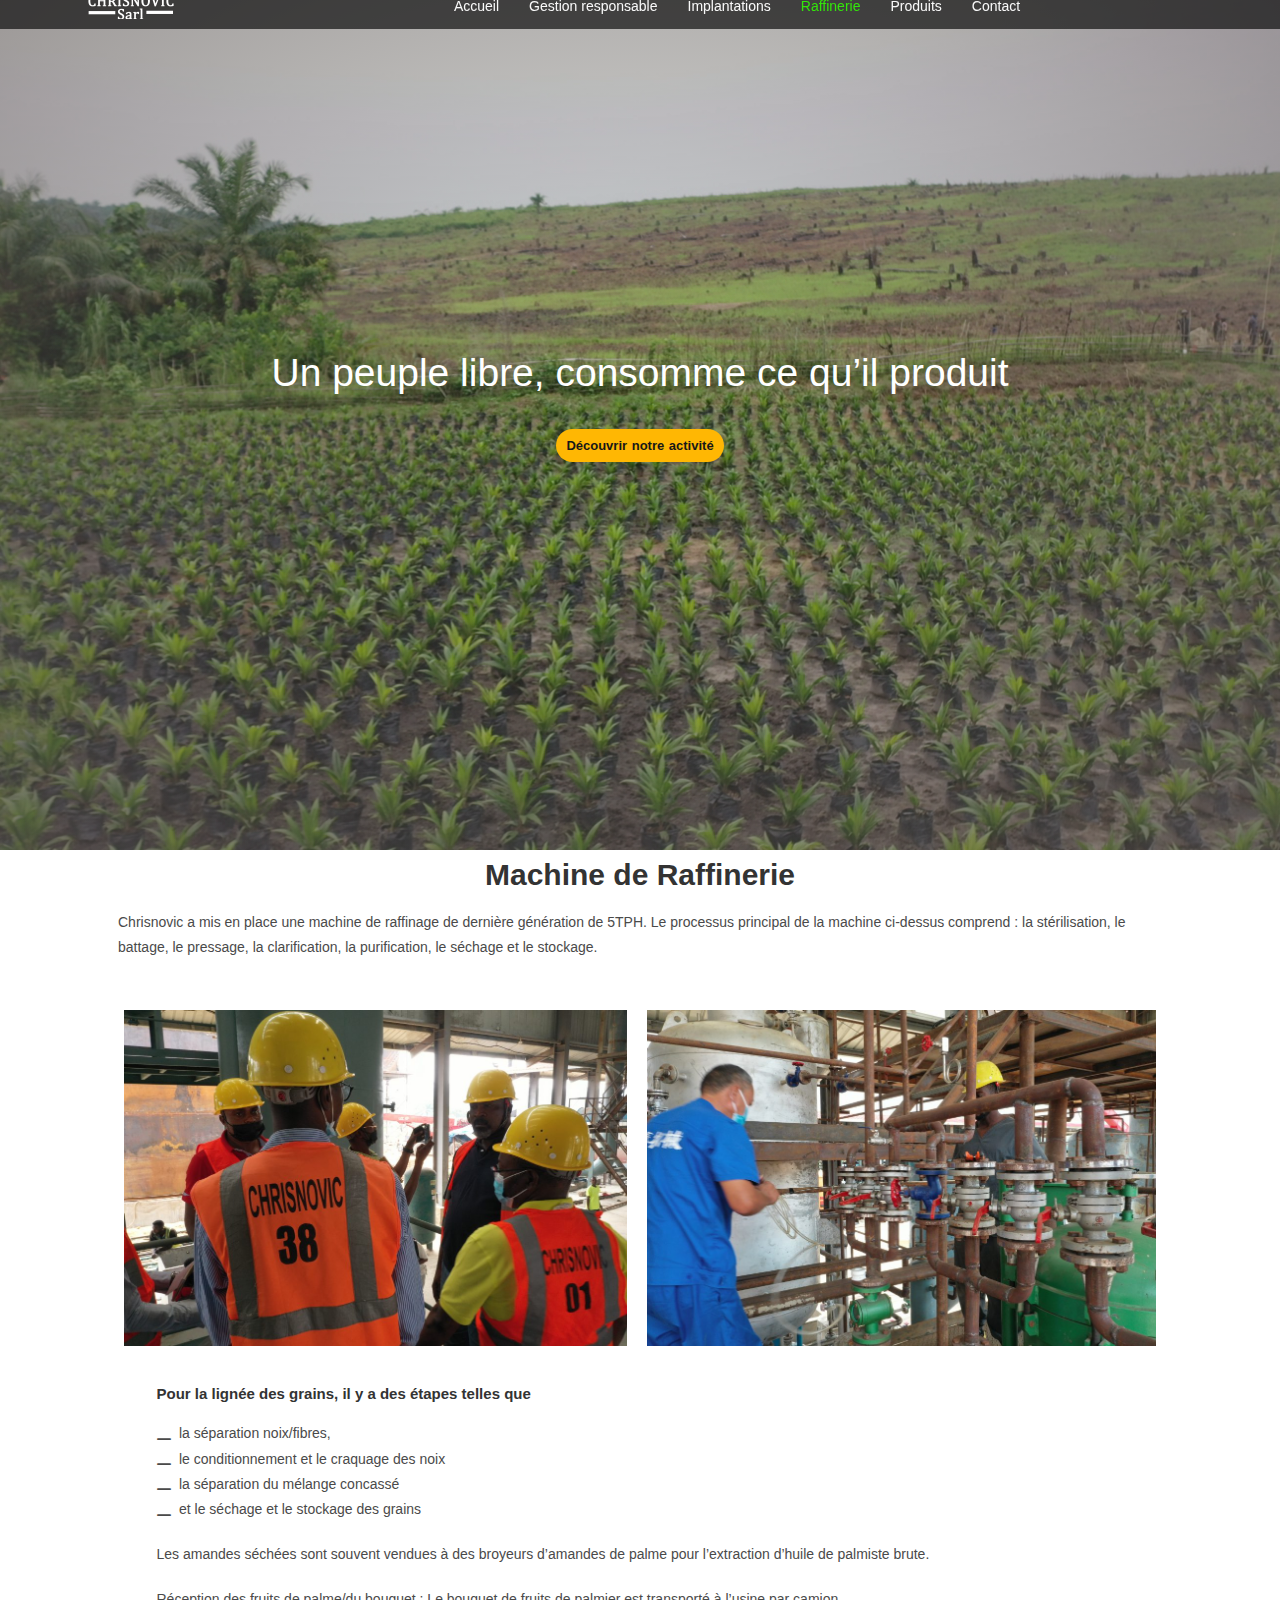
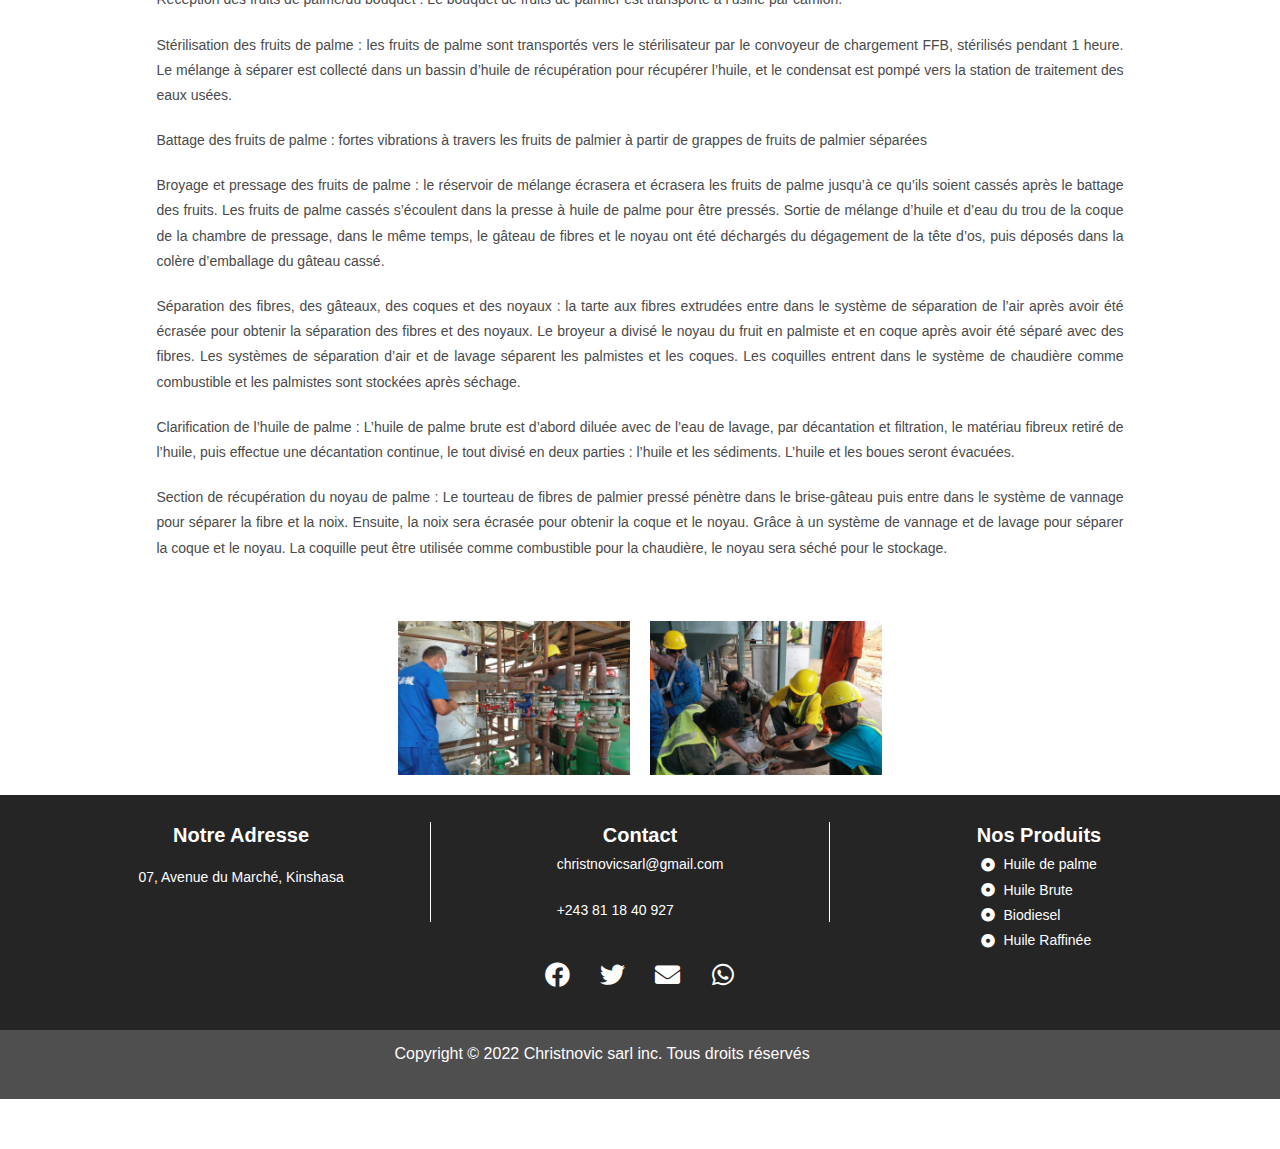
<file: raffinerie/index.html>
<!DOCTYPE html>
<html class="html" lang="fr-FR">
<head>
	<meta charset="UTF-8">
	<link rel="profile" href="https://gmpg.org/xfn/11">

	<title>Raffinerie &#8211; Christnovic sarl</title>
<meta name="robots" content="max-image-preview:large">
<meta name="viewport" content="width=device-width, initial-scale=1">
<link rel="dns-prefetch" href="//s.w.org">
<link rel="alternate" type="application/rss+xml" title="Christnovic sarl &raquo; Flux" href="https://andykalo.github.io/chrisnovic-sarl/feed/">
<link rel="alternate" type="application/rss+xml" title="Christnovic sarl &raquo; Flux des commentaires" href="https://andykalo.github.io/chrisnovic-sarl/comments/feed/">
<script>
window._wpemojiSettings = {"baseUrl":"https:\/\/s.w.org\/images\/core\/emoji\/14.0.0\/72x72\/","ext":".png","svgUrl":"https:\/\/s.w.org\/images\/core\/emoji\/14.0.0\/svg\/","svgExt":".svg","source":{"concatemoji":"https:\/\/andykalo.github.io\/chrisnovic-sarl\/wp-includes\/js\/wp-emoji-release.min.js?ver=6.0.2"}};
/*! This file is auto-generated */
!function(e,a,t){var n,r,o,i=a.createElement("canvas"),p=i.getContext&&i.getContext("2d");function s(e,t){var a=String.fromCharCode,e=(p.clearRect(0,0,i.width,i.height),p.fillText(a.apply(this,e),0,0),i.toDataURL());return p.clearRect(0,0,i.width,i.height),p.fillText(a.apply(this,t),0,0),e===i.toDataURL()}function c(e){var t=a.createElement("script");t.src=e,t.defer=t.type="text/javascript",a.getElementsByTagName("head")[0].appendChild(t)}for(o=Array("flag","emoji"),t.supports={everything:!0,everythingExceptFlag:!0},r=0;r<o.length;r++)t.supports[o[r]]=function(e){if(!p||!p.fillText)return!1;switch(p.textBaseline="top",p.font="600 32px Arial",e){case"flag":return s([127987,65039,8205,9895,65039],[127987,65039,8203,9895,65039])?!1:!s([55356,56826,55356,56819],[55356,56826,8203,55356,56819])&&!s([55356,57332,56128,56423,56128,56418,56128,56421,56128,56430,56128,56423,56128,56447],[55356,57332,8203,56128,56423,8203,56128,56418,8203,56128,56421,8203,56128,56430,8203,56128,56423,8203,56128,56447]);case"emoji":return!s([129777,127995,8205,129778,127999],[129777,127995,8203,129778,127999])}return!1}(o[r]),t.supports.everything=t.supports.everything&&t.supports[o[r]],"flag"!==o[r]&&(t.supports.everythingExceptFlag=t.supports.everythingExceptFlag&&t.supports[o[r]]);t.supports.everythingExceptFlag=t.supports.everythingExceptFlag&&!t.supports.flag,t.DOMReady=!1,t.readyCallback=function(){t.DOMReady=!0},t.supports.everything||(n=function(){t.readyCallback()},a.addEventListener?(a.addEventListener("DOMContentLoaded",n,!1),e.addEventListener("load",n,!1)):(e.attachEvent("onload",n),a.attachEvent("onreadystatechange",function(){"complete"===a.readyState&&t.readyCallback()})),(e=t.source||{}).concatemoji?c(e.concatemoji):e.wpemoji&&e.twemoji&&(c(e.twemoji),c(e.wpemoji)))}(window,document,window._wpemojiSettings);
</script>
<style>img.wp-smiley,
img.emoji {
	display: inline !important;
	border: none !important;
	box-shadow: none !important;
	height: 1em !important;
	width: 1em !important;
	margin: 0 0.07em !important;
	vertical-align: -0.1em !important;
	background: none !important;
	padding: 0 !important;
}</style>
	<link rel="stylesheet" id="wp-block-library-css" href="https://andykalo.github.io/chrisnovic-sarl/wp-includes/css/dist/block-library/style.min.css?ver=6.0.2" media="all">
<style id="wp-block-library-theme-inline-css">.wp-block-audio figcaption{color:#555;font-size:13px;text-align:center}.is-dark-theme .wp-block-audio figcaption{color:hsla(0,0%,100%,.65)}.wp-block-code{border:1px solid #ccc;border-radius:4px;font-family:Menlo,Consolas,monaco,monospace;padding:.8em 1em}.wp-block-embed figcaption{color:#555;font-size:13px;text-align:center}.is-dark-theme .wp-block-embed figcaption{color:hsla(0,0%,100%,.65)}.blocks-gallery-caption{color:#555;font-size:13px;text-align:center}.is-dark-theme .blocks-gallery-caption{color:hsla(0,0%,100%,.65)}.wp-block-image figcaption{color:#555;font-size:13px;text-align:center}.is-dark-theme .wp-block-image figcaption{color:hsla(0,0%,100%,.65)}.wp-block-pullquote{border-top:4px solid;border-bottom:4px solid;margin-bottom:1.75em;color:currentColor}.wp-block-pullquote__citation,.wp-block-pullquote cite,.wp-block-pullquote footer{color:currentColor;text-transform:uppercase;font-size:.8125em;font-style:normal}.wp-block-quote{border-left:.25em solid;margin:0 0 1.75em;padding-left:1em}.wp-block-quote cite,.wp-block-quote footer{color:currentColor;font-size:.8125em;position:relative;font-style:normal}.wp-block-quote.has-text-align-right{border-left:none;border-right:.25em solid;padding-left:0;padding-right:1em}.wp-block-quote.has-text-align-center{border:none;padding-left:0}.wp-block-quote.is-large,.wp-block-quote.is-style-large,.wp-block-quote.is-style-plain{border:none}.wp-block-search .wp-block-search__label{font-weight:700}:where(.wp-block-group.has-background){padding:1.25em 2.375em}.wp-block-separator.has-css-opacity{opacity:.4}.wp-block-separator{border:none;border-bottom:2px solid;margin-left:auto;margin-right:auto}.wp-block-separator.has-alpha-channel-opacity{opacity:1}.wp-block-separator:not(.is-style-wide):not(.is-style-dots){width:100px}.wp-block-separator.has-background:not(.is-style-dots){border-bottom:none;height:1px}.wp-block-separator.has-background:not(.is-style-wide):not(.is-style-dots){height:2px}.wp-block-table thead{border-bottom:3px solid}.wp-block-table tfoot{border-top:3px solid}.wp-block-table td,.wp-block-table th{padding:.5em;border:1px solid;word-break:normal}.wp-block-table figcaption{color:#555;font-size:13px;text-align:center}.is-dark-theme .wp-block-table figcaption{color:hsla(0,0%,100%,.65)}.wp-block-video figcaption{color:#555;font-size:13px;text-align:center}.is-dark-theme .wp-block-video figcaption{color:hsla(0,0%,100%,.65)}.wp-block-template-part.has-background{padding:1.25em 2.375em;margin-top:0;margin-bottom:0}</style>
<style id="global-styles-inline-css">body{--wp--preset--color--black: #000000;--wp--preset--color--cyan-bluish-gray: #abb8c3;--wp--preset--color--white: #ffffff;--wp--preset--color--pale-pink: #f78da7;--wp--preset--color--vivid-red: #cf2e2e;--wp--preset--color--luminous-vivid-orange: #ff6900;--wp--preset--color--luminous-vivid-amber: #fcb900;--wp--preset--color--light-green-cyan: #7bdcb5;--wp--preset--color--vivid-green-cyan: #00d084;--wp--preset--color--pale-cyan-blue: #8ed1fc;--wp--preset--color--vivid-cyan-blue: #0693e3;--wp--preset--color--vivid-purple: #9b51e0;--wp--preset--gradient--vivid-cyan-blue-to-vivid-purple: linear-gradient(135deg,rgba(6,147,227,1) 0%,rgb(155,81,224) 100%);--wp--preset--gradient--light-green-cyan-to-vivid-green-cyan: linear-gradient(135deg,rgb(122,220,180) 0%,rgb(0,208,130) 100%);--wp--preset--gradient--luminous-vivid-amber-to-luminous-vivid-orange: linear-gradient(135deg,rgba(252,185,0,1) 0%,rgba(255,105,0,1) 100%);--wp--preset--gradient--luminous-vivid-orange-to-vivid-red: linear-gradient(135deg,rgba(255,105,0,1) 0%,rgb(207,46,46) 100%);--wp--preset--gradient--very-light-gray-to-cyan-bluish-gray: linear-gradient(135deg,rgb(238,238,238) 0%,rgb(169,184,195) 100%);--wp--preset--gradient--cool-to-warm-spectrum: linear-gradient(135deg,rgb(74,234,220) 0%,rgb(151,120,209) 20%,rgb(207,42,186) 40%,rgb(238,44,130) 60%,rgb(251,105,98) 80%,rgb(254,248,76) 100%);--wp--preset--gradient--blush-light-purple: linear-gradient(135deg,rgb(255,206,236) 0%,rgb(152,150,240) 100%);--wp--preset--gradient--blush-bordeaux: linear-gradient(135deg,rgb(254,205,165) 0%,rgb(254,45,45) 50%,rgb(107,0,62) 100%);--wp--preset--gradient--luminous-dusk: linear-gradient(135deg,rgb(255,203,112) 0%,rgb(199,81,192) 50%,rgb(65,88,208) 100%);--wp--preset--gradient--pale-ocean: linear-gradient(135deg,rgb(255,245,203) 0%,rgb(182,227,212) 50%,rgb(51,167,181) 100%);--wp--preset--gradient--electric-grass: linear-gradient(135deg,rgb(202,248,128) 0%,rgb(113,206,126) 100%);--wp--preset--gradient--midnight: linear-gradient(135deg,rgb(2,3,129) 0%,rgb(40,116,252) 100%);--wp--preset--duotone--dark-grayscale: url('#wp-duotone-dark-grayscale');--wp--preset--duotone--grayscale: url('#wp-duotone-grayscale');--wp--preset--duotone--purple-yellow: url('#wp-duotone-purple-yellow');--wp--preset--duotone--blue-red: url('#wp-duotone-blue-red');--wp--preset--duotone--midnight: url('#wp-duotone-midnight');--wp--preset--duotone--magenta-yellow: url('#wp-duotone-magenta-yellow');--wp--preset--duotone--purple-green: url('#wp-duotone-purple-green');--wp--preset--duotone--blue-orange: url('#wp-duotone-blue-orange');--wp--preset--font-size--small: 13px;--wp--preset--font-size--medium: 20px;--wp--preset--font-size--large: 36px;--wp--preset--font-size--x-large: 42px;}.has-black-color{color: var(--wp--preset--color--black) !important;}.has-cyan-bluish-gray-color{color: var(--wp--preset--color--cyan-bluish-gray) !important;}.has-white-color{color: var(--wp--preset--color--white) !important;}.has-pale-pink-color{color: var(--wp--preset--color--pale-pink) !important;}.has-vivid-red-color{color: var(--wp--preset--color--vivid-red) !important;}.has-luminous-vivid-orange-color{color: var(--wp--preset--color--luminous-vivid-orange) !important;}.has-luminous-vivid-amber-color{color: var(--wp--preset--color--luminous-vivid-amber) !important;}.has-light-green-cyan-color{color: var(--wp--preset--color--light-green-cyan) !important;}.has-vivid-green-cyan-color{color: var(--wp--preset--color--vivid-green-cyan) !important;}.has-pale-cyan-blue-color{color: var(--wp--preset--color--pale-cyan-blue) !important;}.has-vivid-cyan-blue-color{color: var(--wp--preset--color--vivid-cyan-blue) !important;}.has-vivid-purple-color{color: var(--wp--preset--color--vivid-purple) !important;}.has-black-background-color{background-color: var(--wp--preset--color--black) !important;}.has-cyan-bluish-gray-background-color{background-color: var(--wp--preset--color--cyan-bluish-gray) !important;}.has-white-background-color{background-color: var(--wp--preset--color--white) !important;}.has-pale-pink-background-color{background-color: var(--wp--preset--color--pale-pink) !important;}.has-vivid-red-background-color{background-color: var(--wp--preset--color--vivid-red) !important;}.has-luminous-vivid-orange-background-color{background-color: var(--wp--preset--color--luminous-vivid-orange) !important;}.has-luminous-vivid-amber-background-color{background-color: var(--wp--preset--color--luminous-vivid-amber) !important;}.has-light-green-cyan-background-color{background-color: var(--wp--preset--color--light-green-cyan) !important;}.has-vivid-green-cyan-background-color{background-color: var(--wp--preset--color--vivid-green-cyan) !important;}.has-pale-cyan-blue-background-color{background-color: var(--wp--preset--color--pale-cyan-blue) !important;}.has-vivid-cyan-blue-background-color{background-color: var(--wp--preset--color--vivid-cyan-blue) !important;}.has-vivid-purple-background-color{background-color: var(--wp--preset--color--vivid-purple) !important;}.has-black-border-color{border-color: var(--wp--preset--color--black) !important;}.has-cyan-bluish-gray-border-color{border-color: var(--wp--preset--color--cyan-bluish-gray) !important;}.has-white-border-color{border-color: var(--wp--preset--color--white) !important;}.has-pale-pink-border-color{border-color: var(--wp--preset--color--pale-pink) !important;}.has-vivid-red-border-color{border-color: var(--wp--preset--color--vivid-red) !important;}.has-luminous-vivid-orange-border-color{border-color: var(--wp--preset--color--luminous-vivid-orange) !important;}.has-luminous-vivid-amber-border-color{border-color: var(--wp--preset--color--luminous-vivid-amber) !important;}.has-light-green-cyan-border-color{border-color: var(--wp--preset--color--light-green-cyan) !important;}.has-vivid-green-cyan-border-color{border-color: var(--wp--preset--color--vivid-green-cyan) !important;}.has-pale-cyan-blue-border-color{border-color: var(--wp--preset--color--pale-cyan-blue) !important;}.has-vivid-cyan-blue-border-color{border-color: var(--wp--preset--color--vivid-cyan-blue) !important;}.has-vivid-purple-border-color{border-color: var(--wp--preset--color--vivid-purple) !important;}.has-vivid-cyan-blue-to-vivid-purple-gradient-background{background: var(--wp--preset--gradient--vivid-cyan-blue-to-vivid-purple) !important;}.has-light-green-cyan-to-vivid-green-cyan-gradient-background{background: var(--wp--preset--gradient--light-green-cyan-to-vivid-green-cyan) !important;}.has-luminous-vivid-amber-to-luminous-vivid-orange-gradient-background{background: var(--wp--preset--gradient--luminous-vivid-amber-to-luminous-vivid-orange) !important;}.has-luminous-vivid-orange-to-vivid-red-gradient-background{background: var(--wp--preset--gradient--luminous-vivid-orange-to-vivid-red) !important;}.has-very-light-gray-to-cyan-bluish-gray-gradient-background{background: var(--wp--preset--gradient--very-light-gray-to-cyan-bluish-gray) !important;}.has-cool-to-warm-spectrum-gradient-background{background: var(--wp--preset--gradient--cool-to-warm-spectrum) !important;}.has-blush-light-purple-gradient-background{background: var(--wp--preset--gradient--blush-light-purple) !important;}.has-blush-bordeaux-gradient-background{background: var(--wp--preset--gradient--blush-bordeaux) !important;}.has-luminous-dusk-gradient-background{background: var(--wp--preset--gradient--luminous-dusk) !important;}.has-pale-ocean-gradient-background{background: var(--wp--preset--gradient--pale-ocean) !important;}.has-electric-grass-gradient-background{background: var(--wp--preset--gradient--electric-grass) !important;}.has-midnight-gradient-background{background: var(--wp--preset--gradient--midnight) !important;}.has-small-font-size{font-size: var(--wp--preset--font-size--small) !important;}.has-medium-font-size{font-size: var(--wp--preset--font-size--medium) !important;}.has-large-font-size{font-size: var(--wp--preset--font-size--large) !important;}.has-x-large-font-size{font-size: var(--wp--preset--font-size--x-large) !important;}</style>
<link rel="stylesheet" id="hfe-style-css" href="https://andykalo.github.io/chrisnovic-sarl/wp-content/plugins/header-footer-elementor/assets/css/header-footer-elementor.css?ver=1.6.13" media="all">
<link rel="stylesheet" id="elementor-icons-css" href="https://andykalo.github.io/chrisnovic-sarl/wp-content/plugins/elementor/assets/lib/eicons/css/elementor-icons.min.css?ver=5.16.0" media="all">
<link rel="stylesheet" id="elementor-frontend-css" href="https://andykalo.github.io/chrisnovic-sarl/wp-content/plugins/elementor/assets/css/frontend-lite.min.css?ver=3.7.7" media="all">
<link rel="stylesheet" id="elementor-post-94-css" href="https://andykalo.github.io/chrisnovic-sarl/wp-content/uploads/elementor/css/post-94.css?ver=1664886443" media="all">
<link rel="stylesheet" id="elementor-pro-css" href="https://andykalo.github.io/chrisnovic-sarl/wp-content/plugins/elementor-pro/assets/css/frontend-lite.min.css?ver=3.7.7" media="all">
<link rel="stylesheet" id="elementor-post-386-css" href="https://andykalo.github.io/chrisnovic-sarl/wp-content/uploads/elementor/css/post-386.css?ver=1665408009" media="all">
<link rel="stylesheet" id="hfe-widgets-style-css" href="https://andykalo.github.io/chrisnovic-sarl/wp-content/plugins/header-footer-elementor/inc/widgets-css/frontend.css?ver=1.6.13" media="all">
<link rel="stylesheet" id="elementor-post-459-css" href="https://andykalo.github.io/chrisnovic-sarl/wp-content/uploads/elementor/css/post-459.css?ver=1665388297" media="all">
<link rel="stylesheet" id="font-awesome-css" href="https://andykalo.github.io/chrisnovic-sarl/wp-content/themes/oceanwp/assets/fonts/fontawesome/css/all.min.css?ver=5.15.1" media="all">
<link rel="stylesheet" id="simple-line-icons-css" href="https://andykalo.github.io/chrisnovic-sarl/wp-content/themes/oceanwp/assets/css/third/simple-line-icons.min.css?ver=2.4.0" media="all">
<link rel="stylesheet" id="oceanwp-style-css" href="https://andykalo.github.io/chrisnovic-sarl/wp-content/themes/oceanwp/assets/css/style.min.css?ver=3.3.5" media="all">
<link rel="stylesheet" id="eael-general-css" href="https://andykalo.github.io/chrisnovic-sarl/wp-content/plugins/essential-addons-for-elementor-lite/assets/front-end/css/view/general.min.css?ver=5.3.2" media="all">
<link rel="stylesheet" id="google-fonts-1-css" href="https://fonts.googleapis.com/css?family=Roboto%3A100%2C100italic%2C200%2C200italic%2C300%2C300italic%2C400%2C400italic%2C500%2C500italic%2C600%2C600italic%2C700%2C700italic%2C800%2C800italic%2C900%2C900italic%7CRoboto+Slab%3A100%2C100italic%2C200%2C200italic%2C300%2C300italic%2C400%2C400italic%2C500%2C500italic%2C600%2C600italic%2C700%2C700italic%2C800%2C800italic%2C900%2C900italic&#038;display=auto&#038;ver=6.0.2" media="all">
<link rel="stylesheet" id="elementor-icons-shared-0-css" href="https://andykalo.github.io/chrisnovic-sarl/wp-content/plugins/elementor/assets/lib/font-awesome/css/fontawesome.min.css?ver=5.15.3" media="all">
<link rel="stylesheet" id="elementor-icons-fa-solid-css" href="https://andykalo.github.io/chrisnovic-sarl/wp-content/plugins/elementor/assets/lib/font-awesome/css/solid.min.css?ver=5.15.3" media="all">
<link rel="stylesheet" id="elementor-icons-fa-regular-css" href="https://andykalo.github.io/chrisnovic-sarl/wp-content/plugins/elementor/assets/lib/font-awesome/css/regular.min.css?ver=5.15.3" media="all">
<link rel="stylesheet" id="elementor-icons-fa-brands-css" href="https://andykalo.github.io/chrisnovic-sarl/wp-content/plugins/elementor/assets/lib/font-awesome/css/brands.min.css?ver=5.15.3" media="all">
<script src="https://andykalo.github.io/chrisnovic-sarl/wp-includes/js/jquery/jquery.min.js?ver=3.6.0" id="jquery-core-js"></script>
<script src="https://andykalo.github.io/chrisnovic-sarl/wp-includes/js/jquery/jquery-migrate.min.js?ver=3.3.2" id="jquery-migrate-js"></script>
<link rel="https://api.w.org/" href="https://andykalo.github.io/chrisnovic-sarl/wp-json/">
<link rel="alternate" type="application/json" href="https://andykalo.github.io/chrisnovic-sarl/wp-json/wp/v2/pages/386">
<link rel="EditURI" type="application/rsd+xml" title="RSD" href="https://andykalo.github.io/chrisnovic-sarl/xmlrpc.php?rsd">
<link rel="wlwmanifest" type="application/wlwmanifest+xml" href="https://andykalo.github.io/chrisnovic-sarl/wp-includes/wlwmanifest.xml"> 
<meta name="generator" content="WordPress 6.0.2">
<link rel="canonical" href="https://andykalo.github.io/chrisnovic-sarl/raffinerie/">
<link rel="shortlink" href="https://andykalo.github.io/chrisnovic-sarl/?p=386">
<link rel="alternate" type="application/json+oembed" href="https://andykalo.github.io/chrisnovic-sarl/wp-json/oembed/1.0/embed?url=https%3A%2F%2Fandykalo.github.io%2Fchrisnovic-sarl%2Fraffinerie%2F">
<link rel="alternate" type="text/xml+oembed" href="https://andykalo.github.io/chrisnovic-sarl/wp-json/oembed/1.0/embed?url=https%3A%2F%2Fandykalo.github.io%2Fchrisnovic-sarl%2Fraffinerie%2F&#038;format=xml">
<!-- OceanWP CSS -->
<style type="text/css">/* Header CSS */#site-header.has-header-media .overlay-header-media{background-color:rgba(0,0,0,0.5)}</style>
</head>

<body class="page-template page-template-elementor_header_footer page page-id-386 wp-custom-logo wp-embed-responsive ehf-footer ehf-template-oceanwp ehf-stylesheet-oceanwp oceanwp-theme dropdown-mobile no-header-border default-breakpoint has-sidebar content-right-sidebar page-header-disabled elementor-default elementor-template-full-width elementor-kit-94 elementor-page elementor-page-386" itemscope="itemscope" itemtype="https://schema.org/WebPage">

	<svg xmlns="http://www.w3.org/2000/svg" viewbox="0 0 0 0" width="0" height="0" focusable="false" role="none" style="visibility: hidden; position: absolute; left: -9999px; overflow: hidden;"><defs><filter id="wp-duotone-dark-grayscale"><fecolormatrix color-interpolation-filters="sRGB" type="matrix" values=" .299 .587 .114 0 0 .299 .587 .114 0 0 .299 .587 .114 0 0 .299 .587 .114 0 0 "></fecolormatrix><fecomponenttransfer color-interpolation-filters="sRGB"><fefuncr type="table" tablevalues="0 0.49803921568627"></fefuncr><fefuncg type="table" tablevalues="0 0.49803921568627"></fefuncg><fefuncb type="table" tablevalues="0 0.49803921568627"></fefuncb><fefunca type="table" tablevalues="1 1"></fefunca></fecomponenttransfer><fecomposite in2="SourceGraphic" operator="in"></fecomposite></filter></defs></svg><svg xmlns="http://www.w3.org/2000/svg" viewbox="0 0 0 0" width="0" height="0" focusable="false" role="none" style="visibility: hidden; position: absolute; left: -9999px; overflow: hidden;"><defs><filter id="wp-duotone-grayscale"><fecolormatrix color-interpolation-filters="sRGB" type="matrix" values=" .299 .587 .114 0 0 .299 .587 .114 0 0 .299 .587 .114 0 0 .299 .587 .114 0 0 "></fecolormatrix><fecomponenttransfer color-interpolation-filters="sRGB"><fefuncr type="table" tablevalues="0 1"></fefuncr><fefuncg type="table" tablevalues="0 1"></fefuncg><fefuncb type="table" tablevalues="0 1"></fefuncb><fefunca type="table" tablevalues="1 1"></fefunca></fecomponenttransfer><fecomposite in2="SourceGraphic" operator="in"></fecomposite></filter></defs></svg><svg xmlns="http://www.w3.org/2000/svg" viewbox="0 0 0 0" width="0" height="0" focusable="false" role="none" style="visibility: hidden; position: absolute; left: -9999px; overflow: hidden;"><defs><filter id="wp-duotone-purple-yellow"><fecolormatrix color-interpolation-filters="sRGB" type="matrix" values=" .299 .587 .114 0 0 .299 .587 .114 0 0 .299 .587 .114 0 0 .299 .587 .114 0 0 "></fecolormatrix><fecomponenttransfer color-interpolation-filters="sRGB"><fefuncr type="table" tablevalues="0.54901960784314 0.98823529411765"></fefuncr><fefuncg type="table" tablevalues="0 1"></fefuncg><fefuncb type="table" tablevalues="0.71764705882353 0.25490196078431"></fefuncb><fefunca type="table" tablevalues="1 1"></fefunca></fecomponenttransfer><fecomposite in2="SourceGraphic" operator="in"></fecomposite></filter></defs></svg><svg xmlns="http://www.w3.org/2000/svg" viewbox="0 0 0 0" width="0" height="0" focusable="false" role="none" style="visibility: hidden; position: absolute; left: -9999px; overflow: hidden;"><defs><filter id="wp-duotone-blue-red"><fecolormatrix color-interpolation-filters="sRGB" type="matrix" values=" .299 .587 .114 0 0 .299 .587 .114 0 0 .299 .587 .114 0 0 .299 .587 .114 0 0 "></fecolormatrix><fecomponenttransfer color-interpolation-filters="sRGB"><fefuncr type="table" tablevalues="0 1"></fefuncr><fefuncg type="table" tablevalues="0 0.27843137254902"></fefuncg><fefuncb type="table" tablevalues="0.5921568627451 0.27843137254902"></fefuncb><fefunca type="table" tablevalues="1 1"></fefunca></fecomponenttransfer><fecomposite in2="SourceGraphic" operator="in"></fecomposite></filter></defs></svg><svg xmlns="http://www.w3.org/2000/svg" viewbox="0 0 0 0" width="0" height="0" focusable="false" role="none" style="visibility: hidden; position: absolute; left: -9999px; overflow: hidden;"><defs><filter id="wp-duotone-midnight"><fecolormatrix color-interpolation-filters="sRGB" type="matrix" values=" .299 .587 .114 0 0 .299 .587 .114 0 0 .299 .587 .114 0 0 .299 .587 .114 0 0 "></fecolormatrix><fecomponenttransfer color-interpolation-filters="sRGB"><fefuncr type="table" tablevalues="0 0"></fefuncr><fefuncg type="table" tablevalues="0 0.64705882352941"></fefuncg><fefuncb type="table" tablevalues="0 1"></fefuncb><fefunca type="table" tablevalues="1 1"></fefunca></fecomponenttransfer><fecomposite in2="SourceGraphic" operator="in"></fecomposite></filter></defs></svg><svg xmlns="http://www.w3.org/2000/svg" viewbox="0 0 0 0" width="0" height="0" focusable="false" role="none" style="visibility: hidden; position: absolute; left: -9999px; overflow: hidden;"><defs><filter id="wp-duotone-magenta-yellow"><fecolormatrix color-interpolation-filters="sRGB" type="matrix" values=" .299 .587 .114 0 0 .299 .587 .114 0 0 .299 .587 .114 0 0 .299 .587 .114 0 0 "></fecolormatrix><fecomponenttransfer color-interpolation-filters="sRGB"><fefuncr type="table" tablevalues="0.78039215686275 1"></fefuncr><fefuncg type="table" tablevalues="0 0.94901960784314"></fefuncg><fefuncb type="table" tablevalues="0.35294117647059 0.47058823529412"></fefuncb><fefunca type="table" tablevalues="1 1"></fefunca></fecomponenttransfer><fecomposite in2="SourceGraphic" operator="in"></fecomposite></filter></defs></svg><svg xmlns="http://www.w3.org/2000/svg" viewbox="0 0 0 0" width="0" height="0" focusable="false" role="none" style="visibility: hidden; position: absolute; left: -9999px; overflow: hidden;"><defs><filter id="wp-duotone-purple-green"><fecolormatrix color-interpolation-filters="sRGB" type="matrix" values=" .299 .587 .114 0 0 .299 .587 .114 0 0 .299 .587 .114 0 0 .299 .587 .114 0 0 "></fecolormatrix><fecomponenttransfer color-interpolation-filters="sRGB"><fefuncr type="table" tablevalues="0.65098039215686 0.40392156862745"></fefuncr><fefuncg type="table" tablevalues="0 1"></fefuncg><fefuncb type="table" tablevalues="0.44705882352941 0.4"></fefuncb><fefunca type="table" tablevalues="1 1"></fefunca></fecomponenttransfer><fecomposite in2="SourceGraphic" operator="in"></fecomposite></filter></defs></svg><svg xmlns="http://www.w3.org/2000/svg" viewbox="0 0 0 0" width="0" height="0" focusable="false" role="none" style="visibility: hidden; position: absolute; left: -9999px; overflow: hidden;"><defs><filter id="wp-duotone-blue-orange"><fecolormatrix color-interpolation-filters="sRGB" type="matrix" values=" .299 .587 .114 0 0 .299 .587 .114 0 0 .299 .587 .114 0 0 .299 .587 .114 0 0 "></fecolormatrix><fecomponenttransfer color-interpolation-filters="sRGB"><fefuncr type="table" tablevalues="0.098039215686275 1"></fefuncr><fefuncg type="table" tablevalues="0 0.66274509803922"></fefuncg><fefuncb type="table" tablevalues="0.84705882352941 0.41960784313725"></fefuncb><fefunca type="table" tablevalues="1 1"></fefunca></fecomponenttransfer><fecomposite in2="SourceGraphic" operator="in"></fecomposite></filter></defs></svg>
	
	<div id="outer-wrap" class="site clr">

		<a class="skip-link screen-reader-text" href="#main">Skip to content</a>

		
		<div id="wrap" class="clr">

			
			
<header id="site-header" class="custom-header clr" data-height="74" itemscope="itemscope" itemtype="https://schema.org/WPHeader" role="banner">

	
		

<div id="site-header-inner" class="clr">

	
</div>


<div id="mobile-dropdown" class="clr">

	<nav class="clr" itemscope="itemscope" itemtype="https://schema.org/SiteNavigationElement">

		
<div id="mobile-menu-search" class="clr">
	<form aria-label="Rechercher sur ce site" method="get" action="http://localhost/Chrisnovic/Site/" class="mobile-searchform">
		<input aria-label="Insert search query" value="" class="field" id="ocean-mobile-search-1" type="search" name="s" autocomplete="off" placeholder="Rechercher">
		<button aria-label="Envoyer la recherche" type="submit" class="searchform-submit">
			<i class=" icon-magnifier" aria-hidden="true" role="img"></i>		</button>
					</form>
</div>
<!-- .mobile-menu-search -->

	</nav>

</div>


		
		
</header><!-- #site-header -->


			
			<main id="main" class="site-main clr" role="main">

						<div data-elementor-type="wp-page" data-elementor-id="386" class="elementor elementor-386">
							<div class="elementor-element elementor-element-2981c0b2 e-container--row e-container" data-id="2981c0b2" data-element_type="container" data-settings="{&quot;background_background&quot;:&quot;classic&quot;,&quot;sticky&quot;:&quot;top&quot;,&quot;sticky_offset_mobile&quot;:0,&quot;sticky_effects_offset_mobile&quot;:0,&quot;sticky_on&quot;:[&quot;desktop&quot;,&quot;tablet&quot;],&quot;position&quot;:&quot;fixed&quot;,&quot;sticky_offset&quot;:0,&quot;sticky_effects_offset&quot;:0}">		<div class="elementor-element elementor-element-32f68862 e-container--column e-container" data-id="32f68862" data-element_type="container">				<div class="elementor-element elementor-element-5df3d38a elementor-widget elementor-widget-site-logo" data-id="5df3d38a" data-element_type="widget" data-settings="{&quot;align_mobile&quot;:&quot;center&quot;,&quot;width_mobile&quot;:{&quot;unit&quot;:&quot;%&quot;,&quot;size&quot;:100,&quot;sizes&quot;:[]},&quot;align&quot;:&quot;center&quot;,&quot;width&quot;:{&quot;unit&quot;:&quot;%&quot;,&quot;size&quot;:&quot;&quot;,&quot;sizes&quot;:[]},&quot;width_tablet&quot;:{&quot;unit&quot;:&quot;%&quot;,&quot;size&quot;:&quot;&quot;,&quot;sizes&quot;:[]},&quot;space&quot;:{&quot;unit&quot;:&quot;%&quot;,&quot;size&quot;:&quot;&quot;,&quot;sizes&quot;:[]},&quot;space_tablet&quot;:{&quot;unit&quot;:&quot;%&quot;,&quot;size&quot;:&quot;&quot;,&quot;sizes&quot;:[]},&quot;space_mobile&quot;:{&quot;unit&quot;:&quot;%&quot;,&quot;size&quot;:&quot;&quot;,&quot;sizes&quot;:[]},&quot;image_border_radius&quot;:{&quot;unit&quot;:&quot;px&quot;,&quot;top&quot;:&quot;&quot;,&quot;right&quot;:&quot;&quot;,&quot;bottom&quot;:&quot;&quot;,&quot;left&quot;:&quot;&quot;,&quot;isLinked&quot;:true},&quot;image_border_radius_tablet&quot;:{&quot;unit&quot;:&quot;px&quot;,&quot;top&quot;:&quot;&quot;,&quot;right&quot;:&quot;&quot;,&quot;bottom&quot;:&quot;&quot;,&quot;left&quot;:&quot;&quot;,&quot;isLinked&quot;:true},&quot;image_border_radius_mobile&quot;:{&quot;unit&quot;:&quot;px&quot;,&quot;top&quot;:&quot;&quot;,&quot;right&quot;:&quot;&quot;,&quot;bottom&quot;:&quot;&quot;,&quot;left&quot;:&quot;&quot;,&quot;isLinked&quot;:true},&quot;caption_padding&quot;:{&quot;unit&quot;:&quot;px&quot;,&quot;top&quot;:&quot;&quot;,&quot;right&quot;:&quot;&quot;,&quot;bottom&quot;:&quot;&quot;,&quot;left&quot;:&quot;&quot;,&quot;isLinked&quot;:true},&quot;caption_padding_tablet&quot;:{&quot;unit&quot;:&quot;px&quot;,&quot;top&quot;:&quot;&quot;,&quot;right&quot;:&quot;&quot;,&quot;bottom&quot;:&quot;&quot;,&quot;left&quot;:&quot;&quot;,&quot;isLinked&quot;:true},&quot;caption_padding_mobile&quot;:{&quot;unit&quot;:&quot;px&quot;,&quot;top&quot;:&quot;&quot;,&quot;right&quot;:&quot;&quot;,&quot;bottom&quot;:&quot;&quot;,&quot;left&quot;:&quot;&quot;,&quot;isLinked&quot;:true},&quot;caption_space&quot;:{&quot;unit&quot;:&quot;px&quot;,&quot;size&quot;:0,&quot;sizes&quot;:[]},&quot;caption_space_tablet&quot;:{&quot;unit&quot;:&quot;px&quot;,&quot;size&quot;:&quot;&quot;,&quot;sizes&quot;:[]},&quot;caption_space_mobile&quot;:{&quot;unit&quot;:&quot;px&quot;,&quot;size&quot;:&quot;&quot;,&quot;sizes&quot;:[]}}" data-widget_type="site-logo.default">
				<div class="elementor-widget-container">
					<div class="hfe-site-logo">
													<a data-elementor-open-lightbox="" class="elementor-clickable" href="https://andykalo.github.io/chrisnovic-sarl">
							<div class="hfe-site-logo-set">           
				<div class="hfe-site-logo-container">
					<img class="hfe-site-logo-img elementor-animation-" src="https://andykalo.github.io/chrisnovic-sarl/wp-content/uploads/elementor/thumbs/logo1-pvwf3kwyxq1qex29h83fq8pf6j7jyle5hq54cttbay.png" alt="logo1">
				</div>
			</div>
							</a>
						</div>  
					</div>
				</div>
		</div>		<div class="elementor-element elementor-element-1031092b elementor-nav-menu__align-center elementor-widget__width-inherit elementor-widget-tablet__width-inherit elementor-widget-mobile__width-inherit elementor-absolute elementor-nav-menu--dropdown-tablet elementor-nav-menu__text-align-aside elementor-nav-menu--toggle elementor-nav-menu--burger elementor-widget elementor-widget-nav-menu" data-id="1031092b" data-element_type="widget" data-settings="{&quot;toggle_icon_hover_animation&quot;:&quot;grow&quot;,&quot;_animation_tablet&quot;:&quot;none&quot;,&quot;_position&quot;:&quot;absolute&quot;,&quot;layout&quot;:&quot;horizontal&quot;,&quot;submenu_icon&quot;:{&quot;value&quot;:&quot;&lt;i class=\&quot;fas fa-caret-down\&quot;&gt;&lt;\/i&gt;&quot;,&quot;library&quot;:&quot;fa-solid&quot;},&quot;toggle&quot;:&quot;burger&quot;}" data-widget_type="nav-menu.default">
				<div class="elementor-widget-container">
			<link rel="stylesheet" href="https://andykalo.github.io/chrisnovic-sarl/wp-content/plugins/elementor-pro/assets/css/widget-nav-menu.min.css">			<nav migration_allowed="1" migrated="0" role="navigation" class="elementor-nav-menu--main elementor-nav-menu__container elementor-nav-menu--layout-horizontal e--pointer-text e--animation-grow">
				<ul id="menu-1-1031092b" class="elementor-nav-menu">
<li class="menu-item menu-item-type-post_type menu-item-object-page menu-item-home menu-item-857"><a href="https://andykalo.github.io/chrisnovic-sarl/" class="elementor-item">Accueil</a></li>
<li class="menu-item menu-item-type-post_type menu-item-object-page menu-item-has-children menu-item-409">
<a href="https://andykalo.github.io/chrisnovic-sarl/gestion-responsable/" class="elementor-item">Gestion responsable</a>
<ul class="sub-menu elementor-nav-menu--dropdown">
	<li class="menu-item menu-item-type-post_type menu-item-object-page menu-item-907"><a href="https://andykalo.github.io/chrisnovic-sarl/profil/" class="elementor-sub-item">Profil</a></li>
	<li class="menu-item menu-item-type-post_type menu-item-object-page menu-item-924"><a href="https://andykalo.github.io/chrisnovic-sarl/mission/" class="elementor-sub-item">Mission</a></li>
	<li class="menu-item menu-item-type-post_type menu-item-object-page menu-item-923"><a href="https://andykalo.github.io/chrisnovic-sarl/vision/" class="elementor-sub-item">Vision</a></li>
	<li class="menu-item menu-item-type-post_type menu-item-object-page menu-item-922"><a href="https://andykalo.github.io/chrisnovic-sarl/environnement/" class="elementor-sub-item">Environnement</a></li>
</ul>
</li>
<li class="menu-item menu-item-type-post_type menu-item-object-page menu-item-has-children menu-item-410">
<a href="https://andykalo.github.io/chrisnovic-sarl/implantations/" class="elementor-item">Implantations</a>
<ul class="sub-menu elementor-nav-menu--dropdown">
	<li class="menu-item menu-item-type-custom menu-item-object-custom menu-item-417"><a href="#" class="elementor-sub-item elementor-item-anchor">Géo-localisation</a></li>
	<li class="menu-item menu-item-type-post_type menu-item-object-page menu-item-has-children menu-item-420">
<a href="https://andykalo.github.io/chrisnovic-sarl/exploitation-site/" class="elementor-sub-item">Exploitation Site</a>
	<ul class="sub-menu elementor-nav-menu--dropdown">
		<li class="menu-item menu-item-type-custom menu-item-object-custom menu-item-421"><a href="#" class="elementor-sub-item elementor-item-anchor">Plantation Luthe</a></li>
		<li class="menu-item menu-item-type-custom menu-item-object-custom menu-item-422"><a href="#" class="elementor-sub-item elementor-item-anchor">Plantation Milundu</a></li>
		<li class="menu-item menu-item-type-custom menu-item-object-custom menu-item-423"><a href="#" class="elementor-sub-item elementor-item-anchor">Plantation Pindi</a></li>
		<li class="menu-item menu-item-type-custom menu-item-object-custom menu-item-424"><a href="#" class="elementor-sub-item elementor-item-anchor">Plantation Tango</a></li>
		<li class="menu-item menu-item-type-custom menu-item-object-custom menu-item-425"><a href="#" class="elementor-sub-item elementor-item-anchor">Plantation Lundu</a></li>
		<li class="menu-item menu-item-type-custom menu-item-object-custom menu-item-426"><a href="#" class="elementor-sub-item elementor-item-anchor">Plantation Kumbi</a></li>
	</ul>
</li>
</ul>
</li>
<li class="menu-item menu-item-type-post_type menu-item-object-page current-menu-item page_item page-item-386 current_page_item menu-item-412"><a href="https://andykalo.github.io/chrisnovic-sarl/raffinerie/" aria-current="page" class="elementor-item elementor-item-active">Raffinerie</a></li>
<li class="menu-item menu-item-type-post_type menu-item-object-page menu-item-411"><a href="https://andykalo.github.io/chrisnovic-sarl/produits/" class="elementor-item">Produits</a></li>
<li class="menu-item menu-item-type-post_type menu-item-object-page menu-item-429"><a href="https://andykalo.github.io/chrisnovic-sarl/contact/" class="elementor-item">Contact</a></li>
</ul>			</nav>
					<div class="elementor-menu-toggle" role="button" tabindex="0" aria-label="Menu Toggle" aria-expanded="false">
			<i aria-hidden="true" role="presentation" class="elementor-menu-toggle__icon--open elementor-animation-grow eicon-menu-bar"></i><i aria-hidden="true" role="presentation" class="elementor-menu-toggle__icon--close elementor-animation-grow eicon-close"></i>			<span class="elementor-screen-only">Menu</span>
		</div>
			<nav class="elementor-nav-menu--dropdown elementor-nav-menu__container" role="navigation" aria-hidden="true">
				<ul id="menu-2-1031092b" class="elementor-nav-menu">
<li class="menu-item menu-item-type-post_type menu-item-object-page menu-item-home menu-item-857"><a href="https://andykalo.github.io/chrisnovic-sarl/" class="elementor-item" tabindex="-1">Accueil</a></li>
<li class="menu-item menu-item-type-post_type menu-item-object-page menu-item-has-children menu-item-409">
<a href="https://andykalo.github.io/chrisnovic-sarl/gestion-responsable/" class="elementor-item" tabindex="-1">Gestion responsable</a>
<ul class="sub-menu elementor-nav-menu--dropdown">
	<li class="menu-item menu-item-type-post_type menu-item-object-page menu-item-907"><a href="https://andykalo.github.io/chrisnovic-sarl/profil/" class="elementor-sub-item" tabindex="-1">Profil</a></li>
	<li class="menu-item menu-item-type-post_type menu-item-object-page menu-item-924"><a href="https://andykalo.github.io/chrisnovic-sarl/mission/" class="elementor-sub-item" tabindex="-1">Mission</a></li>
	<li class="menu-item menu-item-type-post_type menu-item-object-page menu-item-923"><a href="https://andykalo.github.io/chrisnovic-sarl/vision/" class="elementor-sub-item" tabindex="-1">Vision</a></li>
	<li class="menu-item menu-item-type-post_type menu-item-object-page menu-item-922"><a href="https://andykalo.github.io/chrisnovic-sarl/environnement/" class="elementor-sub-item" tabindex="-1">Environnement</a></li>
</ul>
</li>
<li class="menu-item menu-item-type-post_type menu-item-object-page menu-item-has-children menu-item-410">
<a href="https://andykalo.github.io/chrisnovic-sarl/implantations/" class="elementor-item" tabindex="-1">Implantations</a>
<ul class="sub-menu elementor-nav-menu--dropdown">
	<li class="menu-item menu-item-type-custom menu-item-object-custom menu-item-417"><a href="#" class="elementor-sub-item elementor-item-anchor" tabindex="-1">Géo-localisation</a></li>
	<li class="menu-item menu-item-type-post_type menu-item-object-page menu-item-has-children menu-item-420">
<a href="https://andykalo.github.io/chrisnovic-sarl/exploitation-site/" class="elementor-sub-item" tabindex="-1">Exploitation Site</a>
	<ul class="sub-menu elementor-nav-menu--dropdown">
		<li class="menu-item menu-item-type-custom menu-item-object-custom menu-item-421"><a href="#" class="elementor-sub-item elementor-item-anchor" tabindex="-1">Plantation Luthe</a></li>
		<li class="menu-item menu-item-type-custom menu-item-object-custom menu-item-422"><a href="#" class="elementor-sub-item elementor-item-anchor" tabindex="-1">Plantation Milundu</a></li>
		<li class="menu-item menu-item-type-custom menu-item-object-custom menu-item-423"><a href="#" class="elementor-sub-item elementor-item-anchor" tabindex="-1">Plantation Pindi</a></li>
		<li class="menu-item menu-item-type-custom menu-item-object-custom menu-item-424"><a href="#" class="elementor-sub-item elementor-item-anchor" tabindex="-1">Plantation Tango</a></li>
		<li class="menu-item menu-item-type-custom menu-item-object-custom menu-item-425"><a href="#" class="elementor-sub-item elementor-item-anchor" tabindex="-1">Plantation Lundu</a></li>
		<li class="menu-item menu-item-type-custom menu-item-object-custom menu-item-426"><a href="#" class="elementor-sub-item elementor-item-anchor" tabindex="-1">Plantation Kumbi</a></li>
	</ul>
</li>
</ul>
</li>
<li class="menu-item menu-item-type-post_type menu-item-object-page current-menu-item page_item page-item-386 current_page_item menu-item-412"><a href="https://andykalo.github.io/chrisnovic-sarl/raffinerie/" aria-current="page" class="elementor-item elementor-item-active" tabindex="-1">Raffinerie</a></li>
<li class="menu-item menu-item-type-post_type menu-item-object-page menu-item-411"><a href="https://andykalo.github.io/chrisnovic-sarl/produits/" class="elementor-item" tabindex="-1">Produits</a></li>
<li class="menu-item menu-item-type-post_type menu-item-object-page menu-item-429"><a href="https://andykalo.github.io/chrisnovic-sarl/contact/" class="elementor-item" tabindex="-1">Contact</a></li>
</ul>			</nav>
				</div>
				</div>
		</div>
<div class="elementor-element elementor-element-79d5dd1b e-container--column e-container" data-id="79d5dd1b" data-element_type="container" data-settings="{&quot;background_background&quot;:&quot;classic&quot;}">				<div class="elementor-element elementor-element-16890b0a elementor-widget__width-inherit elementor-invisible elementor-widget elementor-widget-text-editor" data-id="16890b0a" data-element_type="widget" data-settings="{&quot;_animation&quot;:&quot;fadeInDown&quot;}" data-widget_type="text-editor.default">
				<div class="elementor-widget-container">
			<style>/*! elementor - v3.7.7 - 20-09-2022 */
.elementor-widget-text-editor.elementor-drop-cap-view-stacked .elementor-drop-cap{background-color:#818a91;color:#fff}.elementor-widget-text-editor.elementor-drop-cap-view-framed .elementor-drop-cap{color:#818a91;border:3px solid;background-color:transparent}.elementor-widget-text-editor:not(.elementor-drop-cap-view-default) .elementor-drop-cap{margin-top:8px}.elementor-widget-text-editor:not(.elementor-drop-cap-view-default) .elementor-drop-cap-letter{width:1em;height:1em}.elementor-widget-text-editor .elementor-drop-cap{float:left;text-align:center;line-height:1;font-size:50px}.elementor-widget-text-editor .elementor-drop-cap-letter{display:inline-block}</style>				<p>Un peuple libre, consomme ce qu&rsquo;il produit</p>						</div>
				</div>
				<div class="elementor-element elementor-element-d2f7a9c elementor-widget elementor-widget-button" data-id="d2f7a9c" data-element_type="widget" data-widget_type="button.default">
				<div class="elementor-widget-container">
					<div class="elementor-button-wrapper">
			<a href="#" class="elementor-button-link elementor-button elementor-size-sm elementor-animation-grow" role="button">
						<span class="elementor-button-content-wrapper">
						<span class="elementor-button-text">Découvrir notre activité</span>
		</span>
					</a>
		</div>
				</div>
				</div>
		</div>
<div class="elementor-element elementor-element-48cea48 e-container--column e-container" data-id="48cea48" data-element_type="container">				<div class="elementor-element elementor-element-f18952c elementor-widget elementor-widget-heading" data-id="f18952c" data-element_type="widget" data-widget_type="heading.default">
				<div class="elementor-widget-container">
			<style>/*! elementor - v3.7.7 - 20-09-2022 */
.elementor-heading-title{padding:0;margin:0;line-height:1}.elementor-widget-heading .elementor-heading-title[class*=elementor-size-]>a{color:inherit;font-size:inherit;line-height:inherit}.elementor-widget-heading .elementor-heading-title.elementor-size-small{font-size:15px}.elementor-widget-heading .elementor-heading-title.elementor-size-medium{font-size:19px}.elementor-widget-heading .elementor-heading-title.elementor-size-large{font-size:29px}.elementor-widget-heading .elementor-heading-title.elementor-size-xl{font-size:39px}.elementor-widget-heading .elementor-heading-title.elementor-size-xxl{font-size:59px}</style>
<h2 class="elementor-heading-title elementor-size-default">Machine de Raffinerie</h2>		</div>
				</div>
				<div class="elementor-element elementor-element-bfbbee2 elementor-widget__width-initial elementor-widget elementor-widget-text-editor" data-id="bfbbee2" data-element_type="widget" data-widget_type="text-editor.default">
				<div class="elementor-widget-container">
							<p>Chrisnovic a mis en place une machine de raffinage de dernière génération de 5TPH. Le processus principal de la machine ci-dessus comprend : la stérilisation, le battage, le pressage, la clarification, la purification, le séchage et le stockage.</p>						</div>
				</div>
		<div class="elementor-element elementor-element-d9990c1 e-container--row e-container" data-id="d9990c1" data-element_type="container">				<div class="elementor-element elementor-element-6354c17 elementor-widget__width-initial elementor-widget elementor-widget-image" data-id="6354c17" data-element_type="widget" data-widget_type="image.default">
				<div class="elementor-widget-container">
			<style>/*! elementor - v3.7.7 - 20-09-2022 */
.elementor-widget-image{text-align:center}.elementor-widget-image a{display:inline-block}.elementor-widget-image a img[src$=".svg"]{width:48px}.elementor-widget-image img{vertical-align:middle;display:inline-block}</style>												<img width="1024" height="683" src="https://andykalo.github.io/chrisnovic-sarl/wp-content/uploads/2022/10/img-1024x683.jpg" class="attachment-large size-large" alt="" loading="lazy" srcset="https://andykalo.github.io/chrisnovic-sarl/wp-content/uploads/2022/10/img-1024x683.jpg 1024w, https://andykalo.github.io/chrisnovic-sarl/wp-content/uploads/2022/10/img-300x200.jpg 300w, https://andykalo.github.io/chrisnovic-sarl/wp-content/uploads/2022/10/img-768x512.jpg 768w, https://andykalo.github.io/chrisnovic-sarl/wp-content/uploads/2022/10/img-1536x1024.jpg 1536w, https://andykalo.github.io/chrisnovic-sarl/wp-content/uploads/2022/10/img-2048x1365.jpg 2048w" sizes="(max-width: 1024px) 100vw, 1024px">															</div>
				</div>
				<div class="elementor-element elementor-element-3555959 elementor-widget__width-initial elementor-widget elementor-widget-image" data-id="3555959" data-element_type="widget" data-widget_type="image.default">
				<div class="elementor-widget-container">
															<img width="1024" height="683" src="https://andykalo.github.io/chrisnovic-sarl/wp-content/uploads/2022/10/DJI_0526-1024x683.jpg" class="attachment-large size-large" alt="" loading="lazy" srcset="https://andykalo.github.io/chrisnovic-sarl/wp-content/uploads/2022/10/DJI_0526-1024x683.jpg 1024w, https://andykalo.github.io/chrisnovic-sarl/wp-content/uploads/2022/10/DJI_0526-300x200.jpg 300w, https://andykalo.github.io/chrisnovic-sarl/wp-content/uploads/2022/10/DJI_0526-768x512.jpg 768w, https://andykalo.github.io/chrisnovic-sarl/wp-content/uploads/2022/10/DJI_0526-1536x1024.jpg 1536w, https://andykalo.github.io/chrisnovic-sarl/wp-content/uploads/2022/10/DJI_0526-2048x1365.jpg 2048w" sizes="(max-width: 1024px) 100vw, 1024px">															</div>
				</div>
		</div>
<div class="elementor-element elementor-element-14c3bae e-container--column e-container" data-id="14c3bae" data-element_type="container">				<div class="elementor-element elementor-element-bb29618 elementor-widget elementor-widget-heading" data-id="bb29618" data-element_type="widget" data-widget_type="heading.default">
				<div class="elementor-widget-container">
			<h5 class="elementor-heading-title elementor-size-default">Pour la lignée des grains, il y a des étapes telles que </h5>		</div>
				</div>
				<div class="elementor-element elementor-element-b3a7023 elementor-icon-list--layout-traditional elementor-list-item-link-full_width elementor-widget elementor-widget-icon-list" data-id="b3a7023" data-element_type="widget" data-widget_type="icon-list.default">
				<div class="elementor-widget-container">
			<link rel="stylesheet" href="https://andykalo.github.io/chrisnovic-sarl/wp-content/plugins/elementor/assets/css/widget-icon-list.min.css">		<ul class="elementor-icon-list-items">
							<li class="elementor-icon-list-item">
											<span class="elementor-icon-list-icon">
							<i aria-hidden="true" class="far fa-window-minimize"></i>						</span>
										<span class="elementor-icon-list-text">la séparation noix/fibres,</span>
									</li>
								<li class="elementor-icon-list-item">
											<span class="elementor-icon-list-icon">
							<i aria-hidden="true" class="far fa-window-minimize"></i>						</span>
										<span class="elementor-icon-list-text">le conditionnement et le craquage des noix</span>
									</li>
								<li class="elementor-icon-list-item">
											<span class="elementor-icon-list-icon">
							<i aria-hidden="true" class="far fa-window-minimize"></i>						</span>
										<span class="elementor-icon-list-text">la séparation du mélange concassé</span>
									</li>
								<li class="elementor-icon-list-item">
											<span class="elementor-icon-list-icon">
							<i aria-hidden="true" class="far fa-window-minimize"></i>						</span>
										<span class="elementor-icon-list-text">et le séchage et le stockage des grains</span>
									</li>
						</ul>
				</div>
				</div>
				<div class="elementor-element elementor-element-79feb9b elementor-widget__width-initial elementor-widget elementor-widget-text-editor" data-id="79feb9b" data-element_type="widget" data-widget_type="text-editor.default">
				<div class="elementor-widget-container">
							<p><span style="font-size: 14px; text-align: var(--text-align);">Les amandes séchées sont souvent vendues à des broyeurs d&rsquo;amandes de palme pour l&rsquo;extraction d&rsquo;huile de palmiste brute.</span></p>
<p>Réception des fruits de palme/du bouquet : Le bouquet de fruits de palmier est transporté à l&rsquo;usine par camion.</p>
<p>Stérilisation des fruits de palme : les fruits de palme sont transportés vers le stérilisateur par le convoyeur de chargement FFB, stérilisés pendant 1 heure. Le mélange à séparer est collecté dans un bassin d&rsquo;huile de récupération pour récupérer l&rsquo;huile, et le condensat est pompé vers la station de traitement des eaux usées.</p>
<p>Battage des fruits de palme : fortes vibrations à travers les fruits de palmier à partir de grappes de fruits de palmier séparées</p>
<p>Broyage et pressage des fruits de palme : le réservoir de mélange écrasera et écrasera les fruits de palme jusqu&rsquo;à ce qu&rsquo;ils soient cassés après le battage des fruits. Les fruits de palme cassés s&rsquo;écoulent dans la presse à huile de palme pour être pressés. Sortie de mélange d&rsquo;huile et d&rsquo;eau du trou de la coque de la chambre de pressage, dans le même temps, le gâteau de fibres et le noyau ont été déchargés du dégagement de la tête d&rsquo;os, puis déposés dans la colère d&#8217;emballage du gâteau cassé.</p>
<p>Séparation des fibres, des gâteaux, des coques et des noyaux : la tarte aux fibres extrudées entre dans le système de séparation de l&rsquo;air après avoir été écrasée pour obtenir la séparation des fibres et des noyaux. Le broyeur a divisé le noyau du fruit en palmiste et en coque après avoir été séparé avec des fibres. Les systèmes de séparation d&rsquo;air et de lavage séparent les palmistes et les coques. Les coquilles entrent dans le système de chaudière comme combustible et les palmistes sont stockées après séchage.</p>
<p>Clarification de l&rsquo;huile de palme : L&rsquo;huile de palme brute est d&rsquo;abord diluée avec de l&rsquo;eau de lavage, par décantation et filtration, le matériau fibreux retiré de l&rsquo;huile, puis effectue une décantation continue, le tout divisé en deux parties : l&rsquo;huile et les sédiments. L&rsquo;huile et les boues seront évacuées.</p>
<p>Section de récupération du noyau de palme : Le tourteau de fibres de palmier pressé pénètre dans le brise-gâteau puis entre dans le système de vannage pour séparer la fibre et la noix. Ensuite, la noix sera écrasée pour obtenir la coque et le noyau. Grâce à un système de vannage et de lavage pour séparer la coque et le noyau. La coquille peut être utilisée comme combustible pour la chaudière, le noyau sera séché pour le stockage.</p>						</div>
				</div>
		</div>
</div>
<div class="elementor-element elementor-element-9614900 e-container--row e-container" data-id="9614900" data-element_type="container">		<div class="elementor-element elementor-element-216a136 e-container--column e-container" data-id="216a136" data-element_type="container">				<div class="elementor-element elementor-element-b022976 elementor-widget elementor-widget-image" data-id="b022976" data-element_type="widget" data-widget_type="image.default">
				<div class="elementor-widget-container">
															<img width="1024" height="683" src="https://andykalo.github.io/chrisnovic-sarl/wp-content/uploads/2022/10/DJI_0526-1024x683.jpg" class="attachment-large size-large" alt="" loading="lazy" srcset="https://andykalo.github.io/chrisnovic-sarl/wp-content/uploads/2022/10/DJI_0526-1024x683.jpg 1024w, https://andykalo.github.io/chrisnovic-sarl/wp-content/uploads/2022/10/DJI_0526-300x200.jpg 300w, https://andykalo.github.io/chrisnovic-sarl/wp-content/uploads/2022/10/DJI_0526-768x512.jpg 768w, https://andykalo.github.io/chrisnovic-sarl/wp-content/uploads/2022/10/DJI_0526-1536x1024.jpg 1536w, https://andykalo.github.io/chrisnovic-sarl/wp-content/uploads/2022/10/DJI_0526-2048x1365.jpg 2048w" sizes="(max-width: 1024px) 100vw, 1024px">															</div>
				</div>
		</div>
<div class="elementor-element elementor-element-9e47827 e-container--column e-container" data-id="9e47827" data-element_type="container">				<div class="elementor-element elementor-element-836d637 elementor-widget elementor-widget-image" data-id="836d637" data-element_type="widget" data-widget_type="image.default">
				<div class="elementor-widget-container">
															<img width="1024" height="683" src="https://andykalo.github.io/chrisnovic-sarl/wp-content/uploads/2022/10/DJI_0468-1024x683.jpg" class="attachment-large size-large" alt="" loading="lazy" srcset="https://andykalo.github.io/chrisnovic-sarl/wp-content/uploads/2022/10/DJI_0468-1024x683.jpg 1024w, https://andykalo.github.io/chrisnovic-sarl/wp-content/uploads/2022/10/DJI_0468-300x200.jpg 300w, https://andykalo.github.io/chrisnovic-sarl/wp-content/uploads/2022/10/DJI_0468-768x512.jpg 768w, https://andykalo.github.io/chrisnovic-sarl/wp-content/uploads/2022/10/DJI_0468-1536x1024.jpg 1536w, https://andykalo.github.io/chrisnovic-sarl/wp-content/uploads/2022/10/DJI_0468-2048x1365.jpg 2048w" sizes="(max-width: 1024px) 100vw, 1024px">															</div>
				</div>
		</div>
</div>					</div>
		
	</main><!-- #main -->

	
	
	
				<footer itemtype="https://schema.org/WPFooter" itemscope="itemscope" id="colophon" role="contentinfo">
			<div class="footer-width-fixer">		<div data-elementor-type="wp-post" data-elementor-id="459" class="elementor elementor-459">
							<div class="elementor-element elementor-element-67bb4f8 e-container--row e-container" data-id="67bb4f8" data-element_type="container" data-settings="{&quot;background_background&quot;:&quot;classic&quot;}">		<div class="elementor-element elementor-element-e45ba05 e-container--row e-container" data-id="e45ba05" data-element_type="container">		<div class="elementor-element elementor-element-7196d3a e-container--column e-container" data-id="7196d3a" data-element_type="container">				<div class="elementor-element elementor-element-59d562d elementor-widget elementor-widget-heading" data-id="59d562d" data-element_type="widget" data-widget_type="heading.default">
				<div class="elementor-widget-container">
			<h2 class="elementor-heading-title elementor-size-default">Notre Adresse</h2>		</div>
				</div>
				<div class="elementor-element elementor-element-01e0525 elementor-widget elementor-widget-text-editor" data-id="01e0525" data-element_type="widget" data-widget_type="text-editor.default">
				<div class="elementor-widget-container">
							<p>07, Avenue du Marché, Kinshasa</p>						</div>
				</div>
		</div>		<div class="elementor-element elementor-element-8925c6a elementor-widget__width-initial elementor-widget-mobile__width-initial elementor-widget-divider--view-line elementor-widget elementor-widget-divider" data-id="8925c6a" data-element_type="widget" data-widget_type="divider.default">
				<div class="elementor-widget-container">
			<style>/*! elementor - v3.7.7 - 20-09-2022 */
.elementor-widget-divider{--divider-border-style:none;--divider-border-width:1px;--divider-color:#2c2c2c;--divider-icon-size:20px;--divider-element-spacing:10px;--divider-pattern-height:24px;--divider-pattern-size:20px;--divider-pattern-url:none;--divider-pattern-repeat:repeat-x}.elementor-widget-divider .elementor-divider{display:-webkit-box;display:-ms-flexbox;display:flex}.elementor-widget-divider .elementor-divider__text{font-size:15px;line-height:1;max-width:95%}.elementor-widget-divider .elementor-divider__element{margin:0 var(--divider-element-spacing);-ms-flex-negative:0;flex-shrink:0}.elementor-widget-divider .elementor-icon{font-size:var(--divider-icon-size)}.elementor-widget-divider .elementor-divider-separator{display:-webkit-box;display:-ms-flexbox;display:flex;margin:0;direction:ltr}.elementor-widget-divider--view-line_icon .elementor-divider-separator,.elementor-widget-divider--view-line_text .elementor-divider-separator{-webkit-box-align:center;-ms-flex-align:center;align-items:center}.elementor-widget-divider--view-line_icon .elementor-divider-separator:after,.elementor-widget-divider--view-line_icon .elementor-divider-separator:before,.elementor-widget-divider--view-line_text .elementor-divider-separator:after,.elementor-widget-divider--view-line_text .elementor-divider-separator:before{display:block;content:"";border-bottom:0;-webkit-box-flex:1;-ms-flex-positive:1;flex-grow:1;border-top:var(--divider-border-width) var(--divider-border-style) var(--divider-color)}.elementor-widget-divider--element-align-left .elementor-divider .elementor-divider-separator>.elementor-divider__svg:first-of-type{-webkit-box-flex:0;-ms-flex-positive:0;flex-grow:0;-ms-flex-negative:100;flex-shrink:100}.elementor-widget-divider--element-align-left .elementor-divider-separator:before{content:none}.elementor-widget-divider--element-align-left .elementor-divider__element{margin-left:0}.elementor-widget-divider--element-align-right .elementor-divider .elementor-divider-separator>.elementor-divider__svg:last-of-type{-webkit-box-flex:0;-ms-flex-positive:0;flex-grow:0;-ms-flex-negative:100;flex-shrink:100}.elementor-widget-divider--element-align-right .elementor-divider-separator:after{content:none}.elementor-widget-divider--element-align-right .elementor-divider__element{margin-right:0}.elementor-widget-divider:not(.elementor-widget-divider--view-line_text):not(.elementor-widget-divider--view-line_icon) .elementor-divider-separator{border-top:var(--divider-border-width) var(--divider-border-style) var(--divider-color)}.elementor-widget-divider--separator-type-pattern{--divider-border-style:none}.elementor-widget-divider--separator-type-pattern.elementor-widget-divider--view-line .elementor-divider-separator,.elementor-widget-divider--separator-type-pattern:not(.elementor-widget-divider--view-line) .elementor-divider-separator:after,.elementor-widget-divider--separator-type-pattern:not(.elementor-widget-divider--view-line) .elementor-divider-separator:before,.elementor-widget-divider--separator-type-pattern:not([class*=elementor-widget-divider--view]) .elementor-divider-separator{width:100%;min-height:var(--divider-pattern-height);-webkit-mask-size:var(--divider-pattern-size) 100%;mask-size:var(--divider-pattern-size) 100%;-webkit-mask-repeat:var(--divider-pattern-repeat);mask-repeat:var(--divider-pattern-repeat);background-color:var(--divider-color);-webkit-mask-image:var(--divider-pattern-url);mask-image:var(--divider-pattern-url)}.elementor-widget-divider--no-spacing{--divider-pattern-size:auto}.elementor-widget-divider--bg-round{--divider-pattern-repeat:round}.rtl .elementor-widget-divider .elementor-divider__text{direction:rtl}.e-container>.elementor-widget-divider{width:var(--container-widget-width,100%);--flex-grow:var(--container-widget-flex-grow,0)}</style>		<div class="elementor-divider">
			<span class="elementor-divider-separator">
						</span>
		</div>
				</div>
				</div>
		<div class="elementor-element elementor-element-7666108 e-container--column e-container" data-id="7666108" data-element_type="container">				<div class="elementor-element elementor-element-8dda490 elementor-widget elementor-widget-heading" data-id="8dda490" data-element_type="widget" data-widget_type="heading.default">
				<div class="elementor-widget-container">
			<h2 class="elementor-heading-title elementor-size-default">Contact</h2>		</div>
				</div>
				<div class="elementor-element elementor-element-a8bc66a elementor-widget elementor-widget-text-editor" data-id="a8bc66a" data-element_type="widget" data-widget_type="text-editor.default">
				<div class="elementor-widget-container">
							<p>christnovicsarl@gmail.com</p>
<p>+243 81 18 40 927</p>						</div>
				</div>
				<div class="elementor-element elementor-element-1194e46 e-grid-align-left e-grid-align-mobile-center elementor-shape-rounded elementor-grid-0 elementor-widget elementor-widget-social-icons" data-id="1194e46" data-element_type="widget" data-widget_type="social-icons.default">
				<div class="elementor-widget-container">
			<style>/*! elementor - v3.7.7 - 20-09-2022 */
.elementor-widget-social-icons.elementor-grid-0 .elementor-widget-container,.elementor-widget-social-icons.elementor-grid-mobile-0 .elementor-widget-container,.elementor-widget-social-icons.elementor-grid-tablet-0 .elementor-widget-container{line-height:1;font-size:0}.elementor-widget-social-icons:not(.elementor-grid-0):not(.elementor-grid-tablet-0):not(.elementor-grid-mobile-0) .elementor-grid{display:inline-grid}.elementor-widget-social-icons .elementor-grid{grid-column-gap:var(--grid-column-gap,5px);grid-row-gap:var(--grid-row-gap,5px);grid-template-columns:var(--grid-template-columns);-webkit-box-pack:var(--justify-content,center);-ms-flex-pack:var(--justify-content,center);justify-content:var(--justify-content,center);justify-items:var(--justify-content,center)}.elementor-icon.elementor-social-icon{font-size:var(--icon-size,25px);line-height:var(--icon-size,25px);width:calc(var(--icon-size, 25px) + (2 * var(--icon-padding, .5em)));height:calc(var(--icon-size, 25px) + (2 * var(--icon-padding, .5em)))}.elementor-social-icon{--e-social-icon-icon-color:#fff;display:-webkit-inline-box;display:-ms-inline-flexbox;display:inline-flex;background-color:#818a91;-webkit-box-align:center;-ms-flex-align:center;align-items:center;-webkit-box-pack:center;-ms-flex-pack:center;justify-content:center;text-align:center;cursor:pointer}.elementor-social-icon i{color:var(--e-social-icon-icon-color)}.elementor-social-icon svg{fill:var(--e-social-icon-icon-color)}.elementor-social-icon:last-child{margin:0}.elementor-social-icon:hover{opacity:.9;color:#fff}.elementor-social-icon-android{background-color:#a4c639}.elementor-social-icon-apple{background-color:#999}.elementor-social-icon-behance{background-color:#1769ff}.elementor-social-icon-bitbucket{background-color:#205081}.elementor-social-icon-codepen{background-color:#000}.elementor-social-icon-delicious{background-color:#39f}.elementor-social-icon-deviantart{background-color:#05cc47}.elementor-social-icon-digg{background-color:#005be2}.elementor-social-icon-dribbble{background-color:#ea4c89}.elementor-social-icon-elementor{background-color:#d30c5c}.elementor-social-icon-envelope{background-color:#ea4335}.elementor-social-icon-facebook,.elementor-social-icon-facebook-f{background-color:#3b5998}.elementor-social-icon-flickr{background-color:#0063dc}.elementor-social-icon-foursquare{background-color:#2d5be3}.elementor-social-icon-free-code-camp,.elementor-social-icon-freecodecamp{background-color:#006400}.elementor-social-icon-github{background-color:#333}.elementor-social-icon-gitlab{background-color:#e24329}.elementor-social-icon-globe{background-color:#818a91}.elementor-social-icon-google-plus,.elementor-social-icon-google-plus-g{background-color:#dd4b39}.elementor-social-icon-houzz{background-color:#7ac142}.elementor-social-icon-instagram{background-color:#262626}.elementor-social-icon-jsfiddle{background-color:#487aa2}.elementor-social-icon-link{background-color:#818a91}.elementor-social-icon-linkedin,.elementor-social-icon-linkedin-in{background-color:#0077b5}.elementor-social-icon-medium{background-color:#00ab6b}.elementor-social-icon-meetup{background-color:#ec1c40}.elementor-social-icon-mixcloud{background-color:#273a4b}.elementor-social-icon-odnoklassniki{background-color:#f4731c}.elementor-social-icon-pinterest{background-color:#bd081c}.elementor-social-icon-product-hunt{background-color:#da552f}.elementor-social-icon-reddit{background-color:#ff4500}.elementor-social-icon-rss{background-color:#f26522}.elementor-social-icon-shopping-cart{background-color:#4caf50}.elementor-social-icon-skype{background-color:#00aff0}.elementor-social-icon-slideshare{background-color:#0077b5}.elementor-social-icon-snapchat{background-color:#fffc00}.elementor-social-icon-soundcloud{background-color:#f80}.elementor-social-icon-spotify{background-color:#2ebd59}.elementor-social-icon-stack-overflow{background-color:#fe7a15}.elementor-social-icon-steam{background-color:#00adee}.elementor-social-icon-stumbleupon{background-color:#eb4924}.elementor-social-icon-telegram{background-color:#2ca5e0}.elementor-social-icon-thumb-tack{background-color:#1aa1d8}.elementor-social-icon-tripadvisor{background-color:#589442}.elementor-social-icon-tumblr{background-color:#35465c}.elementor-social-icon-twitch{background-color:#6441a5}.elementor-social-icon-twitter{background-color:#1da1f2}.elementor-social-icon-viber{background-color:#665cac}.elementor-social-icon-vimeo{background-color:#1ab7ea}.elementor-social-icon-vk{background-color:#45668e}.elementor-social-icon-weibo{background-color:#dd2430}.elementor-social-icon-weixin{background-color:#31a918}.elementor-social-icon-whatsapp{background-color:#25d366}.elementor-social-icon-wordpress{background-color:#21759b}.elementor-social-icon-xing{background-color:#026466}.elementor-social-icon-yelp{background-color:#af0606}.elementor-social-icon-youtube{background-color:#cd201f}.elementor-social-icon-500px{background-color:#0099e5}.elementor-shape-rounded .elementor-icon.elementor-social-icon{border-radius:10%}.elementor-shape-circle .elementor-icon.elementor-social-icon{border-radius:50%}</style>		<div class="elementor-social-icons-wrapper elementor-grid">
							<span class="elementor-grid-item">
					<a class="elementor-icon elementor-social-icon elementor-social-icon-facebook elementor-repeater-item-ef266f3" target="_blank">
						<span class="elementor-screen-only">Facebook</span>
						<i class="fab fa-facebook"></i>					</a>
				</span>
							<span class="elementor-grid-item">
					<a class="elementor-icon elementor-social-icon elementor-social-icon-twitter elementor-repeater-item-47b4f67" target="_blank">
						<span class="elementor-screen-only">Twitter</span>
						<i class="fab fa-twitter"></i>					</a>
				</span>
							<span class="elementor-grid-item">
					<a class="elementor-icon elementor-social-icon elementor-social-icon-envelope elementor-repeater-item-1ec601b" target="_blank">
						<span class="elementor-screen-only">Envelope</span>
						<i class="fas fa-envelope"></i>					</a>
				</span>
							<span class="elementor-grid-item">
					<a class="elementor-icon elementor-social-icon elementor-social-icon-whatsapp elementor-repeater-item-641918f" target="_blank">
						<span class="elementor-screen-only">Whatsapp</span>
						<i class="fab fa-whatsapp"></i>					</a>
				</span>
					</div>
				</div>
				</div>
		</div>		<div class="elementor-element elementor-element-2660dd6 elementor-widget__width-initial elementor-hidden-mobile elementor-widget-divider--view-line elementor-widget elementor-widget-divider" data-id="2660dd6" data-element_type="widget" data-widget_type="divider.default">
				<div class="elementor-widget-container">
					<div class="elementor-divider">
			<span class="elementor-divider-separator">
						</span>
		</div>
				</div>
				</div>
		<div class="elementor-element elementor-element-616e540 e-container--column e-container" data-id="616e540" data-element_type="container">				<div class="elementor-element elementor-element-5cf61e7 elementor-widget elementor-widget-heading" data-id="5cf61e7" data-element_type="widget" data-widget_type="heading.default">
				<div class="elementor-widget-container">
			<h2 class="elementor-heading-title elementor-size-default">Nos Produits</h2>		</div>
				</div>
				<div class="elementor-element elementor-element-0900df4 elementor-icon-list--layout-traditional elementor-list-item-link-full_width elementor-widget elementor-widget-icon-list" data-id="0900df4" data-element_type="widget" data-widget_type="icon-list.default">
				<div class="elementor-widget-container">
					<ul class="elementor-icon-list-items">
							<li class="elementor-icon-list-item">
											<span class="elementor-icon-list-icon">
							<i aria-hidden="true" class="fas fa-dot-circle"></i>						</span>
										<span class="elementor-icon-list-text">Huile de palme</span>
									</li>
								<li class="elementor-icon-list-item">
											<span class="elementor-icon-list-icon">
							<i aria-hidden="true" class="fas fa-dot-circle"></i>						</span>
										<span class="elementor-icon-list-text">Huile Brute</span>
									</li>
								<li class="elementor-icon-list-item">
											<span class="elementor-icon-list-icon">
							<i aria-hidden="true" class="fas fa-dot-circle"></i>						</span>
										<span class="elementor-icon-list-text">Biodiesel</span>
									</li>
								<li class="elementor-icon-list-item">
											<span class="elementor-icon-list-icon">
							<i aria-hidden="true" class="fas fa-dot-circle"></i>						</span>
										<span class="elementor-icon-list-text">Huile Raffinée</span>
									</li>
						</ul>
				</div>
				</div>
		</div>
</div>
</div>
<div class="elementor-element elementor-element-38eca97 e-container--row e-container" data-id="38eca97" data-element_type="container" data-settings="{&quot;background_background&quot;:&quot;classic&quot;}">				<div class="elementor-element elementor-element-7645630 elementor-widget elementor-widget-text-editor" data-id="7645630" data-element_type="widget" data-widget_type="text-editor.default">
				<div class="elementor-widget-container">
							<p>&nbsp;Copyright © 2022 Christnovic sarl inc. Tous droits réservés</p>						</div>
				</div>
		</div>					</div>
		</div>		</footer>
	
	
	
</div>
<!-- #wrap -->


</div>
<!-- #outer-wrap -->



<a aria-label="Scroll to the top of the page" href="#" id="scroll-top" class="scroll-top-right"><i class=" fa fa-angle-up" aria-hidden="true" role="img"></i></a>




<link rel="stylesheet" id="e-animations-css" href="https://andykalo.github.io/chrisnovic-sarl/wp-content/plugins/elementor/assets/lib/animations/animations.min.css?ver=3.7.7" media="all">
<script src="https://andykalo.github.io/chrisnovic-sarl/wp-includes/js/imagesloaded.min.js?ver=4.1.4" id="imagesloaded-js"></script>
<script id="oceanwp-main-js-extra">var oceanwpLocalize = {"nonce":"87f0d386af","isRTL":"","menuSearchStyle":"drop_down","mobileMenuSearchStyle":"disabled","sidrSource":null,"sidrDisplace":"1","sidrSide":"left","sidrDropdownTarget":"link","verticalHeaderTarget":"link","customSelects":".woocommerce-ordering .orderby, #dropdown_product_cat, .widget_categories select, .widget_archive select, .single-product .variations_form .variations select"};</script>
<script src="https://andykalo.github.io/chrisnovic-sarl/wp-content/themes/oceanwp/assets/js/theme.min.js?ver=3.3.5" id="oceanwp-main-js"></script>
<script src="https://andykalo.github.io/chrisnovic-sarl/wp-content/themes/oceanwp/assets/js/drop-down-mobile-menu.min.js?ver=3.3.5" id="oceanwp-drop-down-mobile-menu-js"></script>
<script src="https://andykalo.github.io/chrisnovic-sarl/wp-content/themes/oceanwp/assets/js/drop-down-search.min.js?ver=3.3.5" id="oceanwp-drop-down-search-js"></script>
<script src="https://andykalo.github.io/chrisnovic-sarl/wp-content/themes/oceanwp/assets/js/vendors/magnific-popup.min.js?ver=3.3.5" id="ow-magnific-popup-js"></script>
<script src="https://andykalo.github.io/chrisnovic-sarl/wp-content/themes/oceanwp/assets/js/ow-lightbox.min.js?ver=3.3.5" id="oceanwp-lightbox-js"></script>
<script src="https://andykalo.github.io/chrisnovic-sarl/wp-content/themes/oceanwp/assets/js/vendors/flickity.pkgd.min.js?ver=3.3.5" id="ow-flickity-js"></script>
<script src="https://andykalo.github.io/chrisnovic-sarl/wp-content/themes/oceanwp/assets/js/ow-slider.min.js?ver=3.3.5" id="oceanwp-slider-js"></script>
<script src="https://andykalo.github.io/chrisnovic-sarl/wp-content/themes/oceanwp/assets/js/scroll-effect.min.js?ver=3.3.5" id="oceanwp-scroll-effect-js"></script>
<script src="https://andykalo.github.io/chrisnovic-sarl/wp-content/themes/oceanwp/assets/js/scroll-top.min.js?ver=3.3.5" id="oceanwp-scroll-top-js"></script>
<script src="https://andykalo.github.io/chrisnovic-sarl/wp-content/themes/oceanwp/assets/js/select.min.js?ver=3.3.5" id="oceanwp-select-js"></script>
<script id="eael-general-js-extra">var localize = {"ajaxurl":"https:\/\/andykalo.github.io\/chrisnovic-sarl\/wp-admin\/admin-ajax.php","nonce":"7167aa994b","i18n":{"added":"Added ","compare":"Compare","loading":"Loading..."},"page_permalink":"https:\/\/andykalo.github.io\/chrisnovic-sarl\/raffinerie\/","cart_redirectition":"","cart_page_url":"","el_breakpoints":{"mobile":{"label":"Mobile","value":767,"default_value":767,"direction":"max","is_enabled":true},"mobile_extra":{"label":"Grand mobile","value":880,"default_value":880,"direction":"max","is_enabled":false},"tablet":{"label":"Tablette","value":1024,"default_value":1024,"direction":"max","is_enabled":true},"tablet_extra":{"label":"Grande tablette","value":1200,"default_value":1200,"direction":"max","is_enabled":false},"laptop":{"label":"Portable","value":1366,"default_value":1366,"direction":"max","is_enabled":false},"widescreen":{"label":"Écran large","value":2400,"default_value":2400,"direction":"min","is_enabled":false}}};</script>
<script src="https://andykalo.github.io/chrisnovic-sarl/wp-content/plugins/essential-addons-for-elementor-lite/assets/front-end/js/view/general.min.js?ver=5.3.2" id="eael-general-js"></script>
<script src="https://andykalo.github.io/chrisnovic-sarl/wp-content/plugins/elementor-pro/assets/lib/smartmenus/jquery.smartmenus.min.js?ver=1.0.1" id="smartmenus-js"></script>
<script src="https://andykalo.github.io/chrisnovic-sarl/wp-content/plugins/elementor-pro/assets/js/webpack-pro.runtime.min.js?ver=3.7.7" id="elementor-pro-webpack-runtime-js"></script>
<script src="https://andykalo.github.io/chrisnovic-sarl/wp-content/plugins/elementor/assets/js/webpack.runtime.min.js?ver=3.7.7" id="elementor-webpack-runtime-js"></script>
<script src="https://andykalo.github.io/chrisnovic-sarl/wp-content/plugins/elementor/assets/js/frontend-modules.min.js?ver=3.7.7" id="elementor-frontend-modules-js"></script>
<script src="https://andykalo.github.io/chrisnovic-sarl/wp-includes/js/dist/vendor/regenerator-runtime.min.js?ver=0.13.9" id="regenerator-runtime-js"></script>
<script src="https://andykalo.github.io/chrisnovic-sarl/wp-includes/js/dist/vendor/wp-polyfill.min.js?ver=3.15.0" id="wp-polyfill-js"></script>
<script src="https://andykalo.github.io/chrisnovic-sarl/wp-includes/js/dist/hooks.min.js?ver=c6d64f2cb8f5c6bb49caca37f8828ce3" id="wp-hooks-js"></script>
<script src="https://andykalo.github.io/chrisnovic-sarl/wp-includes/js/dist/i18n.min.js?ver=ebee46757c6a411e38fd079a7ac71d94" id="wp-i18n-js"></script>
<script id="wp-i18n-js-after">
wp.i18n.setLocaleData( { 'text directionltr': [ 'ltr' ] } );
</script>
<script id="elementor-pro-frontend-js-before">var ElementorProFrontendConfig = {"ajaxurl":"https:\/\/andykalo.github.io\/chrisnovic-sarl\/wp-admin\/admin-ajax.php","nonce":"c1619ba49a","urls":{"assets":"https:\/\/andykalo.github.io\/chrisnovic-sarl\/wp-content\/plugins\/elementor-pro\/assets\/","rest":"https:\/\/andykalo.github.io\/chrisnovic-sarl\/wp-json\/"},"shareButtonsNetworks":{"facebook":{"title":"Facebook","has_counter":true},"twitter":{"title":"Twitter"},"linkedin":{"title":"LinkedIn","has_counter":true},"pinterest":{"title":"Pinterest","has_counter":true},"reddit":{"title":"Reddit","has_counter":true},"vk":{"title":"VK","has_counter":true},"odnoklassniki":{"title":"OK","has_counter":true},"tumblr":{"title":"Tumblr"},"digg":{"title":"Digg"},"skype":{"title":"Skype"},"stumbleupon":{"title":"StumbleUpon","has_counter":true},"mix":{"title":"Mix"},"telegram":{"title":"Telegram"},"pocket":{"title":"Pocket","has_counter":true},"xing":{"title":"XING","has_counter":true},"whatsapp":{"title":"WhatsApp"},"email":{"title":"Email"},"print":{"title":"Print"}},"facebook_sdk":{"lang":"fr_FR","app_id":""},"lottie":{"defaultAnimationUrl":"https:\/\/andykalo.github.io\/chrisnovic-sarl\/wp-content\/plugins\/elementor-pro\/modules\/lottie\/assets\/animations\/default.json"}};</script>
<script src="https://andykalo.github.io/chrisnovic-sarl/wp-content/plugins/elementor-pro/assets/js/frontend.min.js?ver=3.7.7" id="elementor-pro-frontend-js"></script>
<script src="https://andykalo.github.io/chrisnovic-sarl/wp-content/plugins/elementor/assets/lib/waypoints/waypoints.min.js?ver=4.0.2" id="elementor-waypoints-js"></script>
<script src="https://andykalo.github.io/chrisnovic-sarl/wp-includes/js/jquery/ui/core.min.js?ver=1.13.1" id="jquery-ui-core-js"></script>
<script id="elementor-frontend-js-before">var elementorFrontendConfig = {"environmentMode":{"edit":false,"wpPreview":false,"isScriptDebug":false},"i18n":{"shareOnFacebook":"Partager sur Facebook","shareOnTwitter":"Partager sur Twitter","pinIt":"L’épingler","download":"Télécharger","downloadImage":"Télécharger une image","fullscreen":"Plein écran","zoom":"Zoom","share":"Partager","playVideo":"Lire la vidéo","previous":"Précédent","next":"Suivant","close":"Fermer"},"is_rtl":false,"breakpoints":{"xs":0,"sm":480,"md":768,"lg":1025,"xl":1440,"xxl":1600},"responsive":{"breakpoints":{"mobile":{"label":"Mobile","value":767,"default_value":767,"direction":"max","is_enabled":true},"mobile_extra":{"label":"Grand mobile","value":880,"default_value":880,"direction":"max","is_enabled":false},"tablet":{"label":"Tablette","value":1024,"default_value":1024,"direction":"max","is_enabled":true},"tablet_extra":{"label":"Grande tablette","value":1200,"default_value":1200,"direction":"max","is_enabled":false},"laptop":{"label":"Portable","value":1366,"default_value":1366,"direction":"max","is_enabled":false},"widescreen":{"label":"Écran large","value":2400,"default_value":2400,"direction":"min","is_enabled":false}}},"version":"3.7.7","is_static":false,"experimentalFeatures":{"e_dom_optimization":true,"e_optimized_assets_loading":true,"e_optimized_css_loading":true,"a11y_improvements":true,"additional_custom_breakpoints":true,"e_import_export":true,"e_hidden_wordpress_widgets":true,"container":true,"theme_builder_v2":true,"landing-pages":true,"elements-color-picker":true,"favorite-widgets":true,"admin-top-bar":true,"page-transitions":true,"notes":true,"form-submissions":true,"e_scroll_snap":true},"urls":{"assets":"https:\/\/andykalo.github.io\/chrisnovic-sarl\/wp-content\/plugins\/elementor\/assets\/"},"settings":{"page":[],"editorPreferences":[]},"kit":{"active_breakpoints":["viewport_mobile","viewport_tablet"],"global_image_lightbox":"yes","lightbox_enable_counter":"yes","lightbox_enable_fullscreen":"yes","lightbox_enable_zoom":"yes","lightbox_enable_share":"yes","lightbox_title_src":"title","lightbox_description_src":"description"},"post":{"id":386,"title":"Raffinerie%20%E2%80%93%20Christnovic%20sarl","excerpt":"","featuredImage":false}};</script>
<script src="https://andykalo.github.io/chrisnovic-sarl/wp-content/plugins/elementor/assets/js/frontend.min.js?ver=3.7.7" id="elementor-frontend-js"></script>
<script src="https://andykalo.github.io/chrisnovic-sarl/wp-content/plugins/elementor-pro/assets/js/elements-handlers.min.js?ver=3.7.7" id="pro-elements-handlers-js"></script>
<script src="https://andykalo.github.io/chrisnovic-sarl/wp-content/plugins/elementor-pro/assets/lib/sticky/jquery.sticky.min.js?ver=3.7.7" id="e-sticky-js"></script>
<script src="https://andykalo.github.io/chrisnovic-sarl/wp-includes/js/underscore.min.js?ver=1.13.3" id="underscore-js"></script>
<script id="wp-util-js-extra">var _wpUtilSettings = {"ajax":{"url":"\/Chrisnovic\/Site\/wp-admin\/admin-ajax.php"}};</script>
<script src="https://andykalo.github.io/chrisnovic-sarl/wp-includes/js/wp-util.min.js?ver=6.0.2" id="wp-util-js"></script>
<script id="wpforms-elementor-js-extra">var wpformsElementorVars = {"captcha_provider":"recaptcha","recaptcha_type":"v2"};</script>
<script src="https://andykalo.github.io/chrisnovic-sarl/wp-content/plugins/wpforms-lite/assets/js/integrations/elementor/frontend.min.js?ver=1.7.7" id="wpforms-elementor-js"></script>
</body>
</html>
</file>
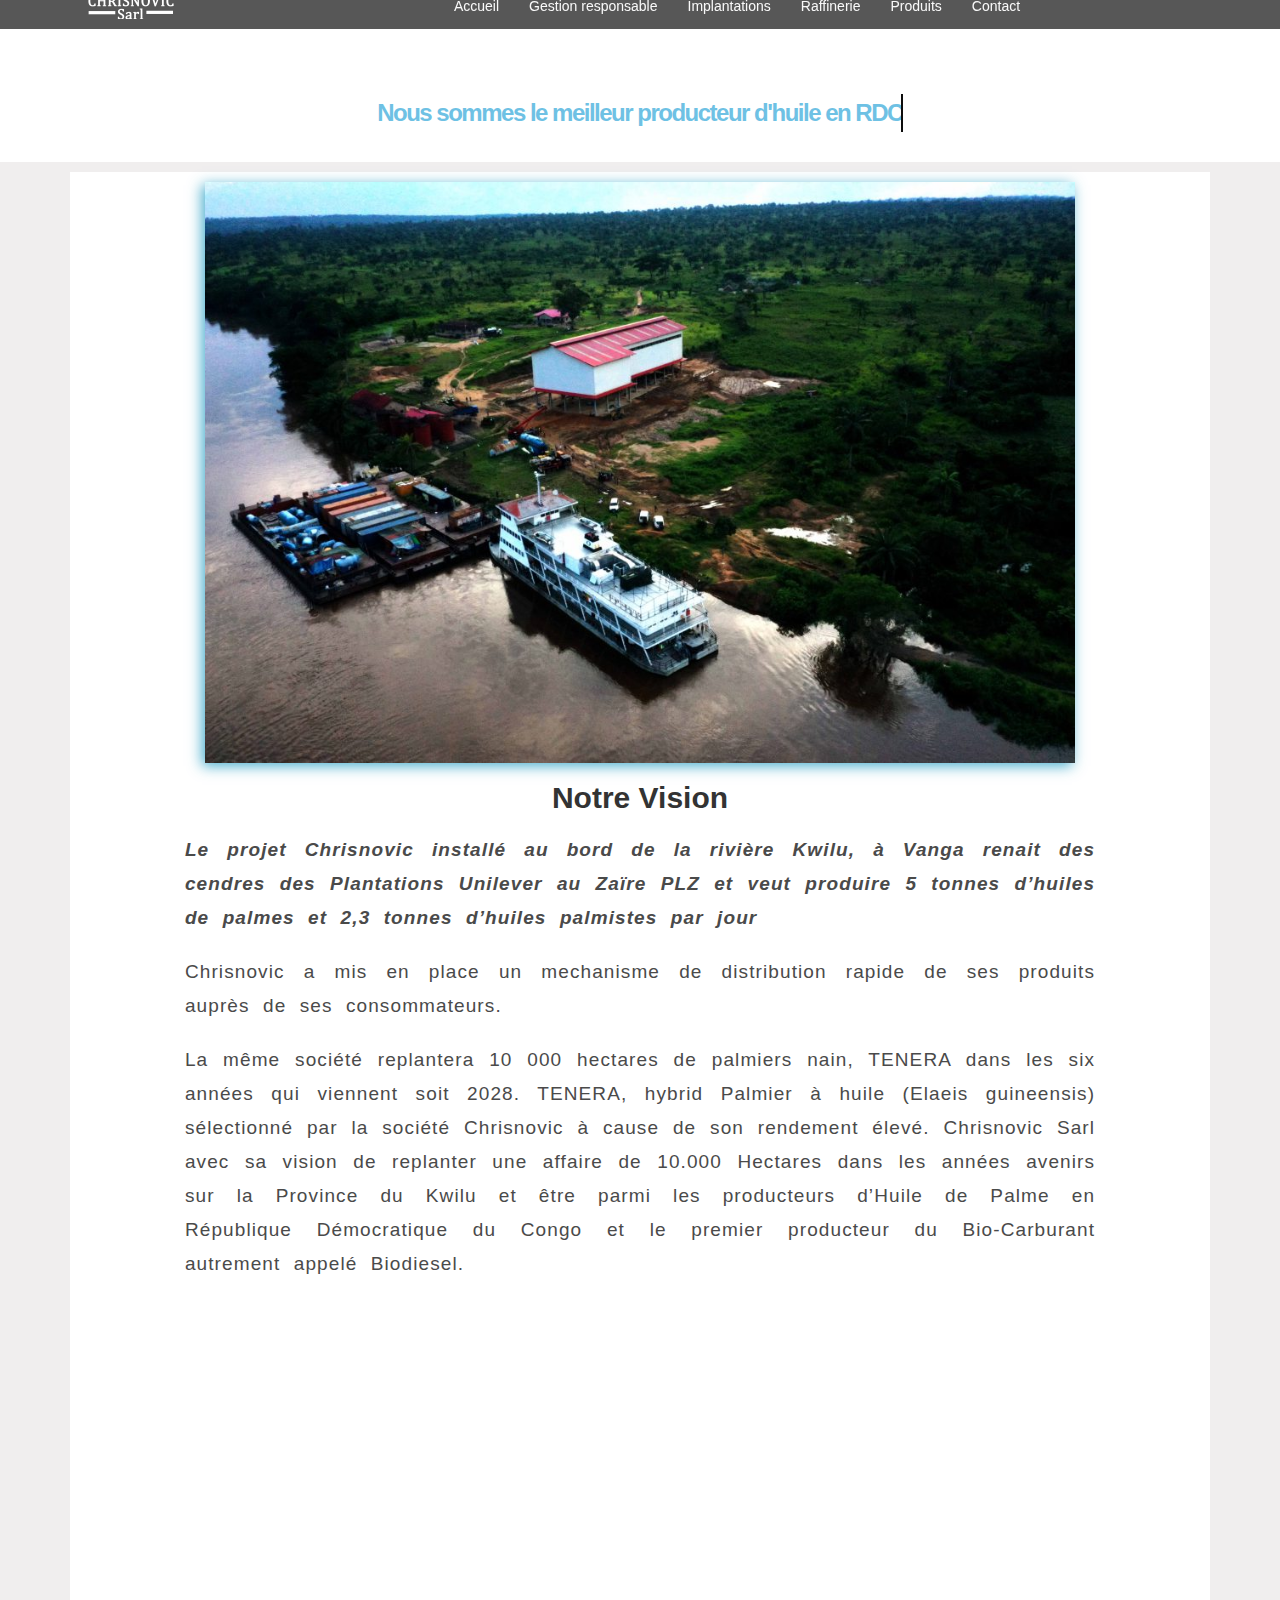
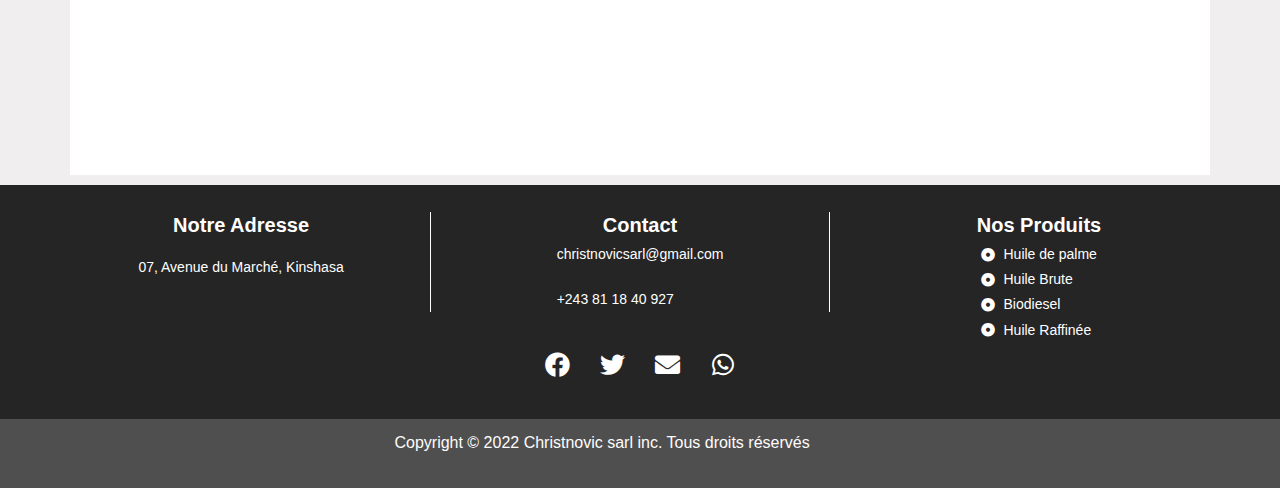
<file: vision/index.html>
<!DOCTYPE html>
<html class="html" lang="fr-FR">
<head>
	<meta charset="UTF-8">
	<link rel="profile" href="https://gmpg.org/xfn/11">

	<title>Vision &#8211; Christnovic sarl</title>
<meta name="robots" content="max-image-preview:large">
<meta name="viewport" content="width=device-width, initial-scale=1">
<link rel="dns-prefetch" href="//s.w.org">
<link rel="alternate" type="application/rss+xml" title="Christnovic sarl &raquo; Flux" href="https://andykalo.github.io/chrisnovic-sarl/feed/">
<link rel="alternate" type="application/rss+xml" title="Christnovic sarl &raquo; Flux des commentaires" href="https://andykalo.github.io/chrisnovic-sarl/comments/feed/">
<script>
window._wpemojiSettings = {"baseUrl":"https:\/\/s.w.org\/images\/core\/emoji\/14.0.0\/72x72\/","ext":".png","svgUrl":"https:\/\/s.w.org\/images\/core\/emoji\/14.0.0\/svg\/","svgExt":".svg","source":{"concatemoji":"https:\/\/andykalo.github.io\/chrisnovic-sarl\/wp-includes\/js\/wp-emoji-release.min.js?ver=6.0.2"}};
/*! This file is auto-generated */
!function(e,a,t){var n,r,o,i=a.createElement("canvas"),p=i.getContext&&i.getContext("2d");function s(e,t){var a=String.fromCharCode,e=(p.clearRect(0,0,i.width,i.height),p.fillText(a.apply(this,e),0,0),i.toDataURL());return p.clearRect(0,0,i.width,i.height),p.fillText(a.apply(this,t),0,0),e===i.toDataURL()}function c(e){var t=a.createElement("script");t.src=e,t.defer=t.type="text/javascript",a.getElementsByTagName("head")[0].appendChild(t)}for(o=Array("flag","emoji"),t.supports={everything:!0,everythingExceptFlag:!0},r=0;r<o.length;r++)t.supports[o[r]]=function(e){if(!p||!p.fillText)return!1;switch(p.textBaseline="top",p.font="600 32px Arial",e){case"flag":return s([127987,65039,8205,9895,65039],[127987,65039,8203,9895,65039])?!1:!s([55356,56826,55356,56819],[55356,56826,8203,55356,56819])&&!s([55356,57332,56128,56423,56128,56418,56128,56421,56128,56430,56128,56423,56128,56447],[55356,57332,8203,56128,56423,8203,56128,56418,8203,56128,56421,8203,56128,56430,8203,56128,56423,8203,56128,56447]);case"emoji":return!s([129777,127995,8205,129778,127999],[129777,127995,8203,129778,127999])}return!1}(o[r]),t.supports.everything=t.supports.everything&&t.supports[o[r]],"flag"!==o[r]&&(t.supports.everythingExceptFlag=t.supports.everythingExceptFlag&&t.supports[o[r]]);t.supports.everythingExceptFlag=t.supports.everythingExceptFlag&&!t.supports.flag,t.DOMReady=!1,t.readyCallback=function(){t.DOMReady=!0},t.supports.everything||(n=function(){t.readyCallback()},a.addEventListener?(a.addEventListener("DOMContentLoaded",n,!1),e.addEventListener("load",n,!1)):(e.attachEvent("onload",n),a.attachEvent("onreadystatechange",function(){"complete"===a.readyState&&t.readyCallback()})),(e=t.source||{}).concatemoji?c(e.concatemoji):e.wpemoji&&e.twemoji&&(c(e.twemoji),c(e.wpemoji)))}(window,document,window._wpemojiSettings);
</script>
<style>img.wp-smiley,
img.emoji {
	display: inline !important;
	border: none !important;
	box-shadow: none !important;
	height: 1em !important;
	width: 1em !important;
	margin: 0 0.07em !important;
	vertical-align: -0.1em !important;
	background: none !important;
	padding: 0 !important;
}</style>
	<link rel="stylesheet" id="wp-block-library-css" href="https://andykalo.github.io/chrisnovic-sarl/wp-includes/css/dist/block-library/style.min.css?ver=6.0.2" media="all">
<style id="wp-block-library-theme-inline-css">.wp-block-audio figcaption{color:#555;font-size:13px;text-align:center}.is-dark-theme .wp-block-audio figcaption{color:hsla(0,0%,100%,.65)}.wp-block-code{border:1px solid #ccc;border-radius:4px;font-family:Menlo,Consolas,monaco,monospace;padding:.8em 1em}.wp-block-embed figcaption{color:#555;font-size:13px;text-align:center}.is-dark-theme .wp-block-embed figcaption{color:hsla(0,0%,100%,.65)}.blocks-gallery-caption{color:#555;font-size:13px;text-align:center}.is-dark-theme .blocks-gallery-caption{color:hsla(0,0%,100%,.65)}.wp-block-image figcaption{color:#555;font-size:13px;text-align:center}.is-dark-theme .wp-block-image figcaption{color:hsla(0,0%,100%,.65)}.wp-block-pullquote{border-top:4px solid;border-bottom:4px solid;margin-bottom:1.75em;color:currentColor}.wp-block-pullquote__citation,.wp-block-pullquote cite,.wp-block-pullquote footer{color:currentColor;text-transform:uppercase;font-size:.8125em;font-style:normal}.wp-block-quote{border-left:.25em solid;margin:0 0 1.75em;padding-left:1em}.wp-block-quote cite,.wp-block-quote footer{color:currentColor;font-size:.8125em;position:relative;font-style:normal}.wp-block-quote.has-text-align-right{border-left:none;border-right:.25em solid;padding-left:0;padding-right:1em}.wp-block-quote.has-text-align-center{border:none;padding-left:0}.wp-block-quote.is-large,.wp-block-quote.is-style-large,.wp-block-quote.is-style-plain{border:none}.wp-block-search .wp-block-search__label{font-weight:700}:where(.wp-block-group.has-background){padding:1.25em 2.375em}.wp-block-separator.has-css-opacity{opacity:.4}.wp-block-separator{border:none;border-bottom:2px solid;margin-left:auto;margin-right:auto}.wp-block-separator.has-alpha-channel-opacity{opacity:1}.wp-block-separator:not(.is-style-wide):not(.is-style-dots){width:100px}.wp-block-separator.has-background:not(.is-style-dots){border-bottom:none;height:1px}.wp-block-separator.has-background:not(.is-style-wide):not(.is-style-dots){height:2px}.wp-block-table thead{border-bottom:3px solid}.wp-block-table tfoot{border-top:3px solid}.wp-block-table td,.wp-block-table th{padding:.5em;border:1px solid;word-break:normal}.wp-block-table figcaption{color:#555;font-size:13px;text-align:center}.is-dark-theme .wp-block-table figcaption{color:hsla(0,0%,100%,.65)}.wp-block-video figcaption{color:#555;font-size:13px;text-align:center}.is-dark-theme .wp-block-video figcaption{color:hsla(0,0%,100%,.65)}.wp-block-template-part.has-background{padding:1.25em 2.375em;margin-top:0;margin-bottom:0}</style>
<style id="global-styles-inline-css">body{--wp--preset--color--black: #000000;--wp--preset--color--cyan-bluish-gray: #abb8c3;--wp--preset--color--white: #ffffff;--wp--preset--color--pale-pink: #f78da7;--wp--preset--color--vivid-red: #cf2e2e;--wp--preset--color--luminous-vivid-orange: #ff6900;--wp--preset--color--luminous-vivid-amber: #fcb900;--wp--preset--color--light-green-cyan: #7bdcb5;--wp--preset--color--vivid-green-cyan: #00d084;--wp--preset--color--pale-cyan-blue: #8ed1fc;--wp--preset--color--vivid-cyan-blue: #0693e3;--wp--preset--color--vivid-purple: #9b51e0;--wp--preset--gradient--vivid-cyan-blue-to-vivid-purple: linear-gradient(135deg,rgba(6,147,227,1) 0%,rgb(155,81,224) 100%);--wp--preset--gradient--light-green-cyan-to-vivid-green-cyan: linear-gradient(135deg,rgb(122,220,180) 0%,rgb(0,208,130) 100%);--wp--preset--gradient--luminous-vivid-amber-to-luminous-vivid-orange: linear-gradient(135deg,rgba(252,185,0,1) 0%,rgba(255,105,0,1) 100%);--wp--preset--gradient--luminous-vivid-orange-to-vivid-red: linear-gradient(135deg,rgba(255,105,0,1) 0%,rgb(207,46,46) 100%);--wp--preset--gradient--very-light-gray-to-cyan-bluish-gray: linear-gradient(135deg,rgb(238,238,238) 0%,rgb(169,184,195) 100%);--wp--preset--gradient--cool-to-warm-spectrum: linear-gradient(135deg,rgb(74,234,220) 0%,rgb(151,120,209) 20%,rgb(207,42,186) 40%,rgb(238,44,130) 60%,rgb(251,105,98) 80%,rgb(254,248,76) 100%);--wp--preset--gradient--blush-light-purple: linear-gradient(135deg,rgb(255,206,236) 0%,rgb(152,150,240) 100%);--wp--preset--gradient--blush-bordeaux: linear-gradient(135deg,rgb(254,205,165) 0%,rgb(254,45,45) 50%,rgb(107,0,62) 100%);--wp--preset--gradient--luminous-dusk: linear-gradient(135deg,rgb(255,203,112) 0%,rgb(199,81,192) 50%,rgb(65,88,208) 100%);--wp--preset--gradient--pale-ocean: linear-gradient(135deg,rgb(255,245,203) 0%,rgb(182,227,212) 50%,rgb(51,167,181) 100%);--wp--preset--gradient--electric-grass: linear-gradient(135deg,rgb(202,248,128) 0%,rgb(113,206,126) 100%);--wp--preset--gradient--midnight: linear-gradient(135deg,rgb(2,3,129) 0%,rgb(40,116,252) 100%);--wp--preset--duotone--dark-grayscale: url('#wp-duotone-dark-grayscale');--wp--preset--duotone--grayscale: url('#wp-duotone-grayscale');--wp--preset--duotone--purple-yellow: url('#wp-duotone-purple-yellow');--wp--preset--duotone--blue-red: url('#wp-duotone-blue-red');--wp--preset--duotone--midnight: url('#wp-duotone-midnight');--wp--preset--duotone--magenta-yellow: url('#wp-duotone-magenta-yellow');--wp--preset--duotone--purple-green: url('#wp-duotone-purple-green');--wp--preset--duotone--blue-orange: url('#wp-duotone-blue-orange');--wp--preset--font-size--small: 13px;--wp--preset--font-size--medium: 20px;--wp--preset--font-size--large: 36px;--wp--preset--font-size--x-large: 42px;}.has-black-color{color: var(--wp--preset--color--black) !important;}.has-cyan-bluish-gray-color{color: var(--wp--preset--color--cyan-bluish-gray) !important;}.has-white-color{color: var(--wp--preset--color--white) !important;}.has-pale-pink-color{color: var(--wp--preset--color--pale-pink) !important;}.has-vivid-red-color{color: var(--wp--preset--color--vivid-red) !important;}.has-luminous-vivid-orange-color{color: var(--wp--preset--color--luminous-vivid-orange) !important;}.has-luminous-vivid-amber-color{color: var(--wp--preset--color--luminous-vivid-amber) !important;}.has-light-green-cyan-color{color: var(--wp--preset--color--light-green-cyan) !important;}.has-vivid-green-cyan-color{color: var(--wp--preset--color--vivid-green-cyan) !important;}.has-pale-cyan-blue-color{color: var(--wp--preset--color--pale-cyan-blue) !important;}.has-vivid-cyan-blue-color{color: var(--wp--preset--color--vivid-cyan-blue) !important;}.has-vivid-purple-color{color: var(--wp--preset--color--vivid-purple) !important;}.has-black-background-color{background-color: var(--wp--preset--color--black) !important;}.has-cyan-bluish-gray-background-color{background-color: var(--wp--preset--color--cyan-bluish-gray) !important;}.has-white-background-color{background-color: var(--wp--preset--color--white) !important;}.has-pale-pink-background-color{background-color: var(--wp--preset--color--pale-pink) !important;}.has-vivid-red-background-color{background-color: var(--wp--preset--color--vivid-red) !important;}.has-luminous-vivid-orange-background-color{background-color: var(--wp--preset--color--luminous-vivid-orange) !important;}.has-luminous-vivid-amber-background-color{background-color: var(--wp--preset--color--luminous-vivid-amber) !important;}.has-light-green-cyan-background-color{background-color: var(--wp--preset--color--light-green-cyan) !important;}.has-vivid-green-cyan-background-color{background-color: var(--wp--preset--color--vivid-green-cyan) !important;}.has-pale-cyan-blue-background-color{background-color: var(--wp--preset--color--pale-cyan-blue) !important;}.has-vivid-cyan-blue-background-color{background-color: var(--wp--preset--color--vivid-cyan-blue) !important;}.has-vivid-purple-background-color{background-color: var(--wp--preset--color--vivid-purple) !important;}.has-black-border-color{border-color: var(--wp--preset--color--black) !important;}.has-cyan-bluish-gray-border-color{border-color: var(--wp--preset--color--cyan-bluish-gray) !important;}.has-white-border-color{border-color: var(--wp--preset--color--white) !important;}.has-pale-pink-border-color{border-color: var(--wp--preset--color--pale-pink) !important;}.has-vivid-red-border-color{border-color: var(--wp--preset--color--vivid-red) !important;}.has-luminous-vivid-orange-border-color{border-color: var(--wp--preset--color--luminous-vivid-orange) !important;}.has-luminous-vivid-amber-border-color{border-color: var(--wp--preset--color--luminous-vivid-amber) !important;}.has-light-green-cyan-border-color{border-color: var(--wp--preset--color--light-green-cyan) !important;}.has-vivid-green-cyan-border-color{border-color: var(--wp--preset--color--vivid-green-cyan) !important;}.has-pale-cyan-blue-border-color{border-color: var(--wp--preset--color--pale-cyan-blue) !important;}.has-vivid-cyan-blue-border-color{border-color: var(--wp--preset--color--vivid-cyan-blue) !important;}.has-vivid-purple-border-color{border-color: var(--wp--preset--color--vivid-purple) !important;}.has-vivid-cyan-blue-to-vivid-purple-gradient-background{background: var(--wp--preset--gradient--vivid-cyan-blue-to-vivid-purple) !important;}.has-light-green-cyan-to-vivid-green-cyan-gradient-background{background: var(--wp--preset--gradient--light-green-cyan-to-vivid-green-cyan) !important;}.has-luminous-vivid-amber-to-luminous-vivid-orange-gradient-background{background: var(--wp--preset--gradient--luminous-vivid-amber-to-luminous-vivid-orange) !important;}.has-luminous-vivid-orange-to-vivid-red-gradient-background{background: var(--wp--preset--gradient--luminous-vivid-orange-to-vivid-red) !important;}.has-very-light-gray-to-cyan-bluish-gray-gradient-background{background: var(--wp--preset--gradient--very-light-gray-to-cyan-bluish-gray) !important;}.has-cool-to-warm-spectrum-gradient-background{background: var(--wp--preset--gradient--cool-to-warm-spectrum) !important;}.has-blush-light-purple-gradient-background{background: var(--wp--preset--gradient--blush-light-purple) !important;}.has-blush-bordeaux-gradient-background{background: var(--wp--preset--gradient--blush-bordeaux) !important;}.has-luminous-dusk-gradient-background{background: var(--wp--preset--gradient--luminous-dusk) !important;}.has-pale-ocean-gradient-background{background: var(--wp--preset--gradient--pale-ocean) !important;}.has-electric-grass-gradient-background{background: var(--wp--preset--gradient--electric-grass) !important;}.has-midnight-gradient-background{background: var(--wp--preset--gradient--midnight) !important;}.has-small-font-size{font-size: var(--wp--preset--font-size--small) !important;}.has-medium-font-size{font-size: var(--wp--preset--font-size--medium) !important;}.has-large-font-size{font-size: var(--wp--preset--font-size--large) !important;}.has-x-large-font-size{font-size: var(--wp--preset--font-size--x-large) !important;}</style>
<link rel="stylesheet" id="hfe-style-css" href="https://andykalo.github.io/chrisnovic-sarl/wp-content/plugins/header-footer-elementor/assets/css/header-footer-elementor.css?ver=1.6.13" media="all">
<link rel="stylesheet" id="elementor-icons-css" href="https://andykalo.github.io/chrisnovic-sarl/wp-content/plugins/elementor/assets/lib/eicons/css/elementor-icons.min.css?ver=5.16.0" media="all">
<link rel="stylesheet" id="elementor-frontend-css" href="https://andykalo.github.io/chrisnovic-sarl/wp-content/plugins/elementor/assets/css/frontend-lite.min.css?ver=3.7.7" media="all">
<link rel="stylesheet" id="elementor-post-94-css" href="https://andykalo.github.io/chrisnovic-sarl/wp-content/uploads/elementor/css/post-94.css?ver=1664886443" media="all">
<link rel="stylesheet" id="elementor-pro-css" href="https://andykalo.github.io/chrisnovic-sarl/wp-content/plugins/elementor-pro/assets/css/frontend-lite.min.css?ver=3.7.7" media="all">
<link rel="stylesheet" id="elementor-post-912-css" href="https://andykalo.github.io/chrisnovic-sarl/wp-content/uploads/elementor/css/post-912.css?ver=1665291650" media="all">
<link rel="stylesheet" id="hfe-widgets-style-css" href="https://andykalo.github.io/chrisnovic-sarl/wp-content/plugins/header-footer-elementor/inc/widgets-css/frontend.css?ver=1.6.13" media="all">
<link rel="stylesheet" id="elementor-post-459-css" href="https://andykalo.github.io/chrisnovic-sarl/wp-content/uploads/elementor/css/post-459.css?ver=1665388297" media="all">
<link rel="stylesheet" id="font-awesome-css" href="https://andykalo.github.io/chrisnovic-sarl/wp-content/themes/oceanwp/assets/fonts/fontawesome/css/all.min.css?ver=5.15.1" media="all">
<link rel="stylesheet" id="simple-line-icons-css" href="https://andykalo.github.io/chrisnovic-sarl/wp-content/themes/oceanwp/assets/css/third/simple-line-icons.min.css?ver=2.4.0" media="all">
<link rel="stylesheet" id="oceanwp-style-css" href="https://andykalo.github.io/chrisnovic-sarl/wp-content/themes/oceanwp/assets/css/style.min.css?ver=3.3.5" media="all">
<link rel="stylesheet" id="eael-general-css" href="https://andykalo.github.io/chrisnovic-sarl/wp-content/plugins/essential-addons-for-elementor-lite/assets/front-end/css/view/general.min.css?ver=5.3.2" media="all">
<link rel="stylesheet" id="google-fonts-1-css" href="https://fonts.googleapis.com/css?family=Roboto%3A100%2C100italic%2C200%2C200italic%2C300%2C300italic%2C400%2C400italic%2C500%2C500italic%2C600%2C600italic%2C700%2C700italic%2C800%2C800italic%2C900%2C900italic%7CRoboto+Slab%3A100%2C100italic%2C200%2C200italic%2C300%2C300italic%2C400%2C400italic%2C500%2C500italic%2C600%2C600italic%2C700%2C700italic%2C800%2C800italic%2C900%2C900italic&#038;display=auto&#038;ver=6.0.2" media="all">
<link rel="stylesheet" id="elementor-icons-shared-0-css" href="https://andykalo.github.io/chrisnovic-sarl/wp-content/plugins/elementor/assets/lib/font-awesome/css/fontawesome.min.css?ver=5.15.3" media="all">
<link rel="stylesheet" id="elementor-icons-fa-solid-css" href="https://andykalo.github.io/chrisnovic-sarl/wp-content/plugins/elementor/assets/lib/font-awesome/css/solid.min.css?ver=5.15.3" media="all">
<link rel="stylesheet" id="elementor-icons-fa-brands-css" href="https://andykalo.github.io/chrisnovic-sarl/wp-content/plugins/elementor/assets/lib/font-awesome/css/brands.min.css?ver=5.15.3" media="all">
<script src="https://andykalo.github.io/chrisnovic-sarl/wp-includes/js/jquery/jquery.min.js?ver=3.6.0" id="jquery-core-js"></script>
<script src="https://andykalo.github.io/chrisnovic-sarl/wp-includes/js/jquery/jquery-migrate.min.js?ver=3.3.2" id="jquery-migrate-js"></script>
<link rel="https://api.w.org/" href="https://andykalo.github.io/chrisnovic-sarl/wp-json/">
<link rel="alternate" type="application/json" href="https://andykalo.github.io/chrisnovic-sarl/wp-json/wp/v2/pages/912">
<link rel="EditURI" type="application/rsd+xml" title="RSD" href="https://andykalo.github.io/chrisnovic-sarl/xmlrpc.php?rsd">
<link rel="wlwmanifest" type="application/wlwmanifest+xml" href="https://andykalo.github.io/chrisnovic-sarl/wp-includes/wlwmanifest.xml"> 
<meta name="generator" content="WordPress 6.0.2">
<link rel="canonical" href="https://andykalo.github.io/chrisnovic-sarl/vision/">
<link rel="shortlink" href="https://andykalo.github.io/chrisnovic-sarl/?p=912">
<link rel="alternate" type="application/json+oembed" href="https://andykalo.github.io/chrisnovic-sarl/wp-json/oembed/1.0/embed?url=https%3A%2F%2Fandykalo.github.io%2Fchrisnovic-sarl%2Fvision%2F">
<link rel="alternate" type="text/xml+oembed" href="https://andykalo.github.io/chrisnovic-sarl/wp-json/oembed/1.0/embed?url=https%3A%2F%2Fandykalo.github.io%2Fchrisnovic-sarl%2Fvision%2F&#038;format=xml">
<!-- OceanWP CSS -->
<style type="text/css">/* Header CSS */#site-header.has-header-media .overlay-header-media{background-color:rgba(0,0,0,0.5)}</style>
</head>

<body class="page-template page-template-elementor_header_footer page page-id-912 wp-custom-logo wp-embed-responsive ehf-footer ehf-template-oceanwp ehf-stylesheet-oceanwp oceanwp-theme dropdown-mobile no-header-border default-breakpoint has-sidebar content-right-sidebar page-header-disabled elementor-default elementor-template-full-width elementor-kit-94 elementor-page elementor-page-912" itemscope="itemscope" itemtype="https://schema.org/WebPage">

	<svg xmlns="http://www.w3.org/2000/svg" viewbox="0 0 0 0" width="0" height="0" focusable="false" role="none" style="visibility: hidden; position: absolute; left: -9999px; overflow: hidden;"><defs><filter id="wp-duotone-dark-grayscale"><fecolormatrix color-interpolation-filters="sRGB" type="matrix" values=" .299 .587 .114 0 0 .299 .587 .114 0 0 .299 .587 .114 0 0 .299 .587 .114 0 0 "></fecolormatrix><fecomponenttransfer color-interpolation-filters="sRGB"><fefuncr type="table" tablevalues="0 0.49803921568627"></fefuncr><fefuncg type="table" tablevalues="0 0.49803921568627"></fefuncg><fefuncb type="table" tablevalues="0 0.49803921568627"></fefuncb><fefunca type="table" tablevalues="1 1"></fefunca></fecomponenttransfer><fecomposite in2="SourceGraphic" operator="in"></fecomposite></filter></defs></svg><svg xmlns="http://www.w3.org/2000/svg" viewbox="0 0 0 0" width="0" height="0" focusable="false" role="none" style="visibility: hidden; position: absolute; left: -9999px; overflow: hidden;"><defs><filter id="wp-duotone-grayscale"><fecolormatrix color-interpolation-filters="sRGB" type="matrix" values=" .299 .587 .114 0 0 .299 .587 .114 0 0 .299 .587 .114 0 0 .299 .587 .114 0 0 "></fecolormatrix><fecomponenttransfer color-interpolation-filters="sRGB"><fefuncr type="table" tablevalues="0 1"></fefuncr><fefuncg type="table" tablevalues="0 1"></fefuncg><fefuncb type="table" tablevalues="0 1"></fefuncb><fefunca type="table" tablevalues="1 1"></fefunca></fecomponenttransfer><fecomposite in2="SourceGraphic" operator="in"></fecomposite></filter></defs></svg><svg xmlns="http://www.w3.org/2000/svg" viewbox="0 0 0 0" width="0" height="0" focusable="false" role="none" style="visibility: hidden; position: absolute; left: -9999px; overflow: hidden;"><defs><filter id="wp-duotone-purple-yellow"><fecolormatrix color-interpolation-filters="sRGB" type="matrix" values=" .299 .587 .114 0 0 .299 .587 .114 0 0 .299 .587 .114 0 0 .299 .587 .114 0 0 "></fecolormatrix><fecomponenttransfer color-interpolation-filters="sRGB"><fefuncr type="table" tablevalues="0.54901960784314 0.98823529411765"></fefuncr><fefuncg type="table" tablevalues="0 1"></fefuncg><fefuncb type="table" tablevalues="0.71764705882353 0.25490196078431"></fefuncb><fefunca type="table" tablevalues="1 1"></fefunca></fecomponenttransfer><fecomposite in2="SourceGraphic" operator="in"></fecomposite></filter></defs></svg><svg xmlns="http://www.w3.org/2000/svg" viewbox="0 0 0 0" width="0" height="0" focusable="false" role="none" style="visibility: hidden; position: absolute; left: -9999px; overflow: hidden;"><defs><filter id="wp-duotone-blue-red"><fecolormatrix color-interpolation-filters="sRGB" type="matrix" values=" .299 .587 .114 0 0 .299 .587 .114 0 0 .299 .587 .114 0 0 .299 .587 .114 0 0 "></fecolormatrix><fecomponenttransfer color-interpolation-filters="sRGB"><fefuncr type="table" tablevalues="0 1"></fefuncr><fefuncg type="table" tablevalues="0 0.27843137254902"></fefuncg><fefuncb type="table" tablevalues="0.5921568627451 0.27843137254902"></fefuncb><fefunca type="table" tablevalues="1 1"></fefunca></fecomponenttransfer><fecomposite in2="SourceGraphic" operator="in"></fecomposite></filter></defs></svg><svg xmlns="http://www.w3.org/2000/svg" viewbox="0 0 0 0" width="0" height="0" focusable="false" role="none" style="visibility: hidden; position: absolute; left: -9999px; overflow: hidden;"><defs><filter id="wp-duotone-midnight"><fecolormatrix color-interpolation-filters="sRGB" type="matrix" values=" .299 .587 .114 0 0 .299 .587 .114 0 0 .299 .587 .114 0 0 .299 .587 .114 0 0 "></fecolormatrix><fecomponenttransfer color-interpolation-filters="sRGB"><fefuncr type="table" tablevalues="0 0"></fefuncr><fefuncg type="table" tablevalues="0 0.64705882352941"></fefuncg><fefuncb type="table" tablevalues="0 1"></fefuncb><fefunca type="table" tablevalues="1 1"></fefunca></fecomponenttransfer><fecomposite in2="SourceGraphic" operator="in"></fecomposite></filter></defs></svg><svg xmlns="http://www.w3.org/2000/svg" viewbox="0 0 0 0" width="0" height="0" focusable="false" role="none" style="visibility: hidden; position: absolute; left: -9999px; overflow: hidden;"><defs><filter id="wp-duotone-magenta-yellow"><fecolormatrix color-interpolation-filters="sRGB" type="matrix" values=" .299 .587 .114 0 0 .299 .587 .114 0 0 .299 .587 .114 0 0 .299 .587 .114 0 0 "></fecolormatrix><fecomponenttransfer color-interpolation-filters="sRGB"><fefuncr type="table" tablevalues="0.78039215686275 1"></fefuncr><fefuncg type="table" tablevalues="0 0.94901960784314"></fefuncg><fefuncb type="table" tablevalues="0.35294117647059 0.47058823529412"></fefuncb><fefunca type="table" tablevalues="1 1"></fefunca></fecomponenttransfer><fecomposite in2="SourceGraphic" operator="in"></fecomposite></filter></defs></svg><svg xmlns="http://www.w3.org/2000/svg" viewbox="0 0 0 0" width="0" height="0" focusable="false" role="none" style="visibility: hidden; position: absolute; left: -9999px; overflow: hidden;"><defs><filter id="wp-duotone-purple-green"><fecolormatrix color-interpolation-filters="sRGB" type="matrix" values=" .299 .587 .114 0 0 .299 .587 .114 0 0 .299 .587 .114 0 0 .299 .587 .114 0 0 "></fecolormatrix><fecomponenttransfer color-interpolation-filters="sRGB"><fefuncr type="table" tablevalues="0.65098039215686 0.40392156862745"></fefuncr><fefuncg type="table" tablevalues="0 1"></fefuncg><fefuncb type="table" tablevalues="0.44705882352941 0.4"></fefuncb><fefunca type="table" tablevalues="1 1"></fefunca></fecomponenttransfer><fecomposite in2="SourceGraphic" operator="in"></fecomposite></filter></defs></svg><svg xmlns="http://www.w3.org/2000/svg" viewbox="0 0 0 0" width="0" height="0" focusable="false" role="none" style="visibility: hidden; position: absolute; left: -9999px; overflow: hidden;"><defs><filter id="wp-duotone-blue-orange"><fecolormatrix color-interpolation-filters="sRGB" type="matrix" values=" .299 .587 .114 0 0 .299 .587 .114 0 0 .299 .587 .114 0 0 .299 .587 .114 0 0 "></fecolormatrix><fecomponenttransfer color-interpolation-filters="sRGB"><fefuncr type="table" tablevalues="0.098039215686275 1"></fefuncr><fefuncg type="table" tablevalues="0 0.66274509803922"></fefuncg><fefuncb type="table" tablevalues="0.84705882352941 0.41960784313725"></fefuncb><fefunca type="table" tablevalues="1 1"></fefunca></fecomponenttransfer><fecomposite in2="SourceGraphic" operator="in"></fecomposite></filter></defs></svg>
	
	<div id="outer-wrap" class="site clr">

		<a class="skip-link screen-reader-text" href="#main">Skip to content</a>

		
		<div id="wrap" class="clr">

			
			
<header id="site-header" class="custom-header clr" data-height="74" itemscope="itemscope" itemtype="https://schema.org/WPHeader" role="banner">

	
		

<div id="site-header-inner" class="clr">

	
</div>


<div id="mobile-dropdown" class="clr">

	<nav class="clr" itemscope="itemscope" itemtype="https://schema.org/SiteNavigationElement">

		
<div id="mobile-menu-search" class="clr">
	<form aria-label="Rechercher sur ce site" method="get" action="http://localhost/Chrisnovic/Site/" class="mobile-searchform">
		<input aria-label="Insert search query" value="" class="field" id="ocean-mobile-search-1" type="search" name="s" autocomplete="off" placeholder="Rechercher">
		<button aria-label="Envoyer la recherche" type="submit" class="searchform-submit">
			<i class=" icon-magnifier" aria-hidden="true" role="img"></i>		</button>
					</form>
</div>
<!-- .mobile-menu-search -->

	</nav>

</div>


		
		
</header><!-- #site-header -->


			
			<main id="main" class="site-main clr" role="main">

						<div data-elementor-type="wp-page" data-elementor-id="912" class="elementor elementor-912">
							<div class="elementor-element elementor-element-c9ba0b5 e-container--column e-container" data-id="c9ba0b5" data-element_type="container">				<div class="elementor-element elementor-element-2a330a7 elementor-widget elementor-widget-spacer" data-id="2a330a7" data-element_type="widget" data-widget_type="spacer.default">
				<div class="elementor-widget-container">
			<style>/*! elementor - v3.7.7 - 20-09-2022 */
.elementor-column .elementor-spacer-inner{height:var(--spacer-size)}.e-container{--container-widget-width:100%}.e-container>.elementor-widget-spacer{width:var(--container-widget-width,var(--spacer-size));-ms-flex-item-align:stretch;align-self:stretch;-ms-flex-negative:0;flex-shrink:0}.e-container>.elementor-widget-spacer>.elementor-widget-container,.e-container>.elementor-widget-spacer>.elementor-widget-container>.elementor-spacer{height:100%}.e-container>.elementor-widget-spacer>.elementor-widget-container>.elementor-spacer>.elementor-spacer-inner{height:var(--container-widget-height,var(--spacer-size))}</style>		<div class="elementor-spacer">
			<div class="elementor-spacer-inner"></div>
		</div>
				</div>
				</div>
				<div class="elementor-element elementor-element-26f43b8 elementor-headline--style-rotate elementor-widget elementor-widget-animated-headline" data-id="26f43b8" data-element_type="widget" data-settings="{&quot;headline_style&quot;:&quot;rotate&quot;,&quot;animation_type&quot;:&quot;clip&quot;,&quot;rotating_text&quot;:&quot;Nous sommes le meilleur producteur d&#039;huile en RDC&quot;,&quot;rotate_iteration_delay&quot;:5000,&quot;loop&quot;:&quot;yes&quot;}" data-widget_type="animated-headline.default">
				<div class="elementor-widget-container">
			<link rel="stylesheet" href="https://andykalo.github.io/chrisnovic-sarl/wp-content/plugins/elementor-pro/assets/css/widget-animated-headline.min.css">		<h3 class="elementor-headline elementor-headline-animation-type-clip">
				<span class="elementor-headline-dynamic-wrapper elementor-headline-text-wrapper">
					<span class="elementor-headline-dynamic-text elementor-headline-text-active">
				Nous&nbsp;sommes&nbsp;le&nbsp;meilleur&nbsp;producteur&nbsp;d'huile&nbsp;en&nbsp;RDC			</span>
						</span>
				</h3>
				</div>
				</div>
		</div>
<div class="elementor-element elementor-element-666b94bd e-container--row e-container" data-id="666b94bd" data-element_type="container" data-settings="{&quot;background_background&quot;:&quot;classic&quot;,&quot;sticky&quot;:&quot;top&quot;,&quot;sticky_offset_mobile&quot;:0,&quot;sticky_effects_offset_mobile&quot;:0,&quot;sticky_on&quot;:[&quot;desktop&quot;,&quot;tablet&quot;],&quot;position&quot;:&quot;fixed&quot;,&quot;sticky_offset&quot;:0,&quot;sticky_effects_offset&quot;:0}">		<div class="elementor-element elementor-element-66ef9dc4 e-container--column e-container" data-id="66ef9dc4" data-element_type="container">				<div class="elementor-element elementor-element-5c1990f8 elementor-widget elementor-widget-site-logo" data-id="5c1990f8" data-element_type="widget" data-settings="{&quot;align_mobile&quot;:&quot;center&quot;,&quot;width_mobile&quot;:{&quot;unit&quot;:&quot;%&quot;,&quot;size&quot;:100,&quot;sizes&quot;:[]},&quot;align&quot;:&quot;center&quot;,&quot;width&quot;:{&quot;unit&quot;:&quot;%&quot;,&quot;size&quot;:&quot;&quot;,&quot;sizes&quot;:[]},&quot;width_tablet&quot;:{&quot;unit&quot;:&quot;%&quot;,&quot;size&quot;:&quot;&quot;,&quot;sizes&quot;:[]},&quot;space&quot;:{&quot;unit&quot;:&quot;%&quot;,&quot;size&quot;:&quot;&quot;,&quot;sizes&quot;:[]},&quot;space_tablet&quot;:{&quot;unit&quot;:&quot;%&quot;,&quot;size&quot;:&quot;&quot;,&quot;sizes&quot;:[]},&quot;space_mobile&quot;:{&quot;unit&quot;:&quot;%&quot;,&quot;size&quot;:&quot;&quot;,&quot;sizes&quot;:[]},&quot;image_border_radius&quot;:{&quot;unit&quot;:&quot;px&quot;,&quot;top&quot;:&quot;&quot;,&quot;right&quot;:&quot;&quot;,&quot;bottom&quot;:&quot;&quot;,&quot;left&quot;:&quot;&quot;,&quot;isLinked&quot;:true},&quot;image_border_radius_tablet&quot;:{&quot;unit&quot;:&quot;px&quot;,&quot;top&quot;:&quot;&quot;,&quot;right&quot;:&quot;&quot;,&quot;bottom&quot;:&quot;&quot;,&quot;left&quot;:&quot;&quot;,&quot;isLinked&quot;:true},&quot;image_border_radius_mobile&quot;:{&quot;unit&quot;:&quot;px&quot;,&quot;top&quot;:&quot;&quot;,&quot;right&quot;:&quot;&quot;,&quot;bottom&quot;:&quot;&quot;,&quot;left&quot;:&quot;&quot;,&quot;isLinked&quot;:true},&quot;caption_padding&quot;:{&quot;unit&quot;:&quot;px&quot;,&quot;top&quot;:&quot;&quot;,&quot;right&quot;:&quot;&quot;,&quot;bottom&quot;:&quot;&quot;,&quot;left&quot;:&quot;&quot;,&quot;isLinked&quot;:true},&quot;caption_padding_tablet&quot;:{&quot;unit&quot;:&quot;px&quot;,&quot;top&quot;:&quot;&quot;,&quot;right&quot;:&quot;&quot;,&quot;bottom&quot;:&quot;&quot;,&quot;left&quot;:&quot;&quot;,&quot;isLinked&quot;:true},&quot;caption_padding_mobile&quot;:{&quot;unit&quot;:&quot;px&quot;,&quot;top&quot;:&quot;&quot;,&quot;right&quot;:&quot;&quot;,&quot;bottom&quot;:&quot;&quot;,&quot;left&quot;:&quot;&quot;,&quot;isLinked&quot;:true},&quot;caption_space&quot;:{&quot;unit&quot;:&quot;px&quot;,&quot;size&quot;:0,&quot;sizes&quot;:[]},&quot;caption_space_tablet&quot;:{&quot;unit&quot;:&quot;px&quot;,&quot;size&quot;:&quot;&quot;,&quot;sizes&quot;:[]},&quot;caption_space_mobile&quot;:{&quot;unit&quot;:&quot;px&quot;,&quot;size&quot;:&quot;&quot;,&quot;sizes&quot;:[]}}" data-widget_type="site-logo.default">
				<div class="elementor-widget-container">
					<div class="hfe-site-logo">
													<a data-elementor-open-lightbox="" class="elementor-clickable" href="https://andykalo.github.io/chrisnovic-sarl">
							<div class="hfe-site-logo-set">           
				<div class="hfe-site-logo-container">
					<img class="hfe-site-logo-img elementor-animation-" src="https://andykalo.github.io/chrisnovic-sarl/wp-content/uploads/elementor/thumbs/logo1-pvwf3kwyxq1qex29h83fq8pf6j7jyle5hq54cttbay.png" alt="logo1">
				</div>
			</div>
							</a>
						</div>  
					</div>
				</div>
		</div>		<div class="elementor-element elementor-element-2d373123 elementor-nav-menu__align-center elementor-widget__width-inherit elementor-widget-tablet__width-inherit elementor-widget-mobile__width-inherit elementor-absolute elementor-nav-menu--dropdown-tablet elementor-nav-menu__text-align-aside elementor-nav-menu--toggle elementor-nav-menu--burger elementor-widget elementor-widget-nav-menu" data-id="2d373123" data-element_type="widget" data-settings="{&quot;toggle_icon_hover_animation&quot;:&quot;grow&quot;,&quot;_animation_tablet&quot;:&quot;none&quot;,&quot;_position&quot;:&quot;absolute&quot;,&quot;layout&quot;:&quot;horizontal&quot;,&quot;submenu_icon&quot;:{&quot;value&quot;:&quot;&lt;i class=\&quot;fas fa-caret-down\&quot;&gt;&lt;\/i&gt;&quot;,&quot;library&quot;:&quot;fa-solid&quot;},&quot;toggle&quot;:&quot;burger&quot;}" data-widget_type="nav-menu.default">
				<div class="elementor-widget-container">
			<link rel="stylesheet" href="https://andykalo.github.io/chrisnovic-sarl/wp-content/plugins/elementor-pro/assets/css/widget-nav-menu.min.css">			<nav migration_allowed="1" migrated="0" role="navigation" class="elementor-nav-menu--main elementor-nav-menu__container elementor-nav-menu--layout-horizontal e--pointer-text e--animation-grow">
				<ul id="menu-1-2d373123" class="elementor-nav-menu">
<li class="menu-item menu-item-type-post_type menu-item-object-page menu-item-home menu-item-857"><a href="https://andykalo.github.io/chrisnovic-sarl/" class="elementor-item">Accueil</a></li>
<li class="menu-item menu-item-type-post_type menu-item-object-page current-menu-ancestor current-menu-parent current_page_parent current_page_ancestor menu-item-has-children menu-item-409">
<a href="https://andykalo.github.io/chrisnovic-sarl/gestion-responsable/" class="elementor-item">Gestion responsable</a>
<ul class="sub-menu elementor-nav-menu--dropdown">
	<li class="menu-item menu-item-type-post_type menu-item-object-page menu-item-907"><a href="https://andykalo.github.io/chrisnovic-sarl/profil/" class="elementor-sub-item">Profil</a></li>
	<li class="menu-item menu-item-type-post_type menu-item-object-page menu-item-924"><a href="https://andykalo.github.io/chrisnovic-sarl/mission/" class="elementor-sub-item">Mission</a></li>
	<li class="menu-item menu-item-type-post_type menu-item-object-page current-menu-item page_item page-item-912 current_page_item menu-item-923"><a href="https://andykalo.github.io/chrisnovic-sarl/vision/" aria-current="page" class="elementor-sub-item elementor-item-active">Vision</a></li>
	<li class="menu-item menu-item-type-post_type menu-item-object-page menu-item-922"><a href="https://andykalo.github.io/chrisnovic-sarl/environnement/" class="elementor-sub-item">Environnement</a></li>
</ul>
</li>
<li class="menu-item menu-item-type-post_type menu-item-object-page menu-item-has-children menu-item-410">
<a href="https://andykalo.github.io/chrisnovic-sarl/implantations/" class="elementor-item">Implantations</a>
<ul class="sub-menu elementor-nav-menu--dropdown">
	<li class="menu-item menu-item-type-custom menu-item-object-custom menu-item-417"><a href="#" class="elementor-sub-item elementor-item-anchor">Géo-localisation</a></li>
	<li class="menu-item menu-item-type-post_type menu-item-object-page menu-item-has-children menu-item-420">
<a href="https://andykalo.github.io/chrisnovic-sarl/exploitation-site/" class="elementor-sub-item">Exploitation Site</a>
	<ul class="sub-menu elementor-nav-menu--dropdown">
		<li class="menu-item menu-item-type-custom menu-item-object-custom menu-item-421"><a href="#" class="elementor-sub-item elementor-item-anchor">Plantation Luthe</a></li>
		<li class="menu-item menu-item-type-custom menu-item-object-custom menu-item-422"><a href="#" class="elementor-sub-item elementor-item-anchor">Plantation Milundu</a></li>
		<li class="menu-item menu-item-type-custom menu-item-object-custom menu-item-423"><a href="#" class="elementor-sub-item elementor-item-anchor">Plantation Pindi</a></li>
		<li class="menu-item menu-item-type-custom menu-item-object-custom menu-item-424"><a href="#" class="elementor-sub-item elementor-item-anchor">Plantation Tango</a></li>
		<li class="menu-item menu-item-type-custom menu-item-object-custom menu-item-425"><a href="#" class="elementor-sub-item elementor-item-anchor">Plantation Lundu</a></li>
		<li class="menu-item menu-item-type-custom menu-item-object-custom menu-item-426"><a href="#" class="elementor-sub-item elementor-item-anchor">Plantation Kumbi</a></li>
	</ul>
</li>
</ul>
</li>
<li class="menu-item menu-item-type-post_type menu-item-object-page menu-item-412"><a href="https://andykalo.github.io/chrisnovic-sarl/raffinerie/" class="elementor-item">Raffinerie</a></li>
<li class="menu-item menu-item-type-post_type menu-item-object-page menu-item-411"><a href="https://andykalo.github.io/chrisnovic-sarl/produits/" class="elementor-item">Produits</a></li>
<li class="menu-item menu-item-type-post_type menu-item-object-page menu-item-429"><a href="https://andykalo.github.io/chrisnovic-sarl/contact/" class="elementor-item">Contact</a></li>
</ul>			</nav>
					<div class="elementor-menu-toggle" role="button" tabindex="0" aria-label="Menu Toggle" aria-expanded="false">
			<i aria-hidden="true" role="presentation" class="elementor-menu-toggle__icon--open elementor-animation-grow eicon-menu-bar"></i><i aria-hidden="true" role="presentation" class="elementor-menu-toggle__icon--close elementor-animation-grow eicon-close"></i>			<span class="elementor-screen-only">Menu</span>
		</div>
			<nav class="elementor-nav-menu--dropdown elementor-nav-menu__container" role="navigation" aria-hidden="true">
				<ul id="menu-2-2d373123" class="elementor-nav-menu">
<li class="menu-item menu-item-type-post_type menu-item-object-page menu-item-home menu-item-857"><a href="https://andykalo.github.io/chrisnovic-sarl/" class="elementor-item" tabindex="-1">Accueil</a></li>
<li class="menu-item menu-item-type-post_type menu-item-object-page current-menu-ancestor current-menu-parent current_page_parent current_page_ancestor menu-item-has-children menu-item-409">
<a href="https://andykalo.github.io/chrisnovic-sarl/gestion-responsable/" class="elementor-item" tabindex="-1">Gestion responsable</a>
<ul class="sub-menu elementor-nav-menu--dropdown">
	<li class="menu-item menu-item-type-post_type menu-item-object-page menu-item-907"><a href="https://andykalo.github.io/chrisnovic-sarl/profil/" class="elementor-sub-item" tabindex="-1">Profil</a></li>
	<li class="menu-item menu-item-type-post_type menu-item-object-page menu-item-924"><a href="https://andykalo.github.io/chrisnovic-sarl/mission/" class="elementor-sub-item" tabindex="-1">Mission</a></li>
	<li class="menu-item menu-item-type-post_type menu-item-object-page current-menu-item page_item page-item-912 current_page_item menu-item-923"><a href="https://andykalo.github.io/chrisnovic-sarl/vision/" aria-current="page" class="elementor-sub-item elementor-item-active" tabindex="-1">Vision</a></li>
	<li class="menu-item menu-item-type-post_type menu-item-object-page menu-item-922"><a href="https://andykalo.github.io/chrisnovic-sarl/environnement/" class="elementor-sub-item" tabindex="-1">Environnement</a></li>
</ul>
</li>
<li class="menu-item menu-item-type-post_type menu-item-object-page menu-item-has-children menu-item-410">
<a href="https://andykalo.github.io/chrisnovic-sarl/implantations/" class="elementor-item" tabindex="-1">Implantations</a>
<ul class="sub-menu elementor-nav-menu--dropdown">
	<li class="menu-item menu-item-type-custom menu-item-object-custom menu-item-417"><a href="#" class="elementor-sub-item elementor-item-anchor" tabindex="-1">Géo-localisation</a></li>
	<li class="menu-item menu-item-type-post_type menu-item-object-page menu-item-has-children menu-item-420">
<a href="https://andykalo.github.io/chrisnovic-sarl/exploitation-site/" class="elementor-sub-item" tabindex="-1">Exploitation Site</a>
	<ul class="sub-menu elementor-nav-menu--dropdown">
		<li class="menu-item menu-item-type-custom menu-item-object-custom menu-item-421"><a href="#" class="elementor-sub-item elementor-item-anchor" tabindex="-1">Plantation Luthe</a></li>
		<li class="menu-item menu-item-type-custom menu-item-object-custom menu-item-422"><a href="#" class="elementor-sub-item elementor-item-anchor" tabindex="-1">Plantation Milundu</a></li>
		<li class="menu-item menu-item-type-custom menu-item-object-custom menu-item-423"><a href="#" class="elementor-sub-item elementor-item-anchor" tabindex="-1">Plantation Pindi</a></li>
		<li class="menu-item menu-item-type-custom menu-item-object-custom menu-item-424"><a href="#" class="elementor-sub-item elementor-item-anchor" tabindex="-1">Plantation Tango</a></li>
		<li class="menu-item menu-item-type-custom menu-item-object-custom menu-item-425"><a href="#" class="elementor-sub-item elementor-item-anchor" tabindex="-1">Plantation Lundu</a></li>
		<li class="menu-item menu-item-type-custom menu-item-object-custom menu-item-426"><a href="#" class="elementor-sub-item elementor-item-anchor" tabindex="-1">Plantation Kumbi</a></li>
	</ul>
</li>
</ul>
</li>
<li class="menu-item menu-item-type-post_type menu-item-object-page menu-item-412"><a href="https://andykalo.github.io/chrisnovic-sarl/raffinerie/" class="elementor-item" tabindex="-1">Raffinerie</a></li>
<li class="menu-item menu-item-type-post_type menu-item-object-page menu-item-411"><a href="https://andykalo.github.io/chrisnovic-sarl/produits/" class="elementor-item" tabindex="-1">Produits</a></li>
<li class="menu-item menu-item-type-post_type menu-item-object-page menu-item-429"><a href="https://andykalo.github.io/chrisnovic-sarl/contact/" class="elementor-item" tabindex="-1">Contact</a></li>
</ul>			</nav>
				</div>
				</div>
		</div>
<div class="elementor-element elementor-element-7bcbc64 e-container--column e-container" data-id="7bcbc64" data-element_type="container" data-settings="{&quot;background_background&quot;:&quot;classic&quot;}">		<div class="elementor-element elementor-element-fff8e9e e-container--column e-container" data-id="fff8e9e" data-element_type="container" data-settings="{&quot;background_background&quot;:&quot;classic&quot;}">				<div class="elementor-element elementor-element-72d05e8 elementor-invisible elementor-widget elementor-widget-image" data-id="72d05e8" data-element_type="widget" data-settings="{&quot;_animation&quot;:&quot;zoomIn&quot;,&quot;_animation_tablet&quot;:&quot;zoomIn&quot;,&quot;_animation_mobile&quot;:&quot;zoomIn&quot;}" data-widget_type="image.default">
				<div class="elementor-widget-container">
			<style>/*! elementor - v3.7.7 - 20-09-2022 */
.elementor-widget-image{text-align:center}.elementor-widget-image a{display:inline-block}.elementor-widget-image a img[src$=".svg"]{width:48px}.elementor-widget-image img{vertical-align:middle;display:inline-block}</style>												<img width="1024" height="683" src="https://andykalo.github.io/chrisnovic-sarl/wp-content/uploads/2022/10/DJI_00955-1024x683.jpg" class="attachment-large size-large" alt="" loading="lazy" srcset="https://andykalo.github.io/chrisnovic-sarl/wp-content/uploads/2022/10/DJI_00955-1024x683.jpg 1024w, https://andykalo.github.io/chrisnovic-sarl/wp-content/uploads/2022/10/DJI_00955-300x200.jpg 300w, https://andykalo.github.io/chrisnovic-sarl/wp-content/uploads/2022/10/DJI_00955-768x512.jpg 768w, https://andykalo.github.io/chrisnovic-sarl/wp-content/uploads/2022/10/DJI_00955-1536x1024.jpg 1536w, https://andykalo.github.io/chrisnovic-sarl/wp-content/uploads/2022/10/DJI_00955-2048x1365.jpg 2048w" sizes="(max-width: 1024px) 100vw, 1024px">															</div>
				</div>
				<div class="elementor-element elementor-element-041b731 elementor-widget elementor-widget-heading" data-id="041b731" data-element_type="widget" data-widget_type="heading.default">
				<div class="elementor-widget-container">
			<style>/*! elementor - v3.7.7 - 20-09-2022 */
.elementor-heading-title{padding:0;margin:0;line-height:1}.elementor-widget-heading .elementor-heading-title[class*=elementor-size-]>a{color:inherit;font-size:inherit;line-height:inherit}.elementor-widget-heading .elementor-heading-title.elementor-size-small{font-size:15px}.elementor-widget-heading .elementor-heading-title.elementor-size-medium{font-size:19px}.elementor-widget-heading .elementor-heading-title.elementor-size-large{font-size:29px}.elementor-widget-heading .elementor-heading-title.elementor-size-xl{font-size:39px}.elementor-widget-heading .elementor-heading-title.elementor-size-xxl{font-size:59px}</style>
<h2 class="elementor-heading-title elementor-size-default">Notre Vision</h2>		</div>
				</div>
				<div class="elementor-element elementor-element-aec0dfb elementor-widget__width-initial elementor-widget-mobile__width-initial elementor-invisible elementor-widget elementor-widget-text-editor" data-id="aec0dfb" data-element_type="widget" data-settings="{&quot;_animation&quot;:&quot;fadeInUp&quot;,&quot;_animation_tablet&quot;:&quot;fadeInUp&quot;,&quot;_animation_mobile&quot;:&quot;fadeInUp&quot;}" data-widget_type="text-editor.default">
				<div class="elementor-widget-container">
			<style>/*! elementor - v3.7.7 - 20-09-2022 */
.elementor-widget-text-editor.elementor-drop-cap-view-stacked .elementor-drop-cap{background-color:#818a91;color:#fff}.elementor-widget-text-editor.elementor-drop-cap-view-framed .elementor-drop-cap{color:#818a91;border:3px solid;background-color:transparent}.elementor-widget-text-editor:not(.elementor-drop-cap-view-default) .elementor-drop-cap{margin-top:8px}.elementor-widget-text-editor:not(.elementor-drop-cap-view-default) .elementor-drop-cap-letter{width:1em;height:1em}.elementor-widget-text-editor .elementor-drop-cap{float:left;text-align:center;line-height:1;font-size:50px}.elementor-widget-text-editor .elementor-drop-cap-letter{display:inline-block}</style>				<p><em><strong>Le projet Chrisnovic installé au bord de la rivière Kwilu, à Vanga renait des cendres des Plantations Unilever au Zaïre PLZ et veut produire 5 tonnes d’huiles de palmes et 2,3 tonnes d’huiles palmistes par jour</strong></em></p>
<p>Chrisnovic a mis en place un mechanisme de distribution rapide de ses produits auprès de ses consommateurs.</p>
<p>La même société replantera 10 000 hectares de palmiers nain, TENERA dans les six années qui viennent soit 2028. TENERA, hybrid Palmier à huile (Elaeis guineensis) sélectionné par la société Chrisnovic à cause de son rendement élevé. Chrisnovic Sarl avec sa vision de replanter une affaire de 10.000 Hectares dans les années avenirs sur la Province du Kwilu et être parmi les producteurs d&rsquo;Huile de Palme en République Démocratique du Congo et le premier producteur du Bio-Carburant autrement appelé Biodiesel.</p>						</div>
				</div>
		<div class="elementor-element elementor-element-ffb390a e-container--row elementor-invisible e-container" data-id="ffb390a" data-element_type="container" data-settings="{&quot;animation&quot;:&quot;fadeInUp&quot;,&quot;animation_tablet&quot;:&quot;fadeInUp&quot;,&quot;animation_mobile&quot;:&quot;fadeInUp&quot;}">				<div class="elementor-element elementor-element-013212a elementor-widget__width-initial elementor-widget-tablet__width-initial elementor-widget-mobile__width-initial elementor-widget elementor-widget-image" data-id="013212a" data-element_type="widget" data-widget_type="image.default">
				<div class="elementor-widget-container">
															<img width="1024" height="683" src="https://andykalo.github.io/chrisnovic-sarl/wp-content/uploads/2022/10/DJI_0278-1024x683.jpg" class="attachment-large size-large" alt="" loading="lazy" srcset="https://andykalo.github.io/chrisnovic-sarl/wp-content/uploads/2022/10/DJI_0278-1024x683.jpg 1024w, https://andykalo.github.io/chrisnovic-sarl/wp-content/uploads/2022/10/DJI_0278-300x200.jpg 300w, https://andykalo.github.io/chrisnovic-sarl/wp-content/uploads/2022/10/DJI_0278-768x512.jpg 768w, https://andykalo.github.io/chrisnovic-sarl/wp-content/uploads/2022/10/DJI_0278-1536x1024.jpg 1536w, https://andykalo.github.io/chrisnovic-sarl/wp-content/uploads/2022/10/DJI_0278-2048x1365.jpg 2048w" sizes="(max-width: 1024px) 100vw, 1024px">															</div>
				</div>
				<div class="elementor-element elementor-element-1481f1d elementor-widget-mobile__width-initial elementor-widget elementor-widget-image" data-id="1481f1d" data-element_type="widget" data-widget_type="image.default">
				<div class="elementor-widget-container">
															<img width="1024" height="592" src="https://andykalo.github.io/chrisnovic-sarl/wp-content/uploads/2022/10/20220918_112450-1-1024x592.jpg" class="attachment-large size-large" alt="" loading="lazy" srcset="https://andykalo.github.io/chrisnovic-sarl/wp-content/uploads/2022/10/20220918_112450-1-1024x592.jpg 1024w, https://andykalo.github.io/chrisnovic-sarl/wp-content/uploads/2022/10/20220918_112450-1-300x173.jpg 300w, https://andykalo.github.io/chrisnovic-sarl/wp-content/uploads/2022/10/20220918_112450-1-768x444.jpg 768w, https://andykalo.github.io/chrisnovic-sarl/wp-content/uploads/2022/10/20220918_112450-1.jpg 1080w" sizes="(max-width: 1024px) 100vw, 1024px">															</div>
				</div>
		</div>		<div class="elementor-element elementor-element-076ec42 elementor-widget__width-initial elementor-widget-mobile__width-initial elementor-invisible elementor-widget elementor-widget-text-editor" data-id="076ec42" data-element_type="widget" data-settings="{&quot;_animation&quot;:&quot;fadeInUp&quot;,&quot;_animation_tablet&quot;:&quot;fadeInUp&quot;,&quot;_animation_mobile&quot;:&quot;fadeInUp&quot;}" data-widget_type="text-editor.default">
				<div class="elementor-widget-container">
							<p>En 2015 le projet CHRISNOVIC installé au bord de la rivière Kwilu, à Vanga renait des cendres des Plantations Unilever au Zaïre PLZ et veut produire 5 tonnes d’huiles de palmes et 2,3 tonnes d’huiles palmistes par jour. Chrisnovic a mis en place un mechanisme de distribution rapide de ses produits auprès de ses consommateurs</p>						</div>
				</div>
		</div>
</div>					</div>
		
	</main><!-- #main -->

	
	
	
				<footer itemtype="https://schema.org/WPFooter" itemscope="itemscope" id="colophon" role="contentinfo">
			<div class="footer-width-fixer">		<div data-elementor-type="wp-post" data-elementor-id="459" class="elementor elementor-459">
							<div class="elementor-element elementor-element-67bb4f8 e-container--row e-container" data-id="67bb4f8" data-element_type="container" data-settings="{&quot;background_background&quot;:&quot;classic&quot;}">		<div class="elementor-element elementor-element-e45ba05 e-container--row e-container" data-id="e45ba05" data-element_type="container">		<div class="elementor-element elementor-element-7196d3a e-container--column e-container" data-id="7196d3a" data-element_type="container">				<div class="elementor-element elementor-element-59d562d elementor-widget elementor-widget-heading" data-id="59d562d" data-element_type="widget" data-widget_type="heading.default">
				<div class="elementor-widget-container">
			<h2 class="elementor-heading-title elementor-size-default">Notre Adresse</h2>		</div>
				</div>
				<div class="elementor-element elementor-element-01e0525 elementor-widget elementor-widget-text-editor" data-id="01e0525" data-element_type="widget" data-widget_type="text-editor.default">
				<div class="elementor-widget-container">
							<p>07, Avenue du Marché, Kinshasa</p>						</div>
				</div>
		</div>		<div class="elementor-element elementor-element-8925c6a elementor-widget__width-initial elementor-widget-mobile__width-initial elementor-widget-divider--view-line elementor-widget elementor-widget-divider" data-id="8925c6a" data-element_type="widget" data-widget_type="divider.default">
				<div class="elementor-widget-container">
			<style>/*! elementor - v3.7.7 - 20-09-2022 */
.elementor-widget-divider{--divider-border-style:none;--divider-border-width:1px;--divider-color:#2c2c2c;--divider-icon-size:20px;--divider-element-spacing:10px;--divider-pattern-height:24px;--divider-pattern-size:20px;--divider-pattern-url:none;--divider-pattern-repeat:repeat-x}.elementor-widget-divider .elementor-divider{display:-webkit-box;display:-ms-flexbox;display:flex}.elementor-widget-divider .elementor-divider__text{font-size:15px;line-height:1;max-width:95%}.elementor-widget-divider .elementor-divider__element{margin:0 var(--divider-element-spacing);-ms-flex-negative:0;flex-shrink:0}.elementor-widget-divider .elementor-icon{font-size:var(--divider-icon-size)}.elementor-widget-divider .elementor-divider-separator{display:-webkit-box;display:-ms-flexbox;display:flex;margin:0;direction:ltr}.elementor-widget-divider--view-line_icon .elementor-divider-separator,.elementor-widget-divider--view-line_text .elementor-divider-separator{-webkit-box-align:center;-ms-flex-align:center;align-items:center}.elementor-widget-divider--view-line_icon .elementor-divider-separator:after,.elementor-widget-divider--view-line_icon .elementor-divider-separator:before,.elementor-widget-divider--view-line_text .elementor-divider-separator:after,.elementor-widget-divider--view-line_text .elementor-divider-separator:before{display:block;content:"";border-bottom:0;-webkit-box-flex:1;-ms-flex-positive:1;flex-grow:1;border-top:var(--divider-border-width) var(--divider-border-style) var(--divider-color)}.elementor-widget-divider--element-align-left .elementor-divider .elementor-divider-separator>.elementor-divider__svg:first-of-type{-webkit-box-flex:0;-ms-flex-positive:0;flex-grow:0;-ms-flex-negative:100;flex-shrink:100}.elementor-widget-divider--element-align-left .elementor-divider-separator:before{content:none}.elementor-widget-divider--element-align-left .elementor-divider__element{margin-left:0}.elementor-widget-divider--element-align-right .elementor-divider .elementor-divider-separator>.elementor-divider__svg:last-of-type{-webkit-box-flex:0;-ms-flex-positive:0;flex-grow:0;-ms-flex-negative:100;flex-shrink:100}.elementor-widget-divider--element-align-right .elementor-divider-separator:after{content:none}.elementor-widget-divider--element-align-right .elementor-divider__element{margin-right:0}.elementor-widget-divider:not(.elementor-widget-divider--view-line_text):not(.elementor-widget-divider--view-line_icon) .elementor-divider-separator{border-top:var(--divider-border-width) var(--divider-border-style) var(--divider-color)}.elementor-widget-divider--separator-type-pattern{--divider-border-style:none}.elementor-widget-divider--separator-type-pattern.elementor-widget-divider--view-line .elementor-divider-separator,.elementor-widget-divider--separator-type-pattern:not(.elementor-widget-divider--view-line) .elementor-divider-separator:after,.elementor-widget-divider--separator-type-pattern:not(.elementor-widget-divider--view-line) .elementor-divider-separator:before,.elementor-widget-divider--separator-type-pattern:not([class*=elementor-widget-divider--view]) .elementor-divider-separator{width:100%;min-height:var(--divider-pattern-height);-webkit-mask-size:var(--divider-pattern-size) 100%;mask-size:var(--divider-pattern-size) 100%;-webkit-mask-repeat:var(--divider-pattern-repeat);mask-repeat:var(--divider-pattern-repeat);background-color:var(--divider-color);-webkit-mask-image:var(--divider-pattern-url);mask-image:var(--divider-pattern-url)}.elementor-widget-divider--no-spacing{--divider-pattern-size:auto}.elementor-widget-divider--bg-round{--divider-pattern-repeat:round}.rtl .elementor-widget-divider .elementor-divider__text{direction:rtl}.e-container>.elementor-widget-divider{width:var(--container-widget-width,100%);--flex-grow:var(--container-widget-flex-grow,0)}</style>		<div class="elementor-divider">
			<span class="elementor-divider-separator">
						</span>
		</div>
				</div>
				</div>
		<div class="elementor-element elementor-element-7666108 e-container--column e-container" data-id="7666108" data-element_type="container">				<div class="elementor-element elementor-element-8dda490 elementor-widget elementor-widget-heading" data-id="8dda490" data-element_type="widget" data-widget_type="heading.default">
				<div class="elementor-widget-container">
			<h2 class="elementor-heading-title elementor-size-default">Contact</h2>		</div>
				</div>
				<div class="elementor-element elementor-element-a8bc66a elementor-widget elementor-widget-text-editor" data-id="a8bc66a" data-element_type="widget" data-widget_type="text-editor.default">
				<div class="elementor-widget-container">
							<p>christnovicsarl@gmail.com</p>
<p>+243 81 18 40 927</p>						</div>
				</div>
				<div class="elementor-element elementor-element-1194e46 e-grid-align-left e-grid-align-mobile-center elementor-shape-rounded elementor-grid-0 elementor-widget elementor-widget-social-icons" data-id="1194e46" data-element_type="widget" data-widget_type="social-icons.default">
				<div class="elementor-widget-container">
			<style>/*! elementor - v3.7.7 - 20-09-2022 */
.elementor-widget-social-icons.elementor-grid-0 .elementor-widget-container,.elementor-widget-social-icons.elementor-grid-mobile-0 .elementor-widget-container,.elementor-widget-social-icons.elementor-grid-tablet-0 .elementor-widget-container{line-height:1;font-size:0}.elementor-widget-social-icons:not(.elementor-grid-0):not(.elementor-grid-tablet-0):not(.elementor-grid-mobile-0) .elementor-grid{display:inline-grid}.elementor-widget-social-icons .elementor-grid{grid-column-gap:var(--grid-column-gap,5px);grid-row-gap:var(--grid-row-gap,5px);grid-template-columns:var(--grid-template-columns);-webkit-box-pack:var(--justify-content,center);-ms-flex-pack:var(--justify-content,center);justify-content:var(--justify-content,center);justify-items:var(--justify-content,center)}.elementor-icon.elementor-social-icon{font-size:var(--icon-size,25px);line-height:var(--icon-size,25px);width:calc(var(--icon-size, 25px) + (2 * var(--icon-padding, .5em)));height:calc(var(--icon-size, 25px) + (2 * var(--icon-padding, .5em)))}.elementor-social-icon{--e-social-icon-icon-color:#fff;display:-webkit-inline-box;display:-ms-inline-flexbox;display:inline-flex;background-color:#818a91;-webkit-box-align:center;-ms-flex-align:center;align-items:center;-webkit-box-pack:center;-ms-flex-pack:center;justify-content:center;text-align:center;cursor:pointer}.elementor-social-icon i{color:var(--e-social-icon-icon-color)}.elementor-social-icon svg{fill:var(--e-social-icon-icon-color)}.elementor-social-icon:last-child{margin:0}.elementor-social-icon:hover{opacity:.9;color:#fff}.elementor-social-icon-android{background-color:#a4c639}.elementor-social-icon-apple{background-color:#999}.elementor-social-icon-behance{background-color:#1769ff}.elementor-social-icon-bitbucket{background-color:#205081}.elementor-social-icon-codepen{background-color:#000}.elementor-social-icon-delicious{background-color:#39f}.elementor-social-icon-deviantart{background-color:#05cc47}.elementor-social-icon-digg{background-color:#005be2}.elementor-social-icon-dribbble{background-color:#ea4c89}.elementor-social-icon-elementor{background-color:#d30c5c}.elementor-social-icon-envelope{background-color:#ea4335}.elementor-social-icon-facebook,.elementor-social-icon-facebook-f{background-color:#3b5998}.elementor-social-icon-flickr{background-color:#0063dc}.elementor-social-icon-foursquare{background-color:#2d5be3}.elementor-social-icon-free-code-camp,.elementor-social-icon-freecodecamp{background-color:#006400}.elementor-social-icon-github{background-color:#333}.elementor-social-icon-gitlab{background-color:#e24329}.elementor-social-icon-globe{background-color:#818a91}.elementor-social-icon-google-plus,.elementor-social-icon-google-plus-g{background-color:#dd4b39}.elementor-social-icon-houzz{background-color:#7ac142}.elementor-social-icon-instagram{background-color:#262626}.elementor-social-icon-jsfiddle{background-color:#487aa2}.elementor-social-icon-link{background-color:#818a91}.elementor-social-icon-linkedin,.elementor-social-icon-linkedin-in{background-color:#0077b5}.elementor-social-icon-medium{background-color:#00ab6b}.elementor-social-icon-meetup{background-color:#ec1c40}.elementor-social-icon-mixcloud{background-color:#273a4b}.elementor-social-icon-odnoklassniki{background-color:#f4731c}.elementor-social-icon-pinterest{background-color:#bd081c}.elementor-social-icon-product-hunt{background-color:#da552f}.elementor-social-icon-reddit{background-color:#ff4500}.elementor-social-icon-rss{background-color:#f26522}.elementor-social-icon-shopping-cart{background-color:#4caf50}.elementor-social-icon-skype{background-color:#00aff0}.elementor-social-icon-slideshare{background-color:#0077b5}.elementor-social-icon-snapchat{background-color:#fffc00}.elementor-social-icon-soundcloud{background-color:#f80}.elementor-social-icon-spotify{background-color:#2ebd59}.elementor-social-icon-stack-overflow{background-color:#fe7a15}.elementor-social-icon-steam{background-color:#00adee}.elementor-social-icon-stumbleupon{background-color:#eb4924}.elementor-social-icon-telegram{background-color:#2ca5e0}.elementor-social-icon-thumb-tack{background-color:#1aa1d8}.elementor-social-icon-tripadvisor{background-color:#589442}.elementor-social-icon-tumblr{background-color:#35465c}.elementor-social-icon-twitch{background-color:#6441a5}.elementor-social-icon-twitter{background-color:#1da1f2}.elementor-social-icon-viber{background-color:#665cac}.elementor-social-icon-vimeo{background-color:#1ab7ea}.elementor-social-icon-vk{background-color:#45668e}.elementor-social-icon-weibo{background-color:#dd2430}.elementor-social-icon-weixin{background-color:#31a918}.elementor-social-icon-whatsapp{background-color:#25d366}.elementor-social-icon-wordpress{background-color:#21759b}.elementor-social-icon-xing{background-color:#026466}.elementor-social-icon-yelp{background-color:#af0606}.elementor-social-icon-youtube{background-color:#cd201f}.elementor-social-icon-500px{background-color:#0099e5}.elementor-shape-rounded .elementor-icon.elementor-social-icon{border-radius:10%}.elementor-shape-circle .elementor-icon.elementor-social-icon{border-radius:50%}</style>		<div class="elementor-social-icons-wrapper elementor-grid">
							<span class="elementor-grid-item">
					<a class="elementor-icon elementor-social-icon elementor-social-icon-facebook elementor-repeater-item-ef266f3" target="_blank">
						<span class="elementor-screen-only">Facebook</span>
						<i class="fab fa-facebook"></i>					</a>
				</span>
							<span class="elementor-grid-item">
					<a class="elementor-icon elementor-social-icon elementor-social-icon-twitter elementor-repeater-item-47b4f67" target="_blank">
						<span class="elementor-screen-only">Twitter</span>
						<i class="fab fa-twitter"></i>					</a>
				</span>
							<span class="elementor-grid-item">
					<a class="elementor-icon elementor-social-icon elementor-social-icon-envelope elementor-repeater-item-1ec601b" target="_blank">
						<span class="elementor-screen-only">Envelope</span>
						<i class="fas fa-envelope"></i>					</a>
				</span>
							<span class="elementor-grid-item">
					<a class="elementor-icon elementor-social-icon elementor-social-icon-whatsapp elementor-repeater-item-641918f" target="_blank">
						<span class="elementor-screen-only">Whatsapp</span>
						<i class="fab fa-whatsapp"></i>					</a>
				</span>
					</div>
				</div>
				</div>
		</div>		<div class="elementor-element elementor-element-2660dd6 elementor-widget__width-initial elementor-hidden-mobile elementor-widget-divider--view-line elementor-widget elementor-widget-divider" data-id="2660dd6" data-element_type="widget" data-widget_type="divider.default">
				<div class="elementor-widget-container">
					<div class="elementor-divider">
			<span class="elementor-divider-separator">
						</span>
		</div>
				</div>
				</div>
		<div class="elementor-element elementor-element-616e540 e-container--column e-container" data-id="616e540" data-element_type="container">				<div class="elementor-element elementor-element-5cf61e7 elementor-widget elementor-widget-heading" data-id="5cf61e7" data-element_type="widget" data-widget_type="heading.default">
				<div class="elementor-widget-container">
			<h2 class="elementor-heading-title elementor-size-default">Nos Produits</h2>		</div>
				</div>
				<div class="elementor-element elementor-element-0900df4 elementor-icon-list--layout-traditional elementor-list-item-link-full_width elementor-widget elementor-widget-icon-list" data-id="0900df4" data-element_type="widget" data-widget_type="icon-list.default">
				<div class="elementor-widget-container">
			<link rel="stylesheet" href="https://andykalo.github.io/chrisnovic-sarl/wp-content/plugins/elementor/assets/css/widget-icon-list.min.css">		<ul class="elementor-icon-list-items">
							<li class="elementor-icon-list-item">
											<span class="elementor-icon-list-icon">
							<i aria-hidden="true" class="fas fa-dot-circle"></i>						</span>
										<span class="elementor-icon-list-text">Huile de palme</span>
									</li>
								<li class="elementor-icon-list-item">
											<span class="elementor-icon-list-icon">
							<i aria-hidden="true" class="fas fa-dot-circle"></i>						</span>
										<span class="elementor-icon-list-text">Huile Brute</span>
									</li>
								<li class="elementor-icon-list-item">
											<span class="elementor-icon-list-icon">
							<i aria-hidden="true" class="fas fa-dot-circle"></i>						</span>
										<span class="elementor-icon-list-text">Biodiesel</span>
									</li>
								<li class="elementor-icon-list-item">
											<span class="elementor-icon-list-icon">
							<i aria-hidden="true" class="fas fa-dot-circle"></i>						</span>
										<span class="elementor-icon-list-text">Huile Raffinée</span>
									</li>
						</ul>
				</div>
				</div>
		</div>
</div>
</div>
<div class="elementor-element elementor-element-38eca97 e-container--row e-container" data-id="38eca97" data-element_type="container" data-settings="{&quot;background_background&quot;:&quot;classic&quot;}">				<div class="elementor-element elementor-element-7645630 elementor-widget elementor-widget-text-editor" data-id="7645630" data-element_type="widget" data-widget_type="text-editor.default">
				<div class="elementor-widget-container">
							<p>&nbsp;Copyright © 2022 Christnovic sarl inc. Tous droits réservés</p>						</div>
				</div>
		</div>					</div>
		</div>		</footer>
	
	
	
</div>
<!-- #wrap -->


</div>
<!-- #outer-wrap -->



<a aria-label="Scroll to the top of the page" href="#" id="scroll-top" class="scroll-top-right"><i class=" fa fa-angle-up" aria-hidden="true" role="img"></i></a>




<link rel="stylesheet" id="e-animations-css" href="https://andykalo.github.io/chrisnovic-sarl/wp-content/plugins/elementor/assets/lib/animations/animations.min.css?ver=3.7.7" media="all">
<script src="https://andykalo.github.io/chrisnovic-sarl/wp-includes/js/imagesloaded.min.js?ver=4.1.4" id="imagesloaded-js"></script>
<script id="oceanwp-main-js-extra">var oceanwpLocalize = {"nonce":"87f0d386af","isRTL":"","menuSearchStyle":"drop_down","mobileMenuSearchStyle":"disabled","sidrSource":null,"sidrDisplace":"1","sidrSide":"left","sidrDropdownTarget":"link","verticalHeaderTarget":"link","customSelects":".woocommerce-ordering .orderby, #dropdown_product_cat, .widget_categories select, .widget_archive select, .single-product .variations_form .variations select"};</script>
<script src="https://andykalo.github.io/chrisnovic-sarl/wp-content/themes/oceanwp/assets/js/theme.min.js?ver=3.3.5" id="oceanwp-main-js"></script>
<script src="https://andykalo.github.io/chrisnovic-sarl/wp-content/themes/oceanwp/assets/js/drop-down-mobile-menu.min.js?ver=3.3.5" id="oceanwp-drop-down-mobile-menu-js"></script>
<script src="https://andykalo.github.io/chrisnovic-sarl/wp-content/themes/oceanwp/assets/js/drop-down-search.min.js?ver=3.3.5" id="oceanwp-drop-down-search-js"></script>
<script src="https://andykalo.github.io/chrisnovic-sarl/wp-content/themes/oceanwp/assets/js/vendors/magnific-popup.min.js?ver=3.3.5" id="ow-magnific-popup-js"></script>
<script src="https://andykalo.github.io/chrisnovic-sarl/wp-content/themes/oceanwp/assets/js/ow-lightbox.min.js?ver=3.3.5" id="oceanwp-lightbox-js"></script>
<script src="https://andykalo.github.io/chrisnovic-sarl/wp-content/themes/oceanwp/assets/js/vendors/flickity.pkgd.min.js?ver=3.3.5" id="ow-flickity-js"></script>
<script src="https://andykalo.github.io/chrisnovic-sarl/wp-content/themes/oceanwp/assets/js/ow-slider.min.js?ver=3.3.5" id="oceanwp-slider-js"></script>
<script src="https://andykalo.github.io/chrisnovic-sarl/wp-content/themes/oceanwp/assets/js/scroll-effect.min.js?ver=3.3.5" id="oceanwp-scroll-effect-js"></script>
<script src="https://andykalo.github.io/chrisnovic-sarl/wp-content/themes/oceanwp/assets/js/scroll-top.min.js?ver=3.3.5" id="oceanwp-scroll-top-js"></script>
<script src="https://andykalo.github.io/chrisnovic-sarl/wp-content/themes/oceanwp/assets/js/select.min.js?ver=3.3.5" id="oceanwp-select-js"></script>
<script id="eael-general-js-extra">var localize = {"ajaxurl":"https:\/\/andykalo.github.io\/chrisnovic-sarl\/wp-admin\/admin-ajax.php","nonce":"7167aa994b","i18n":{"added":"Added ","compare":"Compare","loading":"Loading..."},"page_permalink":"https:\/\/andykalo.github.io\/chrisnovic-sarl\/vision\/","cart_redirectition":"","cart_page_url":"","el_breakpoints":{"mobile":{"label":"Mobile","value":767,"default_value":767,"direction":"max","is_enabled":true},"mobile_extra":{"label":"Grand mobile","value":880,"default_value":880,"direction":"max","is_enabled":false},"tablet":{"label":"Tablette","value":1024,"default_value":1024,"direction":"max","is_enabled":true},"tablet_extra":{"label":"Grande tablette","value":1200,"default_value":1200,"direction":"max","is_enabled":false},"laptop":{"label":"Portable","value":1366,"default_value":1366,"direction":"max","is_enabled":false},"widescreen":{"label":"Écran large","value":2400,"default_value":2400,"direction":"min","is_enabled":false}}};</script>
<script src="https://andykalo.github.io/chrisnovic-sarl/wp-content/plugins/essential-addons-for-elementor-lite/assets/front-end/js/view/general.min.js?ver=5.3.2" id="eael-general-js"></script>
<script src="https://andykalo.github.io/chrisnovic-sarl/wp-content/plugins/elementor-pro/assets/lib/smartmenus/jquery.smartmenus.min.js?ver=1.0.1" id="smartmenus-js"></script>
<script src="https://andykalo.github.io/chrisnovic-sarl/wp-content/plugins/elementor-pro/assets/js/webpack-pro.runtime.min.js?ver=3.7.7" id="elementor-pro-webpack-runtime-js"></script>
<script src="https://andykalo.github.io/chrisnovic-sarl/wp-content/plugins/elementor/assets/js/webpack.runtime.min.js?ver=3.7.7" id="elementor-webpack-runtime-js"></script>
<script src="https://andykalo.github.io/chrisnovic-sarl/wp-content/plugins/elementor/assets/js/frontend-modules.min.js?ver=3.7.7" id="elementor-frontend-modules-js"></script>
<script src="https://andykalo.github.io/chrisnovic-sarl/wp-includes/js/dist/vendor/regenerator-runtime.min.js?ver=0.13.9" id="regenerator-runtime-js"></script>
<script src="https://andykalo.github.io/chrisnovic-sarl/wp-includes/js/dist/vendor/wp-polyfill.min.js?ver=3.15.0" id="wp-polyfill-js"></script>
<script src="https://andykalo.github.io/chrisnovic-sarl/wp-includes/js/dist/hooks.min.js?ver=c6d64f2cb8f5c6bb49caca37f8828ce3" id="wp-hooks-js"></script>
<script src="https://andykalo.github.io/chrisnovic-sarl/wp-includes/js/dist/i18n.min.js?ver=ebee46757c6a411e38fd079a7ac71d94" id="wp-i18n-js"></script>
<script id="wp-i18n-js-after">
wp.i18n.setLocaleData( { 'text directionltr': [ 'ltr' ] } );
</script>
<script id="elementor-pro-frontend-js-before">var ElementorProFrontendConfig = {"ajaxurl":"https:\/\/andykalo.github.io\/chrisnovic-sarl\/wp-admin\/admin-ajax.php","nonce":"c1619ba49a","urls":{"assets":"https:\/\/andykalo.github.io\/chrisnovic-sarl\/wp-content\/plugins\/elementor-pro\/assets\/","rest":"https:\/\/andykalo.github.io\/chrisnovic-sarl\/wp-json\/"},"shareButtonsNetworks":{"facebook":{"title":"Facebook","has_counter":true},"twitter":{"title":"Twitter"},"linkedin":{"title":"LinkedIn","has_counter":true},"pinterest":{"title":"Pinterest","has_counter":true},"reddit":{"title":"Reddit","has_counter":true},"vk":{"title":"VK","has_counter":true},"odnoklassniki":{"title":"OK","has_counter":true},"tumblr":{"title":"Tumblr"},"digg":{"title":"Digg"},"skype":{"title":"Skype"},"stumbleupon":{"title":"StumbleUpon","has_counter":true},"mix":{"title":"Mix"},"telegram":{"title":"Telegram"},"pocket":{"title":"Pocket","has_counter":true},"xing":{"title":"XING","has_counter":true},"whatsapp":{"title":"WhatsApp"},"email":{"title":"Email"},"print":{"title":"Print"}},"facebook_sdk":{"lang":"fr_FR","app_id":""},"lottie":{"defaultAnimationUrl":"https:\/\/andykalo.github.io\/chrisnovic-sarl\/wp-content\/plugins\/elementor-pro\/modules\/lottie\/assets\/animations\/default.json"}};</script>
<script src="https://andykalo.github.io/chrisnovic-sarl/wp-content/plugins/elementor-pro/assets/js/frontend.min.js?ver=3.7.7" id="elementor-pro-frontend-js"></script>
<script src="https://andykalo.github.io/chrisnovic-sarl/wp-content/plugins/elementor/assets/lib/waypoints/waypoints.min.js?ver=4.0.2" id="elementor-waypoints-js"></script>
<script src="https://andykalo.github.io/chrisnovic-sarl/wp-includes/js/jquery/ui/core.min.js?ver=1.13.1" id="jquery-ui-core-js"></script>
<script id="elementor-frontend-js-before">var elementorFrontendConfig = {"environmentMode":{"edit":false,"wpPreview":false,"isScriptDebug":false},"i18n":{"shareOnFacebook":"Partager sur Facebook","shareOnTwitter":"Partager sur Twitter","pinIt":"L’épingler","download":"Télécharger","downloadImage":"Télécharger une image","fullscreen":"Plein écran","zoom":"Zoom","share":"Partager","playVideo":"Lire la vidéo","previous":"Précédent","next":"Suivant","close":"Fermer"},"is_rtl":false,"breakpoints":{"xs":0,"sm":480,"md":768,"lg":1025,"xl":1440,"xxl":1600},"responsive":{"breakpoints":{"mobile":{"label":"Mobile","value":767,"default_value":767,"direction":"max","is_enabled":true},"mobile_extra":{"label":"Grand mobile","value":880,"default_value":880,"direction":"max","is_enabled":false},"tablet":{"label":"Tablette","value":1024,"default_value":1024,"direction":"max","is_enabled":true},"tablet_extra":{"label":"Grande tablette","value":1200,"default_value":1200,"direction":"max","is_enabled":false},"laptop":{"label":"Portable","value":1366,"default_value":1366,"direction":"max","is_enabled":false},"widescreen":{"label":"Écran large","value":2400,"default_value":2400,"direction":"min","is_enabled":false}}},"version":"3.7.7","is_static":false,"experimentalFeatures":{"e_dom_optimization":true,"e_optimized_assets_loading":true,"e_optimized_css_loading":true,"a11y_improvements":true,"additional_custom_breakpoints":true,"e_import_export":true,"e_hidden_wordpress_widgets":true,"container":true,"theme_builder_v2":true,"landing-pages":true,"elements-color-picker":true,"favorite-widgets":true,"admin-top-bar":true,"page-transitions":true,"notes":true,"form-submissions":true,"e_scroll_snap":true},"urls":{"assets":"https:\/\/andykalo.github.io\/chrisnovic-sarl\/wp-content\/plugins\/elementor\/assets\/"},"settings":{"page":[],"editorPreferences":[]},"kit":{"active_breakpoints":["viewport_mobile","viewport_tablet"],"global_image_lightbox":"yes","lightbox_enable_counter":"yes","lightbox_enable_fullscreen":"yes","lightbox_enable_zoom":"yes","lightbox_enable_share":"yes","lightbox_title_src":"title","lightbox_description_src":"description"},"post":{"id":912,"title":"Vision%20%E2%80%93%20Christnovic%20sarl","excerpt":"","featuredImage":false}};</script>
<script src="https://andykalo.github.io/chrisnovic-sarl/wp-content/plugins/elementor/assets/js/frontend.min.js?ver=3.7.7" id="elementor-frontend-js"></script>
<script src="https://andykalo.github.io/chrisnovic-sarl/wp-content/plugins/elementor-pro/assets/js/elements-handlers.min.js?ver=3.7.7" id="pro-elements-handlers-js"></script>
<script src="https://andykalo.github.io/chrisnovic-sarl/wp-content/plugins/elementor-pro/assets/lib/sticky/jquery.sticky.min.js?ver=3.7.7" id="e-sticky-js"></script>
<script src="https://andykalo.github.io/chrisnovic-sarl/wp-includes/js/underscore.min.js?ver=1.13.3" id="underscore-js"></script>
<script id="wp-util-js-extra">var _wpUtilSettings = {"ajax":{"url":"\/Chrisnovic\/Site\/wp-admin\/admin-ajax.php"}};</script>
<script src="https://andykalo.github.io/chrisnovic-sarl/wp-includes/js/wp-util.min.js?ver=6.0.2" id="wp-util-js"></script>
<script id="wpforms-elementor-js-extra">var wpformsElementorVars = {"captcha_provider":"recaptcha","recaptcha_type":"v2"};</script>
<script src="https://andykalo.github.io/chrisnovic-sarl/wp-content/plugins/wpforms-lite/assets/js/integrations/elementor/frontend.min.js?ver=1.7.7" id="wpforms-elementor-js"></script>
</body>
</html>
</file>
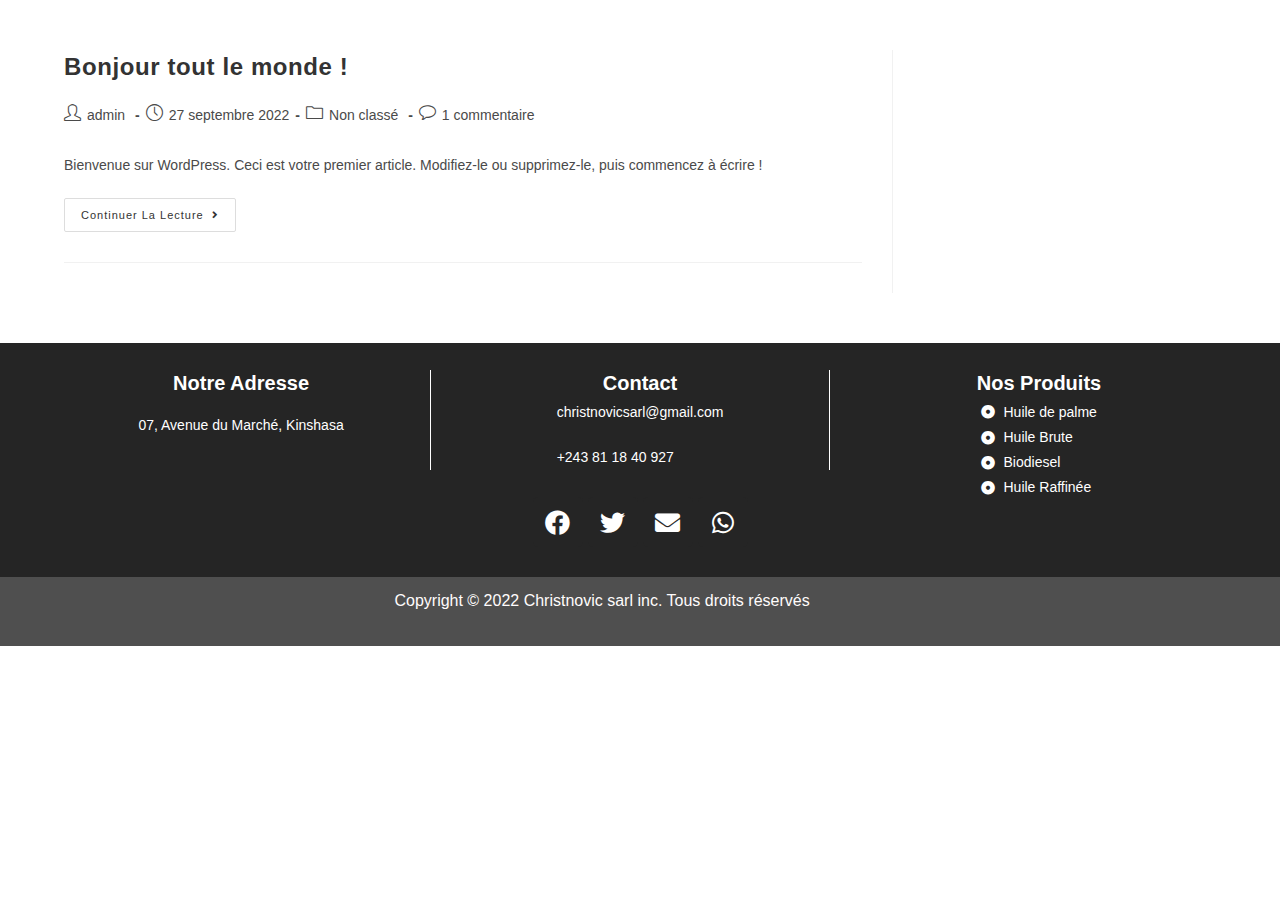
<file: author/admin/index.html>
<!DOCTYPE html>
<html class="html" lang="fr-FR">
<head>
	<meta charset="UTF-8">
	<link rel="profile" href="https://gmpg.org/xfn/11">

	<title>admin &#8211; Christnovic sarl</title>
<meta name="robots" content="max-image-preview:large">
<meta name="viewport" content="width=device-width, initial-scale=1">
<link rel="dns-prefetch" href="//s.w.org">
<link rel="alternate" type="application/rss+xml" title="Christnovic sarl &raquo; Flux" href="https://andykalo.github.io/chrisnovic-sarl/feed/">
<link rel="alternate" type="application/rss+xml" title="Christnovic sarl &raquo; Flux des commentaires" href="https://andykalo.github.io/chrisnovic-sarl/comments/feed/">
<link rel="alternate" type="application/rss+xml" title="Christnovic sarl &raquo; Flux des articles écrits par admin" href="https://andykalo.github.io/chrisnovic-sarl/author/admin/feed/">
<script>
window._wpemojiSettings = {"baseUrl":"https:\/\/s.w.org\/images\/core\/emoji\/14.0.0\/72x72\/","ext":".png","svgUrl":"https:\/\/s.w.org\/images\/core\/emoji\/14.0.0\/svg\/","svgExt":".svg","source":{"concatemoji":"https:\/\/andykalo.github.io\/chrisnovic-sarl\/wp-includes\/js\/wp-emoji-release.min.js?ver=6.0.2"}};
/*! This file is auto-generated */
!function(e,a,t){var n,r,o,i=a.createElement("canvas"),p=i.getContext&&i.getContext("2d");function s(e,t){var a=String.fromCharCode,e=(p.clearRect(0,0,i.width,i.height),p.fillText(a.apply(this,e),0,0),i.toDataURL());return p.clearRect(0,0,i.width,i.height),p.fillText(a.apply(this,t),0,0),e===i.toDataURL()}function c(e){var t=a.createElement("script");t.src=e,t.defer=t.type="text/javascript",a.getElementsByTagName("head")[0].appendChild(t)}for(o=Array("flag","emoji"),t.supports={everything:!0,everythingExceptFlag:!0},r=0;r<o.length;r++)t.supports[o[r]]=function(e){if(!p||!p.fillText)return!1;switch(p.textBaseline="top",p.font="600 32px Arial",e){case"flag":return s([127987,65039,8205,9895,65039],[127987,65039,8203,9895,65039])?!1:!s([55356,56826,55356,56819],[55356,56826,8203,55356,56819])&&!s([55356,57332,56128,56423,56128,56418,56128,56421,56128,56430,56128,56423,56128,56447],[55356,57332,8203,56128,56423,8203,56128,56418,8203,56128,56421,8203,56128,56430,8203,56128,56423,8203,56128,56447]);case"emoji":return!s([129777,127995,8205,129778,127999],[129777,127995,8203,129778,127999])}return!1}(o[r]),t.supports.everything=t.supports.everything&&t.supports[o[r]],"flag"!==o[r]&&(t.supports.everythingExceptFlag=t.supports.everythingExceptFlag&&t.supports[o[r]]);t.supports.everythingExceptFlag=t.supports.everythingExceptFlag&&!t.supports.flag,t.DOMReady=!1,t.readyCallback=function(){t.DOMReady=!0},t.supports.everything||(n=function(){t.readyCallback()},a.addEventListener?(a.addEventListener("DOMContentLoaded",n,!1),e.addEventListener("load",n,!1)):(e.attachEvent("onload",n),a.attachEvent("onreadystatechange",function(){"complete"===a.readyState&&t.readyCallback()})),(e=t.source||{}).concatemoji?c(e.concatemoji):e.wpemoji&&e.twemoji&&(c(e.twemoji),c(e.wpemoji)))}(window,document,window._wpemojiSettings);
</script>
<style>img.wp-smiley,
img.emoji {
	display: inline !important;
	border: none !important;
	box-shadow: none !important;
	height: 1em !important;
	width: 1em !important;
	margin: 0 0.07em !important;
	vertical-align: -0.1em !important;
	background: none !important;
	padding: 0 !important;
}</style>
	<link rel="stylesheet" id="wp-block-library-css" href="https://andykalo.github.io/chrisnovic-sarl/wp-includes/css/dist/block-library/style.min.css?ver=6.0.2" media="all">
<style id="wp-block-library-theme-inline-css">.wp-block-audio figcaption{color:#555;font-size:13px;text-align:center}.is-dark-theme .wp-block-audio figcaption{color:hsla(0,0%,100%,.65)}.wp-block-code{border:1px solid #ccc;border-radius:4px;font-family:Menlo,Consolas,monaco,monospace;padding:.8em 1em}.wp-block-embed figcaption{color:#555;font-size:13px;text-align:center}.is-dark-theme .wp-block-embed figcaption{color:hsla(0,0%,100%,.65)}.blocks-gallery-caption{color:#555;font-size:13px;text-align:center}.is-dark-theme .blocks-gallery-caption{color:hsla(0,0%,100%,.65)}.wp-block-image figcaption{color:#555;font-size:13px;text-align:center}.is-dark-theme .wp-block-image figcaption{color:hsla(0,0%,100%,.65)}.wp-block-pullquote{border-top:4px solid;border-bottom:4px solid;margin-bottom:1.75em;color:currentColor}.wp-block-pullquote__citation,.wp-block-pullquote cite,.wp-block-pullquote footer{color:currentColor;text-transform:uppercase;font-size:.8125em;font-style:normal}.wp-block-quote{border-left:.25em solid;margin:0 0 1.75em;padding-left:1em}.wp-block-quote cite,.wp-block-quote footer{color:currentColor;font-size:.8125em;position:relative;font-style:normal}.wp-block-quote.has-text-align-right{border-left:none;border-right:.25em solid;padding-left:0;padding-right:1em}.wp-block-quote.has-text-align-center{border:none;padding-left:0}.wp-block-quote.is-large,.wp-block-quote.is-style-large,.wp-block-quote.is-style-plain{border:none}.wp-block-search .wp-block-search__label{font-weight:700}:where(.wp-block-group.has-background){padding:1.25em 2.375em}.wp-block-separator.has-css-opacity{opacity:.4}.wp-block-separator{border:none;border-bottom:2px solid;margin-left:auto;margin-right:auto}.wp-block-separator.has-alpha-channel-opacity{opacity:1}.wp-block-separator:not(.is-style-wide):not(.is-style-dots){width:100px}.wp-block-separator.has-background:not(.is-style-dots){border-bottom:none;height:1px}.wp-block-separator.has-background:not(.is-style-wide):not(.is-style-dots){height:2px}.wp-block-table thead{border-bottom:3px solid}.wp-block-table tfoot{border-top:3px solid}.wp-block-table td,.wp-block-table th{padding:.5em;border:1px solid;word-break:normal}.wp-block-table figcaption{color:#555;font-size:13px;text-align:center}.is-dark-theme .wp-block-table figcaption{color:hsla(0,0%,100%,.65)}.wp-block-video figcaption{color:#555;font-size:13px;text-align:center}.is-dark-theme .wp-block-video figcaption{color:hsla(0,0%,100%,.65)}.wp-block-template-part.has-background{padding:1.25em 2.375em;margin-top:0;margin-bottom:0}</style>
<style id="global-styles-inline-css">body{--wp--preset--color--black: #000000;--wp--preset--color--cyan-bluish-gray: #abb8c3;--wp--preset--color--white: #ffffff;--wp--preset--color--pale-pink: #f78da7;--wp--preset--color--vivid-red: #cf2e2e;--wp--preset--color--luminous-vivid-orange: #ff6900;--wp--preset--color--luminous-vivid-amber: #fcb900;--wp--preset--color--light-green-cyan: #7bdcb5;--wp--preset--color--vivid-green-cyan: #00d084;--wp--preset--color--pale-cyan-blue: #8ed1fc;--wp--preset--color--vivid-cyan-blue: #0693e3;--wp--preset--color--vivid-purple: #9b51e0;--wp--preset--gradient--vivid-cyan-blue-to-vivid-purple: linear-gradient(135deg,rgba(6,147,227,1) 0%,rgb(155,81,224) 100%);--wp--preset--gradient--light-green-cyan-to-vivid-green-cyan: linear-gradient(135deg,rgb(122,220,180) 0%,rgb(0,208,130) 100%);--wp--preset--gradient--luminous-vivid-amber-to-luminous-vivid-orange: linear-gradient(135deg,rgba(252,185,0,1) 0%,rgba(255,105,0,1) 100%);--wp--preset--gradient--luminous-vivid-orange-to-vivid-red: linear-gradient(135deg,rgba(255,105,0,1) 0%,rgb(207,46,46) 100%);--wp--preset--gradient--very-light-gray-to-cyan-bluish-gray: linear-gradient(135deg,rgb(238,238,238) 0%,rgb(169,184,195) 100%);--wp--preset--gradient--cool-to-warm-spectrum: linear-gradient(135deg,rgb(74,234,220) 0%,rgb(151,120,209) 20%,rgb(207,42,186) 40%,rgb(238,44,130) 60%,rgb(251,105,98) 80%,rgb(254,248,76) 100%);--wp--preset--gradient--blush-light-purple: linear-gradient(135deg,rgb(255,206,236) 0%,rgb(152,150,240) 100%);--wp--preset--gradient--blush-bordeaux: linear-gradient(135deg,rgb(254,205,165) 0%,rgb(254,45,45) 50%,rgb(107,0,62) 100%);--wp--preset--gradient--luminous-dusk: linear-gradient(135deg,rgb(255,203,112) 0%,rgb(199,81,192) 50%,rgb(65,88,208) 100%);--wp--preset--gradient--pale-ocean: linear-gradient(135deg,rgb(255,245,203) 0%,rgb(182,227,212) 50%,rgb(51,167,181) 100%);--wp--preset--gradient--electric-grass: linear-gradient(135deg,rgb(202,248,128) 0%,rgb(113,206,126) 100%);--wp--preset--gradient--midnight: linear-gradient(135deg,rgb(2,3,129) 0%,rgb(40,116,252) 100%);--wp--preset--duotone--dark-grayscale: url('#wp-duotone-dark-grayscale');--wp--preset--duotone--grayscale: url('#wp-duotone-grayscale');--wp--preset--duotone--purple-yellow: url('#wp-duotone-purple-yellow');--wp--preset--duotone--blue-red: url('#wp-duotone-blue-red');--wp--preset--duotone--midnight: url('#wp-duotone-midnight');--wp--preset--duotone--magenta-yellow: url('#wp-duotone-magenta-yellow');--wp--preset--duotone--purple-green: url('#wp-duotone-purple-green');--wp--preset--duotone--blue-orange: url('#wp-duotone-blue-orange');--wp--preset--font-size--small: 13px;--wp--preset--font-size--medium: 20px;--wp--preset--font-size--large: 36px;--wp--preset--font-size--x-large: 42px;}.has-black-color{color: var(--wp--preset--color--black) !important;}.has-cyan-bluish-gray-color{color: var(--wp--preset--color--cyan-bluish-gray) !important;}.has-white-color{color: var(--wp--preset--color--white) !important;}.has-pale-pink-color{color: var(--wp--preset--color--pale-pink) !important;}.has-vivid-red-color{color: var(--wp--preset--color--vivid-red) !important;}.has-luminous-vivid-orange-color{color: var(--wp--preset--color--luminous-vivid-orange) !important;}.has-luminous-vivid-amber-color{color: var(--wp--preset--color--luminous-vivid-amber) !important;}.has-light-green-cyan-color{color: var(--wp--preset--color--light-green-cyan) !important;}.has-vivid-green-cyan-color{color: var(--wp--preset--color--vivid-green-cyan) !important;}.has-pale-cyan-blue-color{color: var(--wp--preset--color--pale-cyan-blue) !important;}.has-vivid-cyan-blue-color{color: var(--wp--preset--color--vivid-cyan-blue) !important;}.has-vivid-purple-color{color: var(--wp--preset--color--vivid-purple) !important;}.has-black-background-color{background-color: var(--wp--preset--color--black) !important;}.has-cyan-bluish-gray-background-color{background-color: var(--wp--preset--color--cyan-bluish-gray) !important;}.has-white-background-color{background-color: var(--wp--preset--color--white) !important;}.has-pale-pink-background-color{background-color: var(--wp--preset--color--pale-pink) !important;}.has-vivid-red-background-color{background-color: var(--wp--preset--color--vivid-red) !important;}.has-luminous-vivid-orange-background-color{background-color: var(--wp--preset--color--luminous-vivid-orange) !important;}.has-luminous-vivid-amber-background-color{background-color: var(--wp--preset--color--luminous-vivid-amber) !important;}.has-light-green-cyan-background-color{background-color: var(--wp--preset--color--light-green-cyan) !important;}.has-vivid-green-cyan-background-color{background-color: var(--wp--preset--color--vivid-green-cyan) !important;}.has-pale-cyan-blue-background-color{background-color: var(--wp--preset--color--pale-cyan-blue) !important;}.has-vivid-cyan-blue-background-color{background-color: var(--wp--preset--color--vivid-cyan-blue) !important;}.has-vivid-purple-background-color{background-color: var(--wp--preset--color--vivid-purple) !important;}.has-black-border-color{border-color: var(--wp--preset--color--black) !important;}.has-cyan-bluish-gray-border-color{border-color: var(--wp--preset--color--cyan-bluish-gray) !important;}.has-white-border-color{border-color: var(--wp--preset--color--white) !important;}.has-pale-pink-border-color{border-color: var(--wp--preset--color--pale-pink) !important;}.has-vivid-red-border-color{border-color: var(--wp--preset--color--vivid-red) !important;}.has-luminous-vivid-orange-border-color{border-color: var(--wp--preset--color--luminous-vivid-orange) !important;}.has-luminous-vivid-amber-border-color{border-color: var(--wp--preset--color--luminous-vivid-amber) !important;}.has-light-green-cyan-border-color{border-color: var(--wp--preset--color--light-green-cyan) !important;}.has-vivid-green-cyan-border-color{border-color: var(--wp--preset--color--vivid-green-cyan) !important;}.has-pale-cyan-blue-border-color{border-color: var(--wp--preset--color--pale-cyan-blue) !important;}.has-vivid-cyan-blue-border-color{border-color: var(--wp--preset--color--vivid-cyan-blue) !important;}.has-vivid-purple-border-color{border-color: var(--wp--preset--color--vivid-purple) !important;}.has-vivid-cyan-blue-to-vivid-purple-gradient-background{background: var(--wp--preset--gradient--vivid-cyan-blue-to-vivid-purple) !important;}.has-light-green-cyan-to-vivid-green-cyan-gradient-background{background: var(--wp--preset--gradient--light-green-cyan-to-vivid-green-cyan) !important;}.has-luminous-vivid-amber-to-luminous-vivid-orange-gradient-background{background: var(--wp--preset--gradient--luminous-vivid-amber-to-luminous-vivid-orange) !important;}.has-luminous-vivid-orange-to-vivid-red-gradient-background{background: var(--wp--preset--gradient--luminous-vivid-orange-to-vivid-red) !important;}.has-very-light-gray-to-cyan-bluish-gray-gradient-background{background: var(--wp--preset--gradient--very-light-gray-to-cyan-bluish-gray) !important;}.has-cool-to-warm-spectrum-gradient-background{background: var(--wp--preset--gradient--cool-to-warm-spectrum) !important;}.has-blush-light-purple-gradient-background{background: var(--wp--preset--gradient--blush-light-purple) !important;}.has-blush-bordeaux-gradient-background{background: var(--wp--preset--gradient--blush-bordeaux) !important;}.has-luminous-dusk-gradient-background{background: var(--wp--preset--gradient--luminous-dusk) !important;}.has-pale-ocean-gradient-background{background: var(--wp--preset--gradient--pale-ocean) !important;}.has-electric-grass-gradient-background{background: var(--wp--preset--gradient--electric-grass) !important;}.has-midnight-gradient-background{background: var(--wp--preset--gradient--midnight) !important;}.has-small-font-size{font-size: var(--wp--preset--font-size--small) !important;}.has-medium-font-size{font-size: var(--wp--preset--font-size--medium) !important;}.has-large-font-size{font-size: var(--wp--preset--font-size--large) !important;}.has-x-large-font-size{font-size: var(--wp--preset--font-size--x-large) !important;}</style>
<link rel="stylesheet" id="hfe-style-css" href="https://andykalo.github.io/chrisnovic-sarl/wp-content/plugins/header-footer-elementor/assets/css/header-footer-elementor.css?ver=1.6.13" media="all">
<link rel="stylesheet" id="elementor-icons-css" href="https://andykalo.github.io/chrisnovic-sarl/wp-content/plugins/elementor/assets/lib/eicons/css/elementor-icons.min.css?ver=5.16.0" media="all">
<link rel="stylesheet" id="elementor-frontend-css" href="https://andykalo.github.io/chrisnovic-sarl/wp-content/plugins/elementor/assets/css/frontend-lite.min.css?ver=3.7.7" media="all">
<link rel="stylesheet" id="elementor-post-94-css" href="https://andykalo.github.io/chrisnovic-sarl/wp-content/uploads/elementor/css/post-94.css?ver=1664886443" media="all">
<link rel="stylesheet" id="elementor-pro-css" href="https://andykalo.github.io/chrisnovic-sarl/wp-content/plugins/elementor-pro/assets/css/frontend-lite.min.css?ver=3.7.7" media="all">
<link rel="stylesheet" id="elementor-post-459-css" href="https://andykalo.github.io/chrisnovic-sarl/wp-content/uploads/elementor/css/post-459.css?ver=1665388297" media="all">
<link rel="stylesheet" id="hfe-widgets-style-css" href="https://andykalo.github.io/chrisnovic-sarl/wp-content/plugins/header-footer-elementor/inc/widgets-css/frontend.css?ver=1.6.13" media="all">
<link rel="stylesheet" id="font-awesome-css" href="https://andykalo.github.io/chrisnovic-sarl/wp-content/themes/oceanwp/assets/fonts/fontawesome/css/all.min.css?ver=5.15.1" media="all">
<link rel="stylesheet" id="simple-line-icons-css" href="https://andykalo.github.io/chrisnovic-sarl/wp-content/themes/oceanwp/assets/css/third/simple-line-icons.min.css?ver=2.4.0" media="all">
<link rel="stylesheet" id="oceanwp-style-css" href="https://andykalo.github.io/chrisnovic-sarl/wp-content/themes/oceanwp/assets/css/style.min.css?ver=3.3.5" media="all">
<link rel="stylesheet" id="eael-general-css" href="https://andykalo.github.io/chrisnovic-sarl/wp-content/plugins/essential-addons-for-elementor-lite/assets/front-end/css/view/general.min.css?ver=5.3.2" media="all">
<link rel="stylesheet" id="google-fonts-1-css" href="https://fonts.googleapis.com/css?family=Roboto%3A100%2C100italic%2C200%2C200italic%2C300%2C300italic%2C400%2C400italic%2C500%2C500italic%2C600%2C600italic%2C700%2C700italic%2C800%2C800italic%2C900%2C900italic%7CRoboto+Slab%3A100%2C100italic%2C200%2C200italic%2C300%2C300italic%2C400%2C400italic%2C500%2C500italic%2C600%2C600italic%2C700%2C700italic%2C800%2C800italic%2C900%2C900italic&#038;display=auto&#038;ver=6.0.2" media="all">
<link rel="stylesheet" id="elementor-icons-shared-0-css" href="https://andykalo.github.io/chrisnovic-sarl/wp-content/plugins/elementor/assets/lib/font-awesome/css/fontawesome.min.css?ver=5.15.3" media="all">
<link rel="stylesheet" id="elementor-icons-fa-brands-css" href="https://andykalo.github.io/chrisnovic-sarl/wp-content/plugins/elementor/assets/lib/font-awesome/css/brands.min.css?ver=5.15.3" media="all">
<link rel="stylesheet" id="elementor-icons-fa-solid-css" href="https://andykalo.github.io/chrisnovic-sarl/wp-content/plugins/elementor/assets/lib/font-awesome/css/solid.min.css?ver=5.15.3" media="all">
<script src="https://andykalo.github.io/chrisnovic-sarl/wp-includes/js/jquery/jquery.min.js?ver=3.6.0" id="jquery-core-js"></script>
<script src="https://andykalo.github.io/chrisnovic-sarl/wp-includes/js/jquery/jquery-migrate.min.js?ver=3.3.2" id="jquery-migrate-js"></script>
<link rel="https://api.w.org/" href="https://andykalo.github.io/chrisnovic-sarl/wp-json/">
<link rel="alternate" type="application/json" href="https://andykalo.github.io/chrisnovic-sarl/wp-json/wp/v2/users/1">
<link rel="EditURI" type="application/rsd+xml" title="RSD" href="https://andykalo.github.io/chrisnovic-sarl/xmlrpc.php?rsd">
<link rel="wlwmanifest" type="application/wlwmanifest+xml" href="https://andykalo.github.io/chrisnovic-sarl/wp-includes/wlwmanifest.xml"> 
<meta name="generator" content="WordPress 6.0.2">
<!-- OceanWP CSS -->
<style type="text/css">/* Header CSS */#site-header.has-header-media .overlay-header-media{background-color:rgba(0,0,0,0.5)}</style>
</head>

<body class="archive author author-admin author-1 wp-custom-logo wp-embed-responsive ehf-footer ehf-template-oceanwp ehf-stylesheet-oceanwp oceanwp-theme dropdown-mobile no-header-border default-breakpoint has-sidebar content-right-sidebar page-header-disabled elementor-default elementor-kit-94" itemscope="itemscope" itemtype="https://schema.org/WebPage">

	<svg xmlns="http://www.w3.org/2000/svg" viewbox="0 0 0 0" width="0" height="0" focusable="false" role="none" style="visibility: hidden; position: absolute; left: -9999px; overflow: hidden;"><defs><filter id="wp-duotone-dark-grayscale"><fecolormatrix color-interpolation-filters="sRGB" type="matrix" values=" .299 .587 .114 0 0 .299 .587 .114 0 0 .299 .587 .114 0 0 .299 .587 .114 0 0 "></fecolormatrix><fecomponenttransfer color-interpolation-filters="sRGB"><fefuncr type="table" tablevalues="0 0.49803921568627"></fefuncr><fefuncg type="table" tablevalues="0 0.49803921568627"></fefuncg><fefuncb type="table" tablevalues="0 0.49803921568627"></fefuncb><fefunca type="table" tablevalues="1 1"></fefunca></fecomponenttransfer><fecomposite in2="SourceGraphic" operator="in"></fecomposite></filter></defs></svg><svg xmlns="http://www.w3.org/2000/svg" viewbox="0 0 0 0" width="0" height="0" focusable="false" role="none" style="visibility: hidden; position: absolute; left: -9999px; overflow: hidden;"><defs><filter id="wp-duotone-grayscale"><fecolormatrix color-interpolation-filters="sRGB" type="matrix" values=" .299 .587 .114 0 0 .299 .587 .114 0 0 .299 .587 .114 0 0 .299 .587 .114 0 0 "></fecolormatrix><fecomponenttransfer color-interpolation-filters="sRGB"><fefuncr type="table" tablevalues="0 1"></fefuncr><fefuncg type="table" tablevalues="0 1"></fefuncg><fefuncb type="table" tablevalues="0 1"></fefuncb><fefunca type="table" tablevalues="1 1"></fefunca></fecomponenttransfer><fecomposite in2="SourceGraphic" operator="in"></fecomposite></filter></defs></svg><svg xmlns="http://www.w3.org/2000/svg" viewbox="0 0 0 0" width="0" height="0" focusable="false" role="none" style="visibility: hidden; position: absolute; left: -9999px; overflow: hidden;"><defs><filter id="wp-duotone-purple-yellow"><fecolormatrix color-interpolation-filters="sRGB" type="matrix" values=" .299 .587 .114 0 0 .299 .587 .114 0 0 .299 .587 .114 0 0 .299 .587 .114 0 0 "></fecolormatrix><fecomponenttransfer color-interpolation-filters="sRGB"><fefuncr type="table" tablevalues="0.54901960784314 0.98823529411765"></fefuncr><fefuncg type="table" tablevalues="0 1"></fefuncg><fefuncb type="table" tablevalues="0.71764705882353 0.25490196078431"></fefuncb><fefunca type="table" tablevalues="1 1"></fefunca></fecomponenttransfer><fecomposite in2="SourceGraphic" operator="in"></fecomposite></filter></defs></svg><svg xmlns="http://www.w3.org/2000/svg" viewbox="0 0 0 0" width="0" height="0" focusable="false" role="none" style="visibility: hidden; position: absolute; left: -9999px; overflow: hidden;"><defs><filter id="wp-duotone-blue-red"><fecolormatrix color-interpolation-filters="sRGB" type="matrix" values=" .299 .587 .114 0 0 .299 .587 .114 0 0 .299 .587 .114 0 0 .299 .587 .114 0 0 "></fecolormatrix><fecomponenttransfer color-interpolation-filters="sRGB"><fefuncr type="table" tablevalues="0 1"></fefuncr><fefuncg type="table" tablevalues="0 0.27843137254902"></fefuncg><fefuncb type="table" tablevalues="0.5921568627451 0.27843137254902"></fefuncb><fefunca type="table" tablevalues="1 1"></fefunca></fecomponenttransfer><fecomposite in2="SourceGraphic" operator="in"></fecomposite></filter></defs></svg><svg xmlns="http://www.w3.org/2000/svg" viewbox="0 0 0 0" width="0" height="0" focusable="false" role="none" style="visibility: hidden; position: absolute; left: -9999px; overflow: hidden;"><defs><filter id="wp-duotone-midnight"><fecolormatrix color-interpolation-filters="sRGB" type="matrix" values=" .299 .587 .114 0 0 .299 .587 .114 0 0 .299 .587 .114 0 0 .299 .587 .114 0 0 "></fecolormatrix><fecomponenttransfer color-interpolation-filters="sRGB"><fefuncr type="table" tablevalues="0 0"></fefuncr><fefuncg type="table" tablevalues="0 0.64705882352941"></fefuncg><fefuncb type="table" tablevalues="0 1"></fefuncb><fefunca type="table" tablevalues="1 1"></fefunca></fecomponenttransfer><fecomposite in2="SourceGraphic" operator="in"></fecomposite></filter></defs></svg><svg xmlns="http://www.w3.org/2000/svg" viewbox="0 0 0 0" width="0" height="0" focusable="false" role="none" style="visibility: hidden; position: absolute; left: -9999px; overflow: hidden;"><defs><filter id="wp-duotone-magenta-yellow"><fecolormatrix color-interpolation-filters="sRGB" type="matrix" values=" .299 .587 .114 0 0 .299 .587 .114 0 0 .299 .587 .114 0 0 .299 .587 .114 0 0 "></fecolormatrix><fecomponenttransfer color-interpolation-filters="sRGB"><fefuncr type="table" tablevalues="0.78039215686275 1"></fefuncr><fefuncg type="table" tablevalues="0 0.94901960784314"></fefuncg><fefuncb type="table" tablevalues="0.35294117647059 0.47058823529412"></fefuncb><fefunca type="table" tablevalues="1 1"></fefunca></fecomponenttransfer><fecomposite in2="SourceGraphic" operator="in"></fecomposite></filter></defs></svg><svg xmlns="http://www.w3.org/2000/svg" viewbox="0 0 0 0" width="0" height="0" focusable="false" role="none" style="visibility: hidden; position: absolute; left: -9999px; overflow: hidden;"><defs><filter id="wp-duotone-purple-green"><fecolormatrix color-interpolation-filters="sRGB" type="matrix" values=" .299 .587 .114 0 0 .299 .587 .114 0 0 .299 .587 .114 0 0 .299 .587 .114 0 0 "></fecolormatrix><fecomponenttransfer color-interpolation-filters="sRGB"><fefuncr type="table" tablevalues="0.65098039215686 0.40392156862745"></fefuncr><fefuncg type="table" tablevalues="0 1"></fefuncg><fefuncb type="table" tablevalues="0.44705882352941 0.4"></fefuncb><fefunca type="table" tablevalues="1 1"></fefunca></fecomponenttransfer><fecomposite in2="SourceGraphic" operator="in"></fecomposite></filter></defs></svg><svg xmlns="http://www.w3.org/2000/svg" viewbox="0 0 0 0" width="0" height="0" focusable="false" role="none" style="visibility: hidden; position: absolute; left: -9999px; overflow: hidden;"><defs><filter id="wp-duotone-blue-orange"><fecolormatrix color-interpolation-filters="sRGB" type="matrix" values=" .299 .587 .114 0 0 .299 .587 .114 0 0 .299 .587 .114 0 0 .299 .587 .114 0 0 "></fecolormatrix><fecomponenttransfer color-interpolation-filters="sRGB"><fefuncr type="table" tablevalues="0.098039215686275 1"></fefuncr><fefuncg type="table" tablevalues="0 0.66274509803922"></fefuncg><fefuncb type="table" tablevalues="0.84705882352941 0.41960784313725"></fefuncb><fefunca type="table" tablevalues="1 1"></fefunca></fecomponenttransfer><fecomposite in2="SourceGraphic" operator="in"></fecomposite></filter></defs></svg>
	
	<div id="outer-wrap" class="site clr">

		<a class="skip-link screen-reader-text" href="#main">Skip to content</a>

		
		<div id="wrap" class="clr">

			
			
<header id="site-header" class="custom-header clr" data-height="74" itemscope="itemscope" itemtype="https://schema.org/WPHeader" role="banner">

	
		

<div id="site-header-inner" class="clr">

	
</div>


<div id="mobile-dropdown" class="clr">

	<nav class="clr" itemscope="itemscope" itemtype="https://schema.org/SiteNavigationElement">

		
<div id="mobile-menu-search" class="clr">
	<form aria-label="Rechercher sur ce site" method="get" action="http://localhost/Chrisnovic/Site/" class="mobile-searchform">
		<input aria-label="Insert search query" value="" class="field" id="ocean-mobile-search-1" type="search" name="s" autocomplete="off" placeholder="Rechercher">
		<button aria-label="Envoyer la recherche" type="submit" class="searchform-submit">
			<i class=" icon-magnifier" aria-hidden="true" role="img"></i>		</button>
					</form>
</div>
<!-- .mobile-menu-search -->

	</nav>

</div>


		
		
</header><!-- #site-header -->


			
			<main id="main" class="site-main clr" role="main">

				
	
	<div id="content-wrap" class="container clr">

		
		<div id="primary" class="content-area clr">

			
			<div id="content" class="site-content clr">

				
										<div id="blog-entries" class="entries clr">

							
							
								
								
	<article id="post-1" class="blog-entry clr no-featured-image large-entry post-1 post type-post status-publish format-standard hentry category-non-classe entry">

		<div class="blog-entry-inner clr">

			

<header class="blog-entry-header clr">
	<h2 class="blog-entry-title entry-title">
		<a href="https://andykalo.github.io/chrisnovic-sarl/2022/09/27/bonjour-tout-le-monde/" rel="bookmark">Bonjour tout le monde !</a>
	</h2>
<!-- .blog-entry-title -->
</header><!-- .blog-entry-header -->


<ul class="meta obem-default clr" aria-label="Post details:">

	
					<li class="meta-author" itemprop="name">
<span class="screen-reader-text">Auteur/autrice de la publication :</span><i class=" icon-user" aria-hidden="true" role="img"></i><a href="https://andykalo.github.io/chrisnovic-sarl/author/admin/" title="Articles par admin" rel="author" itemprop="author" itemscope="itemscope" itemtype="https://schema.org/Person">admin</a>
</li>
		
		
		
		
		
		
	
		
					<li class="meta-date" itemprop="datePublished">
<span class="screen-reader-text">Post published:</span><i class=" icon-clock" aria-hidden="true" role="img"></i>27 septembre 2022</li>
		
		
		
		
		
	
		
		
		
					<li class="meta-cat">
<span class="screen-reader-text">Post category:</span><i class=" icon-folder" aria-hidden="true" role="img"></i><a href="https://andykalo.github.io/chrisnovic-sarl/category/non-classe/" rel="category tag">Non classé</a>
</li>
		
		
		
	
		
		
		
		
		
					<li class="meta-comments">
<span class="screen-reader-text">Post comments:</span><i class=" icon-bubble" aria-hidden="true" role="img"></i><a href="https://andykalo.github.io/chrisnovic-sarl/2022/09/27/bonjour-tout-le-monde/#comments" class="comments-link">1 commentaire</a>
</li>
		
	
</ul>



<div class="blog-entry-summary clr" itemprop="text">

	
		<p>
			Bienvenue sur WordPress. Ceci est votre premier article. Modifiez-le ou supprimez-le, puis commencez à écrire !		</p>

		
</div>
<!-- .blog-entry-summary -->



<div class="blog-entry-readmore clr">
	<a href="https://andykalo.github.io/chrisnovic-sarl/2022/09/27/bonjour-tout-le-monde/">Continuer la lecture<span class="screen-reader-text">Bonjour tout le monde !</span><i class=" fa fa-angle-right" aria-hidden="true" role="img"></i></a>
</div>
<!-- .blog-entry-readmore -->


			
		</div>
<!-- .blog-entry-inner -->

	</article><!-- #post-## -->

	
								
							
						</div>
<!-- #blog-entries -->

							
					
				
			</div>
<!-- #content -->

			
		</div>
<!-- #primary -->

		

<aside id="right-sidebar" class="sidebar-container widget-area sidebar-primary" itemscope="itemscope" itemtype="https://schema.org/WPSideBar" role="complementary" aria-label="Primary Sidebar">

	
	<div id="right-sidebar-inner" class="clr">

		<div id="block-3" class="sidebar-box widget_block clr">
<div class="wp-container-2 wp-block-group"><div class="wp-block-group__inner-container"></div></div>
</div>
	</div>
<!-- #sidebar-inner -->

	
</aside><!-- #right-sidebar -->


	</div>
<!-- #content-wrap -->

	

	</main><!-- #main -->

	
	
	
				<footer itemtype="https://schema.org/WPFooter" itemscope="itemscope" id="colophon" role="contentinfo">
			<div class="footer-width-fixer">		<div data-elementor-type="wp-post" data-elementor-id="459" class="elementor elementor-459">
							<div class="elementor-element elementor-element-67bb4f8 e-container--row e-container" data-id="67bb4f8" data-element_type="container" data-settings="{&quot;background_background&quot;:&quot;classic&quot;}">		<div class="elementor-element elementor-element-e45ba05 e-container--row e-container" data-id="e45ba05" data-element_type="container">		<div class="elementor-element elementor-element-7196d3a e-container--column e-container" data-id="7196d3a" data-element_type="container">				<div class="elementor-element elementor-element-59d562d elementor-widget elementor-widget-heading" data-id="59d562d" data-element_type="widget" data-widget_type="heading.default">
				<div class="elementor-widget-container">
			<style>/*! elementor - v3.7.7 - 20-09-2022 */
.elementor-heading-title{padding:0;margin:0;line-height:1}.elementor-widget-heading .elementor-heading-title[class*=elementor-size-]>a{color:inherit;font-size:inherit;line-height:inherit}.elementor-widget-heading .elementor-heading-title.elementor-size-small{font-size:15px}.elementor-widget-heading .elementor-heading-title.elementor-size-medium{font-size:19px}.elementor-widget-heading .elementor-heading-title.elementor-size-large{font-size:29px}.elementor-widget-heading .elementor-heading-title.elementor-size-xl{font-size:39px}.elementor-widget-heading .elementor-heading-title.elementor-size-xxl{font-size:59px}</style>
<h2 class="elementor-heading-title elementor-size-default">Notre Adresse</h2>		</div>
				</div>
				<div class="elementor-element elementor-element-01e0525 elementor-widget elementor-widget-text-editor" data-id="01e0525" data-element_type="widget" data-widget_type="text-editor.default">
				<div class="elementor-widget-container">
			<style>/*! elementor - v3.7.7 - 20-09-2022 */
.elementor-widget-text-editor.elementor-drop-cap-view-stacked .elementor-drop-cap{background-color:#818a91;color:#fff}.elementor-widget-text-editor.elementor-drop-cap-view-framed .elementor-drop-cap{color:#818a91;border:3px solid;background-color:transparent}.elementor-widget-text-editor:not(.elementor-drop-cap-view-default) .elementor-drop-cap{margin-top:8px}.elementor-widget-text-editor:not(.elementor-drop-cap-view-default) .elementor-drop-cap-letter{width:1em;height:1em}.elementor-widget-text-editor .elementor-drop-cap{float:left;text-align:center;line-height:1;font-size:50px}.elementor-widget-text-editor .elementor-drop-cap-letter{display:inline-block}</style>				<p>07, Avenue du Marché, Kinshasa</p>						</div>
				</div>
		</div>		<div class="elementor-element elementor-element-8925c6a elementor-widget__width-initial elementor-widget-mobile__width-initial elementor-widget-divider--view-line elementor-widget elementor-widget-divider" data-id="8925c6a" data-element_type="widget" data-widget_type="divider.default">
				<div class="elementor-widget-container">
			<style>/*! elementor - v3.7.7 - 20-09-2022 */
.elementor-widget-divider{--divider-border-style:none;--divider-border-width:1px;--divider-color:#2c2c2c;--divider-icon-size:20px;--divider-element-spacing:10px;--divider-pattern-height:24px;--divider-pattern-size:20px;--divider-pattern-url:none;--divider-pattern-repeat:repeat-x}.elementor-widget-divider .elementor-divider{display:-webkit-box;display:-ms-flexbox;display:flex}.elementor-widget-divider .elementor-divider__text{font-size:15px;line-height:1;max-width:95%}.elementor-widget-divider .elementor-divider__element{margin:0 var(--divider-element-spacing);-ms-flex-negative:0;flex-shrink:0}.elementor-widget-divider .elementor-icon{font-size:var(--divider-icon-size)}.elementor-widget-divider .elementor-divider-separator{display:-webkit-box;display:-ms-flexbox;display:flex;margin:0;direction:ltr}.elementor-widget-divider--view-line_icon .elementor-divider-separator,.elementor-widget-divider--view-line_text .elementor-divider-separator{-webkit-box-align:center;-ms-flex-align:center;align-items:center}.elementor-widget-divider--view-line_icon .elementor-divider-separator:after,.elementor-widget-divider--view-line_icon .elementor-divider-separator:before,.elementor-widget-divider--view-line_text .elementor-divider-separator:after,.elementor-widget-divider--view-line_text .elementor-divider-separator:before{display:block;content:"";border-bottom:0;-webkit-box-flex:1;-ms-flex-positive:1;flex-grow:1;border-top:var(--divider-border-width) var(--divider-border-style) var(--divider-color)}.elementor-widget-divider--element-align-left .elementor-divider .elementor-divider-separator>.elementor-divider__svg:first-of-type{-webkit-box-flex:0;-ms-flex-positive:0;flex-grow:0;-ms-flex-negative:100;flex-shrink:100}.elementor-widget-divider--element-align-left .elementor-divider-separator:before{content:none}.elementor-widget-divider--element-align-left .elementor-divider__element{margin-left:0}.elementor-widget-divider--element-align-right .elementor-divider .elementor-divider-separator>.elementor-divider__svg:last-of-type{-webkit-box-flex:0;-ms-flex-positive:0;flex-grow:0;-ms-flex-negative:100;flex-shrink:100}.elementor-widget-divider--element-align-right .elementor-divider-separator:after{content:none}.elementor-widget-divider--element-align-right .elementor-divider__element{margin-right:0}.elementor-widget-divider:not(.elementor-widget-divider--view-line_text):not(.elementor-widget-divider--view-line_icon) .elementor-divider-separator{border-top:var(--divider-border-width) var(--divider-border-style) var(--divider-color)}.elementor-widget-divider--separator-type-pattern{--divider-border-style:none}.elementor-widget-divider--separator-type-pattern.elementor-widget-divider--view-line .elementor-divider-separator,.elementor-widget-divider--separator-type-pattern:not(.elementor-widget-divider--view-line) .elementor-divider-separator:after,.elementor-widget-divider--separator-type-pattern:not(.elementor-widget-divider--view-line) .elementor-divider-separator:before,.elementor-widget-divider--separator-type-pattern:not([class*=elementor-widget-divider--view]) .elementor-divider-separator{width:100%;min-height:var(--divider-pattern-height);-webkit-mask-size:var(--divider-pattern-size) 100%;mask-size:var(--divider-pattern-size) 100%;-webkit-mask-repeat:var(--divider-pattern-repeat);mask-repeat:var(--divider-pattern-repeat);background-color:var(--divider-color);-webkit-mask-image:var(--divider-pattern-url);mask-image:var(--divider-pattern-url)}.elementor-widget-divider--no-spacing{--divider-pattern-size:auto}.elementor-widget-divider--bg-round{--divider-pattern-repeat:round}.rtl .elementor-widget-divider .elementor-divider__text{direction:rtl}.e-container>.elementor-widget-divider{width:var(--container-widget-width,100%);--flex-grow:var(--container-widget-flex-grow,0)}</style>		<div class="elementor-divider">
			<span class="elementor-divider-separator">
						</span>
		</div>
				</div>
				</div>
		<div class="elementor-element elementor-element-7666108 e-container--column e-container" data-id="7666108" data-element_type="container">				<div class="elementor-element elementor-element-8dda490 elementor-widget elementor-widget-heading" data-id="8dda490" data-element_type="widget" data-widget_type="heading.default">
				<div class="elementor-widget-container">
			<h2 class="elementor-heading-title elementor-size-default">Contact</h2>		</div>
				</div>
				<div class="elementor-element elementor-element-a8bc66a elementor-widget elementor-widget-text-editor" data-id="a8bc66a" data-element_type="widget" data-widget_type="text-editor.default">
				<div class="elementor-widget-container">
							<p>christnovicsarl@gmail.com</p>
<p>+243 81 18 40 927</p>						</div>
				</div>
				<div class="elementor-element elementor-element-1194e46 e-grid-align-left e-grid-align-mobile-center elementor-shape-rounded elementor-grid-0 elementor-widget elementor-widget-social-icons" data-id="1194e46" data-element_type="widget" data-widget_type="social-icons.default">
				<div class="elementor-widget-container">
			<style>/*! elementor - v3.7.7 - 20-09-2022 */
.elementor-widget-social-icons.elementor-grid-0 .elementor-widget-container,.elementor-widget-social-icons.elementor-grid-mobile-0 .elementor-widget-container,.elementor-widget-social-icons.elementor-grid-tablet-0 .elementor-widget-container{line-height:1;font-size:0}.elementor-widget-social-icons:not(.elementor-grid-0):not(.elementor-grid-tablet-0):not(.elementor-grid-mobile-0) .elementor-grid{display:inline-grid}.elementor-widget-social-icons .elementor-grid{grid-column-gap:var(--grid-column-gap,5px);grid-row-gap:var(--grid-row-gap,5px);grid-template-columns:var(--grid-template-columns);-webkit-box-pack:var(--justify-content,center);-ms-flex-pack:var(--justify-content,center);justify-content:var(--justify-content,center);justify-items:var(--justify-content,center)}.elementor-icon.elementor-social-icon{font-size:var(--icon-size,25px);line-height:var(--icon-size,25px);width:calc(var(--icon-size, 25px) + (2 * var(--icon-padding, .5em)));height:calc(var(--icon-size, 25px) + (2 * var(--icon-padding, .5em)))}.elementor-social-icon{--e-social-icon-icon-color:#fff;display:-webkit-inline-box;display:-ms-inline-flexbox;display:inline-flex;background-color:#818a91;-webkit-box-align:center;-ms-flex-align:center;align-items:center;-webkit-box-pack:center;-ms-flex-pack:center;justify-content:center;text-align:center;cursor:pointer}.elementor-social-icon i{color:var(--e-social-icon-icon-color)}.elementor-social-icon svg{fill:var(--e-social-icon-icon-color)}.elementor-social-icon:last-child{margin:0}.elementor-social-icon:hover{opacity:.9;color:#fff}.elementor-social-icon-android{background-color:#a4c639}.elementor-social-icon-apple{background-color:#999}.elementor-social-icon-behance{background-color:#1769ff}.elementor-social-icon-bitbucket{background-color:#205081}.elementor-social-icon-codepen{background-color:#000}.elementor-social-icon-delicious{background-color:#39f}.elementor-social-icon-deviantart{background-color:#05cc47}.elementor-social-icon-digg{background-color:#005be2}.elementor-social-icon-dribbble{background-color:#ea4c89}.elementor-social-icon-elementor{background-color:#d30c5c}.elementor-social-icon-envelope{background-color:#ea4335}.elementor-social-icon-facebook,.elementor-social-icon-facebook-f{background-color:#3b5998}.elementor-social-icon-flickr{background-color:#0063dc}.elementor-social-icon-foursquare{background-color:#2d5be3}.elementor-social-icon-free-code-camp,.elementor-social-icon-freecodecamp{background-color:#006400}.elementor-social-icon-github{background-color:#333}.elementor-social-icon-gitlab{background-color:#e24329}.elementor-social-icon-globe{background-color:#818a91}.elementor-social-icon-google-plus,.elementor-social-icon-google-plus-g{background-color:#dd4b39}.elementor-social-icon-houzz{background-color:#7ac142}.elementor-social-icon-instagram{background-color:#262626}.elementor-social-icon-jsfiddle{background-color:#487aa2}.elementor-social-icon-link{background-color:#818a91}.elementor-social-icon-linkedin,.elementor-social-icon-linkedin-in{background-color:#0077b5}.elementor-social-icon-medium{background-color:#00ab6b}.elementor-social-icon-meetup{background-color:#ec1c40}.elementor-social-icon-mixcloud{background-color:#273a4b}.elementor-social-icon-odnoklassniki{background-color:#f4731c}.elementor-social-icon-pinterest{background-color:#bd081c}.elementor-social-icon-product-hunt{background-color:#da552f}.elementor-social-icon-reddit{background-color:#ff4500}.elementor-social-icon-rss{background-color:#f26522}.elementor-social-icon-shopping-cart{background-color:#4caf50}.elementor-social-icon-skype{background-color:#00aff0}.elementor-social-icon-slideshare{background-color:#0077b5}.elementor-social-icon-snapchat{background-color:#fffc00}.elementor-social-icon-soundcloud{background-color:#f80}.elementor-social-icon-spotify{background-color:#2ebd59}.elementor-social-icon-stack-overflow{background-color:#fe7a15}.elementor-social-icon-steam{background-color:#00adee}.elementor-social-icon-stumbleupon{background-color:#eb4924}.elementor-social-icon-telegram{background-color:#2ca5e0}.elementor-social-icon-thumb-tack{background-color:#1aa1d8}.elementor-social-icon-tripadvisor{background-color:#589442}.elementor-social-icon-tumblr{background-color:#35465c}.elementor-social-icon-twitch{background-color:#6441a5}.elementor-social-icon-twitter{background-color:#1da1f2}.elementor-social-icon-viber{background-color:#665cac}.elementor-social-icon-vimeo{background-color:#1ab7ea}.elementor-social-icon-vk{background-color:#45668e}.elementor-social-icon-weibo{background-color:#dd2430}.elementor-social-icon-weixin{background-color:#31a918}.elementor-social-icon-whatsapp{background-color:#25d366}.elementor-social-icon-wordpress{background-color:#21759b}.elementor-social-icon-xing{background-color:#026466}.elementor-social-icon-yelp{background-color:#af0606}.elementor-social-icon-youtube{background-color:#cd201f}.elementor-social-icon-500px{background-color:#0099e5}.elementor-shape-rounded .elementor-icon.elementor-social-icon{border-radius:10%}.elementor-shape-circle .elementor-icon.elementor-social-icon{border-radius:50%}</style>		<div class="elementor-social-icons-wrapper elementor-grid">
							<span class="elementor-grid-item">
					<a class="elementor-icon elementor-social-icon elementor-social-icon-facebook elementor-repeater-item-ef266f3" target="_blank">
						<span class="elementor-screen-only">Facebook</span>
						<i class="fab fa-facebook"></i>					</a>
				</span>
							<span class="elementor-grid-item">
					<a class="elementor-icon elementor-social-icon elementor-social-icon-twitter elementor-repeater-item-47b4f67" target="_blank">
						<span class="elementor-screen-only">Twitter</span>
						<i class="fab fa-twitter"></i>					</a>
				</span>
							<span class="elementor-grid-item">
					<a class="elementor-icon elementor-social-icon elementor-social-icon-envelope elementor-repeater-item-1ec601b" target="_blank">
						<span class="elementor-screen-only">Envelope</span>
						<i class="fas fa-envelope"></i>					</a>
				</span>
							<span class="elementor-grid-item">
					<a class="elementor-icon elementor-social-icon elementor-social-icon-whatsapp elementor-repeater-item-641918f" target="_blank">
						<span class="elementor-screen-only">Whatsapp</span>
						<i class="fab fa-whatsapp"></i>					</a>
				</span>
					</div>
				</div>
				</div>
		</div>		<div class="elementor-element elementor-element-2660dd6 elementor-widget__width-initial elementor-hidden-mobile elementor-widget-divider--view-line elementor-widget elementor-widget-divider" data-id="2660dd6" data-element_type="widget" data-widget_type="divider.default">
				<div class="elementor-widget-container">
					<div class="elementor-divider">
			<span class="elementor-divider-separator">
						</span>
		</div>
				</div>
				</div>
		<div class="elementor-element elementor-element-616e540 e-container--column e-container" data-id="616e540" data-element_type="container">				<div class="elementor-element elementor-element-5cf61e7 elementor-widget elementor-widget-heading" data-id="5cf61e7" data-element_type="widget" data-widget_type="heading.default">
				<div class="elementor-widget-container">
			<h2 class="elementor-heading-title elementor-size-default">Nos Produits</h2>		</div>
				</div>
				<div class="elementor-element elementor-element-0900df4 elementor-icon-list--layout-traditional elementor-list-item-link-full_width elementor-widget elementor-widget-icon-list" data-id="0900df4" data-element_type="widget" data-widget_type="icon-list.default">
				<div class="elementor-widget-container">
			<link rel="stylesheet" href="https://andykalo.github.io/chrisnovic-sarl/wp-content/plugins/elementor/assets/css/widget-icon-list.min.css">		<ul class="elementor-icon-list-items">
							<li class="elementor-icon-list-item">
											<span class="elementor-icon-list-icon">
							<i aria-hidden="true" class="fas fa-dot-circle"></i>						</span>
										<span class="elementor-icon-list-text">Huile de palme</span>
									</li>
								<li class="elementor-icon-list-item">
											<span class="elementor-icon-list-icon">
							<i aria-hidden="true" class="fas fa-dot-circle"></i>						</span>
										<span class="elementor-icon-list-text">Huile Brute</span>
									</li>
								<li class="elementor-icon-list-item">
											<span class="elementor-icon-list-icon">
							<i aria-hidden="true" class="fas fa-dot-circle"></i>						</span>
										<span class="elementor-icon-list-text">Biodiesel</span>
									</li>
								<li class="elementor-icon-list-item">
											<span class="elementor-icon-list-icon">
							<i aria-hidden="true" class="fas fa-dot-circle"></i>						</span>
										<span class="elementor-icon-list-text">Huile Raffinée</span>
									</li>
						</ul>
				</div>
				</div>
		</div>
</div>
</div>
<div class="elementor-element elementor-element-38eca97 e-container--row e-container" data-id="38eca97" data-element_type="container" data-settings="{&quot;background_background&quot;:&quot;classic&quot;}">				<div class="elementor-element elementor-element-7645630 elementor-widget elementor-widget-text-editor" data-id="7645630" data-element_type="widget" data-widget_type="text-editor.default">
				<div class="elementor-widget-container">
							<p>&nbsp;Copyright © 2022 Christnovic sarl inc. Tous droits réservés</p>						</div>
				</div>
		</div>					</div>
		</div>		</footer>
	
	
	
</div>
<!-- #wrap -->


</div>
<!-- #outer-wrap -->



<a aria-label="Scroll to the top of the page" href="#" id="scroll-top" class="scroll-top-right"><i class=" fa fa-angle-up" aria-hidden="true" role="img"></i></a>




<style>.wp-container-2 > .alignleft { float: left; margin-inline-start: 0; margin-inline-end: 2em; }.wp-container-2 > .alignright { float: right; margin-inline-start: 2em; margin-inline-end: 0; }.wp-container-2 > .aligncenter { margin-left: auto !important; margin-right: auto !important; }</style>
<script src="https://andykalo.github.io/chrisnovic-sarl/wp-includes/js/imagesloaded.min.js?ver=4.1.4" id="imagesloaded-js"></script>
<script id="oceanwp-main-js-extra">var oceanwpLocalize = {"nonce":"87f0d386af","isRTL":"","menuSearchStyle":"drop_down","mobileMenuSearchStyle":"disabled","sidrSource":null,"sidrDisplace":"1","sidrSide":"left","sidrDropdownTarget":"link","verticalHeaderTarget":"link","customSelects":".woocommerce-ordering .orderby, #dropdown_product_cat, .widget_categories select, .widget_archive select, .single-product .variations_form .variations select"};</script>
<script src="https://andykalo.github.io/chrisnovic-sarl/wp-content/themes/oceanwp/assets/js/theme.min.js?ver=3.3.5" id="oceanwp-main-js"></script>
<script src="https://andykalo.github.io/chrisnovic-sarl/wp-content/themes/oceanwp/assets/js/drop-down-mobile-menu.min.js?ver=3.3.5" id="oceanwp-drop-down-mobile-menu-js"></script>
<script src="https://andykalo.github.io/chrisnovic-sarl/wp-content/themes/oceanwp/assets/js/drop-down-search.min.js?ver=3.3.5" id="oceanwp-drop-down-search-js"></script>
<script src="https://andykalo.github.io/chrisnovic-sarl/wp-content/themes/oceanwp/assets/js/vendors/magnific-popup.min.js?ver=3.3.5" id="ow-magnific-popup-js"></script>
<script src="https://andykalo.github.io/chrisnovic-sarl/wp-content/themes/oceanwp/assets/js/ow-lightbox.min.js?ver=3.3.5" id="oceanwp-lightbox-js"></script>
<script src="https://andykalo.github.io/chrisnovic-sarl/wp-content/themes/oceanwp/assets/js/vendors/flickity.pkgd.min.js?ver=3.3.5" id="ow-flickity-js"></script>
<script src="https://andykalo.github.io/chrisnovic-sarl/wp-content/themes/oceanwp/assets/js/ow-slider.min.js?ver=3.3.5" id="oceanwp-slider-js"></script>
<script src="https://andykalo.github.io/chrisnovic-sarl/wp-content/themes/oceanwp/assets/js/scroll-effect.min.js?ver=3.3.5" id="oceanwp-scroll-effect-js"></script>
<script src="https://andykalo.github.io/chrisnovic-sarl/wp-content/themes/oceanwp/assets/js/scroll-top.min.js?ver=3.3.5" id="oceanwp-scroll-top-js"></script>
<script src="https://andykalo.github.io/chrisnovic-sarl/wp-content/themes/oceanwp/assets/js/select.min.js?ver=3.3.5" id="oceanwp-select-js"></script>
<script id="eael-general-js-extra">var localize = {"ajaxurl":"https:\/\/andykalo.github.io\/chrisnovic-sarl\/wp-admin\/admin-ajax.php","nonce":"7167aa994b","i18n":{"added":"Added ","compare":"Compare","loading":"Loading..."},"page_permalink":"https:\/\/andykalo.github.io\/chrisnovic-sarl\/2022\/09\/27\/bonjour-tout-le-monde\/","cart_redirectition":"","cart_page_url":"","el_breakpoints":{"mobile":{"label":"Mobile","value":767,"default_value":767,"direction":"max","is_enabled":true},"mobile_extra":{"label":"Grand mobile","value":880,"default_value":880,"direction":"max","is_enabled":false},"tablet":{"label":"Tablette","value":1024,"default_value":1024,"direction":"max","is_enabled":true},"tablet_extra":{"label":"Grande tablette","value":1200,"default_value":1200,"direction":"max","is_enabled":false},"laptop":{"label":"Portable","value":1366,"default_value":1366,"direction":"max","is_enabled":false},"widescreen":{"label":"Écran large","value":2400,"default_value":2400,"direction":"min","is_enabled":false}}};</script>
<script src="https://andykalo.github.io/chrisnovic-sarl/wp-content/plugins/essential-addons-for-elementor-lite/assets/front-end/js/view/general.min.js?ver=5.3.2" id="eael-general-js"></script>
<script src="https://andykalo.github.io/chrisnovic-sarl/wp-content/plugins/elementor-pro/assets/js/webpack-pro.runtime.min.js?ver=3.7.7" id="elementor-pro-webpack-runtime-js"></script>
<script src="https://andykalo.github.io/chrisnovic-sarl/wp-content/plugins/elementor/assets/js/webpack.runtime.min.js?ver=3.7.7" id="elementor-webpack-runtime-js"></script>
<script src="https://andykalo.github.io/chrisnovic-sarl/wp-content/plugins/elementor/assets/js/frontend-modules.min.js?ver=3.7.7" id="elementor-frontend-modules-js"></script>
<script src="https://andykalo.github.io/chrisnovic-sarl/wp-includes/js/dist/vendor/regenerator-runtime.min.js?ver=0.13.9" id="regenerator-runtime-js"></script>
<script src="https://andykalo.github.io/chrisnovic-sarl/wp-includes/js/dist/vendor/wp-polyfill.min.js?ver=3.15.0" id="wp-polyfill-js"></script>
<script src="https://andykalo.github.io/chrisnovic-sarl/wp-includes/js/dist/hooks.min.js?ver=c6d64f2cb8f5c6bb49caca37f8828ce3" id="wp-hooks-js"></script>
<script src="https://andykalo.github.io/chrisnovic-sarl/wp-includes/js/dist/i18n.min.js?ver=ebee46757c6a411e38fd079a7ac71d94" id="wp-i18n-js"></script>
<script id="wp-i18n-js-after">
wp.i18n.setLocaleData( { 'text directionltr': [ 'ltr' ] } );
</script>
<script id="elementor-pro-frontend-js-before">var ElementorProFrontendConfig = {"ajaxurl":"https:\/\/andykalo.github.io\/chrisnovic-sarl\/wp-admin\/admin-ajax.php","nonce":"c1619ba49a","urls":{"assets":"https:\/\/andykalo.github.io\/chrisnovic-sarl\/wp-content\/plugins\/elementor-pro\/assets\/","rest":"https:\/\/andykalo.github.io\/chrisnovic-sarl\/wp-json\/"},"shareButtonsNetworks":{"facebook":{"title":"Facebook","has_counter":true},"twitter":{"title":"Twitter"},"linkedin":{"title":"LinkedIn","has_counter":true},"pinterest":{"title":"Pinterest","has_counter":true},"reddit":{"title":"Reddit","has_counter":true},"vk":{"title":"VK","has_counter":true},"odnoklassniki":{"title":"OK","has_counter":true},"tumblr":{"title":"Tumblr"},"digg":{"title":"Digg"},"skype":{"title":"Skype"},"stumbleupon":{"title":"StumbleUpon","has_counter":true},"mix":{"title":"Mix"},"telegram":{"title":"Telegram"},"pocket":{"title":"Pocket","has_counter":true},"xing":{"title":"XING","has_counter":true},"whatsapp":{"title":"WhatsApp"},"email":{"title":"Email"},"print":{"title":"Print"}},"facebook_sdk":{"lang":"fr_FR","app_id":""},"lottie":{"defaultAnimationUrl":"https:\/\/andykalo.github.io\/chrisnovic-sarl\/wp-content\/plugins\/elementor-pro\/modules\/lottie\/assets\/animations\/default.json"}};</script>
<script src="https://andykalo.github.io/chrisnovic-sarl/wp-content/plugins/elementor-pro/assets/js/frontend.min.js?ver=3.7.7" id="elementor-pro-frontend-js"></script>
<script src="https://andykalo.github.io/chrisnovic-sarl/wp-content/plugins/elementor/assets/lib/waypoints/waypoints.min.js?ver=4.0.2" id="elementor-waypoints-js"></script>
<script src="https://andykalo.github.io/chrisnovic-sarl/wp-includes/js/jquery/ui/core.min.js?ver=1.13.1" id="jquery-ui-core-js"></script>
<script id="elementor-frontend-js-before">var elementorFrontendConfig = {"environmentMode":{"edit":false,"wpPreview":false,"isScriptDebug":false},"i18n":{"shareOnFacebook":"Partager sur Facebook","shareOnTwitter":"Partager sur Twitter","pinIt":"L’épingler","download":"Télécharger","downloadImage":"Télécharger une image","fullscreen":"Plein écran","zoom":"Zoom","share":"Partager","playVideo":"Lire la vidéo","previous":"Précédent","next":"Suivant","close":"Fermer"},"is_rtl":false,"breakpoints":{"xs":0,"sm":480,"md":768,"lg":1025,"xl":1440,"xxl":1600},"responsive":{"breakpoints":{"mobile":{"label":"Mobile","value":767,"default_value":767,"direction":"max","is_enabled":true},"mobile_extra":{"label":"Grand mobile","value":880,"default_value":880,"direction":"max","is_enabled":false},"tablet":{"label":"Tablette","value":1024,"default_value":1024,"direction":"max","is_enabled":true},"tablet_extra":{"label":"Grande tablette","value":1200,"default_value":1200,"direction":"max","is_enabled":false},"laptop":{"label":"Portable","value":1366,"default_value":1366,"direction":"max","is_enabled":false},"widescreen":{"label":"Écran large","value":2400,"default_value":2400,"direction":"min","is_enabled":false}}},"version":"3.7.7","is_static":false,"experimentalFeatures":{"e_dom_optimization":true,"e_optimized_assets_loading":true,"e_optimized_css_loading":true,"a11y_improvements":true,"additional_custom_breakpoints":true,"e_import_export":true,"e_hidden_wordpress_widgets":true,"container":true,"theme_builder_v2":true,"landing-pages":true,"elements-color-picker":true,"favorite-widgets":true,"admin-top-bar":true,"page-transitions":true,"notes":true,"form-submissions":true,"e_scroll_snap":true},"urls":{"assets":"https:\/\/andykalo.github.io\/chrisnovic-sarl\/wp-content\/plugins\/elementor\/assets\/"},"settings":{"editorPreferences":[]},"kit":{"active_breakpoints":["viewport_mobile","viewport_tablet"],"global_image_lightbox":"yes","lightbox_enable_counter":"yes","lightbox_enable_fullscreen":"yes","lightbox_enable_zoom":"yes","lightbox_enable_share":"yes","lightbox_title_src":"title","lightbox_description_src":"description"},"post":{"id":0,"title":"admin – Christnovic sarl","excerpt":""}};</script>
<script src="https://andykalo.github.io/chrisnovic-sarl/wp-content/plugins/elementor/assets/js/frontend.min.js?ver=3.7.7" id="elementor-frontend-js"></script>
<script src="https://andykalo.github.io/chrisnovic-sarl/wp-content/plugins/elementor-pro/assets/js/elements-handlers.min.js?ver=3.7.7" id="pro-elements-handlers-js"></script>
<script src="https://andykalo.github.io/chrisnovic-sarl/wp-includes/js/underscore.min.js?ver=1.13.3" id="underscore-js"></script>
<script id="wp-util-js-extra">var _wpUtilSettings = {"ajax":{"url":"\/Chrisnovic\/Site\/wp-admin\/admin-ajax.php"}};</script>
<script src="https://andykalo.github.io/chrisnovic-sarl/wp-includes/js/wp-util.min.js?ver=6.0.2" id="wp-util-js"></script>
<script id="wpforms-elementor-js-extra">var wpformsElementorVars = {"captcha_provider":"recaptcha","recaptcha_type":"v2"};</script>
<script src="https://andykalo.github.io/chrisnovic-sarl/wp-content/plugins/wpforms-lite/assets/js/integrations/elementor/frontend.min.js?ver=1.7.7" id="wpforms-elementor-js"></script>
</body>
</html>
</file>
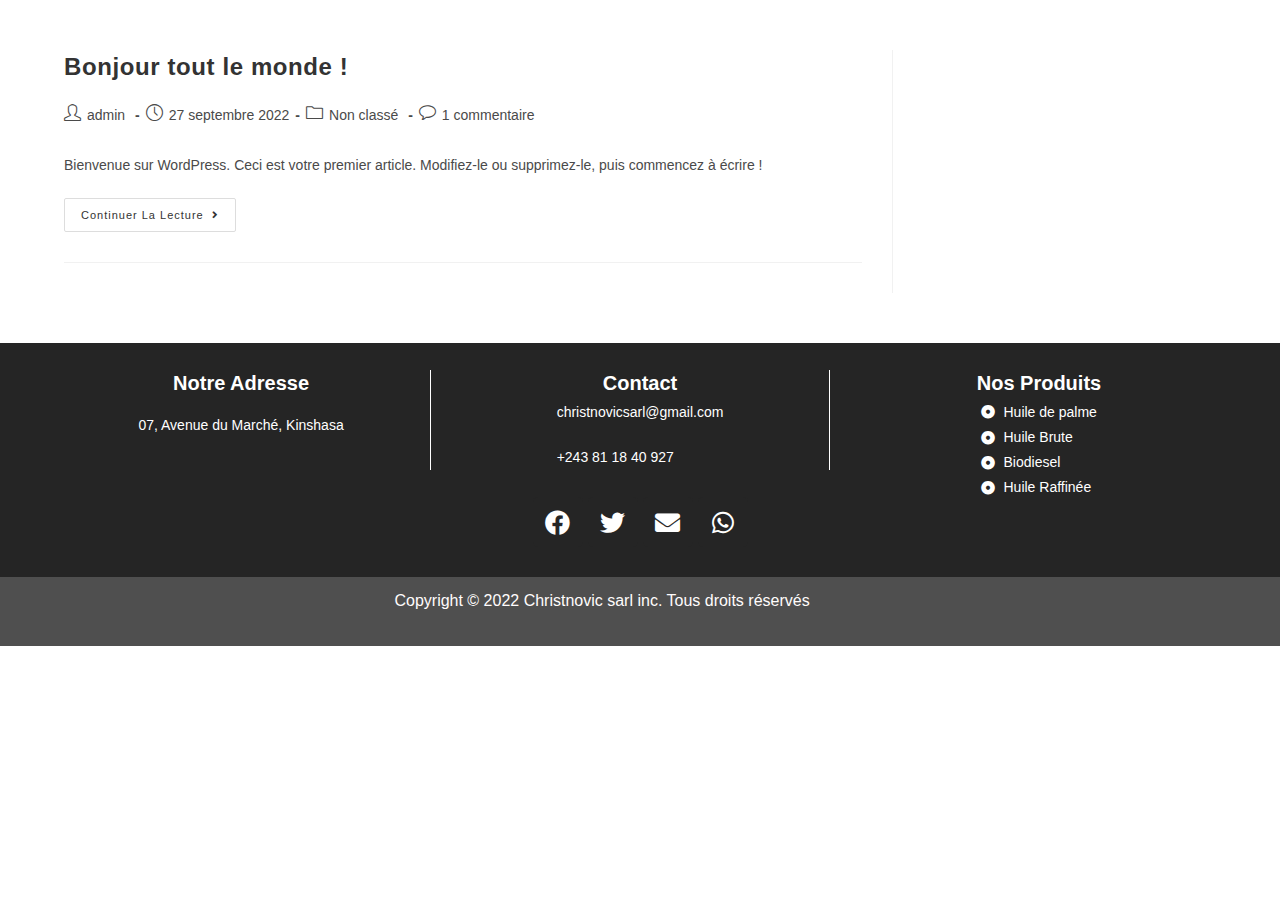
<file: category/non-classe/index.html>
<!DOCTYPE html>
<html class="html" lang="fr-FR">
<head>
	<meta charset="UTF-8">
	<link rel="profile" href="https://gmpg.org/xfn/11">

	<title>Non classé &#8211; Christnovic sarl</title>
<meta name="robots" content="max-image-preview:large">
<meta name="viewport" content="width=device-width, initial-scale=1">
<link rel="dns-prefetch" href="//s.w.org">
<link rel="alternate" type="application/rss+xml" title="Christnovic sarl &raquo; Flux" href="https://andykalo.github.io/chrisnovic-sarl/feed/">
<link rel="alternate" type="application/rss+xml" title="Christnovic sarl &raquo; Flux des commentaires" href="https://andykalo.github.io/chrisnovic-sarl/comments/feed/">
<link rel="alternate" type="application/rss+xml" title="Christnovic sarl &raquo; Flux de la catégorie Non classé" href="https://andykalo.github.io/chrisnovic-sarl/category/non-classe/feed/">
<script>
window._wpemojiSettings = {"baseUrl":"https:\/\/s.w.org\/images\/core\/emoji\/14.0.0\/72x72\/","ext":".png","svgUrl":"https:\/\/s.w.org\/images\/core\/emoji\/14.0.0\/svg\/","svgExt":".svg","source":{"concatemoji":"https:\/\/andykalo.github.io\/chrisnovic-sarl\/wp-includes\/js\/wp-emoji-release.min.js?ver=6.0.2"}};
/*! This file is auto-generated */
!function(e,a,t){var n,r,o,i=a.createElement("canvas"),p=i.getContext&&i.getContext("2d");function s(e,t){var a=String.fromCharCode,e=(p.clearRect(0,0,i.width,i.height),p.fillText(a.apply(this,e),0,0),i.toDataURL());return p.clearRect(0,0,i.width,i.height),p.fillText(a.apply(this,t),0,0),e===i.toDataURL()}function c(e){var t=a.createElement("script");t.src=e,t.defer=t.type="text/javascript",a.getElementsByTagName("head")[0].appendChild(t)}for(o=Array("flag","emoji"),t.supports={everything:!0,everythingExceptFlag:!0},r=0;r<o.length;r++)t.supports[o[r]]=function(e){if(!p||!p.fillText)return!1;switch(p.textBaseline="top",p.font="600 32px Arial",e){case"flag":return s([127987,65039,8205,9895,65039],[127987,65039,8203,9895,65039])?!1:!s([55356,56826,55356,56819],[55356,56826,8203,55356,56819])&&!s([55356,57332,56128,56423,56128,56418,56128,56421,56128,56430,56128,56423,56128,56447],[55356,57332,8203,56128,56423,8203,56128,56418,8203,56128,56421,8203,56128,56430,8203,56128,56423,8203,56128,56447]);case"emoji":return!s([129777,127995,8205,129778,127999],[129777,127995,8203,129778,127999])}return!1}(o[r]),t.supports.everything=t.supports.everything&&t.supports[o[r]],"flag"!==o[r]&&(t.supports.everythingExceptFlag=t.supports.everythingExceptFlag&&t.supports[o[r]]);t.supports.everythingExceptFlag=t.supports.everythingExceptFlag&&!t.supports.flag,t.DOMReady=!1,t.readyCallback=function(){t.DOMReady=!0},t.supports.everything||(n=function(){t.readyCallback()},a.addEventListener?(a.addEventListener("DOMContentLoaded",n,!1),e.addEventListener("load",n,!1)):(e.attachEvent("onload",n),a.attachEvent("onreadystatechange",function(){"complete"===a.readyState&&t.readyCallback()})),(e=t.source||{}).concatemoji?c(e.concatemoji):e.wpemoji&&e.twemoji&&(c(e.twemoji),c(e.wpemoji)))}(window,document,window._wpemojiSettings);
</script>
<style>img.wp-smiley,
img.emoji {
	display: inline !important;
	border: none !important;
	box-shadow: none !important;
	height: 1em !important;
	width: 1em !important;
	margin: 0 0.07em !important;
	vertical-align: -0.1em !important;
	background: none !important;
	padding: 0 !important;
}</style>
	<link rel="stylesheet" id="wp-block-library-css" href="https://andykalo.github.io/chrisnovic-sarl/wp-includes/css/dist/block-library/style.min.css?ver=6.0.2" media="all">
<style id="wp-block-library-theme-inline-css">.wp-block-audio figcaption{color:#555;font-size:13px;text-align:center}.is-dark-theme .wp-block-audio figcaption{color:hsla(0,0%,100%,.65)}.wp-block-code{border:1px solid #ccc;border-radius:4px;font-family:Menlo,Consolas,monaco,monospace;padding:.8em 1em}.wp-block-embed figcaption{color:#555;font-size:13px;text-align:center}.is-dark-theme .wp-block-embed figcaption{color:hsla(0,0%,100%,.65)}.blocks-gallery-caption{color:#555;font-size:13px;text-align:center}.is-dark-theme .blocks-gallery-caption{color:hsla(0,0%,100%,.65)}.wp-block-image figcaption{color:#555;font-size:13px;text-align:center}.is-dark-theme .wp-block-image figcaption{color:hsla(0,0%,100%,.65)}.wp-block-pullquote{border-top:4px solid;border-bottom:4px solid;margin-bottom:1.75em;color:currentColor}.wp-block-pullquote__citation,.wp-block-pullquote cite,.wp-block-pullquote footer{color:currentColor;text-transform:uppercase;font-size:.8125em;font-style:normal}.wp-block-quote{border-left:.25em solid;margin:0 0 1.75em;padding-left:1em}.wp-block-quote cite,.wp-block-quote footer{color:currentColor;font-size:.8125em;position:relative;font-style:normal}.wp-block-quote.has-text-align-right{border-left:none;border-right:.25em solid;padding-left:0;padding-right:1em}.wp-block-quote.has-text-align-center{border:none;padding-left:0}.wp-block-quote.is-large,.wp-block-quote.is-style-large,.wp-block-quote.is-style-plain{border:none}.wp-block-search .wp-block-search__label{font-weight:700}:where(.wp-block-group.has-background){padding:1.25em 2.375em}.wp-block-separator.has-css-opacity{opacity:.4}.wp-block-separator{border:none;border-bottom:2px solid;margin-left:auto;margin-right:auto}.wp-block-separator.has-alpha-channel-opacity{opacity:1}.wp-block-separator:not(.is-style-wide):not(.is-style-dots){width:100px}.wp-block-separator.has-background:not(.is-style-dots){border-bottom:none;height:1px}.wp-block-separator.has-background:not(.is-style-wide):not(.is-style-dots){height:2px}.wp-block-table thead{border-bottom:3px solid}.wp-block-table tfoot{border-top:3px solid}.wp-block-table td,.wp-block-table th{padding:.5em;border:1px solid;word-break:normal}.wp-block-table figcaption{color:#555;font-size:13px;text-align:center}.is-dark-theme .wp-block-table figcaption{color:hsla(0,0%,100%,.65)}.wp-block-video figcaption{color:#555;font-size:13px;text-align:center}.is-dark-theme .wp-block-video figcaption{color:hsla(0,0%,100%,.65)}.wp-block-template-part.has-background{padding:1.25em 2.375em;margin-top:0;margin-bottom:0}</style>
<style id="global-styles-inline-css">body{--wp--preset--color--black: #000000;--wp--preset--color--cyan-bluish-gray: #abb8c3;--wp--preset--color--white: #ffffff;--wp--preset--color--pale-pink: #f78da7;--wp--preset--color--vivid-red: #cf2e2e;--wp--preset--color--luminous-vivid-orange: #ff6900;--wp--preset--color--luminous-vivid-amber: #fcb900;--wp--preset--color--light-green-cyan: #7bdcb5;--wp--preset--color--vivid-green-cyan: #00d084;--wp--preset--color--pale-cyan-blue: #8ed1fc;--wp--preset--color--vivid-cyan-blue: #0693e3;--wp--preset--color--vivid-purple: #9b51e0;--wp--preset--gradient--vivid-cyan-blue-to-vivid-purple: linear-gradient(135deg,rgba(6,147,227,1) 0%,rgb(155,81,224) 100%);--wp--preset--gradient--light-green-cyan-to-vivid-green-cyan: linear-gradient(135deg,rgb(122,220,180) 0%,rgb(0,208,130) 100%);--wp--preset--gradient--luminous-vivid-amber-to-luminous-vivid-orange: linear-gradient(135deg,rgba(252,185,0,1) 0%,rgba(255,105,0,1) 100%);--wp--preset--gradient--luminous-vivid-orange-to-vivid-red: linear-gradient(135deg,rgba(255,105,0,1) 0%,rgb(207,46,46) 100%);--wp--preset--gradient--very-light-gray-to-cyan-bluish-gray: linear-gradient(135deg,rgb(238,238,238) 0%,rgb(169,184,195) 100%);--wp--preset--gradient--cool-to-warm-spectrum: linear-gradient(135deg,rgb(74,234,220) 0%,rgb(151,120,209) 20%,rgb(207,42,186) 40%,rgb(238,44,130) 60%,rgb(251,105,98) 80%,rgb(254,248,76) 100%);--wp--preset--gradient--blush-light-purple: linear-gradient(135deg,rgb(255,206,236) 0%,rgb(152,150,240) 100%);--wp--preset--gradient--blush-bordeaux: linear-gradient(135deg,rgb(254,205,165) 0%,rgb(254,45,45) 50%,rgb(107,0,62) 100%);--wp--preset--gradient--luminous-dusk: linear-gradient(135deg,rgb(255,203,112) 0%,rgb(199,81,192) 50%,rgb(65,88,208) 100%);--wp--preset--gradient--pale-ocean: linear-gradient(135deg,rgb(255,245,203) 0%,rgb(182,227,212) 50%,rgb(51,167,181) 100%);--wp--preset--gradient--electric-grass: linear-gradient(135deg,rgb(202,248,128) 0%,rgb(113,206,126) 100%);--wp--preset--gradient--midnight: linear-gradient(135deg,rgb(2,3,129) 0%,rgb(40,116,252) 100%);--wp--preset--duotone--dark-grayscale: url('#wp-duotone-dark-grayscale');--wp--preset--duotone--grayscale: url('#wp-duotone-grayscale');--wp--preset--duotone--purple-yellow: url('#wp-duotone-purple-yellow');--wp--preset--duotone--blue-red: url('#wp-duotone-blue-red');--wp--preset--duotone--midnight: url('#wp-duotone-midnight');--wp--preset--duotone--magenta-yellow: url('#wp-duotone-magenta-yellow');--wp--preset--duotone--purple-green: url('#wp-duotone-purple-green');--wp--preset--duotone--blue-orange: url('#wp-duotone-blue-orange');--wp--preset--font-size--small: 13px;--wp--preset--font-size--medium: 20px;--wp--preset--font-size--large: 36px;--wp--preset--font-size--x-large: 42px;}.has-black-color{color: var(--wp--preset--color--black) !important;}.has-cyan-bluish-gray-color{color: var(--wp--preset--color--cyan-bluish-gray) !important;}.has-white-color{color: var(--wp--preset--color--white) !important;}.has-pale-pink-color{color: var(--wp--preset--color--pale-pink) !important;}.has-vivid-red-color{color: var(--wp--preset--color--vivid-red) !important;}.has-luminous-vivid-orange-color{color: var(--wp--preset--color--luminous-vivid-orange) !important;}.has-luminous-vivid-amber-color{color: var(--wp--preset--color--luminous-vivid-amber) !important;}.has-light-green-cyan-color{color: var(--wp--preset--color--light-green-cyan) !important;}.has-vivid-green-cyan-color{color: var(--wp--preset--color--vivid-green-cyan) !important;}.has-pale-cyan-blue-color{color: var(--wp--preset--color--pale-cyan-blue) !important;}.has-vivid-cyan-blue-color{color: var(--wp--preset--color--vivid-cyan-blue) !important;}.has-vivid-purple-color{color: var(--wp--preset--color--vivid-purple) !important;}.has-black-background-color{background-color: var(--wp--preset--color--black) !important;}.has-cyan-bluish-gray-background-color{background-color: var(--wp--preset--color--cyan-bluish-gray) !important;}.has-white-background-color{background-color: var(--wp--preset--color--white) !important;}.has-pale-pink-background-color{background-color: var(--wp--preset--color--pale-pink) !important;}.has-vivid-red-background-color{background-color: var(--wp--preset--color--vivid-red) !important;}.has-luminous-vivid-orange-background-color{background-color: var(--wp--preset--color--luminous-vivid-orange) !important;}.has-luminous-vivid-amber-background-color{background-color: var(--wp--preset--color--luminous-vivid-amber) !important;}.has-light-green-cyan-background-color{background-color: var(--wp--preset--color--light-green-cyan) !important;}.has-vivid-green-cyan-background-color{background-color: var(--wp--preset--color--vivid-green-cyan) !important;}.has-pale-cyan-blue-background-color{background-color: var(--wp--preset--color--pale-cyan-blue) !important;}.has-vivid-cyan-blue-background-color{background-color: var(--wp--preset--color--vivid-cyan-blue) !important;}.has-vivid-purple-background-color{background-color: var(--wp--preset--color--vivid-purple) !important;}.has-black-border-color{border-color: var(--wp--preset--color--black) !important;}.has-cyan-bluish-gray-border-color{border-color: var(--wp--preset--color--cyan-bluish-gray) !important;}.has-white-border-color{border-color: var(--wp--preset--color--white) !important;}.has-pale-pink-border-color{border-color: var(--wp--preset--color--pale-pink) !important;}.has-vivid-red-border-color{border-color: var(--wp--preset--color--vivid-red) !important;}.has-luminous-vivid-orange-border-color{border-color: var(--wp--preset--color--luminous-vivid-orange) !important;}.has-luminous-vivid-amber-border-color{border-color: var(--wp--preset--color--luminous-vivid-amber) !important;}.has-light-green-cyan-border-color{border-color: var(--wp--preset--color--light-green-cyan) !important;}.has-vivid-green-cyan-border-color{border-color: var(--wp--preset--color--vivid-green-cyan) !important;}.has-pale-cyan-blue-border-color{border-color: var(--wp--preset--color--pale-cyan-blue) !important;}.has-vivid-cyan-blue-border-color{border-color: var(--wp--preset--color--vivid-cyan-blue) !important;}.has-vivid-purple-border-color{border-color: var(--wp--preset--color--vivid-purple) !important;}.has-vivid-cyan-blue-to-vivid-purple-gradient-background{background: var(--wp--preset--gradient--vivid-cyan-blue-to-vivid-purple) !important;}.has-light-green-cyan-to-vivid-green-cyan-gradient-background{background: var(--wp--preset--gradient--light-green-cyan-to-vivid-green-cyan) !important;}.has-luminous-vivid-amber-to-luminous-vivid-orange-gradient-background{background: var(--wp--preset--gradient--luminous-vivid-amber-to-luminous-vivid-orange) !important;}.has-luminous-vivid-orange-to-vivid-red-gradient-background{background: var(--wp--preset--gradient--luminous-vivid-orange-to-vivid-red) !important;}.has-very-light-gray-to-cyan-bluish-gray-gradient-background{background: var(--wp--preset--gradient--very-light-gray-to-cyan-bluish-gray) !important;}.has-cool-to-warm-spectrum-gradient-background{background: var(--wp--preset--gradient--cool-to-warm-spectrum) !important;}.has-blush-light-purple-gradient-background{background: var(--wp--preset--gradient--blush-light-purple) !important;}.has-blush-bordeaux-gradient-background{background: var(--wp--preset--gradient--blush-bordeaux) !important;}.has-luminous-dusk-gradient-background{background: var(--wp--preset--gradient--luminous-dusk) !important;}.has-pale-ocean-gradient-background{background: var(--wp--preset--gradient--pale-ocean) !important;}.has-electric-grass-gradient-background{background: var(--wp--preset--gradient--electric-grass) !important;}.has-midnight-gradient-background{background: var(--wp--preset--gradient--midnight) !important;}.has-small-font-size{font-size: var(--wp--preset--font-size--small) !important;}.has-medium-font-size{font-size: var(--wp--preset--font-size--medium) !important;}.has-large-font-size{font-size: var(--wp--preset--font-size--large) !important;}.has-x-large-font-size{font-size: var(--wp--preset--font-size--x-large) !important;}</style>
<link rel="stylesheet" id="hfe-style-css" href="https://andykalo.github.io/chrisnovic-sarl/wp-content/plugins/header-footer-elementor/assets/css/header-footer-elementor.css?ver=1.6.13" media="all">
<link rel="stylesheet" id="elementor-icons-css" href="https://andykalo.github.io/chrisnovic-sarl/wp-content/plugins/elementor/assets/lib/eicons/css/elementor-icons.min.css?ver=5.16.0" media="all">
<link rel="stylesheet" id="elementor-frontend-css" href="https://andykalo.github.io/chrisnovic-sarl/wp-content/plugins/elementor/assets/css/frontend-lite.min.css?ver=3.7.7" media="all">
<link rel="stylesheet" id="elementor-post-94-css" href="https://andykalo.github.io/chrisnovic-sarl/wp-content/uploads/elementor/css/post-94.css?ver=1664886443" media="all">
<link rel="stylesheet" id="elementor-pro-css" href="https://andykalo.github.io/chrisnovic-sarl/wp-content/plugins/elementor-pro/assets/css/frontend-lite.min.css?ver=3.7.7" media="all">
<link rel="stylesheet" id="elementor-post-459-css" href="https://andykalo.github.io/chrisnovic-sarl/wp-content/uploads/elementor/css/post-459.css?ver=1665388297" media="all">
<link rel="stylesheet" id="hfe-widgets-style-css" href="https://andykalo.github.io/chrisnovic-sarl/wp-content/plugins/header-footer-elementor/inc/widgets-css/frontend.css?ver=1.6.13" media="all">
<link rel="stylesheet" id="font-awesome-css" href="https://andykalo.github.io/chrisnovic-sarl/wp-content/themes/oceanwp/assets/fonts/fontawesome/css/all.min.css?ver=5.15.1" media="all">
<link rel="stylesheet" id="simple-line-icons-css" href="https://andykalo.github.io/chrisnovic-sarl/wp-content/themes/oceanwp/assets/css/third/simple-line-icons.min.css?ver=2.4.0" media="all">
<link rel="stylesheet" id="oceanwp-style-css" href="https://andykalo.github.io/chrisnovic-sarl/wp-content/themes/oceanwp/assets/css/style.min.css?ver=3.3.5" media="all">
<link rel="stylesheet" id="eael-general-css" href="https://andykalo.github.io/chrisnovic-sarl/wp-content/plugins/essential-addons-for-elementor-lite/assets/front-end/css/view/general.min.css?ver=5.3.2" media="all">
<link rel="stylesheet" id="google-fonts-1-css" href="https://fonts.googleapis.com/css?family=Roboto%3A100%2C100italic%2C200%2C200italic%2C300%2C300italic%2C400%2C400italic%2C500%2C500italic%2C600%2C600italic%2C700%2C700italic%2C800%2C800italic%2C900%2C900italic%7CRoboto+Slab%3A100%2C100italic%2C200%2C200italic%2C300%2C300italic%2C400%2C400italic%2C500%2C500italic%2C600%2C600italic%2C700%2C700italic%2C800%2C800italic%2C900%2C900italic&#038;display=auto&#038;ver=6.0.2" media="all">
<link rel="stylesheet" id="elementor-icons-shared-0-css" href="https://andykalo.github.io/chrisnovic-sarl/wp-content/plugins/elementor/assets/lib/font-awesome/css/fontawesome.min.css?ver=5.15.3" media="all">
<link rel="stylesheet" id="elementor-icons-fa-brands-css" href="https://andykalo.github.io/chrisnovic-sarl/wp-content/plugins/elementor/assets/lib/font-awesome/css/brands.min.css?ver=5.15.3" media="all">
<link rel="stylesheet" id="elementor-icons-fa-solid-css" href="https://andykalo.github.io/chrisnovic-sarl/wp-content/plugins/elementor/assets/lib/font-awesome/css/solid.min.css?ver=5.15.3" media="all">
<script src="https://andykalo.github.io/chrisnovic-sarl/wp-includes/js/jquery/jquery.min.js?ver=3.6.0" id="jquery-core-js"></script>
<script src="https://andykalo.github.io/chrisnovic-sarl/wp-includes/js/jquery/jquery-migrate.min.js?ver=3.3.2" id="jquery-migrate-js"></script>
<link rel="https://api.w.org/" href="https://andykalo.github.io/chrisnovic-sarl/wp-json/">
<link rel="alternate" type="application/json" href="https://andykalo.github.io/chrisnovic-sarl/wp-json/wp/v2/categories/1">
<link rel="EditURI" type="application/rsd+xml" title="RSD" href="https://andykalo.github.io/chrisnovic-sarl/xmlrpc.php?rsd">
<link rel="wlwmanifest" type="application/wlwmanifest+xml" href="https://andykalo.github.io/chrisnovic-sarl/wp-includes/wlwmanifest.xml"> 
<meta name="generator" content="WordPress 6.0.2">
<!-- OceanWP CSS -->
<style type="text/css">/* Header CSS */#site-header.has-header-media .overlay-header-media{background-color:rgba(0,0,0,0.5)}</style>
</head>

<body class="archive category category-non-classe category-1 wp-custom-logo wp-embed-responsive ehf-footer ehf-template-oceanwp ehf-stylesheet-oceanwp oceanwp-theme dropdown-mobile no-header-border default-breakpoint has-sidebar content-right-sidebar page-header-disabled elementor-default elementor-kit-94" itemscope="itemscope" itemtype="https://schema.org/Blog">

	<svg xmlns="http://www.w3.org/2000/svg" viewbox="0 0 0 0" width="0" height="0" focusable="false" role="none" style="visibility: hidden; position: absolute; left: -9999px; overflow: hidden;"><defs><filter id="wp-duotone-dark-grayscale"><fecolormatrix color-interpolation-filters="sRGB" type="matrix" values=" .299 .587 .114 0 0 .299 .587 .114 0 0 .299 .587 .114 0 0 .299 .587 .114 0 0 "></fecolormatrix><fecomponenttransfer color-interpolation-filters="sRGB"><fefuncr type="table" tablevalues="0 0.49803921568627"></fefuncr><fefuncg type="table" tablevalues="0 0.49803921568627"></fefuncg><fefuncb type="table" tablevalues="0 0.49803921568627"></fefuncb><fefunca type="table" tablevalues="1 1"></fefunca></fecomponenttransfer><fecomposite in2="SourceGraphic" operator="in"></fecomposite></filter></defs></svg><svg xmlns="http://www.w3.org/2000/svg" viewbox="0 0 0 0" width="0" height="0" focusable="false" role="none" style="visibility: hidden; position: absolute; left: -9999px; overflow: hidden;"><defs><filter id="wp-duotone-grayscale"><fecolormatrix color-interpolation-filters="sRGB" type="matrix" values=" .299 .587 .114 0 0 .299 .587 .114 0 0 .299 .587 .114 0 0 .299 .587 .114 0 0 "></fecolormatrix><fecomponenttransfer color-interpolation-filters="sRGB"><fefuncr type="table" tablevalues="0 1"></fefuncr><fefuncg type="table" tablevalues="0 1"></fefuncg><fefuncb type="table" tablevalues="0 1"></fefuncb><fefunca type="table" tablevalues="1 1"></fefunca></fecomponenttransfer><fecomposite in2="SourceGraphic" operator="in"></fecomposite></filter></defs></svg><svg xmlns="http://www.w3.org/2000/svg" viewbox="0 0 0 0" width="0" height="0" focusable="false" role="none" style="visibility: hidden; position: absolute; left: -9999px; overflow: hidden;"><defs><filter id="wp-duotone-purple-yellow"><fecolormatrix color-interpolation-filters="sRGB" type="matrix" values=" .299 .587 .114 0 0 .299 .587 .114 0 0 .299 .587 .114 0 0 .299 .587 .114 0 0 "></fecolormatrix><fecomponenttransfer color-interpolation-filters="sRGB"><fefuncr type="table" tablevalues="0.54901960784314 0.98823529411765"></fefuncr><fefuncg type="table" tablevalues="0 1"></fefuncg><fefuncb type="table" tablevalues="0.71764705882353 0.25490196078431"></fefuncb><fefunca type="table" tablevalues="1 1"></fefunca></fecomponenttransfer><fecomposite in2="SourceGraphic" operator="in"></fecomposite></filter></defs></svg><svg xmlns="http://www.w3.org/2000/svg" viewbox="0 0 0 0" width="0" height="0" focusable="false" role="none" style="visibility: hidden; position: absolute; left: -9999px; overflow: hidden;"><defs><filter id="wp-duotone-blue-red"><fecolormatrix color-interpolation-filters="sRGB" type="matrix" values=" .299 .587 .114 0 0 .299 .587 .114 0 0 .299 .587 .114 0 0 .299 .587 .114 0 0 "></fecolormatrix><fecomponenttransfer color-interpolation-filters="sRGB"><fefuncr type="table" tablevalues="0 1"></fefuncr><fefuncg type="table" tablevalues="0 0.27843137254902"></fefuncg><fefuncb type="table" tablevalues="0.5921568627451 0.27843137254902"></fefuncb><fefunca type="table" tablevalues="1 1"></fefunca></fecomponenttransfer><fecomposite in2="SourceGraphic" operator="in"></fecomposite></filter></defs></svg><svg xmlns="http://www.w3.org/2000/svg" viewbox="0 0 0 0" width="0" height="0" focusable="false" role="none" style="visibility: hidden; position: absolute; left: -9999px; overflow: hidden;"><defs><filter id="wp-duotone-midnight"><fecolormatrix color-interpolation-filters="sRGB" type="matrix" values=" .299 .587 .114 0 0 .299 .587 .114 0 0 .299 .587 .114 0 0 .299 .587 .114 0 0 "></fecolormatrix><fecomponenttransfer color-interpolation-filters="sRGB"><fefuncr type="table" tablevalues="0 0"></fefuncr><fefuncg type="table" tablevalues="0 0.64705882352941"></fefuncg><fefuncb type="table" tablevalues="0 1"></fefuncb><fefunca type="table" tablevalues="1 1"></fefunca></fecomponenttransfer><fecomposite in2="SourceGraphic" operator="in"></fecomposite></filter></defs></svg><svg xmlns="http://www.w3.org/2000/svg" viewbox="0 0 0 0" width="0" height="0" focusable="false" role="none" style="visibility: hidden; position: absolute; left: -9999px; overflow: hidden;"><defs><filter id="wp-duotone-magenta-yellow"><fecolormatrix color-interpolation-filters="sRGB" type="matrix" values=" .299 .587 .114 0 0 .299 .587 .114 0 0 .299 .587 .114 0 0 .299 .587 .114 0 0 "></fecolormatrix><fecomponenttransfer color-interpolation-filters="sRGB"><fefuncr type="table" tablevalues="0.78039215686275 1"></fefuncr><fefuncg type="table" tablevalues="0 0.94901960784314"></fefuncg><fefuncb type="table" tablevalues="0.35294117647059 0.47058823529412"></fefuncb><fefunca type="table" tablevalues="1 1"></fefunca></fecomponenttransfer><fecomposite in2="SourceGraphic" operator="in"></fecomposite></filter></defs></svg><svg xmlns="http://www.w3.org/2000/svg" viewbox="0 0 0 0" width="0" height="0" focusable="false" role="none" style="visibility: hidden; position: absolute; left: -9999px; overflow: hidden;"><defs><filter id="wp-duotone-purple-green"><fecolormatrix color-interpolation-filters="sRGB" type="matrix" values=" .299 .587 .114 0 0 .299 .587 .114 0 0 .299 .587 .114 0 0 .299 .587 .114 0 0 "></fecolormatrix><fecomponenttransfer color-interpolation-filters="sRGB"><fefuncr type="table" tablevalues="0.65098039215686 0.40392156862745"></fefuncr><fefuncg type="table" tablevalues="0 1"></fefuncg><fefuncb type="table" tablevalues="0.44705882352941 0.4"></fefuncb><fefunca type="table" tablevalues="1 1"></fefunca></fecomponenttransfer><fecomposite in2="SourceGraphic" operator="in"></fecomposite></filter></defs></svg><svg xmlns="http://www.w3.org/2000/svg" viewbox="0 0 0 0" width="0" height="0" focusable="false" role="none" style="visibility: hidden; position: absolute; left: -9999px; overflow: hidden;"><defs><filter id="wp-duotone-blue-orange"><fecolormatrix color-interpolation-filters="sRGB" type="matrix" values=" .299 .587 .114 0 0 .299 .587 .114 0 0 .299 .587 .114 0 0 .299 .587 .114 0 0 "></fecolormatrix><fecomponenttransfer color-interpolation-filters="sRGB"><fefuncr type="table" tablevalues="0.098039215686275 1"></fefuncr><fefuncg type="table" tablevalues="0 0.66274509803922"></fefuncg><fefuncb type="table" tablevalues="0.84705882352941 0.41960784313725"></fefuncb><fefunca type="table" tablevalues="1 1"></fefunca></fecomponenttransfer><fecomposite in2="SourceGraphic" operator="in"></fecomposite></filter></defs></svg>
	
	<div id="outer-wrap" class="site clr">

		<a class="skip-link screen-reader-text" href="#main">Skip to content</a>

		
		<div id="wrap" class="clr">

			
			
<header id="site-header" class="custom-header clr" data-height="74" itemscope="itemscope" itemtype="https://schema.org/WPHeader" role="banner">

	
		

<div id="site-header-inner" class="clr">

	
</div>


<div id="mobile-dropdown" class="clr">

	<nav class="clr" itemscope="itemscope" itemtype="https://schema.org/SiteNavigationElement">

		
<div id="mobile-menu-search" class="clr">
	<form aria-label="Rechercher sur ce site" method="get" action="http://localhost/Chrisnovic/Site/" class="mobile-searchform">
		<input aria-label="Insert search query" value="" class="field" id="ocean-mobile-search-1" type="search" name="s" autocomplete="off" placeholder="Rechercher">
		<button aria-label="Envoyer la recherche" type="submit" class="searchform-submit">
			<i class=" icon-magnifier" aria-hidden="true" role="img"></i>		</button>
					</form>
</div>
<!-- .mobile-menu-search -->

	</nav>

</div>


		
		
</header><!-- #site-header -->


			
			<main id="main" class="site-main clr" role="main">

				
	
	<div id="content-wrap" class="container clr">

		
		<div id="primary" class="content-area clr">

			
			<div id="content" class="site-content clr">

				
										<div id="blog-entries" class="entries clr">

							
							
								
								
	<article id="post-1" class="blog-entry clr no-featured-image large-entry post-1 post type-post status-publish format-standard hentry category-non-classe entry">

		<div class="blog-entry-inner clr">

			

<header class="blog-entry-header clr">
	<h2 class="blog-entry-title entry-title">
		<a href="https://andykalo.github.io/chrisnovic-sarl/2022/09/27/bonjour-tout-le-monde/" rel="bookmark">Bonjour tout le monde !</a>
	</h2>
<!-- .blog-entry-title -->
</header><!-- .blog-entry-header -->


<ul class="meta obem-default clr" aria-label="Post details:">

	
					<li class="meta-author" itemprop="name">
<span class="screen-reader-text">Auteur/autrice de la publication :</span><i class=" icon-user" aria-hidden="true" role="img"></i><a href="https://andykalo.github.io/chrisnovic-sarl/author/admin/" title="Articles par admin" rel="author" itemprop="author" itemscope="itemscope" itemtype="https://schema.org/Person">admin</a>
</li>
		
		
		
		
		
		
	
		
					<li class="meta-date" itemprop="datePublished">
<span class="screen-reader-text">Post published:</span><i class=" icon-clock" aria-hidden="true" role="img"></i>27 septembre 2022</li>
		
		
		
		
		
	
		
		
		
					<li class="meta-cat">
<span class="screen-reader-text">Post category:</span><i class=" icon-folder" aria-hidden="true" role="img"></i><a href="https://andykalo.github.io/chrisnovic-sarl/category/non-classe/" rel="category tag">Non classé</a>
</li>
		
		
		
	
		
		
		
		
		
					<li class="meta-comments">
<span class="screen-reader-text">Post comments:</span><i class=" icon-bubble" aria-hidden="true" role="img"></i><a href="https://andykalo.github.io/chrisnovic-sarl/2022/09/27/bonjour-tout-le-monde/#comments" class="comments-link">1 commentaire</a>
</li>
		
	
</ul>



<div class="blog-entry-summary clr" itemprop="text">

	
		<p>
			Bienvenue sur WordPress. Ceci est votre premier article. Modifiez-le ou supprimez-le, puis commencez à écrire !		</p>

		
</div>
<!-- .blog-entry-summary -->



<div class="blog-entry-readmore clr">
	<a href="https://andykalo.github.io/chrisnovic-sarl/2022/09/27/bonjour-tout-le-monde/">Continuer la lecture<span class="screen-reader-text">Bonjour tout le monde !</span><i class=" fa fa-angle-right" aria-hidden="true" role="img"></i></a>
</div>
<!-- .blog-entry-readmore -->


			
		</div>
<!-- .blog-entry-inner -->

	</article><!-- #post-## -->

	
								
							
						</div>
<!-- #blog-entries -->

							
					
				
			</div>
<!-- #content -->

			
		</div>
<!-- #primary -->

		

<aside id="right-sidebar" class="sidebar-container widget-area sidebar-primary" itemscope="itemscope" itemtype="https://schema.org/WPSideBar" role="complementary" aria-label="Primary Sidebar">

	
	<div id="right-sidebar-inner" class="clr">

		<div id="block-3" class="sidebar-box widget_block clr">
<div class="wp-container-2 wp-block-group"><div class="wp-block-group__inner-container"></div></div>
</div>
	</div>
<!-- #sidebar-inner -->

	
</aside><!-- #right-sidebar -->


	</div>
<!-- #content-wrap -->

	

	</main><!-- #main -->

	
	
	
				<footer itemtype="https://schema.org/WPFooter" itemscope="itemscope" id="colophon" role="contentinfo">
			<div class="footer-width-fixer">		<div data-elementor-type="wp-post" data-elementor-id="459" class="elementor elementor-459">
							<div class="elementor-element elementor-element-67bb4f8 e-container--row e-container" data-id="67bb4f8" data-element_type="container" data-settings="{&quot;background_background&quot;:&quot;classic&quot;}">		<div class="elementor-element elementor-element-e45ba05 e-container--row e-container" data-id="e45ba05" data-element_type="container">		<div class="elementor-element elementor-element-7196d3a e-container--column e-container" data-id="7196d3a" data-element_type="container">				<div class="elementor-element elementor-element-59d562d elementor-widget elementor-widget-heading" data-id="59d562d" data-element_type="widget" data-widget_type="heading.default">
				<div class="elementor-widget-container">
			<style>/*! elementor - v3.7.7 - 20-09-2022 */
.elementor-heading-title{padding:0;margin:0;line-height:1}.elementor-widget-heading .elementor-heading-title[class*=elementor-size-]>a{color:inherit;font-size:inherit;line-height:inherit}.elementor-widget-heading .elementor-heading-title.elementor-size-small{font-size:15px}.elementor-widget-heading .elementor-heading-title.elementor-size-medium{font-size:19px}.elementor-widget-heading .elementor-heading-title.elementor-size-large{font-size:29px}.elementor-widget-heading .elementor-heading-title.elementor-size-xl{font-size:39px}.elementor-widget-heading .elementor-heading-title.elementor-size-xxl{font-size:59px}</style>
<h2 class="elementor-heading-title elementor-size-default">Notre Adresse</h2>		</div>
				</div>
				<div class="elementor-element elementor-element-01e0525 elementor-widget elementor-widget-text-editor" data-id="01e0525" data-element_type="widget" data-widget_type="text-editor.default">
				<div class="elementor-widget-container">
			<style>/*! elementor - v3.7.7 - 20-09-2022 */
.elementor-widget-text-editor.elementor-drop-cap-view-stacked .elementor-drop-cap{background-color:#818a91;color:#fff}.elementor-widget-text-editor.elementor-drop-cap-view-framed .elementor-drop-cap{color:#818a91;border:3px solid;background-color:transparent}.elementor-widget-text-editor:not(.elementor-drop-cap-view-default) .elementor-drop-cap{margin-top:8px}.elementor-widget-text-editor:not(.elementor-drop-cap-view-default) .elementor-drop-cap-letter{width:1em;height:1em}.elementor-widget-text-editor .elementor-drop-cap{float:left;text-align:center;line-height:1;font-size:50px}.elementor-widget-text-editor .elementor-drop-cap-letter{display:inline-block}</style>				<p>07, Avenue du Marché, Kinshasa</p>						</div>
				</div>
		</div>		<div class="elementor-element elementor-element-8925c6a elementor-widget__width-initial elementor-widget-mobile__width-initial elementor-widget-divider--view-line elementor-widget elementor-widget-divider" data-id="8925c6a" data-element_type="widget" data-widget_type="divider.default">
				<div class="elementor-widget-container">
			<style>/*! elementor - v3.7.7 - 20-09-2022 */
.elementor-widget-divider{--divider-border-style:none;--divider-border-width:1px;--divider-color:#2c2c2c;--divider-icon-size:20px;--divider-element-spacing:10px;--divider-pattern-height:24px;--divider-pattern-size:20px;--divider-pattern-url:none;--divider-pattern-repeat:repeat-x}.elementor-widget-divider .elementor-divider{display:-webkit-box;display:-ms-flexbox;display:flex}.elementor-widget-divider .elementor-divider__text{font-size:15px;line-height:1;max-width:95%}.elementor-widget-divider .elementor-divider__element{margin:0 var(--divider-element-spacing);-ms-flex-negative:0;flex-shrink:0}.elementor-widget-divider .elementor-icon{font-size:var(--divider-icon-size)}.elementor-widget-divider .elementor-divider-separator{display:-webkit-box;display:-ms-flexbox;display:flex;margin:0;direction:ltr}.elementor-widget-divider--view-line_icon .elementor-divider-separator,.elementor-widget-divider--view-line_text .elementor-divider-separator{-webkit-box-align:center;-ms-flex-align:center;align-items:center}.elementor-widget-divider--view-line_icon .elementor-divider-separator:after,.elementor-widget-divider--view-line_icon .elementor-divider-separator:before,.elementor-widget-divider--view-line_text .elementor-divider-separator:after,.elementor-widget-divider--view-line_text .elementor-divider-separator:before{display:block;content:"";border-bottom:0;-webkit-box-flex:1;-ms-flex-positive:1;flex-grow:1;border-top:var(--divider-border-width) var(--divider-border-style) var(--divider-color)}.elementor-widget-divider--element-align-left .elementor-divider .elementor-divider-separator>.elementor-divider__svg:first-of-type{-webkit-box-flex:0;-ms-flex-positive:0;flex-grow:0;-ms-flex-negative:100;flex-shrink:100}.elementor-widget-divider--element-align-left .elementor-divider-separator:before{content:none}.elementor-widget-divider--element-align-left .elementor-divider__element{margin-left:0}.elementor-widget-divider--element-align-right .elementor-divider .elementor-divider-separator>.elementor-divider__svg:last-of-type{-webkit-box-flex:0;-ms-flex-positive:0;flex-grow:0;-ms-flex-negative:100;flex-shrink:100}.elementor-widget-divider--element-align-right .elementor-divider-separator:after{content:none}.elementor-widget-divider--element-align-right .elementor-divider__element{margin-right:0}.elementor-widget-divider:not(.elementor-widget-divider--view-line_text):not(.elementor-widget-divider--view-line_icon) .elementor-divider-separator{border-top:var(--divider-border-width) var(--divider-border-style) var(--divider-color)}.elementor-widget-divider--separator-type-pattern{--divider-border-style:none}.elementor-widget-divider--separator-type-pattern.elementor-widget-divider--view-line .elementor-divider-separator,.elementor-widget-divider--separator-type-pattern:not(.elementor-widget-divider--view-line) .elementor-divider-separator:after,.elementor-widget-divider--separator-type-pattern:not(.elementor-widget-divider--view-line) .elementor-divider-separator:before,.elementor-widget-divider--separator-type-pattern:not([class*=elementor-widget-divider--view]) .elementor-divider-separator{width:100%;min-height:var(--divider-pattern-height);-webkit-mask-size:var(--divider-pattern-size) 100%;mask-size:var(--divider-pattern-size) 100%;-webkit-mask-repeat:var(--divider-pattern-repeat);mask-repeat:var(--divider-pattern-repeat);background-color:var(--divider-color);-webkit-mask-image:var(--divider-pattern-url);mask-image:var(--divider-pattern-url)}.elementor-widget-divider--no-spacing{--divider-pattern-size:auto}.elementor-widget-divider--bg-round{--divider-pattern-repeat:round}.rtl .elementor-widget-divider .elementor-divider__text{direction:rtl}.e-container>.elementor-widget-divider{width:var(--container-widget-width,100%);--flex-grow:var(--container-widget-flex-grow,0)}</style>		<div class="elementor-divider">
			<span class="elementor-divider-separator">
						</span>
		</div>
				</div>
				</div>
		<div class="elementor-element elementor-element-7666108 e-container--column e-container" data-id="7666108" data-element_type="container">				<div class="elementor-element elementor-element-8dda490 elementor-widget elementor-widget-heading" data-id="8dda490" data-element_type="widget" data-widget_type="heading.default">
				<div class="elementor-widget-container">
			<h2 class="elementor-heading-title elementor-size-default">Contact</h2>		</div>
				</div>
				<div class="elementor-element elementor-element-a8bc66a elementor-widget elementor-widget-text-editor" data-id="a8bc66a" data-element_type="widget" data-widget_type="text-editor.default">
				<div class="elementor-widget-container">
							<p>christnovicsarl@gmail.com</p>
<p>+243 81 18 40 927</p>						</div>
				</div>
				<div class="elementor-element elementor-element-1194e46 e-grid-align-left e-grid-align-mobile-center elementor-shape-rounded elementor-grid-0 elementor-widget elementor-widget-social-icons" data-id="1194e46" data-element_type="widget" data-widget_type="social-icons.default">
				<div class="elementor-widget-container">
			<style>/*! elementor - v3.7.7 - 20-09-2022 */
.elementor-widget-social-icons.elementor-grid-0 .elementor-widget-container,.elementor-widget-social-icons.elementor-grid-mobile-0 .elementor-widget-container,.elementor-widget-social-icons.elementor-grid-tablet-0 .elementor-widget-container{line-height:1;font-size:0}.elementor-widget-social-icons:not(.elementor-grid-0):not(.elementor-grid-tablet-0):not(.elementor-grid-mobile-0) .elementor-grid{display:inline-grid}.elementor-widget-social-icons .elementor-grid{grid-column-gap:var(--grid-column-gap,5px);grid-row-gap:var(--grid-row-gap,5px);grid-template-columns:var(--grid-template-columns);-webkit-box-pack:var(--justify-content,center);-ms-flex-pack:var(--justify-content,center);justify-content:var(--justify-content,center);justify-items:var(--justify-content,center)}.elementor-icon.elementor-social-icon{font-size:var(--icon-size,25px);line-height:var(--icon-size,25px);width:calc(var(--icon-size, 25px) + (2 * var(--icon-padding, .5em)));height:calc(var(--icon-size, 25px) + (2 * var(--icon-padding, .5em)))}.elementor-social-icon{--e-social-icon-icon-color:#fff;display:-webkit-inline-box;display:-ms-inline-flexbox;display:inline-flex;background-color:#818a91;-webkit-box-align:center;-ms-flex-align:center;align-items:center;-webkit-box-pack:center;-ms-flex-pack:center;justify-content:center;text-align:center;cursor:pointer}.elementor-social-icon i{color:var(--e-social-icon-icon-color)}.elementor-social-icon svg{fill:var(--e-social-icon-icon-color)}.elementor-social-icon:last-child{margin:0}.elementor-social-icon:hover{opacity:.9;color:#fff}.elementor-social-icon-android{background-color:#a4c639}.elementor-social-icon-apple{background-color:#999}.elementor-social-icon-behance{background-color:#1769ff}.elementor-social-icon-bitbucket{background-color:#205081}.elementor-social-icon-codepen{background-color:#000}.elementor-social-icon-delicious{background-color:#39f}.elementor-social-icon-deviantart{background-color:#05cc47}.elementor-social-icon-digg{background-color:#005be2}.elementor-social-icon-dribbble{background-color:#ea4c89}.elementor-social-icon-elementor{background-color:#d30c5c}.elementor-social-icon-envelope{background-color:#ea4335}.elementor-social-icon-facebook,.elementor-social-icon-facebook-f{background-color:#3b5998}.elementor-social-icon-flickr{background-color:#0063dc}.elementor-social-icon-foursquare{background-color:#2d5be3}.elementor-social-icon-free-code-camp,.elementor-social-icon-freecodecamp{background-color:#006400}.elementor-social-icon-github{background-color:#333}.elementor-social-icon-gitlab{background-color:#e24329}.elementor-social-icon-globe{background-color:#818a91}.elementor-social-icon-google-plus,.elementor-social-icon-google-plus-g{background-color:#dd4b39}.elementor-social-icon-houzz{background-color:#7ac142}.elementor-social-icon-instagram{background-color:#262626}.elementor-social-icon-jsfiddle{background-color:#487aa2}.elementor-social-icon-link{background-color:#818a91}.elementor-social-icon-linkedin,.elementor-social-icon-linkedin-in{background-color:#0077b5}.elementor-social-icon-medium{background-color:#00ab6b}.elementor-social-icon-meetup{background-color:#ec1c40}.elementor-social-icon-mixcloud{background-color:#273a4b}.elementor-social-icon-odnoklassniki{background-color:#f4731c}.elementor-social-icon-pinterest{background-color:#bd081c}.elementor-social-icon-product-hunt{background-color:#da552f}.elementor-social-icon-reddit{background-color:#ff4500}.elementor-social-icon-rss{background-color:#f26522}.elementor-social-icon-shopping-cart{background-color:#4caf50}.elementor-social-icon-skype{background-color:#00aff0}.elementor-social-icon-slideshare{background-color:#0077b5}.elementor-social-icon-snapchat{background-color:#fffc00}.elementor-social-icon-soundcloud{background-color:#f80}.elementor-social-icon-spotify{background-color:#2ebd59}.elementor-social-icon-stack-overflow{background-color:#fe7a15}.elementor-social-icon-steam{background-color:#00adee}.elementor-social-icon-stumbleupon{background-color:#eb4924}.elementor-social-icon-telegram{background-color:#2ca5e0}.elementor-social-icon-thumb-tack{background-color:#1aa1d8}.elementor-social-icon-tripadvisor{background-color:#589442}.elementor-social-icon-tumblr{background-color:#35465c}.elementor-social-icon-twitch{background-color:#6441a5}.elementor-social-icon-twitter{background-color:#1da1f2}.elementor-social-icon-viber{background-color:#665cac}.elementor-social-icon-vimeo{background-color:#1ab7ea}.elementor-social-icon-vk{background-color:#45668e}.elementor-social-icon-weibo{background-color:#dd2430}.elementor-social-icon-weixin{background-color:#31a918}.elementor-social-icon-whatsapp{background-color:#25d366}.elementor-social-icon-wordpress{background-color:#21759b}.elementor-social-icon-xing{background-color:#026466}.elementor-social-icon-yelp{background-color:#af0606}.elementor-social-icon-youtube{background-color:#cd201f}.elementor-social-icon-500px{background-color:#0099e5}.elementor-shape-rounded .elementor-icon.elementor-social-icon{border-radius:10%}.elementor-shape-circle .elementor-icon.elementor-social-icon{border-radius:50%}</style>		<div class="elementor-social-icons-wrapper elementor-grid">
							<span class="elementor-grid-item">
					<a class="elementor-icon elementor-social-icon elementor-social-icon-facebook elementor-repeater-item-ef266f3" target="_blank">
						<span class="elementor-screen-only">Facebook</span>
						<i class="fab fa-facebook"></i>					</a>
				</span>
							<span class="elementor-grid-item">
					<a class="elementor-icon elementor-social-icon elementor-social-icon-twitter elementor-repeater-item-47b4f67" target="_blank">
						<span class="elementor-screen-only">Twitter</span>
						<i class="fab fa-twitter"></i>					</a>
				</span>
							<span class="elementor-grid-item">
					<a class="elementor-icon elementor-social-icon elementor-social-icon-envelope elementor-repeater-item-1ec601b" target="_blank">
						<span class="elementor-screen-only">Envelope</span>
						<i class="fas fa-envelope"></i>					</a>
				</span>
							<span class="elementor-grid-item">
					<a class="elementor-icon elementor-social-icon elementor-social-icon-whatsapp elementor-repeater-item-641918f" target="_blank">
						<span class="elementor-screen-only">Whatsapp</span>
						<i class="fab fa-whatsapp"></i>					</a>
				</span>
					</div>
				</div>
				</div>
		</div>		<div class="elementor-element elementor-element-2660dd6 elementor-widget__width-initial elementor-hidden-mobile elementor-widget-divider--view-line elementor-widget elementor-widget-divider" data-id="2660dd6" data-element_type="widget" data-widget_type="divider.default">
				<div class="elementor-widget-container">
					<div class="elementor-divider">
			<span class="elementor-divider-separator">
						</span>
		</div>
				</div>
				</div>
		<div class="elementor-element elementor-element-616e540 e-container--column e-container" data-id="616e540" data-element_type="container">				<div class="elementor-element elementor-element-5cf61e7 elementor-widget elementor-widget-heading" data-id="5cf61e7" data-element_type="widget" data-widget_type="heading.default">
				<div class="elementor-widget-container">
			<h2 class="elementor-heading-title elementor-size-default">Nos Produits</h2>		</div>
				</div>
				<div class="elementor-element elementor-element-0900df4 elementor-icon-list--layout-traditional elementor-list-item-link-full_width elementor-widget elementor-widget-icon-list" data-id="0900df4" data-element_type="widget" data-widget_type="icon-list.default">
				<div class="elementor-widget-container">
			<link rel="stylesheet" href="https://andykalo.github.io/chrisnovic-sarl/wp-content/plugins/elementor/assets/css/widget-icon-list.min.css">		<ul class="elementor-icon-list-items">
							<li class="elementor-icon-list-item">
											<span class="elementor-icon-list-icon">
							<i aria-hidden="true" class="fas fa-dot-circle"></i>						</span>
										<span class="elementor-icon-list-text">Huile de palme</span>
									</li>
								<li class="elementor-icon-list-item">
											<span class="elementor-icon-list-icon">
							<i aria-hidden="true" class="fas fa-dot-circle"></i>						</span>
										<span class="elementor-icon-list-text">Huile Brute</span>
									</li>
								<li class="elementor-icon-list-item">
											<span class="elementor-icon-list-icon">
							<i aria-hidden="true" class="fas fa-dot-circle"></i>						</span>
										<span class="elementor-icon-list-text">Biodiesel</span>
									</li>
								<li class="elementor-icon-list-item">
											<span class="elementor-icon-list-icon">
							<i aria-hidden="true" class="fas fa-dot-circle"></i>						</span>
										<span class="elementor-icon-list-text">Huile Raffinée</span>
									</li>
						</ul>
				</div>
				</div>
		</div>
</div>
</div>
<div class="elementor-element elementor-element-38eca97 e-container--row e-container" data-id="38eca97" data-element_type="container" data-settings="{&quot;background_background&quot;:&quot;classic&quot;}">				<div class="elementor-element elementor-element-7645630 elementor-widget elementor-widget-text-editor" data-id="7645630" data-element_type="widget" data-widget_type="text-editor.default">
				<div class="elementor-widget-container">
							<p>&nbsp;Copyright © 2022 Christnovic sarl inc. Tous droits réservés</p>						</div>
				</div>
		</div>					</div>
		</div>		</footer>
	
	
	
</div>
<!-- #wrap -->


</div>
<!-- #outer-wrap -->



<a aria-label="Scroll to the top of the page" href="#" id="scroll-top" class="scroll-top-right"><i class=" fa fa-angle-up" aria-hidden="true" role="img"></i></a>




<style>.wp-container-2 > .alignleft { float: left; margin-inline-start: 0; margin-inline-end: 2em; }.wp-container-2 > .alignright { float: right; margin-inline-start: 2em; margin-inline-end: 0; }.wp-container-2 > .aligncenter { margin-left: auto !important; margin-right: auto !important; }</style>
<script src="https://andykalo.github.io/chrisnovic-sarl/wp-includes/js/imagesloaded.min.js?ver=4.1.4" id="imagesloaded-js"></script>
<script id="oceanwp-main-js-extra">var oceanwpLocalize = {"nonce":"87f0d386af","isRTL":"","menuSearchStyle":"drop_down","mobileMenuSearchStyle":"disabled","sidrSource":null,"sidrDisplace":"1","sidrSide":"left","sidrDropdownTarget":"link","verticalHeaderTarget":"link","customSelects":".woocommerce-ordering .orderby, #dropdown_product_cat, .widget_categories select, .widget_archive select, .single-product .variations_form .variations select"};</script>
<script src="https://andykalo.github.io/chrisnovic-sarl/wp-content/themes/oceanwp/assets/js/theme.min.js?ver=3.3.5" id="oceanwp-main-js"></script>
<script src="https://andykalo.github.io/chrisnovic-sarl/wp-content/themes/oceanwp/assets/js/drop-down-mobile-menu.min.js?ver=3.3.5" id="oceanwp-drop-down-mobile-menu-js"></script>
<script src="https://andykalo.github.io/chrisnovic-sarl/wp-content/themes/oceanwp/assets/js/drop-down-search.min.js?ver=3.3.5" id="oceanwp-drop-down-search-js"></script>
<script src="https://andykalo.github.io/chrisnovic-sarl/wp-content/themes/oceanwp/assets/js/vendors/magnific-popup.min.js?ver=3.3.5" id="ow-magnific-popup-js"></script>
<script src="https://andykalo.github.io/chrisnovic-sarl/wp-content/themes/oceanwp/assets/js/ow-lightbox.min.js?ver=3.3.5" id="oceanwp-lightbox-js"></script>
<script src="https://andykalo.github.io/chrisnovic-sarl/wp-content/themes/oceanwp/assets/js/vendors/flickity.pkgd.min.js?ver=3.3.5" id="ow-flickity-js"></script>
<script src="https://andykalo.github.io/chrisnovic-sarl/wp-content/themes/oceanwp/assets/js/ow-slider.min.js?ver=3.3.5" id="oceanwp-slider-js"></script>
<script src="https://andykalo.github.io/chrisnovic-sarl/wp-content/themes/oceanwp/assets/js/scroll-effect.min.js?ver=3.3.5" id="oceanwp-scroll-effect-js"></script>
<script src="https://andykalo.github.io/chrisnovic-sarl/wp-content/themes/oceanwp/assets/js/scroll-top.min.js?ver=3.3.5" id="oceanwp-scroll-top-js"></script>
<script src="https://andykalo.github.io/chrisnovic-sarl/wp-content/themes/oceanwp/assets/js/select.min.js?ver=3.3.5" id="oceanwp-select-js"></script>
<script id="eael-general-js-extra">var localize = {"ajaxurl":"https:\/\/andykalo.github.io\/chrisnovic-sarl\/wp-admin\/admin-ajax.php","nonce":"7167aa994b","i18n":{"added":"Added ","compare":"Compare","loading":"Loading..."},"page_permalink":"https:\/\/andykalo.github.io\/chrisnovic-sarl\/2022\/09\/27\/bonjour-tout-le-monde\/","cart_redirectition":"","cart_page_url":"","el_breakpoints":{"mobile":{"label":"Mobile","value":767,"default_value":767,"direction":"max","is_enabled":true},"mobile_extra":{"label":"Grand mobile","value":880,"default_value":880,"direction":"max","is_enabled":false},"tablet":{"label":"Tablette","value":1024,"default_value":1024,"direction":"max","is_enabled":true},"tablet_extra":{"label":"Grande tablette","value":1200,"default_value":1200,"direction":"max","is_enabled":false},"laptop":{"label":"Portable","value":1366,"default_value":1366,"direction":"max","is_enabled":false},"widescreen":{"label":"Écran large","value":2400,"default_value":2400,"direction":"min","is_enabled":false}}};</script>
<script src="https://andykalo.github.io/chrisnovic-sarl/wp-content/plugins/essential-addons-for-elementor-lite/assets/front-end/js/view/general.min.js?ver=5.3.2" id="eael-general-js"></script>
<script src="https://andykalo.github.io/chrisnovic-sarl/wp-content/plugins/elementor-pro/assets/js/webpack-pro.runtime.min.js?ver=3.7.7" id="elementor-pro-webpack-runtime-js"></script>
<script src="https://andykalo.github.io/chrisnovic-sarl/wp-content/plugins/elementor/assets/js/webpack.runtime.min.js?ver=3.7.7" id="elementor-webpack-runtime-js"></script>
<script src="https://andykalo.github.io/chrisnovic-sarl/wp-content/plugins/elementor/assets/js/frontend-modules.min.js?ver=3.7.7" id="elementor-frontend-modules-js"></script>
<script src="https://andykalo.github.io/chrisnovic-sarl/wp-includes/js/dist/vendor/regenerator-runtime.min.js?ver=0.13.9" id="regenerator-runtime-js"></script>
<script src="https://andykalo.github.io/chrisnovic-sarl/wp-includes/js/dist/vendor/wp-polyfill.min.js?ver=3.15.0" id="wp-polyfill-js"></script>
<script src="https://andykalo.github.io/chrisnovic-sarl/wp-includes/js/dist/hooks.min.js?ver=c6d64f2cb8f5c6bb49caca37f8828ce3" id="wp-hooks-js"></script>
<script src="https://andykalo.github.io/chrisnovic-sarl/wp-includes/js/dist/i18n.min.js?ver=ebee46757c6a411e38fd079a7ac71d94" id="wp-i18n-js"></script>
<script id="wp-i18n-js-after">
wp.i18n.setLocaleData( { 'text directionltr': [ 'ltr' ] } );
</script>
<script id="elementor-pro-frontend-js-before">var ElementorProFrontendConfig = {"ajaxurl":"https:\/\/andykalo.github.io\/chrisnovic-sarl\/wp-admin\/admin-ajax.php","nonce":"c1619ba49a","urls":{"assets":"https:\/\/andykalo.github.io\/chrisnovic-sarl\/wp-content\/plugins\/elementor-pro\/assets\/","rest":"https:\/\/andykalo.github.io\/chrisnovic-sarl\/wp-json\/"},"shareButtonsNetworks":{"facebook":{"title":"Facebook","has_counter":true},"twitter":{"title":"Twitter"},"linkedin":{"title":"LinkedIn","has_counter":true},"pinterest":{"title":"Pinterest","has_counter":true},"reddit":{"title":"Reddit","has_counter":true},"vk":{"title":"VK","has_counter":true},"odnoklassniki":{"title":"OK","has_counter":true},"tumblr":{"title":"Tumblr"},"digg":{"title":"Digg"},"skype":{"title":"Skype"},"stumbleupon":{"title":"StumbleUpon","has_counter":true},"mix":{"title":"Mix"},"telegram":{"title":"Telegram"},"pocket":{"title":"Pocket","has_counter":true},"xing":{"title":"XING","has_counter":true},"whatsapp":{"title":"WhatsApp"},"email":{"title":"Email"},"print":{"title":"Print"}},"facebook_sdk":{"lang":"fr_FR","app_id":""},"lottie":{"defaultAnimationUrl":"https:\/\/andykalo.github.io\/chrisnovic-sarl\/wp-content\/plugins\/elementor-pro\/modules\/lottie\/assets\/animations\/default.json"}};</script>
<script src="https://andykalo.github.io/chrisnovic-sarl/wp-content/plugins/elementor-pro/assets/js/frontend.min.js?ver=3.7.7" id="elementor-pro-frontend-js"></script>
<script src="https://andykalo.github.io/chrisnovic-sarl/wp-content/plugins/elementor/assets/lib/waypoints/waypoints.min.js?ver=4.0.2" id="elementor-waypoints-js"></script>
<script src="https://andykalo.github.io/chrisnovic-sarl/wp-includes/js/jquery/ui/core.min.js?ver=1.13.1" id="jquery-ui-core-js"></script>
<script id="elementor-frontend-js-before">var elementorFrontendConfig = {"environmentMode":{"edit":false,"wpPreview":false,"isScriptDebug":false},"i18n":{"shareOnFacebook":"Partager sur Facebook","shareOnTwitter":"Partager sur Twitter","pinIt":"L’épingler","download":"Télécharger","downloadImage":"Télécharger une image","fullscreen":"Plein écran","zoom":"Zoom","share":"Partager","playVideo":"Lire la vidéo","previous":"Précédent","next":"Suivant","close":"Fermer"},"is_rtl":false,"breakpoints":{"xs":0,"sm":480,"md":768,"lg":1025,"xl":1440,"xxl":1600},"responsive":{"breakpoints":{"mobile":{"label":"Mobile","value":767,"default_value":767,"direction":"max","is_enabled":true},"mobile_extra":{"label":"Grand mobile","value":880,"default_value":880,"direction":"max","is_enabled":false},"tablet":{"label":"Tablette","value":1024,"default_value":1024,"direction":"max","is_enabled":true},"tablet_extra":{"label":"Grande tablette","value":1200,"default_value":1200,"direction":"max","is_enabled":false},"laptop":{"label":"Portable","value":1366,"default_value":1366,"direction":"max","is_enabled":false},"widescreen":{"label":"Écran large","value":2400,"default_value":2400,"direction":"min","is_enabled":false}}},"version":"3.7.7","is_static":false,"experimentalFeatures":{"e_dom_optimization":true,"e_optimized_assets_loading":true,"e_optimized_css_loading":true,"a11y_improvements":true,"additional_custom_breakpoints":true,"e_import_export":true,"e_hidden_wordpress_widgets":true,"container":true,"theme_builder_v2":true,"landing-pages":true,"elements-color-picker":true,"favorite-widgets":true,"admin-top-bar":true,"page-transitions":true,"notes":true,"form-submissions":true,"e_scroll_snap":true},"urls":{"assets":"https:\/\/andykalo.github.io\/chrisnovic-sarl\/wp-content\/plugins\/elementor\/assets\/"},"settings":{"editorPreferences":[]},"kit":{"active_breakpoints":["viewport_mobile","viewport_tablet"],"global_image_lightbox":"yes","lightbox_enable_counter":"yes","lightbox_enable_fullscreen":"yes","lightbox_enable_zoom":"yes","lightbox_enable_share":"yes","lightbox_title_src":"title","lightbox_description_src":"description"},"post":{"id":0,"title":"Non classé – Christnovic sarl","excerpt":""}};</script>
<script src="https://andykalo.github.io/chrisnovic-sarl/wp-content/plugins/elementor/assets/js/frontend.min.js?ver=3.7.7" id="elementor-frontend-js"></script>
<script src="https://andykalo.github.io/chrisnovic-sarl/wp-content/plugins/elementor-pro/assets/js/elements-handlers.min.js?ver=3.7.7" id="pro-elements-handlers-js"></script>
<script src="https://andykalo.github.io/chrisnovic-sarl/wp-includes/js/underscore.min.js?ver=1.13.3" id="underscore-js"></script>
<script id="wp-util-js-extra">var _wpUtilSettings = {"ajax":{"url":"\/Chrisnovic\/Site\/wp-admin\/admin-ajax.php"}};</script>
<script src="https://andykalo.github.io/chrisnovic-sarl/wp-includes/js/wp-util.min.js?ver=6.0.2" id="wp-util-js"></script>
<script id="wpforms-elementor-js-extra">var wpformsElementorVars = {"captcha_provider":"recaptcha","recaptcha_type":"v2"};</script>
<script src="https://andykalo.github.io/chrisnovic-sarl/wp-content/plugins/wpforms-lite/assets/js/integrations/elementor/frontend.min.js?ver=1.7.7" id="wpforms-elementor-js"></script>
</body>
</html>
</file>
